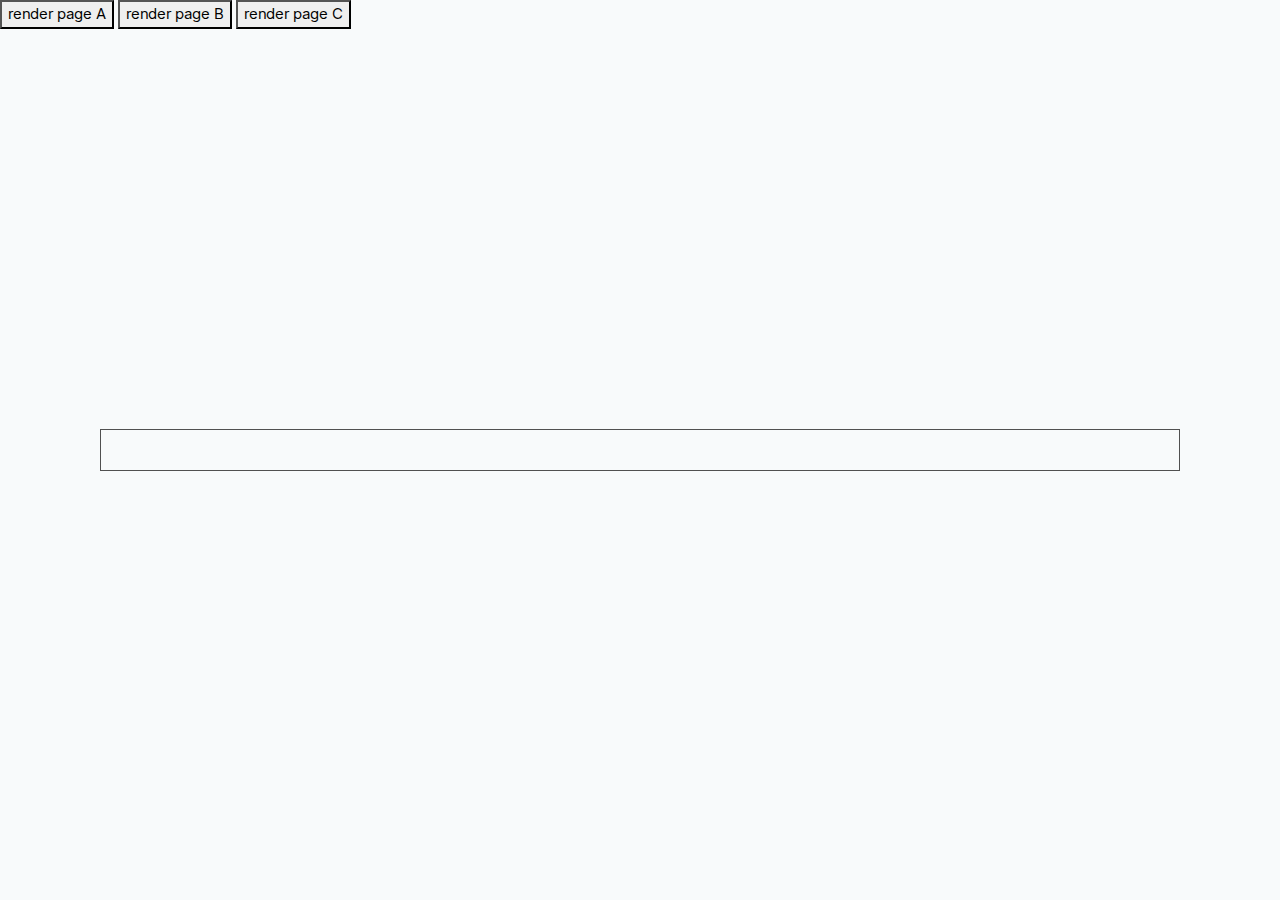
<file: index.html>
<!doctype html>
<html lang="en">

<head>
  <meta charset="UTF-8">
  <meta name="viewport" content="width=device-width, initial-scale=1">
  <meta http-equiv="X-UA-Compatible" content="ie=edge">
  <title>Nago - Admin & Dashboard HTML Template</title>

  <!-- Style -->
  <link rel="stylesheet" href="./nago/vendors/select2/css/select2.min.css" type="text/css">

  <!-- Favicon -->
  <link rel="shortcut icon" href="./nago/assets/media/image/favicon.png" />

  <!-- Plugin styles -->
  <link rel="stylesheet" href="./nago/vendors/bundle.css" type="text/css">

  <!-- Prism -->
  <link rel="stylesheet" href="./nago/vendors/prism/prism.css" type="text/css">

  <!-- App styles -->
  <link rel="stylesheet" href="./nago/assets/css/app.min.css" type="text/css">

  <link rel="stylesheet" href="./nago/assets/css/work.css" type="text/css">
  <style>
    .demo {
      position: absolute;
      top: 0;
      left: 0;
    }
  </style>
</head>

<body class="mobile-container">
  <div class="demo">
    <button class="demo-btn" id="demo-page-A">render page A</button>
    <button class="demo-btn" id="demo-page-B">render page B</button>
    <button class="demo-btn" id="demo-page-C">render page C</button>
  </div>

  <div id="page-main">
    <div id="pageA">
    </div>
    <div id="pageB">
    </div>
    <div id="pageC">
    </div>

  </div>

  <script src="./nago/vendors/bundle.js"></script>

  <script src="./nago/vendors/charts/justgage/raphael-2.1.4.min.js"></script>
  <script src="./nago/vendors/charts/justgage/justgage.js"></script>

  <!-- Javascript -->
  <script src="./nago/vendors/select2/js/select2.min.js"></script>
  <div class="colors"> <!-- To use theme colors with Javascript -->
    <div class="bg-primary"></div>
    <div class="bg-primary-bright"></div>
    <div class="bg-secondary"></div>
    <div class="bg-secondary-bright"></div>
    <div class="bg-info"></div>
    <div class="bg-info-bright"></div>
    <div class="bg-success"></div>
    <div class="bg-success-bright"></div>
    <div class="bg-danger"></div>
    <div class="bg-danger-bright"></div>
    <div class="bg-warning"></div>
    <div class="bg-warning-bright"></div>
  </div>


  <!-- Javascript -->


  <script src="./nago/assets/js/custom/helpers.js"></script>


  <script src="./nago/assets/js/custom/pageA.js"></script>
  <script src="./nago/assets/js/custom/pageB.js"></script>
  <script src="./nago/assets/js/custom/pageC.js"></script>

  <script src="./nago/assets/js/custom/main.js"></script>
</body>


</html>
</file>
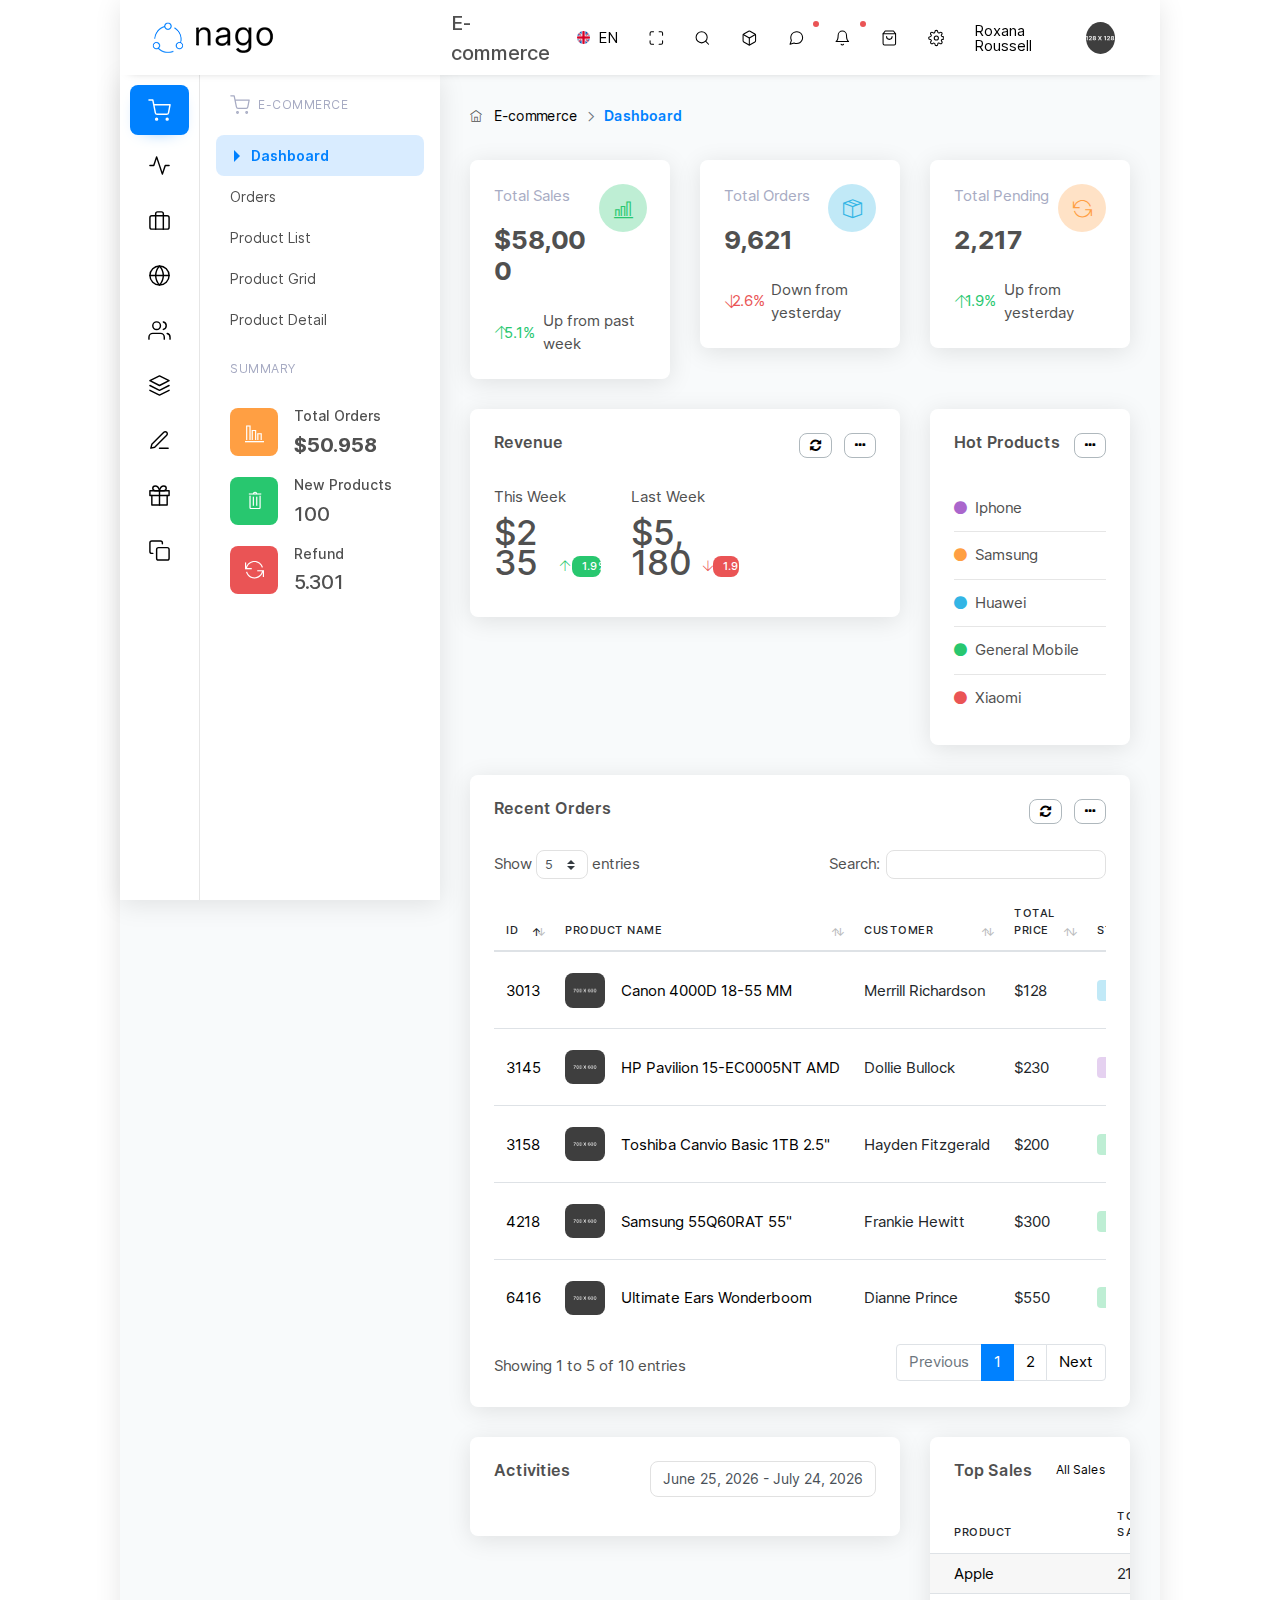
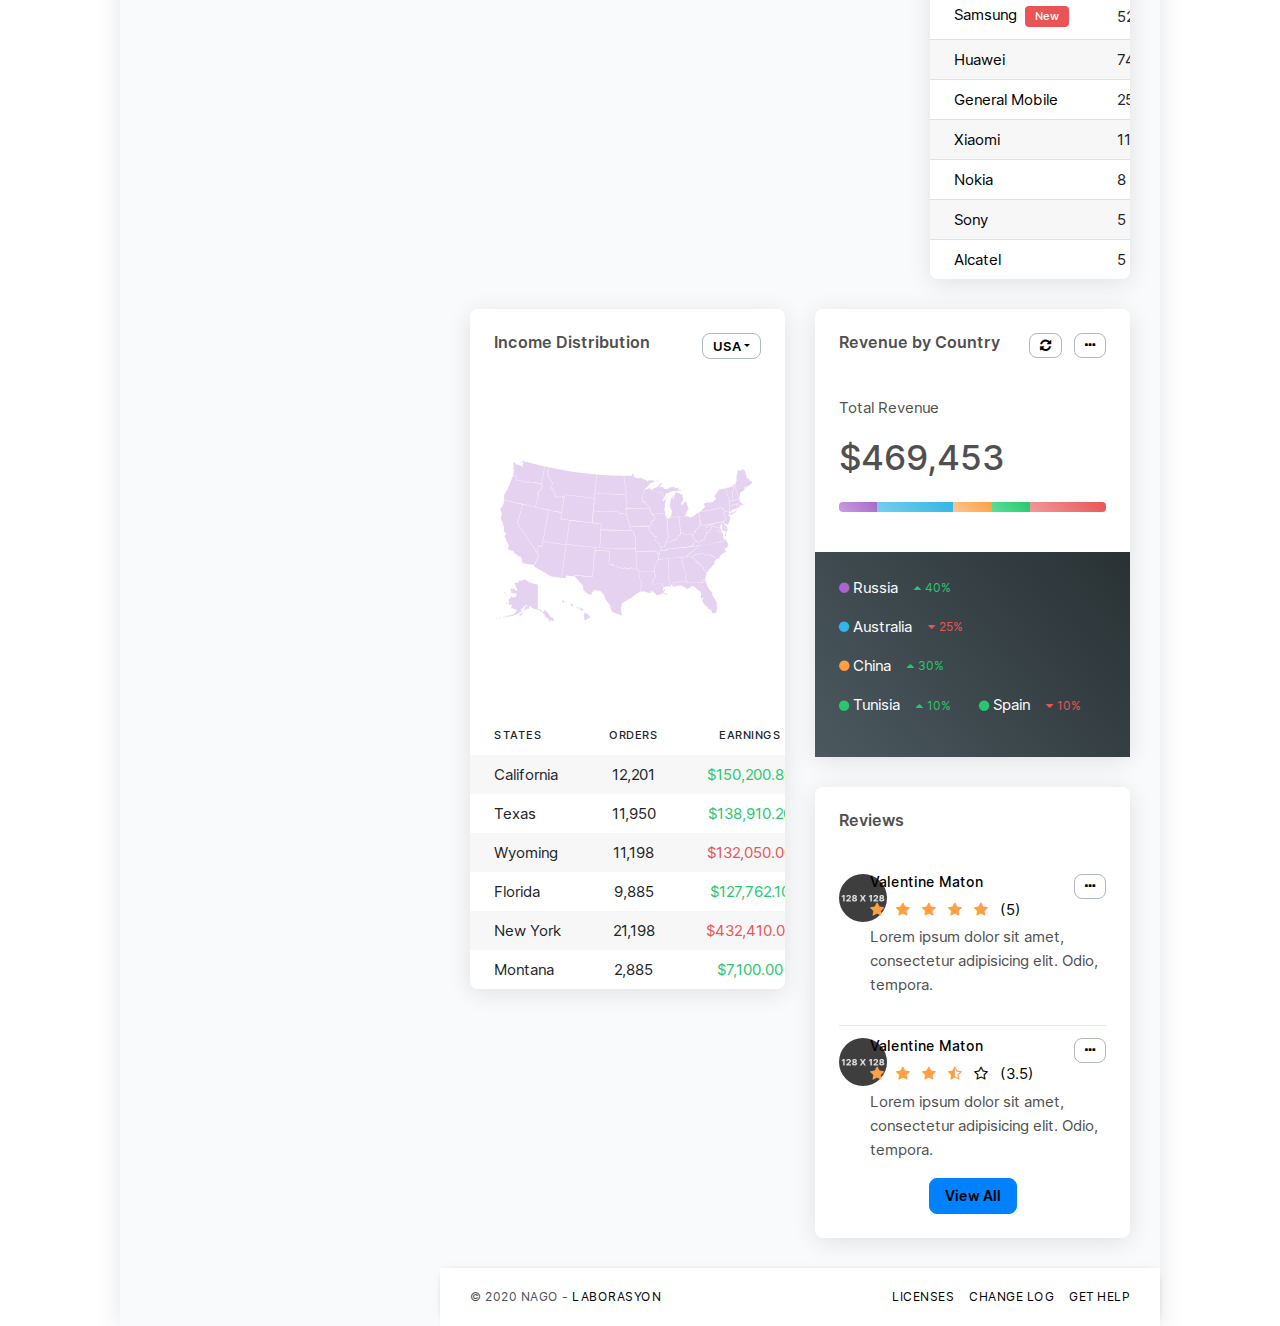
<file: nago/html/boxed-layout/index.html>
<!doctype html>
<html lang="en">
<head>
    <meta charset="UTF-8">
    <meta name="viewport" content="width=device-width, initial-scale=1">
    <meta http-equiv="X-UA-Compatible" content="ie=edge">
    <title>Nago - Admin & Dashboard HTML Template</title>

    <!-- Favicon -->
    <link rel="shortcut icon" href="../../assets/media/image/favicon.png"/>

    <!-- Plugin styles -->
    <link rel="stylesheet" href="../../vendors/bundle.css" type="text/css">

        <!-- Slick -->
    <link rel="stylesheet" href="../../vendors/slick/slick.css" type="text/css">
    <link rel="stylesheet" href="../../vendors/slick/slick-theme.css" type="text/css">

    <!-- Daterangepicker -->
    <link rel="stylesheet" href="../../vendors/datepicker/daterangepicker.css" type="text/css">

    <!-- DataTable -->
    <link rel="stylesheet" href="../../vendors/dataTable/datatables.min.css" type="text/css">

    <!-- App styles -->
    <link rel="stylesheet" href="../../assets/css/app.min.css" type="text/css">
</head>
<body  class="boxed-layout">

<!-- begin::preloader-->
<div class="preloader">
    <div class="preloader-icon"></div>
</div>
<!-- end::preloader -->

<!-- BEGIN: Sidebar Group -->
<div class="sidebar-group">

    <!-- BEGIN: User Menu -->
    <div class="sidebar" id="user-menu">
        <div class="py-4 text-center" data-backround-image="../../assets/media/image/image1.jpg">
            <figure class="avatar avatar-lg mb-3 border-0">
                <img src="../../assets/media/image/user/women_avatar1.jpg" class="rounded-circle" alt="image">
            </figure>
            <h5 class="d-flex align-items-center justify-content-center">Roxana Roussell</h5>
            <div>
                Balance: <strong>$500</strong>
            </div>
        </div>
        <div class="card mb-0 card-body shadow-none">
            <div class="mb-4">
                <div class="list-group list-group-flush">
                    <a href="profile.html" class="list-group-item p-l-r-0">Profile</a>
                    <a href="#" class="list-group-item p-l-r-0 d-flex">Followers</a>
                    <a href="mail.html" class="list-group-item p-l-r-0 d-flex">
                        Inbox <span class="badge badge-danger ml-auto">2</span>
                    </a>
                    <a href="#" class="list-group-item p-l-r-0">Billing</a>
                    <a href="#" class="list-group-item p-l-r-0" data-sidebar-target="#settings">Settings</a>
                    <a href="login.html" class="list-group-item p-l-r-0 text-danger" data-sidebar-target="#settings">Sign Out!</a>
                </div>
            </div>
            <div class="mb-4">
                <h6 class="d-flex justify-content-between">
                    Completed Tasks
                    <span class="float-right">%68</span>
                </h6>
                <div class="progress" style="height:5px;">
                    <div class="progress-bar bg-secondary" role="progressbar" style="width: 68%;"
                         aria-valuenow="68"
                         aria-valuemin="0" aria-valuemax="100"></div>
                </div>
            </div>
            <div class="mb-4">
                <h6 class="d-flex justify-content-between">
                    Storage
                    <span>%25</span>
                </h6>
                <div class="progress" style="height: 5px;">
                    <div class="progress-bar bg-info" role="progressbar" style="width: 40%;" aria-valuenow="40"
                         aria-valuemin="0" aria-valuemax="100"></div>
                </div>
            </div>
            <div class="mb-4">
                <h6>About</h6>
                <p class="text-muted mb-0">I love reading, traveling and discovering new things. You need to be happy in
                    life.</p>
            </div>
            <div class="mb-4">
                <h6>City</h6>
                <p class="text-muted mb-0">Germany / Berlin</p>
            </div>
            <div class="mb-4">
                <h6>Social Links</h6>
                <ul class="list-inline">
                    <li class="list-inline-item">
                        <a href="#" class="btn btn-sm btn-floating btn-facebook">
                            <i class="fa fa-facebook"></i>
                        </a>
                    </li>
                    <li class="list-inline-item">
                        <a href="#" class="btn btn-sm btn-floating btn-twitter">
                            <i class="fa fa-twitter"></i>
                        </a>
                    </li>
                    <li class="list-inline-item">
                        <a href="#" class="btn btn-sm btn-floating btn-dribbble">
                            <i class="fa fa-dribbble"></i>
                        </a>
                    </li>
                    <li class="list-inline-item">
                        <a href="#" class="btn btn-sm btn-floating btn-whatsapp">
                            <i class="fa fa-whatsapp"></i>
                        </a>
                    </li>
                    <li class="list-inline-item">
                        <a href="#" class="btn btn-sm btn-floating btn-linkedin">
                            <i class="fa fa-linkedin"></i>
                        </a>
                    </li>
                </ul>
            </div>
        </div>
    </div>
    <!-- END: User Menu -->

    <!-- BEGIN: Settings -->
    <div class="sidebar" id="settings">
        <div class="card">
            <div class="card-body">
                <h6 class="card-title">Settings</h6>
                <ul class="list-group list-group-flush">
                    <li class="list-group-item pl-0 pr-0">
                        <div class="custom-control custom-switch">
                            <input type="checkbox" class="custom-control-input" id="customSwitch1" checked>
                            <label class="custom-control-label" for="customSwitch1">Allow notifications.</label>
                        </div>
                    </li>
                    <li class="list-group-item pl-0 pr-0">
                        <div class="custom-control custom-switch">
                            <input type="checkbox" class="custom-control-input" id="customSwitch2">
                            <label class="custom-control-label" for="customSwitch2">Hide user requests</label>
                        </div>
                    </li>
                    <li class="list-group-item pl-0 pr-0">
                        <div class="custom-control custom-switch">
                            <input type="checkbox" class="custom-control-input" id="customSwitch3" checked>
                            <label class="custom-control-label" for="customSwitch3">Speed up demands</label>
                        </div>
                    </li>
                    <li class="list-group-item pl-0 pr-0">
                        <div class="custom-control custom-switch">
                            <input type="checkbox" class="custom-control-input" id="customSwitch4" checked>
                            <label class="custom-control-label" for="customSwitch4">Hide menus</label>
                        </div>
                    </li>
                    <li class="list-group-item pl-0 pr-0">
                        <div class="custom-control custom-switch">
                            <input type="checkbox" class="custom-control-input" id="customSwitch5">
                            <label class="custom-control-label" for="customSwitch5">Remember next visits</label>
                        </div>
                    </li>
                    <li class="list-group-item pl-0 pr-0">
                        <div class="custom-control custom-switch">
                            <input type="checkbox" class="custom-control-input" id="customSwitch6">
                            <label class="custom-control-label" for="customSwitch6">Enable report
                                generation.</label>
                        </div>
                    </li>
                </ul>
            </div>
        </div>
    </div>
    <!-- END: Settings -->

</div>
<!-- END: Sidebar Group -->

<!-- begin::main -->
<div class="layout-wrapper">

    <!-- begin::header -->
    <div class="header d-print-none">

        <div class="header-left">
            <div class="navigation-toggler">
                <a href="#" data-action="navigation-toggler">
                    <i data-feather="menu"></i>
                </a>
            </div>
            <div class="header-logo">
                <a href=index.html>
                    <img class="logo" src="../../assets/media/image/logo.png" alt="logo">
                    <img class="logo-light" src="../../assets/media/image/logo-light.png" alt="light logo">
                </a>
            </div>
        </div>

        <div class="header-body">
            <div class="header-body-left">
                <div class="page-title">
                    <h4>E-commerce</h4>
                </div>
            </div>
            <div class="header-body-right">
                <ul class="navbar-nav">

                    <li class="nav-item">
                        <a href="#" title="Language" class="nav-link" data-toggle="dropdown">
                            <img width="18" src="../../assets/media/image/flags/262-united-kingdom.png"
                                 alt="flag"
                                 class="mr-2 rounded" title="United Kingdom"> EN
                        </a>
                        <div class="dropdown-menu">
                            <a href="#" class="dropdown-item">
                                <img width="18" src="../../assets/media/image/flags/003-tanzania.png"
                                     class="mr-2 rounded"
                                     alt="flag">
                                Tanzania
                            </a>
                            <a href="#" class="dropdown-item">
                                <img width="18" src="../../assets/media/image/flags/261-china.png"
                                     class="mr-2 rounded"
                                     alt="flag"> China
                            </a>
                            <a href="#" class="dropdown-item">
                                <img width="18" src="../../assets/media/image/flags/013-tunisia.png"
                                     class="mr-2 rounded"
                                     alt="flag">
                                Tunisia
                            </a>
                            <a href="#" class="dropdown-item">
                                <img width="18" src="../../assets/media/image/flags/044-spain.png"
                                     class="mr-2 rounded"
                                     alt="flag"> Spain
                            </a>
                        </div>
                    </li>

                    <!-- begin::header fullscreen -->
                    <li class="nav-item dropdown">
                        <a href="#" class="nav-link" title="Fullscreen" data-toggle="fullscreen">
                            <i class="maximize" data-feather="maximize"></i>
                            <i class="minimize" data-feather="minimize"></i>
                        </a>
                    </li>
                    <!-- end::header fullscreen -->

                    <!-- begin::header search -->
                    <li class="nav-item">
                        <a href="#" class="nav-link" title="Search" data-toggle="dropdown">
                            <i data-feather="search"></i>
                        </a>
                        <div class="dropdown-menu p-2 dropdown-menu-right">
                            <form>
                                <div class="input-group">
                                    <input type="text" class="form-control" placeholder="Search">
                                    <div class="input-group-prepend">
                                        <button class="btn" type="button">
                                            <i data-feather="search"></i>
                                        </button>
                                    </div>
                                </div>
                            </form>
                        </div>
                    </li>
                    <!-- end::header search -->

                    <!-- begin::apps -->
                    <li class="nav-item dropdown">
                        <a href="#" class="nav-link" title="Apps" data-toggle="dropdown">
                            <i data-feather="box"></i>
                        </a>
                        <div class="dropdown-menu dropdown-menu-right dropdown-menu-big">
                            <div class="bg-dark p-4 text-center d-flex justify-content-between">
                                <h5 class="mb-0">Apps</h5>
                            </div>
                            <div class="p-3">
                                <div class="row row-xs">
                                    <div class="col-6">
                                        <a href="chat.html">
                                            <div class="border-radius-1 text-center mb-3">
                                                <figure class="avatar avatar-lg border-0">
                                                <span class="avatar-title bg-primary text-white rounded-circle">
                                                    <i class="width-30 height-30" data-feather="message-circle"></i>
                                                </span>
                                                </figure>
                                                <div class="mt-2">Chat</div>
                                            </div>
                                        </a>
                                    </div>
                                    <div class="col-6">
                                        <a href="mail.html">
                                            <div class="border-radius-1 text-center mb-3">
                                                <figure class="avatar avatar-lg border-0">
                                                <span class="avatar-title bg-secondary text-white rounded-circle">
                                                    <i class="width-30 height-30" data-feather="mail"></i>
                                                </span>
                                                </figure>
                                                <div class="mt-2">Mail</div>
                                            </div>
                                        </a>
                                    </div>
                                    <div class="col-6">
                                        <a href="todo-list.html">
                                            <div class="border-radius-1 text-center">
                                                <figure class="avatar avatar-lg border-0">
                                                <span class="avatar-title bg-info text-white rounded-circle">
                                                    <i class="width-30 height-30" data-feather="check-circle"></i>
                                                </span>
                                                </figure>
                                                <div class="mt-2">Todo List</div>
                                            </div>
                                        </a>
                                    </div>
                                    <div class="col-6">
                                        <a href="file-manager.html">
                                            <div class="border-radius-1 text-center">
                                                <figure class="avatar avatar-lg border-0">
                                                <span class="avatar-title bg-warning text-white rounded-circle">
                                                    <i class="width-30 height-30" data-feather="file"></i>
                                                </span>
                                                </figure>
                                                <div class="mt-2">File Manager</div>
                                            </div>
                                        </a>
                                    </div>
                                </div>
                            </div>
                        </div>
                    </li>
                    <!-- end::apps -->

                    <!-- begin::header messages dropdown -->
                    <li class="nav-item dropdown">
                        <a href="#" class="nav-link nav-link-notify" title="Chats" data-toggle="dropdown">
                            <i data-feather="message-circle"></i>
                        </a>
                        <div class="dropdown-menu dropdown-menu-right dropdown-menu-big">
                            <div class="bg-dark p-4 text-center d-flex justify-content-between align-items-center">
                                <h5 class="mb-0">Chats</h5>
                                <small class="opacity-7">2 unread chats</small>
                            </div>
                            <div>
                                <ul class="list-group list-group-flush">
                                    <li>
                                        <a href="#" class="list-group-item d-flex align-items-center hide-show-toggler">
                                            <div>
                                                <figure class="avatar mr-2">
                                                    <img src="../../assets/media/image/user/man_avatar1.jpg"
                                                         class="rounded-circle" alt="user">
                                                </figure>
                                            </div>
                                            <div class="flex-grow-1">
                                                <p class="mb-0 line-height-20 d-flex justify-content-between">
                                                    Herbie Pallatina
                                                    <i title="Mark as read" data-toggle="tooltip"
                                                       class="hide-show-toggler-item fa fa-circle-o font-size-11"></i>
                                                </p>
                                                <div class="small text-muted">
                                                    <span class="mr-2">02:30 PM</span>
                                                    <span>Have you madimage</span>
                                                </div>
                                            </div>
                                        </a>
                                    </li>
                                    <li>
                                        <a href="#"
                                           class="list-group-item d-flex align-items-center hide-show-toggler">
                                            <div>
                                                <figure class="avatar mr-2">
                                                    <img src="../../assets/media/image/user/women_avatar5.jpg"
                                                         class="rounded-circle" alt="user">
                                                </figure>
                                            </div>
                                            <div class="flex-grow-1">
                                                <p class="mb-0 line-height-20 d-flex justify-content-between">
                                                    Andrei Miners
                                                    <i title="Mark as read" data-toggle="tooltip"
                                                       class="hide-show-toggler-item fa fa-circle-o font-size-11"></i>
                                                </p>
                                                <div class="small text-muted">
                                                    <span class="mr-2">08:36 PM</span>
                                                    <span>I have a meetinimage</span>
                                                </div>
                                            </div>
                                        </a>
                                    </li>
                                    <li class="text-divider small pb-2 pl-3 pt-3">
                                        <span>Old chats</span>
                                    </li>
                                    <li>
                                        <a href="#"
                                           class="list-group-item d-flex align-items-center hide-show-toggler">
                                            <div>
                                                <figure class="avatar mr-2">
                                                    <img src="../../assets/media/image/user/man_avatar3.jpg"
                                                         class="rounded-circle" alt="user">
                                                </figure>
                                            </div>
                                            <div class="flex-grow-1">
                                                <p class="mb-0 line-height-20 d-flex justify-content-between">
                                                    Kevin added
                                                    <i title="Mark as unread" data-toggle="tooltip"
                                                       class="hide-show-toggler-item fa fa-check font-size-11"></i>
                                                </p>
                                                <div class="small text-muted">
                                                    <span class="mr-2">11:09 PM</span>
                                                    <span>Have you madimage</span>
                                                </div>
                                            </div>
                                        </a>
                                    </li>
                                    <li>
                                        <a href="#" class="list-group-item d-flex align-items-center hide-show-toggler">
                                            <div>
                                                <figure class="avatar mr-2">
                                                    <img src="../../assets/media/image/user/man_avatar2.jpg"
                                                         class="rounded-circle" alt="user">
                                                </figure>
                                            </div>
                                            <div class="flex-grow-1">
                                                <p class="mb-0 line-height-20 d-flex justify-content-between">
                                                    Eugenio Carnelley
                                                    <i title="Mark as unread" data-toggle="tooltip"
                                                       class="hide-show-toggler-item fa fa-check font-size-11"></i>
                                                </p>
                                                <div class="small text-muted">
                                                    <span class="mr-2">Yesterday</span>
                                                    <span>I have a meetinimage</span>
                                                </div>
                                            </div>
                                        </a>
                                    </li>
                                    <li>
                                        <a href="#"
                                           class="list-group-item d-flex align-items-center hide-show-toggler">
                                            <div>
                                                <figure class="avatar mr-2">
                                                    <img src="../../assets/media/image/user/women_avatar1.jpg"
                                                         class="rounded-circle" alt="user">
                                                </figure>
                                            </div>
                                            <div class="flex-grow-1">
                                                <p class="mb-0 line-height-20 d-flex justify-content-between">
                                                    Neely Ferdinand
                                                    <i title="Mark as unread" data-toggle="tooltip"
                                                       class="hide-show-toggler-item fa fa-check font-size-11"></i>
                                                </p>
                                                <div class="small text-muted">
                                                    <span class="mr-2">Yesterday</span>
                                                    <span>I have a meetinimage</span>
                                                </div>
                                            </div>
                                        </a>
                                    </li>
                                </ul>
                            </div>
                            <div class="p-2 text-right border-top">
                                <ul class="list-inline small">
                                    <li class="list-inline-item mb-0">
                                        <a href="#">Mark All Read</a>
                                    </li>
                                </ul>
                            </div>
                        </div>
                    </li>
                    <!-- end::header messages dropdown -->

                    <!-- begin::header notification dropdown -->
                    <li class="nav-item dropdown">
                        <a href="#" class="nav-link nav-link-notify" title="Notifications" data-toggle="dropdown">
                            <i data-feather="bell"></i>
                        </a>
                        <div class="dropdown-menu dropdown-menu-right dropdown-menu-big">
                            <div class="bg-dark p-4 text-center d-flex justify-content-between align-items-center">
                                <h5 class="mb-0">Notifications</h5>
                                <small class="opacity-7">1 unread notifications</small>
                            </div>
                            <div>
                                <ul class="list-group list-group-flush">
                                    <li>
                                        <a href="#" class="list-group-item d-flex align-items-center hide-show-toggler">
                                            <div>
                                                <figure class="avatar mr-2">
                                                <span
                                                    class="avatar-title bg-success-bright text-success rounded-circle">
                                                    <i class="ti-user"></i>
                                                </span>
                                                </figure>
                                            </div>
                                            <div class="flex-grow-1">
                                                <p class="mb-0 line-height-20 d-flex justify-content-between">
                                                    New customer registered
                                                    <i title="Mark as read" data-toggle="tooltip"
                                                       class="hide-show-toggler-item fa fa-circle-o font-size-11"></i>
                                                </p>
                                                <span class="text-muted small">20 min ago</span>
                                            </div>
                                        </a>
                                    </li>
                                    <li class="text-divider small pb-2 pl-3 pt-3">
                                        <span>Old notifications</span>
                                    </li>
                                    <li>
                                        <a href="#" class="list-group-item d-flex align-items-center hide-show-toggler">
                                            <div>
                                                <figure class="avatar mr-2">
                                                <span
                                                    class="avatar-title bg-warning-bright text-warning rounded-circle">
                                                    <i class="ti-package"></i>
                                                </span>
                                                </figure>
                                            </div>
                                            <div class="flex-grow-1">
                                                <p class="mb-0 line-height-20 d-flex justify-content-between">
                                                    New Order Recieved
                                                    <i title="Mark as unread" data-toggle="tooltip"
                                                       class="hide-show-toggler-item fa fa-check font-size-11"></i>
                                                </p>
                                                <span class="text-muted small">45 sec ago</span>
                                            </div>
                                        </a>
                                    </li>
                                    <li>
                                        <a href="#"
                                           class="list-group-item d-flex align-items-center hide-show-toggler">
                                            <div>
                                                <figure class="avatar mr-2">
                                                <span class="avatar-title bg-danger-bright text-danger rounded-circle">
                                                    <i class="ti-server"></i>
                                                </span>
                                                </figure>
                                            </div>
                                            <div class="flex-grow-1">
                                                <p class="mb-0 line-height-20 d-flex justify-content-between">
                                                    Server Limit Reached!
                                                    <i title="Mark as unread" data-toggle="tooltip"
                                                       class="hide-show-toggler-item fa fa-check font-size-11"></i>
                                                </p>
                                                <span class="text-muted small">55 sec ago</span>
                                            </div>
                                        </a>
                                    </li>
                                    <li>
                                        <a href="#"
                                           class="list-group-item d-flex align-items-center hide-show-toggler">
                                            <div>
                                                <figure class="avatar mr-2">
                                                <span class="avatar-title bg-info-bright text-info rounded-circle">
                                                    <i class="ti-layers"></i>
                                                </span>
                                                </figure>
                                            </div>
                                            <div class="flex-grow-1">
                                                <p class="mb-0 line-height-20 d-flex align-items-center justify-content-between">
                                                    Apps are ready for update
                                                    <i title="Mark as unread" data-toggle="tooltip"
                                                       class="hide-show-toggler-item fa fa-check font-size-11"></i>
                                                </p>
                                                <span class="text-muted small">Yesterday</span>
                                            </div>
                                        </a>
                                    </li>
                                </ul>
                            </div>
                            <div class="p-2 text-right border-top">
                                <ul class="list-inline small">
                                    <li class="list-inline-item mb-0">
                                        <a href="#">Mark All Read</a>
                                    </li>
                                </ul>
                            </div>
                        </div>
                    </li>
                    <!-- end::header notification dropdown -->

                    <!-- BEGIN: Cart -->
                    <li class="nav-item">
                        <a href="#" title="Cart" class="nav-link" data-toggle="dropdown">
                            <i data-feather="shopping-bag"></i>
                        </a>
                        <div class="dropdown-menu dropdown-menu-right dropdown-menu-big">
                            <div class="bg-dark p-4 text-center d-flex justify-content-between align-items-center">
                                <h5 class="mb-0">Cart</h5>
                                <small class="opacity-7">3 products</small>
                            </div>
                            <div>
                                <div class="list-group list-group-flush">
                                    <a href="#" class="p-3 list-group-item d-flex">
                                        <div>
                                            <figure class="avatar mr-3">
                                                <img src="../../assets/media/image/products/product6.png"
                                                     alt="Canon 4000D 18-55 MM">
                                            </figure>
                                        </div>
                                        <div class="flex-grow-1">
                                            <p class="mb-0 line-height-20 d-flex justify-content-between">
                                                Canon 4000D 18-55 MM
                                                <i title="Close" data-toggle="tooltip"
                                                   class="hide-show-toggler-item ti-close"></i>
                                            </p>
                                            <span class="text-muted small">1 X $1,200</span>
                                        </div>
                                    </a>
                                    <a href="#" class="p-3 list-group-item d-flex">
                                        <div>
                                            <figure class="avatar mr-3">
                                                <img src="../../assets/media/image/products/product3.png"
                                                     alt="pineapple">
                                            </figure>
                                        </div>
                                        <div class="flex-grow-1">
                                            <p class="mb-0 line-height-20 d-flex justify-content-between">
                                                Snopy SN-BT96 Pretty
                                                <i title="Close" data-toggle="tooltip"
                                                   class="hide-show-toggler-item ti-close"></i>
                                            </p>
                                            <span class="text-muted small">1 X $250</span>
                                        </div>
                                    </a>
                                    <a href="#" class="p-3 list-group-item d-flex">
                                        <div>
                                            <figure class="avatar mr-3">
                                                <img src="../../assets/media/image/products/product7.png"
                                                     class="rounded" alt="pineapple">
                                            </figure>
                                        </div>
                                        <div class="flex-grow-1">
                                            <p class="mb-0 line-height-20 d-flex justify-content-between">
                                                Lenovo Tab E10 TB-X104F 32GB
                                                <i title="Close" data-toggle="tooltip"
                                                   class="hide-show-toggler-item ti-close"></i>
                                            </p>
                                            <span class="text-muted small">2 X $100</span>
                                        </div>
                                    </a>
                                </div>
                            </div>
                            <div class="p-3 border-top text-right">
                                <p class="d-flex justify-content-between align-items-center mb-2">
                                    <span>Sub Total</span>
                                    <span>$1,650</span>
                                </p>
                                <p class="d-flex justify-content-between align-items-center mb-2">
                                    <span>Taxes</span>
                                    <span>$15</span>
                                </p>
                                <p class="d-flex justify-content-between align-items-center mb-2 font-weight-bold">
                                    <span>Total</span>
                                    <span>$1,675</span>
                                </p>
                                <button class="btn btn-primary btn-block mt-2">
                                    Order and Payment <i class="ti-arrow-right ml-2"></i>
                                </button>
                            </div>
                        </div>
                    </li>
                    <!-- END: Cart -->

                    <!-- begin::settings -->
                    <li class="nav-item dropdown">
                        <a href="#" class="nav-link" title="Settings" data-sidebar-target="#settings">
                            <i data-feather="settings"></i>
                        </a>
                    </li>
                    <!-- end::settings -->

                    <!-- begin::user menu -->
                    <li class="nav-item dropdown">
                        <a href="#" class="nav-link" title="User menu" data-sidebar-target="#user-menu">
                            <span class="mr-2 d-sm-inline d-none">Roxana Roussell</span>
                            <figure class="avatar avatar-sm">
                                <img src="../../assets/media/image/user/women_avatar1.jpg" class="rounded-circle"
                                     alt="avatar">
                            </figure>
                        </a>
                    </li>
                    <!-- end::user menu -->

                </ul>

                <!-- begin::mobile header toggler -->
                <ul class="navbar-nav d-flex align-items-center">
                    <li class="nav-item header-toggler">
                        <a href="#" class="nav-link">
                            <i data-feather="arrow-down"></i>
                        </a>
                    </li>
                </ul>
                <!-- end::mobile header toggler -->
            </div>
        </div>

    </div>
    <!-- end::header -->

    <div class="content-wrapper">

        <!-- begin::navigation -->
        <div class="navigation">
            <div class="navigation-menu-tab">
                <ul>
                    <li>
                        <a href="#" data-toggle="tooltip" data-placement="right" title="Ecommerce"
                           data-nav-target="#ecommerce">
                            <i data-feather="shopping-cart"></i>
                        </a>
                    </li>
                    <li>
                        <a href="#" data-toggle="tooltip" data-placement="right" title="Analytics"
                           data-nav-target="#analytics">
                            <i data-feather="activity"></i>
                        </a>
                    </li>
                    <li>
                        <a href="#" data-toggle="tooltip" data-placement="right" title="Projects"
                           data-nav-target="#projects">
                            <i data-feather="briefcase"></i>
                        </a>
                    </li>
                    <li>
                        <a href="#" data-toggle="tooltip"
                           data-placement="right" title="Apps" data-nav-target="#apps">
                            <i data-feather="globe"></i>
                        </a>
                    </li>
                    <li>
                        <a href="#" data-toggle="tooltip" data-placement="right" title="User"
                           data-nav-target="#user">
                            <i data-feather="users"></i>
                        </a>
                    </li>
                    <li>
                        <a href="#" data-toggle="tooltip"
                           data-placement="right" title="Components"
                           data-nav-target="#components">
                            <i data-feather="layers"></i>
                        </a>
                    </li>
                    <li>
                        <a href="#" data-toggle="tooltip"
                           data-placement="right" title="Forms"
                           data-nav-target="#forms">
                            <i data-feather="edit-3"></i>
                        </a>
                    </li>
                    <li>
                        <a href="#" data-toggle="tooltip"
                           data-placement="right" title="Plugins"
                           data-nav-target="#plugins">
                            <i data-feather="gift"></i>
                        </a>
                    </li>
                    <li>
                        <a href="#" data-toggle="tooltip"
                           data-placement="right" title="Pages" data-nav-target="#pages">
                            <i data-feather="copy"></i>
                        </a>
                    </li>
                </ul>
            </div>
            <div class="navigation-menu-body">
                <div class="navigation-menu-group">
                    <div id="ecommerce">
                        <ul>
                            <li class="navigation-divider d-flex align-items-center">
                                <i class="mr-2" data-feather="shopping-cart"></i> E-commerce
                            </li>
                            <li>
                                <a  class="active"
                                    href="ecommerce-dashboard.html">Dashboard</a></li>
                            <li>
                                <a  href="orders.html">Orders</a></li>
                            <li>
                                <a  href="product-list.html">Product List</a></li>
                            <li>
                                <a  href="product-grid.html">Product Grid</a></li>
                            <li>
                                <a  href="product-detail.html">Product Detail</a></li>
                            <li class="navigation-divider">Summary</li>
                            <li>
                                <a href="#" class="d-flex align-items-start">
                                    <div>
                                        <figure class="avatar mr-3">
                                <span class="avatar-title bg-warning rounded">
                                    <i class="ti-bar-chart-alt"></i>
                                </span>
                                        </figure>
                                    </div>
                                    <div>
                                        <h6>Total Orders</h6>
                                        <h4 class="mb-0 font-weight-bold">$50.958</h4>
                                    </div>
                                </a>
                            </li>
                            <li>
                                <a href="#" class="d-flex align-items-start">
                                    <div>
                                        <figure class="avatar mr-3">
                                <span class="avatar-title bg-success rounded">
                                    <i class="ti-trash"></i>
                                </span>
                                        </figure>
                                    </div>
                                    <div>
                                        <h6>New Products</h6>
                                        <h4 class="mb-0">100</h4>
                                    </div>
                                </a>
                            </li>
                            <li>
                                <a href="#" class="d-flex align-items-start">
                                    <div>
                                        <figure class="avatar mr-3">
                                <span class="avatar-title bg-danger rounded">
                                    <i class="ti-reload"></i>
                                </span>
                                        </figure>
                                    </div>
                                    <div>
                                        <h6>Refund</h6>
                                        <h4 class="mb-0">5.301</h4>
                                    </div>
                                </a>
                            </li>
                        </ul>
                    </div>
                    <div id="analytics">
                        <ul>
                            <li class="navigation-divider d-flex align-items-center">
                                <i class="mr-2" data-feather="activity"></i> Analytics
                            </li>
                            <li>
                                <a  href="analytics-dashboard.html">Dashboard</a></li>
                            <li>
                                <a  href="customers.html">Customers</a></li>
                            <li class="navigation-divider">Summary</li>
                            <li>
                                <a href="#" class="d-flex align-items-start">
                                    <div>
                                        <figure class="avatar mr-2">
                                <span class="avatar-title bg-warning rounded-circle">
                                    <i class="ti-bar-chart-alt"></i>
                                </span>
                                        </figure>
                                    </div>
                                    <div>
                                        <h6 class="mb-0">Total Sales</h6>
                                        <p class="text-muted mb-0 small">This Mounth</p>
                                        <h4 class="mb-0">$50.958</h4>
                                    </div>
                                </a>
                            </li>
                            <li>
                                <a href="#" class="d-flex align-items-start">
                                    <div>
                                        <figure class="avatar mr-2">
                                <span class="avatar-title bg-success rounded-circle">
                                    <i class="ti-world"></i>
                                </span>
                                        </figure>
                                    </div>
                                    <div>
                                        <h6 class="mb-0">Projects</h6>
                                        <p class="text-muted mb-0 small">Today</p>
                                        <h4 class="mb-0">35</h4>
                                    </div>
                                </a>
                            </li>
                            <li>
                                <a href="#" class="d-flex align-items-start">
                                    <div>
                                        <figure class="avatar mr-2">
                                <span class="avatar-title bg-info rounded-circle">
                                    <i class="ti-user"></i>
                                </span>
                                        </figure>
                                    </div>
                                    <div>
                                        <h6 class="mb-0">Total Visitor</h6>
                                        <p class="text-muted mb-0 small">Today</p>
                                        <h4 class="mb-0">5.301</h4>
                                    </div>
                                </a>
                            </li>
                        </ul>
                    </div>
                    <div id="projects">
                        <ul>
                            <li class="navigation-divider d-flex align-items-center">
                                <i class="mr-2" data-feather="briefcase"></i> Projects
                            </li>
                            <li>
                                <a  href="projects-dashboard.html">Dashboard</a></li>
                            <li>
                                <a  href="project-list.html">Project List</a></li>
                            <li>
                                <a  href="project-grid.html">Project Grid</a></li>
                            <li>
                                <a  href="project-detail.html">Project Detail</a></li>
                            <li>
                                <a  href="clients.html">Clients</a></li>
                            <li class="navigation-divider">Summary</li>
                            <li>
                                <a href="#" class="d-flex align-items-start">
                                    <div>
                                        <figure class="avatar mr-2">
                                <span class="avatar-title bg-warning rounded-circle">
                                    <i class="ti-bar-chart-alt"></i>
                                </span>
                                        </figure>
                                    </div>
                                    <div>
                                        <h6 class="mb-0">Total Sales</h6>
                                        <p class="text-muted mb-0 small">This Mounth</p>
                                        <h4 class="mb-0">$50.958</h4>
                                    </div>
                                </a>
                            </li>
                            <li>
                                <a href="#" class="d-flex align-items-start">
                                    <div>
                                        <figure class="avatar mr-2">
                                <span class="avatar-title bg-success rounded-circle">
                                    <i class="ti-world"></i>
                                </span>
                                        </figure>
                                    </div>
                                    <div>
                                        <h6 class="mb-0">Projects</h6>
                                        <p class="text-muted mb-0 small">Today</p>
                                        <h4 class="mb-0">35</h4>
                                    </div>
                                </a>
                            </li>
                            <li>
                                <a href="#" class="d-flex align-items-start">
                                    <div>
                                        <figure class="avatar mr-2">
                                <span class="avatar-title bg-info rounded-circle">
                                    <i class="ti-user"></i>
                                </span>
                                        </figure>
                                    </div>
                                    <div>
                                        <h6 class="mb-0">Total Visitor</h6>
                                        <p class="text-muted mb-0 small">Today</p>
                                        <h4 class="mb-0">5.301</h4>
                                    </div>
                                </a>
                            </li>
                        </ul>
                    </div>
                    <div id="apps">
                        <ul>
                            <li class="navigation-divider d-flex align-items-center">
                                <i class="mr-2" data-feather="globe"></i> Apps
                            </li>
                            <li>
                                <a  href="chat.html">
                                    <span>Chat</span>
                                    <span class="badge badge-danger">5</span>
                                </a>
                            </li>
                            <li>
                                <a  href="mail.html">
                                    <span>Mail</span>
                                </a>
                            </li>
                            <li>
                                <a  href="todo-list.html">
                                    <span>Todo List</span>
                                    <span class="badge badge-warning">2</span>
                                </a>
                            </li>
                            <li>
                                <a  href="file-manager.html">
                                    <span>File Manager</span>
                                </a>
                            </li>
                            <li>
                                <a  href="calendar.html">
                                    <span>Calendar</span>
                                </a>
                            </li>
                            <li>
                                <a  href="gallery.html">
                                    <span>Gallery</span>
                                </a>
                            </li>
                            <li>
                                <a  href="invoice.html">Invoice</a></li>
                            <li class="navigation-divider">Recent Contacts</li>
                            <li>
                                <div class="list-group list-group-flush">
                                    <a href="#" class="list-group-item d-flex align-items-center">
                                        <div>
                                            <div class="avatar avatar-sm m-r-10">
                                                <img src="../../assets/media/image/user/man_avatar1.jpg"
                                                     class="rounded-circle" alt="image">
                                            </div>
                                        </div>
                                        <span>Valentine Maton</span>
                                    </a>
                                    <a href="#" class="list-group-item d-flex align-items-center">
                                        <div>
                                            <div class="avatar avatar-sm m-r-10">
                                                <img src="../../assets/media/image/user/women_avatar2.jpg"
                                                     class="rounded-circle" alt="image">
                                            </div>
                                        </div>
                                        <span>Holmes Cherryman</span>
                                    </a>
                                    <a href="#" class="list-group-item d-flex align-items-center">
                                        <div>
                                            <div class="avatar avatar-sm m-r-10">
                                                <img src="../../assets/media/image/user/women_avatar4.jpg"
                                                     class="rounded-circle" alt="image">
                                            </div>
                                        </div>
                                        <span>Kenneth Hune</span>
                                    </a>
                                    <a href="#" class="list-group-item d-flex align-items-center">
                                        <div>
                                            <div class="avatar avatar-sm m-r-10">
                                                <img src="../../assets/media/image/user/women_avatar3.jpg"
                                                     class="rounded-circle" alt="image">
                                            </div>
                                        </div>
                                        <span>Holmes Cherryman</span>
                                    </a>
                                    <a href="#" class="list-group-item d-flex align-items-center">
                                        <div>
                                            <div class="avatar avatar-sm m-r-10">
                                                <img src="../../assets/media/image/user/women_avatar5.jpg"
                                                     class="rounded-circle" alt="image">
                                            </div>
                                        </div>
                                        <span>Kenneth Hune</span>
                                    </a>
                                </div>
                            </li>
                        </ul>
                    </div>
                    <div id="user">
                        <ul>
                            <li class="navigation-divider d-flex align-items-center">
                                <i class="mr-2" data-feather="users"></i> User
                            </li>
                            <li>
                                <a  href="profile.html">Profile</a></li>
                            <li>
                                <a  href="user-list.html">User List</a></li>
                            <li>
                                <a  href="user-edit.html">User Edit</a></li>
                            <li><a href="login.html" target="_blank">Login</a></li>
                            <li><a href="register.html" target="_blank">Register</a></li>
                            <li><a href="recovery-password.html" target="_blank">Recovery Password</a>
                            </li>
                            <li><a href="lock-screen.html" target="_blank">Lock Screen</a></li>
                            <li class="navigation-divider">Followers</li>
                            <li>
                                <div class="avatar-group ml-4">
                                    <figure class="avatar avatar-sm">
                                        <a href="#" title="Krisha McAlees" data-toggle="tooltip">
                                            <img src="../../assets/media/image/user/women_avatar4.jpg" class="rounded-circle"
                                                 alt="avatar">
                                        </a>
                                    </figure>
                                    <figure class="avatar avatar-sm">
                                        <a href="#" title="Rozella Baskerfield" data-toggle="tooltip">
                                            <span class="avatar-title bg-info rounded-circle">R</span>
                                        </a>
                                    </figure>
                                    <figure class="avatar avatar-sm">
                                        <a href="#" title="Hilton Dew" data-toggle="tooltip">
                                            <img src="../../assets/media/image/user/man_avatar3.jpg" class="rounded-circle"
                                                 alt="avatar">
                                        </a>
                                    </figure>
                                    <figure class="avatar avatar-sm">
                                        <a href="#" title="Mellie Smittoune" data-toggle="tooltip">
                                            <img src="../../assets/media/image/user/man_avatar1.jpg" class="rounded-circle"
                                                 alt="avatar">
                                        </a>
                                    </figure>
                                    <figure class="avatar avatar-sm">
                                        <a href="#" title="Avery Hampshire" data-toggle="tooltip">
                                            <span class="avatar-title bg-warning rounded-circle">A</span>
                                        </a>
                                    </figure>
                                    <figure class="avatar avatar-sm">
                                        <a href="#" title="Krisha McAlees" data-toggle="tooltip">
                                            <img src="../../assets/media/image/user/women_avatar2.jpg" class="rounded-circle"
                                                 alt="avatar">
                                        </a>
                                    </figure>
                                    <figure class="avatar avatar-sm">
                                        <a href="#" title="Rozella Baskerfield" data-toggle="tooltip">
                                            <span class="avatar-title bg-success rounded-circle">R</span>
                                        </a>
                                    </figure>
                                    <figure class="avatar avatar-sm">
                                        <a href="#" title="Other" data-toggle="tooltip">
                                            <span class="avatar-title bg-dark rounded-circle">+5</span>
                                        </a>
                                    </figure>
                                </div>
                            </li>
                            <li class="navigation-divider">Following</li>
                            <li>
                                <div class="avatar-group ml-4">
                                    <figure class="avatar avatar-sm">
                                        <a href="#" title="Krisha McAlees" data-toggle="tooltip">
                                            <img src="../../assets/media/image/user/women_avatar5.jpg" class="rounded-circle"
                                                 alt="avatar">
                                        </a>
                                    </figure>
                                    <figure class="avatar avatar-sm">
                                        <a href="#" title="Darby Croci" data-toggle="tooltip">
                                            <span class="avatar-title bg-danger rounded-circle">D</span>
                                        </a>
                                    </figure>
                                    <figure class="avatar avatar-sm">
                                        <a href="#" title="Hilton Dew" data-toggle="tooltip">
                                            <img src="../../assets/media/image/user/man_avatar5.jpg" class="rounded-circle"
                                                 alt="avatar">
                                        </a>
                                    </figure>
                                    <figure class="avatar avatar-sm">
                                        <a href="#" title="Mellie Smittoune" data-toggle="tooltip">
                                            <img src="../../assets/media/image/user/man_avatar2.jpg" class="rounded-circle"
                                                 alt="avatar">
                                        </a>
                                    </figure>
                                    <figure class="avatar avatar-sm">
                                        <a href="#" title="Mahalia Lemme" data-toggle="tooltip">
                                            <span class="avatar-title bg-secondary rounded-circle">M</span>
                                        </a>
                                    </figure>
                                </div>
                            </li>
                        </ul>
                    </div>
                    <div id="components">
                        <ul>
                            <li class="navigation-divider d-flex align-items-center">
                                <i class="mr-2" data-feather="layers"></i> Components
                            </li>
                            <li>
                                <a href="#">Basic Components</a>
                                <ul>
                                    <li>
                                        <a  href="alert.html">Alerts</a></li>
                                    <li>
                                        <a  href="accordion.html">Accordion</a></li>
                                    <li>
                                        <a  href="buttons.html">Buttons</a></li>
                                    <li>
                                        <a  href="dropdown.html">Dropdown</a></li>
                                    <li>
                                        <a  href="list-group.html">List Group</a></li>
                                    <li>
                                        <a  href="pagination.html">Pagination</a></li>
                                    <li>
                                        <a  href="typography.html">Typography</a></li>
                                    <li>
                                        <a  href="media-object.html">Media Object</a>
                                    </li>
                                    <li>
                                        <a  href="progress.html">Progress</a></li>
                                    <li>
                                        <a  href="modal.html">Modal</a></li>
                                    <li>
                                        <a  href="spinners.html">Spinners</a></li>
                                    <li>
                                        <a  href="navs.html">Navs</a></li>
                                    <li>
                                        <a  href="tab.html">Tab</a></li>
                                    <li>
                                        <a  href="tooltip.html">Tooltip</a></li>
                                    <li>
                                        <a  href="popovers.html">Popovers</a></li>
                                </ul>
                            </li>
                            <li>
                                <a href="#">Cards</a>
                                <ul>
                                    <li>
                                        <a  href="basic-cards.html">Basic Cards </a></li>
                                    <li>
                                        <a  href="image-cards.html">Image Cards </a></li>
                                    <li>
                                        <a  href="scroll-cards.html">Scroll Cards </a></li>
                                    <li>
                                        <a  href="other-cards.html">Others Cards</a></li>
                                </ul>
                            </li>
                            <li>
                                <a href="#">Tables</a>
                                <ul>
                                    <li>
                                        <a  href="basic-tables.html">Basic Tables</a></li>
                                    <li>
                                        <a  href="dataTable.html">Datatable</a></li>
                                    <li>
                                        <a  href="responsive-tables.html">Responsive Tables</a>
                                    </li>
                                </ul>
                            </li>
                            <li>
                                <a href="#">Charts</a>
                                <ul>
                                    <li>
                                        <a  href="apexchart.html">Apex Chart</a></li>
                                    <li>
                                        <a  href="chartjs.html">Chartjs</a></li>
                                    <li>
                                        <a  href="justgage.html">Justgage</a></li>
                                    <li>
                                        <a  href="morsis.html">Morsis</a></li>
                                    <li>
                                        <a  href="peity.html">Peity</a></li>
                                </ul>
                            </li>
                            <li>
                                <a href="#">Maps</a>
                                <ul>
                                    <li>
                                        <a  href="google-map.html">Google Map</a></li>
                                    <li>
                                        <a  href="vector-map.html">Vector Map</a></li>
                                </ul>
                            </li>
                            <li>
                                <a  href="avatar.html">Avatar</a></li>
                            <li>
                                <a  href="icons.html">Icons</a></li>
                            <li>
                                <a  href="colors.html">Colors</a></li>
                        </ul>
                    </div>
                    <div id="forms">
                        <ul>
                            <li class="navigation-divider d-flex align-items-center">
                                <i class="mr-2" data-feather="edit-3"></i> Forms
                            </li>
                            <li>
                                <a  href="basic-forms.html">Basic Forms</a></li>
                            <li>
                                <a  href="custom-forms.html">Custom Forms</a></li>
                            <li>
                                <a  href="advanced-forms.html">Advanced Forms</a></li>
                            <li>
                                <a  href="form-validation.html">Form Validation</a></li>
                            <li>
                                <a  href="form-wizard.html">Form Wizard</a></li>
                            <li>
                                <a  href="file-upload.html">File Upload</a></li>
                            <li>
                                <a  href="datepicker.html">Datepicker</a></li>
                            <li>
                                <a  href="timepicker.html">Timepicker</a></li>
                            <li>
                                <a  href="colorpicker.html">Colorpicker</a></li>
                        </ul>
                    </div>
                    <div id="plugins">
                        <ul>
                            <li class="navigation-divider d-flex align-items-center">
                                <i class="mr-2" data-feather="gift"></i> Plugins
                            </li>
                            <li>
                                <a  href="sweet-alert.html">Sweet Alert</a></li>
                            <li>
                                <a  href="lightbox.html">Lightbox</a></li>
                            <li>
                                <a  href="toast.html">Toast</a></li>
                            <li>
                                <a  href="tour.html">Tour</a></li>
                            <li>
                                <a  href="slick-slide.html">Slick Slide</a></li>
                            <li>
                                <a  href="nestable.html">Nestable</a></li>
                        </ul>
                    </div>
                    <div id="pages">
                        <ul>
                            <li class="navigation-divider d-flex align-items-center">
                                <i class="mr-2" data-feather="copy"></i> Pages
                            </li>
                            <li>
                                <a  href="timeline.html">Timeline</a></li>
                            <li>
                                <a  href="pricing-table.html">Pricing Table</a></li>

                            <li>
                                <a  href="pricing-table-2.html">Pricing Table 2</a></li>
                            <li>
                                <a  href="search-result.html">Search Result</a></li>
                            <li>
                                <a  href="mailing.html">Mailing</a></li>
                            <li>
                                <a href="#">Error Pages</a>
                                <ul>
                                    <li><a href="404.html" target="_blank">404</a></li>
                                    <li><a href="503.html" target="_blank">503</a></li>
                                    <li><a href="mean-at-work.html" target="_blank">Mean at
                                            Work</a></li>
                                </ul>
                            </li>
                            <li>
                                <a  href="blank-page.html">Blank Page</a>
                            </li>
                            <li>
                                <a href="#">Menu Level</a>
                                <ul>
                                    <li>
                                        <a href="#">Menu Level</a>
                                        <ul>
                                            <li>
                                                <a href="#">Menu Level </a>
                                            </li>
                                        </ul>
                                    </li>
                                </ul>
                            </li>
                        </ul>
                    </div>
                </div>
            </div>
        </div>
        <!-- end::navigation -->

        <div class="content-body">

            <div class="content">

                
    <div class="page-header">
        <nav aria-label="breadcrumb">
            <ol class="breadcrumb">
                <li class="breadcrumb-item">
                    <a href=index.html>E-commerce</a>
                </li>
                <li class="breadcrumb-item active" aria-current="page">Dashboard</li>
            </ol>
        </nav>
    </div>

    <div class="row">
        <div class="col-md-12">

            <div class="row">
                <div class="col-lg-4 col-md-12">
                    <div class="card">
                        <div class="card-body">
                            <div class="d-flex justify-content-between mb-3">
                                <div>
                                    <p class="text-muted">Total Sales</p>
                                    <h2 class="font-weight-bold">$58,000</h2>
                                </div>
                                <div>
                                    <figure class="avatar">
                                        <span class="avatar-title bg-success-bright text-success rounded-circle">
                                            <i class="ti-bar-chart"></i>
                                        </span>
                                    </figure>
                                </div>
                            </div>
                            <div class="d-inline-flex align-items-center">
                                <span class="text-success d-inline-flex align-items-center mr-2">
                                    <span class="ti-arrow-up mr-2"></span> 5.1%
                                </span> Up from past week
                            </div>
                        </div>
                    </div>
                </div>
                <div class="col-lg-4 col-md-12">
                    <div class="card">
                        <div class="card-body">
                            <div class="d-flex justify-content-between mb-3">
                                <div>
                                    <p class="text-muted">Total Orders</p>
                                    <h2 class="font-weight-bold">9,621</h2>
                                </div>
                                <div>
                                    <figure class="avatar">
                                        <span class="avatar-title bg-info-bright text-info rounded-circle">
                                            <i class="ti-package"></i>
                                        </span>
                                    </figure>
                                </div>
                            </div>
                            <div class="d-inline-flex align-items-center">
                                <span class="text-danger d-inline-flex align-items-center mr-2">
                                    <span class="ti-arrow-down mr-2"></span> 2.6%
                                </span> Down from yesterday
                            </div>
                        </div>
                    </div>
                </div>
                <div class="col-lg-4 col-md-12">
                    <div class="card">
                        <div class="card-body">
                            <div class="d-flex justify-content-between mb-3">
                                <div>
                                    <p class="text-muted">Total Pending</p>
                                    <h2 class="font-weight-bold">2,217</h2>
                                </div>
                                <div>
                                    <figure class="avatar">
                                        <span class="avatar-title bg-warning-bright text-warning rounded-circle">
                                            <i class="ti-reload"></i>
                                        </span>
                                    </figure>
                                </div>
                            </div>
                            <div class="d-inline-flex align-items-center">
                                <span class="text-success d-inline-flex align-items-center mr-2">
                                    <span class="ti-arrow-up mr-2"></span> 1.9%
                                </span> Up from yesterday
                            </div>
                        </div>
                    </div>
                </div>

            </div>

        </div>
    </div>

    <div class="row">
        <div class="col-lg-8 col-md-12">
            <div class="card">
                <div class="card-body">
                    <div class="d-flex justify-content-between">
                        <h6 class="card-title">Revenue</h6>
                        <div>
                            <a href="#" class="btn btn-outline-light btn-sm mr-2">
                                <i class="fa fa-refresh"></i>
                            </a>
                            <div class="dropdown">
                                <a href="#" data-toggle="dropdown"
                                   class="btn btn-outline-light btn-sm"
                                   aria-haspopup="true" aria-expanded="false">
                                    <i class="fa fa-ellipsis-h" aria-hidden="true"></i>
                                </a>
                                <div class="dropdown-menu dropdown-menu-right">
                                    <a class="dropdown-item" href="#">Action</a>
                                    <a class="dropdown-item" href="#">Another action</a>
                                    <a class="dropdown-item" href="#">Something else here</a>
                                </div>
                            </div>
                        </div>
                    </div>
                    <div class="row mb-3">
                        <div class="col-lg-4">
                            <p class="mb-2">This Week</p>
                            <div class="d-flex align-items-end">
                                <h2 class="mb-0 line-height-30 font-size-35">$235</h2>
                                <span class="text-success small ml-2 d-flex align-items-center">
                                    <span class="ti-arrow-up mr-2"></span>
                                    <span class="badge badge-success rounded d-inline-flex align-items-center">1.9%</span>
                                </span>
                            </div>
                        </div>
                        <div class="col-lg-4">
                            <p class="mb-2">Last Week</p>
                            <div class="d-flex align-items-end">
                                <h2 class="mb-0 line-height-30 font-size-35">$5,180</h2>
                                <span class="text-danger small ml-2 d-flex align-items-center">
                                    <span class="ti-arrow-down mr-2"></span>
                                    <span class="badge badge-danger rounded d-inline-flex align-items-center">1.9%</span>
                                </span>
                            </div>
                        </div>
                    </div>
                    <div id="revenue"></div>
                </div>
            </div>

        </div>
        <div class="col-lg-4 col-md-12">
            <div class="card">
                <div class="card-body">
                    <div class="d-flex justify-content-between">
                        <h6 class="card-title">Hot Products</h6>
                        <div>
                            <div class="dropdown">
                                <a href="#" data-toggle="dropdown"
                                   class="btn btn-outline-light btn-sm"
                                   aria-haspopup="true" aria-expanded="false">
                                    <i class="fa fa-ellipsis-h" aria-hidden="true"></i>
                                </a>
                                <div class="dropdown-menu dropdown-menu-right">
                                    <a class="dropdown-item" href="#">Action</a>
                                    <a class="dropdown-item" href="#">Another action</a>
                                    <a class="dropdown-item" href="#">Something else here</a>
                                </div>
                            </div>
                        </div>
                    </div>
                    <div id="hot-products"></div>
                    <div>
                        <ul class="list-group list-group-flush">
                            <li class="list-group-item pl-0 pr-0">
                                <i class="fa fa-circle mr-1 text-secondary"></i> Iphone
                            </li>
                            <li class="list-group-item pl-0 pr-0">
                                <i class="fa fa-circle mr-1 text-warning"></i> Samsung
                            </li>
                            <li class="list-group-item pl-0 pr-0">
                                <i class="fa fa-circle mr-1 text-info"></i> Huawei
                            </li>
                            <li class="list-group-item pl-0 pr-0">
                                <i class="fa fa-circle mr-1 text-success"></i> General Mobile
                            </li>
                            <li class="list-group-item pl-0 pr-0">
                                <i class="fa fa-circle mr-1 text-danger"></i> Xiaomi
                            </li>
                        </ul>
                    </div>
                </div>
            </div>
        </div>
    </div>

    <div class="card">
        <div class="card-body">
            <div class="d-flex justify-content-between">
                <h6 class="card-title">Recent Orders</h6>
                <div>
                    <a href="#" class="btn btn-outline-light btn-sm mr-2">
                        <i class="fa fa-refresh"></i>
                    </a>
                    <div class="dropdown">
                        <a href="#" data-toggle="dropdown"
                           class="btn btn-outline-light btn-sm"
                           aria-haspopup="true" aria-expanded="false">
                            <i class="fa fa-ellipsis-h" aria-hidden="true"></i>
                        </a>
                        <div class="dropdown-menu dropdown-menu-right">
                            <a class="dropdown-item" href="#">Action</a>
                            <a class="dropdown-item" href="#">Another action</a>
                            <a class="dropdown-item" href="#">Something else here</a>
                        </div>
                    </div>
                </div>
            </div>
            <div class="row">
                <div class="col-md-12">
                    <div class="table-responsive">
                        <table id="recent-orders" class="table table-lg">
                            <thead>
                            <tr>
                                <th>ID</th>
                                <th>Product Name</th>
                                <th>Customer</th>
                                <th>Total Price</th>
                                <th>Status</th>
                                <th>Date</th>
                                <th>Action</th>
                            </tr>
                            </thead>
                            <tbody>
                            <tr>
                                <td>
                                    <a href="#">3145</a>
                                </td>
                                <td>
                                    <a href="product-detail.html" class="d-flex align-items-center">
                                        <img width="40" src="../../assets/media/image/products/product1.png"
                                             class="rounded mr-3" alt="grape">
                                        <span>HP Pavilion 15-EC0005NT AMD</span>
                                    </a>
                                </td>
                                <td>Dollie Bullock</td>
                                <td>$230</td>
                                <td>
                                    <span
                                        class="badge bg-secondary-bright text-secondary">On pre-order (not paid)</span>
                                </td>
                                <td>2018/08/28 21:24:36</td>
                                <td>
                                    <a href="#" class="text-secondary" data-toggle="tooltip" title="Edit">
                                        <i class="ti-pencil"></i>
                                    </a>
                                    <a href="#" class="text-danger ml-2" data-toggle="tooltip" title="Delete">
                                        <i class="ti-trash"></i>
                                    </a>
                                </td>
                            </tr>
                            <tr>
                                <td>
                                    <a href="#">7321</a>
                                </td>
                                <td>
                                    <a href="product-detail.html" class="d-flex align-items-center">
                                        <img width="40" src="../../assets/media/image/products/product2.png"
                                             class="rounded mr-3" alt="banana">
                                        <span>Samsung Galaxy A51 128 GB</span>
                                    </a>
                                </td>
                                <td>Holmes Hines</td>
                                <td>$300</td>
                                <td>
                                    <span class="badge bg-success-bright text-success">Payment accepted</span>
                                </td>
                                <td>2018/08/28 21:24:36</td>
                                <td>
                                    <a href="#" class="text-secondary" data-toggle="tooltip" title="Edit">
                                        <i class="ti-pencil"></i>
                                    </a>
                                    <a href="#" class="text-danger ml-2" data-toggle="tooltip" title="Delete">
                                        <i class="ti-trash"></i>
                                    </a>
                                </td>
                            </tr>
                            <tr>
                                <td>
                                    <a href="#">9342</a>
                                </td>
                                <td>
                                    <a href="product-detail.html" class="d-flex align-items-center">
                                        <img width="40" src="../../assets/media/image/products/product3.png"
                                             class="rounded mr-3" alt="cherry">
                                        <span>Snopy SN-BT96 Pretty</span>
                                    </a>
                                </td>
                                <td>Serena Glover</td>
                                <td>$250</td>
                                <td>
                                    <span class="badge bg-danger-bright text-danger">Payment error</span>
                                </td>
                                <td>2018/08/28 21:24:36</td>
                                <td>
                                    <a href="#" class="text-secondary" data-toggle="tooltip" title="Edit">
                                        <i class="ti-pencil"></i>
                                    </a>
                                    <a href="#" class="text-danger ml-2" data-toggle="tooltip" title="Delete">
                                        <i class="ti-trash"></i>
                                    </a>
                                </td>
                            </tr>
                            <tr>
                                <td>
                                    <a href="#">6416</a>
                                </td>
                                <td>
                                    <a href="product-detail.html" class="d-flex align-items-center">
                                        <img width="40" src="../../assets/media/image/products/product4.png"
                                             class="rounded mr-3" alt="papaya">
                                        <span>Ultimate Ears Wonderboom</span>
                                    </a>
                                </td>
                                <td>Dianne Prince</td>
                                <td>$550</td>
                                <td>
                                    <span class="badge bg-success-bright text-success">Payment accepted</span>
                                </td>
                                <td>2018/08/28 21:24:36</td>
                                <td>
                                    <a href="#" class="text-secondary" data-toggle="tooltip" title="Edit">
                                        <i class="ti-pencil"></i>
                                    </a>
                                    <a href="#" class="text-danger ml-2" data-toggle="tooltip" title="Delete">
                                        <i class="ti-trash"></i>
                                    </a>
                                </td>
                            </tr>
                            <tr>
                                <td>
                                    <a href="#">92327</a>
                                </td>
                                <td>
                                    <a href="product-detail.html" class="d-flex align-items-center">
                                        <img width="40" src="../../assets/media/image/products/product5.png"
                                             class="rounded mr-3" alt="pig">
                                        <span>Canon Pixma E3140 Printer</span>
                                    </a>
                                </td>
                                <td>Morgan Pitts</td>
                                <td>$280</td>
                                <td>
                                    <span class="badge bg-warning-bright text-warning">Preparing the order</span>
                                </td>
                                <td>2018/08/28 21:24:36</td>
                                <td>
                                    <a href="#" class="text-secondary" data-toggle="tooltip" title="Edit">
                                        <i class="ti-pencil"></i>
                                    </a>
                                    <a href="#" class="text-danger ml-2" data-toggle="tooltip" title="Delete">
                                        <i class="ti-trash"></i>
                                    </a>
                                </td>
                            </tr>
                            <tr>
                                <td>
                                    <a href="#">3013</a>
                                </td>
                                <td>
                                    <a href="product-detail.html" class="d-flex align-items-center">
                                        <img width="40" src="../../assets/media/image/products/product6.png"
                                             class="rounded mr-3" alt="pineapple">
                                        <span>Canon 4000D 18-55 MM</span>
                                    </a>
                                </td>
                                <td>Merrill Richardson</td>
                                <td>$128</td>
                                <td>
                                    <span class="badge bg-info-bright text-info">Awaiting PayPal payment</span>
                                </td>
                                <td>2018/08/28 21:24:36</td>
                                <td>
                                    <a href="#" class="text-secondary" data-toggle="tooltip" title="Edit">
                                        <i class="ti-pencil"></i>
                                    </a>
                                    <a href="#" class="text-danger ml-2" data-toggle="tooltip" title="Delete">
                                        <i class="ti-trash"></i>
                                    </a>
                                </td>
                            </tr>
                            <tr>
                                <td>
                                    <a href="#">10323</a>
                                </td>
                                <td>
                                    <a href="product-detail.html" class="d-flex align-items-center">
                                        <img width="40" src="../../assets/media/image/products/product7.png"
                                             class="rounded mr-3" alt="pomegranate">
                                        <span>Lenovo Tab E10 TB-X104F 32GB 10.1"</span>
                                    </a>
                                </td>
                                <td>Krista Mathis</td>
                                <td>$500</td>
                                <td>
                                    <span class="badge bg-secondary-bright text-secondary">Shipped</span>
                                </td>
                                <td>2018/08/28 21:24:36</td>
                                <td>
                                    <a href="#" class="text-secondary" data-toggle="tooltip" title="Edit">
                                        <i class="ti-pencil"></i>
                                    </a>
                                    <a href="#" class="text-danger ml-2" data-toggle="tooltip" title="Delete">
                                        <i class="ti-trash"></i>
                                    </a>
                                </td>
                            </tr>
                            <tr>
                                <td>
                                    <a href="#">4218</a>
                                </td>
                                <td>
                                    <a href="product-detail.html" class="d-flex align-items-center">
                                        <img width="40" src="../../assets/media/image/products/product8.png"
                                             class="rounded mr-3" alt="raspberry">
                                        <span>Samsung 55Q60RAT 55"</span>
                                    </a>
                                </td>
                                <td>Frankie Hewitt</td>
                                <td>$300</td>
                                <td>
                                    <span class="badge bg-success-bright text-success">Remote payment accepted</span>
                                </td>
                                <td>2018/08/28 21:24:36</td>
                                <td>
                                    <a href="#" class="text-secondary" data-toggle="tooltip" title="Edit">
                                        <i class="ti-pencil"></i>
                                    </a>
                                    <a href="#" class="text-danger ml-2" data-toggle="tooltip" title="Delete">
                                        <i class="ti-trash"></i>
                                    </a>
                                </td>
                            </tr>
                            <tr>
                                <td>
                                    <a href="#">3158</a>
                                </td>
                                <td>
                                    <a href="product-detail.html" class="d-flex align-items-center">
                                        <img width="40" src="../../assets/media/image/products/product9.png"
                                             class="rounded mr-3" alt="strawberry">
                                        <span>Toshiba Canvio Basic 1TB 2.5"</span>
                                    </a>
                                </td>
                                <td>Hayden Fitzgerald</td>
                                <td>$200</td>
                                <td>
                                    <span class="badge bg-success-bright text-success">Delivered</span>
                                </td>
                                <td>2018/08/28 21:24:36</td>
                                <td>
                                    <a href="#" class="text-secondary" data-toggle="tooltip" title="Edit">
                                        <i class="ti-pencil"></i>
                                    </a>
                                    <a href="#" class="text-danger ml-2" data-toggle="tooltip" title="Delete">
                                        <i class="ti-trash"></i>
                                    </a>
                                </td>
                            </tr>
                            <tr>
                                <td>
                                    <a href="#">9610</a>
                                </td>
                                <td>
                                    <a href="product-detail.html" class="d-flex align-items-center">
                                        <img width="40" src="../../assets/media/image/products/product10.png"
                                             class="rounded mr-3" alt="watermelon">
                                        <span>Fms Wireless Controller</span>
                                    </a>
                                </td>
                                <td>Cole Holcomb</td>
                                <td>$700</td>
                                <td>
                                    <span
                                        class="badge bg-secondary-bright text-secondary">On pre-order (not paid)</span>
                                </td>
                                <td>2018/08/28 21:24:36</td>
                                <td>
                                    <a href="#" class="text-secondary" data-toggle="tooltip" title="Edit">
                                        <i class="ti-pencil"></i>
                                    </a>
                                    <a href="#" class="text-danger ml-2" data-toggle="tooltip" title="Delete">
                                        <i class="ti-trash"></i>
                                    </a>
                                </td>
                            </tr>
                            </tbody>
                        </table>
                    </div>
                </div>
            </div>
        </div>
    </div>

    <div class="row">
        <div class="col-lg-8 col-md-12">
            <div class="card">
                <div class="card-body">
                    <div class="d-md-flex mb-2 mb-sm-0 justify-content-between">
                        <h6 class="card-title">Activities</h6>
                        <div>
                            <div id="reportrange" class="form-control">
                                <span></span>
                            </div>
                        </div>
                    </div>
                    <div id="ecommerce-activity-chart"></div>
                </div>
            </div>
        </div>
        <div class="col-lg-4 col-md-12">
            <div class="card">
                <div class="card-body pb-0">
                    <div class="d-flex justify-content-between align-items-start mb-3">
                        <h6 class="card-title mb-0">Top Sales</h6>
                        <a href="#" class="small">All Sales</a>
                    </div>
                </div>
                <div class="table-responsive">
                    <table class="table table-striped mb-0">
                        <thead>
                        <tr>
                            <th>Product</th>
                            <th>Total Sales</th>
                        </tr>
                        </thead>
                        <tbody>
                        <tr>
                            <td>
                                <a href="#">Apple</a>
                            </td>
                            <td>21</td>
                        </tr>
                        <tr>
                            <td>
                                <a href="#">Samsung <span class="badge badge-danger ml-1">New</span></a>
                            </td>
                            <td>52</td>
                        </tr>
                        <tr>
                            <td>
                                <a href="#">Huawei</a>
                            </td>
                            <td>74</td>
                        </tr>
                        <tr>
                            <td>
                                <a href="#">General Mobile</a>
                            </td>
                            <td>25</td>
                        </tr>
                        <tr>
                            <td>
                                <a href="#">Xiaomi</a>
                            </td>
                            <td>11</td>
                        </tr>
                        <tr>
                            <td>
                                <a href="#">Nokia</a>
                            </td>
                            <td>8</td>
                        </tr>
                        <tr>
                            <td>
                                <a href="#">Sony</a>
                            </td>
                            <td>5</td>
                        </tr>
                        <tr>
                            <td>
                                <a href="#">Alcatel</a>
                            </td>
                            <td>5</td>
                        </tr>
                        </tbody>
                    </table>
                </div>
            </div>
        </div>
    </div>

    <div class="row">
        <div class="col-md-6">
            <div class="card">
                <div class="card-body">
                    <h6 class="card-title d-flex justify-content-between">
                        <span>Income Distribution</span>
                        <span class="dropdown">
                            <a class="btn btn-outline-light btn-sm dropdown-toggle" href="#"
                               data-toggle="dropdown">USA</a>
                            <span class="dropdown-menu dropdown-menu-right">
                                <a href="#" class="dropdown-item">USA</a>
                                <a href="#" class="dropdown-item">Germany</a>
                                <a href="#" class="dropdown-item">France</a>
                                <a href="#" class="dropdown-item">Italy</a>
                            </span>
                        </span>
                    </h6>
                    <div id="vmap_usa_en" style="height: 300px"></div>
                </div>
                <div class="table-responsive">
                    <table class="table table-borderless table-lg table-striped mb-0">
                        <thead>
                        <tr>
                            <th class="wd-40">States</th>
                            <th class="wd-25 text-center">Orders</th>
                            <th class="wd-35 text-center">Earnings</th>
                            <th class="wd-35"></th>
                        </tr>
                        </thead>
                        <tbody>
                        <tr>
                            <td>California</td>
                            <td class="text-center">12,201</td>
                            <td class="text-center text-success">$150,200.80</td>
                            <td class="text-right">
                                <a href="#" data-toggle="tooltip" title="Detail">
                                    <i class="fa fa-external-link"></i>
                                </a>
                            </td>
                        </tr>
                        <tr>
                            <td>Texas</td>
                            <td class="text-center">11,950</td>
                            <td class="text-center text-success">$138,910.20</td>
                            <td class="text-right">
                                <a href="#" data-toggle="tooltip" title="Detail">
                                    <i class="fa fa-external-link"></i>
                                </a>
                            </td>
                        </tr>
                        <tr>
                            <td>Wyoming</td>
                            <td class="text-center">11,198</td>
                            <td class="text-center text-danger">$132,050.00</td>
                            <td class="text-right">
                                <a href="#" data-toggle="tooltip" title="Detail">
                                    <i class="fa fa-external-link"></i>
                                </a>
                            </td>
                        </tr>
                        <tr>
                            <td>Florida</td>
                            <td class="text-center">9,885</td>
                            <td class="text-center text-success">$127,762.10</td>
                            <td class="text-right">
                                <a href="#" data-toggle="tooltip" title="Detail">
                                    <i class="fa fa-external-link"></i>
                                </a>
                            </td>
                        </tr>
                        <tr>
                            <td>New York</td>
                            <td class="text-center">21,198</td>
                            <td class="text-center text-danger">$432,410.00</td>
                            <td class="text-right">
                                <a href="#" data-toggle="tooltip" title="Detail">
                                    <i class="fa fa-external-link"></i>
                                </a>
                            </td>
                        </tr>
                        <tr>
                            <td>Montana</td>
                            <td class="text-center">2,885</td>
                            <td class="text-center text-success">$7,100.00</td>
                            <td class="text-right">
                                <a href="#" data-toggle="tooltip" title="Detail">
                                    <i class="fa fa-external-link"></i>
                                </a>
                            </td>
                        </tr>
                        </tbody>
                    </table>
                </div>
            </div>
        </div>
        <div class="col-md-6">
            <div class="card">
                <div class="card-body">
                    <div class="card-title d-flex justify-content-between">
                        <h6 class="card-title">Revenue by Country</h6>
                        <div>
                            <a href="#" class="btn btn-outline-light btn-sm mr-2">
                                <i class="fa fa-refresh"></i>
                            </a>
                            <div class="dropdown">
                                <a href="#" data-toggle="dropdown"
                                   class="btn btn-outline-light btn-sm"
                                   aria-haspopup="true" aria-expanded="false">
                                    <i class="fa fa-ellipsis-h" aria-hidden="true"></i>
                                </a>
                                <div class="dropdown-menu dropdown-menu-right">
                                    <a class="dropdown-item" href="#">Action</a>
                                    <a class="dropdown-item" href="#">Another action</a>
                                    <a class="dropdown-item" href="#">Something else here</a>
                                </div>
                            </div>
                        </div>
                    </div>
                    <p>Total Revenue</p>
                    <h2 class="mb-4 font-size-35">$469,453</h2>
                    <div class="progress mb-3" style="height: 10px">
                        <div class="progress-bar w-25 bg-secondary-gradient" role="progressbar"></div>
                        <div class="progress-bar w-50 bg-info-gradient" role="progressbar"></div>
                        <div class="progress-bar w-25 bg-warning-gradient" role="progressbar"></div>
                        <div class="progress-bar w-25 bg-success-gradient" role="progressbar"></div>
                        <div class="progress-bar w-50 bg-danger-gradient" role="progressbar"></div>
                    </div>
                </div>
                <div class="p-4 bg-dark-gradient">
                    <ul class="list-inline ">
                        <li class="list-inline-item mr-4 mb-3">
                            <div class="d-flex align-items-center">
                                <span class="d-inline-flex align-items-center">
                                    <i class="fa fa-circle text-secondary mr-1 small"></i> Russia
                                </span>
                                <small class="ml-3 text-success d-inline-flex align-items-center">
                                    <i class="fa fa-caret-up mr-1"></i> 40%
                                </small>
                            </div>
                        </li>
                        <li class="list-inline-item mr-4 mb-3">
                            <div class="d-flex align-items-center">
                                <span class="d-inline-flex align-items-center">
                                    <i class="fa fa-circle text-info mr-1 small"></i> Australia
                                </span>
                                <small class="ml-3 text-danger d-inline-flex align-items-center">
                                    <i class="fa fa-caret-down mr-1"></i> 25%
                                </small>
                            </div>
                        </li>
                        <li class="list-inline-item mr-4 mb-3">
                            <div class="d-flex align-items-center">
                                <span class="d-inline-flex align-items-center">
                                <i class="fa fa-circle text-warning mr-1 small"></i> China
                                </span>
                                <small class="ml-3 text-success d-inline-flex align-items-center">
                                    <i class="fa fa-caret-up mr-1"></i> 30%
                                </small>
                            </div>
                        </li>
                        <li class="list-inline-item mr-4 mb-3">
                            <div class="d-flex align-items-center">
                                <span class="d-inline-flex align-items-center">
                                <i class="fa fa-circle text-success mr-1 small"></i> Tunisia
                                </span>
                                <small class="ml-3 text-success d-inline-flex align-items-center">
                                    <i class="fa fa-caret-up mr-1"></i> 10%
                                </small>
                            </div>
                        </li>
                        <li class="list-inline-item mr-4 mb-3">
                            <div class="d-flex align-items-center">
                                <span class="d-inline-flex align-items-center">
                                <i class="fa fa-circle text-success mr-1 small"></i> Spain
                                </span>
                                <small class="ml-3 text-danger d-inline-flex align-items-center">
                                    <i class="fa fa-caret-down mr-1"></i> 10%
                                </small>
                            </div>
                        </li>
                    </ul>
                </div>
            </div>
            <div class="card">
                <div class="card-body">
                    <h6 class="card-title">Reviews</h6>
                    <div class="card-scroll">
                        <ul class="list-group list-group-flush">
                            <li class="list-group-item d-flex pl-0 pr-0">
                                <a href="#">
                                    <figure class="avatar mr-3">
                                        <img src="../../assets/media/image/user/man_avatar1.jpg" class="rounded-circle" alt="image">
                                    </figure>
                                </a>
                                <div>
                                    <div class="d-flex justify-content-between">
                                        <a href="#">
                                            <h6>Valentine Maton</h6>
                                            <ul class="list-inline mb-1">
                                                <li class="list-inline-item mb-0">
                                                    <i class="fa fa-star text-warning"></i>
                                                </li>
                                                <li class="list-inline-item mb-0">
                                                    <i class="fa fa-star text-warning"></i>
                                                </li>
                                                <li class="list-inline-item mb-0">
                                                    <i class="fa fa-star text-warning"></i>
                                                </li>
                                                <li class="list-inline-item mb-0">
                                                    <i class="fa fa-star text-warning"></i>
                                                </li>
                                                <li class="list-inline-item mb-0">
                                                    <i class="fa fa-star text-warning"></i>
                                                </li>
                                                <li class="list-inline-item mb-0">(5)</li>
                                            </ul>
                                        </a>
                                        <div class="ml-auto">
                                            <div class="dropdown">
                                                <a href="#" data-toggle="dropdown"
                                                   class="btn btn-outline-light btn-sm"
                                                   aria-haspopup="true" aria-expanded="false">
                                                    <i class="fa fa-ellipsis-h" aria-hidden="true"></i>
                                                </a>
                                                <div class="dropdown-menu dropdown-menu-right">
                                                    <a href="#" class="dropdown-item">View</a>
                                                    <a href="#" class="dropdown-item">Send Message</a>
                                                </div>
                                            </div>
                                        </div>
                                    </div>
                                    <p>Lorem ipsum dolor sit amet, consectetur adipisicing elit. Odio, tempora.</p>
                                </div>
                            </li>
                            <li class="list-group-item d-flex pl-0 pr-0">
                                <a href="#">
                                    <figure class="avatar mr-3">
                                        <img src="../../assets/media/image/user/man_avatar2.jpg" class="rounded-circle" alt="image">
                                    </figure>
                                </a>
                                <div>
                                    <div class="d-flex justify-content-between">
                                        <a href="#">
                                            <h6>Valentine Maton</h6>
                                            <ul class="list-inline mb-1">
                                                <li class="list-inline-item mb-0">
                                                    <i class="fa fa-star text-warning"></i>
                                                </li>
                                                <li class="list-inline-item mb-0">
                                                    <i class="fa fa-star text-warning"></i>
                                                </li>
                                                <li class="list-inline-item mb-0">
                                                    <i class="fa fa-star text-warning"></i>
                                                </li>
                                                <li class="list-inline-item mb-0">
                                                    <i class="fa fa-star-half-o text-warning"></i>
                                                </li>
                                                <li class="list-inline-item mb-0">
                                                    <i class="fa fa-star-o"></i>
                                                </li>
                                                <li class="list-inline-item mb-0">(3.5)</li>
                                            </ul>
                                        </a>
                                        <div class="ml-auto">
                                            <div class="dropdown">
                                                <a href="#" data-toggle="dropdown"
                                                   class="btn btn-outline-light btn-sm"
                                                   aria-haspopup="true" aria-expanded="false">
                                                    <i class="fa fa-ellipsis-h" aria-hidden="true"></i>
                                                </a>
                                                <div class="dropdown-menu dropdown-menu-right">
                                                    <a href="#" class="dropdown-item">View</a>
                                                    <a href="#" class="dropdown-item">Send Message</a>
                                                </div>
                                            </div>
                                        </div>
                                    </div>
                                    <p>Lorem ipsum dolor sit amet, consectetur adipisicing elit. Odio, tempora.</p>
                                </div>
                            </li>
                            <li class="list-group-item d-flex pl-0 pr-0">
                                <a href="#">
                                    <figure class="avatar mr-3">
                                        <img src="../../assets/media/image/user/man_avatar3.jpg" class="rounded-circle" alt="image">
                                    </figure>
                                </a>
                                <div>
                                    <div class="d-flex justify-content-between">
                                        <a href="#">
                                            <h6>Valentine Maton</h6>
                                            <ul class="list-inline mb-1">
                                                <li class="list-inline-item mb-0">
                                                    <i class="fa fa-star text-warning"></i>
                                                </li>
                                                <li class="list-inline-item mb-0">
                                                    <i class="fa fa-star text-warning"></i>
                                                </li>
                                                <li class="list-inline-item mb-0">
                                                    <i class="fa fa-star text-warning"></i>
                                                </li>
                                                <li class="list-inline-item mb-0">
                                                    <i class="fa fa-star text-warning"></i>
                                                </li>
                                                <li class="list-inline-item mb-0">
                                                    <i class="fa fa-star-half-o text-warning"></i>
                                                </li>
                                                <li class="list-inline-item mb-0">(4.5)</li>
                                            </ul>
                                        </a>
                                        <div class="ml-auto">
                                            <div class="dropdown">
                                                <a href="#" data-toggle="dropdown"
                                                   class="btn btn-outline-light btn-sm"
                                                   aria-haspopup="true" aria-expanded="false">
                                                    <i class="fa fa-ellipsis-h" aria-hidden="true"></i>
                                                </a>
                                                <div class="dropdown-menu dropdown-menu-right">
                                                    <a href="#" class="dropdown-item">View</a>
                                                    <a href="#" class="dropdown-item">Send Message</a>
                                                </div>
                                            </div>
                                        </div>
                                    </div>
                                    <p>Lorem ipsum dolor sit amet, consectetur adipisicing elit. Odio, tempora.</p>
                                </div>
                            </li>
                            <li class="list-group-item d-flex pl-0 pr-0">
                                <a href="#">
                                    <figure class="avatar mr-3">
                                        <img src="../../assets/media/image/user/man_avatar4.jpg" class="rounded-circle" alt="image">
                                    </figure>
                                </a>
                                <div>
                                    <div class="d-flex justify-content-between">
                                        <a href="#">
                                            <h6>Valentine Maton</h6>
                                            <ul class="list-inline mb-1">
                                                <li class="list-inline-item mb-0">
                                                    <i class="fa fa-star text-warning"></i>
                                                </li>
                                                <li class="list-inline-item mb-0">
                                                    <i class="fa fa-star text-warning"></i>
                                                </li>
                                                <li class="list-inline-item mb-0">
                                                    <i class="fa fa-star text-warning"></i>
                                                </li>
                                                <li class="list-inline-item mb-0">
                                                    <i class="fa fa-star text-warning"></i>
                                                </li>
                                                <li class="list-inline-item mb-0">
                                                    <i class="fa fa-star-o"></i>
                                                </li>
                                                <li class="list-inline-item mb-0">(4)</li>
                                            </ul>
                                        </a>
                                        <div class="ml-auto">
                                            <div class="dropdown">
                                                <a href="#" data-toggle="dropdown"
                                                   class="btn btn-outline-light btn-sm"
                                                   aria-haspopup="true" aria-expanded="false">
                                                    <i class="fa fa-ellipsis-h" aria-hidden="true"></i>
                                                </a>
                                                <div class="dropdown-menu dropdown-menu-right">
                                                    <a href="#" class="dropdown-item">View</a>
                                                    <a href="#" class="dropdown-item">Send Message</a>
                                                </div>
                                            </div>
                                        </div>
                                    </div>
                                    <p>Lorem ipsum dolor sit amet, consectetur adipisicing elit. Odio, tempora.</p>
                                </div>
                            </li>
                        </ul>
                    </div>
                    <div class="mt-3 text-center">
                        <a href="#" class="btn btn-primary">
                            View All
                        </a>
                    </div>
                </div>
            </div>

        </div>
    </div>


            </div>

            <!-- begin::footer -->
            <footer class="content-footer">
                <div>© 2020 Nago - <a href="http://laborasyon.com" target="_blank">Laborasyon</a></div>
                <div>
                    <nav class="nav">
                        <a href="https://themeforest.net/licenses/standard" class="nav-link">Licenses</a>
                        <a href="#" class="nav-link">Change Log</a>
                        <a href="#" class="nav-link">Get Help</a>
                    </nav>
                </div>
            </footer>
            <!-- end::footer -->

        </div>

    </div>

</div>
<!-- end::main -->

<!-- Plugin scripts -->
<script src="../../vendors/bundle.js"></script>


    <!-- Apex chart -->
    <script src="https://apexcharts.com/samples/assets/irregular-data-series.js"></script>
    <script src="../../vendors/charts/apex/apexcharts.min.js"></script>

    <!-- Daterangepicker -->
    <script src="../../vendors/datepicker/daterangepicker.js"></script>

    <!-- DataTable -->
    <script src="../../vendors/dataTable/datatables.min.js"></script>

    <!-- Dashboard scripts -->
    <script src="../../assets/js/examples/dashboard.js"></script>

    <!-- Vamp -->
    <script src="../../vendors/vmap/jquery.vmap.min.js"></script>
    <script src="../../vendors/vmap/maps/jquery.vmap.usa.js"></script>
    <script src="../../assets/js/examples/vmap.js"></script>

    <!-- To use theme colors with Javascript -->
    <div class="colors">
        <div class="bg-primary"></div>
        <div class="bg-primary-bright"></div>
        <div class="bg-secondary"></div>
        <div class="bg-secondary-bright"></div>
        <div class="bg-info"></div>
        <div class="bg-info-bright"></div>
        <div class="bg-success"></div>
        <div class="bg-success-bright"></div>
        <div class="bg-danger"></div>
        <div class="bg-danger-bright"></div>
        <div class="bg-warning"></div>
        <div class="bg-warning-bright"></div>
    </div>

    <script src="../../assets/js/examples/pages/ecommerce-dashboard.js"></script>


<!-- App scripts -->
<script src="../../assets/js/app.min.js"></script>

</body>
</html>
</file>
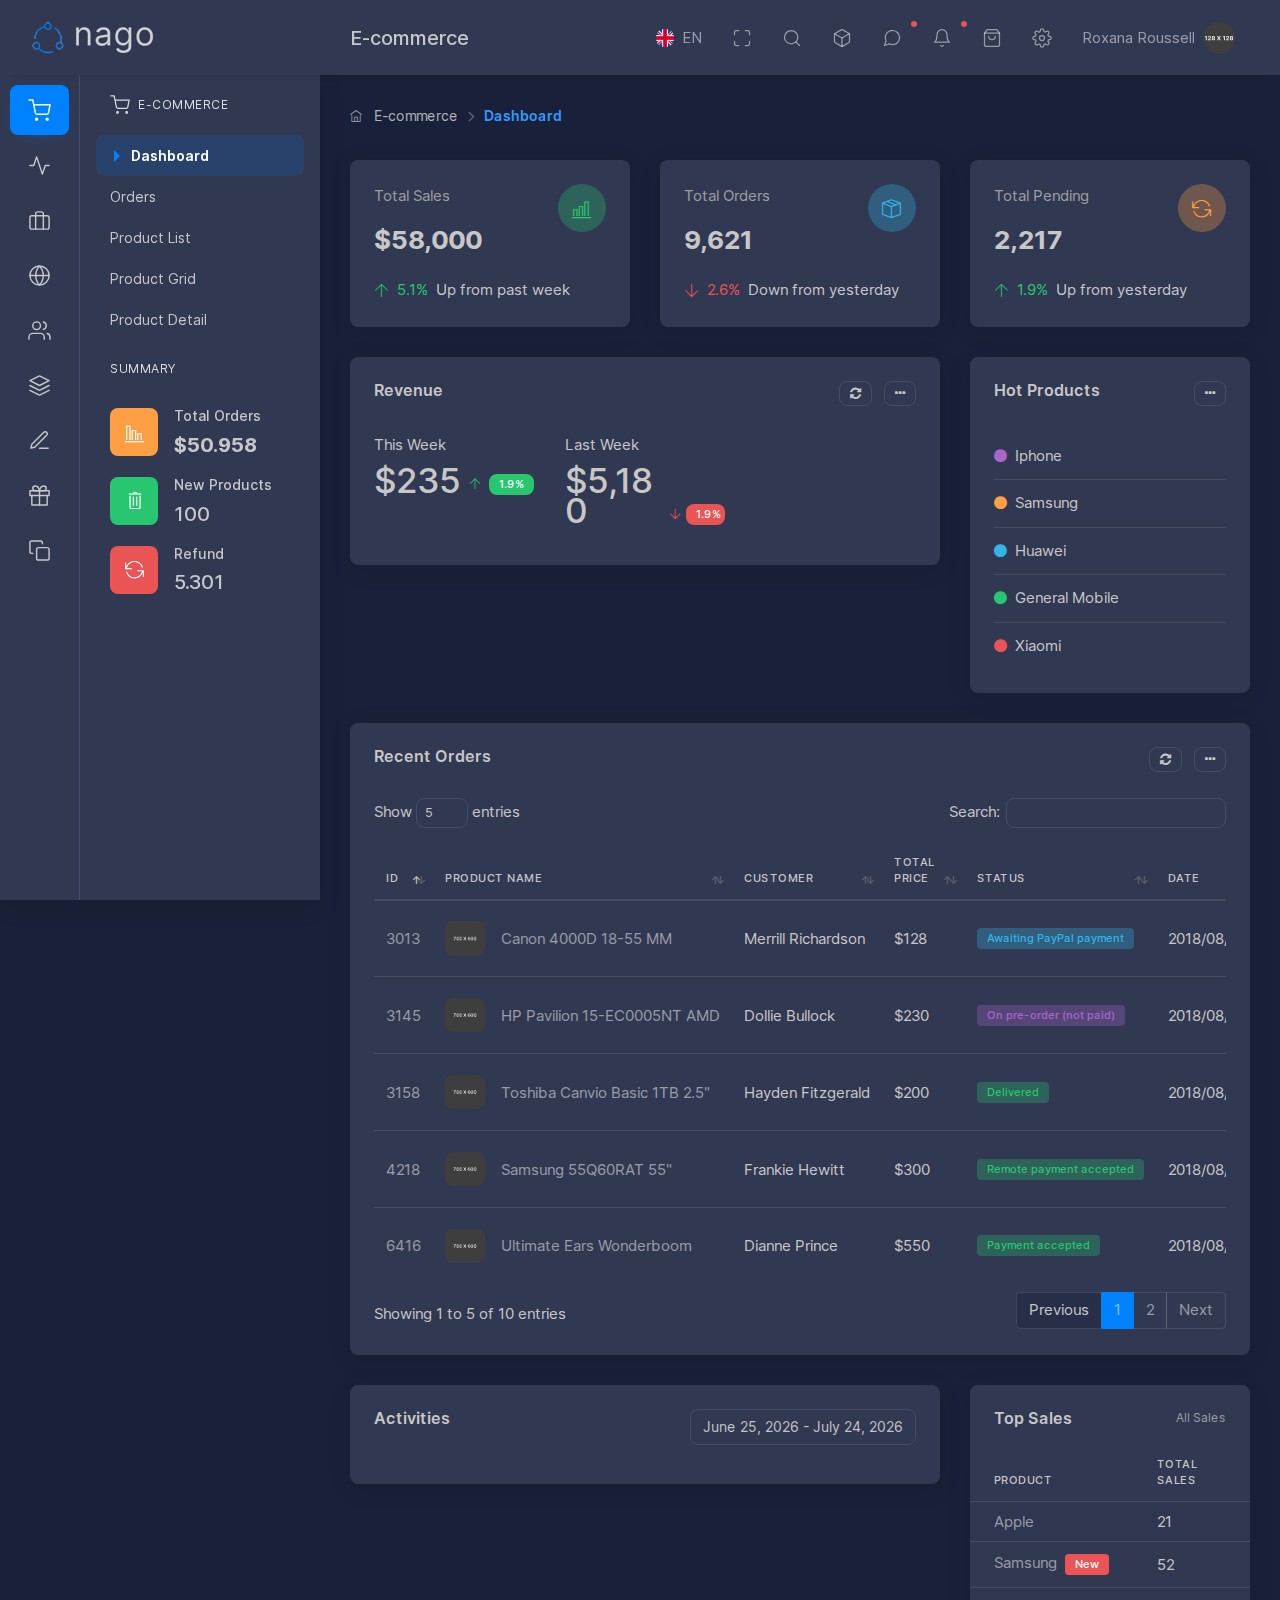
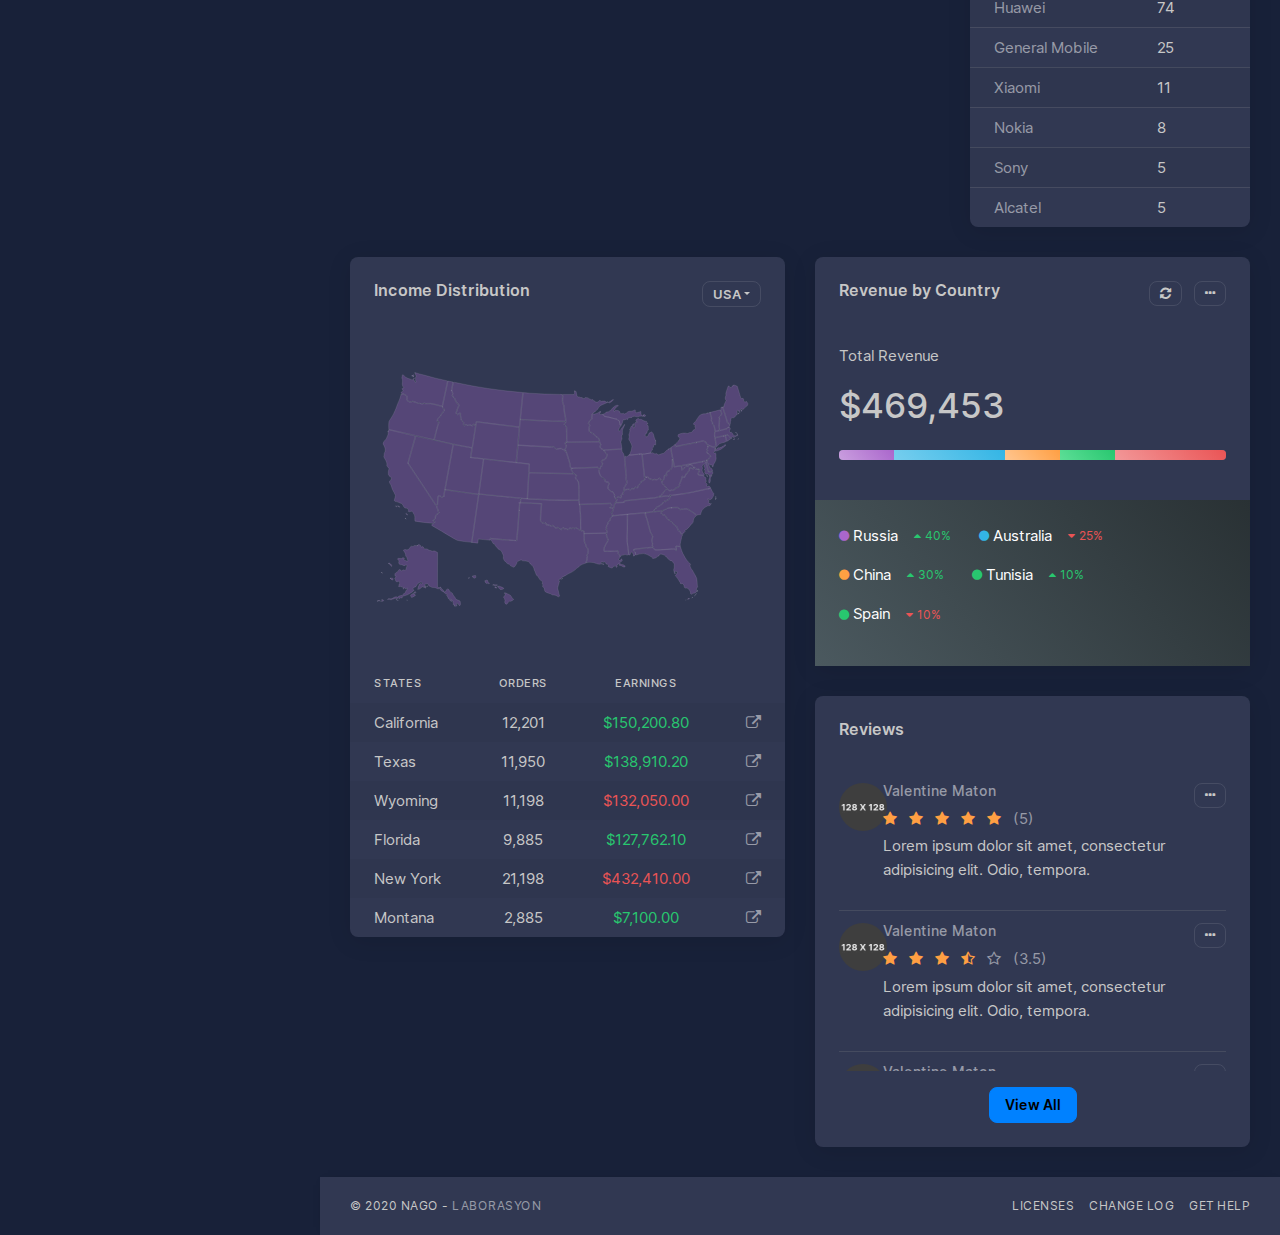
<file: nago/html/dark/index.html>
<!doctype html>
<html lang="en">
<head>
    <meta charset="UTF-8">
    <meta name="viewport" content="width=device-width, initial-scale=1">
    <meta http-equiv="X-UA-Compatible" content="ie=edge">
    <title>Nago - Admin & Dashboard HTML Template</title>

    <!-- Favicon -->
    <link rel="shortcut icon" href="../../assets/media/image/favicon.png"/>

    <!-- Plugin styles -->
    <link rel="stylesheet" href="../../vendors/bundle.css" type="text/css">

        <!-- Slick -->
    <link rel="stylesheet" href="../../vendors/slick/slick.css" type="text/css">
    <link rel="stylesheet" href="../../vendors/slick/slick-theme.css" type="text/css">

    <!-- Daterangepicker -->
    <link rel="stylesheet" href="../../vendors/datepicker/daterangepicker.css" type="text/css">

    <!-- DataTable -->
    <link rel="stylesheet" href="../../vendors/dataTable/datatables.min.css" type="text/css">

    <!-- App styles -->
    <link rel="stylesheet" href="../../assets/css/app.min.css" type="text/css">
</head>
<body  class="dark">

<!-- begin::preloader-->
<div class="preloader">
    <div class="preloader-icon"></div>
</div>
<!-- end::preloader -->

<!-- BEGIN: Sidebar Group -->
<div class="sidebar-group">

    <!-- BEGIN: User Menu -->
    <div class="sidebar" id="user-menu">
        <div class="py-4 text-center" data-backround-image="../../assets/media/image/image1.jpg">
            <figure class="avatar avatar-lg mb-3 border-0">
                <img src="../../assets/media/image/user/women_avatar1.jpg" class="rounded-circle" alt="image">
            </figure>
            <h5 class="d-flex align-items-center justify-content-center">Roxana Roussell</h5>
            <div>
                Balance: <strong>$500</strong>
            </div>
        </div>
        <div class="card mb-0 card-body shadow-none">
            <div class="mb-4">
                <div class="list-group list-group-flush">
                    <a href="profile.html" class="list-group-item p-l-r-0">Profile</a>
                    <a href="#" class="list-group-item p-l-r-0 d-flex">Followers</a>
                    <a href="mail.html" class="list-group-item p-l-r-0 d-flex">
                        Inbox <span class="badge badge-danger ml-auto">2</span>
                    </a>
                    <a href="#" class="list-group-item p-l-r-0">Billing</a>
                    <a href="#" class="list-group-item p-l-r-0" data-sidebar-target="#settings">Settings</a>
                    <a href="login.html" class="list-group-item p-l-r-0 text-danger" data-sidebar-target="#settings">Sign Out!</a>
                </div>
            </div>
            <div class="mb-4">
                <h6 class="d-flex justify-content-between">
                    Completed Tasks
                    <span class="float-right">%68</span>
                </h6>
                <div class="progress" style="height:5px;">
                    <div class="progress-bar bg-secondary" role="progressbar" style="width: 68%;"
                         aria-valuenow="68"
                         aria-valuemin="0" aria-valuemax="100"></div>
                </div>
            </div>
            <div class="mb-4">
                <h6 class="d-flex justify-content-between">
                    Storage
                    <span>%25</span>
                </h6>
                <div class="progress" style="height: 5px;">
                    <div class="progress-bar bg-info" role="progressbar" style="width: 40%;" aria-valuenow="40"
                         aria-valuemin="0" aria-valuemax="100"></div>
                </div>
            </div>
            <div class="mb-4">
                <h6>About</h6>
                <p class="text-muted mb-0">I love reading, traveling and discovering new things. You need to be happy in
                    life.</p>
            </div>
            <div class="mb-4">
                <h6>City</h6>
                <p class="text-muted mb-0">Germany / Berlin</p>
            </div>
            <div class="mb-4">
                <h6>Social Links</h6>
                <ul class="list-inline">
                    <li class="list-inline-item">
                        <a href="#" class="btn btn-sm btn-floating btn-facebook">
                            <i class="fa fa-facebook"></i>
                        </a>
                    </li>
                    <li class="list-inline-item">
                        <a href="#" class="btn btn-sm btn-floating btn-twitter">
                            <i class="fa fa-twitter"></i>
                        </a>
                    </li>
                    <li class="list-inline-item">
                        <a href="#" class="btn btn-sm btn-floating btn-dribbble">
                            <i class="fa fa-dribbble"></i>
                        </a>
                    </li>
                    <li class="list-inline-item">
                        <a href="#" class="btn btn-sm btn-floating btn-whatsapp">
                            <i class="fa fa-whatsapp"></i>
                        </a>
                    </li>
                    <li class="list-inline-item">
                        <a href="#" class="btn btn-sm btn-floating btn-linkedin">
                            <i class="fa fa-linkedin"></i>
                        </a>
                    </li>
                </ul>
            </div>
        </div>
    </div>
    <!-- END: User Menu -->

    <!-- BEGIN: Settings -->
    <div class="sidebar" id="settings">
        <div class="card">
            <div class="card-body">
                <h6 class="card-title">Settings</h6>
                <ul class="list-group list-group-flush">
                    <li class="list-group-item pl-0 pr-0">
                        <div class="custom-control custom-switch">
                            <input type="checkbox" class="custom-control-input" id="customSwitch1" checked>
                            <label class="custom-control-label" for="customSwitch1">Allow notifications.</label>
                        </div>
                    </li>
                    <li class="list-group-item pl-0 pr-0">
                        <div class="custom-control custom-switch">
                            <input type="checkbox" class="custom-control-input" id="customSwitch2">
                            <label class="custom-control-label" for="customSwitch2">Hide user requests</label>
                        </div>
                    </li>
                    <li class="list-group-item pl-0 pr-0">
                        <div class="custom-control custom-switch">
                            <input type="checkbox" class="custom-control-input" id="customSwitch3" checked>
                            <label class="custom-control-label" for="customSwitch3">Speed up demands</label>
                        </div>
                    </li>
                    <li class="list-group-item pl-0 pr-0">
                        <div class="custom-control custom-switch">
                            <input type="checkbox" class="custom-control-input" id="customSwitch4" checked>
                            <label class="custom-control-label" for="customSwitch4">Hide menus</label>
                        </div>
                    </li>
                    <li class="list-group-item pl-0 pr-0">
                        <div class="custom-control custom-switch">
                            <input type="checkbox" class="custom-control-input" id="customSwitch5">
                            <label class="custom-control-label" for="customSwitch5">Remember next visits</label>
                        </div>
                    </li>
                    <li class="list-group-item pl-0 pr-0">
                        <div class="custom-control custom-switch">
                            <input type="checkbox" class="custom-control-input" id="customSwitch6">
                            <label class="custom-control-label" for="customSwitch6">Enable report
                                generation.</label>
                        </div>
                    </li>
                </ul>
            </div>
        </div>
    </div>
    <!-- END: Settings -->

</div>
<!-- END: Sidebar Group -->

<!-- begin::main -->
<div class="layout-wrapper">

    <!-- begin::header -->
    <div class="header d-print-none">

        <div class="header-left">
            <div class="navigation-toggler">
                <a href="#" data-action="navigation-toggler">
                    <i data-feather="menu"></i>
                </a>
            </div>
            <div class="header-logo">
                <a href=index.html>
                    <img class="logo" src="../../assets/media/image/logo.png" alt="logo">
                    <img class="logo-light" src="../../assets/media/image/logo-light.png" alt="light logo">
                </a>
            </div>
        </div>

        <div class="header-body">
            <div class="header-body-left">
                <div class="page-title">
                    <h4>E-commerce</h4>
                </div>
            </div>
            <div class="header-body-right">
                <ul class="navbar-nav">

                    <li class="nav-item">
                        <a href="#" title="Language" class="nav-link" data-toggle="dropdown">
                            <img width="18" src="../../assets/media/image/flags/262-united-kingdom.png"
                                 alt="flag"
                                 class="mr-2 rounded" title="United Kingdom"> EN
                        </a>
                        <div class="dropdown-menu">
                            <a href="#" class="dropdown-item">
                                <img width="18" src="../../assets/media/image/flags/003-tanzania.png"
                                     class="mr-2 rounded"
                                     alt="flag">
                                Tanzania
                            </a>
                            <a href="#" class="dropdown-item">
                                <img width="18" src="../../assets/media/image/flags/261-china.png"
                                     class="mr-2 rounded"
                                     alt="flag"> China
                            </a>
                            <a href="#" class="dropdown-item">
                                <img width="18" src="../../assets/media/image/flags/013-tunisia.png"
                                     class="mr-2 rounded"
                                     alt="flag">
                                Tunisia
                            </a>
                            <a href="#" class="dropdown-item">
                                <img width="18" src="../../assets/media/image/flags/044-spain.png"
                                     class="mr-2 rounded"
                                     alt="flag"> Spain
                            </a>
                        </div>
                    </li>

                    <!-- begin::header fullscreen -->
                    <li class="nav-item dropdown">
                        <a href="#" class="nav-link" title="Fullscreen" data-toggle="fullscreen">
                            <i class="maximize" data-feather="maximize"></i>
                            <i class="minimize" data-feather="minimize"></i>
                        </a>
                    </li>
                    <!-- end::header fullscreen -->

                    <!-- begin::header search -->
                    <li class="nav-item">
                        <a href="#" class="nav-link" title="Search" data-toggle="dropdown">
                            <i data-feather="search"></i>
                        </a>
                        <div class="dropdown-menu p-2 dropdown-menu-right">
                            <form>
                                <div class="input-group">
                                    <input type="text" class="form-control" placeholder="Search">
                                    <div class="input-group-prepend">
                                        <button class="btn" type="button">
                                            <i data-feather="search"></i>
                                        </button>
                                    </div>
                                </div>
                            </form>
                        </div>
                    </li>
                    <!-- end::header search -->

                    <!-- begin::apps -->
                    <li class="nav-item dropdown">
                        <a href="#" class="nav-link" title="Apps" data-toggle="dropdown">
                            <i data-feather="box"></i>
                        </a>
                        <div class="dropdown-menu dropdown-menu-right dropdown-menu-big">
                            <div class="bg-dark p-4 text-center d-flex justify-content-between">
                                <h5 class="mb-0">Apps</h5>
                            </div>
                            <div class="p-3">
                                <div class="row row-xs">
                                    <div class="col-6">
                                        <a href="chat.html">
                                            <div class="border-radius-1 text-center mb-3">
                                                <figure class="avatar avatar-lg border-0">
                                                <span class="avatar-title bg-primary text-white rounded-circle">
                                                    <i class="width-30 height-30" data-feather="message-circle"></i>
                                                </span>
                                                </figure>
                                                <div class="mt-2">Chat</div>
                                            </div>
                                        </a>
                                    </div>
                                    <div class="col-6">
                                        <a href="mail.html">
                                            <div class="border-radius-1 text-center mb-3">
                                                <figure class="avatar avatar-lg border-0">
                                                <span class="avatar-title bg-secondary text-white rounded-circle">
                                                    <i class="width-30 height-30" data-feather="mail"></i>
                                                </span>
                                                </figure>
                                                <div class="mt-2">Mail</div>
                                            </div>
                                        </a>
                                    </div>
                                    <div class="col-6">
                                        <a href="todo-list.html">
                                            <div class="border-radius-1 text-center">
                                                <figure class="avatar avatar-lg border-0">
                                                <span class="avatar-title bg-info text-white rounded-circle">
                                                    <i class="width-30 height-30" data-feather="check-circle"></i>
                                                </span>
                                                </figure>
                                                <div class="mt-2">Todo List</div>
                                            </div>
                                        </a>
                                    </div>
                                    <div class="col-6">
                                        <a href="file-manager.html">
                                            <div class="border-radius-1 text-center">
                                                <figure class="avatar avatar-lg border-0">
                                                <span class="avatar-title bg-warning text-white rounded-circle">
                                                    <i class="width-30 height-30" data-feather="file"></i>
                                                </span>
                                                </figure>
                                                <div class="mt-2">File Manager</div>
                                            </div>
                                        </a>
                                    </div>
                                </div>
                            </div>
                        </div>
                    </li>
                    <!-- end::apps -->

                    <!-- begin::header messages dropdown -->
                    <li class="nav-item dropdown">
                        <a href="#" class="nav-link nav-link-notify" title="Chats" data-toggle="dropdown">
                            <i data-feather="message-circle"></i>
                        </a>
                        <div class="dropdown-menu dropdown-menu-right dropdown-menu-big">
                            <div class="bg-dark p-4 text-center d-flex justify-content-between align-items-center">
                                <h5 class="mb-0">Chats</h5>
                                <small class="opacity-7">2 unread chats</small>
                            </div>
                            <div>
                                <ul class="list-group list-group-flush">
                                    <li>
                                        <a href="#" class="list-group-item d-flex align-items-center hide-show-toggler">
                                            <div>
                                                <figure class="avatar mr-2">
                                                    <img src="../../assets/media/image/user/man_avatar1.jpg"
                                                         class="rounded-circle" alt="user">
                                                </figure>
                                            </div>
                                            <div class="flex-grow-1">
                                                <p class="mb-0 line-height-20 d-flex justify-content-between">
                                                    Herbie Pallatina
                                                    <i title="Mark as read" data-toggle="tooltip"
                                                       class="hide-show-toggler-item fa fa-circle-o font-size-11"></i>
                                                </p>
                                                <div class="small text-muted">
                                                    <span class="mr-2">02:30 PM</span>
                                                    <span>Have you madimage</span>
                                                </div>
                                            </div>
                                        </a>
                                    </li>
                                    <li>
                                        <a href="#"
                                           class="list-group-item d-flex align-items-center hide-show-toggler">
                                            <div>
                                                <figure class="avatar mr-2">
                                                    <img src="../../assets/media/image/user/women_avatar5.jpg"
                                                         class="rounded-circle" alt="user">
                                                </figure>
                                            </div>
                                            <div class="flex-grow-1">
                                                <p class="mb-0 line-height-20 d-flex justify-content-between">
                                                    Andrei Miners
                                                    <i title="Mark as read" data-toggle="tooltip"
                                                       class="hide-show-toggler-item fa fa-circle-o font-size-11"></i>
                                                </p>
                                                <div class="small text-muted">
                                                    <span class="mr-2">08:36 PM</span>
                                                    <span>I have a meetinimage</span>
                                                </div>
                                            </div>
                                        </a>
                                    </li>
                                    <li class="text-divider small pb-2 pl-3 pt-3">
                                        <span>Old chats</span>
                                    </li>
                                    <li>
                                        <a href="#"
                                           class="list-group-item d-flex align-items-center hide-show-toggler">
                                            <div>
                                                <figure class="avatar mr-2">
                                                    <img src="../../assets/media/image/user/man_avatar3.jpg"
                                                         class="rounded-circle" alt="user">
                                                </figure>
                                            </div>
                                            <div class="flex-grow-1">
                                                <p class="mb-0 line-height-20 d-flex justify-content-between">
                                                    Kevin added
                                                    <i title="Mark as unread" data-toggle="tooltip"
                                                       class="hide-show-toggler-item fa fa-check font-size-11"></i>
                                                </p>
                                                <div class="small text-muted">
                                                    <span class="mr-2">11:09 PM</span>
                                                    <span>Have you madimage</span>
                                                </div>
                                            </div>
                                        </a>
                                    </li>
                                    <li>
                                        <a href="#" class="list-group-item d-flex align-items-center hide-show-toggler">
                                            <div>
                                                <figure class="avatar mr-2">
                                                    <img src="../../assets/media/image/user/man_avatar2.jpg"
                                                         class="rounded-circle" alt="user">
                                                </figure>
                                            </div>
                                            <div class="flex-grow-1">
                                                <p class="mb-0 line-height-20 d-flex justify-content-between">
                                                    Eugenio Carnelley
                                                    <i title="Mark as unread" data-toggle="tooltip"
                                                       class="hide-show-toggler-item fa fa-check font-size-11"></i>
                                                </p>
                                                <div class="small text-muted">
                                                    <span class="mr-2">Yesterday</span>
                                                    <span>I have a meetinimage</span>
                                                </div>
                                            </div>
                                        </a>
                                    </li>
                                    <li>
                                        <a href="#"
                                           class="list-group-item d-flex align-items-center hide-show-toggler">
                                            <div>
                                                <figure class="avatar mr-2">
                                                    <img src="../../assets/media/image/user/women_avatar1.jpg"
                                                         class="rounded-circle" alt="user">
                                                </figure>
                                            </div>
                                            <div class="flex-grow-1">
                                                <p class="mb-0 line-height-20 d-flex justify-content-between">
                                                    Neely Ferdinand
                                                    <i title="Mark as unread" data-toggle="tooltip"
                                                       class="hide-show-toggler-item fa fa-check font-size-11"></i>
                                                </p>
                                                <div class="small text-muted">
                                                    <span class="mr-2">Yesterday</span>
                                                    <span>I have a meetinimage</span>
                                                </div>
                                            </div>
                                        </a>
                                    </li>
                                </ul>
                            </div>
                            <div class="p-2 text-right border-top">
                                <ul class="list-inline small">
                                    <li class="list-inline-item mb-0">
                                        <a href="#">Mark All Read</a>
                                    </li>
                                </ul>
                            </div>
                        </div>
                    </li>
                    <!-- end::header messages dropdown -->

                    <!-- begin::header notification dropdown -->
                    <li class="nav-item dropdown">
                        <a href="#" class="nav-link nav-link-notify" title="Notifications" data-toggle="dropdown">
                            <i data-feather="bell"></i>
                        </a>
                        <div class="dropdown-menu dropdown-menu-right dropdown-menu-big">
                            <div class="bg-dark p-4 text-center d-flex justify-content-between align-items-center">
                                <h5 class="mb-0">Notifications</h5>
                                <small class="opacity-7">1 unread notifications</small>
                            </div>
                            <div>
                                <ul class="list-group list-group-flush">
                                    <li>
                                        <a href="#" class="list-group-item d-flex align-items-center hide-show-toggler">
                                            <div>
                                                <figure class="avatar mr-2">
                                                <span
                                                    class="avatar-title bg-success-bright text-success rounded-circle">
                                                    <i class="ti-user"></i>
                                                </span>
                                                </figure>
                                            </div>
                                            <div class="flex-grow-1">
                                                <p class="mb-0 line-height-20 d-flex justify-content-between">
                                                    New customer registered
                                                    <i title="Mark as read" data-toggle="tooltip"
                                                       class="hide-show-toggler-item fa fa-circle-o font-size-11"></i>
                                                </p>
                                                <span class="text-muted small">20 min ago</span>
                                            </div>
                                        </a>
                                    </li>
                                    <li class="text-divider small pb-2 pl-3 pt-3">
                                        <span>Old notifications</span>
                                    </li>
                                    <li>
                                        <a href="#" class="list-group-item d-flex align-items-center hide-show-toggler">
                                            <div>
                                                <figure class="avatar mr-2">
                                                <span
                                                    class="avatar-title bg-warning-bright text-warning rounded-circle">
                                                    <i class="ti-package"></i>
                                                </span>
                                                </figure>
                                            </div>
                                            <div class="flex-grow-1">
                                                <p class="mb-0 line-height-20 d-flex justify-content-between">
                                                    New Order Recieved
                                                    <i title="Mark as unread" data-toggle="tooltip"
                                                       class="hide-show-toggler-item fa fa-check font-size-11"></i>
                                                </p>
                                                <span class="text-muted small">45 sec ago</span>
                                            </div>
                                        </a>
                                    </li>
                                    <li>
                                        <a href="#"
                                           class="list-group-item d-flex align-items-center hide-show-toggler">
                                            <div>
                                                <figure class="avatar mr-2">
                                                <span class="avatar-title bg-danger-bright text-danger rounded-circle">
                                                    <i class="ti-server"></i>
                                                </span>
                                                </figure>
                                            </div>
                                            <div class="flex-grow-1">
                                                <p class="mb-0 line-height-20 d-flex justify-content-between">
                                                    Server Limit Reached!
                                                    <i title="Mark as unread" data-toggle="tooltip"
                                                       class="hide-show-toggler-item fa fa-check font-size-11"></i>
                                                </p>
                                                <span class="text-muted small">55 sec ago</span>
                                            </div>
                                        </a>
                                    </li>
                                    <li>
                                        <a href="#"
                                           class="list-group-item d-flex align-items-center hide-show-toggler">
                                            <div>
                                                <figure class="avatar mr-2">
                                                <span class="avatar-title bg-info-bright text-info rounded-circle">
                                                    <i class="ti-layers"></i>
                                                </span>
                                                </figure>
                                            </div>
                                            <div class="flex-grow-1">
                                                <p class="mb-0 line-height-20 d-flex align-items-center justify-content-between">
                                                    Apps are ready for update
                                                    <i title="Mark as unread" data-toggle="tooltip"
                                                       class="hide-show-toggler-item fa fa-check font-size-11"></i>
                                                </p>
                                                <span class="text-muted small">Yesterday</span>
                                            </div>
                                        </a>
                                    </li>
                                </ul>
                            </div>
                            <div class="p-2 text-right border-top">
                                <ul class="list-inline small">
                                    <li class="list-inline-item mb-0">
                                        <a href="#">Mark All Read</a>
                                    </li>
                                </ul>
                            </div>
                        </div>
                    </li>
                    <!-- end::header notification dropdown -->

                    <!-- BEGIN: Cart -->
                    <li class="nav-item">
                        <a href="#" title="Cart" class="nav-link" data-toggle="dropdown">
                            <i data-feather="shopping-bag"></i>
                        </a>
                        <div class="dropdown-menu dropdown-menu-right dropdown-menu-big">
                            <div class="bg-dark p-4 text-center d-flex justify-content-between align-items-center">
                                <h5 class="mb-0">Cart</h5>
                                <small class="opacity-7">3 products</small>
                            </div>
                            <div>
                                <div class="list-group list-group-flush">
                                    <a href="#" class="p-3 list-group-item d-flex">
                                        <div>
                                            <figure class="avatar mr-3">
                                                <img src="../../assets/media/image/products/product6.png"
                                                     alt="Canon 4000D 18-55 MM">
                                            </figure>
                                        </div>
                                        <div class="flex-grow-1">
                                            <p class="mb-0 line-height-20 d-flex justify-content-between">
                                                Canon 4000D 18-55 MM
                                                <i title="Close" data-toggle="tooltip"
                                                   class="hide-show-toggler-item ti-close"></i>
                                            </p>
                                            <span class="text-muted small">1 X $1,200</span>
                                        </div>
                                    </a>
                                    <a href="#" class="p-3 list-group-item d-flex">
                                        <div>
                                            <figure class="avatar mr-3">
                                                <img src="../../assets/media/image/products/product3.png"
                                                     alt="pineapple">
                                            </figure>
                                        </div>
                                        <div class="flex-grow-1">
                                            <p class="mb-0 line-height-20 d-flex justify-content-between">
                                                Snopy SN-BT96 Pretty
                                                <i title="Close" data-toggle="tooltip"
                                                   class="hide-show-toggler-item ti-close"></i>
                                            </p>
                                            <span class="text-muted small">1 X $250</span>
                                        </div>
                                    </a>
                                    <a href="#" class="p-3 list-group-item d-flex">
                                        <div>
                                            <figure class="avatar mr-3">
                                                <img src="../../assets/media/image/products/product7.png"
                                                     class="rounded" alt="pineapple">
                                            </figure>
                                        </div>
                                        <div class="flex-grow-1">
                                            <p class="mb-0 line-height-20 d-flex justify-content-between">
                                                Lenovo Tab E10 TB-X104F 32GB
                                                <i title="Close" data-toggle="tooltip"
                                                   class="hide-show-toggler-item ti-close"></i>
                                            </p>
                                            <span class="text-muted small">2 X $100</span>
                                        </div>
                                    </a>
                                </div>
                            </div>
                            <div class="p-3 border-top text-right">
                                <p class="d-flex justify-content-between align-items-center mb-2">
                                    <span>Sub Total</span>
                                    <span>$1,650</span>
                                </p>
                                <p class="d-flex justify-content-between align-items-center mb-2">
                                    <span>Taxes</span>
                                    <span>$15</span>
                                </p>
                                <p class="d-flex justify-content-between align-items-center mb-2 font-weight-bold">
                                    <span>Total</span>
                                    <span>$1,675</span>
                                </p>
                                <button class="btn btn-primary btn-block mt-2">
                                    Order and Payment <i class="ti-arrow-right ml-2"></i>
                                </button>
                            </div>
                        </div>
                    </li>
                    <!-- END: Cart -->

                    <!-- begin::settings -->
                    <li class="nav-item dropdown">
                        <a href="#" class="nav-link" title="Settings" data-sidebar-target="#settings">
                            <i data-feather="settings"></i>
                        </a>
                    </li>
                    <!-- end::settings -->

                    <!-- begin::user menu -->
                    <li class="nav-item dropdown">
                        <a href="#" class="nav-link" title="User menu" data-sidebar-target="#user-menu">
                            <span class="mr-2 d-sm-inline d-none">Roxana Roussell</span>
                            <figure class="avatar avatar-sm">
                                <img src="../../assets/media/image/user/women_avatar1.jpg" class="rounded-circle"
                                     alt="avatar">
                            </figure>
                        </a>
                    </li>
                    <!-- end::user menu -->

                </ul>

                <!-- begin::mobile header toggler -->
                <ul class="navbar-nav d-flex align-items-center">
                    <li class="nav-item header-toggler">
                        <a href="#" class="nav-link">
                            <i data-feather="arrow-down"></i>
                        </a>
                    </li>
                </ul>
                <!-- end::mobile header toggler -->
            </div>
        </div>

    </div>
    <!-- end::header -->

    <div class="content-wrapper">

        <!-- begin::navigation -->
        <div class="navigation">
            <div class="navigation-menu-tab">
                <ul>
                    <li>
                        <a href="#" data-toggle="tooltip" data-placement="right" title="Ecommerce"
                           data-nav-target="#ecommerce">
                            <i data-feather="shopping-cart"></i>
                        </a>
                    </li>
                    <li>
                        <a href="#" data-toggle="tooltip" data-placement="right" title="Analytics"
                           data-nav-target="#analytics">
                            <i data-feather="activity"></i>
                        </a>
                    </li>
                    <li>
                        <a href="#" data-toggle="tooltip" data-placement="right" title="Projects"
                           data-nav-target="#projects">
                            <i data-feather="briefcase"></i>
                        </a>
                    </li>
                    <li>
                        <a href="#" data-toggle="tooltip"
                           data-placement="right" title="Apps" data-nav-target="#apps">
                            <i data-feather="globe"></i>
                        </a>
                    </li>
                    <li>
                        <a href="#" data-toggle="tooltip" data-placement="right" title="User"
                           data-nav-target="#user">
                            <i data-feather="users"></i>
                        </a>
                    </li>
                    <li>
                        <a href="#" data-toggle="tooltip"
                           data-placement="right" title="Components"
                           data-nav-target="#components">
                            <i data-feather="layers"></i>
                        </a>
                    </li>
                    <li>
                        <a href="#" data-toggle="tooltip"
                           data-placement="right" title="Forms"
                           data-nav-target="#forms">
                            <i data-feather="edit-3"></i>
                        </a>
                    </li>
                    <li>
                        <a href="#" data-toggle="tooltip"
                           data-placement="right" title="Plugins"
                           data-nav-target="#plugins">
                            <i data-feather="gift"></i>
                        </a>
                    </li>
                    <li>
                        <a href="#" data-toggle="tooltip"
                           data-placement="right" title="Pages" data-nav-target="#pages">
                            <i data-feather="copy"></i>
                        </a>
                    </li>
                </ul>
            </div>
            <div class="navigation-menu-body">
                <div class="navigation-menu-group">
                    <div id="ecommerce">
                        <ul>
                            <li class="navigation-divider d-flex align-items-center">
                                <i class="mr-2" data-feather="shopping-cart"></i> E-commerce
                            </li>
                            <li>
                                <a  class="active"
                                    href="ecommerce-dashboard.html">Dashboard</a></li>
                            <li>
                                <a  href="orders.html">Orders</a></li>
                            <li>
                                <a  href="product-list.html">Product List</a></li>
                            <li>
                                <a  href="product-grid.html">Product Grid</a></li>
                            <li>
                                <a  href="product-detail.html">Product Detail</a></li>
                            <li class="navigation-divider">Summary</li>
                            <li>
                                <a href="#" class="d-flex align-items-start">
                                    <div>
                                        <figure class="avatar mr-3">
                                <span class="avatar-title bg-warning rounded">
                                    <i class="ti-bar-chart-alt"></i>
                                </span>
                                        </figure>
                                    </div>
                                    <div>
                                        <h6>Total Orders</h6>
                                        <h4 class="mb-0 font-weight-bold">$50.958</h4>
                                    </div>
                                </a>
                            </li>
                            <li>
                                <a href="#" class="d-flex align-items-start">
                                    <div>
                                        <figure class="avatar mr-3">
                                <span class="avatar-title bg-success rounded">
                                    <i class="ti-trash"></i>
                                </span>
                                        </figure>
                                    </div>
                                    <div>
                                        <h6>New Products</h6>
                                        <h4 class="mb-0">100</h4>
                                    </div>
                                </a>
                            </li>
                            <li>
                                <a href="#" class="d-flex align-items-start">
                                    <div>
                                        <figure class="avatar mr-3">
                                <span class="avatar-title bg-danger rounded">
                                    <i class="ti-reload"></i>
                                </span>
                                        </figure>
                                    </div>
                                    <div>
                                        <h6>Refund</h6>
                                        <h4 class="mb-0">5.301</h4>
                                    </div>
                                </a>
                            </li>
                        </ul>
                    </div>
                    <div id="analytics">
                        <ul>
                            <li class="navigation-divider d-flex align-items-center">
                                <i class="mr-2" data-feather="activity"></i> Analytics
                            </li>
                            <li>
                                <a  href="analytics-dashboard.html">Dashboard</a></li>
                            <li>
                                <a  href="customers.html">Customers</a></li>
                            <li class="navigation-divider">Summary</li>
                            <li>
                                <a href="#" class="d-flex align-items-start">
                                    <div>
                                        <figure class="avatar mr-2">
                                <span class="avatar-title bg-warning rounded-circle">
                                    <i class="ti-bar-chart-alt"></i>
                                </span>
                                        </figure>
                                    </div>
                                    <div>
                                        <h6 class="mb-0">Total Sales</h6>
                                        <p class="text-muted mb-0 small">This Mounth</p>
                                        <h4 class="mb-0">$50.958</h4>
                                    </div>
                                </a>
                            </li>
                            <li>
                                <a href="#" class="d-flex align-items-start">
                                    <div>
                                        <figure class="avatar mr-2">
                                <span class="avatar-title bg-success rounded-circle">
                                    <i class="ti-world"></i>
                                </span>
                                        </figure>
                                    </div>
                                    <div>
                                        <h6 class="mb-0">Projects</h6>
                                        <p class="text-muted mb-0 small">Today</p>
                                        <h4 class="mb-0">35</h4>
                                    </div>
                                </a>
                            </li>
                            <li>
                                <a href="#" class="d-flex align-items-start">
                                    <div>
                                        <figure class="avatar mr-2">
                                <span class="avatar-title bg-info rounded-circle">
                                    <i class="ti-user"></i>
                                </span>
                                        </figure>
                                    </div>
                                    <div>
                                        <h6 class="mb-0">Total Visitor</h6>
                                        <p class="text-muted mb-0 small">Today</p>
                                        <h4 class="mb-0">5.301</h4>
                                    </div>
                                </a>
                            </li>
                        </ul>
                    </div>
                    <div id="projects">
                        <ul>
                            <li class="navigation-divider d-flex align-items-center">
                                <i class="mr-2" data-feather="briefcase"></i> Projects
                            </li>
                            <li>
                                <a  href="projects-dashboard.html">Dashboard</a></li>
                            <li>
                                <a  href="project-list.html">Project List</a></li>
                            <li>
                                <a  href="project-grid.html">Project Grid</a></li>
                            <li>
                                <a  href="project-detail.html">Project Detail</a></li>
                            <li>
                                <a  href="clients.html">Clients</a></li>
                            <li class="navigation-divider">Summary</li>
                            <li>
                                <a href="#" class="d-flex align-items-start">
                                    <div>
                                        <figure class="avatar mr-2">
                                <span class="avatar-title bg-warning rounded-circle">
                                    <i class="ti-bar-chart-alt"></i>
                                </span>
                                        </figure>
                                    </div>
                                    <div>
                                        <h6 class="mb-0">Total Sales</h6>
                                        <p class="text-muted mb-0 small">This Mounth</p>
                                        <h4 class="mb-0">$50.958</h4>
                                    </div>
                                </a>
                            </li>
                            <li>
                                <a href="#" class="d-flex align-items-start">
                                    <div>
                                        <figure class="avatar mr-2">
                                <span class="avatar-title bg-success rounded-circle">
                                    <i class="ti-world"></i>
                                </span>
                                        </figure>
                                    </div>
                                    <div>
                                        <h6 class="mb-0">Projects</h6>
                                        <p class="text-muted mb-0 small">Today</p>
                                        <h4 class="mb-0">35</h4>
                                    </div>
                                </a>
                            </li>
                            <li>
                                <a href="#" class="d-flex align-items-start">
                                    <div>
                                        <figure class="avatar mr-2">
                                <span class="avatar-title bg-info rounded-circle">
                                    <i class="ti-user"></i>
                                </span>
                                        </figure>
                                    </div>
                                    <div>
                                        <h6 class="mb-0">Total Visitor</h6>
                                        <p class="text-muted mb-0 small">Today</p>
                                        <h4 class="mb-0">5.301</h4>
                                    </div>
                                </a>
                            </li>
                        </ul>
                    </div>
                    <div id="apps">
                        <ul>
                            <li class="navigation-divider d-flex align-items-center">
                                <i class="mr-2" data-feather="globe"></i> Apps
                            </li>
                            <li>
                                <a  href="chat.html">
                                    <span>Chat</span>
                                    <span class="badge badge-danger">5</span>
                                </a>
                            </li>
                            <li>
                                <a  href="mail.html">
                                    <span>Mail</span>
                                </a>
                            </li>
                            <li>
                                <a  href="todo-list.html">
                                    <span>Todo List</span>
                                    <span class="badge badge-warning">2</span>
                                </a>
                            </li>
                            <li>
                                <a  href="file-manager.html">
                                    <span>File Manager</span>
                                </a>
                            </li>
                            <li>
                                <a  href="calendar.html">
                                    <span>Calendar</span>
                                </a>
                            </li>
                            <li>
                                <a  href="gallery.html">
                                    <span>Gallery</span>
                                </a>
                            </li>
                            <li>
                                <a  href="invoice.html">Invoice</a></li>
                            <li class="navigation-divider">Recent Contacts</li>
                            <li>
                                <div class="list-group list-group-flush">
                                    <a href="#" class="list-group-item d-flex align-items-center">
                                        <div>
                                            <div class="avatar avatar-sm m-r-10">
                                                <img src="../../assets/media/image/user/man_avatar1.jpg"
                                                     class="rounded-circle" alt="image">
                                            </div>
                                        </div>
                                        <span>Valentine Maton</span>
                                    </a>
                                    <a href="#" class="list-group-item d-flex align-items-center">
                                        <div>
                                            <div class="avatar avatar-sm m-r-10">
                                                <img src="../../assets/media/image/user/women_avatar2.jpg"
                                                     class="rounded-circle" alt="image">
                                            </div>
                                        </div>
                                        <span>Holmes Cherryman</span>
                                    </a>
                                    <a href="#" class="list-group-item d-flex align-items-center">
                                        <div>
                                            <div class="avatar avatar-sm m-r-10">
                                                <img src="../../assets/media/image/user/women_avatar4.jpg"
                                                     class="rounded-circle" alt="image">
                                            </div>
                                        </div>
                                        <span>Kenneth Hune</span>
                                    </a>
                                    <a href="#" class="list-group-item d-flex align-items-center">
                                        <div>
                                            <div class="avatar avatar-sm m-r-10">
                                                <img src="../../assets/media/image/user/women_avatar3.jpg"
                                                     class="rounded-circle" alt="image">
                                            </div>
                                        </div>
                                        <span>Holmes Cherryman</span>
                                    </a>
                                    <a href="#" class="list-group-item d-flex align-items-center">
                                        <div>
                                            <div class="avatar avatar-sm m-r-10">
                                                <img src="../../assets/media/image/user/women_avatar5.jpg"
                                                     class="rounded-circle" alt="image">
                                            </div>
                                        </div>
                                        <span>Kenneth Hune</span>
                                    </a>
                                </div>
                            </li>
                        </ul>
                    </div>
                    <div id="user">
                        <ul>
                            <li class="navigation-divider d-flex align-items-center">
                                <i class="mr-2" data-feather="users"></i> User
                            </li>
                            <li>
                                <a  href="profile.html">Profile</a></li>
                            <li>
                                <a  href="user-list.html">User List</a></li>
                            <li>
                                <a  href="user-edit.html">User Edit</a></li>
                            <li><a href="login.html" target="_blank">Login</a></li>
                            <li><a href="register.html" target="_blank">Register</a></li>
                            <li><a href="recovery-password.html" target="_blank">Recovery Password</a>
                            </li>
                            <li><a href="lock-screen.html" target="_blank">Lock Screen</a></li>
                            <li class="navigation-divider">Followers</li>
                            <li>
                                <div class="avatar-group ml-4">
                                    <figure class="avatar avatar-sm">
                                        <a href="#" title="Krisha McAlees" data-toggle="tooltip">
                                            <img src="../../assets/media/image/user/women_avatar4.jpg" class="rounded-circle"
                                                 alt="avatar">
                                        </a>
                                    </figure>
                                    <figure class="avatar avatar-sm">
                                        <a href="#" title="Rozella Baskerfield" data-toggle="tooltip">
                                            <span class="avatar-title bg-info rounded-circle">R</span>
                                        </a>
                                    </figure>
                                    <figure class="avatar avatar-sm">
                                        <a href="#" title="Hilton Dew" data-toggle="tooltip">
                                            <img src="../../assets/media/image/user/man_avatar3.jpg" class="rounded-circle"
                                                 alt="avatar">
                                        </a>
                                    </figure>
                                    <figure class="avatar avatar-sm">
                                        <a href="#" title="Mellie Smittoune" data-toggle="tooltip">
                                            <img src="../../assets/media/image/user/man_avatar1.jpg" class="rounded-circle"
                                                 alt="avatar">
                                        </a>
                                    </figure>
                                    <figure class="avatar avatar-sm">
                                        <a href="#" title="Avery Hampshire" data-toggle="tooltip">
                                            <span class="avatar-title bg-warning rounded-circle">A</span>
                                        </a>
                                    </figure>
                                    <figure class="avatar avatar-sm">
                                        <a href="#" title="Krisha McAlees" data-toggle="tooltip">
                                            <img src="../../assets/media/image/user/women_avatar2.jpg" class="rounded-circle"
                                                 alt="avatar">
                                        </a>
                                    </figure>
                                    <figure class="avatar avatar-sm">
                                        <a href="#" title="Rozella Baskerfield" data-toggle="tooltip">
                                            <span class="avatar-title bg-success rounded-circle">R</span>
                                        </a>
                                    </figure>
                                    <figure class="avatar avatar-sm">
                                        <a href="#" title="Other" data-toggle="tooltip">
                                            <span class="avatar-title bg-dark rounded-circle">+5</span>
                                        </a>
                                    </figure>
                                </div>
                            </li>
                            <li class="navigation-divider">Following</li>
                            <li>
                                <div class="avatar-group ml-4">
                                    <figure class="avatar avatar-sm">
                                        <a href="#" title="Krisha McAlees" data-toggle="tooltip">
                                            <img src="../../assets/media/image/user/women_avatar5.jpg" class="rounded-circle"
                                                 alt="avatar">
                                        </a>
                                    </figure>
                                    <figure class="avatar avatar-sm">
                                        <a href="#" title="Darby Croci" data-toggle="tooltip">
                                            <span class="avatar-title bg-danger rounded-circle">D</span>
                                        </a>
                                    </figure>
                                    <figure class="avatar avatar-sm">
                                        <a href="#" title="Hilton Dew" data-toggle="tooltip">
                                            <img src="../../assets/media/image/user/man_avatar5.jpg" class="rounded-circle"
                                                 alt="avatar">
                                        </a>
                                    </figure>
                                    <figure class="avatar avatar-sm">
                                        <a href="#" title="Mellie Smittoune" data-toggle="tooltip">
                                            <img src="../../assets/media/image/user/man_avatar2.jpg" class="rounded-circle"
                                                 alt="avatar">
                                        </a>
                                    </figure>
                                    <figure class="avatar avatar-sm">
                                        <a href="#" title="Mahalia Lemme" data-toggle="tooltip">
                                            <span class="avatar-title bg-secondary rounded-circle">M</span>
                                        </a>
                                    </figure>
                                </div>
                            </li>
                        </ul>
                    </div>
                    <div id="components">
                        <ul>
                            <li class="navigation-divider d-flex align-items-center">
                                <i class="mr-2" data-feather="layers"></i> Components
                            </li>
                            <li>
                                <a href="#">Basic Components</a>
                                <ul>
                                    <li>
                                        <a  href="alert.html">Alerts</a></li>
                                    <li>
                                        <a  href="accordion.html">Accordion</a></li>
                                    <li>
                                        <a  href="buttons.html">Buttons</a></li>
                                    <li>
                                        <a  href="dropdown.html">Dropdown</a></li>
                                    <li>
                                        <a  href="list-group.html">List Group</a></li>
                                    <li>
                                        <a  href="pagination.html">Pagination</a></li>
                                    <li>
                                        <a  href="typography.html">Typography</a></li>
                                    <li>
                                        <a  href="media-object.html">Media Object</a>
                                    </li>
                                    <li>
                                        <a  href="progress.html">Progress</a></li>
                                    <li>
                                        <a  href="modal.html">Modal</a></li>
                                    <li>
                                        <a  href="spinners.html">Spinners</a></li>
                                    <li>
                                        <a  href="navs.html">Navs</a></li>
                                    <li>
                                        <a  href="tab.html">Tab</a></li>
                                    <li>
                                        <a  href="tooltip.html">Tooltip</a></li>
                                    <li>
                                        <a  href="popovers.html">Popovers</a></li>
                                </ul>
                            </li>
                            <li>
                                <a href="#">Cards</a>
                                <ul>
                                    <li>
                                        <a  href="basic-cards.html">Basic Cards </a></li>
                                    <li>
                                        <a  href="image-cards.html">Image Cards </a></li>
                                    <li>
                                        <a  href="scroll-cards.html">Scroll Cards </a></li>
                                    <li>
                                        <a  href="other-cards.html">Others Cards</a></li>
                                </ul>
                            </li>
                            <li>
                                <a href="#">Tables</a>
                                <ul>
                                    <li>
                                        <a  href="basic-tables.html">Basic Tables</a></li>
                                    <li>
                                        <a  href="dataTable.html">Datatable</a></li>
                                    <li>
                                        <a  href="responsive-tables.html">Responsive Tables</a>
                                    </li>
                                </ul>
                            </li>
                            <li>
                                <a href="#">Charts</a>
                                <ul>
                                    <li>
                                        <a  href="apexchart.html">Apex Chart</a></li>
                                    <li>
                                        <a  href="chartjs.html">Chartjs</a></li>
                                    <li>
                                        <a  href="justgage.html">Justgage</a></li>
                                    <li>
                                        <a  href="morsis.html">Morsis</a></li>
                                    <li>
                                        <a  href="peity.html">Peity</a></li>
                                </ul>
                            </li>
                            <li>
                                <a href="#">Maps</a>
                                <ul>
                                    <li>
                                        <a  href="google-map.html">Google Map</a></li>
                                    <li>
                                        <a  href="vector-map.html">Vector Map</a></li>
                                </ul>
                            </li>
                            <li>
                                <a  href="avatar.html">Avatar</a></li>
                            <li>
                                <a  href="icons.html">Icons</a></li>
                            <li>
                                <a  href="colors.html">Colors</a></li>
                        </ul>
                    </div>
                    <div id="forms">
                        <ul>
                            <li class="navigation-divider d-flex align-items-center">
                                <i class="mr-2" data-feather="edit-3"></i> Forms
                            </li>
                            <li>
                                <a  href="basic-forms.html">Basic Forms</a></li>
                            <li>
                                <a  href="custom-forms.html">Custom Forms</a></li>
                            <li>
                                <a  href="advanced-forms.html">Advanced Forms</a></li>
                            <li>
                                <a  href="form-validation.html">Form Validation</a></li>
                            <li>
                                <a  href="form-wizard.html">Form Wizard</a></li>
                            <li>
                                <a  href="file-upload.html">File Upload</a></li>
                            <li>
                                <a  href="datepicker.html">Datepicker</a></li>
                            <li>
                                <a  href="timepicker.html">Timepicker</a></li>
                            <li>
                                <a  href="colorpicker.html">Colorpicker</a></li>
                        </ul>
                    </div>
                    <div id="plugins">
                        <ul>
                            <li class="navigation-divider d-flex align-items-center">
                                <i class="mr-2" data-feather="gift"></i> Plugins
                            </li>
                            <li>
                                <a  href="sweet-alert.html">Sweet Alert</a></li>
                            <li>
                                <a  href="lightbox.html">Lightbox</a></li>
                            <li>
                                <a  href="toast.html">Toast</a></li>
                            <li>
                                <a  href="tour.html">Tour</a></li>
                            <li>
                                <a  href="slick-slide.html">Slick Slide</a></li>
                            <li>
                                <a  href="nestable.html">Nestable</a></li>
                        </ul>
                    </div>
                    <div id="pages">
                        <ul>
                            <li class="navigation-divider d-flex align-items-center">
                                <i class="mr-2" data-feather="copy"></i> Pages
                            </li>
                            <li>
                                <a  href="timeline.html">Timeline</a></li>
                            <li>
                                <a  href="pricing-table.html">Pricing Table</a></li>

                            <li>
                                <a  href="pricing-table-2.html">Pricing Table 2</a></li>
                            <li>
                                <a  href="search-result.html">Search Result</a></li>
                            <li>
                                <a  href="mailing.html">Mailing</a></li>
                            <li>
                                <a href="#">Error Pages</a>
                                <ul>
                                    <li><a href="404.html" target="_blank">404</a></li>
                                    <li><a href="503.html" target="_blank">503</a></li>
                                    <li><a href="mean-at-work.html" target="_blank">Mean at
                                            Work</a></li>
                                </ul>
                            </li>
                            <li>
                                <a  href="blank-page.html">Blank Page</a>
                            </li>
                            <li>
                                <a href="#">Menu Level</a>
                                <ul>
                                    <li>
                                        <a href="#">Menu Level</a>
                                        <ul>
                                            <li>
                                                <a href="#">Menu Level </a>
                                            </li>
                                        </ul>
                                    </li>
                                </ul>
                            </li>
                        </ul>
                    </div>
                </div>
            </div>
        </div>
        <!-- end::navigation -->

        <div class="content-body">

            <div class="content">

                
    <div class="page-header">
        <nav aria-label="breadcrumb">
            <ol class="breadcrumb">
                <li class="breadcrumb-item">
                    <a href=index.html>E-commerce</a>
                </li>
                <li class="breadcrumb-item active" aria-current="page">Dashboard</li>
            </ol>
        </nav>
    </div>

    <div class="row">
        <div class="col-md-12">

            <div class="row">
                <div class="col-lg-4 col-md-12">
                    <div class="card">
                        <div class="card-body">
                            <div class="d-flex justify-content-between mb-3">
                                <div>
                                    <p class="text-muted">Total Sales</p>
                                    <h2 class="font-weight-bold">$58,000</h2>
                                </div>
                                <div>
                                    <figure class="avatar">
                                        <span class="avatar-title bg-success-bright text-success rounded-circle">
                                            <i class="ti-bar-chart"></i>
                                        </span>
                                    </figure>
                                </div>
                            </div>
                            <div class="d-inline-flex align-items-center">
                                <span class="text-success d-inline-flex align-items-center mr-2">
                                    <span class="ti-arrow-up mr-2"></span> 5.1%
                                </span> Up from past week
                            </div>
                        </div>
                    </div>
                </div>
                <div class="col-lg-4 col-md-12">
                    <div class="card">
                        <div class="card-body">
                            <div class="d-flex justify-content-between mb-3">
                                <div>
                                    <p class="text-muted">Total Orders</p>
                                    <h2 class="font-weight-bold">9,621</h2>
                                </div>
                                <div>
                                    <figure class="avatar">
                                        <span class="avatar-title bg-info-bright text-info rounded-circle">
                                            <i class="ti-package"></i>
                                        </span>
                                    </figure>
                                </div>
                            </div>
                            <div class="d-inline-flex align-items-center">
                                <span class="text-danger d-inline-flex align-items-center mr-2">
                                    <span class="ti-arrow-down mr-2"></span> 2.6%
                                </span> Down from yesterday
                            </div>
                        </div>
                    </div>
                </div>
                <div class="col-lg-4 col-md-12">
                    <div class="card">
                        <div class="card-body">
                            <div class="d-flex justify-content-between mb-3">
                                <div>
                                    <p class="text-muted">Total Pending</p>
                                    <h2 class="font-weight-bold">2,217</h2>
                                </div>
                                <div>
                                    <figure class="avatar">
                                        <span class="avatar-title bg-warning-bright text-warning rounded-circle">
                                            <i class="ti-reload"></i>
                                        </span>
                                    </figure>
                                </div>
                            </div>
                            <div class="d-inline-flex align-items-center">
                                <span class="text-success d-inline-flex align-items-center mr-2">
                                    <span class="ti-arrow-up mr-2"></span> 1.9%
                                </span> Up from yesterday
                            </div>
                        </div>
                    </div>
                </div>

            </div>

        </div>
    </div>

    <div class="row">
        <div class="col-lg-8 col-md-12">
            <div class="card">
                <div class="card-body">
                    <div class="d-flex justify-content-between">
                        <h6 class="card-title">Revenue</h6>
                        <div>
                            <a href="#" class="btn btn-outline-light btn-sm mr-2">
                                <i class="fa fa-refresh"></i>
                            </a>
                            <div class="dropdown">
                                <a href="#" data-toggle="dropdown"
                                   class="btn btn-outline-light btn-sm"
                                   aria-haspopup="true" aria-expanded="false">
                                    <i class="fa fa-ellipsis-h" aria-hidden="true"></i>
                                </a>
                                <div class="dropdown-menu dropdown-menu-right">
                                    <a class="dropdown-item" href="#">Action</a>
                                    <a class="dropdown-item" href="#">Another action</a>
                                    <a class="dropdown-item" href="#">Something else here</a>
                                </div>
                            </div>
                        </div>
                    </div>
                    <div class="row mb-3">
                        <div class="col-lg-4">
                            <p class="mb-2">This Week</p>
                            <div class="d-flex align-items-end">
                                <h2 class="mb-0 line-height-30 font-size-35">$235</h2>
                                <span class="text-success small ml-2 d-flex align-items-center">
                                    <span class="ti-arrow-up mr-2"></span>
                                    <span class="badge badge-success rounded d-inline-flex align-items-center">1.9%</span>
                                </span>
                            </div>
                        </div>
                        <div class="col-lg-4">
                            <p class="mb-2">Last Week</p>
                            <div class="d-flex align-items-end">
                                <h2 class="mb-0 line-height-30 font-size-35">$5,180</h2>
                                <span class="text-danger small ml-2 d-flex align-items-center">
                                    <span class="ti-arrow-down mr-2"></span>
                                    <span class="badge badge-danger rounded d-inline-flex align-items-center">1.9%</span>
                                </span>
                            </div>
                        </div>
                    </div>
                    <div id="revenue"></div>
                </div>
            </div>

        </div>
        <div class="col-lg-4 col-md-12">
            <div class="card">
                <div class="card-body">
                    <div class="d-flex justify-content-between">
                        <h6 class="card-title">Hot Products</h6>
                        <div>
                            <div class="dropdown">
                                <a href="#" data-toggle="dropdown"
                                   class="btn btn-outline-light btn-sm"
                                   aria-haspopup="true" aria-expanded="false">
                                    <i class="fa fa-ellipsis-h" aria-hidden="true"></i>
                                </a>
                                <div class="dropdown-menu dropdown-menu-right">
                                    <a class="dropdown-item" href="#">Action</a>
                                    <a class="dropdown-item" href="#">Another action</a>
                                    <a class="dropdown-item" href="#">Something else here</a>
                                </div>
                            </div>
                        </div>
                    </div>
                    <div id="hot-products"></div>
                    <div>
                        <ul class="list-group list-group-flush">
                            <li class="list-group-item pl-0 pr-0">
                                <i class="fa fa-circle mr-1 text-secondary"></i> Iphone
                            </li>
                            <li class="list-group-item pl-0 pr-0">
                                <i class="fa fa-circle mr-1 text-warning"></i> Samsung
                            </li>
                            <li class="list-group-item pl-0 pr-0">
                                <i class="fa fa-circle mr-1 text-info"></i> Huawei
                            </li>
                            <li class="list-group-item pl-0 pr-0">
                                <i class="fa fa-circle mr-1 text-success"></i> General Mobile
                            </li>
                            <li class="list-group-item pl-0 pr-0">
                                <i class="fa fa-circle mr-1 text-danger"></i> Xiaomi
                            </li>
                        </ul>
                    </div>
                </div>
            </div>
        </div>
    </div>

    <div class="card">
        <div class="card-body">
            <div class="d-flex justify-content-between">
                <h6 class="card-title">Recent Orders</h6>
                <div>
                    <a href="#" class="btn btn-outline-light btn-sm mr-2">
                        <i class="fa fa-refresh"></i>
                    </a>
                    <div class="dropdown">
                        <a href="#" data-toggle="dropdown"
                           class="btn btn-outline-light btn-sm"
                           aria-haspopup="true" aria-expanded="false">
                            <i class="fa fa-ellipsis-h" aria-hidden="true"></i>
                        </a>
                        <div class="dropdown-menu dropdown-menu-right">
                            <a class="dropdown-item" href="#">Action</a>
                            <a class="dropdown-item" href="#">Another action</a>
                            <a class="dropdown-item" href="#">Something else here</a>
                        </div>
                    </div>
                </div>
            </div>
            <div class="row">
                <div class="col-md-12">
                    <div class="table-responsive">
                        <table id="recent-orders" class="table table-lg">
                            <thead>
                            <tr>
                                <th>ID</th>
                                <th>Product Name</th>
                                <th>Customer</th>
                                <th>Total Price</th>
                                <th>Status</th>
                                <th>Date</th>
                                <th>Action</th>
                            </tr>
                            </thead>
                            <tbody>
                            <tr>
                                <td>
                                    <a href="#">3145</a>
                                </td>
                                <td>
                                    <a href="product-detail.html" class="d-flex align-items-center">
                                        <img width="40" src="../../assets/media/image/products/product1.png"
                                             class="rounded mr-3" alt="grape">
                                        <span>HP Pavilion 15-EC0005NT AMD</span>
                                    </a>
                                </td>
                                <td>Dollie Bullock</td>
                                <td>$230</td>
                                <td>
                                    <span
                                        class="badge bg-secondary-bright text-secondary">On pre-order (not paid)</span>
                                </td>
                                <td>2018/08/28 21:24:36</td>
                                <td>
                                    <a href="#" class="text-secondary" data-toggle="tooltip" title="Edit">
                                        <i class="ti-pencil"></i>
                                    </a>
                                    <a href="#" class="text-danger ml-2" data-toggle="tooltip" title="Delete">
                                        <i class="ti-trash"></i>
                                    </a>
                                </td>
                            </tr>
                            <tr>
                                <td>
                                    <a href="#">7321</a>
                                </td>
                                <td>
                                    <a href="product-detail.html" class="d-flex align-items-center">
                                        <img width="40" src="../../assets/media/image/products/product2.png"
                                             class="rounded mr-3" alt="banana">
                                        <span>Samsung Galaxy A51 128 GB</span>
                                    </a>
                                </td>
                                <td>Holmes Hines</td>
                                <td>$300</td>
                                <td>
                                    <span class="badge bg-success-bright text-success">Payment accepted</span>
                                </td>
                                <td>2018/08/28 21:24:36</td>
                                <td>
                                    <a href="#" class="text-secondary" data-toggle="tooltip" title="Edit">
                                        <i class="ti-pencil"></i>
                                    </a>
                                    <a href="#" class="text-danger ml-2" data-toggle="tooltip" title="Delete">
                                        <i class="ti-trash"></i>
                                    </a>
                                </td>
                            </tr>
                            <tr>
                                <td>
                                    <a href="#">9342</a>
                                </td>
                                <td>
                                    <a href="product-detail.html" class="d-flex align-items-center">
                                        <img width="40" src="../../assets/media/image/products/product3.png"
                                             class="rounded mr-3" alt="cherry">
                                        <span>Snopy SN-BT96 Pretty</span>
                                    </a>
                                </td>
                                <td>Serena Glover</td>
                                <td>$250</td>
                                <td>
                                    <span class="badge bg-danger-bright text-danger">Payment error</span>
                                </td>
                                <td>2018/08/28 21:24:36</td>
                                <td>
                                    <a href="#" class="text-secondary" data-toggle="tooltip" title="Edit">
                                        <i class="ti-pencil"></i>
                                    </a>
                                    <a href="#" class="text-danger ml-2" data-toggle="tooltip" title="Delete">
                                        <i class="ti-trash"></i>
                                    </a>
                                </td>
                            </tr>
                            <tr>
                                <td>
                                    <a href="#">6416</a>
                                </td>
                                <td>
                                    <a href="product-detail.html" class="d-flex align-items-center">
                                        <img width="40" src="../../assets/media/image/products/product4.png"
                                             class="rounded mr-3" alt="papaya">
                                        <span>Ultimate Ears Wonderboom</span>
                                    </a>
                                </td>
                                <td>Dianne Prince</td>
                                <td>$550</td>
                                <td>
                                    <span class="badge bg-success-bright text-success">Payment accepted</span>
                                </td>
                                <td>2018/08/28 21:24:36</td>
                                <td>
                                    <a href="#" class="text-secondary" data-toggle="tooltip" title="Edit">
                                        <i class="ti-pencil"></i>
                                    </a>
                                    <a href="#" class="text-danger ml-2" data-toggle="tooltip" title="Delete">
                                        <i class="ti-trash"></i>
                                    </a>
                                </td>
                            </tr>
                            <tr>
                                <td>
                                    <a href="#">92327</a>
                                </td>
                                <td>
                                    <a href="product-detail.html" class="d-flex align-items-center">
                                        <img width="40" src="../../assets/media/image/products/product5.png"
                                             class="rounded mr-3" alt="pig">
                                        <span>Canon Pixma E3140 Printer</span>
                                    </a>
                                </td>
                                <td>Morgan Pitts</td>
                                <td>$280</td>
                                <td>
                                    <span class="badge bg-warning-bright text-warning">Preparing the order</span>
                                </td>
                                <td>2018/08/28 21:24:36</td>
                                <td>
                                    <a href="#" class="text-secondary" data-toggle="tooltip" title="Edit">
                                        <i class="ti-pencil"></i>
                                    </a>
                                    <a href="#" class="text-danger ml-2" data-toggle="tooltip" title="Delete">
                                        <i class="ti-trash"></i>
                                    </a>
                                </td>
                            </tr>
                            <tr>
                                <td>
                                    <a href="#">3013</a>
                                </td>
                                <td>
                                    <a href="product-detail.html" class="d-flex align-items-center">
                                        <img width="40" src="../../assets/media/image/products/product6.png"
                                             class="rounded mr-3" alt="pineapple">
                                        <span>Canon 4000D 18-55 MM</span>
                                    </a>
                                </td>
                                <td>Merrill Richardson</td>
                                <td>$128</td>
                                <td>
                                    <span class="badge bg-info-bright text-info">Awaiting PayPal payment</span>
                                </td>
                                <td>2018/08/28 21:24:36</td>
                                <td>
                                    <a href="#" class="text-secondary" data-toggle="tooltip" title="Edit">
                                        <i class="ti-pencil"></i>
                                    </a>
                                    <a href="#" class="text-danger ml-2" data-toggle="tooltip" title="Delete">
                                        <i class="ti-trash"></i>
                                    </a>
                                </td>
                            </tr>
                            <tr>
                                <td>
                                    <a href="#">10323</a>
                                </td>
                                <td>
                                    <a href="product-detail.html" class="d-flex align-items-center">
                                        <img width="40" src="../../assets/media/image/products/product7.png"
                                             class="rounded mr-3" alt="pomegranate">
                                        <span>Lenovo Tab E10 TB-X104F 32GB 10.1"</span>
                                    </a>
                                </td>
                                <td>Krista Mathis</td>
                                <td>$500</td>
                                <td>
                                    <span class="badge bg-secondary-bright text-secondary">Shipped</span>
                                </td>
                                <td>2018/08/28 21:24:36</td>
                                <td>
                                    <a href="#" class="text-secondary" data-toggle="tooltip" title="Edit">
                                        <i class="ti-pencil"></i>
                                    </a>
                                    <a href="#" class="text-danger ml-2" data-toggle="tooltip" title="Delete">
                                        <i class="ti-trash"></i>
                                    </a>
                                </td>
                            </tr>
                            <tr>
                                <td>
                                    <a href="#">4218</a>
                                </td>
                                <td>
                                    <a href="product-detail.html" class="d-flex align-items-center">
                                        <img width="40" src="../../assets/media/image/products/product8.png"
                                             class="rounded mr-3" alt="raspberry">
                                        <span>Samsung 55Q60RAT 55"</span>
                                    </a>
                                </td>
                                <td>Frankie Hewitt</td>
                                <td>$300</td>
                                <td>
                                    <span class="badge bg-success-bright text-success">Remote payment accepted</span>
                                </td>
                                <td>2018/08/28 21:24:36</td>
                                <td>
                                    <a href="#" class="text-secondary" data-toggle="tooltip" title="Edit">
                                        <i class="ti-pencil"></i>
                                    </a>
                                    <a href="#" class="text-danger ml-2" data-toggle="tooltip" title="Delete">
                                        <i class="ti-trash"></i>
                                    </a>
                                </td>
                            </tr>
                            <tr>
                                <td>
                                    <a href="#">3158</a>
                                </td>
                                <td>
                                    <a href="product-detail.html" class="d-flex align-items-center">
                                        <img width="40" src="../../assets/media/image/products/product9.png"
                                             class="rounded mr-3" alt="strawberry">
                                        <span>Toshiba Canvio Basic 1TB 2.5"</span>
                                    </a>
                                </td>
                                <td>Hayden Fitzgerald</td>
                                <td>$200</td>
                                <td>
                                    <span class="badge bg-success-bright text-success">Delivered</span>
                                </td>
                                <td>2018/08/28 21:24:36</td>
                                <td>
                                    <a href="#" class="text-secondary" data-toggle="tooltip" title="Edit">
                                        <i class="ti-pencil"></i>
                                    </a>
                                    <a href="#" class="text-danger ml-2" data-toggle="tooltip" title="Delete">
                                        <i class="ti-trash"></i>
                                    </a>
                                </td>
                            </tr>
                            <tr>
                                <td>
                                    <a href="#">9610</a>
                                </td>
                                <td>
                                    <a href="product-detail.html" class="d-flex align-items-center">
                                        <img width="40" src="../../assets/media/image/products/product10.png"
                                             class="rounded mr-3" alt="watermelon">
                                        <span>Fms Wireless Controller</span>
                                    </a>
                                </td>
                                <td>Cole Holcomb</td>
                                <td>$700</td>
                                <td>
                                    <span
                                        class="badge bg-secondary-bright text-secondary">On pre-order (not paid)</span>
                                </td>
                                <td>2018/08/28 21:24:36</td>
                                <td>
                                    <a href="#" class="text-secondary" data-toggle="tooltip" title="Edit">
                                        <i class="ti-pencil"></i>
                                    </a>
                                    <a href="#" class="text-danger ml-2" data-toggle="tooltip" title="Delete">
                                        <i class="ti-trash"></i>
                                    </a>
                                </td>
                            </tr>
                            </tbody>
                        </table>
                    </div>
                </div>
            </div>
        </div>
    </div>

    <div class="row">
        <div class="col-lg-8 col-md-12">
            <div class="card">
                <div class="card-body">
                    <div class="d-md-flex mb-2 mb-sm-0 justify-content-between">
                        <h6 class="card-title">Activities</h6>
                        <div>
                            <div id="reportrange" class="form-control">
                                <span></span>
                            </div>
                        </div>
                    </div>
                    <div id="ecommerce-activity-chart"></div>
                </div>
            </div>
        </div>
        <div class="col-lg-4 col-md-12">
            <div class="card">
                <div class="card-body pb-0">
                    <div class="d-flex justify-content-between align-items-start mb-3">
                        <h6 class="card-title mb-0">Top Sales</h6>
                        <a href="#" class="small">All Sales</a>
                    </div>
                </div>
                <div class="table-responsive">
                    <table class="table table-striped mb-0">
                        <thead>
                        <tr>
                            <th>Product</th>
                            <th>Total Sales</th>
                        </tr>
                        </thead>
                        <tbody>
                        <tr>
                            <td>
                                <a href="#">Apple</a>
                            </td>
                            <td>21</td>
                        </tr>
                        <tr>
                            <td>
                                <a href="#">Samsung <span class="badge badge-danger ml-1">New</span></a>
                            </td>
                            <td>52</td>
                        </tr>
                        <tr>
                            <td>
                                <a href="#">Huawei</a>
                            </td>
                            <td>74</td>
                        </tr>
                        <tr>
                            <td>
                                <a href="#">General Mobile</a>
                            </td>
                            <td>25</td>
                        </tr>
                        <tr>
                            <td>
                                <a href="#">Xiaomi</a>
                            </td>
                            <td>11</td>
                        </tr>
                        <tr>
                            <td>
                                <a href="#">Nokia</a>
                            </td>
                            <td>8</td>
                        </tr>
                        <tr>
                            <td>
                                <a href="#">Sony</a>
                            </td>
                            <td>5</td>
                        </tr>
                        <tr>
                            <td>
                                <a href="#">Alcatel</a>
                            </td>
                            <td>5</td>
                        </tr>
                        </tbody>
                    </table>
                </div>
            </div>
        </div>
    </div>

    <div class="row">
        <div class="col-md-6">
            <div class="card">
                <div class="card-body">
                    <h6 class="card-title d-flex justify-content-between">
                        <span>Income Distribution</span>
                        <span class="dropdown">
                            <a class="btn btn-outline-light btn-sm dropdown-toggle" href="#"
                               data-toggle="dropdown">USA</a>
                            <span class="dropdown-menu dropdown-menu-right">
                                <a href="#" class="dropdown-item">USA</a>
                                <a href="#" class="dropdown-item">Germany</a>
                                <a href="#" class="dropdown-item">France</a>
                                <a href="#" class="dropdown-item">Italy</a>
                            </span>
                        </span>
                    </h6>
                    <div id="vmap_usa_en" style="height: 300px"></div>
                </div>
                <div class="table-responsive">
                    <table class="table table-borderless table-lg table-striped mb-0">
                        <thead>
                        <tr>
                            <th class="wd-40">States</th>
                            <th class="wd-25 text-center">Orders</th>
                            <th class="wd-35 text-center">Earnings</th>
                            <th class="wd-35"></th>
                        </tr>
                        </thead>
                        <tbody>
                        <tr>
                            <td>California</td>
                            <td class="text-center">12,201</td>
                            <td class="text-center text-success">$150,200.80</td>
                            <td class="text-right">
                                <a href="#" data-toggle="tooltip" title="Detail">
                                    <i class="fa fa-external-link"></i>
                                </a>
                            </td>
                        </tr>
                        <tr>
                            <td>Texas</td>
                            <td class="text-center">11,950</td>
                            <td class="text-center text-success">$138,910.20</td>
                            <td class="text-right">
                                <a href="#" data-toggle="tooltip" title="Detail">
                                    <i class="fa fa-external-link"></i>
                                </a>
                            </td>
                        </tr>
                        <tr>
                            <td>Wyoming</td>
                            <td class="text-center">11,198</td>
                            <td class="text-center text-danger">$132,050.00</td>
                            <td class="text-right">
                                <a href="#" data-toggle="tooltip" title="Detail">
                                    <i class="fa fa-external-link"></i>
                                </a>
                            </td>
                        </tr>
                        <tr>
                            <td>Florida</td>
                            <td class="text-center">9,885</td>
                            <td class="text-center text-success">$127,762.10</td>
                            <td class="text-right">
                                <a href="#" data-toggle="tooltip" title="Detail">
                                    <i class="fa fa-external-link"></i>
                                </a>
                            </td>
                        </tr>
                        <tr>
                            <td>New York</td>
                            <td class="text-center">21,198</td>
                            <td class="text-center text-danger">$432,410.00</td>
                            <td class="text-right">
                                <a href="#" data-toggle="tooltip" title="Detail">
                                    <i class="fa fa-external-link"></i>
                                </a>
                            </td>
                        </tr>
                        <tr>
                            <td>Montana</td>
                            <td class="text-center">2,885</td>
                            <td class="text-center text-success">$7,100.00</td>
                            <td class="text-right">
                                <a href="#" data-toggle="tooltip" title="Detail">
                                    <i class="fa fa-external-link"></i>
                                </a>
                            </td>
                        </tr>
                        </tbody>
                    </table>
                </div>
            </div>
        </div>
        <div class="col-md-6">
            <div class="card">
                <div class="card-body">
                    <div class="card-title d-flex justify-content-between">
                        <h6 class="card-title">Revenue by Country</h6>
                        <div>
                            <a href="#" class="btn btn-outline-light btn-sm mr-2">
                                <i class="fa fa-refresh"></i>
                            </a>
                            <div class="dropdown">
                                <a href="#" data-toggle="dropdown"
                                   class="btn btn-outline-light btn-sm"
                                   aria-haspopup="true" aria-expanded="false">
                                    <i class="fa fa-ellipsis-h" aria-hidden="true"></i>
                                </a>
                                <div class="dropdown-menu dropdown-menu-right">
                                    <a class="dropdown-item" href="#">Action</a>
                                    <a class="dropdown-item" href="#">Another action</a>
                                    <a class="dropdown-item" href="#">Something else here</a>
                                </div>
                            </div>
                        </div>
                    </div>
                    <p>Total Revenue</p>
                    <h2 class="mb-4 font-size-35">$469,453</h2>
                    <div class="progress mb-3" style="height: 10px">
                        <div class="progress-bar w-25 bg-secondary-gradient" role="progressbar"></div>
                        <div class="progress-bar w-50 bg-info-gradient" role="progressbar"></div>
                        <div class="progress-bar w-25 bg-warning-gradient" role="progressbar"></div>
                        <div class="progress-bar w-25 bg-success-gradient" role="progressbar"></div>
                        <div class="progress-bar w-50 bg-danger-gradient" role="progressbar"></div>
                    </div>
                </div>
                <div class="p-4 bg-dark-gradient">
                    <ul class="list-inline ">
                        <li class="list-inline-item mr-4 mb-3">
                            <div class="d-flex align-items-center">
                                <span class="d-inline-flex align-items-center">
                                    <i class="fa fa-circle text-secondary mr-1 small"></i> Russia
                                </span>
                                <small class="ml-3 text-success d-inline-flex align-items-center">
                                    <i class="fa fa-caret-up mr-1"></i> 40%
                                </small>
                            </div>
                        </li>
                        <li class="list-inline-item mr-4 mb-3">
                            <div class="d-flex align-items-center">
                                <span class="d-inline-flex align-items-center">
                                    <i class="fa fa-circle text-info mr-1 small"></i> Australia
                                </span>
                                <small class="ml-3 text-danger d-inline-flex align-items-center">
                                    <i class="fa fa-caret-down mr-1"></i> 25%
                                </small>
                            </div>
                        </li>
                        <li class="list-inline-item mr-4 mb-3">
                            <div class="d-flex align-items-center">
                                <span class="d-inline-flex align-items-center">
                                <i class="fa fa-circle text-warning mr-1 small"></i> China
                                </span>
                                <small class="ml-3 text-success d-inline-flex align-items-center">
                                    <i class="fa fa-caret-up mr-1"></i> 30%
                                </small>
                            </div>
                        </li>
                        <li class="list-inline-item mr-4 mb-3">
                            <div class="d-flex align-items-center">
                                <span class="d-inline-flex align-items-center">
                                <i class="fa fa-circle text-success mr-1 small"></i> Tunisia
                                </span>
                                <small class="ml-3 text-success d-inline-flex align-items-center">
                                    <i class="fa fa-caret-up mr-1"></i> 10%
                                </small>
                            </div>
                        </li>
                        <li class="list-inline-item mr-4 mb-3">
                            <div class="d-flex align-items-center">
                                <span class="d-inline-flex align-items-center">
                                <i class="fa fa-circle text-success mr-1 small"></i> Spain
                                </span>
                                <small class="ml-3 text-danger d-inline-flex align-items-center">
                                    <i class="fa fa-caret-down mr-1"></i> 10%
                                </small>
                            </div>
                        </li>
                    </ul>
                </div>
            </div>
            <div class="card">
                <div class="card-body">
                    <h6 class="card-title">Reviews</h6>
                    <div class="card-scroll">
                        <ul class="list-group list-group-flush">
                            <li class="list-group-item d-flex pl-0 pr-0">
                                <a href="#">
                                    <figure class="avatar mr-3">
                                        <img src="../../assets/media/image/user/man_avatar1.jpg" class="rounded-circle" alt="image">
                                    </figure>
                                </a>
                                <div>
                                    <div class="d-flex justify-content-between">
                                        <a href="#">
                                            <h6>Valentine Maton</h6>
                                            <ul class="list-inline mb-1">
                                                <li class="list-inline-item mb-0">
                                                    <i class="fa fa-star text-warning"></i>
                                                </li>
                                                <li class="list-inline-item mb-0">
                                                    <i class="fa fa-star text-warning"></i>
                                                </li>
                                                <li class="list-inline-item mb-0">
                                                    <i class="fa fa-star text-warning"></i>
                                                </li>
                                                <li class="list-inline-item mb-0">
                                                    <i class="fa fa-star text-warning"></i>
                                                </li>
                                                <li class="list-inline-item mb-0">
                                                    <i class="fa fa-star text-warning"></i>
                                                </li>
                                                <li class="list-inline-item mb-0">(5)</li>
                                            </ul>
                                        </a>
                                        <div class="ml-auto">
                                            <div class="dropdown">
                                                <a href="#" data-toggle="dropdown"
                                                   class="btn btn-outline-light btn-sm"
                                                   aria-haspopup="true" aria-expanded="false">
                                                    <i class="fa fa-ellipsis-h" aria-hidden="true"></i>
                                                </a>
                                                <div class="dropdown-menu dropdown-menu-right">
                                                    <a href="#" class="dropdown-item">View</a>
                                                    <a href="#" class="dropdown-item">Send Message</a>
                                                </div>
                                            </div>
                                        </div>
                                    </div>
                                    <p>Lorem ipsum dolor sit amet, consectetur adipisicing elit. Odio, tempora.</p>
                                </div>
                            </li>
                            <li class="list-group-item d-flex pl-0 pr-0">
                                <a href="#">
                                    <figure class="avatar mr-3">
                                        <img src="../../assets/media/image/user/man_avatar2.jpg" class="rounded-circle" alt="image">
                                    </figure>
                                </a>
                                <div>
                                    <div class="d-flex justify-content-between">
                                        <a href="#">
                                            <h6>Valentine Maton</h6>
                                            <ul class="list-inline mb-1">
                                                <li class="list-inline-item mb-0">
                                                    <i class="fa fa-star text-warning"></i>
                                                </li>
                                                <li class="list-inline-item mb-0">
                                                    <i class="fa fa-star text-warning"></i>
                                                </li>
                                                <li class="list-inline-item mb-0">
                                                    <i class="fa fa-star text-warning"></i>
                                                </li>
                                                <li class="list-inline-item mb-0">
                                                    <i class="fa fa-star-half-o text-warning"></i>
                                                </li>
                                                <li class="list-inline-item mb-0">
                                                    <i class="fa fa-star-o"></i>
                                                </li>
                                                <li class="list-inline-item mb-0">(3.5)</li>
                                            </ul>
                                        </a>
                                        <div class="ml-auto">
                                            <div class="dropdown">
                                                <a href="#" data-toggle="dropdown"
                                                   class="btn btn-outline-light btn-sm"
                                                   aria-haspopup="true" aria-expanded="false">
                                                    <i class="fa fa-ellipsis-h" aria-hidden="true"></i>
                                                </a>
                                                <div class="dropdown-menu dropdown-menu-right">
                                                    <a href="#" class="dropdown-item">View</a>
                                                    <a href="#" class="dropdown-item">Send Message</a>
                                                </div>
                                            </div>
                                        </div>
                                    </div>
                                    <p>Lorem ipsum dolor sit amet, consectetur adipisicing elit. Odio, tempora.</p>
                                </div>
                            </li>
                            <li class="list-group-item d-flex pl-0 pr-0">
                                <a href="#">
                                    <figure class="avatar mr-3">
                                        <img src="../../assets/media/image/user/man_avatar3.jpg" class="rounded-circle" alt="image">
                                    </figure>
                                </a>
                                <div>
                                    <div class="d-flex justify-content-between">
                                        <a href="#">
                                            <h6>Valentine Maton</h6>
                                            <ul class="list-inline mb-1">
                                                <li class="list-inline-item mb-0">
                                                    <i class="fa fa-star text-warning"></i>
                                                </li>
                                                <li class="list-inline-item mb-0">
                                                    <i class="fa fa-star text-warning"></i>
                                                </li>
                                                <li class="list-inline-item mb-0">
                                                    <i class="fa fa-star text-warning"></i>
                                                </li>
                                                <li class="list-inline-item mb-0">
                                                    <i class="fa fa-star text-warning"></i>
                                                </li>
                                                <li class="list-inline-item mb-0">
                                                    <i class="fa fa-star-half-o text-warning"></i>
                                                </li>
                                                <li class="list-inline-item mb-0">(4.5)</li>
                                            </ul>
                                        </a>
                                        <div class="ml-auto">
                                            <div class="dropdown">
                                                <a href="#" data-toggle="dropdown"
                                                   class="btn btn-outline-light btn-sm"
                                                   aria-haspopup="true" aria-expanded="false">
                                                    <i class="fa fa-ellipsis-h" aria-hidden="true"></i>
                                                </a>
                                                <div class="dropdown-menu dropdown-menu-right">
                                                    <a href="#" class="dropdown-item">View</a>
                                                    <a href="#" class="dropdown-item">Send Message</a>
                                                </div>
                                            </div>
                                        </div>
                                    </div>
                                    <p>Lorem ipsum dolor sit amet, consectetur adipisicing elit. Odio, tempora.</p>
                                </div>
                            </li>
                            <li class="list-group-item d-flex pl-0 pr-0">
                                <a href="#">
                                    <figure class="avatar mr-3">
                                        <img src="../../assets/media/image/user/man_avatar4.jpg" class="rounded-circle" alt="image">
                                    </figure>
                                </a>
                                <div>
                                    <div class="d-flex justify-content-between">
                                        <a href="#">
                                            <h6>Valentine Maton</h6>
                                            <ul class="list-inline mb-1">
                                                <li class="list-inline-item mb-0">
                                                    <i class="fa fa-star text-warning"></i>
                                                </li>
                                                <li class="list-inline-item mb-0">
                                                    <i class="fa fa-star text-warning"></i>
                                                </li>
                                                <li class="list-inline-item mb-0">
                                                    <i class="fa fa-star text-warning"></i>
                                                </li>
                                                <li class="list-inline-item mb-0">
                                                    <i class="fa fa-star text-warning"></i>
                                                </li>
                                                <li class="list-inline-item mb-0">
                                                    <i class="fa fa-star-o"></i>
                                                </li>
                                                <li class="list-inline-item mb-0">(4)</li>
                                            </ul>
                                        </a>
                                        <div class="ml-auto">
                                            <div class="dropdown">
                                                <a href="#" data-toggle="dropdown"
                                                   class="btn btn-outline-light btn-sm"
                                                   aria-haspopup="true" aria-expanded="false">
                                                    <i class="fa fa-ellipsis-h" aria-hidden="true"></i>
                                                </a>
                                                <div class="dropdown-menu dropdown-menu-right">
                                                    <a href="#" class="dropdown-item">View</a>
                                                    <a href="#" class="dropdown-item">Send Message</a>
                                                </div>
                                            </div>
                                        </div>
                                    </div>
                                    <p>Lorem ipsum dolor sit amet, consectetur adipisicing elit. Odio, tempora.</p>
                                </div>
                            </li>
                        </ul>
                    </div>
                    <div class="mt-3 text-center">
                        <a href="#" class="btn btn-primary">
                            View All
                        </a>
                    </div>
                </div>
            </div>

        </div>
    </div>


            </div>

            <!-- begin::footer -->
            <footer class="content-footer">
                <div>© 2020 Nago - <a href="http://laborasyon.com" target="_blank">Laborasyon</a></div>
                <div>
                    <nav class="nav">
                        <a href="https://themeforest.net/licenses/standard" class="nav-link">Licenses</a>
                        <a href="#" class="nav-link">Change Log</a>
                        <a href="#" class="nav-link">Get Help</a>
                    </nav>
                </div>
            </footer>
            <!-- end::footer -->

        </div>

    </div>

</div>
<!-- end::main -->

<!-- Plugin scripts -->
<script src="../../vendors/bundle.js"></script>


    <!-- Apex chart -->
    <script src="https://apexcharts.com/samples/assets/irregular-data-series.js"></script>
    <script src="../../vendors/charts/apex/apexcharts.min.js"></script>

    <!-- Daterangepicker -->
    <script src="../../vendors/datepicker/daterangepicker.js"></script>

    <!-- DataTable -->
    <script src="../../vendors/dataTable/datatables.min.js"></script>

    <!-- Dashboard scripts -->
    <script src="../../assets/js/examples/dashboard.js"></script>

    <!-- Vamp -->
    <script src="../../vendors/vmap/jquery.vmap.min.js"></script>
    <script src="../../vendors/vmap/maps/jquery.vmap.usa.js"></script>
    <script src="../../assets/js/examples/vmap.js"></script>

    <!-- To use theme colors with Javascript -->
    <div class="colors">
        <div class="bg-primary"></div>
        <div class="bg-primary-bright"></div>
        <div class="bg-secondary"></div>
        <div class="bg-secondary-bright"></div>
        <div class="bg-info"></div>
        <div class="bg-info-bright"></div>
        <div class="bg-success"></div>
        <div class="bg-success-bright"></div>
        <div class="bg-danger"></div>
        <div class="bg-danger-bright"></div>
        <div class="bg-warning"></div>
        <div class="bg-warning-bright"></div>
    </div>

    <script src="../../assets/js/examples/pages/ecommerce-dashboard.js"></script>


<!-- App scripts -->
<script src="../../assets/js/app.min.js"></script>

</body>
</html>
</file>
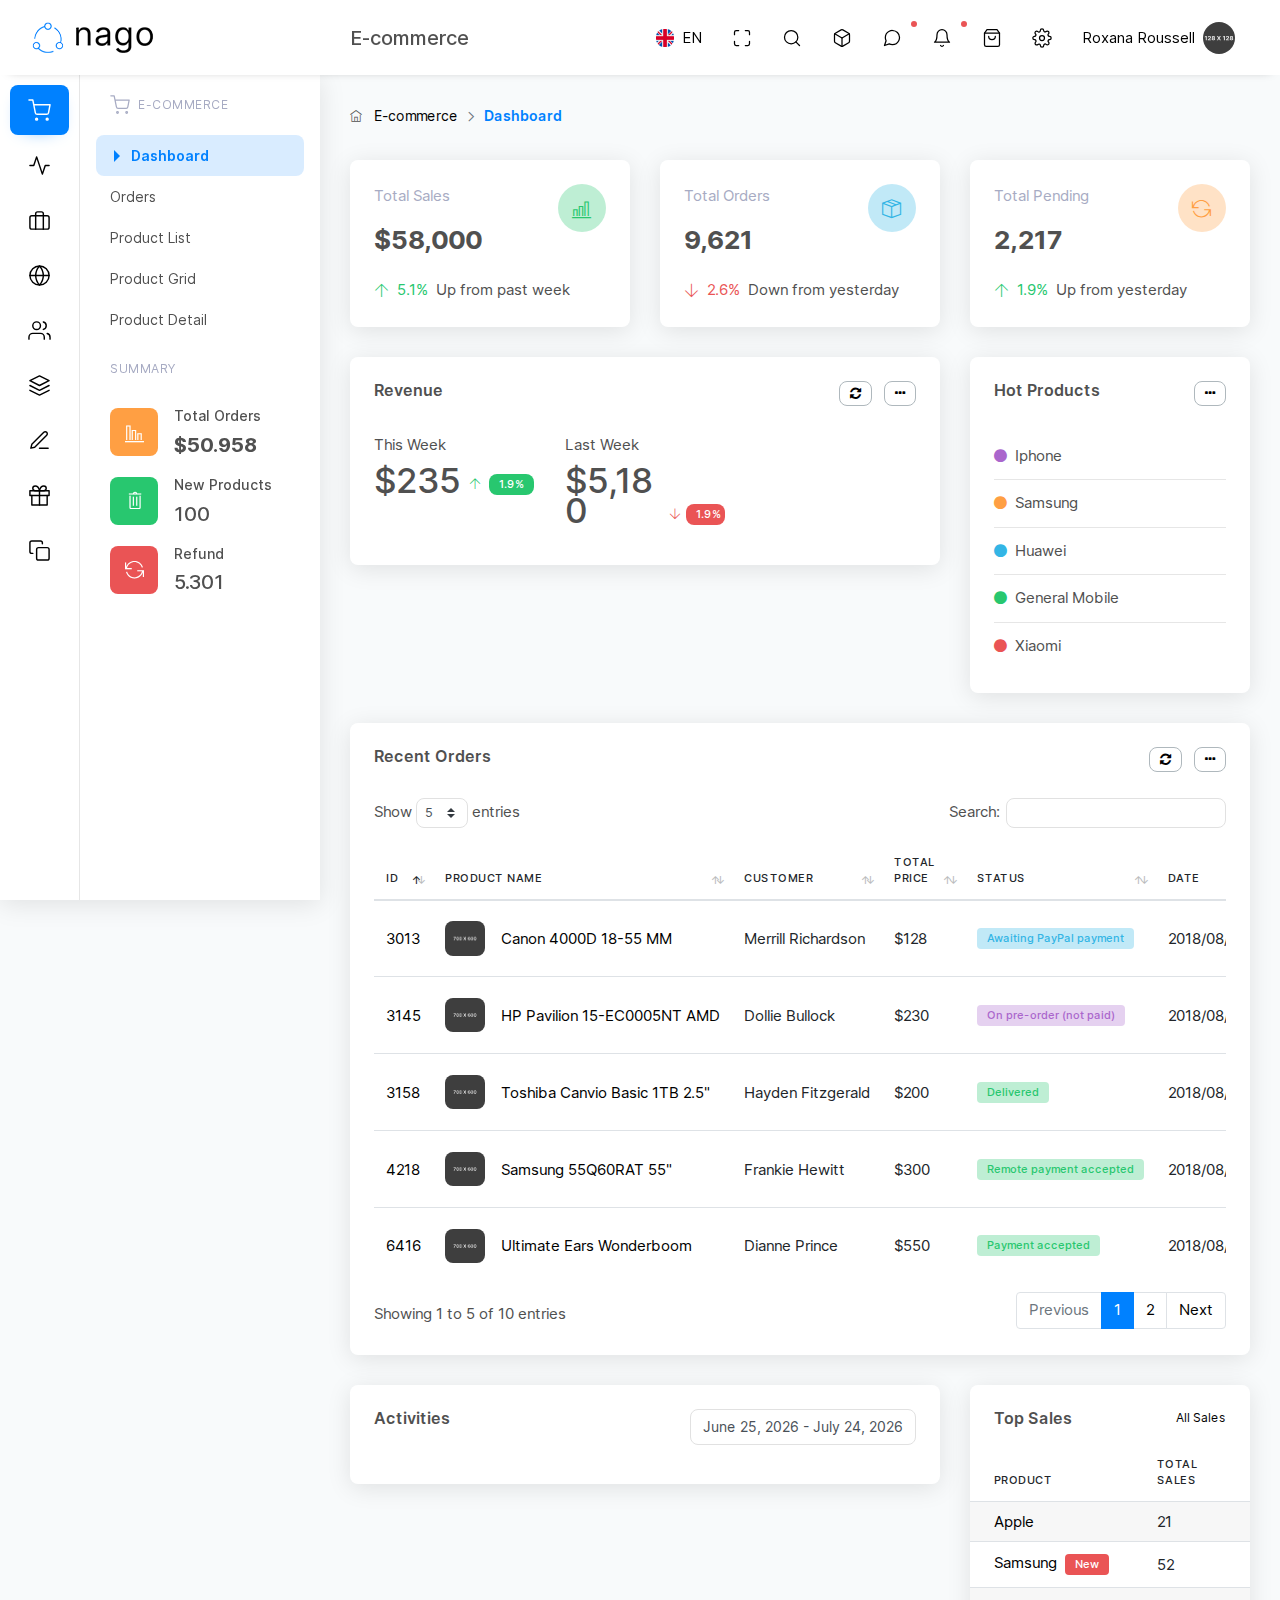
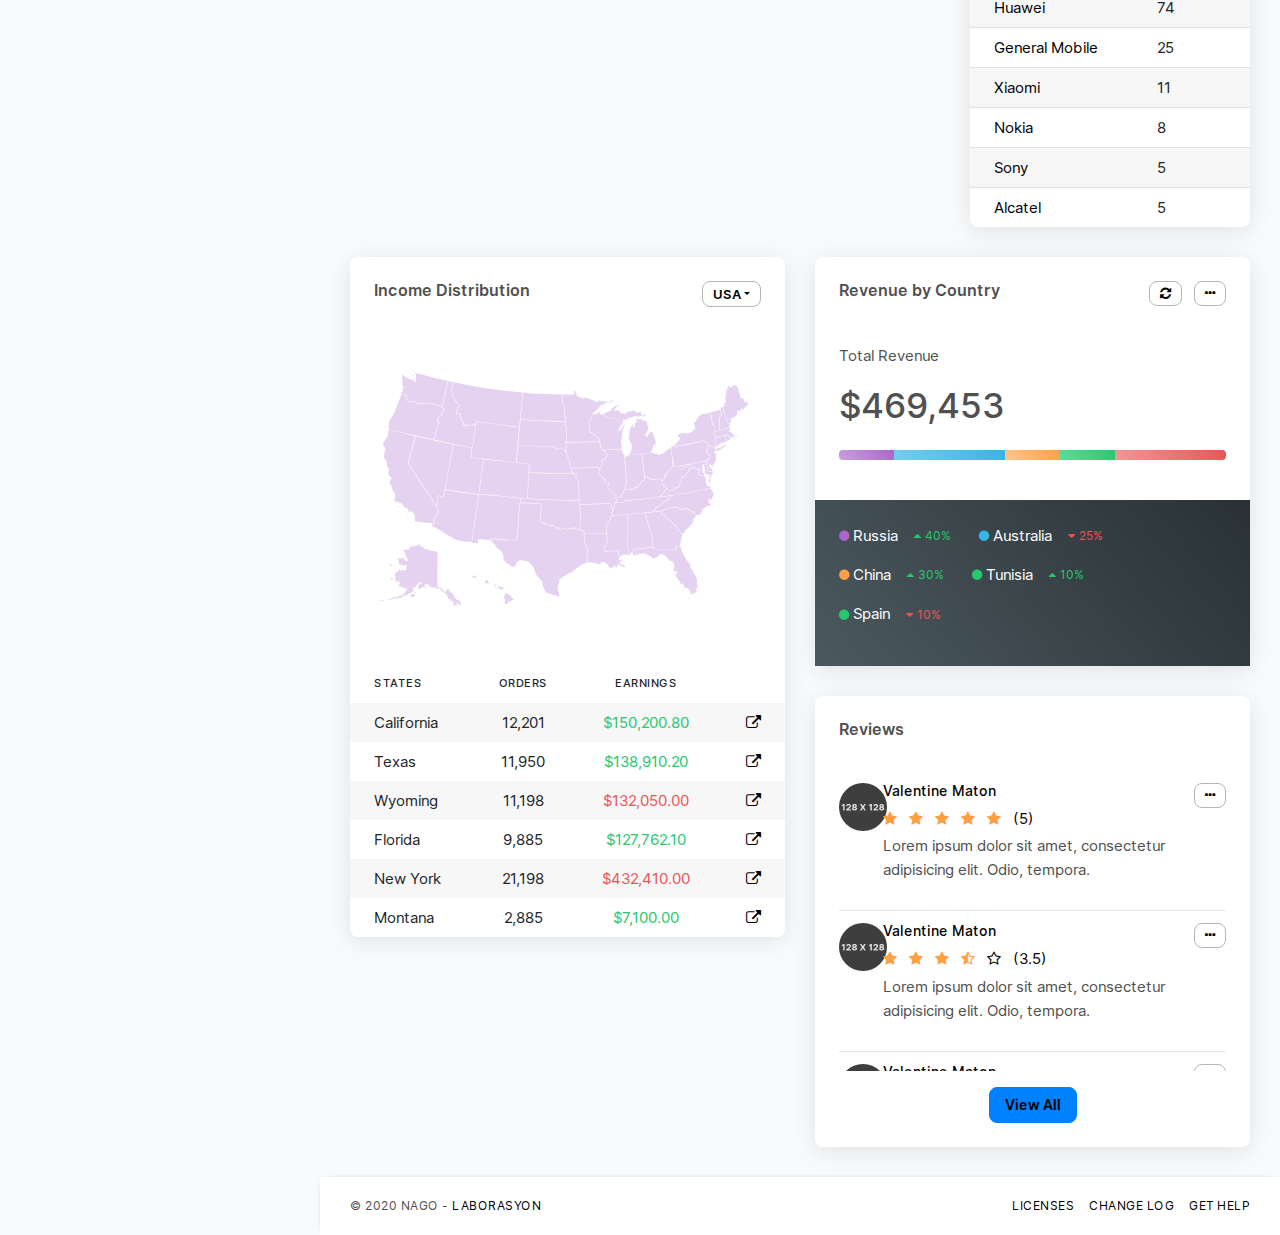
<file: nago/html/default/index.html>
<!doctype html>
<html lang="en">
<head>
    <meta charset="UTF-8">
    <meta name="viewport" content="width=device-width, initial-scale=1">
    <meta http-equiv="X-UA-Compatible" content="ie=edge">
    <title>Nago - Admin & Dashboard HTML Template</title>

    <!-- Favicon -->
    <link rel="shortcut icon" href="../../assets/media/image/favicon.png"/>

    <!-- Plugin styles -->
    <link rel="stylesheet" href="../../vendors/bundle.css" type="text/css">

        <!-- Slick -->
    <link rel="stylesheet" href="../../vendors/slick/slick.css" type="text/css">
    <link rel="stylesheet" href="../../vendors/slick/slick-theme.css" type="text/css">

    <!-- Daterangepicker -->
    <link rel="stylesheet" href="../../vendors/datepicker/daterangepicker.css" type="text/css">

    <!-- DataTable -->
    <link rel="stylesheet" href="../../vendors/dataTable/datatables.min.css" type="text/css">

    <!-- App styles -->
    <link rel="stylesheet" href="../../assets/css/app.min.css" type="text/css">
</head>
<body  class="">

<!-- begin::preloader-->
<div class="preloader">
    <div class="preloader-icon"></div>
</div>
<!-- end::preloader -->

<!-- BEGIN: Sidebar Group -->
<div class="sidebar-group">

    <!-- BEGIN: User Menu -->
    <div class="sidebar" id="user-menu">
        <div class="py-4 text-center" data-backround-image="../../assets/media/image/image1.jpg">
            <figure class="avatar avatar-lg mb-3 border-0">
                <img src="../../assets/media/image/user/women_avatar1.jpg" class="rounded-circle" alt="image">
            </figure>
            <h5 class="d-flex align-items-center justify-content-center">Roxana Roussell</h5>
            <div>
                Balance: <strong>$500</strong>
            </div>
        </div>
        <div class="card mb-0 card-body shadow-none">
            <div class="mb-4">
                <div class="list-group list-group-flush">
                    <a href="profile.html" class="list-group-item p-l-r-0">Profile</a>
                    <a href="#" class="list-group-item p-l-r-0 d-flex">Followers</a>
                    <a href="mail.html" class="list-group-item p-l-r-0 d-flex">
                        Inbox <span class="badge badge-danger ml-auto">2</span>
                    </a>
                    <a href="#" class="list-group-item p-l-r-0">Billing</a>
                    <a href="#" class="list-group-item p-l-r-0" data-sidebar-target="#settings">Settings</a>
                    <a href="login.html" class="list-group-item p-l-r-0 text-danger" data-sidebar-target="#settings">Sign Out!</a>
                </div>
            </div>
            <div class="mb-4">
                <h6 class="d-flex justify-content-between">
                    Completed Tasks
                    <span class="float-right">%68</span>
                </h6>
                <div class="progress" style="height:5px;">
                    <div class="progress-bar bg-secondary" role="progressbar" style="width: 68%;"
                         aria-valuenow="68"
                         aria-valuemin="0" aria-valuemax="100"></div>
                </div>
            </div>
            <div class="mb-4">
                <h6 class="d-flex justify-content-between">
                    Storage
                    <span>%25</span>
                </h6>
                <div class="progress" style="height: 5px;">
                    <div class="progress-bar bg-info" role="progressbar" style="width: 40%;" aria-valuenow="40"
                         aria-valuemin="0" aria-valuemax="100"></div>
                </div>
            </div>
            <div class="mb-4">
                <h6>About</h6>
                <p class="text-muted mb-0">I love reading, traveling and discovering new things. You need to be happy in
                    life.</p>
            </div>
            <div class="mb-4">
                <h6>City</h6>
                <p class="text-muted mb-0">Germany / Berlin</p>
            </div>
            <div class="mb-4">
                <h6>Social Links</h6>
                <ul class="list-inline">
                    <li class="list-inline-item">
                        <a href="#" class="btn btn-sm btn-floating btn-facebook">
                            <i class="fa fa-facebook"></i>
                        </a>
                    </li>
                    <li class="list-inline-item">
                        <a href="#" class="btn btn-sm btn-floating btn-twitter">
                            <i class="fa fa-twitter"></i>
                        </a>
                    </li>
                    <li class="list-inline-item">
                        <a href="#" class="btn btn-sm btn-floating btn-dribbble">
                            <i class="fa fa-dribbble"></i>
                        </a>
                    </li>
                    <li class="list-inline-item">
                        <a href="#" class="btn btn-sm btn-floating btn-whatsapp">
                            <i class="fa fa-whatsapp"></i>
                        </a>
                    </li>
                    <li class="list-inline-item">
                        <a href="#" class="btn btn-sm btn-floating btn-linkedin">
                            <i class="fa fa-linkedin"></i>
                        </a>
                    </li>
                </ul>
            </div>
        </div>
    </div>
    <!-- END: User Menu -->

    <!-- BEGIN: Settings -->
    <div class="sidebar" id="settings">
        <div class="card">
            <div class="card-body">
                <h6 class="card-title">Settings</h6>
                <ul class="list-group list-group-flush">
                    <li class="list-group-item pl-0 pr-0">
                        <div class="custom-control custom-switch">
                            <input type="checkbox" class="custom-control-input" id="customSwitch1" checked>
                            <label class="custom-control-label" for="customSwitch1">Allow notifications.</label>
                        </div>
                    </li>
                    <li class="list-group-item pl-0 pr-0">
                        <div class="custom-control custom-switch">
                            <input type="checkbox" class="custom-control-input" id="customSwitch2">
                            <label class="custom-control-label" for="customSwitch2">Hide user requests</label>
                        </div>
                    </li>
                    <li class="list-group-item pl-0 pr-0">
                        <div class="custom-control custom-switch">
                            <input type="checkbox" class="custom-control-input" id="customSwitch3" checked>
                            <label class="custom-control-label" for="customSwitch3">Speed up demands</label>
                        </div>
                    </li>
                    <li class="list-group-item pl-0 pr-0">
                        <div class="custom-control custom-switch">
                            <input type="checkbox" class="custom-control-input" id="customSwitch4" checked>
                            <label class="custom-control-label" for="customSwitch4">Hide menus</label>
                        </div>
                    </li>
                    <li class="list-group-item pl-0 pr-0">
                        <div class="custom-control custom-switch">
                            <input type="checkbox" class="custom-control-input" id="customSwitch5">
                            <label class="custom-control-label" for="customSwitch5">Remember next visits</label>
                        </div>
                    </li>
                    <li class="list-group-item pl-0 pr-0">
                        <div class="custom-control custom-switch">
                            <input type="checkbox" class="custom-control-input" id="customSwitch6">
                            <label class="custom-control-label" for="customSwitch6">Enable report
                                generation.</label>
                        </div>
                    </li>
                </ul>
            </div>
        </div>
    </div>
    <!-- END: Settings -->

</div>
<!-- END: Sidebar Group -->

<!-- begin::main -->
<div class="layout-wrapper">

    <!-- begin::header -->
    <div class="header d-print-none">

        <div class="header-left">
            <div class="navigation-toggler">
                <a href="#" data-action="navigation-toggler">
                    <i data-feather="menu"></i>
                </a>
            </div>
            <div class="header-logo">
                <a href=index.html>
                    <img class="logo" src="../../assets/media/image/logo.png" alt="logo">
                    <img class="logo-light" src="../../assets/media/image/logo-light.png" alt="light logo">
                </a>
            </div>
        </div>

        <div class="header-body">
            <div class="header-body-left">
                <div class="page-title">
                    <h4>E-commerce</h4>
                </div>
            </div>
            <div class="header-body-right">
                <ul class="navbar-nav">

                    <li class="nav-item">
                        <a href="#" title="Language" class="nav-link" data-toggle="dropdown">
                            <img width="18" src="../../assets/media/image/flags/262-united-kingdom.png"
                                 alt="flag"
                                 class="mr-2 rounded" title="United Kingdom"> EN
                        </a>
                        <div class="dropdown-menu">
                            <a href="#" class="dropdown-item">
                                <img width="18" src="../../assets/media/image/flags/003-tanzania.png"
                                     class="mr-2 rounded"
                                     alt="flag">
                                Tanzania
                            </a>
                            <a href="#" class="dropdown-item">
                                <img width="18" src="../../assets/media/image/flags/261-china.png"
                                     class="mr-2 rounded"
                                     alt="flag"> China
                            </a>
                            <a href="#" class="dropdown-item">
                                <img width="18" src="../../assets/media/image/flags/013-tunisia.png"
                                     class="mr-2 rounded"
                                     alt="flag">
                                Tunisia
                            </a>
                            <a href="#" class="dropdown-item">
                                <img width="18" src="../../assets/media/image/flags/044-spain.png"
                                     class="mr-2 rounded"
                                     alt="flag"> Spain
                            </a>
                        </div>
                    </li>

                    <!-- begin::header fullscreen -->
                    <li class="nav-item dropdown">
                        <a href="#" class="nav-link" title="Fullscreen" data-toggle="fullscreen">
                            <i class="maximize" data-feather="maximize"></i>
                            <i class="minimize" data-feather="minimize"></i>
                        </a>
                    </li>
                    <!-- end::header fullscreen -->

                    <!-- begin::header search -->
                    <li class="nav-item">
                        <a href="#" class="nav-link" title="Search" data-toggle="dropdown">
                            <i data-feather="search"></i>
                        </a>
                        <div class="dropdown-menu p-2 dropdown-menu-right">
                            <form>
                                <div class="input-group">
                                    <input type="text" class="form-control" placeholder="Search">
                                    <div class="input-group-prepend">
                                        <button class="btn" type="button">
                                            <i data-feather="search"></i>
                                        </button>
                                    </div>
                                </div>
                            </form>
                        </div>
                    </li>
                    <!-- end::header search -->

                    <!-- begin::apps -->
                    <li class="nav-item dropdown">
                        <a href="#" class="nav-link" title="Apps" data-toggle="dropdown">
                            <i data-feather="box"></i>
                        </a>
                        <div class="dropdown-menu dropdown-menu-right dropdown-menu-big">
                            <div class="bg-dark p-4 text-center d-flex justify-content-between">
                                <h5 class="mb-0">Apps</h5>
                            </div>
                            <div class="p-3">
                                <div class="row row-xs">
                                    <div class="col-6">
                                        <a href="chat.html">
                                            <div class="border-radius-1 text-center mb-3">
                                                <figure class="avatar avatar-lg border-0">
                                                <span class="avatar-title bg-primary text-white rounded-circle">
                                                    <i class="width-30 height-30" data-feather="message-circle"></i>
                                                </span>
                                                </figure>
                                                <div class="mt-2">Chat</div>
                                            </div>
                                        </a>
                                    </div>
                                    <div class="col-6">
                                        <a href="mail.html">
                                            <div class="border-radius-1 text-center mb-3">
                                                <figure class="avatar avatar-lg border-0">
                                                <span class="avatar-title bg-secondary text-white rounded-circle">
                                                    <i class="width-30 height-30" data-feather="mail"></i>
                                                </span>
                                                </figure>
                                                <div class="mt-2">Mail</div>
                                            </div>
                                        </a>
                                    </div>
                                    <div class="col-6">
                                        <a href="todo-list.html">
                                            <div class="border-radius-1 text-center">
                                                <figure class="avatar avatar-lg border-0">
                                                <span class="avatar-title bg-info text-white rounded-circle">
                                                    <i class="width-30 height-30" data-feather="check-circle"></i>
                                                </span>
                                                </figure>
                                                <div class="mt-2">Todo List</div>
                                            </div>
                                        </a>
                                    </div>
                                    <div class="col-6">
                                        <a href="file-manager.html">
                                            <div class="border-radius-1 text-center">
                                                <figure class="avatar avatar-lg border-0">
                                                <span class="avatar-title bg-warning text-white rounded-circle">
                                                    <i class="width-30 height-30" data-feather="file"></i>
                                                </span>
                                                </figure>
                                                <div class="mt-2">File Manager</div>
                                            </div>
                                        </a>
                                    </div>
                                </div>
                            </div>
                        </div>
                    </li>
                    <!-- end::apps -->

                    <!-- begin::header messages dropdown -->
                    <li class="nav-item dropdown">
                        <a href="#" class="nav-link nav-link-notify" title="Chats" data-toggle="dropdown">
                            <i data-feather="message-circle"></i>
                        </a>
                        <div class="dropdown-menu dropdown-menu-right dropdown-menu-big">
                            <div class="bg-dark p-4 text-center d-flex justify-content-between align-items-center">
                                <h5 class="mb-0">Chats</h5>
                                <small class="opacity-7">2 unread chats</small>
                            </div>
                            <div>
                                <ul class="list-group list-group-flush">
                                    <li>
                                        <a href="#" class="list-group-item d-flex align-items-center hide-show-toggler">
                                            <div>
                                                <figure class="avatar mr-2">
                                                    <img src="../../assets/media/image/user/man_avatar1.jpg"
                                                         class="rounded-circle" alt="user">
                                                </figure>
                                            </div>
                                            <div class="flex-grow-1">
                                                <p class="mb-0 line-height-20 d-flex justify-content-between">
                                                    Herbie Pallatina
                                                    <i title="Mark as read" data-toggle="tooltip"
                                                       class="hide-show-toggler-item fa fa-circle-o font-size-11"></i>
                                                </p>
                                                <div class="small text-muted">
                                                    <span class="mr-2">02:30 PM</span>
                                                    <span>Have you madimage</span>
                                                </div>
                                            </div>
                                        </a>
                                    </li>
                                    <li>
                                        <a href="#"
                                           class="list-group-item d-flex align-items-center hide-show-toggler">
                                            <div>
                                                <figure class="avatar mr-2">
                                                    <img src="../../assets/media/image/user/women_avatar5.jpg"
                                                         class="rounded-circle" alt="user">
                                                </figure>
                                            </div>
                                            <div class="flex-grow-1">
                                                <p class="mb-0 line-height-20 d-flex justify-content-between">
                                                    Andrei Miners
                                                    <i title="Mark as read" data-toggle="tooltip"
                                                       class="hide-show-toggler-item fa fa-circle-o font-size-11"></i>
                                                </p>
                                                <div class="small text-muted">
                                                    <span class="mr-2">08:36 PM</span>
                                                    <span>I have a meetinimage</span>
                                                </div>
                                            </div>
                                        </a>
                                    </li>
                                    <li class="text-divider small pb-2 pl-3 pt-3">
                                        <span>Old chats</span>
                                    </li>
                                    <li>
                                        <a href="#"
                                           class="list-group-item d-flex align-items-center hide-show-toggler">
                                            <div>
                                                <figure class="avatar mr-2">
                                                    <img src="../../assets/media/image/user/man_avatar3.jpg"
                                                         class="rounded-circle" alt="user">
                                                </figure>
                                            </div>
                                            <div class="flex-grow-1">
                                                <p class="mb-0 line-height-20 d-flex justify-content-between">
                                                    Kevin added
                                                    <i title="Mark as unread" data-toggle="tooltip"
                                                       class="hide-show-toggler-item fa fa-check font-size-11"></i>
                                                </p>
                                                <div class="small text-muted">
                                                    <span class="mr-2">11:09 PM</span>
                                                    <span>Have you madimage</span>
                                                </div>
                                            </div>
                                        </a>
                                    </li>
                                    <li>
                                        <a href="#" class="list-group-item d-flex align-items-center hide-show-toggler">
                                            <div>
                                                <figure class="avatar mr-2">
                                                    <img src="../../assets/media/image/user/man_avatar2.jpg"
                                                         class="rounded-circle" alt="user">
                                                </figure>
                                            </div>
                                            <div class="flex-grow-1">
                                                <p class="mb-0 line-height-20 d-flex justify-content-between">
                                                    Eugenio Carnelley
                                                    <i title="Mark as unread" data-toggle="tooltip"
                                                       class="hide-show-toggler-item fa fa-check font-size-11"></i>
                                                </p>
                                                <div class="small text-muted">
                                                    <span class="mr-2">Yesterday</span>
                                                    <span>I have a meetinimage</span>
                                                </div>
                                            </div>
                                        </a>
                                    </li>
                                    <li>
                                        <a href="#"
                                           class="list-group-item d-flex align-items-center hide-show-toggler">
                                            <div>
                                                <figure class="avatar mr-2">
                                                    <img src="../../assets/media/image/user/women_avatar1.jpg"
                                                         class="rounded-circle" alt="user">
                                                </figure>
                                            </div>
                                            <div class="flex-grow-1">
                                                <p class="mb-0 line-height-20 d-flex justify-content-between">
                                                    Neely Ferdinand
                                                    <i title="Mark as unread" data-toggle="tooltip"
                                                       class="hide-show-toggler-item fa fa-check font-size-11"></i>
                                                </p>
                                                <div class="small text-muted">
                                                    <span class="mr-2">Yesterday</span>
                                                    <span>I have a meetinimage</span>
                                                </div>
                                            </div>
                                        </a>
                                    </li>
                                </ul>
                            </div>
                            <div class="p-2 text-right border-top">
                                <ul class="list-inline small">
                                    <li class="list-inline-item mb-0">
                                        <a href="#">Mark All Read</a>
                                    </li>
                                </ul>
                            </div>
                        </div>
                    </li>
                    <!-- end::header messages dropdown -->

                    <!-- begin::header notification dropdown -->
                    <li class="nav-item dropdown">
                        <a href="#" class="nav-link nav-link-notify" title="Notifications" data-toggle="dropdown">
                            <i data-feather="bell"></i>
                        </a>
                        <div class="dropdown-menu dropdown-menu-right dropdown-menu-big">
                            <div class="bg-dark p-4 text-center d-flex justify-content-between align-items-center">
                                <h5 class="mb-0">Notifications</h5>
                                <small class="opacity-7">1 unread notifications</small>
                            </div>
                            <div>
                                <ul class="list-group list-group-flush">
                                    <li>
                                        <a href="#" class="list-group-item d-flex align-items-center hide-show-toggler">
                                            <div>
                                                <figure class="avatar mr-2">
                                                <span
                                                    class="avatar-title bg-success-bright text-success rounded-circle">
                                                    <i class="ti-user"></i>
                                                </span>
                                                </figure>
                                            </div>
                                            <div class="flex-grow-1">
                                                <p class="mb-0 line-height-20 d-flex justify-content-between">
                                                    New customer registered
                                                    <i title="Mark as read" data-toggle="tooltip"
                                                       class="hide-show-toggler-item fa fa-circle-o font-size-11"></i>
                                                </p>
                                                <span class="text-muted small">20 min ago</span>
                                            </div>
                                        </a>
                                    </li>
                                    <li class="text-divider small pb-2 pl-3 pt-3">
                                        <span>Old notifications</span>
                                    </li>
                                    <li>
                                        <a href="#" class="list-group-item d-flex align-items-center hide-show-toggler">
                                            <div>
                                                <figure class="avatar mr-2">
                                                <span
                                                    class="avatar-title bg-warning-bright text-warning rounded-circle">
                                                    <i class="ti-package"></i>
                                                </span>
                                                </figure>
                                            </div>
                                            <div class="flex-grow-1">
                                                <p class="mb-0 line-height-20 d-flex justify-content-between">
                                                    New Order Recieved
                                                    <i title="Mark as unread" data-toggle="tooltip"
                                                       class="hide-show-toggler-item fa fa-check font-size-11"></i>
                                                </p>
                                                <span class="text-muted small">45 sec ago</span>
                                            </div>
                                        </a>
                                    </li>
                                    <li>
                                        <a href="#"
                                           class="list-group-item d-flex align-items-center hide-show-toggler">
                                            <div>
                                                <figure class="avatar mr-2">
                                                <span class="avatar-title bg-danger-bright text-danger rounded-circle">
                                                    <i class="ti-server"></i>
                                                </span>
                                                </figure>
                                            </div>
                                            <div class="flex-grow-1">
                                                <p class="mb-0 line-height-20 d-flex justify-content-between">
                                                    Server Limit Reached!
                                                    <i title="Mark as unread" data-toggle="tooltip"
                                                       class="hide-show-toggler-item fa fa-check font-size-11"></i>
                                                </p>
                                                <span class="text-muted small">55 sec ago</span>
                                            </div>
                                        </a>
                                    </li>
                                    <li>
                                        <a href="#"
                                           class="list-group-item d-flex align-items-center hide-show-toggler">
                                            <div>
                                                <figure class="avatar mr-2">
                                                <span class="avatar-title bg-info-bright text-info rounded-circle">
                                                    <i class="ti-layers"></i>
                                                </span>
                                                </figure>
                                            </div>
                                            <div class="flex-grow-1">
                                                <p class="mb-0 line-height-20 d-flex align-items-center justify-content-between">
                                                    Apps are ready for update
                                                    <i title="Mark as unread" data-toggle="tooltip"
                                                       class="hide-show-toggler-item fa fa-check font-size-11"></i>
                                                </p>
                                                <span class="text-muted small">Yesterday</span>
                                            </div>
                                        </a>
                                    </li>
                                </ul>
                            </div>
                            <div class="p-2 text-right border-top">
                                <ul class="list-inline small">
                                    <li class="list-inline-item mb-0">
                                        <a href="#">Mark All Read</a>
                                    </li>
                                </ul>
                            </div>
                        </div>
                    </li>
                    <!-- end::header notification dropdown -->

                    <!-- BEGIN: Cart -->
                    <li class="nav-item">
                        <a href="#" title="Cart" class="nav-link" data-toggle="dropdown">
                            <i data-feather="shopping-bag"></i>
                        </a>
                        <div class="dropdown-menu dropdown-menu-right dropdown-menu-big">
                            <div class="bg-dark p-4 text-center d-flex justify-content-between align-items-center">
                                <h5 class="mb-0">Cart</h5>
                                <small class="opacity-7">3 products</small>
                            </div>
                            <div>
                                <div class="list-group list-group-flush">
                                    <a href="#" class="p-3 list-group-item d-flex">
                                        <div>
                                            <figure class="avatar mr-3">
                                                <img src="../../assets/media/image/products/product6.png"
                                                     alt="Canon 4000D 18-55 MM">
                                            </figure>
                                        </div>
                                        <div class="flex-grow-1">
                                            <p class="mb-0 line-height-20 d-flex justify-content-between">
                                                Canon 4000D 18-55 MM
                                                <i title="Close" data-toggle="tooltip"
                                                   class="hide-show-toggler-item ti-close"></i>
                                            </p>
                                            <span class="text-muted small">1 X $1,200</span>
                                        </div>
                                    </a>
                                    <a href="#" class="p-3 list-group-item d-flex">
                                        <div>
                                            <figure class="avatar mr-3">
                                                <img src="../../assets/media/image/products/product3.png"
                                                     alt="pineapple">
                                            </figure>
                                        </div>
                                        <div class="flex-grow-1">
                                            <p class="mb-0 line-height-20 d-flex justify-content-between">
                                                Snopy SN-BT96 Pretty
                                                <i title="Close" data-toggle="tooltip"
                                                   class="hide-show-toggler-item ti-close"></i>
                                            </p>
                                            <span class="text-muted small">1 X $250</span>
                                        </div>
                                    </a>
                                    <a href="#" class="p-3 list-group-item d-flex">
                                        <div>
                                            <figure class="avatar mr-3">
                                                <img src="../../assets/media/image/products/product7.png"
                                                     class="rounded" alt="pineapple">
                                            </figure>
                                        </div>
                                        <div class="flex-grow-1">
                                            <p class="mb-0 line-height-20 d-flex justify-content-between">
                                                Lenovo Tab E10 TB-X104F 32GB
                                                <i title="Close" data-toggle="tooltip"
                                                   class="hide-show-toggler-item ti-close"></i>
                                            </p>
                                            <span class="text-muted small">2 X $100</span>
                                        </div>
                                    </a>
                                </div>
                            </div>
                            <div class="p-3 border-top text-right">
                                <p class="d-flex justify-content-between align-items-center mb-2">
                                    <span>Sub Total</span>
                                    <span>$1,650</span>
                                </p>
                                <p class="d-flex justify-content-between align-items-center mb-2">
                                    <span>Taxes</span>
                                    <span>$15</span>
                                </p>
                                <p class="d-flex justify-content-between align-items-center mb-2 font-weight-bold">
                                    <span>Total</span>
                                    <span>$1,675</span>
                                </p>
                                <button class="btn btn-primary btn-block mt-2">
                                    Order and Payment <i class="ti-arrow-right ml-2"></i>
                                </button>
                            </div>
                        </div>
                    </li>
                    <!-- END: Cart -->

                    <!-- begin::settings -->
                    <li class="nav-item dropdown">
                        <a href="#" class="nav-link" title="Settings" data-sidebar-target="#settings">
                            <i data-feather="settings"></i>
                        </a>
                    </li>
                    <!-- end::settings -->

                    <!-- begin::user menu -->
                    <li class="nav-item dropdown">
                        <a href="#" class="nav-link" title="User menu" data-sidebar-target="#user-menu">
                            <span class="mr-2 d-sm-inline d-none">Roxana Roussell</span>
                            <figure class="avatar avatar-sm">
                                <img src="../../assets/media/image/user/women_avatar1.jpg" class="rounded-circle"
                                     alt="avatar">
                            </figure>
                        </a>
                    </li>
                    <!-- end::user menu -->

                </ul>

                <!-- begin::mobile header toggler -->
                <ul class="navbar-nav d-flex align-items-center">
                    <li class="nav-item header-toggler">
                        <a href="#" class="nav-link">
                            <i data-feather="arrow-down"></i>
                        </a>
                    </li>
                </ul>
                <!-- end::mobile header toggler -->
            </div>
        </div>

    </div>
    <!-- end::header -->

    <div class="content-wrapper">

        <!-- begin::navigation -->
        <div class="navigation">
            <div class="navigation-menu-tab">
                <ul>
                    <li>
                        <a href="#" data-toggle="tooltip" data-placement="right" title="Ecommerce"
                           data-nav-target="#ecommerce">
                            <i data-feather="shopping-cart"></i>
                        </a>
                    </li>
                    <li>
                        <a href="#" data-toggle="tooltip" data-placement="right" title="Analytics"
                           data-nav-target="#analytics">
                            <i data-feather="activity"></i>
                        </a>
                    </li>
                    <li>
                        <a href="#" data-toggle="tooltip" data-placement="right" title="Projects"
                           data-nav-target="#projects">
                            <i data-feather="briefcase"></i>
                        </a>
                    </li>
                    <li>
                        <a href="#" data-toggle="tooltip"
                           data-placement="right" title="Apps" data-nav-target="#apps">
                            <i data-feather="globe"></i>
                        </a>
                    </li>
                    <li>
                        <a href="#" data-toggle="tooltip" data-placement="right" title="User"
                           data-nav-target="#user">
                            <i data-feather="users"></i>
                        </a>
                    </li>
                    <li>
                        <a href="#" data-toggle="tooltip"
                           data-placement="right" title="Components"
                           data-nav-target="#components">
                            <i data-feather="layers"></i>
                        </a>
                    </li>
                    <li>
                        <a href="#" data-toggle="tooltip"
                           data-placement="right" title="Forms"
                           data-nav-target="#forms">
                            <i data-feather="edit-3"></i>
                        </a>
                    </li>
                    <li>
                        <a href="#" data-toggle="tooltip"
                           data-placement="right" title="Plugins"
                           data-nav-target="#plugins">
                            <i data-feather="gift"></i>
                        </a>
                    </li>
                    <li>
                        <a href="#" data-toggle="tooltip"
                           data-placement="right" title="Pages" data-nav-target="#pages">
                            <i data-feather="copy"></i>
                        </a>
                    </li>
                </ul>
            </div>
            <div class="navigation-menu-body">
                <div class="navigation-menu-group">
                    <div id="ecommerce">
                        <ul>
                            <li class="navigation-divider d-flex align-items-center">
                                <i class="mr-2" data-feather="shopping-cart"></i> E-commerce
                            </li>
                            <li>
                                <a  class="active"
                                    href="ecommerce-dashboard.html">Dashboard</a></li>
                            <li>
                                <a  href="orders.html">Orders</a></li>
                            <li>
                                <a  href="product-list.html">Product List</a></li>
                            <li>
                                <a  href="product-grid.html">Product Grid</a></li>
                            <li>
                                <a  href="product-detail.html">Product Detail</a></li>
                            <li class="navigation-divider">Summary</li>
                            <li>
                                <a href="#" class="d-flex align-items-start">
                                    <div>
                                        <figure class="avatar mr-3">
                                <span class="avatar-title bg-warning rounded">
                                    <i class="ti-bar-chart-alt"></i>
                                </span>
                                        </figure>
                                    </div>
                                    <div>
                                        <h6>Total Orders</h6>
                                        <h4 class="mb-0 font-weight-bold">$50.958</h4>
                                    </div>
                                </a>
                            </li>
                            <li>
                                <a href="#" class="d-flex align-items-start">
                                    <div>
                                        <figure class="avatar mr-3">
                                <span class="avatar-title bg-success rounded">
                                    <i class="ti-trash"></i>
                                </span>
                                        </figure>
                                    </div>
                                    <div>
                                        <h6>New Products</h6>
                                        <h4 class="mb-0">100</h4>
                                    </div>
                                </a>
                            </li>
                            <li>
                                <a href="#" class="d-flex align-items-start">
                                    <div>
                                        <figure class="avatar mr-3">
                                <span class="avatar-title bg-danger rounded">
                                    <i class="ti-reload"></i>
                                </span>
                                        </figure>
                                    </div>
                                    <div>
                                        <h6>Refund</h6>
                                        <h4 class="mb-0">5.301</h4>
                                    </div>
                                </a>
                            </li>
                        </ul>
                    </div>
                    <div id="analytics">
                        <ul>
                            <li class="navigation-divider d-flex align-items-center">
                                <i class="mr-2" data-feather="activity"></i> Analytics
                            </li>
                            <li>
                                <a  href="analytics-dashboard.html">Dashboard</a></li>
                            <li>
                                <a  href="customers.html">Customers</a></li>
                            <li class="navigation-divider">Summary</li>
                            <li>
                                <a href="#" class="d-flex align-items-start">
                                    <div>
                                        <figure class="avatar mr-2">
                                <span class="avatar-title bg-warning rounded-circle">
                                    <i class="ti-bar-chart-alt"></i>
                                </span>
                                        </figure>
                                    </div>
                                    <div>
                                        <h6 class="mb-0">Total Sales</h6>
                                        <p class="text-muted mb-0 small">This Mounth</p>
                                        <h4 class="mb-0">$50.958</h4>
                                    </div>
                                </a>
                            </li>
                            <li>
                                <a href="#" class="d-flex align-items-start">
                                    <div>
                                        <figure class="avatar mr-2">
                                <span class="avatar-title bg-success rounded-circle">
                                    <i class="ti-world"></i>
                                </span>
                                        </figure>
                                    </div>
                                    <div>
                                        <h6 class="mb-0">Projects</h6>
                                        <p class="text-muted mb-0 small">Today</p>
                                        <h4 class="mb-0">35</h4>
                                    </div>
                                </a>
                            </li>
                            <li>
                                <a href="#" class="d-flex align-items-start">
                                    <div>
                                        <figure class="avatar mr-2">
                                <span class="avatar-title bg-info rounded-circle">
                                    <i class="ti-user"></i>
                                </span>
                                        </figure>
                                    </div>
                                    <div>
                                        <h6 class="mb-0">Total Visitor</h6>
                                        <p class="text-muted mb-0 small">Today</p>
                                        <h4 class="mb-0">5.301</h4>
                                    </div>
                                </a>
                            </li>
                        </ul>
                    </div>
                    <div id="projects">
                        <ul>
                            <li class="navigation-divider d-flex align-items-center">
                                <i class="mr-2" data-feather="briefcase"></i> Projects
                            </li>
                            <li>
                                <a  href="projects-dashboard.html">Dashboard</a></li>
                            <li>
                                <a  href="project-list.html">Project List</a></li>
                            <li>
                                <a  href="project-grid.html">Project Grid</a></li>
                            <li>
                                <a  href="project-detail.html">Project Detail</a></li>
                            <li>
                                <a  href="clients.html">Clients</a></li>
                            <li class="navigation-divider">Summary</li>
                            <li>
                                <a href="#" class="d-flex align-items-start">
                                    <div>
                                        <figure class="avatar mr-2">
                                <span class="avatar-title bg-warning rounded-circle">
                                    <i class="ti-bar-chart-alt"></i>
                                </span>
                                        </figure>
                                    </div>
                                    <div>
                                        <h6 class="mb-0">Total Sales</h6>
                                        <p class="text-muted mb-0 small">This Mounth</p>
                                        <h4 class="mb-0">$50.958</h4>
                                    </div>
                                </a>
                            </li>
                            <li>
                                <a href="#" class="d-flex align-items-start">
                                    <div>
                                        <figure class="avatar mr-2">
                                <span class="avatar-title bg-success rounded-circle">
                                    <i class="ti-world"></i>
                                </span>
                                        </figure>
                                    </div>
                                    <div>
                                        <h6 class="mb-0">Projects</h6>
                                        <p class="text-muted mb-0 small">Today</p>
                                        <h4 class="mb-0">35</h4>
                                    </div>
                                </a>
                            </li>
                            <li>
                                <a href="#" class="d-flex align-items-start">
                                    <div>
                                        <figure class="avatar mr-2">
                                <span class="avatar-title bg-info rounded-circle">
                                    <i class="ti-user"></i>
                                </span>
                                        </figure>
                                    </div>
                                    <div>
                                        <h6 class="mb-0">Total Visitor</h6>
                                        <p class="text-muted mb-0 small">Today</p>
                                        <h4 class="mb-0">5.301</h4>
                                    </div>
                                </a>
                            </li>
                        </ul>
                    </div>
                    <div id="apps">
                        <ul>
                            <li class="navigation-divider d-flex align-items-center">
                                <i class="mr-2" data-feather="globe"></i> Apps
                            </li>
                            <li>
                                <a  href="chat.html">
                                    <span>Chat</span>
                                    <span class="badge badge-danger">5</span>
                                </a>
                            </li>
                            <li>
                                <a  href="mail.html">
                                    <span>Mail</span>
                                </a>
                            </li>
                            <li>
                                <a  href="todo-list.html">
                                    <span>Todo List</span>
                                    <span class="badge badge-warning">2</span>
                                </a>
                            </li>
                            <li>
                                <a  href="file-manager.html">
                                    <span>File Manager</span>
                                </a>
                            </li>
                            <li>
                                <a  href="calendar.html">
                                    <span>Calendar</span>
                                </a>
                            </li>
                            <li>
                                <a  href="gallery.html">
                                    <span>Gallery</span>
                                </a>
                            </li>
                            <li>
                                <a  href="invoice.html">Invoice</a></li>
                            <li class="navigation-divider">Recent Contacts</li>
                            <li>
                                <div class="list-group list-group-flush">
                                    <a href="#" class="list-group-item d-flex align-items-center">
                                        <div>
                                            <div class="avatar avatar-sm m-r-10">
                                                <img src="../../assets/media/image/user/man_avatar1.jpg"
                                                     class="rounded-circle" alt="image">
                                            </div>
                                        </div>
                                        <span>Valentine Maton</span>
                                    </a>
                                    <a href="#" class="list-group-item d-flex align-items-center">
                                        <div>
                                            <div class="avatar avatar-sm m-r-10">
                                                <img src="../../assets/media/image/user/women_avatar2.jpg"
                                                     class="rounded-circle" alt="image">
                                            </div>
                                        </div>
                                        <span>Holmes Cherryman</span>
                                    </a>
                                    <a href="#" class="list-group-item d-flex align-items-center">
                                        <div>
                                            <div class="avatar avatar-sm m-r-10">
                                                <img src="../../assets/media/image/user/women_avatar4.jpg"
                                                     class="rounded-circle" alt="image">
                                            </div>
                                        </div>
                                        <span>Kenneth Hune</span>
                                    </a>
                                    <a href="#" class="list-group-item d-flex align-items-center">
                                        <div>
                                            <div class="avatar avatar-sm m-r-10">
                                                <img src="../../assets/media/image/user/women_avatar3.jpg"
                                                     class="rounded-circle" alt="image">
                                            </div>
                                        </div>
                                        <span>Holmes Cherryman</span>
                                    </a>
                                    <a href="#" class="list-group-item d-flex align-items-center">
                                        <div>
                                            <div class="avatar avatar-sm m-r-10">
                                                <img src="../../assets/media/image/user/women_avatar5.jpg"
                                                     class="rounded-circle" alt="image">
                                            </div>
                                        </div>
                                        <span>Kenneth Hune</span>
                                    </a>
                                </div>
                            </li>
                        </ul>
                    </div>
                    <div id="user">
                        <ul>
                            <li class="navigation-divider d-flex align-items-center">
                                <i class="mr-2" data-feather="users"></i> User
                            </li>
                            <li>
                                <a  href="profile.html">Profile</a></li>
                            <li>
                                <a  href="user-list.html">User List</a></li>
                            <li>
                                <a  href="user-edit.html">User Edit</a></li>
                            <li><a href="login.html" target="_blank">Login</a></li>
                            <li><a href="register.html" target="_blank">Register</a></li>
                            <li><a href="recovery-password.html" target="_blank">Recovery Password</a>
                            </li>
                            <li><a href="lock-screen.html" target="_blank">Lock Screen</a></li>
                            <li class="navigation-divider">Followers</li>
                            <li>
                                <div class="avatar-group ml-4">
                                    <figure class="avatar avatar-sm">
                                        <a href="#" title="Krisha McAlees" data-toggle="tooltip">
                                            <img src="../../assets/media/image/user/women_avatar4.jpg" class="rounded-circle"
                                                 alt="avatar">
                                        </a>
                                    </figure>
                                    <figure class="avatar avatar-sm">
                                        <a href="#" title="Rozella Baskerfield" data-toggle="tooltip">
                                            <span class="avatar-title bg-info rounded-circle">R</span>
                                        </a>
                                    </figure>
                                    <figure class="avatar avatar-sm">
                                        <a href="#" title="Hilton Dew" data-toggle="tooltip">
                                            <img src="../../assets/media/image/user/man_avatar3.jpg" class="rounded-circle"
                                                 alt="avatar">
                                        </a>
                                    </figure>
                                    <figure class="avatar avatar-sm">
                                        <a href="#" title="Mellie Smittoune" data-toggle="tooltip">
                                            <img src="../../assets/media/image/user/man_avatar1.jpg" class="rounded-circle"
                                                 alt="avatar">
                                        </a>
                                    </figure>
                                    <figure class="avatar avatar-sm">
                                        <a href="#" title="Avery Hampshire" data-toggle="tooltip">
                                            <span class="avatar-title bg-warning rounded-circle">A</span>
                                        </a>
                                    </figure>
                                    <figure class="avatar avatar-sm">
                                        <a href="#" title="Krisha McAlees" data-toggle="tooltip">
                                            <img src="../../assets/media/image/user/women_avatar2.jpg" class="rounded-circle"
                                                 alt="avatar">
                                        </a>
                                    </figure>
                                    <figure class="avatar avatar-sm">
                                        <a href="#" title="Rozella Baskerfield" data-toggle="tooltip">
                                            <span class="avatar-title bg-success rounded-circle">R</span>
                                        </a>
                                    </figure>
                                    <figure class="avatar avatar-sm">
                                        <a href="#" title="Other" data-toggle="tooltip">
                                            <span class="avatar-title bg-dark rounded-circle">+5</span>
                                        </a>
                                    </figure>
                                </div>
                            </li>
                            <li class="navigation-divider">Following</li>
                            <li>
                                <div class="avatar-group ml-4">
                                    <figure class="avatar avatar-sm">
                                        <a href="#" title="Krisha McAlees" data-toggle="tooltip">
                                            <img src="../../assets/media/image/user/women_avatar5.jpg" class="rounded-circle"
                                                 alt="avatar">
                                        </a>
                                    </figure>
                                    <figure class="avatar avatar-sm">
                                        <a href="#" title="Darby Croci" data-toggle="tooltip">
                                            <span class="avatar-title bg-danger rounded-circle">D</span>
                                        </a>
                                    </figure>
                                    <figure class="avatar avatar-sm">
                                        <a href="#" title="Hilton Dew" data-toggle="tooltip">
                                            <img src="../../assets/media/image/user/man_avatar5.jpg" class="rounded-circle"
                                                 alt="avatar">
                                        </a>
                                    </figure>
                                    <figure class="avatar avatar-sm">
                                        <a href="#" title="Mellie Smittoune" data-toggle="tooltip">
                                            <img src="../../assets/media/image/user/man_avatar2.jpg" class="rounded-circle"
                                                 alt="avatar">
                                        </a>
                                    </figure>
                                    <figure class="avatar avatar-sm">
                                        <a href="#" title="Mahalia Lemme" data-toggle="tooltip">
                                            <span class="avatar-title bg-secondary rounded-circle">M</span>
                                        </a>
                                    </figure>
                                </div>
                            </li>
                        </ul>
                    </div>
                    <div id="components">
                        <ul>
                            <li class="navigation-divider d-flex align-items-center">
                                <i class="mr-2" data-feather="layers"></i> Components
                            </li>
                            <li>
                                <a href="#">Basic Components</a>
                                <ul>
                                    <li>
                                        <a  href="alert.html">Alerts</a></li>
                                    <li>
                                        <a  href="accordion.html">Accordion</a></li>
                                    <li>
                                        <a  href="buttons.html">Buttons</a></li>
                                    <li>
                                        <a  href="dropdown.html">Dropdown</a></li>
                                    <li>
                                        <a  href="list-group.html">List Group</a></li>
                                    <li>
                                        <a  href="pagination.html">Pagination</a></li>
                                    <li>
                                        <a  href="typography.html">Typography</a></li>
                                    <li>
                                        <a  href="media-object.html">Media Object</a>
                                    </li>
                                    <li>
                                        <a  href="progress.html">Progress</a></li>
                                    <li>
                                        <a  href="modal.html">Modal</a></li>
                                    <li>
                                        <a  href="spinners.html">Spinners</a></li>
                                    <li>
                                        <a  href="navs.html">Navs</a></li>
                                    <li>
                                        <a  href="tab.html">Tab</a></li>
                                    <li>
                                        <a  href="tooltip.html">Tooltip</a></li>
                                    <li>
                                        <a  href="popovers.html">Popovers</a></li>
                                </ul>
                            </li>
                            <li>
                                <a href="#">Cards</a>
                                <ul>
                                    <li>
                                        <a  href="basic-cards.html">Basic Cards </a></li>
                                    <li>
                                        <a  href="image-cards.html">Image Cards </a></li>
                                    <li>
                                        <a  href="scroll-cards.html">Scroll Cards </a></li>
                                    <li>
                                        <a  href="other-cards.html">Others Cards</a></li>
                                </ul>
                            </li>
                            <li>
                                <a href="#">Tables</a>
                                <ul>
                                    <li>
                                        <a  href="basic-tables.html">Basic Tables</a></li>
                                    <li>
                                        <a  href="dataTable.html">Datatable</a></li>
                                    <li>
                                        <a  href="responsive-tables.html">Responsive Tables</a>
                                    </li>
                                </ul>
                            </li>
                            <li>
                                <a href="#">Charts</a>
                                <ul>
                                    <li>
                                        <a  href="apexchart.html">Apex Chart</a></li>
                                    <li>
                                        <a  href="chartjs.html">Chartjs</a></li>
                                    <li>
                                        <a  href="justgage.html">Justgage</a></li>
                                    <li>
                                        <a  href="morsis.html">Morsis</a></li>
                                    <li>
                                        <a  href="peity.html">Peity</a></li>
                                </ul>
                            </li>
                            <li>
                                <a href="#">Maps</a>
                                <ul>
                                    <li>
                                        <a  href="google-map.html">Google Map</a></li>
                                    <li>
                                        <a  href="vector-map.html">Vector Map</a></li>
                                </ul>
                            </li>
                            <li>
                                <a  href="avatar.html">Avatar</a></li>
                            <li>
                                <a  href="icons.html">Icons</a></li>
                            <li>
                                <a  href="colors.html">Colors</a></li>
                        </ul>
                    </div>
                    <div id="forms">
                        <ul>
                            <li class="navigation-divider d-flex align-items-center">
                                <i class="mr-2" data-feather="edit-3"></i> Forms
                            </li>
                            <li>
                                <a  href="basic-forms.html">Basic Forms</a></li>
                            <li>
                                <a  href="custom-forms.html">Custom Forms</a></li>
                            <li>
                                <a  href="advanced-forms.html">Advanced Forms</a></li>
                            <li>
                                <a  href="form-validation.html">Form Validation</a></li>
                            <li>
                                <a  href="form-wizard.html">Form Wizard</a></li>
                            <li>
                                <a  href="file-upload.html">File Upload</a></li>
                            <li>
                                <a  href="datepicker.html">Datepicker</a></li>
                            <li>
                                <a  href="timepicker.html">Timepicker</a></li>
                            <li>
                                <a  href="colorpicker.html">Colorpicker</a></li>
                        </ul>
                    </div>
                    <div id="plugins">
                        <ul>
                            <li class="navigation-divider d-flex align-items-center">
                                <i class="mr-2" data-feather="gift"></i> Plugins
                            </li>
                            <li>
                                <a  href="sweet-alert.html">Sweet Alert</a></li>
                            <li>
                                <a  href="lightbox.html">Lightbox</a></li>
                            <li>
                                <a  href="toast.html">Toast</a></li>
                            <li>
                                <a  href="tour.html">Tour</a></li>
                            <li>
                                <a  href="slick-slide.html">Slick Slide</a></li>
                            <li>
                                <a  href="nestable.html">Nestable</a></li>
                        </ul>
                    </div>
                    <div id="pages">
                        <ul>
                            <li class="navigation-divider d-flex align-items-center">
                                <i class="mr-2" data-feather="copy"></i> Pages
                            </li>
                            <li>
                                <a  href="timeline.html">Timeline</a></li>
                            <li>
                                <a  href="pricing-table.html">Pricing Table</a></li>

                            <li>
                                <a  href="pricing-table-2.html">Pricing Table 2</a></li>
                            <li>
                                <a  href="search-result.html">Search Result</a></li>
                            <li>
                                <a  href="mailing.html">Mailing</a></li>
                            <li>
                                <a href="#">Error Pages</a>
                                <ul>
                                    <li><a href="404.html" target="_blank">404</a></li>
                                    <li><a href="503.html" target="_blank">503</a></li>
                                    <li><a href="mean-at-work.html" target="_blank">Mean at
                                            Work</a></li>
                                </ul>
                            </li>
                            <li>
                                <a  href="blank-page.html">Blank Page</a>
                            </li>
                            <li>
                                <a href="#">Menu Level</a>
                                <ul>
                                    <li>
                                        <a href="#">Menu Level</a>
                                        <ul>
                                            <li>
                                                <a href="#">Menu Level </a>
                                            </li>
                                        </ul>
                                    </li>
                                </ul>
                            </li>
                        </ul>
                    </div>
                </div>
            </div>
        </div>
        <!-- end::navigation -->

        <div class="content-body">

            <div class="content">

                
    <div class="page-header">
        <nav aria-label="breadcrumb">
            <ol class="breadcrumb">
                <li class="breadcrumb-item">
                    <a href=index.html>E-commerce</a>
                </li>
                <li class="breadcrumb-item active" aria-current="page">Dashboard</li>
            </ol>
        </nav>
    </div>

    <div class="row">
        <div class="col-md-12">

            <div class="row">
                <div class="col-lg-4 col-md-12">
                    <div class="card">
                        <div class="card-body">
                            <div class="d-flex justify-content-between mb-3">
                                <div>
                                    <p class="text-muted">Total Sales</p>
                                    <h2 class="font-weight-bold">$58,000</h2>
                                </div>
                                <div>
                                    <figure class="avatar">
                                        <span class="avatar-title bg-success-bright text-success rounded-circle">
                                            <i class="ti-bar-chart"></i>
                                        </span>
                                    </figure>
                                </div>
                            </div>
                            <div class="d-inline-flex align-items-center">
                                <span class="text-success d-inline-flex align-items-center mr-2">
                                    <span class="ti-arrow-up mr-2"></span> 5.1%
                                </span> Up from past week
                            </div>
                        </div>
                    </div>
                </div>
                <div class="col-lg-4 col-md-12">
                    <div class="card">
                        <div class="card-body">
                            <div class="d-flex justify-content-between mb-3">
                                <div>
                                    <p class="text-muted">Total Orders</p>
                                    <h2 class="font-weight-bold">9,621</h2>
                                </div>
                                <div>
                                    <figure class="avatar">
                                        <span class="avatar-title bg-info-bright text-info rounded-circle">
                                            <i class="ti-package"></i>
                                        </span>
                                    </figure>
                                </div>
                            </div>
                            <div class="d-inline-flex align-items-center">
                                <span class="text-danger d-inline-flex align-items-center mr-2">
                                    <span class="ti-arrow-down mr-2"></span> 2.6%
                                </span> Down from yesterday
                            </div>
                        </div>
                    </div>
                </div>
                <div class="col-lg-4 col-md-12">
                    <div class="card">
                        <div class="card-body">
                            <div class="d-flex justify-content-between mb-3">
                                <div>
                                    <p class="text-muted">Total Pending</p>
                                    <h2 class="font-weight-bold">2,217</h2>
                                </div>
                                <div>
                                    <figure class="avatar">
                                        <span class="avatar-title bg-warning-bright text-warning rounded-circle">
                                            <i class="ti-reload"></i>
                                        </span>
                                    </figure>
                                </div>
                            </div>
                            <div class="d-inline-flex align-items-center">
                                <span class="text-success d-inline-flex align-items-center mr-2">
                                    <span class="ti-arrow-up mr-2"></span> 1.9%
                                </span> Up from yesterday
                            </div>
                        </div>
                    </div>
                </div>

            </div>

        </div>
    </div>

    <div class="row">
        <div class="col-lg-8 col-md-12">
            <div class="card">
                <div class="card-body">
                    <div class="d-flex justify-content-between">
                        <h6 class="card-title">Revenue</h6>
                        <div>
                            <a href="#" class="btn btn-outline-light btn-sm mr-2">
                                <i class="fa fa-refresh"></i>
                            </a>
                            <div class="dropdown">
                                <a href="#" data-toggle="dropdown"
                                   class="btn btn-outline-light btn-sm"
                                   aria-haspopup="true" aria-expanded="false">
                                    <i class="fa fa-ellipsis-h" aria-hidden="true"></i>
                                </a>
                                <div class="dropdown-menu dropdown-menu-right">
                                    <a class="dropdown-item" href="#">Action</a>
                                    <a class="dropdown-item" href="#">Another action</a>
                                    <a class="dropdown-item" href="#">Something else here</a>
                                </div>
                            </div>
                        </div>
                    </div>
                    <div class="row mb-3">
                        <div class="col-lg-4">
                            <p class="mb-2">This Week</p>
                            <div class="d-flex align-items-end">
                                <h2 class="mb-0 line-height-30 font-size-35">$235</h2>
                                <span class="text-success small ml-2 d-flex align-items-center">
                                    <span class="ti-arrow-up mr-2"></span>
                                    <span class="badge badge-success rounded d-inline-flex align-items-center">1.9%</span>
                                </span>
                            </div>
                        </div>
                        <div class="col-lg-4">
                            <p class="mb-2">Last Week</p>
                            <div class="d-flex align-items-end">
                                <h2 class="mb-0 line-height-30 font-size-35">$5,180</h2>
                                <span class="text-danger small ml-2 d-flex align-items-center">
                                    <span class="ti-arrow-down mr-2"></span>
                                    <span class="badge badge-danger rounded d-inline-flex align-items-center">1.9%</span>
                                </span>
                            </div>
                        </div>
                    </div>
                    <div id="revenue"></div>
                </div>
            </div>

        </div>
        <div class="col-lg-4 col-md-12">
            <div class="card">
                <div class="card-body">
                    <div class="d-flex justify-content-between">
                        <h6 class="card-title">Hot Products</h6>
                        <div>
                            <div class="dropdown">
                                <a href="#" data-toggle="dropdown"
                                   class="btn btn-outline-light btn-sm"
                                   aria-haspopup="true" aria-expanded="false">
                                    <i class="fa fa-ellipsis-h" aria-hidden="true"></i>
                                </a>
                                <div class="dropdown-menu dropdown-menu-right">
                                    <a class="dropdown-item" href="#">Action</a>
                                    <a class="dropdown-item" href="#">Another action</a>
                                    <a class="dropdown-item" href="#">Something else here</a>
                                </div>
                            </div>
                        </div>
                    </div>
                    <div id="hot-products"></div>
                    <div>
                        <ul class="list-group list-group-flush">
                            <li class="list-group-item pl-0 pr-0">
                                <i class="fa fa-circle mr-1 text-secondary"></i> Iphone
                            </li>
                            <li class="list-group-item pl-0 pr-0">
                                <i class="fa fa-circle mr-1 text-warning"></i> Samsung
                            </li>
                            <li class="list-group-item pl-0 pr-0">
                                <i class="fa fa-circle mr-1 text-info"></i> Huawei
                            </li>
                            <li class="list-group-item pl-0 pr-0">
                                <i class="fa fa-circle mr-1 text-success"></i> General Mobile
                            </li>
                            <li class="list-group-item pl-0 pr-0">
                                <i class="fa fa-circle mr-1 text-danger"></i> Xiaomi
                            </li>
                        </ul>
                    </div>
                </div>
            </div>
        </div>
    </div>

    <div class="card">
        <div class="card-body">
            <div class="d-flex justify-content-between">
                <h6 class="card-title">Recent Orders</h6>
                <div>
                    <a href="#" class="btn btn-outline-light btn-sm mr-2">
                        <i class="fa fa-refresh"></i>
                    </a>
                    <div class="dropdown">
                        <a href="#" data-toggle="dropdown"
                           class="btn btn-outline-light btn-sm"
                           aria-haspopup="true" aria-expanded="false">
                            <i class="fa fa-ellipsis-h" aria-hidden="true"></i>
                        </a>
                        <div class="dropdown-menu dropdown-menu-right">
                            <a class="dropdown-item" href="#">Action</a>
                            <a class="dropdown-item" href="#">Another action</a>
                            <a class="dropdown-item" href="#">Something else here</a>
                        </div>
                    </div>
                </div>
            </div>
            <div class="row">
                <div class="col-md-12">
                    <div class="table-responsive">
                        <table id="recent-orders" class="table table-lg">
                            <thead>
                            <tr>
                                <th>ID</th>
                                <th>Product Name</th>
                                <th>Customer</th>
                                <th>Total Price</th>
                                <th>Status</th>
                                <th>Date</th>
                                <th>Action</th>
                            </tr>
                            </thead>
                            <tbody>
                            <tr>
                                <td>
                                    <a href="#">3145</a>
                                </td>
                                <td>
                                    <a href="product-detail.html" class="d-flex align-items-center">
                                        <img width="40" src="../../assets/media/image/products/product1.png"
                                             class="rounded mr-3" alt="grape">
                                        <span>HP Pavilion 15-EC0005NT AMD</span>
                                    </a>
                                </td>
                                <td>Dollie Bullock</td>
                                <td>$230</td>
                                <td>
                                    <span
                                        class="badge bg-secondary-bright text-secondary">On pre-order (not paid)</span>
                                </td>
                                <td>2018/08/28 21:24:36</td>
                                <td>
                                    <a href="#" class="text-secondary" data-toggle="tooltip" title="Edit">
                                        <i class="ti-pencil"></i>
                                    </a>
                                    <a href="#" class="text-danger ml-2" data-toggle="tooltip" title="Delete">
                                        <i class="ti-trash"></i>
                                    </a>
                                </td>
                            </tr>
                            <tr>
                                <td>
                                    <a href="#">7321</a>
                                </td>
                                <td>
                                    <a href="product-detail.html" class="d-flex align-items-center">
                                        <img width="40" src="../../assets/media/image/products/product2.png"
                                             class="rounded mr-3" alt="banana">
                                        <span>Samsung Galaxy A51 128 GB</span>
                                    </a>
                                </td>
                                <td>Holmes Hines</td>
                                <td>$300</td>
                                <td>
                                    <span class="badge bg-success-bright text-success">Payment accepted</span>
                                </td>
                                <td>2018/08/28 21:24:36</td>
                                <td>
                                    <a href="#" class="text-secondary" data-toggle="tooltip" title="Edit">
                                        <i class="ti-pencil"></i>
                                    </a>
                                    <a href="#" class="text-danger ml-2" data-toggle="tooltip" title="Delete">
                                        <i class="ti-trash"></i>
                                    </a>
                                </td>
                            </tr>
                            <tr>
                                <td>
                                    <a href="#">9342</a>
                                </td>
                                <td>
                                    <a href="product-detail.html" class="d-flex align-items-center">
                                        <img width="40" src="../../assets/media/image/products/product3.png"
                                             class="rounded mr-3" alt="cherry">
                                        <span>Snopy SN-BT96 Pretty</span>
                                    </a>
                                </td>
                                <td>Serena Glover</td>
                                <td>$250</td>
                                <td>
                                    <span class="badge bg-danger-bright text-danger">Payment error</span>
                                </td>
                                <td>2018/08/28 21:24:36</td>
                                <td>
                                    <a href="#" class="text-secondary" data-toggle="tooltip" title="Edit">
                                        <i class="ti-pencil"></i>
                                    </a>
                                    <a href="#" class="text-danger ml-2" data-toggle="tooltip" title="Delete">
                                        <i class="ti-trash"></i>
                                    </a>
                                </td>
                            </tr>
                            <tr>
                                <td>
                                    <a href="#">6416</a>
                                </td>
                                <td>
                                    <a href="product-detail.html" class="d-flex align-items-center">
                                        <img width="40" src="../../assets/media/image/products/product4.png"
                                             class="rounded mr-3" alt="papaya">
                                        <span>Ultimate Ears Wonderboom</span>
                                    </a>
                                </td>
                                <td>Dianne Prince</td>
                                <td>$550</td>
                                <td>
                                    <span class="badge bg-success-bright text-success">Payment accepted</span>
                                </td>
                                <td>2018/08/28 21:24:36</td>
                                <td>
                                    <a href="#" class="text-secondary" data-toggle="tooltip" title="Edit">
                                        <i class="ti-pencil"></i>
                                    </a>
                                    <a href="#" class="text-danger ml-2" data-toggle="tooltip" title="Delete">
                                        <i class="ti-trash"></i>
                                    </a>
                                </td>
                            </tr>
                            <tr>
                                <td>
                                    <a href="#">92327</a>
                                </td>
                                <td>
                                    <a href="product-detail.html" class="d-flex align-items-center">
                                        <img width="40" src="../../assets/media/image/products/product5.png"
                                             class="rounded mr-3" alt="pig">
                                        <span>Canon Pixma E3140 Printer</span>
                                    </a>
                                </td>
                                <td>Morgan Pitts</td>
                                <td>$280</td>
                                <td>
                                    <span class="badge bg-warning-bright text-warning">Preparing the order</span>
                                </td>
                                <td>2018/08/28 21:24:36</td>
                                <td>
                                    <a href="#" class="text-secondary" data-toggle="tooltip" title="Edit">
                                        <i class="ti-pencil"></i>
                                    </a>
                                    <a href="#" class="text-danger ml-2" data-toggle="tooltip" title="Delete">
                                        <i class="ti-trash"></i>
                                    </a>
                                </td>
                            </tr>
                            <tr>
                                <td>
                                    <a href="#">3013</a>
                                </td>
                                <td>
                                    <a href="product-detail.html" class="d-flex align-items-center">
                                        <img width="40" src="../../assets/media/image/products/product6.png"
                                             class="rounded mr-3" alt="pineapple">
                                        <span>Canon 4000D 18-55 MM</span>
                                    </a>
                                </td>
                                <td>Merrill Richardson</td>
                                <td>$128</td>
                                <td>
                                    <span class="badge bg-info-bright text-info">Awaiting PayPal payment</span>
                                </td>
                                <td>2018/08/28 21:24:36</td>
                                <td>
                                    <a href="#" class="text-secondary" data-toggle="tooltip" title="Edit">
                                        <i class="ti-pencil"></i>
                                    </a>
                                    <a href="#" class="text-danger ml-2" data-toggle="tooltip" title="Delete">
                                        <i class="ti-trash"></i>
                                    </a>
                                </td>
                            </tr>
                            <tr>
                                <td>
                                    <a href="#">10323</a>
                                </td>
                                <td>
                                    <a href="product-detail.html" class="d-flex align-items-center">
                                        <img width="40" src="../../assets/media/image/products/product7.png"
                                             class="rounded mr-3" alt="pomegranate">
                                        <span>Lenovo Tab E10 TB-X104F 32GB 10.1"</span>
                                    </a>
                                </td>
                                <td>Krista Mathis</td>
                                <td>$500</td>
                                <td>
                                    <span class="badge bg-secondary-bright text-secondary">Shipped</span>
                                </td>
                                <td>2018/08/28 21:24:36</td>
                                <td>
                                    <a href="#" class="text-secondary" data-toggle="tooltip" title="Edit">
                                        <i class="ti-pencil"></i>
                                    </a>
                                    <a href="#" class="text-danger ml-2" data-toggle="tooltip" title="Delete">
                                        <i class="ti-trash"></i>
                                    </a>
                                </td>
                            </tr>
                            <tr>
                                <td>
                                    <a href="#">4218</a>
                                </td>
                                <td>
                                    <a href="product-detail.html" class="d-flex align-items-center">
                                        <img width="40" src="../../assets/media/image/products/product8.png"
                                             class="rounded mr-3" alt="raspberry">
                                        <span>Samsung 55Q60RAT 55"</span>
                                    </a>
                                </td>
                                <td>Frankie Hewitt</td>
                                <td>$300</td>
                                <td>
                                    <span class="badge bg-success-bright text-success">Remote payment accepted</span>
                                </td>
                                <td>2018/08/28 21:24:36</td>
                                <td>
                                    <a href="#" class="text-secondary" data-toggle="tooltip" title="Edit">
                                        <i class="ti-pencil"></i>
                                    </a>
                                    <a href="#" class="text-danger ml-2" data-toggle="tooltip" title="Delete">
                                        <i class="ti-trash"></i>
                                    </a>
                                </td>
                            </tr>
                            <tr>
                                <td>
                                    <a href="#">3158</a>
                                </td>
                                <td>
                                    <a href="product-detail.html" class="d-flex align-items-center">
                                        <img width="40" src="../../assets/media/image/products/product9.png"
                                             class="rounded mr-3" alt="strawberry">
                                        <span>Toshiba Canvio Basic 1TB 2.5"</span>
                                    </a>
                                </td>
                                <td>Hayden Fitzgerald</td>
                                <td>$200</td>
                                <td>
                                    <span class="badge bg-success-bright text-success">Delivered</span>
                                </td>
                                <td>2018/08/28 21:24:36</td>
                                <td>
                                    <a href="#" class="text-secondary" data-toggle="tooltip" title="Edit">
                                        <i class="ti-pencil"></i>
                                    </a>
                                    <a href="#" class="text-danger ml-2" data-toggle="tooltip" title="Delete">
                                        <i class="ti-trash"></i>
                                    </a>
                                </td>
                            </tr>
                            <tr>
                                <td>
                                    <a href="#">9610</a>
                                </td>
                                <td>
                                    <a href="product-detail.html" class="d-flex align-items-center">
                                        <img width="40" src="../../assets/media/image/products/product10.png"
                                             class="rounded mr-3" alt="watermelon">
                                        <span>Fms Wireless Controller</span>
                                    </a>
                                </td>
                                <td>Cole Holcomb</td>
                                <td>$700</td>
                                <td>
                                    <span
                                        class="badge bg-secondary-bright text-secondary">On pre-order (not paid)</span>
                                </td>
                                <td>2018/08/28 21:24:36</td>
                                <td>
                                    <a href="#" class="text-secondary" data-toggle="tooltip" title="Edit">
                                        <i class="ti-pencil"></i>
                                    </a>
                                    <a href="#" class="text-danger ml-2" data-toggle="tooltip" title="Delete">
                                        <i class="ti-trash"></i>
                                    </a>
                                </td>
                            </tr>
                            </tbody>
                        </table>
                    </div>
                </div>
            </div>
        </div>
    </div>

    <div class="row">
        <div class="col-lg-8 col-md-12">
            <div class="card">
                <div class="card-body">
                    <div class="d-md-flex mb-2 mb-sm-0 justify-content-between">
                        <h6 class="card-title">Activities</h6>
                        <div>
                            <div id="reportrange" class="form-control">
                                <span></span>
                            </div>
                        </div>
                    </div>
                    <div id="ecommerce-activity-chart"></div>
                </div>
            </div>
        </div>
        <div class="col-lg-4 col-md-12">
            <div class="card">
                <div class="card-body pb-0">
                    <div class="d-flex justify-content-between align-items-start mb-3">
                        <h6 class="card-title mb-0">Top Sales</h6>
                        <a href="#" class="small">All Sales</a>
                    </div>
                </div>
                <div class="table-responsive">
                    <table class="table table-striped mb-0">
                        <thead>
                        <tr>
                            <th>Product</th>
                            <th>Total Sales</th>
                        </tr>
                        </thead>
                        <tbody>
                        <tr>
                            <td>
                                <a href="#">Apple</a>
                            </td>
                            <td>21</td>
                        </tr>
                        <tr>
                            <td>
                                <a href="#">Samsung <span class="badge badge-danger ml-1">New</span></a>
                            </td>
                            <td>52</td>
                        </tr>
                        <tr>
                            <td>
                                <a href="#">Huawei</a>
                            </td>
                            <td>74</td>
                        </tr>
                        <tr>
                            <td>
                                <a href="#">General Mobile</a>
                            </td>
                            <td>25</td>
                        </tr>
                        <tr>
                            <td>
                                <a href="#">Xiaomi</a>
                            </td>
                            <td>11</td>
                        </tr>
                        <tr>
                            <td>
                                <a href="#">Nokia</a>
                            </td>
                            <td>8</td>
                        </tr>
                        <tr>
                            <td>
                                <a href="#">Sony</a>
                            </td>
                            <td>5</td>
                        </tr>
                        <tr>
                            <td>
                                <a href="#">Alcatel</a>
                            </td>
                            <td>5</td>
                        </tr>
                        </tbody>
                    </table>
                </div>
            </div>
        </div>
    </div>

    <div class="row">
        <div class="col-md-6">
            <div class="card">
                <div class="card-body">
                    <h6 class="card-title d-flex justify-content-between">
                        <span>Income Distribution</span>
                        <span class="dropdown">
                            <a class="btn btn-outline-light btn-sm dropdown-toggle" href="#"
                               data-toggle="dropdown">USA</a>
                            <span class="dropdown-menu dropdown-menu-right">
                                <a href="#" class="dropdown-item">USA</a>
                                <a href="#" class="dropdown-item">Germany</a>
                                <a href="#" class="dropdown-item">France</a>
                                <a href="#" class="dropdown-item">Italy</a>
                            </span>
                        </span>
                    </h6>
                    <div id="vmap_usa_en" style="height: 300px"></div>
                </div>
                <div class="table-responsive">
                    <table class="table table-borderless table-lg table-striped mb-0">
                        <thead>
                        <tr>
                            <th class="wd-40">States</th>
                            <th class="wd-25 text-center">Orders</th>
                            <th class="wd-35 text-center">Earnings</th>
                            <th class="wd-35"></th>
                        </tr>
                        </thead>
                        <tbody>
                        <tr>
                            <td>California</td>
                            <td class="text-center">12,201</td>
                            <td class="text-center text-success">$150,200.80</td>
                            <td class="text-right">
                                <a href="#" data-toggle="tooltip" title="Detail">
                                    <i class="fa fa-external-link"></i>
                                </a>
                            </td>
                        </tr>
                        <tr>
                            <td>Texas</td>
                            <td class="text-center">11,950</td>
                            <td class="text-center text-success">$138,910.20</td>
                            <td class="text-right">
                                <a href="#" data-toggle="tooltip" title="Detail">
                                    <i class="fa fa-external-link"></i>
                                </a>
                            </td>
                        </tr>
                        <tr>
                            <td>Wyoming</td>
                            <td class="text-center">11,198</td>
                            <td class="text-center text-danger">$132,050.00</td>
                            <td class="text-right">
                                <a href="#" data-toggle="tooltip" title="Detail">
                                    <i class="fa fa-external-link"></i>
                                </a>
                            </td>
                        </tr>
                        <tr>
                            <td>Florida</td>
                            <td class="text-center">9,885</td>
                            <td class="text-center text-success">$127,762.10</td>
                            <td class="text-right">
                                <a href="#" data-toggle="tooltip" title="Detail">
                                    <i class="fa fa-external-link"></i>
                                </a>
                            </td>
                        </tr>
                        <tr>
                            <td>New York</td>
                            <td class="text-center">21,198</td>
                            <td class="text-center text-danger">$432,410.00</td>
                            <td class="text-right">
                                <a href="#" data-toggle="tooltip" title="Detail">
                                    <i class="fa fa-external-link"></i>
                                </a>
                            </td>
                        </tr>
                        <tr>
                            <td>Montana</td>
                            <td class="text-center">2,885</td>
                            <td class="text-center text-success">$7,100.00</td>
                            <td class="text-right">
                                <a href="#" data-toggle="tooltip" title="Detail">
                                    <i class="fa fa-external-link"></i>
                                </a>
                            </td>
                        </tr>
                        </tbody>
                    </table>
                </div>
            </div>
        </div>
        <div class="col-md-6">
            <div class="card">
                <div class="card-body">
                    <div class="card-title d-flex justify-content-between">
                        <h6 class="card-title">Revenue by Country</h6>
                        <div>
                            <a href="#" class="btn btn-outline-light btn-sm mr-2">
                                <i class="fa fa-refresh"></i>
                            </a>
                            <div class="dropdown">
                                <a href="#" data-toggle="dropdown"
                                   class="btn btn-outline-light btn-sm"
                                   aria-haspopup="true" aria-expanded="false">
                                    <i class="fa fa-ellipsis-h" aria-hidden="true"></i>
                                </a>
                                <div class="dropdown-menu dropdown-menu-right">
                                    <a class="dropdown-item" href="#">Action</a>
                                    <a class="dropdown-item" href="#">Another action</a>
                                    <a class="dropdown-item" href="#">Something else here</a>
                                </div>
                            </div>
                        </div>
                    </div>
                    <p>Total Revenue</p>
                    <h2 class="mb-4 font-size-35">$469,453</h2>
                    <div class="progress mb-3" style="height: 10px">
                        <div class="progress-bar w-25 bg-secondary-gradient" role="progressbar"></div>
                        <div class="progress-bar w-50 bg-info-gradient" role="progressbar"></div>
                        <div class="progress-bar w-25 bg-warning-gradient" role="progressbar"></div>
                        <div class="progress-bar w-25 bg-success-gradient" role="progressbar"></div>
                        <div class="progress-bar w-50 bg-danger-gradient" role="progressbar"></div>
                    </div>
                </div>
                <div class="p-4 bg-dark-gradient">
                    <ul class="list-inline ">
                        <li class="list-inline-item mr-4 mb-3">
                            <div class="d-flex align-items-center">
                                <span class="d-inline-flex align-items-center">
                                    <i class="fa fa-circle text-secondary mr-1 small"></i> Russia
                                </span>
                                <small class="ml-3 text-success d-inline-flex align-items-center">
                                    <i class="fa fa-caret-up mr-1"></i> 40%
                                </small>
                            </div>
                        </li>
                        <li class="list-inline-item mr-4 mb-3">
                            <div class="d-flex align-items-center">
                                <span class="d-inline-flex align-items-center">
                                    <i class="fa fa-circle text-info mr-1 small"></i> Australia
                                </span>
                                <small class="ml-3 text-danger d-inline-flex align-items-center">
                                    <i class="fa fa-caret-down mr-1"></i> 25%
                                </small>
                            </div>
                        </li>
                        <li class="list-inline-item mr-4 mb-3">
                            <div class="d-flex align-items-center">
                                <span class="d-inline-flex align-items-center">
                                <i class="fa fa-circle text-warning mr-1 small"></i> China
                                </span>
                                <small class="ml-3 text-success d-inline-flex align-items-center">
                                    <i class="fa fa-caret-up mr-1"></i> 30%
                                </small>
                            </div>
                        </li>
                        <li class="list-inline-item mr-4 mb-3">
                            <div class="d-flex align-items-center">
                                <span class="d-inline-flex align-items-center">
                                <i class="fa fa-circle text-success mr-1 small"></i> Tunisia
                                </span>
                                <small class="ml-3 text-success d-inline-flex align-items-center">
                                    <i class="fa fa-caret-up mr-1"></i> 10%
                                </small>
                            </div>
                        </li>
                        <li class="list-inline-item mr-4 mb-3">
                            <div class="d-flex align-items-center">
                                <span class="d-inline-flex align-items-center">
                                <i class="fa fa-circle text-success mr-1 small"></i> Spain
                                </span>
                                <small class="ml-3 text-danger d-inline-flex align-items-center">
                                    <i class="fa fa-caret-down mr-1"></i> 10%
                                </small>
                            </div>
                        </li>
                    </ul>
                </div>
            </div>
            <div class="card">
                <div class="card-body">
                    <h6 class="card-title">Reviews</h6>
                    <div class="card-scroll">
                        <ul class="list-group list-group-flush">
                            <li class="list-group-item d-flex pl-0 pr-0">
                                <a href="#">
                                    <figure class="avatar mr-3">
                                        <img src="../../assets/media/image/user/man_avatar1.jpg" class="rounded-circle" alt="image">
                                    </figure>
                                </a>
                                <div>
                                    <div class="d-flex justify-content-between">
                                        <a href="#">
                                            <h6>Valentine Maton</h6>
                                            <ul class="list-inline mb-1">
                                                <li class="list-inline-item mb-0">
                                                    <i class="fa fa-star text-warning"></i>
                                                </li>
                                                <li class="list-inline-item mb-0">
                                                    <i class="fa fa-star text-warning"></i>
                                                </li>
                                                <li class="list-inline-item mb-0">
                                                    <i class="fa fa-star text-warning"></i>
                                                </li>
                                                <li class="list-inline-item mb-0">
                                                    <i class="fa fa-star text-warning"></i>
                                                </li>
                                                <li class="list-inline-item mb-0">
                                                    <i class="fa fa-star text-warning"></i>
                                                </li>
                                                <li class="list-inline-item mb-0">(5)</li>
                                            </ul>
                                        </a>
                                        <div class="ml-auto">
                                            <div class="dropdown">
                                                <a href="#" data-toggle="dropdown"
                                                   class="btn btn-outline-light btn-sm"
                                                   aria-haspopup="true" aria-expanded="false">
                                                    <i class="fa fa-ellipsis-h" aria-hidden="true"></i>
                                                </a>
                                                <div class="dropdown-menu dropdown-menu-right">
                                                    <a href="#" class="dropdown-item">View</a>
                                                    <a href="#" class="dropdown-item">Send Message</a>
                                                </div>
                                            </div>
                                        </div>
                                    </div>
                                    <p>Lorem ipsum dolor sit amet, consectetur adipisicing elit. Odio, tempora.</p>
                                </div>
                            </li>
                            <li class="list-group-item d-flex pl-0 pr-0">
                                <a href="#">
                                    <figure class="avatar mr-3">
                                        <img src="../../assets/media/image/user/man_avatar2.jpg" class="rounded-circle" alt="image">
                                    </figure>
                                </a>
                                <div>
                                    <div class="d-flex justify-content-between">
                                        <a href="#">
                                            <h6>Valentine Maton</h6>
                                            <ul class="list-inline mb-1">
                                                <li class="list-inline-item mb-0">
                                                    <i class="fa fa-star text-warning"></i>
                                                </li>
                                                <li class="list-inline-item mb-0">
                                                    <i class="fa fa-star text-warning"></i>
                                                </li>
                                                <li class="list-inline-item mb-0">
                                                    <i class="fa fa-star text-warning"></i>
                                                </li>
                                                <li class="list-inline-item mb-0">
                                                    <i class="fa fa-star-half-o text-warning"></i>
                                                </li>
                                                <li class="list-inline-item mb-0">
                                                    <i class="fa fa-star-o"></i>
                                                </li>
                                                <li class="list-inline-item mb-0">(3.5)</li>
                                            </ul>
                                        </a>
                                        <div class="ml-auto">
                                            <div class="dropdown">
                                                <a href="#" data-toggle="dropdown"
                                                   class="btn btn-outline-light btn-sm"
                                                   aria-haspopup="true" aria-expanded="false">
                                                    <i class="fa fa-ellipsis-h" aria-hidden="true"></i>
                                                </a>
                                                <div class="dropdown-menu dropdown-menu-right">
                                                    <a href="#" class="dropdown-item">View</a>
                                                    <a href="#" class="dropdown-item">Send Message</a>
                                                </div>
                                            </div>
                                        </div>
                                    </div>
                                    <p>Lorem ipsum dolor sit amet, consectetur adipisicing elit. Odio, tempora.</p>
                                </div>
                            </li>
                            <li class="list-group-item d-flex pl-0 pr-0">
                                <a href="#">
                                    <figure class="avatar mr-3">
                                        <img src="../../assets/media/image/user/man_avatar3.jpg" class="rounded-circle" alt="image">
                                    </figure>
                                </a>
                                <div>
                                    <div class="d-flex justify-content-between">
                                        <a href="#">
                                            <h6>Valentine Maton</h6>
                                            <ul class="list-inline mb-1">
                                                <li class="list-inline-item mb-0">
                                                    <i class="fa fa-star text-warning"></i>
                                                </li>
                                                <li class="list-inline-item mb-0">
                                                    <i class="fa fa-star text-warning"></i>
                                                </li>
                                                <li class="list-inline-item mb-0">
                                                    <i class="fa fa-star text-warning"></i>
                                                </li>
                                                <li class="list-inline-item mb-0">
                                                    <i class="fa fa-star text-warning"></i>
                                                </li>
                                                <li class="list-inline-item mb-0">
                                                    <i class="fa fa-star-half-o text-warning"></i>
                                                </li>
                                                <li class="list-inline-item mb-0">(4.5)</li>
                                            </ul>
                                        </a>
                                        <div class="ml-auto">
                                            <div class="dropdown">
                                                <a href="#" data-toggle="dropdown"
                                                   class="btn btn-outline-light btn-sm"
                                                   aria-haspopup="true" aria-expanded="false">
                                                    <i class="fa fa-ellipsis-h" aria-hidden="true"></i>
                                                </a>
                                                <div class="dropdown-menu dropdown-menu-right">
                                                    <a href="#" class="dropdown-item">View</a>
                                                    <a href="#" class="dropdown-item">Send Message</a>
                                                </div>
                                            </div>
                                        </div>
                                    </div>
                                    <p>Lorem ipsum dolor sit amet, consectetur adipisicing elit. Odio, tempora.</p>
                                </div>
                            </li>
                            <li class="list-group-item d-flex pl-0 pr-0">
                                <a href="#">
                                    <figure class="avatar mr-3">
                                        <img src="../../assets/media/image/user/man_avatar4.jpg" class="rounded-circle" alt="image">
                                    </figure>
                                </a>
                                <div>
                                    <div class="d-flex justify-content-between">
                                        <a href="#">
                                            <h6>Valentine Maton</h6>
                                            <ul class="list-inline mb-1">
                                                <li class="list-inline-item mb-0">
                                                    <i class="fa fa-star text-warning"></i>
                                                </li>
                                                <li class="list-inline-item mb-0">
                                                    <i class="fa fa-star text-warning"></i>
                                                </li>
                                                <li class="list-inline-item mb-0">
                                                    <i class="fa fa-star text-warning"></i>
                                                </li>
                                                <li class="list-inline-item mb-0">
                                                    <i class="fa fa-star text-warning"></i>
                                                </li>
                                                <li class="list-inline-item mb-0">
                                                    <i class="fa fa-star-o"></i>
                                                </li>
                                                <li class="list-inline-item mb-0">(4)</li>
                                            </ul>
                                        </a>
                                        <div class="ml-auto">
                                            <div class="dropdown">
                                                <a href="#" data-toggle="dropdown"
                                                   class="btn btn-outline-light btn-sm"
                                                   aria-haspopup="true" aria-expanded="false">
                                                    <i class="fa fa-ellipsis-h" aria-hidden="true"></i>
                                                </a>
                                                <div class="dropdown-menu dropdown-menu-right">
                                                    <a href="#" class="dropdown-item">View</a>
                                                    <a href="#" class="dropdown-item">Send Message</a>
                                                </div>
                                            </div>
                                        </div>
                                    </div>
                                    <p>Lorem ipsum dolor sit amet, consectetur adipisicing elit. Odio, tempora.</p>
                                </div>
                            </li>
                        </ul>
                    </div>
                    <div class="mt-3 text-center">
                        <a href="#" class="btn btn-primary">
                            View All
                        </a>
                    </div>
                </div>
            </div>

        </div>
    </div>


            </div>

            <!-- begin::footer -->
            <footer class="content-footer">
                <div>© 2020 Nago - <a href="http://laborasyon.com" target="_blank">Laborasyon</a></div>
                <div>
                    <nav class="nav">
                        <a href="https://themeforest.net/licenses/standard" class="nav-link">Licenses</a>
                        <a href="#" class="nav-link">Change Log</a>
                        <a href="#" class="nav-link">Get Help</a>
                    </nav>
                </div>
            </footer>
            <!-- end::footer -->

        </div>

    </div>

</div>
<!-- end::main -->

<!-- Plugin scripts -->
<script src="../../vendors/bundle.js"></script>


    <!-- Apex chart -->
    <script src="https://apexcharts.com/samples/assets/irregular-data-series.js"></script>
    <script src="../../vendors/charts/apex/apexcharts.min.js"></script>

    <!-- Daterangepicker -->
    <script src="../../vendors/datepicker/daterangepicker.js"></script>

    <!-- DataTable -->
    <script src="../../vendors/dataTable/datatables.min.js"></script>

    <!-- Dashboard scripts -->
    <script src="../../assets/js/examples/dashboard.js"></script>

    <!-- Vamp -->
    <script src="../../vendors/vmap/jquery.vmap.min.js"></script>
    <script src="../../vendors/vmap/maps/jquery.vmap.usa.js"></script>
    <script src="../../assets/js/examples/vmap.js"></script>

    <!-- To use theme colors with Javascript -->
    <div class="colors">
        <div class="bg-primary"></div>
        <div class="bg-primary-bright"></div>
        <div class="bg-secondary"></div>
        <div class="bg-secondary-bright"></div>
        <div class="bg-info"></div>
        <div class="bg-info-bright"></div>
        <div class="bg-success"></div>
        <div class="bg-success-bright"></div>
        <div class="bg-danger"></div>
        <div class="bg-danger-bright"></div>
        <div class="bg-warning"></div>
        <div class="bg-warning-bright"></div>
    </div>

    <script src="../../assets/js/examples/pages/ecommerce-dashboard.js"></script>


<!-- App scripts -->
<script src="../../assets/js/app.min.js"></script>

</body>
</html>
</file>
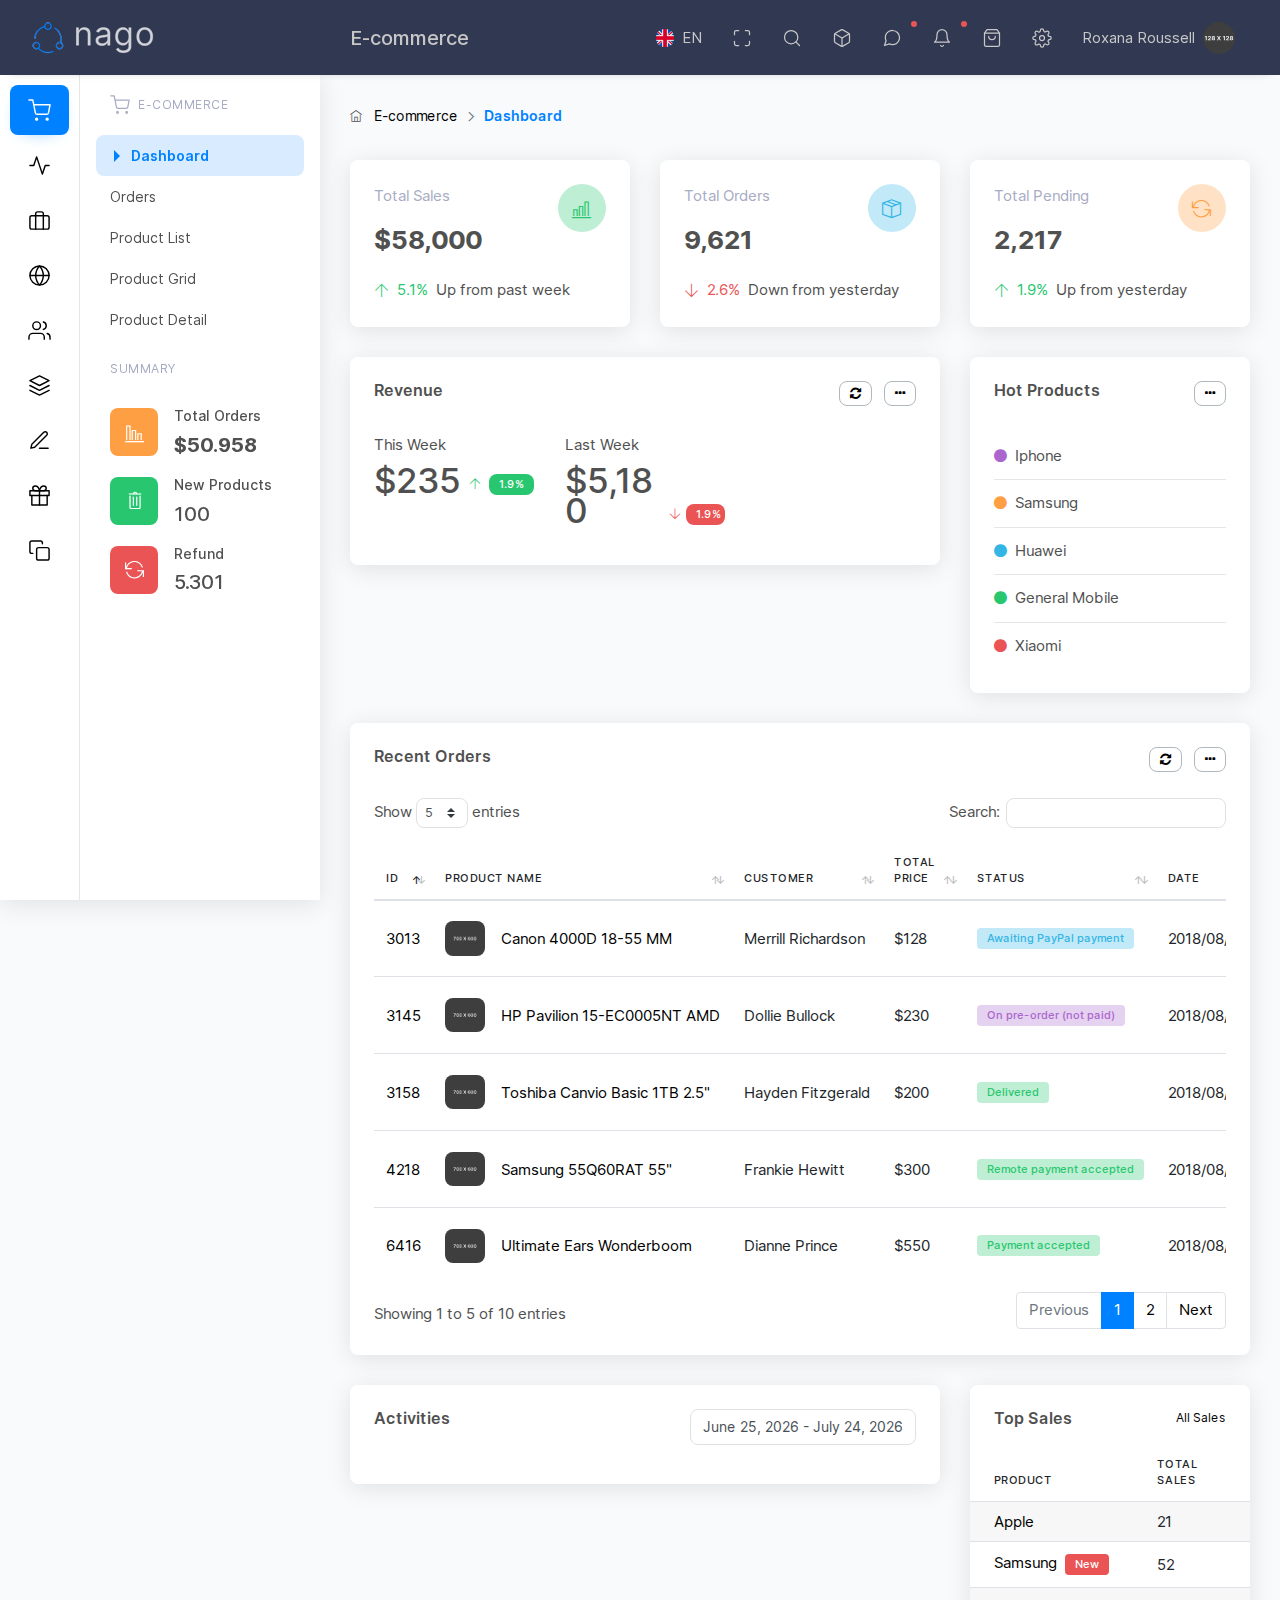
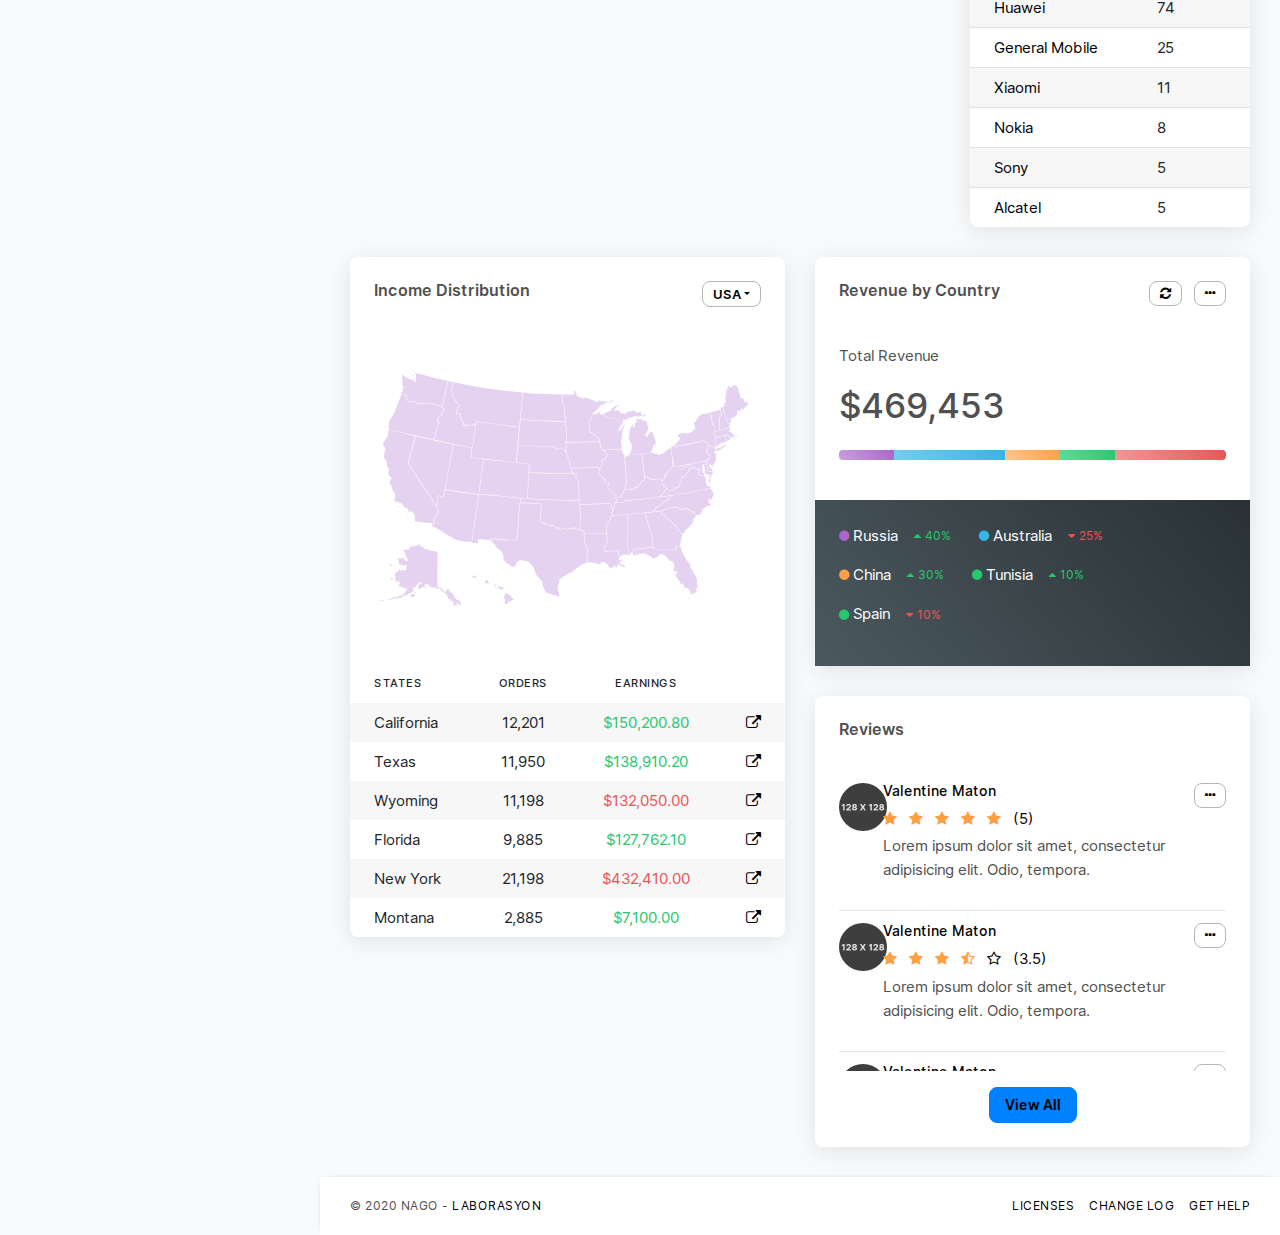
<file: nago/html/header-dark/index.html>
<!doctype html>
<html lang="en">
<head>
    <meta charset="UTF-8">
    <meta name="viewport" content="width=device-width, initial-scale=1">
    <meta http-equiv="X-UA-Compatible" content="ie=edge">
    <title>Nago - Admin & Dashboard HTML Template</title>

    <!-- Favicon -->
    <link rel="shortcut icon" href="../../assets/media/image/favicon.png"/>

    <!-- Plugin styles -->
    <link rel="stylesheet" href="../../vendors/bundle.css" type="text/css">

        <!-- Slick -->
    <link rel="stylesheet" href="../../vendors/slick/slick.css" type="text/css">
    <link rel="stylesheet" href="../../vendors/slick/slick-theme.css" type="text/css">

    <!-- Daterangepicker -->
    <link rel="stylesheet" href="../../vendors/datepicker/daterangepicker.css" type="text/css">

    <!-- DataTable -->
    <link rel="stylesheet" href="../../vendors/dataTable/datatables.min.css" type="text/css">

    <!-- App styles -->
    <link rel="stylesheet" href="../../assets/css/app.min.css" type="text/css">
</head>
<body  class="header-dark">

<!-- begin::preloader-->
<div class="preloader">
    <div class="preloader-icon"></div>
</div>
<!-- end::preloader -->

<!-- BEGIN: Sidebar Group -->
<div class="sidebar-group">

    <!-- BEGIN: User Menu -->
    <div class="sidebar" id="user-menu">
        <div class="py-4 text-center" data-backround-image="../../assets/media/image/image1.jpg">
            <figure class="avatar avatar-lg mb-3 border-0">
                <img src="../../assets/media/image/user/women_avatar1.jpg" class="rounded-circle" alt="image">
            </figure>
            <h5 class="d-flex align-items-center justify-content-center">Roxana Roussell</h5>
            <div>
                Balance: <strong>$500</strong>
            </div>
        </div>
        <div class="card mb-0 card-body shadow-none">
            <div class="mb-4">
                <div class="list-group list-group-flush">
                    <a href="profile.html" class="list-group-item p-l-r-0">Profile</a>
                    <a href="#" class="list-group-item p-l-r-0 d-flex">Followers</a>
                    <a href="mail.html" class="list-group-item p-l-r-0 d-flex">
                        Inbox <span class="badge badge-danger ml-auto">2</span>
                    </a>
                    <a href="#" class="list-group-item p-l-r-0">Billing</a>
                    <a href="#" class="list-group-item p-l-r-0" data-sidebar-target="#settings">Settings</a>
                    <a href="login.html" class="list-group-item p-l-r-0 text-danger" data-sidebar-target="#settings">Sign Out!</a>
                </div>
            </div>
            <div class="mb-4">
                <h6 class="d-flex justify-content-between">
                    Completed Tasks
                    <span class="float-right">%68</span>
                </h6>
                <div class="progress" style="height:5px;">
                    <div class="progress-bar bg-secondary" role="progressbar" style="width: 68%;"
                         aria-valuenow="68"
                         aria-valuemin="0" aria-valuemax="100"></div>
                </div>
            </div>
            <div class="mb-4">
                <h6 class="d-flex justify-content-between">
                    Storage
                    <span>%25</span>
                </h6>
                <div class="progress" style="height: 5px;">
                    <div class="progress-bar bg-info" role="progressbar" style="width: 40%;" aria-valuenow="40"
                         aria-valuemin="0" aria-valuemax="100"></div>
                </div>
            </div>
            <div class="mb-4">
                <h6>About</h6>
                <p class="text-muted mb-0">I love reading, traveling and discovering new things. You need to be happy in
                    life.</p>
            </div>
            <div class="mb-4">
                <h6>City</h6>
                <p class="text-muted mb-0">Germany / Berlin</p>
            </div>
            <div class="mb-4">
                <h6>Social Links</h6>
                <ul class="list-inline">
                    <li class="list-inline-item">
                        <a href="#" class="btn btn-sm btn-floating btn-facebook">
                            <i class="fa fa-facebook"></i>
                        </a>
                    </li>
                    <li class="list-inline-item">
                        <a href="#" class="btn btn-sm btn-floating btn-twitter">
                            <i class="fa fa-twitter"></i>
                        </a>
                    </li>
                    <li class="list-inline-item">
                        <a href="#" class="btn btn-sm btn-floating btn-dribbble">
                            <i class="fa fa-dribbble"></i>
                        </a>
                    </li>
                    <li class="list-inline-item">
                        <a href="#" class="btn btn-sm btn-floating btn-whatsapp">
                            <i class="fa fa-whatsapp"></i>
                        </a>
                    </li>
                    <li class="list-inline-item">
                        <a href="#" class="btn btn-sm btn-floating btn-linkedin">
                            <i class="fa fa-linkedin"></i>
                        </a>
                    </li>
                </ul>
            </div>
        </div>
    </div>
    <!-- END: User Menu -->

    <!-- BEGIN: Settings -->
    <div class="sidebar" id="settings">
        <div class="card">
            <div class="card-body">
                <h6 class="card-title">Settings</h6>
                <ul class="list-group list-group-flush">
                    <li class="list-group-item pl-0 pr-0">
                        <div class="custom-control custom-switch">
                            <input type="checkbox" class="custom-control-input" id="customSwitch1" checked>
                            <label class="custom-control-label" for="customSwitch1">Allow notifications.</label>
                        </div>
                    </li>
                    <li class="list-group-item pl-0 pr-0">
                        <div class="custom-control custom-switch">
                            <input type="checkbox" class="custom-control-input" id="customSwitch2">
                            <label class="custom-control-label" for="customSwitch2">Hide user requests</label>
                        </div>
                    </li>
                    <li class="list-group-item pl-0 pr-0">
                        <div class="custom-control custom-switch">
                            <input type="checkbox" class="custom-control-input" id="customSwitch3" checked>
                            <label class="custom-control-label" for="customSwitch3">Speed up demands</label>
                        </div>
                    </li>
                    <li class="list-group-item pl-0 pr-0">
                        <div class="custom-control custom-switch">
                            <input type="checkbox" class="custom-control-input" id="customSwitch4" checked>
                            <label class="custom-control-label" for="customSwitch4">Hide menus</label>
                        </div>
                    </li>
                    <li class="list-group-item pl-0 pr-0">
                        <div class="custom-control custom-switch">
                            <input type="checkbox" class="custom-control-input" id="customSwitch5">
                            <label class="custom-control-label" for="customSwitch5">Remember next visits</label>
                        </div>
                    </li>
                    <li class="list-group-item pl-0 pr-0">
                        <div class="custom-control custom-switch">
                            <input type="checkbox" class="custom-control-input" id="customSwitch6">
                            <label class="custom-control-label" for="customSwitch6">Enable report
                                generation.</label>
                        </div>
                    </li>
                </ul>
            </div>
        </div>
    </div>
    <!-- END: Settings -->

</div>
<!-- END: Sidebar Group -->

<!-- begin::main -->
<div class="layout-wrapper">

    <!-- begin::header -->
    <div class="header d-print-none">

        <div class="header-left">
            <div class="navigation-toggler">
                <a href="#" data-action="navigation-toggler">
                    <i data-feather="menu"></i>
                </a>
            </div>
            <div class="header-logo">
                <a href=index.html>
                    <img class="logo" src="../../assets/media/image/logo.png" alt="logo">
                    <img class="logo-light" src="../../assets/media/image/logo-light.png" alt="light logo">
                </a>
            </div>
        </div>

        <div class="header-body">
            <div class="header-body-left">
                <div class="page-title">
                    <h4>E-commerce</h4>
                </div>
            </div>
            <div class="header-body-right">
                <ul class="navbar-nav">

                    <li class="nav-item">
                        <a href="#" title="Language" class="nav-link" data-toggle="dropdown">
                            <img width="18" src="../../assets/media/image/flags/262-united-kingdom.png"
                                 alt="flag"
                                 class="mr-2 rounded" title="United Kingdom"> EN
                        </a>
                        <div class="dropdown-menu">
                            <a href="#" class="dropdown-item">
                                <img width="18" src="../../assets/media/image/flags/003-tanzania.png"
                                     class="mr-2 rounded"
                                     alt="flag">
                                Tanzania
                            </a>
                            <a href="#" class="dropdown-item">
                                <img width="18" src="../../assets/media/image/flags/261-china.png"
                                     class="mr-2 rounded"
                                     alt="flag"> China
                            </a>
                            <a href="#" class="dropdown-item">
                                <img width="18" src="../../assets/media/image/flags/013-tunisia.png"
                                     class="mr-2 rounded"
                                     alt="flag">
                                Tunisia
                            </a>
                            <a href="#" class="dropdown-item">
                                <img width="18" src="../../assets/media/image/flags/044-spain.png"
                                     class="mr-2 rounded"
                                     alt="flag"> Spain
                            </a>
                        </div>
                    </li>

                    <!-- begin::header fullscreen -->
                    <li class="nav-item dropdown">
                        <a href="#" class="nav-link" title="Fullscreen" data-toggle="fullscreen">
                            <i class="maximize" data-feather="maximize"></i>
                            <i class="minimize" data-feather="minimize"></i>
                        </a>
                    </li>
                    <!-- end::header fullscreen -->

                    <!-- begin::header search -->
                    <li class="nav-item">
                        <a href="#" class="nav-link" title="Search" data-toggle="dropdown">
                            <i data-feather="search"></i>
                        </a>
                        <div class="dropdown-menu p-2 dropdown-menu-right">
                            <form>
                                <div class="input-group">
                                    <input type="text" class="form-control" placeholder="Search">
                                    <div class="input-group-prepend">
                                        <button class="btn" type="button">
                                            <i data-feather="search"></i>
                                        </button>
                                    </div>
                                </div>
                            </form>
                        </div>
                    </li>
                    <!-- end::header search -->

                    <!-- begin::apps -->
                    <li class="nav-item dropdown">
                        <a href="#" class="nav-link" title="Apps" data-toggle="dropdown">
                            <i data-feather="box"></i>
                        </a>
                        <div class="dropdown-menu dropdown-menu-right dropdown-menu-big">
                            <div class="bg-dark p-4 text-center d-flex justify-content-between">
                                <h5 class="mb-0">Apps</h5>
                            </div>
                            <div class="p-3">
                                <div class="row row-xs">
                                    <div class="col-6">
                                        <a href="chat.html">
                                            <div class="border-radius-1 text-center mb-3">
                                                <figure class="avatar avatar-lg border-0">
                                                <span class="avatar-title bg-primary text-white rounded-circle">
                                                    <i class="width-30 height-30" data-feather="message-circle"></i>
                                                </span>
                                                </figure>
                                                <div class="mt-2">Chat</div>
                                            </div>
                                        </a>
                                    </div>
                                    <div class="col-6">
                                        <a href="mail.html">
                                            <div class="border-radius-1 text-center mb-3">
                                                <figure class="avatar avatar-lg border-0">
                                                <span class="avatar-title bg-secondary text-white rounded-circle">
                                                    <i class="width-30 height-30" data-feather="mail"></i>
                                                </span>
                                                </figure>
                                                <div class="mt-2">Mail</div>
                                            </div>
                                        </a>
                                    </div>
                                    <div class="col-6">
                                        <a href="todo-list.html">
                                            <div class="border-radius-1 text-center">
                                                <figure class="avatar avatar-lg border-0">
                                                <span class="avatar-title bg-info text-white rounded-circle">
                                                    <i class="width-30 height-30" data-feather="check-circle"></i>
                                                </span>
                                                </figure>
                                                <div class="mt-2">Todo List</div>
                                            </div>
                                        </a>
                                    </div>
                                    <div class="col-6">
                                        <a href="file-manager.html">
                                            <div class="border-radius-1 text-center">
                                                <figure class="avatar avatar-lg border-0">
                                                <span class="avatar-title bg-warning text-white rounded-circle">
                                                    <i class="width-30 height-30" data-feather="file"></i>
                                                </span>
                                                </figure>
                                                <div class="mt-2">File Manager</div>
                                            </div>
                                        </a>
                                    </div>
                                </div>
                            </div>
                        </div>
                    </li>
                    <!-- end::apps -->

                    <!-- begin::header messages dropdown -->
                    <li class="nav-item dropdown">
                        <a href="#" class="nav-link nav-link-notify" title="Chats" data-toggle="dropdown">
                            <i data-feather="message-circle"></i>
                        </a>
                        <div class="dropdown-menu dropdown-menu-right dropdown-menu-big">
                            <div class="bg-dark p-4 text-center d-flex justify-content-between align-items-center">
                                <h5 class="mb-0">Chats</h5>
                                <small class="opacity-7">2 unread chats</small>
                            </div>
                            <div>
                                <ul class="list-group list-group-flush">
                                    <li>
                                        <a href="#" class="list-group-item d-flex align-items-center hide-show-toggler">
                                            <div>
                                                <figure class="avatar mr-2">
                                                    <img src="../../assets/media/image/user/man_avatar1.jpg"
                                                         class="rounded-circle" alt="user">
                                                </figure>
                                            </div>
                                            <div class="flex-grow-1">
                                                <p class="mb-0 line-height-20 d-flex justify-content-between">
                                                    Herbie Pallatina
                                                    <i title="Mark as read" data-toggle="tooltip"
                                                       class="hide-show-toggler-item fa fa-circle-o font-size-11"></i>
                                                </p>
                                                <div class="small text-muted">
                                                    <span class="mr-2">02:30 PM</span>
                                                    <span>Have you madimage</span>
                                                </div>
                                            </div>
                                        </a>
                                    </li>
                                    <li>
                                        <a href="#"
                                           class="list-group-item d-flex align-items-center hide-show-toggler">
                                            <div>
                                                <figure class="avatar mr-2">
                                                    <img src="../../assets/media/image/user/women_avatar5.jpg"
                                                         class="rounded-circle" alt="user">
                                                </figure>
                                            </div>
                                            <div class="flex-grow-1">
                                                <p class="mb-0 line-height-20 d-flex justify-content-between">
                                                    Andrei Miners
                                                    <i title="Mark as read" data-toggle="tooltip"
                                                       class="hide-show-toggler-item fa fa-circle-o font-size-11"></i>
                                                </p>
                                                <div class="small text-muted">
                                                    <span class="mr-2">08:36 PM</span>
                                                    <span>I have a meetinimage</span>
                                                </div>
                                            </div>
                                        </a>
                                    </li>
                                    <li class="text-divider small pb-2 pl-3 pt-3">
                                        <span>Old chats</span>
                                    </li>
                                    <li>
                                        <a href="#"
                                           class="list-group-item d-flex align-items-center hide-show-toggler">
                                            <div>
                                                <figure class="avatar mr-2">
                                                    <img src="../../assets/media/image/user/man_avatar3.jpg"
                                                         class="rounded-circle" alt="user">
                                                </figure>
                                            </div>
                                            <div class="flex-grow-1">
                                                <p class="mb-0 line-height-20 d-flex justify-content-between">
                                                    Kevin added
                                                    <i title="Mark as unread" data-toggle="tooltip"
                                                       class="hide-show-toggler-item fa fa-check font-size-11"></i>
                                                </p>
                                                <div class="small text-muted">
                                                    <span class="mr-2">11:09 PM</span>
                                                    <span>Have you madimage</span>
                                                </div>
                                            </div>
                                        </a>
                                    </li>
                                    <li>
                                        <a href="#" class="list-group-item d-flex align-items-center hide-show-toggler">
                                            <div>
                                                <figure class="avatar mr-2">
                                                    <img src="../../assets/media/image/user/man_avatar2.jpg"
                                                         class="rounded-circle" alt="user">
                                                </figure>
                                            </div>
                                            <div class="flex-grow-1">
                                                <p class="mb-0 line-height-20 d-flex justify-content-between">
                                                    Eugenio Carnelley
                                                    <i title="Mark as unread" data-toggle="tooltip"
                                                       class="hide-show-toggler-item fa fa-check font-size-11"></i>
                                                </p>
                                                <div class="small text-muted">
                                                    <span class="mr-2">Yesterday</span>
                                                    <span>I have a meetinimage</span>
                                                </div>
                                            </div>
                                        </a>
                                    </li>
                                    <li>
                                        <a href="#"
                                           class="list-group-item d-flex align-items-center hide-show-toggler">
                                            <div>
                                                <figure class="avatar mr-2">
                                                    <img src="../../assets/media/image/user/women_avatar1.jpg"
                                                         class="rounded-circle" alt="user">
                                                </figure>
                                            </div>
                                            <div class="flex-grow-1">
                                                <p class="mb-0 line-height-20 d-flex justify-content-between">
                                                    Neely Ferdinand
                                                    <i title="Mark as unread" data-toggle="tooltip"
                                                       class="hide-show-toggler-item fa fa-check font-size-11"></i>
                                                </p>
                                                <div class="small text-muted">
                                                    <span class="mr-2">Yesterday</span>
                                                    <span>I have a meetinimage</span>
                                                </div>
                                            </div>
                                        </a>
                                    </li>
                                </ul>
                            </div>
                            <div class="p-2 text-right border-top">
                                <ul class="list-inline small">
                                    <li class="list-inline-item mb-0">
                                        <a href="#">Mark All Read</a>
                                    </li>
                                </ul>
                            </div>
                        </div>
                    </li>
                    <!-- end::header messages dropdown -->

                    <!-- begin::header notification dropdown -->
                    <li class="nav-item dropdown">
                        <a href="#" class="nav-link nav-link-notify" title="Notifications" data-toggle="dropdown">
                            <i data-feather="bell"></i>
                        </a>
                        <div class="dropdown-menu dropdown-menu-right dropdown-menu-big">
                            <div class="bg-dark p-4 text-center d-flex justify-content-between align-items-center">
                                <h5 class="mb-0">Notifications</h5>
                                <small class="opacity-7">1 unread notifications</small>
                            </div>
                            <div>
                                <ul class="list-group list-group-flush">
                                    <li>
                                        <a href="#" class="list-group-item d-flex align-items-center hide-show-toggler">
                                            <div>
                                                <figure class="avatar mr-2">
                                                <span
                                                    class="avatar-title bg-success-bright text-success rounded-circle">
                                                    <i class="ti-user"></i>
                                                </span>
                                                </figure>
                                            </div>
                                            <div class="flex-grow-1">
                                                <p class="mb-0 line-height-20 d-flex justify-content-between">
                                                    New customer registered
                                                    <i title="Mark as read" data-toggle="tooltip"
                                                       class="hide-show-toggler-item fa fa-circle-o font-size-11"></i>
                                                </p>
                                                <span class="text-muted small">20 min ago</span>
                                            </div>
                                        </a>
                                    </li>
                                    <li class="text-divider small pb-2 pl-3 pt-3">
                                        <span>Old notifications</span>
                                    </li>
                                    <li>
                                        <a href="#" class="list-group-item d-flex align-items-center hide-show-toggler">
                                            <div>
                                                <figure class="avatar mr-2">
                                                <span
                                                    class="avatar-title bg-warning-bright text-warning rounded-circle">
                                                    <i class="ti-package"></i>
                                                </span>
                                                </figure>
                                            </div>
                                            <div class="flex-grow-1">
                                                <p class="mb-0 line-height-20 d-flex justify-content-between">
                                                    New Order Recieved
                                                    <i title="Mark as unread" data-toggle="tooltip"
                                                       class="hide-show-toggler-item fa fa-check font-size-11"></i>
                                                </p>
                                                <span class="text-muted small">45 sec ago</span>
                                            </div>
                                        </a>
                                    </li>
                                    <li>
                                        <a href="#"
                                           class="list-group-item d-flex align-items-center hide-show-toggler">
                                            <div>
                                                <figure class="avatar mr-2">
                                                <span class="avatar-title bg-danger-bright text-danger rounded-circle">
                                                    <i class="ti-server"></i>
                                                </span>
                                                </figure>
                                            </div>
                                            <div class="flex-grow-1">
                                                <p class="mb-0 line-height-20 d-flex justify-content-between">
                                                    Server Limit Reached!
                                                    <i title="Mark as unread" data-toggle="tooltip"
                                                       class="hide-show-toggler-item fa fa-check font-size-11"></i>
                                                </p>
                                                <span class="text-muted small">55 sec ago</span>
                                            </div>
                                        </a>
                                    </li>
                                    <li>
                                        <a href="#"
                                           class="list-group-item d-flex align-items-center hide-show-toggler">
                                            <div>
                                                <figure class="avatar mr-2">
                                                <span class="avatar-title bg-info-bright text-info rounded-circle">
                                                    <i class="ti-layers"></i>
                                                </span>
                                                </figure>
                                            </div>
                                            <div class="flex-grow-1">
                                                <p class="mb-0 line-height-20 d-flex align-items-center justify-content-between">
                                                    Apps are ready for update
                                                    <i title="Mark as unread" data-toggle="tooltip"
                                                       class="hide-show-toggler-item fa fa-check font-size-11"></i>
                                                </p>
                                                <span class="text-muted small">Yesterday</span>
                                            </div>
                                        </a>
                                    </li>
                                </ul>
                            </div>
                            <div class="p-2 text-right border-top">
                                <ul class="list-inline small">
                                    <li class="list-inline-item mb-0">
                                        <a href="#">Mark All Read</a>
                                    </li>
                                </ul>
                            </div>
                        </div>
                    </li>
                    <!-- end::header notification dropdown -->

                    <!-- BEGIN: Cart -->
                    <li class="nav-item">
                        <a href="#" title="Cart" class="nav-link" data-toggle="dropdown">
                            <i data-feather="shopping-bag"></i>
                        </a>
                        <div class="dropdown-menu dropdown-menu-right dropdown-menu-big">
                            <div class="bg-dark p-4 text-center d-flex justify-content-between align-items-center">
                                <h5 class="mb-0">Cart</h5>
                                <small class="opacity-7">3 products</small>
                            </div>
                            <div>
                                <div class="list-group list-group-flush">
                                    <a href="#" class="p-3 list-group-item d-flex">
                                        <div>
                                            <figure class="avatar mr-3">
                                                <img src="../../assets/media/image/products/product6.png"
                                                     alt="Canon 4000D 18-55 MM">
                                            </figure>
                                        </div>
                                        <div class="flex-grow-1">
                                            <p class="mb-0 line-height-20 d-flex justify-content-between">
                                                Canon 4000D 18-55 MM
                                                <i title="Close" data-toggle="tooltip"
                                                   class="hide-show-toggler-item ti-close"></i>
                                            </p>
                                            <span class="text-muted small">1 X $1,200</span>
                                        </div>
                                    </a>
                                    <a href="#" class="p-3 list-group-item d-flex">
                                        <div>
                                            <figure class="avatar mr-3">
                                                <img src="../../assets/media/image/products/product3.png"
                                                     alt="pineapple">
                                            </figure>
                                        </div>
                                        <div class="flex-grow-1">
                                            <p class="mb-0 line-height-20 d-flex justify-content-between">
                                                Snopy SN-BT96 Pretty
                                                <i title="Close" data-toggle="tooltip"
                                                   class="hide-show-toggler-item ti-close"></i>
                                            </p>
                                            <span class="text-muted small">1 X $250</span>
                                        </div>
                                    </a>
                                    <a href="#" class="p-3 list-group-item d-flex">
                                        <div>
                                            <figure class="avatar mr-3">
                                                <img src="../../assets/media/image/products/product7.png"
                                                     class="rounded" alt="pineapple">
                                            </figure>
                                        </div>
                                        <div class="flex-grow-1">
                                            <p class="mb-0 line-height-20 d-flex justify-content-between">
                                                Lenovo Tab E10 TB-X104F 32GB
                                                <i title="Close" data-toggle="tooltip"
                                                   class="hide-show-toggler-item ti-close"></i>
                                            </p>
                                            <span class="text-muted small">2 X $100</span>
                                        </div>
                                    </a>
                                </div>
                            </div>
                            <div class="p-3 border-top text-right">
                                <p class="d-flex justify-content-between align-items-center mb-2">
                                    <span>Sub Total</span>
                                    <span>$1,650</span>
                                </p>
                                <p class="d-flex justify-content-between align-items-center mb-2">
                                    <span>Taxes</span>
                                    <span>$15</span>
                                </p>
                                <p class="d-flex justify-content-between align-items-center mb-2 font-weight-bold">
                                    <span>Total</span>
                                    <span>$1,675</span>
                                </p>
                                <button class="btn btn-primary btn-block mt-2">
                                    Order and Payment <i class="ti-arrow-right ml-2"></i>
                                </button>
                            </div>
                        </div>
                    </li>
                    <!-- END: Cart -->

                    <!-- begin::settings -->
                    <li class="nav-item dropdown">
                        <a href="#" class="nav-link" title="Settings" data-sidebar-target="#settings">
                            <i data-feather="settings"></i>
                        </a>
                    </li>
                    <!-- end::settings -->

                    <!-- begin::user menu -->
                    <li class="nav-item dropdown">
                        <a href="#" class="nav-link" title="User menu" data-sidebar-target="#user-menu">
                            <span class="mr-2 d-sm-inline d-none">Roxana Roussell</span>
                            <figure class="avatar avatar-sm">
                                <img src="../../assets/media/image/user/women_avatar1.jpg" class="rounded-circle"
                                     alt="avatar">
                            </figure>
                        </a>
                    </li>
                    <!-- end::user menu -->

                </ul>

                <!-- begin::mobile header toggler -->
                <ul class="navbar-nav d-flex align-items-center">
                    <li class="nav-item header-toggler">
                        <a href="#" class="nav-link">
                            <i data-feather="arrow-down"></i>
                        </a>
                    </li>
                </ul>
                <!-- end::mobile header toggler -->
            </div>
        </div>

    </div>
    <!-- end::header -->

    <div class="content-wrapper">

        <!-- begin::navigation -->
        <div class="navigation">
            <div class="navigation-menu-tab">
                <ul>
                    <li>
                        <a href="#" data-toggle="tooltip" data-placement="right" title="Ecommerce"
                           data-nav-target="#ecommerce">
                            <i data-feather="shopping-cart"></i>
                        </a>
                    </li>
                    <li>
                        <a href="#" data-toggle="tooltip" data-placement="right" title="Analytics"
                           data-nav-target="#analytics">
                            <i data-feather="activity"></i>
                        </a>
                    </li>
                    <li>
                        <a href="#" data-toggle="tooltip" data-placement="right" title="Projects"
                           data-nav-target="#projects">
                            <i data-feather="briefcase"></i>
                        </a>
                    </li>
                    <li>
                        <a href="#" data-toggle="tooltip"
                           data-placement="right" title="Apps" data-nav-target="#apps">
                            <i data-feather="globe"></i>
                        </a>
                    </li>
                    <li>
                        <a href="#" data-toggle="tooltip" data-placement="right" title="User"
                           data-nav-target="#user">
                            <i data-feather="users"></i>
                        </a>
                    </li>
                    <li>
                        <a href="#" data-toggle="tooltip"
                           data-placement="right" title="Components"
                           data-nav-target="#components">
                            <i data-feather="layers"></i>
                        </a>
                    </li>
                    <li>
                        <a href="#" data-toggle="tooltip"
                           data-placement="right" title="Forms"
                           data-nav-target="#forms">
                            <i data-feather="edit-3"></i>
                        </a>
                    </li>
                    <li>
                        <a href="#" data-toggle="tooltip"
                           data-placement="right" title="Plugins"
                           data-nav-target="#plugins">
                            <i data-feather="gift"></i>
                        </a>
                    </li>
                    <li>
                        <a href="#" data-toggle="tooltip"
                           data-placement="right" title="Pages" data-nav-target="#pages">
                            <i data-feather="copy"></i>
                        </a>
                    </li>
                </ul>
            </div>
            <div class="navigation-menu-body">
                <div class="navigation-menu-group">
                    <div id="ecommerce">
                        <ul>
                            <li class="navigation-divider d-flex align-items-center">
                                <i class="mr-2" data-feather="shopping-cart"></i> E-commerce
                            </li>
                            <li>
                                <a  class="active"
                                    href="ecommerce-dashboard.html">Dashboard</a></li>
                            <li>
                                <a  href="orders.html">Orders</a></li>
                            <li>
                                <a  href="product-list.html">Product List</a></li>
                            <li>
                                <a  href="product-grid.html">Product Grid</a></li>
                            <li>
                                <a  href="product-detail.html">Product Detail</a></li>
                            <li class="navigation-divider">Summary</li>
                            <li>
                                <a href="#" class="d-flex align-items-start">
                                    <div>
                                        <figure class="avatar mr-3">
                                <span class="avatar-title bg-warning rounded">
                                    <i class="ti-bar-chart-alt"></i>
                                </span>
                                        </figure>
                                    </div>
                                    <div>
                                        <h6>Total Orders</h6>
                                        <h4 class="mb-0 font-weight-bold">$50.958</h4>
                                    </div>
                                </a>
                            </li>
                            <li>
                                <a href="#" class="d-flex align-items-start">
                                    <div>
                                        <figure class="avatar mr-3">
                                <span class="avatar-title bg-success rounded">
                                    <i class="ti-trash"></i>
                                </span>
                                        </figure>
                                    </div>
                                    <div>
                                        <h6>New Products</h6>
                                        <h4 class="mb-0">100</h4>
                                    </div>
                                </a>
                            </li>
                            <li>
                                <a href="#" class="d-flex align-items-start">
                                    <div>
                                        <figure class="avatar mr-3">
                                <span class="avatar-title bg-danger rounded">
                                    <i class="ti-reload"></i>
                                </span>
                                        </figure>
                                    </div>
                                    <div>
                                        <h6>Refund</h6>
                                        <h4 class="mb-0">5.301</h4>
                                    </div>
                                </a>
                            </li>
                        </ul>
                    </div>
                    <div id="analytics">
                        <ul>
                            <li class="navigation-divider d-flex align-items-center">
                                <i class="mr-2" data-feather="activity"></i> Analytics
                            </li>
                            <li>
                                <a  href="analytics-dashboard.html">Dashboard</a></li>
                            <li>
                                <a  href="customers.html">Customers</a></li>
                            <li class="navigation-divider">Summary</li>
                            <li>
                                <a href="#" class="d-flex align-items-start">
                                    <div>
                                        <figure class="avatar mr-2">
                                <span class="avatar-title bg-warning rounded-circle">
                                    <i class="ti-bar-chart-alt"></i>
                                </span>
                                        </figure>
                                    </div>
                                    <div>
                                        <h6 class="mb-0">Total Sales</h6>
                                        <p class="text-muted mb-0 small">This Mounth</p>
                                        <h4 class="mb-0">$50.958</h4>
                                    </div>
                                </a>
                            </li>
                            <li>
                                <a href="#" class="d-flex align-items-start">
                                    <div>
                                        <figure class="avatar mr-2">
                                <span class="avatar-title bg-success rounded-circle">
                                    <i class="ti-world"></i>
                                </span>
                                        </figure>
                                    </div>
                                    <div>
                                        <h6 class="mb-0">Projects</h6>
                                        <p class="text-muted mb-0 small">Today</p>
                                        <h4 class="mb-0">35</h4>
                                    </div>
                                </a>
                            </li>
                            <li>
                                <a href="#" class="d-flex align-items-start">
                                    <div>
                                        <figure class="avatar mr-2">
                                <span class="avatar-title bg-info rounded-circle">
                                    <i class="ti-user"></i>
                                </span>
                                        </figure>
                                    </div>
                                    <div>
                                        <h6 class="mb-0">Total Visitor</h6>
                                        <p class="text-muted mb-0 small">Today</p>
                                        <h4 class="mb-0">5.301</h4>
                                    </div>
                                </a>
                            </li>
                        </ul>
                    </div>
                    <div id="projects">
                        <ul>
                            <li class="navigation-divider d-flex align-items-center">
                                <i class="mr-2" data-feather="briefcase"></i> Projects
                            </li>
                            <li>
                                <a  href="projects-dashboard.html">Dashboard</a></li>
                            <li>
                                <a  href="project-list.html">Project List</a></li>
                            <li>
                                <a  href="project-grid.html">Project Grid</a></li>
                            <li>
                                <a  href="project-detail.html">Project Detail</a></li>
                            <li>
                                <a  href="clients.html">Clients</a></li>
                            <li class="navigation-divider">Summary</li>
                            <li>
                                <a href="#" class="d-flex align-items-start">
                                    <div>
                                        <figure class="avatar mr-2">
                                <span class="avatar-title bg-warning rounded-circle">
                                    <i class="ti-bar-chart-alt"></i>
                                </span>
                                        </figure>
                                    </div>
                                    <div>
                                        <h6 class="mb-0">Total Sales</h6>
                                        <p class="text-muted mb-0 small">This Mounth</p>
                                        <h4 class="mb-0">$50.958</h4>
                                    </div>
                                </a>
                            </li>
                            <li>
                                <a href="#" class="d-flex align-items-start">
                                    <div>
                                        <figure class="avatar mr-2">
                                <span class="avatar-title bg-success rounded-circle">
                                    <i class="ti-world"></i>
                                </span>
                                        </figure>
                                    </div>
                                    <div>
                                        <h6 class="mb-0">Projects</h6>
                                        <p class="text-muted mb-0 small">Today</p>
                                        <h4 class="mb-0">35</h4>
                                    </div>
                                </a>
                            </li>
                            <li>
                                <a href="#" class="d-flex align-items-start">
                                    <div>
                                        <figure class="avatar mr-2">
                                <span class="avatar-title bg-info rounded-circle">
                                    <i class="ti-user"></i>
                                </span>
                                        </figure>
                                    </div>
                                    <div>
                                        <h6 class="mb-0">Total Visitor</h6>
                                        <p class="text-muted mb-0 small">Today</p>
                                        <h4 class="mb-0">5.301</h4>
                                    </div>
                                </a>
                            </li>
                        </ul>
                    </div>
                    <div id="apps">
                        <ul>
                            <li class="navigation-divider d-flex align-items-center">
                                <i class="mr-2" data-feather="globe"></i> Apps
                            </li>
                            <li>
                                <a  href="chat.html">
                                    <span>Chat</span>
                                    <span class="badge badge-danger">5</span>
                                </a>
                            </li>
                            <li>
                                <a  href="mail.html">
                                    <span>Mail</span>
                                </a>
                            </li>
                            <li>
                                <a  href="todo-list.html">
                                    <span>Todo List</span>
                                    <span class="badge badge-warning">2</span>
                                </a>
                            </li>
                            <li>
                                <a  href="file-manager.html">
                                    <span>File Manager</span>
                                </a>
                            </li>
                            <li>
                                <a  href="calendar.html">
                                    <span>Calendar</span>
                                </a>
                            </li>
                            <li>
                                <a  href="gallery.html">
                                    <span>Gallery</span>
                                </a>
                            </li>
                            <li>
                                <a  href="invoice.html">Invoice</a></li>
                            <li class="navigation-divider">Recent Contacts</li>
                            <li>
                                <div class="list-group list-group-flush">
                                    <a href="#" class="list-group-item d-flex align-items-center">
                                        <div>
                                            <div class="avatar avatar-sm m-r-10">
                                                <img src="../../assets/media/image/user/man_avatar1.jpg"
                                                     class="rounded-circle" alt="image">
                                            </div>
                                        </div>
                                        <span>Valentine Maton</span>
                                    </a>
                                    <a href="#" class="list-group-item d-flex align-items-center">
                                        <div>
                                            <div class="avatar avatar-sm m-r-10">
                                                <img src="../../assets/media/image/user/women_avatar2.jpg"
                                                     class="rounded-circle" alt="image">
                                            </div>
                                        </div>
                                        <span>Holmes Cherryman</span>
                                    </a>
                                    <a href="#" class="list-group-item d-flex align-items-center">
                                        <div>
                                            <div class="avatar avatar-sm m-r-10">
                                                <img src="../../assets/media/image/user/women_avatar4.jpg"
                                                     class="rounded-circle" alt="image">
                                            </div>
                                        </div>
                                        <span>Kenneth Hune</span>
                                    </a>
                                    <a href="#" class="list-group-item d-flex align-items-center">
                                        <div>
                                            <div class="avatar avatar-sm m-r-10">
                                                <img src="../../assets/media/image/user/women_avatar3.jpg"
                                                     class="rounded-circle" alt="image">
                                            </div>
                                        </div>
                                        <span>Holmes Cherryman</span>
                                    </a>
                                    <a href="#" class="list-group-item d-flex align-items-center">
                                        <div>
                                            <div class="avatar avatar-sm m-r-10">
                                                <img src="../../assets/media/image/user/women_avatar5.jpg"
                                                     class="rounded-circle" alt="image">
                                            </div>
                                        </div>
                                        <span>Kenneth Hune</span>
                                    </a>
                                </div>
                            </li>
                        </ul>
                    </div>
                    <div id="user">
                        <ul>
                            <li class="navigation-divider d-flex align-items-center">
                                <i class="mr-2" data-feather="users"></i> User
                            </li>
                            <li>
                                <a  href="profile.html">Profile</a></li>
                            <li>
                                <a  href="user-list.html">User List</a></li>
                            <li>
                                <a  href="user-edit.html">User Edit</a></li>
                            <li><a href="login.html" target="_blank">Login</a></li>
                            <li><a href="register.html" target="_blank">Register</a></li>
                            <li><a href="recovery-password.html" target="_blank">Recovery Password</a>
                            </li>
                            <li><a href="lock-screen.html" target="_blank">Lock Screen</a></li>
                            <li class="navigation-divider">Followers</li>
                            <li>
                                <div class="avatar-group ml-4">
                                    <figure class="avatar avatar-sm">
                                        <a href="#" title="Krisha McAlees" data-toggle="tooltip">
                                            <img src="../../assets/media/image/user/women_avatar4.jpg" class="rounded-circle"
                                                 alt="avatar">
                                        </a>
                                    </figure>
                                    <figure class="avatar avatar-sm">
                                        <a href="#" title="Rozella Baskerfield" data-toggle="tooltip">
                                            <span class="avatar-title bg-info rounded-circle">R</span>
                                        </a>
                                    </figure>
                                    <figure class="avatar avatar-sm">
                                        <a href="#" title="Hilton Dew" data-toggle="tooltip">
                                            <img src="../../assets/media/image/user/man_avatar3.jpg" class="rounded-circle"
                                                 alt="avatar">
                                        </a>
                                    </figure>
                                    <figure class="avatar avatar-sm">
                                        <a href="#" title="Mellie Smittoune" data-toggle="tooltip">
                                            <img src="../../assets/media/image/user/man_avatar1.jpg" class="rounded-circle"
                                                 alt="avatar">
                                        </a>
                                    </figure>
                                    <figure class="avatar avatar-sm">
                                        <a href="#" title="Avery Hampshire" data-toggle="tooltip">
                                            <span class="avatar-title bg-warning rounded-circle">A</span>
                                        </a>
                                    </figure>
                                    <figure class="avatar avatar-sm">
                                        <a href="#" title="Krisha McAlees" data-toggle="tooltip">
                                            <img src="../../assets/media/image/user/women_avatar2.jpg" class="rounded-circle"
                                                 alt="avatar">
                                        </a>
                                    </figure>
                                    <figure class="avatar avatar-sm">
                                        <a href="#" title="Rozella Baskerfield" data-toggle="tooltip">
                                            <span class="avatar-title bg-success rounded-circle">R</span>
                                        </a>
                                    </figure>
                                    <figure class="avatar avatar-sm">
                                        <a href="#" title="Other" data-toggle="tooltip">
                                            <span class="avatar-title bg-dark rounded-circle">+5</span>
                                        </a>
                                    </figure>
                                </div>
                            </li>
                            <li class="navigation-divider">Following</li>
                            <li>
                                <div class="avatar-group ml-4">
                                    <figure class="avatar avatar-sm">
                                        <a href="#" title="Krisha McAlees" data-toggle="tooltip">
                                            <img src="../../assets/media/image/user/women_avatar5.jpg" class="rounded-circle"
                                                 alt="avatar">
                                        </a>
                                    </figure>
                                    <figure class="avatar avatar-sm">
                                        <a href="#" title="Darby Croci" data-toggle="tooltip">
                                            <span class="avatar-title bg-danger rounded-circle">D</span>
                                        </a>
                                    </figure>
                                    <figure class="avatar avatar-sm">
                                        <a href="#" title="Hilton Dew" data-toggle="tooltip">
                                            <img src="../../assets/media/image/user/man_avatar5.jpg" class="rounded-circle"
                                                 alt="avatar">
                                        </a>
                                    </figure>
                                    <figure class="avatar avatar-sm">
                                        <a href="#" title="Mellie Smittoune" data-toggle="tooltip">
                                            <img src="../../assets/media/image/user/man_avatar2.jpg" class="rounded-circle"
                                                 alt="avatar">
                                        </a>
                                    </figure>
                                    <figure class="avatar avatar-sm">
                                        <a href="#" title="Mahalia Lemme" data-toggle="tooltip">
                                            <span class="avatar-title bg-secondary rounded-circle">M</span>
                                        </a>
                                    </figure>
                                </div>
                            </li>
                        </ul>
                    </div>
                    <div id="components">
                        <ul>
                            <li class="navigation-divider d-flex align-items-center">
                                <i class="mr-2" data-feather="layers"></i> Components
                            </li>
                            <li>
                                <a href="#">Basic Components</a>
                                <ul>
                                    <li>
                                        <a  href="alert.html">Alerts</a></li>
                                    <li>
                                        <a  href="accordion.html">Accordion</a></li>
                                    <li>
                                        <a  href="buttons.html">Buttons</a></li>
                                    <li>
                                        <a  href="dropdown.html">Dropdown</a></li>
                                    <li>
                                        <a  href="list-group.html">List Group</a></li>
                                    <li>
                                        <a  href="pagination.html">Pagination</a></li>
                                    <li>
                                        <a  href="typography.html">Typography</a></li>
                                    <li>
                                        <a  href="media-object.html">Media Object</a>
                                    </li>
                                    <li>
                                        <a  href="progress.html">Progress</a></li>
                                    <li>
                                        <a  href="modal.html">Modal</a></li>
                                    <li>
                                        <a  href="spinners.html">Spinners</a></li>
                                    <li>
                                        <a  href="navs.html">Navs</a></li>
                                    <li>
                                        <a  href="tab.html">Tab</a></li>
                                    <li>
                                        <a  href="tooltip.html">Tooltip</a></li>
                                    <li>
                                        <a  href="popovers.html">Popovers</a></li>
                                </ul>
                            </li>
                            <li>
                                <a href="#">Cards</a>
                                <ul>
                                    <li>
                                        <a  href="basic-cards.html">Basic Cards </a></li>
                                    <li>
                                        <a  href="image-cards.html">Image Cards </a></li>
                                    <li>
                                        <a  href="scroll-cards.html">Scroll Cards </a></li>
                                    <li>
                                        <a  href="other-cards.html">Others Cards</a></li>
                                </ul>
                            </li>
                            <li>
                                <a href="#">Tables</a>
                                <ul>
                                    <li>
                                        <a  href="basic-tables.html">Basic Tables</a></li>
                                    <li>
                                        <a  href="dataTable.html">Datatable</a></li>
                                    <li>
                                        <a  href="responsive-tables.html">Responsive Tables</a>
                                    </li>
                                </ul>
                            </li>
                            <li>
                                <a href="#">Charts</a>
                                <ul>
                                    <li>
                                        <a  href="apexchart.html">Apex Chart</a></li>
                                    <li>
                                        <a  href="chartjs.html">Chartjs</a></li>
                                    <li>
                                        <a  href="justgage.html">Justgage</a></li>
                                    <li>
                                        <a  href="morsis.html">Morsis</a></li>
                                    <li>
                                        <a  href="peity.html">Peity</a></li>
                                </ul>
                            </li>
                            <li>
                                <a href="#">Maps</a>
                                <ul>
                                    <li>
                                        <a  href="google-map.html">Google Map</a></li>
                                    <li>
                                        <a  href="vector-map.html">Vector Map</a></li>
                                </ul>
                            </li>
                            <li>
                                <a  href="avatar.html">Avatar</a></li>
                            <li>
                                <a  href="icons.html">Icons</a></li>
                            <li>
                                <a  href="colors.html">Colors</a></li>
                        </ul>
                    </div>
                    <div id="forms">
                        <ul>
                            <li class="navigation-divider d-flex align-items-center">
                                <i class="mr-2" data-feather="edit-3"></i> Forms
                            </li>
                            <li>
                                <a  href="basic-forms.html">Basic Forms</a></li>
                            <li>
                                <a  href="custom-forms.html">Custom Forms</a></li>
                            <li>
                                <a  href="advanced-forms.html">Advanced Forms</a></li>
                            <li>
                                <a  href="form-validation.html">Form Validation</a></li>
                            <li>
                                <a  href="form-wizard.html">Form Wizard</a></li>
                            <li>
                                <a  href="file-upload.html">File Upload</a></li>
                            <li>
                                <a  href="datepicker.html">Datepicker</a></li>
                            <li>
                                <a  href="timepicker.html">Timepicker</a></li>
                            <li>
                                <a  href="colorpicker.html">Colorpicker</a></li>
                        </ul>
                    </div>
                    <div id="plugins">
                        <ul>
                            <li class="navigation-divider d-flex align-items-center">
                                <i class="mr-2" data-feather="gift"></i> Plugins
                            </li>
                            <li>
                                <a  href="sweet-alert.html">Sweet Alert</a></li>
                            <li>
                                <a  href="lightbox.html">Lightbox</a></li>
                            <li>
                                <a  href="toast.html">Toast</a></li>
                            <li>
                                <a  href="tour.html">Tour</a></li>
                            <li>
                                <a  href="slick-slide.html">Slick Slide</a></li>
                            <li>
                                <a  href="nestable.html">Nestable</a></li>
                        </ul>
                    </div>
                    <div id="pages">
                        <ul>
                            <li class="navigation-divider d-flex align-items-center">
                                <i class="mr-2" data-feather="copy"></i> Pages
                            </li>
                            <li>
                                <a  href="timeline.html">Timeline</a></li>
                            <li>
                                <a  href="pricing-table.html">Pricing Table</a></li>

                            <li>
                                <a  href="pricing-table-2.html">Pricing Table 2</a></li>
                            <li>
                                <a  href="search-result.html">Search Result</a></li>
                            <li>
                                <a  href="mailing.html">Mailing</a></li>
                            <li>
                                <a href="#">Error Pages</a>
                                <ul>
                                    <li><a href="404.html" target="_blank">404</a></li>
                                    <li><a href="503.html" target="_blank">503</a></li>
                                    <li><a href="mean-at-work.html" target="_blank">Mean at
                                            Work</a></li>
                                </ul>
                            </li>
                            <li>
                                <a  href="blank-page.html">Blank Page</a>
                            </li>
                            <li>
                                <a href="#">Menu Level</a>
                                <ul>
                                    <li>
                                        <a href="#">Menu Level</a>
                                        <ul>
                                            <li>
                                                <a href="#">Menu Level </a>
                                            </li>
                                        </ul>
                                    </li>
                                </ul>
                            </li>
                        </ul>
                    </div>
                </div>
            </div>
        </div>
        <!-- end::navigation -->

        <div class="content-body">

            <div class="content">

                
    <div class="page-header">
        <nav aria-label="breadcrumb">
            <ol class="breadcrumb">
                <li class="breadcrumb-item">
                    <a href=index.html>E-commerce</a>
                </li>
                <li class="breadcrumb-item active" aria-current="page">Dashboard</li>
            </ol>
        </nav>
    </div>

    <div class="row">
        <div class="col-md-12">

            <div class="row">
                <div class="col-lg-4 col-md-12">
                    <div class="card">
                        <div class="card-body">
                            <div class="d-flex justify-content-between mb-3">
                                <div>
                                    <p class="text-muted">Total Sales</p>
                                    <h2 class="font-weight-bold">$58,000</h2>
                                </div>
                                <div>
                                    <figure class="avatar">
                                        <span class="avatar-title bg-success-bright text-success rounded-circle">
                                            <i class="ti-bar-chart"></i>
                                        </span>
                                    </figure>
                                </div>
                            </div>
                            <div class="d-inline-flex align-items-center">
                                <span class="text-success d-inline-flex align-items-center mr-2">
                                    <span class="ti-arrow-up mr-2"></span> 5.1%
                                </span> Up from past week
                            </div>
                        </div>
                    </div>
                </div>
                <div class="col-lg-4 col-md-12">
                    <div class="card">
                        <div class="card-body">
                            <div class="d-flex justify-content-between mb-3">
                                <div>
                                    <p class="text-muted">Total Orders</p>
                                    <h2 class="font-weight-bold">9,621</h2>
                                </div>
                                <div>
                                    <figure class="avatar">
                                        <span class="avatar-title bg-info-bright text-info rounded-circle">
                                            <i class="ti-package"></i>
                                        </span>
                                    </figure>
                                </div>
                            </div>
                            <div class="d-inline-flex align-items-center">
                                <span class="text-danger d-inline-flex align-items-center mr-2">
                                    <span class="ti-arrow-down mr-2"></span> 2.6%
                                </span> Down from yesterday
                            </div>
                        </div>
                    </div>
                </div>
                <div class="col-lg-4 col-md-12">
                    <div class="card">
                        <div class="card-body">
                            <div class="d-flex justify-content-between mb-3">
                                <div>
                                    <p class="text-muted">Total Pending</p>
                                    <h2 class="font-weight-bold">2,217</h2>
                                </div>
                                <div>
                                    <figure class="avatar">
                                        <span class="avatar-title bg-warning-bright text-warning rounded-circle">
                                            <i class="ti-reload"></i>
                                        </span>
                                    </figure>
                                </div>
                            </div>
                            <div class="d-inline-flex align-items-center">
                                <span class="text-success d-inline-flex align-items-center mr-2">
                                    <span class="ti-arrow-up mr-2"></span> 1.9%
                                </span> Up from yesterday
                            </div>
                        </div>
                    </div>
                </div>

            </div>

        </div>
    </div>

    <div class="row">
        <div class="col-lg-8 col-md-12">
            <div class="card">
                <div class="card-body">
                    <div class="d-flex justify-content-between">
                        <h6 class="card-title">Revenue</h6>
                        <div>
                            <a href="#" class="btn btn-outline-light btn-sm mr-2">
                                <i class="fa fa-refresh"></i>
                            </a>
                            <div class="dropdown">
                                <a href="#" data-toggle="dropdown"
                                   class="btn btn-outline-light btn-sm"
                                   aria-haspopup="true" aria-expanded="false">
                                    <i class="fa fa-ellipsis-h" aria-hidden="true"></i>
                                </a>
                                <div class="dropdown-menu dropdown-menu-right">
                                    <a class="dropdown-item" href="#">Action</a>
                                    <a class="dropdown-item" href="#">Another action</a>
                                    <a class="dropdown-item" href="#">Something else here</a>
                                </div>
                            </div>
                        </div>
                    </div>
                    <div class="row mb-3">
                        <div class="col-lg-4">
                            <p class="mb-2">This Week</p>
                            <div class="d-flex align-items-end">
                                <h2 class="mb-0 line-height-30 font-size-35">$235</h2>
                                <span class="text-success small ml-2 d-flex align-items-center">
                                    <span class="ti-arrow-up mr-2"></span>
                                    <span class="badge badge-success rounded d-inline-flex align-items-center">1.9%</span>
                                </span>
                            </div>
                        </div>
                        <div class="col-lg-4">
                            <p class="mb-2">Last Week</p>
                            <div class="d-flex align-items-end">
                                <h2 class="mb-0 line-height-30 font-size-35">$5,180</h2>
                                <span class="text-danger small ml-2 d-flex align-items-center">
                                    <span class="ti-arrow-down mr-2"></span>
                                    <span class="badge badge-danger rounded d-inline-flex align-items-center">1.9%</span>
                                </span>
                            </div>
                        </div>
                    </div>
                    <div id="revenue"></div>
                </div>
            </div>

        </div>
        <div class="col-lg-4 col-md-12">
            <div class="card">
                <div class="card-body">
                    <div class="d-flex justify-content-between">
                        <h6 class="card-title">Hot Products</h6>
                        <div>
                            <div class="dropdown">
                                <a href="#" data-toggle="dropdown"
                                   class="btn btn-outline-light btn-sm"
                                   aria-haspopup="true" aria-expanded="false">
                                    <i class="fa fa-ellipsis-h" aria-hidden="true"></i>
                                </a>
                                <div class="dropdown-menu dropdown-menu-right">
                                    <a class="dropdown-item" href="#">Action</a>
                                    <a class="dropdown-item" href="#">Another action</a>
                                    <a class="dropdown-item" href="#">Something else here</a>
                                </div>
                            </div>
                        </div>
                    </div>
                    <div id="hot-products"></div>
                    <div>
                        <ul class="list-group list-group-flush">
                            <li class="list-group-item pl-0 pr-0">
                                <i class="fa fa-circle mr-1 text-secondary"></i> Iphone
                            </li>
                            <li class="list-group-item pl-0 pr-0">
                                <i class="fa fa-circle mr-1 text-warning"></i> Samsung
                            </li>
                            <li class="list-group-item pl-0 pr-0">
                                <i class="fa fa-circle mr-1 text-info"></i> Huawei
                            </li>
                            <li class="list-group-item pl-0 pr-0">
                                <i class="fa fa-circle mr-1 text-success"></i> General Mobile
                            </li>
                            <li class="list-group-item pl-0 pr-0">
                                <i class="fa fa-circle mr-1 text-danger"></i> Xiaomi
                            </li>
                        </ul>
                    </div>
                </div>
            </div>
        </div>
    </div>

    <div class="card">
        <div class="card-body">
            <div class="d-flex justify-content-between">
                <h6 class="card-title">Recent Orders</h6>
                <div>
                    <a href="#" class="btn btn-outline-light btn-sm mr-2">
                        <i class="fa fa-refresh"></i>
                    </a>
                    <div class="dropdown">
                        <a href="#" data-toggle="dropdown"
                           class="btn btn-outline-light btn-sm"
                           aria-haspopup="true" aria-expanded="false">
                            <i class="fa fa-ellipsis-h" aria-hidden="true"></i>
                        </a>
                        <div class="dropdown-menu dropdown-menu-right">
                            <a class="dropdown-item" href="#">Action</a>
                            <a class="dropdown-item" href="#">Another action</a>
                            <a class="dropdown-item" href="#">Something else here</a>
                        </div>
                    </div>
                </div>
            </div>
            <div class="row">
                <div class="col-md-12">
                    <div class="table-responsive">
                        <table id="recent-orders" class="table table-lg">
                            <thead>
                            <tr>
                                <th>ID</th>
                                <th>Product Name</th>
                                <th>Customer</th>
                                <th>Total Price</th>
                                <th>Status</th>
                                <th>Date</th>
                                <th>Action</th>
                            </tr>
                            </thead>
                            <tbody>
                            <tr>
                                <td>
                                    <a href="#">3145</a>
                                </td>
                                <td>
                                    <a href="product-detail.html" class="d-flex align-items-center">
                                        <img width="40" src="../../assets/media/image/products/product1.png"
                                             class="rounded mr-3" alt="grape">
                                        <span>HP Pavilion 15-EC0005NT AMD</span>
                                    </a>
                                </td>
                                <td>Dollie Bullock</td>
                                <td>$230</td>
                                <td>
                                    <span
                                        class="badge bg-secondary-bright text-secondary">On pre-order (not paid)</span>
                                </td>
                                <td>2018/08/28 21:24:36</td>
                                <td>
                                    <a href="#" class="text-secondary" data-toggle="tooltip" title="Edit">
                                        <i class="ti-pencil"></i>
                                    </a>
                                    <a href="#" class="text-danger ml-2" data-toggle="tooltip" title="Delete">
                                        <i class="ti-trash"></i>
                                    </a>
                                </td>
                            </tr>
                            <tr>
                                <td>
                                    <a href="#">7321</a>
                                </td>
                                <td>
                                    <a href="product-detail.html" class="d-flex align-items-center">
                                        <img width="40" src="../../assets/media/image/products/product2.png"
                                             class="rounded mr-3" alt="banana">
                                        <span>Samsung Galaxy A51 128 GB</span>
                                    </a>
                                </td>
                                <td>Holmes Hines</td>
                                <td>$300</td>
                                <td>
                                    <span class="badge bg-success-bright text-success">Payment accepted</span>
                                </td>
                                <td>2018/08/28 21:24:36</td>
                                <td>
                                    <a href="#" class="text-secondary" data-toggle="tooltip" title="Edit">
                                        <i class="ti-pencil"></i>
                                    </a>
                                    <a href="#" class="text-danger ml-2" data-toggle="tooltip" title="Delete">
                                        <i class="ti-trash"></i>
                                    </a>
                                </td>
                            </tr>
                            <tr>
                                <td>
                                    <a href="#">9342</a>
                                </td>
                                <td>
                                    <a href="product-detail.html" class="d-flex align-items-center">
                                        <img width="40" src="../../assets/media/image/products/product3.png"
                                             class="rounded mr-3" alt="cherry">
                                        <span>Snopy SN-BT96 Pretty</span>
                                    </a>
                                </td>
                                <td>Serena Glover</td>
                                <td>$250</td>
                                <td>
                                    <span class="badge bg-danger-bright text-danger">Payment error</span>
                                </td>
                                <td>2018/08/28 21:24:36</td>
                                <td>
                                    <a href="#" class="text-secondary" data-toggle="tooltip" title="Edit">
                                        <i class="ti-pencil"></i>
                                    </a>
                                    <a href="#" class="text-danger ml-2" data-toggle="tooltip" title="Delete">
                                        <i class="ti-trash"></i>
                                    </a>
                                </td>
                            </tr>
                            <tr>
                                <td>
                                    <a href="#">6416</a>
                                </td>
                                <td>
                                    <a href="product-detail.html" class="d-flex align-items-center">
                                        <img width="40" src="../../assets/media/image/products/product4.png"
                                             class="rounded mr-3" alt="papaya">
                                        <span>Ultimate Ears Wonderboom</span>
                                    </a>
                                </td>
                                <td>Dianne Prince</td>
                                <td>$550</td>
                                <td>
                                    <span class="badge bg-success-bright text-success">Payment accepted</span>
                                </td>
                                <td>2018/08/28 21:24:36</td>
                                <td>
                                    <a href="#" class="text-secondary" data-toggle="tooltip" title="Edit">
                                        <i class="ti-pencil"></i>
                                    </a>
                                    <a href="#" class="text-danger ml-2" data-toggle="tooltip" title="Delete">
                                        <i class="ti-trash"></i>
                                    </a>
                                </td>
                            </tr>
                            <tr>
                                <td>
                                    <a href="#">92327</a>
                                </td>
                                <td>
                                    <a href="product-detail.html" class="d-flex align-items-center">
                                        <img width="40" src="../../assets/media/image/products/product5.png"
                                             class="rounded mr-3" alt="pig">
                                        <span>Canon Pixma E3140 Printer</span>
                                    </a>
                                </td>
                                <td>Morgan Pitts</td>
                                <td>$280</td>
                                <td>
                                    <span class="badge bg-warning-bright text-warning">Preparing the order</span>
                                </td>
                                <td>2018/08/28 21:24:36</td>
                                <td>
                                    <a href="#" class="text-secondary" data-toggle="tooltip" title="Edit">
                                        <i class="ti-pencil"></i>
                                    </a>
                                    <a href="#" class="text-danger ml-2" data-toggle="tooltip" title="Delete">
                                        <i class="ti-trash"></i>
                                    </a>
                                </td>
                            </tr>
                            <tr>
                                <td>
                                    <a href="#">3013</a>
                                </td>
                                <td>
                                    <a href="product-detail.html" class="d-flex align-items-center">
                                        <img width="40" src="../../assets/media/image/products/product6.png"
                                             class="rounded mr-3" alt="pineapple">
                                        <span>Canon 4000D 18-55 MM</span>
                                    </a>
                                </td>
                                <td>Merrill Richardson</td>
                                <td>$128</td>
                                <td>
                                    <span class="badge bg-info-bright text-info">Awaiting PayPal payment</span>
                                </td>
                                <td>2018/08/28 21:24:36</td>
                                <td>
                                    <a href="#" class="text-secondary" data-toggle="tooltip" title="Edit">
                                        <i class="ti-pencil"></i>
                                    </a>
                                    <a href="#" class="text-danger ml-2" data-toggle="tooltip" title="Delete">
                                        <i class="ti-trash"></i>
                                    </a>
                                </td>
                            </tr>
                            <tr>
                                <td>
                                    <a href="#">10323</a>
                                </td>
                                <td>
                                    <a href="product-detail.html" class="d-flex align-items-center">
                                        <img width="40" src="../../assets/media/image/products/product7.png"
                                             class="rounded mr-3" alt="pomegranate">
                                        <span>Lenovo Tab E10 TB-X104F 32GB 10.1"</span>
                                    </a>
                                </td>
                                <td>Krista Mathis</td>
                                <td>$500</td>
                                <td>
                                    <span class="badge bg-secondary-bright text-secondary">Shipped</span>
                                </td>
                                <td>2018/08/28 21:24:36</td>
                                <td>
                                    <a href="#" class="text-secondary" data-toggle="tooltip" title="Edit">
                                        <i class="ti-pencil"></i>
                                    </a>
                                    <a href="#" class="text-danger ml-2" data-toggle="tooltip" title="Delete">
                                        <i class="ti-trash"></i>
                                    </a>
                                </td>
                            </tr>
                            <tr>
                                <td>
                                    <a href="#">4218</a>
                                </td>
                                <td>
                                    <a href="product-detail.html" class="d-flex align-items-center">
                                        <img width="40" src="../../assets/media/image/products/product8.png"
                                             class="rounded mr-3" alt="raspberry">
                                        <span>Samsung 55Q60RAT 55"</span>
                                    </a>
                                </td>
                                <td>Frankie Hewitt</td>
                                <td>$300</td>
                                <td>
                                    <span class="badge bg-success-bright text-success">Remote payment accepted</span>
                                </td>
                                <td>2018/08/28 21:24:36</td>
                                <td>
                                    <a href="#" class="text-secondary" data-toggle="tooltip" title="Edit">
                                        <i class="ti-pencil"></i>
                                    </a>
                                    <a href="#" class="text-danger ml-2" data-toggle="tooltip" title="Delete">
                                        <i class="ti-trash"></i>
                                    </a>
                                </td>
                            </tr>
                            <tr>
                                <td>
                                    <a href="#">3158</a>
                                </td>
                                <td>
                                    <a href="product-detail.html" class="d-flex align-items-center">
                                        <img width="40" src="../../assets/media/image/products/product9.png"
                                             class="rounded mr-3" alt="strawberry">
                                        <span>Toshiba Canvio Basic 1TB 2.5"</span>
                                    </a>
                                </td>
                                <td>Hayden Fitzgerald</td>
                                <td>$200</td>
                                <td>
                                    <span class="badge bg-success-bright text-success">Delivered</span>
                                </td>
                                <td>2018/08/28 21:24:36</td>
                                <td>
                                    <a href="#" class="text-secondary" data-toggle="tooltip" title="Edit">
                                        <i class="ti-pencil"></i>
                                    </a>
                                    <a href="#" class="text-danger ml-2" data-toggle="tooltip" title="Delete">
                                        <i class="ti-trash"></i>
                                    </a>
                                </td>
                            </tr>
                            <tr>
                                <td>
                                    <a href="#">9610</a>
                                </td>
                                <td>
                                    <a href="product-detail.html" class="d-flex align-items-center">
                                        <img width="40" src="../../assets/media/image/products/product10.png"
                                             class="rounded mr-3" alt="watermelon">
                                        <span>Fms Wireless Controller</span>
                                    </a>
                                </td>
                                <td>Cole Holcomb</td>
                                <td>$700</td>
                                <td>
                                    <span
                                        class="badge bg-secondary-bright text-secondary">On pre-order (not paid)</span>
                                </td>
                                <td>2018/08/28 21:24:36</td>
                                <td>
                                    <a href="#" class="text-secondary" data-toggle="tooltip" title="Edit">
                                        <i class="ti-pencil"></i>
                                    </a>
                                    <a href="#" class="text-danger ml-2" data-toggle="tooltip" title="Delete">
                                        <i class="ti-trash"></i>
                                    </a>
                                </td>
                            </tr>
                            </tbody>
                        </table>
                    </div>
                </div>
            </div>
        </div>
    </div>

    <div class="row">
        <div class="col-lg-8 col-md-12">
            <div class="card">
                <div class="card-body">
                    <div class="d-md-flex mb-2 mb-sm-0 justify-content-between">
                        <h6 class="card-title">Activities</h6>
                        <div>
                            <div id="reportrange" class="form-control">
                                <span></span>
                            </div>
                        </div>
                    </div>
                    <div id="ecommerce-activity-chart"></div>
                </div>
            </div>
        </div>
        <div class="col-lg-4 col-md-12">
            <div class="card">
                <div class="card-body pb-0">
                    <div class="d-flex justify-content-between align-items-start mb-3">
                        <h6 class="card-title mb-0">Top Sales</h6>
                        <a href="#" class="small">All Sales</a>
                    </div>
                </div>
                <div class="table-responsive">
                    <table class="table table-striped mb-0">
                        <thead>
                        <tr>
                            <th>Product</th>
                            <th>Total Sales</th>
                        </tr>
                        </thead>
                        <tbody>
                        <tr>
                            <td>
                                <a href="#">Apple</a>
                            </td>
                            <td>21</td>
                        </tr>
                        <tr>
                            <td>
                                <a href="#">Samsung <span class="badge badge-danger ml-1">New</span></a>
                            </td>
                            <td>52</td>
                        </tr>
                        <tr>
                            <td>
                                <a href="#">Huawei</a>
                            </td>
                            <td>74</td>
                        </tr>
                        <tr>
                            <td>
                                <a href="#">General Mobile</a>
                            </td>
                            <td>25</td>
                        </tr>
                        <tr>
                            <td>
                                <a href="#">Xiaomi</a>
                            </td>
                            <td>11</td>
                        </tr>
                        <tr>
                            <td>
                                <a href="#">Nokia</a>
                            </td>
                            <td>8</td>
                        </tr>
                        <tr>
                            <td>
                                <a href="#">Sony</a>
                            </td>
                            <td>5</td>
                        </tr>
                        <tr>
                            <td>
                                <a href="#">Alcatel</a>
                            </td>
                            <td>5</td>
                        </tr>
                        </tbody>
                    </table>
                </div>
            </div>
        </div>
    </div>

    <div class="row">
        <div class="col-md-6">
            <div class="card">
                <div class="card-body">
                    <h6 class="card-title d-flex justify-content-between">
                        <span>Income Distribution</span>
                        <span class="dropdown">
                            <a class="btn btn-outline-light btn-sm dropdown-toggle" href="#"
                               data-toggle="dropdown">USA</a>
                            <span class="dropdown-menu dropdown-menu-right">
                                <a href="#" class="dropdown-item">USA</a>
                                <a href="#" class="dropdown-item">Germany</a>
                                <a href="#" class="dropdown-item">France</a>
                                <a href="#" class="dropdown-item">Italy</a>
                            </span>
                        </span>
                    </h6>
                    <div id="vmap_usa_en" style="height: 300px"></div>
                </div>
                <div class="table-responsive">
                    <table class="table table-borderless table-lg table-striped mb-0">
                        <thead>
                        <tr>
                            <th class="wd-40">States</th>
                            <th class="wd-25 text-center">Orders</th>
                            <th class="wd-35 text-center">Earnings</th>
                            <th class="wd-35"></th>
                        </tr>
                        </thead>
                        <tbody>
                        <tr>
                            <td>California</td>
                            <td class="text-center">12,201</td>
                            <td class="text-center text-success">$150,200.80</td>
                            <td class="text-right">
                                <a href="#" data-toggle="tooltip" title="Detail">
                                    <i class="fa fa-external-link"></i>
                                </a>
                            </td>
                        </tr>
                        <tr>
                            <td>Texas</td>
                            <td class="text-center">11,950</td>
                            <td class="text-center text-success">$138,910.20</td>
                            <td class="text-right">
                                <a href="#" data-toggle="tooltip" title="Detail">
                                    <i class="fa fa-external-link"></i>
                                </a>
                            </td>
                        </tr>
                        <tr>
                            <td>Wyoming</td>
                            <td class="text-center">11,198</td>
                            <td class="text-center text-danger">$132,050.00</td>
                            <td class="text-right">
                                <a href="#" data-toggle="tooltip" title="Detail">
                                    <i class="fa fa-external-link"></i>
                                </a>
                            </td>
                        </tr>
                        <tr>
                            <td>Florida</td>
                            <td class="text-center">9,885</td>
                            <td class="text-center text-success">$127,762.10</td>
                            <td class="text-right">
                                <a href="#" data-toggle="tooltip" title="Detail">
                                    <i class="fa fa-external-link"></i>
                                </a>
                            </td>
                        </tr>
                        <tr>
                            <td>New York</td>
                            <td class="text-center">21,198</td>
                            <td class="text-center text-danger">$432,410.00</td>
                            <td class="text-right">
                                <a href="#" data-toggle="tooltip" title="Detail">
                                    <i class="fa fa-external-link"></i>
                                </a>
                            </td>
                        </tr>
                        <tr>
                            <td>Montana</td>
                            <td class="text-center">2,885</td>
                            <td class="text-center text-success">$7,100.00</td>
                            <td class="text-right">
                                <a href="#" data-toggle="tooltip" title="Detail">
                                    <i class="fa fa-external-link"></i>
                                </a>
                            </td>
                        </tr>
                        </tbody>
                    </table>
                </div>
            </div>
        </div>
        <div class="col-md-6">
            <div class="card">
                <div class="card-body">
                    <div class="card-title d-flex justify-content-between">
                        <h6 class="card-title">Revenue by Country</h6>
                        <div>
                            <a href="#" class="btn btn-outline-light btn-sm mr-2">
                                <i class="fa fa-refresh"></i>
                            </a>
                            <div class="dropdown">
                                <a href="#" data-toggle="dropdown"
                                   class="btn btn-outline-light btn-sm"
                                   aria-haspopup="true" aria-expanded="false">
                                    <i class="fa fa-ellipsis-h" aria-hidden="true"></i>
                                </a>
                                <div class="dropdown-menu dropdown-menu-right">
                                    <a class="dropdown-item" href="#">Action</a>
                                    <a class="dropdown-item" href="#">Another action</a>
                                    <a class="dropdown-item" href="#">Something else here</a>
                                </div>
                            </div>
                        </div>
                    </div>
                    <p>Total Revenue</p>
                    <h2 class="mb-4 font-size-35">$469,453</h2>
                    <div class="progress mb-3" style="height: 10px">
                        <div class="progress-bar w-25 bg-secondary-gradient" role="progressbar"></div>
                        <div class="progress-bar w-50 bg-info-gradient" role="progressbar"></div>
                        <div class="progress-bar w-25 bg-warning-gradient" role="progressbar"></div>
                        <div class="progress-bar w-25 bg-success-gradient" role="progressbar"></div>
                        <div class="progress-bar w-50 bg-danger-gradient" role="progressbar"></div>
                    </div>
                </div>
                <div class="p-4 bg-dark-gradient">
                    <ul class="list-inline ">
                        <li class="list-inline-item mr-4 mb-3">
                            <div class="d-flex align-items-center">
                                <span class="d-inline-flex align-items-center">
                                    <i class="fa fa-circle text-secondary mr-1 small"></i> Russia
                                </span>
                                <small class="ml-3 text-success d-inline-flex align-items-center">
                                    <i class="fa fa-caret-up mr-1"></i> 40%
                                </small>
                            </div>
                        </li>
                        <li class="list-inline-item mr-4 mb-3">
                            <div class="d-flex align-items-center">
                                <span class="d-inline-flex align-items-center">
                                    <i class="fa fa-circle text-info mr-1 small"></i> Australia
                                </span>
                                <small class="ml-3 text-danger d-inline-flex align-items-center">
                                    <i class="fa fa-caret-down mr-1"></i> 25%
                                </small>
                            </div>
                        </li>
                        <li class="list-inline-item mr-4 mb-3">
                            <div class="d-flex align-items-center">
                                <span class="d-inline-flex align-items-center">
                                <i class="fa fa-circle text-warning mr-1 small"></i> China
                                </span>
                                <small class="ml-3 text-success d-inline-flex align-items-center">
                                    <i class="fa fa-caret-up mr-1"></i> 30%
                                </small>
                            </div>
                        </li>
                        <li class="list-inline-item mr-4 mb-3">
                            <div class="d-flex align-items-center">
                                <span class="d-inline-flex align-items-center">
                                <i class="fa fa-circle text-success mr-1 small"></i> Tunisia
                                </span>
                                <small class="ml-3 text-success d-inline-flex align-items-center">
                                    <i class="fa fa-caret-up mr-1"></i> 10%
                                </small>
                            </div>
                        </li>
                        <li class="list-inline-item mr-4 mb-3">
                            <div class="d-flex align-items-center">
                                <span class="d-inline-flex align-items-center">
                                <i class="fa fa-circle text-success mr-1 small"></i> Spain
                                </span>
                                <small class="ml-3 text-danger d-inline-flex align-items-center">
                                    <i class="fa fa-caret-down mr-1"></i> 10%
                                </small>
                            </div>
                        </li>
                    </ul>
                </div>
            </div>
            <div class="card">
                <div class="card-body">
                    <h6 class="card-title">Reviews</h6>
                    <div class="card-scroll">
                        <ul class="list-group list-group-flush">
                            <li class="list-group-item d-flex pl-0 pr-0">
                                <a href="#">
                                    <figure class="avatar mr-3">
                                        <img src="../../assets/media/image/user/man_avatar1.jpg" class="rounded-circle" alt="image">
                                    </figure>
                                </a>
                                <div>
                                    <div class="d-flex justify-content-between">
                                        <a href="#">
                                            <h6>Valentine Maton</h6>
                                            <ul class="list-inline mb-1">
                                                <li class="list-inline-item mb-0">
                                                    <i class="fa fa-star text-warning"></i>
                                                </li>
                                                <li class="list-inline-item mb-0">
                                                    <i class="fa fa-star text-warning"></i>
                                                </li>
                                                <li class="list-inline-item mb-0">
                                                    <i class="fa fa-star text-warning"></i>
                                                </li>
                                                <li class="list-inline-item mb-0">
                                                    <i class="fa fa-star text-warning"></i>
                                                </li>
                                                <li class="list-inline-item mb-0">
                                                    <i class="fa fa-star text-warning"></i>
                                                </li>
                                                <li class="list-inline-item mb-0">(5)</li>
                                            </ul>
                                        </a>
                                        <div class="ml-auto">
                                            <div class="dropdown">
                                                <a href="#" data-toggle="dropdown"
                                                   class="btn btn-outline-light btn-sm"
                                                   aria-haspopup="true" aria-expanded="false">
                                                    <i class="fa fa-ellipsis-h" aria-hidden="true"></i>
                                                </a>
                                                <div class="dropdown-menu dropdown-menu-right">
                                                    <a href="#" class="dropdown-item">View</a>
                                                    <a href="#" class="dropdown-item">Send Message</a>
                                                </div>
                                            </div>
                                        </div>
                                    </div>
                                    <p>Lorem ipsum dolor sit amet, consectetur adipisicing elit. Odio, tempora.</p>
                                </div>
                            </li>
                            <li class="list-group-item d-flex pl-0 pr-0">
                                <a href="#">
                                    <figure class="avatar mr-3">
                                        <img src="../../assets/media/image/user/man_avatar2.jpg" class="rounded-circle" alt="image">
                                    </figure>
                                </a>
                                <div>
                                    <div class="d-flex justify-content-between">
                                        <a href="#">
                                            <h6>Valentine Maton</h6>
                                            <ul class="list-inline mb-1">
                                                <li class="list-inline-item mb-0">
                                                    <i class="fa fa-star text-warning"></i>
                                                </li>
                                                <li class="list-inline-item mb-0">
                                                    <i class="fa fa-star text-warning"></i>
                                                </li>
                                                <li class="list-inline-item mb-0">
                                                    <i class="fa fa-star text-warning"></i>
                                                </li>
                                                <li class="list-inline-item mb-0">
                                                    <i class="fa fa-star-half-o text-warning"></i>
                                                </li>
                                                <li class="list-inline-item mb-0">
                                                    <i class="fa fa-star-o"></i>
                                                </li>
                                                <li class="list-inline-item mb-0">(3.5)</li>
                                            </ul>
                                        </a>
                                        <div class="ml-auto">
                                            <div class="dropdown">
                                                <a href="#" data-toggle="dropdown"
                                                   class="btn btn-outline-light btn-sm"
                                                   aria-haspopup="true" aria-expanded="false">
                                                    <i class="fa fa-ellipsis-h" aria-hidden="true"></i>
                                                </a>
                                                <div class="dropdown-menu dropdown-menu-right">
                                                    <a href="#" class="dropdown-item">View</a>
                                                    <a href="#" class="dropdown-item">Send Message</a>
                                                </div>
                                            </div>
                                        </div>
                                    </div>
                                    <p>Lorem ipsum dolor sit amet, consectetur adipisicing elit. Odio, tempora.</p>
                                </div>
                            </li>
                            <li class="list-group-item d-flex pl-0 pr-0">
                                <a href="#">
                                    <figure class="avatar mr-3">
                                        <img src="../../assets/media/image/user/man_avatar3.jpg" class="rounded-circle" alt="image">
                                    </figure>
                                </a>
                                <div>
                                    <div class="d-flex justify-content-between">
                                        <a href="#">
                                            <h6>Valentine Maton</h6>
                                            <ul class="list-inline mb-1">
                                                <li class="list-inline-item mb-0">
                                                    <i class="fa fa-star text-warning"></i>
                                                </li>
                                                <li class="list-inline-item mb-0">
                                                    <i class="fa fa-star text-warning"></i>
                                                </li>
                                                <li class="list-inline-item mb-0">
                                                    <i class="fa fa-star text-warning"></i>
                                                </li>
                                                <li class="list-inline-item mb-0">
                                                    <i class="fa fa-star text-warning"></i>
                                                </li>
                                                <li class="list-inline-item mb-0">
                                                    <i class="fa fa-star-half-o text-warning"></i>
                                                </li>
                                                <li class="list-inline-item mb-0">(4.5)</li>
                                            </ul>
                                        </a>
                                        <div class="ml-auto">
                                            <div class="dropdown">
                                                <a href="#" data-toggle="dropdown"
                                                   class="btn btn-outline-light btn-sm"
                                                   aria-haspopup="true" aria-expanded="false">
                                                    <i class="fa fa-ellipsis-h" aria-hidden="true"></i>
                                                </a>
                                                <div class="dropdown-menu dropdown-menu-right">
                                                    <a href="#" class="dropdown-item">View</a>
                                                    <a href="#" class="dropdown-item">Send Message</a>
                                                </div>
                                            </div>
                                        </div>
                                    </div>
                                    <p>Lorem ipsum dolor sit amet, consectetur adipisicing elit. Odio, tempora.</p>
                                </div>
                            </li>
                            <li class="list-group-item d-flex pl-0 pr-0">
                                <a href="#">
                                    <figure class="avatar mr-3">
                                        <img src="../../assets/media/image/user/man_avatar4.jpg" class="rounded-circle" alt="image">
                                    </figure>
                                </a>
                                <div>
                                    <div class="d-flex justify-content-between">
                                        <a href="#">
                                            <h6>Valentine Maton</h6>
                                            <ul class="list-inline mb-1">
                                                <li class="list-inline-item mb-0">
                                                    <i class="fa fa-star text-warning"></i>
                                                </li>
                                                <li class="list-inline-item mb-0">
                                                    <i class="fa fa-star text-warning"></i>
                                                </li>
                                                <li class="list-inline-item mb-0">
                                                    <i class="fa fa-star text-warning"></i>
                                                </li>
                                                <li class="list-inline-item mb-0">
                                                    <i class="fa fa-star text-warning"></i>
                                                </li>
                                                <li class="list-inline-item mb-0">
                                                    <i class="fa fa-star-o"></i>
                                                </li>
                                                <li class="list-inline-item mb-0">(4)</li>
                                            </ul>
                                        </a>
                                        <div class="ml-auto">
                                            <div class="dropdown">
                                                <a href="#" data-toggle="dropdown"
                                                   class="btn btn-outline-light btn-sm"
                                                   aria-haspopup="true" aria-expanded="false">
                                                    <i class="fa fa-ellipsis-h" aria-hidden="true"></i>
                                                </a>
                                                <div class="dropdown-menu dropdown-menu-right">
                                                    <a href="#" class="dropdown-item">View</a>
                                                    <a href="#" class="dropdown-item">Send Message</a>
                                                </div>
                                            </div>
                                        </div>
                                    </div>
                                    <p>Lorem ipsum dolor sit amet, consectetur adipisicing elit. Odio, tempora.</p>
                                </div>
                            </li>
                        </ul>
                    </div>
                    <div class="mt-3 text-center">
                        <a href="#" class="btn btn-primary">
                            View All
                        </a>
                    </div>
                </div>
            </div>

        </div>
    </div>


            </div>

            <!-- begin::footer -->
            <footer class="content-footer">
                <div>© 2020 Nago - <a href="http://laborasyon.com" target="_blank">Laborasyon</a></div>
                <div>
                    <nav class="nav">
                        <a href="https://themeforest.net/licenses/standard" class="nav-link">Licenses</a>
                        <a href="#" class="nav-link">Change Log</a>
                        <a href="#" class="nav-link">Get Help</a>
                    </nav>
                </div>
            </footer>
            <!-- end::footer -->

        </div>

    </div>

</div>
<!-- end::main -->

<!-- Plugin scripts -->
<script src="../../vendors/bundle.js"></script>


    <!-- Apex chart -->
    <script src="https://apexcharts.com/samples/assets/irregular-data-series.js"></script>
    <script src="../../vendors/charts/apex/apexcharts.min.js"></script>

    <!-- Daterangepicker -->
    <script src="../../vendors/datepicker/daterangepicker.js"></script>

    <!-- DataTable -->
    <script src="../../vendors/dataTable/datatables.min.js"></script>

    <!-- Dashboard scripts -->
    <script src="../../assets/js/examples/dashboard.js"></script>

    <!-- Vamp -->
    <script src="../../vendors/vmap/jquery.vmap.min.js"></script>
    <script src="../../vendors/vmap/maps/jquery.vmap.usa.js"></script>
    <script src="../../assets/js/examples/vmap.js"></script>

    <!-- To use theme colors with Javascript -->
    <div class="colors">
        <div class="bg-primary"></div>
        <div class="bg-primary-bright"></div>
        <div class="bg-secondary"></div>
        <div class="bg-secondary-bright"></div>
        <div class="bg-info"></div>
        <div class="bg-info-bright"></div>
        <div class="bg-success"></div>
        <div class="bg-success-bright"></div>
        <div class="bg-danger"></div>
        <div class="bg-danger-bright"></div>
        <div class="bg-warning"></div>
        <div class="bg-warning-bright"></div>
    </div>

    <script src="../../assets/js/examples/pages/ecommerce-dashboard.js"></script>


<!-- App scripts -->
<script src="../../assets/js/app.min.js"></script>

</body>
</html>
</file>
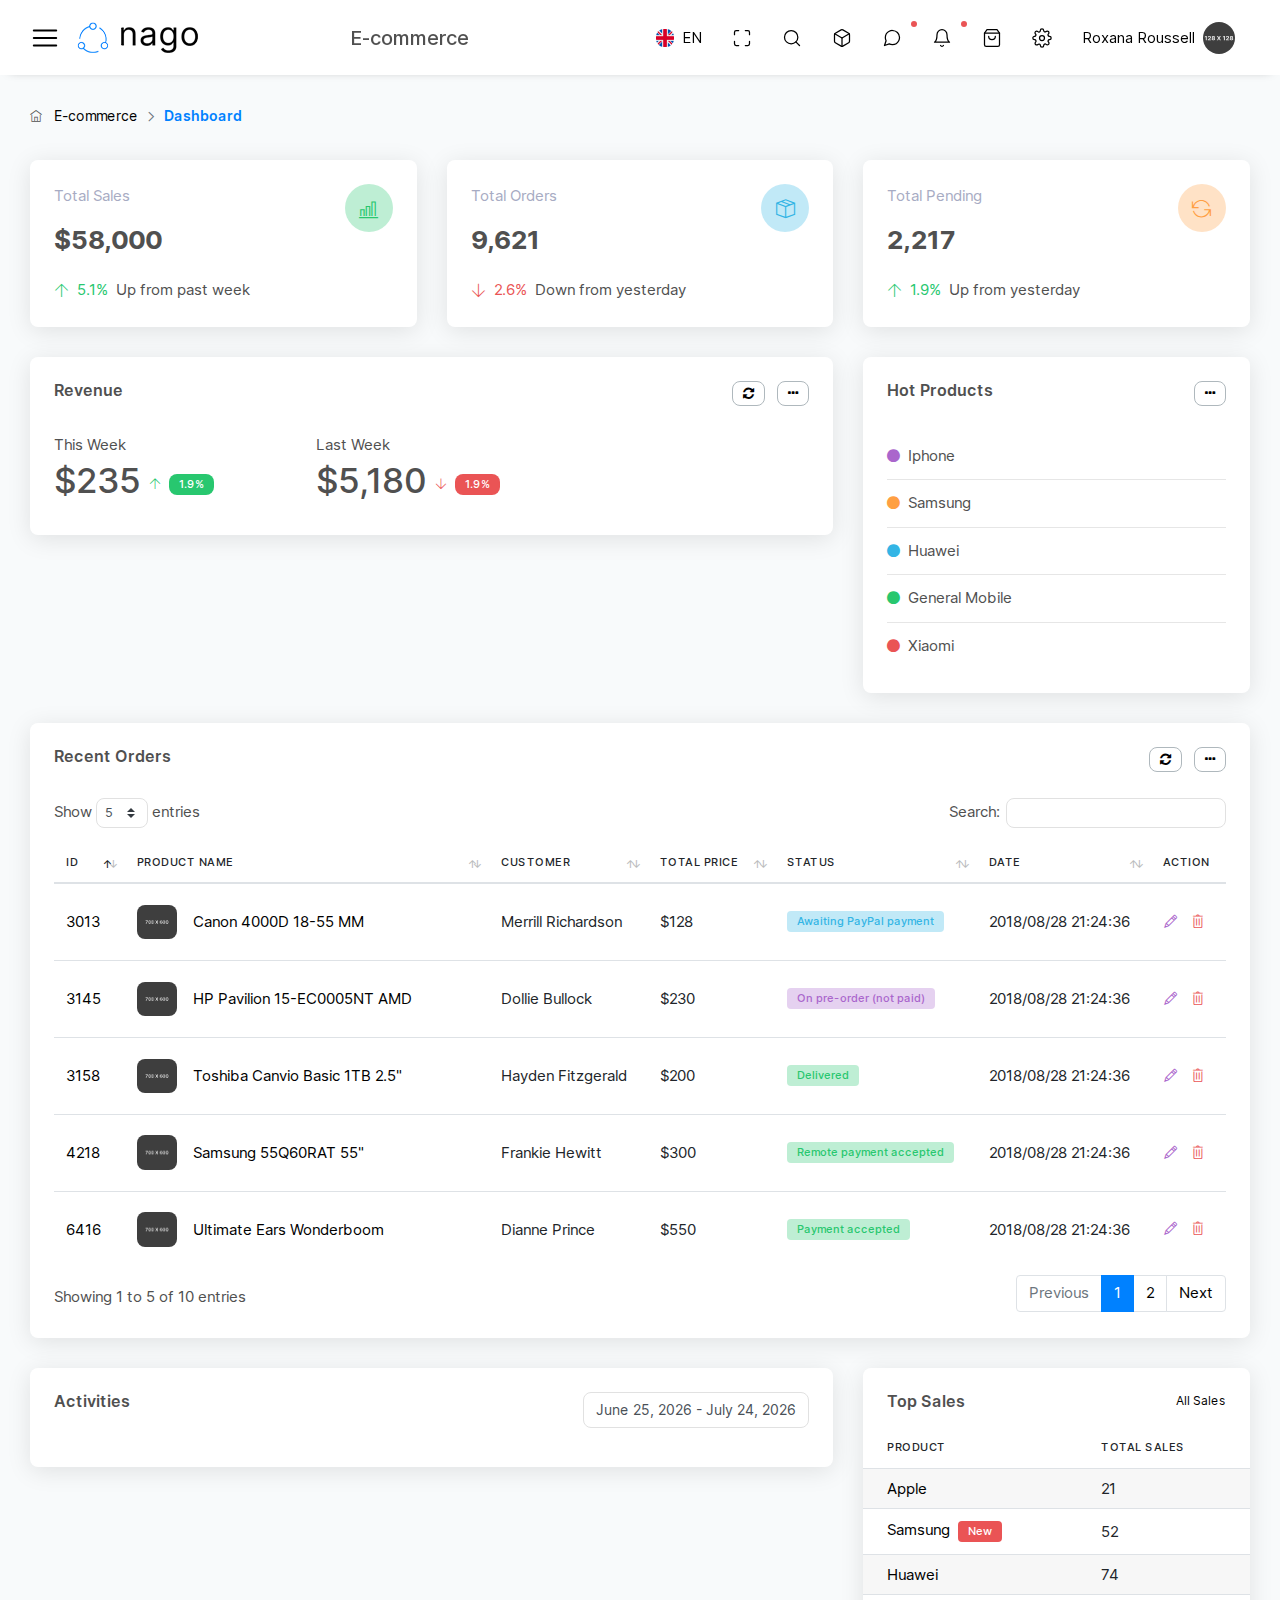
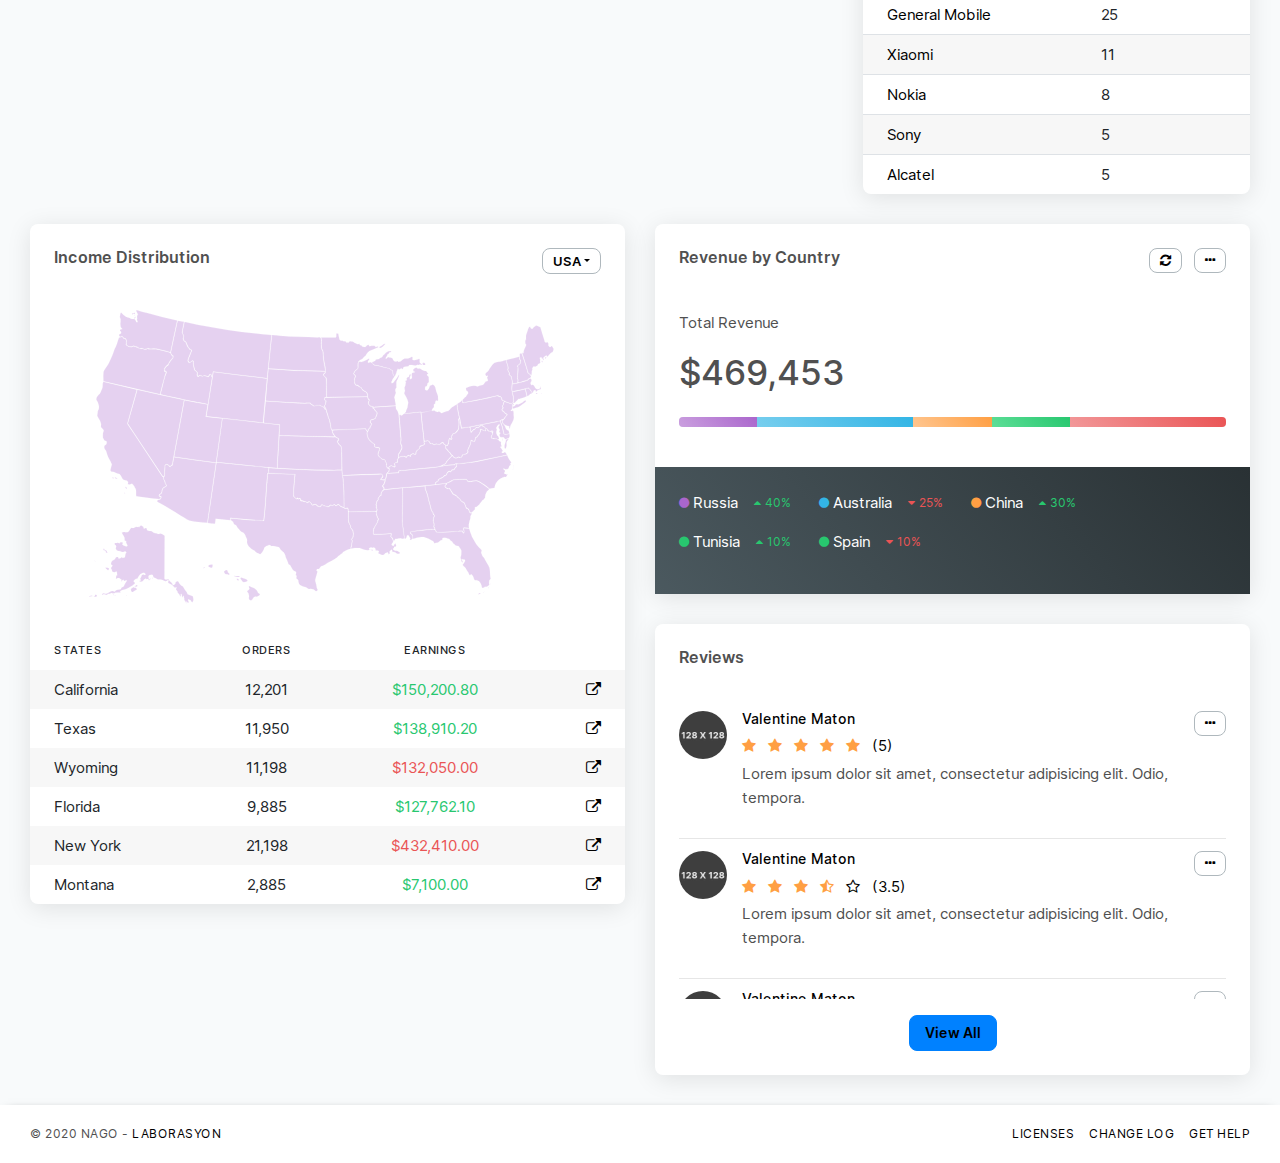
<file: nago/html/hidden-navigation/index.html>
<!doctype html>
<html lang="en">
<head>
    <meta charset="UTF-8">
    <meta name="viewport" content="width=device-width, initial-scale=1">
    <meta http-equiv="X-UA-Compatible" content="ie=edge">
    <title>Nago - Admin & Dashboard HTML Template</title>

    <!-- Favicon -->
    <link rel="shortcut icon" href="../../assets/media/image/favicon.png"/>

    <!-- Plugin styles -->
    <link rel="stylesheet" href="../../vendors/bundle.css" type="text/css">

        <!-- Slick -->
    <link rel="stylesheet" href="../../vendors/slick/slick.css" type="text/css">
    <link rel="stylesheet" href="../../vendors/slick/slick-theme.css" type="text/css">

    <!-- Daterangepicker -->
    <link rel="stylesheet" href="../../vendors/datepicker/daterangepicker.css" type="text/css">

    <!-- DataTable -->
    <link rel="stylesheet" href="../../vendors/dataTable/datatables.min.css" type="text/css">

    <!-- App styles -->
    <link rel="stylesheet" href="../../assets/css/app.min.css" type="text/css">
</head>
<body  class="hidden-navigation">

<!-- begin::preloader-->
<div class="preloader">
    <div class="preloader-icon"></div>
</div>
<!-- end::preloader -->

<!-- BEGIN: Sidebar Group -->
<div class="sidebar-group">

    <!-- BEGIN: User Menu -->
    <div class="sidebar" id="user-menu">
        <div class="py-4 text-center" data-backround-image="../../assets/media/image/image1.jpg">
            <figure class="avatar avatar-lg mb-3 border-0">
                <img src="../../assets/media/image/user/women_avatar1.jpg" class="rounded-circle" alt="image">
            </figure>
            <h5 class="d-flex align-items-center justify-content-center">Roxana Roussell</h5>
            <div>
                Balance: <strong>$500</strong>
            </div>
        </div>
        <div class="card mb-0 card-body shadow-none">
            <div class="mb-4">
                <div class="list-group list-group-flush">
                    <a href="profile.html" class="list-group-item p-l-r-0">Profile</a>
                    <a href="#" class="list-group-item p-l-r-0 d-flex">Followers</a>
                    <a href="mail.html" class="list-group-item p-l-r-0 d-flex">
                        Inbox <span class="badge badge-danger ml-auto">2</span>
                    </a>
                    <a href="#" class="list-group-item p-l-r-0">Billing</a>
                    <a href="#" class="list-group-item p-l-r-0" data-sidebar-target="#settings">Settings</a>
                    <a href="login.html" class="list-group-item p-l-r-0 text-danger" data-sidebar-target="#settings">Sign Out!</a>
                </div>
            </div>
            <div class="mb-4">
                <h6 class="d-flex justify-content-between">
                    Completed Tasks
                    <span class="float-right">%68</span>
                </h6>
                <div class="progress" style="height:5px;">
                    <div class="progress-bar bg-secondary" role="progressbar" style="width: 68%;"
                         aria-valuenow="68"
                         aria-valuemin="0" aria-valuemax="100"></div>
                </div>
            </div>
            <div class="mb-4">
                <h6 class="d-flex justify-content-between">
                    Storage
                    <span>%25</span>
                </h6>
                <div class="progress" style="height: 5px;">
                    <div class="progress-bar bg-info" role="progressbar" style="width: 40%;" aria-valuenow="40"
                         aria-valuemin="0" aria-valuemax="100"></div>
                </div>
            </div>
            <div class="mb-4">
                <h6>About</h6>
                <p class="text-muted mb-0">I love reading, traveling and discovering new things. You need to be happy in
                    life.</p>
            </div>
            <div class="mb-4">
                <h6>City</h6>
                <p class="text-muted mb-0">Germany / Berlin</p>
            </div>
            <div class="mb-4">
                <h6>Social Links</h6>
                <ul class="list-inline">
                    <li class="list-inline-item">
                        <a href="#" class="btn btn-sm btn-floating btn-facebook">
                            <i class="fa fa-facebook"></i>
                        </a>
                    </li>
                    <li class="list-inline-item">
                        <a href="#" class="btn btn-sm btn-floating btn-twitter">
                            <i class="fa fa-twitter"></i>
                        </a>
                    </li>
                    <li class="list-inline-item">
                        <a href="#" class="btn btn-sm btn-floating btn-dribbble">
                            <i class="fa fa-dribbble"></i>
                        </a>
                    </li>
                    <li class="list-inline-item">
                        <a href="#" class="btn btn-sm btn-floating btn-whatsapp">
                            <i class="fa fa-whatsapp"></i>
                        </a>
                    </li>
                    <li class="list-inline-item">
                        <a href="#" class="btn btn-sm btn-floating btn-linkedin">
                            <i class="fa fa-linkedin"></i>
                        </a>
                    </li>
                </ul>
            </div>
        </div>
    </div>
    <!-- END: User Menu -->

    <!-- BEGIN: Settings -->
    <div class="sidebar" id="settings">
        <div class="card">
            <div class="card-body">
                <h6 class="card-title">Settings</h6>
                <ul class="list-group list-group-flush">
                    <li class="list-group-item pl-0 pr-0">
                        <div class="custom-control custom-switch">
                            <input type="checkbox" class="custom-control-input" id="customSwitch1" checked>
                            <label class="custom-control-label" for="customSwitch1">Allow notifications.</label>
                        </div>
                    </li>
                    <li class="list-group-item pl-0 pr-0">
                        <div class="custom-control custom-switch">
                            <input type="checkbox" class="custom-control-input" id="customSwitch2">
                            <label class="custom-control-label" for="customSwitch2">Hide user requests</label>
                        </div>
                    </li>
                    <li class="list-group-item pl-0 pr-0">
                        <div class="custom-control custom-switch">
                            <input type="checkbox" class="custom-control-input" id="customSwitch3" checked>
                            <label class="custom-control-label" for="customSwitch3">Speed up demands</label>
                        </div>
                    </li>
                    <li class="list-group-item pl-0 pr-0">
                        <div class="custom-control custom-switch">
                            <input type="checkbox" class="custom-control-input" id="customSwitch4" checked>
                            <label class="custom-control-label" for="customSwitch4">Hide menus</label>
                        </div>
                    </li>
                    <li class="list-group-item pl-0 pr-0">
                        <div class="custom-control custom-switch">
                            <input type="checkbox" class="custom-control-input" id="customSwitch5">
                            <label class="custom-control-label" for="customSwitch5">Remember next visits</label>
                        </div>
                    </li>
                    <li class="list-group-item pl-0 pr-0">
                        <div class="custom-control custom-switch">
                            <input type="checkbox" class="custom-control-input" id="customSwitch6">
                            <label class="custom-control-label" for="customSwitch6">Enable report
                                generation.</label>
                        </div>
                    </li>
                </ul>
            </div>
        </div>
    </div>
    <!-- END: Settings -->

</div>
<!-- END: Sidebar Group -->

<!-- begin::main -->
<div class="layout-wrapper">

    <!-- begin::header -->
    <div class="header d-print-none">

        <div class="header-left">
            <div class="navigation-toggler">
                <a href="#" data-action="navigation-toggler">
                    <i data-feather="menu"></i>
                </a>
            </div>
            <div class="header-logo">
                <a href=index.html>
                    <img class="logo" src="../../assets/media/image/logo.png" alt="logo">
                    <img class="logo-light" src="../../assets/media/image/logo-light.png" alt="light logo">
                </a>
            </div>
        </div>

        <div class="header-body">
            <div class="header-body-left">
                <div class="page-title">
                    <h4>E-commerce</h4>
                </div>
            </div>
            <div class="header-body-right">
                <ul class="navbar-nav">

                    <li class="nav-item">
                        <a href="#" title="Language" class="nav-link" data-toggle="dropdown">
                            <img width="18" src="../../assets/media/image/flags/262-united-kingdom.png"
                                 alt="flag"
                                 class="mr-2 rounded" title="United Kingdom"> EN
                        </a>
                        <div class="dropdown-menu">
                            <a href="#" class="dropdown-item">
                                <img width="18" src="../../assets/media/image/flags/003-tanzania.png"
                                     class="mr-2 rounded"
                                     alt="flag">
                                Tanzania
                            </a>
                            <a href="#" class="dropdown-item">
                                <img width="18" src="../../assets/media/image/flags/261-china.png"
                                     class="mr-2 rounded"
                                     alt="flag"> China
                            </a>
                            <a href="#" class="dropdown-item">
                                <img width="18" src="../../assets/media/image/flags/013-tunisia.png"
                                     class="mr-2 rounded"
                                     alt="flag">
                                Tunisia
                            </a>
                            <a href="#" class="dropdown-item">
                                <img width="18" src="../../assets/media/image/flags/044-spain.png"
                                     class="mr-2 rounded"
                                     alt="flag"> Spain
                            </a>
                        </div>
                    </li>

                    <!-- begin::header fullscreen -->
                    <li class="nav-item dropdown">
                        <a href="#" class="nav-link" title="Fullscreen" data-toggle="fullscreen">
                            <i class="maximize" data-feather="maximize"></i>
                            <i class="minimize" data-feather="minimize"></i>
                        </a>
                    </li>
                    <!-- end::header fullscreen -->

                    <!-- begin::header search -->
                    <li class="nav-item">
                        <a href="#" class="nav-link" title="Search" data-toggle="dropdown">
                            <i data-feather="search"></i>
                        </a>
                        <div class="dropdown-menu p-2 dropdown-menu-right">
                            <form>
                                <div class="input-group">
                                    <input type="text" class="form-control" placeholder="Search">
                                    <div class="input-group-prepend">
                                        <button class="btn" type="button">
                                            <i data-feather="search"></i>
                                        </button>
                                    </div>
                                </div>
                            </form>
                        </div>
                    </li>
                    <!-- end::header search -->

                    <!-- begin::apps -->
                    <li class="nav-item dropdown">
                        <a href="#" class="nav-link" title="Apps" data-toggle="dropdown">
                            <i data-feather="box"></i>
                        </a>
                        <div class="dropdown-menu dropdown-menu-right dropdown-menu-big">
                            <div class="bg-dark p-4 text-center d-flex justify-content-between">
                                <h5 class="mb-0">Apps</h5>
                            </div>
                            <div class="p-3">
                                <div class="row row-xs">
                                    <div class="col-6">
                                        <a href="chat.html">
                                            <div class="border-radius-1 text-center mb-3">
                                                <figure class="avatar avatar-lg border-0">
                                                <span class="avatar-title bg-primary text-white rounded-circle">
                                                    <i class="width-30 height-30" data-feather="message-circle"></i>
                                                </span>
                                                </figure>
                                                <div class="mt-2">Chat</div>
                                            </div>
                                        </a>
                                    </div>
                                    <div class="col-6">
                                        <a href="mail.html">
                                            <div class="border-radius-1 text-center mb-3">
                                                <figure class="avatar avatar-lg border-0">
                                                <span class="avatar-title bg-secondary text-white rounded-circle">
                                                    <i class="width-30 height-30" data-feather="mail"></i>
                                                </span>
                                                </figure>
                                                <div class="mt-2">Mail</div>
                                            </div>
                                        </a>
                                    </div>
                                    <div class="col-6">
                                        <a href="todo-list.html">
                                            <div class="border-radius-1 text-center">
                                                <figure class="avatar avatar-lg border-0">
                                                <span class="avatar-title bg-info text-white rounded-circle">
                                                    <i class="width-30 height-30" data-feather="check-circle"></i>
                                                </span>
                                                </figure>
                                                <div class="mt-2">Todo List</div>
                                            </div>
                                        </a>
                                    </div>
                                    <div class="col-6">
                                        <a href="file-manager.html">
                                            <div class="border-radius-1 text-center">
                                                <figure class="avatar avatar-lg border-0">
                                                <span class="avatar-title bg-warning text-white rounded-circle">
                                                    <i class="width-30 height-30" data-feather="file"></i>
                                                </span>
                                                </figure>
                                                <div class="mt-2">File Manager</div>
                                            </div>
                                        </a>
                                    </div>
                                </div>
                            </div>
                        </div>
                    </li>
                    <!-- end::apps -->

                    <!-- begin::header messages dropdown -->
                    <li class="nav-item dropdown">
                        <a href="#" class="nav-link nav-link-notify" title="Chats" data-toggle="dropdown">
                            <i data-feather="message-circle"></i>
                        </a>
                        <div class="dropdown-menu dropdown-menu-right dropdown-menu-big">
                            <div class="bg-dark p-4 text-center d-flex justify-content-between align-items-center">
                                <h5 class="mb-0">Chats</h5>
                                <small class="opacity-7">2 unread chats</small>
                            </div>
                            <div>
                                <ul class="list-group list-group-flush">
                                    <li>
                                        <a href="#" class="list-group-item d-flex align-items-center hide-show-toggler">
                                            <div>
                                                <figure class="avatar mr-2">
                                                    <img src="../../assets/media/image/user/man_avatar1.jpg"
                                                         class="rounded-circle" alt="user">
                                                </figure>
                                            </div>
                                            <div class="flex-grow-1">
                                                <p class="mb-0 line-height-20 d-flex justify-content-between">
                                                    Herbie Pallatina
                                                    <i title="Mark as read" data-toggle="tooltip"
                                                       class="hide-show-toggler-item fa fa-circle-o font-size-11"></i>
                                                </p>
                                                <div class="small text-muted">
                                                    <span class="mr-2">02:30 PM</span>
                                                    <span>Have you madimage</span>
                                                </div>
                                            </div>
                                        </a>
                                    </li>
                                    <li>
                                        <a href="#"
                                           class="list-group-item d-flex align-items-center hide-show-toggler">
                                            <div>
                                                <figure class="avatar mr-2">
                                                    <img src="../../assets/media/image/user/women_avatar5.jpg"
                                                         class="rounded-circle" alt="user">
                                                </figure>
                                            </div>
                                            <div class="flex-grow-1">
                                                <p class="mb-0 line-height-20 d-flex justify-content-between">
                                                    Andrei Miners
                                                    <i title="Mark as read" data-toggle="tooltip"
                                                       class="hide-show-toggler-item fa fa-circle-o font-size-11"></i>
                                                </p>
                                                <div class="small text-muted">
                                                    <span class="mr-2">08:36 PM</span>
                                                    <span>I have a meetinimage</span>
                                                </div>
                                            </div>
                                        </a>
                                    </li>
                                    <li class="text-divider small pb-2 pl-3 pt-3">
                                        <span>Old chats</span>
                                    </li>
                                    <li>
                                        <a href="#"
                                           class="list-group-item d-flex align-items-center hide-show-toggler">
                                            <div>
                                                <figure class="avatar mr-2">
                                                    <img src="../../assets/media/image/user/man_avatar3.jpg"
                                                         class="rounded-circle" alt="user">
                                                </figure>
                                            </div>
                                            <div class="flex-grow-1">
                                                <p class="mb-0 line-height-20 d-flex justify-content-between">
                                                    Kevin added
                                                    <i title="Mark as unread" data-toggle="tooltip"
                                                       class="hide-show-toggler-item fa fa-check font-size-11"></i>
                                                </p>
                                                <div class="small text-muted">
                                                    <span class="mr-2">11:09 PM</span>
                                                    <span>Have you madimage</span>
                                                </div>
                                            </div>
                                        </a>
                                    </li>
                                    <li>
                                        <a href="#" class="list-group-item d-flex align-items-center hide-show-toggler">
                                            <div>
                                                <figure class="avatar mr-2">
                                                    <img src="../../assets/media/image/user/man_avatar2.jpg"
                                                         class="rounded-circle" alt="user">
                                                </figure>
                                            </div>
                                            <div class="flex-grow-1">
                                                <p class="mb-0 line-height-20 d-flex justify-content-between">
                                                    Eugenio Carnelley
                                                    <i title="Mark as unread" data-toggle="tooltip"
                                                       class="hide-show-toggler-item fa fa-check font-size-11"></i>
                                                </p>
                                                <div class="small text-muted">
                                                    <span class="mr-2">Yesterday</span>
                                                    <span>I have a meetinimage</span>
                                                </div>
                                            </div>
                                        </a>
                                    </li>
                                    <li>
                                        <a href="#"
                                           class="list-group-item d-flex align-items-center hide-show-toggler">
                                            <div>
                                                <figure class="avatar mr-2">
                                                    <img src="../../assets/media/image/user/women_avatar1.jpg"
                                                         class="rounded-circle" alt="user">
                                                </figure>
                                            </div>
                                            <div class="flex-grow-1">
                                                <p class="mb-0 line-height-20 d-flex justify-content-between">
                                                    Neely Ferdinand
                                                    <i title="Mark as unread" data-toggle="tooltip"
                                                       class="hide-show-toggler-item fa fa-check font-size-11"></i>
                                                </p>
                                                <div class="small text-muted">
                                                    <span class="mr-2">Yesterday</span>
                                                    <span>I have a meetinimage</span>
                                                </div>
                                            </div>
                                        </a>
                                    </li>
                                </ul>
                            </div>
                            <div class="p-2 text-right border-top">
                                <ul class="list-inline small">
                                    <li class="list-inline-item mb-0">
                                        <a href="#">Mark All Read</a>
                                    </li>
                                </ul>
                            </div>
                        </div>
                    </li>
                    <!-- end::header messages dropdown -->

                    <!-- begin::header notification dropdown -->
                    <li class="nav-item dropdown">
                        <a href="#" class="nav-link nav-link-notify" title="Notifications" data-toggle="dropdown">
                            <i data-feather="bell"></i>
                        </a>
                        <div class="dropdown-menu dropdown-menu-right dropdown-menu-big">
                            <div class="bg-dark p-4 text-center d-flex justify-content-between align-items-center">
                                <h5 class="mb-0">Notifications</h5>
                                <small class="opacity-7">1 unread notifications</small>
                            </div>
                            <div>
                                <ul class="list-group list-group-flush">
                                    <li>
                                        <a href="#" class="list-group-item d-flex align-items-center hide-show-toggler">
                                            <div>
                                                <figure class="avatar mr-2">
                                                <span
                                                    class="avatar-title bg-success-bright text-success rounded-circle">
                                                    <i class="ti-user"></i>
                                                </span>
                                                </figure>
                                            </div>
                                            <div class="flex-grow-1">
                                                <p class="mb-0 line-height-20 d-flex justify-content-between">
                                                    New customer registered
                                                    <i title="Mark as read" data-toggle="tooltip"
                                                       class="hide-show-toggler-item fa fa-circle-o font-size-11"></i>
                                                </p>
                                                <span class="text-muted small">20 min ago</span>
                                            </div>
                                        </a>
                                    </li>
                                    <li class="text-divider small pb-2 pl-3 pt-3">
                                        <span>Old notifications</span>
                                    </li>
                                    <li>
                                        <a href="#" class="list-group-item d-flex align-items-center hide-show-toggler">
                                            <div>
                                                <figure class="avatar mr-2">
                                                <span
                                                    class="avatar-title bg-warning-bright text-warning rounded-circle">
                                                    <i class="ti-package"></i>
                                                </span>
                                                </figure>
                                            </div>
                                            <div class="flex-grow-1">
                                                <p class="mb-0 line-height-20 d-flex justify-content-between">
                                                    New Order Recieved
                                                    <i title="Mark as unread" data-toggle="tooltip"
                                                       class="hide-show-toggler-item fa fa-check font-size-11"></i>
                                                </p>
                                                <span class="text-muted small">45 sec ago</span>
                                            </div>
                                        </a>
                                    </li>
                                    <li>
                                        <a href="#"
                                           class="list-group-item d-flex align-items-center hide-show-toggler">
                                            <div>
                                                <figure class="avatar mr-2">
                                                <span class="avatar-title bg-danger-bright text-danger rounded-circle">
                                                    <i class="ti-server"></i>
                                                </span>
                                                </figure>
                                            </div>
                                            <div class="flex-grow-1">
                                                <p class="mb-0 line-height-20 d-flex justify-content-between">
                                                    Server Limit Reached!
                                                    <i title="Mark as unread" data-toggle="tooltip"
                                                       class="hide-show-toggler-item fa fa-check font-size-11"></i>
                                                </p>
                                                <span class="text-muted small">55 sec ago</span>
                                            </div>
                                        </a>
                                    </li>
                                    <li>
                                        <a href="#"
                                           class="list-group-item d-flex align-items-center hide-show-toggler">
                                            <div>
                                                <figure class="avatar mr-2">
                                                <span class="avatar-title bg-info-bright text-info rounded-circle">
                                                    <i class="ti-layers"></i>
                                                </span>
                                                </figure>
                                            </div>
                                            <div class="flex-grow-1">
                                                <p class="mb-0 line-height-20 d-flex align-items-center justify-content-between">
                                                    Apps are ready for update
                                                    <i title="Mark as unread" data-toggle="tooltip"
                                                       class="hide-show-toggler-item fa fa-check font-size-11"></i>
                                                </p>
                                                <span class="text-muted small">Yesterday</span>
                                            </div>
                                        </a>
                                    </li>
                                </ul>
                            </div>
                            <div class="p-2 text-right border-top">
                                <ul class="list-inline small">
                                    <li class="list-inline-item mb-0">
                                        <a href="#">Mark All Read</a>
                                    </li>
                                </ul>
                            </div>
                        </div>
                    </li>
                    <!-- end::header notification dropdown -->

                    <!-- BEGIN: Cart -->
                    <li class="nav-item">
                        <a href="#" title="Cart" class="nav-link" data-toggle="dropdown">
                            <i data-feather="shopping-bag"></i>
                        </a>
                        <div class="dropdown-menu dropdown-menu-right dropdown-menu-big">
                            <div class="bg-dark p-4 text-center d-flex justify-content-between align-items-center">
                                <h5 class="mb-0">Cart</h5>
                                <small class="opacity-7">3 products</small>
                            </div>
                            <div>
                                <div class="list-group list-group-flush">
                                    <a href="#" class="p-3 list-group-item d-flex">
                                        <div>
                                            <figure class="avatar mr-3">
                                                <img src="../../assets/media/image/products/product6.png"
                                                     alt="Canon 4000D 18-55 MM">
                                            </figure>
                                        </div>
                                        <div class="flex-grow-1">
                                            <p class="mb-0 line-height-20 d-flex justify-content-between">
                                                Canon 4000D 18-55 MM
                                                <i title="Close" data-toggle="tooltip"
                                                   class="hide-show-toggler-item ti-close"></i>
                                            </p>
                                            <span class="text-muted small">1 X $1,200</span>
                                        </div>
                                    </a>
                                    <a href="#" class="p-3 list-group-item d-flex">
                                        <div>
                                            <figure class="avatar mr-3">
                                                <img src="../../assets/media/image/products/product3.png"
                                                     alt="pineapple">
                                            </figure>
                                        </div>
                                        <div class="flex-grow-1">
                                            <p class="mb-0 line-height-20 d-flex justify-content-between">
                                                Snopy SN-BT96 Pretty
                                                <i title="Close" data-toggle="tooltip"
                                                   class="hide-show-toggler-item ti-close"></i>
                                            </p>
                                            <span class="text-muted small">1 X $250</span>
                                        </div>
                                    </a>
                                    <a href="#" class="p-3 list-group-item d-flex">
                                        <div>
                                            <figure class="avatar mr-3">
                                                <img src="../../assets/media/image/products/product7.png"
                                                     class="rounded" alt="pineapple">
                                            </figure>
                                        </div>
                                        <div class="flex-grow-1">
                                            <p class="mb-0 line-height-20 d-flex justify-content-between">
                                                Lenovo Tab E10 TB-X104F 32GB
                                                <i title="Close" data-toggle="tooltip"
                                                   class="hide-show-toggler-item ti-close"></i>
                                            </p>
                                            <span class="text-muted small">2 X $100</span>
                                        </div>
                                    </a>
                                </div>
                            </div>
                            <div class="p-3 border-top text-right">
                                <p class="d-flex justify-content-between align-items-center mb-2">
                                    <span>Sub Total</span>
                                    <span>$1,650</span>
                                </p>
                                <p class="d-flex justify-content-between align-items-center mb-2">
                                    <span>Taxes</span>
                                    <span>$15</span>
                                </p>
                                <p class="d-flex justify-content-between align-items-center mb-2 font-weight-bold">
                                    <span>Total</span>
                                    <span>$1,675</span>
                                </p>
                                <button class="btn btn-primary btn-block mt-2">
                                    Order and Payment <i class="ti-arrow-right ml-2"></i>
                                </button>
                            </div>
                        </div>
                    </li>
                    <!-- END: Cart -->

                    <!-- begin::settings -->
                    <li class="nav-item dropdown">
                        <a href="#" class="nav-link" title="Settings" data-sidebar-target="#settings">
                            <i data-feather="settings"></i>
                        </a>
                    </li>
                    <!-- end::settings -->

                    <!-- begin::user menu -->
                    <li class="nav-item dropdown">
                        <a href="#" class="nav-link" title="User menu" data-sidebar-target="#user-menu">
                            <span class="mr-2 d-sm-inline d-none">Roxana Roussell</span>
                            <figure class="avatar avatar-sm">
                                <img src="../../assets/media/image/user/women_avatar1.jpg" class="rounded-circle"
                                     alt="avatar">
                            </figure>
                        </a>
                    </li>
                    <!-- end::user menu -->

                </ul>

                <!-- begin::mobile header toggler -->
                <ul class="navbar-nav d-flex align-items-center">
                    <li class="nav-item header-toggler">
                        <a href="#" class="nav-link">
                            <i data-feather="arrow-down"></i>
                        </a>
                    </li>
                </ul>
                <!-- end::mobile header toggler -->
            </div>
        </div>

    </div>
    <!-- end::header -->

    <div class="content-wrapper">

        <!-- begin::navigation -->
        <div class="navigation">
            <div class="navigation-menu-tab">
                <ul>
                    <li>
                        <a href="#" data-toggle="tooltip" data-placement="right" title="Ecommerce"
                           data-nav-target="#ecommerce">
                            <i data-feather="shopping-cart"></i>
                        </a>
                    </li>
                    <li>
                        <a href="#" data-toggle="tooltip" data-placement="right" title="Analytics"
                           data-nav-target="#analytics">
                            <i data-feather="activity"></i>
                        </a>
                    </li>
                    <li>
                        <a href="#" data-toggle="tooltip" data-placement="right" title="Projects"
                           data-nav-target="#projects">
                            <i data-feather="briefcase"></i>
                        </a>
                    </li>
                    <li>
                        <a href="#" data-toggle="tooltip"
                           data-placement="right" title="Apps" data-nav-target="#apps">
                            <i data-feather="globe"></i>
                        </a>
                    </li>
                    <li>
                        <a href="#" data-toggle="tooltip" data-placement="right" title="User"
                           data-nav-target="#user">
                            <i data-feather="users"></i>
                        </a>
                    </li>
                    <li>
                        <a href="#" data-toggle="tooltip"
                           data-placement="right" title="Components"
                           data-nav-target="#components">
                            <i data-feather="layers"></i>
                        </a>
                    </li>
                    <li>
                        <a href="#" data-toggle="tooltip"
                           data-placement="right" title="Forms"
                           data-nav-target="#forms">
                            <i data-feather="edit-3"></i>
                        </a>
                    </li>
                    <li>
                        <a href="#" data-toggle="tooltip"
                           data-placement="right" title="Plugins"
                           data-nav-target="#plugins">
                            <i data-feather="gift"></i>
                        </a>
                    </li>
                    <li>
                        <a href="#" data-toggle="tooltip"
                           data-placement="right" title="Pages" data-nav-target="#pages">
                            <i data-feather="copy"></i>
                        </a>
                    </li>
                </ul>
            </div>
            <div class="navigation-menu-body">
                <div class="navigation-menu-group">
                    <div id="ecommerce">
                        <ul>
                            <li class="navigation-divider d-flex align-items-center">
                                <i class="mr-2" data-feather="shopping-cart"></i> E-commerce
                            </li>
                            <li>
                                <a  class="active"
                                    href="ecommerce-dashboard.html">Dashboard</a></li>
                            <li>
                                <a  href="orders.html">Orders</a></li>
                            <li>
                                <a  href="product-list.html">Product List</a></li>
                            <li>
                                <a  href="product-grid.html">Product Grid</a></li>
                            <li>
                                <a  href="product-detail.html">Product Detail</a></li>
                            <li class="navigation-divider">Summary</li>
                            <li>
                                <a href="#" class="d-flex align-items-start">
                                    <div>
                                        <figure class="avatar mr-3">
                                <span class="avatar-title bg-warning rounded">
                                    <i class="ti-bar-chart-alt"></i>
                                </span>
                                        </figure>
                                    </div>
                                    <div>
                                        <h6>Total Orders</h6>
                                        <h4 class="mb-0 font-weight-bold">$50.958</h4>
                                    </div>
                                </a>
                            </li>
                            <li>
                                <a href="#" class="d-flex align-items-start">
                                    <div>
                                        <figure class="avatar mr-3">
                                <span class="avatar-title bg-success rounded">
                                    <i class="ti-trash"></i>
                                </span>
                                        </figure>
                                    </div>
                                    <div>
                                        <h6>New Products</h6>
                                        <h4 class="mb-0">100</h4>
                                    </div>
                                </a>
                            </li>
                            <li>
                                <a href="#" class="d-flex align-items-start">
                                    <div>
                                        <figure class="avatar mr-3">
                                <span class="avatar-title bg-danger rounded">
                                    <i class="ti-reload"></i>
                                </span>
                                        </figure>
                                    </div>
                                    <div>
                                        <h6>Refund</h6>
                                        <h4 class="mb-0">5.301</h4>
                                    </div>
                                </a>
                            </li>
                        </ul>
                    </div>
                    <div id="analytics">
                        <ul>
                            <li class="navigation-divider d-flex align-items-center">
                                <i class="mr-2" data-feather="activity"></i> Analytics
                            </li>
                            <li>
                                <a  href="analytics-dashboard.html">Dashboard</a></li>
                            <li>
                                <a  href="customers.html">Customers</a></li>
                            <li class="navigation-divider">Summary</li>
                            <li>
                                <a href="#" class="d-flex align-items-start">
                                    <div>
                                        <figure class="avatar mr-2">
                                <span class="avatar-title bg-warning rounded-circle">
                                    <i class="ti-bar-chart-alt"></i>
                                </span>
                                        </figure>
                                    </div>
                                    <div>
                                        <h6 class="mb-0">Total Sales</h6>
                                        <p class="text-muted mb-0 small">This Mounth</p>
                                        <h4 class="mb-0">$50.958</h4>
                                    </div>
                                </a>
                            </li>
                            <li>
                                <a href="#" class="d-flex align-items-start">
                                    <div>
                                        <figure class="avatar mr-2">
                                <span class="avatar-title bg-success rounded-circle">
                                    <i class="ti-world"></i>
                                </span>
                                        </figure>
                                    </div>
                                    <div>
                                        <h6 class="mb-0">Projects</h6>
                                        <p class="text-muted mb-0 small">Today</p>
                                        <h4 class="mb-0">35</h4>
                                    </div>
                                </a>
                            </li>
                            <li>
                                <a href="#" class="d-flex align-items-start">
                                    <div>
                                        <figure class="avatar mr-2">
                                <span class="avatar-title bg-info rounded-circle">
                                    <i class="ti-user"></i>
                                </span>
                                        </figure>
                                    </div>
                                    <div>
                                        <h6 class="mb-0">Total Visitor</h6>
                                        <p class="text-muted mb-0 small">Today</p>
                                        <h4 class="mb-0">5.301</h4>
                                    </div>
                                </a>
                            </li>
                        </ul>
                    </div>
                    <div id="projects">
                        <ul>
                            <li class="navigation-divider d-flex align-items-center">
                                <i class="mr-2" data-feather="briefcase"></i> Projects
                            </li>
                            <li>
                                <a  href="projects-dashboard.html">Dashboard</a></li>
                            <li>
                                <a  href="project-list.html">Project List</a></li>
                            <li>
                                <a  href="project-grid.html">Project Grid</a></li>
                            <li>
                                <a  href="project-detail.html">Project Detail</a></li>
                            <li>
                                <a  href="clients.html">Clients</a></li>
                            <li class="navigation-divider">Summary</li>
                            <li>
                                <a href="#" class="d-flex align-items-start">
                                    <div>
                                        <figure class="avatar mr-2">
                                <span class="avatar-title bg-warning rounded-circle">
                                    <i class="ti-bar-chart-alt"></i>
                                </span>
                                        </figure>
                                    </div>
                                    <div>
                                        <h6 class="mb-0">Total Sales</h6>
                                        <p class="text-muted mb-0 small">This Mounth</p>
                                        <h4 class="mb-0">$50.958</h4>
                                    </div>
                                </a>
                            </li>
                            <li>
                                <a href="#" class="d-flex align-items-start">
                                    <div>
                                        <figure class="avatar mr-2">
                                <span class="avatar-title bg-success rounded-circle">
                                    <i class="ti-world"></i>
                                </span>
                                        </figure>
                                    </div>
                                    <div>
                                        <h6 class="mb-0">Projects</h6>
                                        <p class="text-muted mb-0 small">Today</p>
                                        <h4 class="mb-0">35</h4>
                                    </div>
                                </a>
                            </li>
                            <li>
                                <a href="#" class="d-flex align-items-start">
                                    <div>
                                        <figure class="avatar mr-2">
                                <span class="avatar-title bg-info rounded-circle">
                                    <i class="ti-user"></i>
                                </span>
                                        </figure>
                                    </div>
                                    <div>
                                        <h6 class="mb-0">Total Visitor</h6>
                                        <p class="text-muted mb-0 small">Today</p>
                                        <h4 class="mb-0">5.301</h4>
                                    </div>
                                </a>
                            </li>
                        </ul>
                    </div>
                    <div id="apps">
                        <ul>
                            <li class="navigation-divider d-flex align-items-center">
                                <i class="mr-2" data-feather="globe"></i> Apps
                            </li>
                            <li>
                                <a  href="chat.html">
                                    <span>Chat</span>
                                    <span class="badge badge-danger">5</span>
                                </a>
                            </li>
                            <li>
                                <a  href="mail.html">
                                    <span>Mail</span>
                                </a>
                            </li>
                            <li>
                                <a  href="todo-list.html">
                                    <span>Todo List</span>
                                    <span class="badge badge-warning">2</span>
                                </a>
                            </li>
                            <li>
                                <a  href="file-manager.html">
                                    <span>File Manager</span>
                                </a>
                            </li>
                            <li>
                                <a  href="calendar.html">
                                    <span>Calendar</span>
                                </a>
                            </li>
                            <li>
                                <a  href="gallery.html">
                                    <span>Gallery</span>
                                </a>
                            </li>
                            <li>
                                <a  href="invoice.html">Invoice</a></li>
                            <li class="navigation-divider">Recent Contacts</li>
                            <li>
                                <div class="list-group list-group-flush">
                                    <a href="#" class="list-group-item d-flex align-items-center">
                                        <div>
                                            <div class="avatar avatar-sm m-r-10">
                                                <img src="../../assets/media/image/user/man_avatar1.jpg"
                                                     class="rounded-circle" alt="image">
                                            </div>
                                        </div>
                                        <span>Valentine Maton</span>
                                    </a>
                                    <a href="#" class="list-group-item d-flex align-items-center">
                                        <div>
                                            <div class="avatar avatar-sm m-r-10">
                                                <img src="../../assets/media/image/user/women_avatar2.jpg"
                                                     class="rounded-circle" alt="image">
                                            </div>
                                        </div>
                                        <span>Holmes Cherryman</span>
                                    </a>
                                    <a href="#" class="list-group-item d-flex align-items-center">
                                        <div>
                                            <div class="avatar avatar-sm m-r-10">
                                                <img src="../../assets/media/image/user/women_avatar4.jpg"
                                                     class="rounded-circle" alt="image">
                                            </div>
                                        </div>
                                        <span>Kenneth Hune</span>
                                    </a>
                                    <a href="#" class="list-group-item d-flex align-items-center">
                                        <div>
                                            <div class="avatar avatar-sm m-r-10">
                                                <img src="../../assets/media/image/user/women_avatar3.jpg"
                                                     class="rounded-circle" alt="image">
                                            </div>
                                        </div>
                                        <span>Holmes Cherryman</span>
                                    </a>
                                    <a href="#" class="list-group-item d-flex align-items-center">
                                        <div>
                                            <div class="avatar avatar-sm m-r-10">
                                                <img src="../../assets/media/image/user/women_avatar5.jpg"
                                                     class="rounded-circle" alt="image">
                                            </div>
                                        </div>
                                        <span>Kenneth Hune</span>
                                    </a>
                                </div>
                            </li>
                        </ul>
                    </div>
                    <div id="user">
                        <ul>
                            <li class="navigation-divider d-flex align-items-center">
                                <i class="mr-2" data-feather="users"></i> User
                            </li>
                            <li>
                                <a  href="profile.html">Profile</a></li>
                            <li>
                                <a  href="user-list.html">User List</a></li>
                            <li>
                                <a  href="user-edit.html">User Edit</a></li>
                            <li><a href="login.html" target="_blank">Login</a></li>
                            <li><a href="register.html" target="_blank">Register</a></li>
                            <li><a href="recovery-password.html" target="_blank">Recovery Password</a>
                            </li>
                            <li><a href="lock-screen.html" target="_blank">Lock Screen</a></li>
                            <li class="navigation-divider">Followers</li>
                            <li>
                                <div class="avatar-group ml-4">
                                    <figure class="avatar avatar-sm">
                                        <a href="#" title="Krisha McAlees" data-toggle="tooltip">
                                            <img src="../../assets/media/image/user/women_avatar4.jpg" class="rounded-circle"
                                                 alt="avatar">
                                        </a>
                                    </figure>
                                    <figure class="avatar avatar-sm">
                                        <a href="#" title="Rozella Baskerfield" data-toggle="tooltip">
                                            <span class="avatar-title bg-info rounded-circle">R</span>
                                        </a>
                                    </figure>
                                    <figure class="avatar avatar-sm">
                                        <a href="#" title="Hilton Dew" data-toggle="tooltip">
                                            <img src="../../assets/media/image/user/man_avatar3.jpg" class="rounded-circle"
                                                 alt="avatar">
                                        </a>
                                    </figure>
                                    <figure class="avatar avatar-sm">
                                        <a href="#" title="Mellie Smittoune" data-toggle="tooltip">
                                            <img src="../../assets/media/image/user/man_avatar1.jpg" class="rounded-circle"
                                                 alt="avatar">
                                        </a>
                                    </figure>
                                    <figure class="avatar avatar-sm">
                                        <a href="#" title="Avery Hampshire" data-toggle="tooltip">
                                            <span class="avatar-title bg-warning rounded-circle">A</span>
                                        </a>
                                    </figure>
                                    <figure class="avatar avatar-sm">
                                        <a href="#" title="Krisha McAlees" data-toggle="tooltip">
                                            <img src="../../assets/media/image/user/women_avatar2.jpg" class="rounded-circle"
                                                 alt="avatar">
                                        </a>
                                    </figure>
                                    <figure class="avatar avatar-sm">
                                        <a href="#" title="Rozella Baskerfield" data-toggle="tooltip">
                                            <span class="avatar-title bg-success rounded-circle">R</span>
                                        </a>
                                    </figure>
                                    <figure class="avatar avatar-sm">
                                        <a href="#" title="Other" data-toggle="tooltip">
                                            <span class="avatar-title bg-dark rounded-circle">+5</span>
                                        </a>
                                    </figure>
                                </div>
                            </li>
                            <li class="navigation-divider">Following</li>
                            <li>
                                <div class="avatar-group ml-4">
                                    <figure class="avatar avatar-sm">
                                        <a href="#" title="Krisha McAlees" data-toggle="tooltip">
                                            <img src="../../assets/media/image/user/women_avatar5.jpg" class="rounded-circle"
                                                 alt="avatar">
                                        </a>
                                    </figure>
                                    <figure class="avatar avatar-sm">
                                        <a href="#" title="Darby Croci" data-toggle="tooltip">
                                            <span class="avatar-title bg-danger rounded-circle">D</span>
                                        </a>
                                    </figure>
                                    <figure class="avatar avatar-sm">
                                        <a href="#" title="Hilton Dew" data-toggle="tooltip">
                                            <img src="../../assets/media/image/user/man_avatar5.jpg" class="rounded-circle"
                                                 alt="avatar">
                                        </a>
                                    </figure>
                                    <figure class="avatar avatar-sm">
                                        <a href="#" title="Mellie Smittoune" data-toggle="tooltip">
                                            <img src="../../assets/media/image/user/man_avatar2.jpg" class="rounded-circle"
                                                 alt="avatar">
                                        </a>
                                    </figure>
                                    <figure class="avatar avatar-sm">
                                        <a href="#" title="Mahalia Lemme" data-toggle="tooltip">
                                            <span class="avatar-title bg-secondary rounded-circle">M</span>
                                        </a>
                                    </figure>
                                </div>
                            </li>
                        </ul>
                    </div>
                    <div id="components">
                        <ul>
                            <li class="navigation-divider d-flex align-items-center">
                                <i class="mr-2" data-feather="layers"></i> Components
                            </li>
                            <li>
                                <a href="#">Basic Components</a>
                                <ul>
                                    <li>
                                        <a  href="alert.html">Alerts</a></li>
                                    <li>
                                        <a  href="accordion.html">Accordion</a></li>
                                    <li>
                                        <a  href="buttons.html">Buttons</a></li>
                                    <li>
                                        <a  href="dropdown.html">Dropdown</a></li>
                                    <li>
                                        <a  href="list-group.html">List Group</a></li>
                                    <li>
                                        <a  href="pagination.html">Pagination</a></li>
                                    <li>
                                        <a  href="typography.html">Typography</a></li>
                                    <li>
                                        <a  href="media-object.html">Media Object</a>
                                    </li>
                                    <li>
                                        <a  href="progress.html">Progress</a></li>
                                    <li>
                                        <a  href="modal.html">Modal</a></li>
                                    <li>
                                        <a  href="spinners.html">Spinners</a></li>
                                    <li>
                                        <a  href="navs.html">Navs</a></li>
                                    <li>
                                        <a  href="tab.html">Tab</a></li>
                                    <li>
                                        <a  href="tooltip.html">Tooltip</a></li>
                                    <li>
                                        <a  href="popovers.html">Popovers</a></li>
                                </ul>
                            </li>
                            <li>
                                <a href="#">Cards</a>
                                <ul>
                                    <li>
                                        <a  href="basic-cards.html">Basic Cards </a></li>
                                    <li>
                                        <a  href="image-cards.html">Image Cards </a></li>
                                    <li>
                                        <a  href="scroll-cards.html">Scroll Cards </a></li>
                                    <li>
                                        <a  href="other-cards.html">Others Cards</a></li>
                                </ul>
                            </li>
                            <li>
                                <a href="#">Tables</a>
                                <ul>
                                    <li>
                                        <a  href="basic-tables.html">Basic Tables</a></li>
                                    <li>
                                        <a  href="dataTable.html">Datatable</a></li>
                                    <li>
                                        <a  href="responsive-tables.html">Responsive Tables</a>
                                    </li>
                                </ul>
                            </li>
                            <li>
                                <a href="#">Charts</a>
                                <ul>
                                    <li>
                                        <a  href="apexchart.html">Apex Chart</a></li>
                                    <li>
                                        <a  href="chartjs.html">Chartjs</a></li>
                                    <li>
                                        <a  href="justgage.html">Justgage</a></li>
                                    <li>
                                        <a  href="morsis.html">Morsis</a></li>
                                    <li>
                                        <a  href="peity.html">Peity</a></li>
                                </ul>
                            </li>
                            <li>
                                <a href="#">Maps</a>
                                <ul>
                                    <li>
                                        <a  href="google-map.html">Google Map</a></li>
                                    <li>
                                        <a  href="vector-map.html">Vector Map</a></li>
                                </ul>
                            </li>
                            <li>
                                <a  href="avatar.html">Avatar</a></li>
                            <li>
                                <a  href="icons.html">Icons</a></li>
                            <li>
                                <a  href="colors.html">Colors</a></li>
                        </ul>
                    </div>
                    <div id="forms">
                        <ul>
                            <li class="navigation-divider d-flex align-items-center">
                                <i class="mr-2" data-feather="edit-3"></i> Forms
                            </li>
                            <li>
                                <a  href="basic-forms.html">Basic Forms</a></li>
                            <li>
                                <a  href="custom-forms.html">Custom Forms</a></li>
                            <li>
                                <a  href="advanced-forms.html">Advanced Forms</a></li>
                            <li>
                                <a  href="form-validation.html">Form Validation</a></li>
                            <li>
                                <a  href="form-wizard.html">Form Wizard</a></li>
                            <li>
                                <a  href="file-upload.html">File Upload</a></li>
                            <li>
                                <a  href="datepicker.html">Datepicker</a></li>
                            <li>
                                <a  href="timepicker.html">Timepicker</a></li>
                            <li>
                                <a  href="colorpicker.html">Colorpicker</a></li>
                        </ul>
                    </div>
                    <div id="plugins">
                        <ul>
                            <li class="navigation-divider d-flex align-items-center">
                                <i class="mr-2" data-feather="gift"></i> Plugins
                            </li>
                            <li>
                                <a  href="sweet-alert.html">Sweet Alert</a></li>
                            <li>
                                <a  href="lightbox.html">Lightbox</a></li>
                            <li>
                                <a  href="toast.html">Toast</a></li>
                            <li>
                                <a  href="tour.html">Tour</a></li>
                            <li>
                                <a  href="slick-slide.html">Slick Slide</a></li>
                            <li>
                                <a  href="nestable.html">Nestable</a></li>
                        </ul>
                    </div>
                    <div id="pages">
                        <ul>
                            <li class="navigation-divider d-flex align-items-center">
                                <i class="mr-2" data-feather="copy"></i> Pages
                            </li>
                            <li>
                                <a  href="timeline.html">Timeline</a></li>
                            <li>
                                <a  href="pricing-table.html">Pricing Table</a></li>

                            <li>
                                <a  href="pricing-table-2.html">Pricing Table 2</a></li>
                            <li>
                                <a  href="search-result.html">Search Result</a></li>
                            <li>
                                <a  href="mailing.html">Mailing</a></li>
                            <li>
                                <a href="#">Error Pages</a>
                                <ul>
                                    <li><a href="404.html" target="_blank">404</a></li>
                                    <li><a href="503.html" target="_blank">503</a></li>
                                    <li><a href="mean-at-work.html" target="_blank">Mean at
                                            Work</a></li>
                                </ul>
                            </li>
                            <li>
                                <a  href="blank-page.html">Blank Page</a>
                            </li>
                            <li>
                                <a href="#">Menu Level</a>
                                <ul>
                                    <li>
                                        <a href="#">Menu Level</a>
                                        <ul>
                                            <li>
                                                <a href="#">Menu Level </a>
                                            </li>
                                        </ul>
                                    </li>
                                </ul>
                            </li>
                        </ul>
                    </div>
                </div>
            </div>
        </div>
        <!-- end::navigation -->

        <div class="content-body">

            <div class="content">

                
    <div class="page-header">
        <nav aria-label="breadcrumb">
            <ol class="breadcrumb">
                <li class="breadcrumb-item">
                    <a href=index.html>E-commerce</a>
                </li>
                <li class="breadcrumb-item active" aria-current="page">Dashboard</li>
            </ol>
        </nav>
    </div>

    <div class="row">
        <div class="col-md-12">

            <div class="row">
                <div class="col-lg-4 col-md-12">
                    <div class="card">
                        <div class="card-body">
                            <div class="d-flex justify-content-between mb-3">
                                <div>
                                    <p class="text-muted">Total Sales</p>
                                    <h2 class="font-weight-bold">$58,000</h2>
                                </div>
                                <div>
                                    <figure class="avatar">
                                        <span class="avatar-title bg-success-bright text-success rounded-circle">
                                            <i class="ti-bar-chart"></i>
                                        </span>
                                    </figure>
                                </div>
                            </div>
                            <div class="d-inline-flex align-items-center">
                                <span class="text-success d-inline-flex align-items-center mr-2">
                                    <span class="ti-arrow-up mr-2"></span> 5.1%
                                </span> Up from past week
                            </div>
                        </div>
                    </div>
                </div>
                <div class="col-lg-4 col-md-12">
                    <div class="card">
                        <div class="card-body">
                            <div class="d-flex justify-content-between mb-3">
                                <div>
                                    <p class="text-muted">Total Orders</p>
                                    <h2 class="font-weight-bold">9,621</h2>
                                </div>
                                <div>
                                    <figure class="avatar">
                                        <span class="avatar-title bg-info-bright text-info rounded-circle">
                                            <i class="ti-package"></i>
                                        </span>
                                    </figure>
                                </div>
                            </div>
                            <div class="d-inline-flex align-items-center">
                                <span class="text-danger d-inline-flex align-items-center mr-2">
                                    <span class="ti-arrow-down mr-2"></span> 2.6%
                                </span> Down from yesterday
                            </div>
                        </div>
                    </div>
                </div>
                <div class="col-lg-4 col-md-12">
                    <div class="card">
                        <div class="card-body">
                            <div class="d-flex justify-content-between mb-3">
                                <div>
                                    <p class="text-muted">Total Pending</p>
                                    <h2 class="font-weight-bold">2,217</h2>
                                </div>
                                <div>
                                    <figure class="avatar">
                                        <span class="avatar-title bg-warning-bright text-warning rounded-circle">
                                            <i class="ti-reload"></i>
                                        </span>
                                    </figure>
                                </div>
                            </div>
                            <div class="d-inline-flex align-items-center">
                                <span class="text-success d-inline-flex align-items-center mr-2">
                                    <span class="ti-arrow-up mr-2"></span> 1.9%
                                </span> Up from yesterday
                            </div>
                        </div>
                    </div>
                </div>

            </div>

        </div>
    </div>

    <div class="row">
        <div class="col-lg-8 col-md-12">
            <div class="card">
                <div class="card-body">
                    <div class="d-flex justify-content-between">
                        <h6 class="card-title">Revenue</h6>
                        <div>
                            <a href="#" class="btn btn-outline-light btn-sm mr-2">
                                <i class="fa fa-refresh"></i>
                            </a>
                            <div class="dropdown">
                                <a href="#" data-toggle="dropdown"
                                   class="btn btn-outline-light btn-sm"
                                   aria-haspopup="true" aria-expanded="false">
                                    <i class="fa fa-ellipsis-h" aria-hidden="true"></i>
                                </a>
                                <div class="dropdown-menu dropdown-menu-right">
                                    <a class="dropdown-item" href="#">Action</a>
                                    <a class="dropdown-item" href="#">Another action</a>
                                    <a class="dropdown-item" href="#">Something else here</a>
                                </div>
                            </div>
                        </div>
                    </div>
                    <div class="row mb-3">
                        <div class="col-lg-4">
                            <p class="mb-2">This Week</p>
                            <div class="d-flex align-items-end">
                                <h2 class="mb-0 line-height-30 font-size-35">$235</h2>
                                <span class="text-success small ml-2 d-flex align-items-center">
                                    <span class="ti-arrow-up mr-2"></span>
                                    <span class="badge badge-success rounded d-inline-flex align-items-center">1.9%</span>
                                </span>
                            </div>
                        </div>
                        <div class="col-lg-4">
                            <p class="mb-2">Last Week</p>
                            <div class="d-flex align-items-end">
                                <h2 class="mb-0 line-height-30 font-size-35">$5,180</h2>
                                <span class="text-danger small ml-2 d-flex align-items-center">
                                    <span class="ti-arrow-down mr-2"></span>
                                    <span class="badge badge-danger rounded d-inline-flex align-items-center">1.9%</span>
                                </span>
                            </div>
                        </div>
                    </div>
                    <div id="revenue"></div>
                </div>
            </div>

        </div>
        <div class="col-lg-4 col-md-12">
            <div class="card">
                <div class="card-body">
                    <div class="d-flex justify-content-between">
                        <h6 class="card-title">Hot Products</h6>
                        <div>
                            <div class="dropdown">
                                <a href="#" data-toggle="dropdown"
                                   class="btn btn-outline-light btn-sm"
                                   aria-haspopup="true" aria-expanded="false">
                                    <i class="fa fa-ellipsis-h" aria-hidden="true"></i>
                                </a>
                                <div class="dropdown-menu dropdown-menu-right">
                                    <a class="dropdown-item" href="#">Action</a>
                                    <a class="dropdown-item" href="#">Another action</a>
                                    <a class="dropdown-item" href="#">Something else here</a>
                                </div>
                            </div>
                        </div>
                    </div>
                    <div id="hot-products"></div>
                    <div>
                        <ul class="list-group list-group-flush">
                            <li class="list-group-item pl-0 pr-0">
                                <i class="fa fa-circle mr-1 text-secondary"></i> Iphone
                            </li>
                            <li class="list-group-item pl-0 pr-0">
                                <i class="fa fa-circle mr-1 text-warning"></i> Samsung
                            </li>
                            <li class="list-group-item pl-0 pr-0">
                                <i class="fa fa-circle mr-1 text-info"></i> Huawei
                            </li>
                            <li class="list-group-item pl-0 pr-0">
                                <i class="fa fa-circle mr-1 text-success"></i> General Mobile
                            </li>
                            <li class="list-group-item pl-0 pr-0">
                                <i class="fa fa-circle mr-1 text-danger"></i> Xiaomi
                            </li>
                        </ul>
                    </div>
                </div>
            </div>
        </div>
    </div>

    <div class="card">
        <div class="card-body">
            <div class="d-flex justify-content-between">
                <h6 class="card-title">Recent Orders</h6>
                <div>
                    <a href="#" class="btn btn-outline-light btn-sm mr-2">
                        <i class="fa fa-refresh"></i>
                    </a>
                    <div class="dropdown">
                        <a href="#" data-toggle="dropdown"
                           class="btn btn-outline-light btn-sm"
                           aria-haspopup="true" aria-expanded="false">
                            <i class="fa fa-ellipsis-h" aria-hidden="true"></i>
                        </a>
                        <div class="dropdown-menu dropdown-menu-right">
                            <a class="dropdown-item" href="#">Action</a>
                            <a class="dropdown-item" href="#">Another action</a>
                            <a class="dropdown-item" href="#">Something else here</a>
                        </div>
                    </div>
                </div>
            </div>
            <div class="row">
                <div class="col-md-12">
                    <div class="table-responsive">
                        <table id="recent-orders" class="table table-lg">
                            <thead>
                            <tr>
                                <th>ID</th>
                                <th>Product Name</th>
                                <th>Customer</th>
                                <th>Total Price</th>
                                <th>Status</th>
                                <th>Date</th>
                                <th>Action</th>
                            </tr>
                            </thead>
                            <tbody>
                            <tr>
                                <td>
                                    <a href="#">3145</a>
                                </td>
                                <td>
                                    <a href="product-detail.html" class="d-flex align-items-center">
                                        <img width="40" src="../../assets/media/image/products/product1.png"
                                             class="rounded mr-3" alt="grape">
                                        <span>HP Pavilion 15-EC0005NT AMD</span>
                                    </a>
                                </td>
                                <td>Dollie Bullock</td>
                                <td>$230</td>
                                <td>
                                    <span
                                        class="badge bg-secondary-bright text-secondary">On pre-order (not paid)</span>
                                </td>
                                <td>2018/08/28 21:24:36</td>
                                <td>
                                    <a href="#" class="text-secondary" data-toggle="tooltip" title="Edit">
                                        <i class="ti-pencil"></i>
                                    </a>
                                    <a href="#" class="text-danger ml-2" data-toggle="tooltip" title="Delete">
                                        <i class="ti-trash"></i>
                                    </a>
                                </td>
                            </tr>
                            <tr>
                                <td>
                                    <a href="#">7321</a>
                                </td>
                                <td>
                                    <a href="product-detail.html" class="d-flex align-items-center">
                                        <img width="40" src="../../assets/media/image/products/product2.png"
                                             class="rounded mr-3" alt="banana">
                                        <span>Samsung Galaxy A51 128 GB</span>
                                    </a>
                                </td>
                                <td>Holmes Hines</td>
                                <td>$300</td>
                                <td>
                                    <span class="badge bg-success-bright text-success">Payment accepted</span>
                                </td>
                                <td>2018/08/28 21:24:36</td>
                                <td>
                                    <a href="#" class="text-secondary" data-toggle="tooltip" title="Edit">
                                        <i class="ti-pencil"></i>
                                    </a>
                                    <a href="#" class="text-danger ml-2" data-toggle="tooltip" title="Delete">
                                        <i class="ti-trash"></i>
                                    </a>
                                </td>
                            </tr>
                            <tr>
                                <td>
                                    <a href="#">9342</a>
                                </td>
                                <td>
                                    <a href="product-detail.html" class="d-flex align-items-center">
                                        <img width="40" src="../../assets/media/image/products/product3.png"
                                             class="rounded mr-3" alt="cherry">
                                        <span>Snopy SN-BT96 Pretty</span>
                                    </a>
                                </td>
                                <td>Serena Glover</td>
                                <td>$250</td>
                                <td>
                                    <span class="badge bg-danger-bright text-danger">Payment error</span>
                                </td>
                                <td>2018/08/28 21:24:36</td>
                                <td>
                                    <a href="#" class="text-secondary" data-toggle="tooltip" title="Edit">
                                        <i class="ti-pencil"></i>
                                    </a>
                                    <a href="#" class="text-danger ml-2" data-toggle="tooltip" title="Delete">
                                        <i class="ti-trash"></i>
                                    </a>
                                </td>
                            </tr>
                            <tr>
                                <td>
                                    <a href="#">6416</a>
                                </td>
                                <td>
                                    <a href="product-detail.html" class="d-flex align-items-center">
                                        <img width="40" src="../../assets/media/image/products/product4.png"
                                             class="rounded mr-3" alt="papaya">
                                        <span>Ultimate Ears Wonderboom</span>
                                    </a>
                                </td>
                                <td>Dianne Prince</td>
                                <td>$550</td>
                                <td>
                                    <span class="badge bg-success-bright text-success">Payment accepted</span>
                                </td>
                                <td>2018/08/28 21:24:36</td>
                                <td>
                                    <a href="#" class="text-secondary" data-toggle="tooltip" title="Edit">
                                        <i class="ti-pencil"></i>
                                    </a>
                                    <a href="#" class="text-danger ml-2" data-toggle="tooltip" title="Delete">
                                        <i class="ti-trash"></i>
                                    </a>
                                </td>
                            </tr>
                            <tr>
                                <td>
                                    <a href="#">92327</a>
                                </td>
                                <td>
                                    <a href="product-detail.html" class="d-flex align-items-center">
                                        <img width="40" src="../../assets/media/image/products/product5.png"
                                             class="rounded mr-3" alt="pig">
                                        <span>Canon Pixma E3140 Printer</span>
                                    </a>
                                </td>
                                <td>Morgan Pitts</td>
                                <td>$280</td>
                                <td>
                                    <span class="badge bg-warning-bright text-warning">Preparing the order</span>
                                </td>
                                <td>2018/08/28 21:24:36</td>
                                <td>
                                    <a href="#" class="text-secondary" data-toggle="tooltip" title="Edit">
                                        <i class="ti-pencil"></i>
                                    </a>
                                    <a href="#" class="text-danger ml-2" data-toggle="tooltip" title="Delete">
                                        <i class="ti-trash"></i>
                                    </a>
                                </td>
                            </tr>
                            <tr>
                                <td>
                                    <a href="#">3013</a>
                                </td>
                                <td>
                                    <a href="product-detail.html" class="d-flex align-items-center">
                                        <img width="40" src="../../assets/media/image/products/product6.png"
                                             class="rounded mr-3" alt="pineapple">
                                        <span>Canon 4000D 18-55 MM</span>
                                    </a>
                                </td>
                                <td>Merrill Richardson</td>
                                <td>$128</td>
                                <td>
                                    <span class="badge bg-info-bright text-info">Awaiting PayPal payment</span>
                                </td>
                                <td>2018/08/28 21:24:36</td>
                                <td>
                                    <a href="#" class="text-secondary" data-toggle="tooltip" title="Edit">
                                        <i class="ti-pencil"></i>
                                    </a>
                                    <a href="#" class="text-danger ml-2" data-toggle="tooltip" title="Delete">
                                        <i class="ti-trash"></i>
                                    </a>
                                </td>
                            </tr>
                            <tr>
                                <td>
                                    <a href="#">10323</a>
                                </td>
                                <td>
                                    <a href="product-detail.html" class="d-flex align-items-center">
                                        <img width="40" src="../../assets/media/image/products/product7.png"
                                             class="rounded mr-3" alt="pomegranate">
                                        <span>Lenovo Tab E10 TB-X104F 32GB 10.1"</span>
                                    </a>
                                </td>
                                <td>Krista Mathis</td>
                                <td>$500</td>
                                <td>
                                    <span class="badge bg-secondary-bright text-secondary">Shipped</span>
                                </td>
                                <td>2018/08/28 21:24:36</td>
                                <td>
                                    <a href="#" class="text-secondary" data-toggle="tooltip" title="Edit">
                                        <i class="ti-pencil"></i>
                                    </a>
                                    <a href="#" class="text-danger ml-2" data-toggle="tooltip" title="Delete">
                                        <i class="ti-trash"></i>
                                    </a>
                                </td>
                            </tr>
                            <tr>
                                <td>
                                    <a href="#">4218</a>
                                </td>
                                <td>
                                    <a href="product-detail.html" class="d-flex align-items-center">
                                        <img width="40" src="../../assets/media/image/products/product8.png"
                                             class="rounded mr-3" alt="raspberry">
                                        <span>Samsung 55Q60RAT 55"</span>
                                    </a>
                                </td>
                                <td>Frankie Hewitt</td>
                                <td>$300</td>
                                <td>
                                    <span class="badge bg-success-bright text-success">Remote payment accepted</span>
                                </td>
                                <td>2018/08/28 21:24:36</td>
                                <td>
                                    <a href="#" class="text-secondary" data-toggle="tooltip" title="Edit">
                                        <i class="ti-pencil"></i>
                                    </a>
                                    <a href="#" class="text-danger ml-2" data-toggle="tooltip" title="Delete">
                                        <i class="ti-trash"></i>
                                    </a>
                                </td>
                            </tr>
                            <tr>
                                <td>
                                    <a href="#">3158</a>
                                </td>
                                <td>
                                    <a href="product-detail.html" class="d-flex align-items-center">
                                        <img width="40" src="../../assets/media/image/products/product9.png"
                                             class="rounded mr-3" alt="strawberry">
                                        <span>Toshiba Canvio Basic 1TB 2.5"</span>
                                    </a>
                                </td>
                                <td>Hayden Fitzgerald</td>
                                <td>$200</td>
                                <td>
                                    <span class="badge bg-success-bright text-success">Delivered</span>
                                </td>
                                <td>2018/08/28 21:24:36</td>
                                <td>
                                    <a href="#" class="text-secondary" data-toggle="tooltip" title="Edit">
                                        <i class="ti-pencil"></i>
                                    </a>
                                    <a href="#" class="text-danger ml-2" data-toggle="tooltip" title="Delete">
                                        <i class="ti-trash"></i>
                                    </a>
                                </td>
                            </tr>
                            <tr>
                                <td>
                                    <a href="#">9610</a>
                                </td>
                                <td>
                                    <a href="product-detail.html" class="d-flex align-items-center">
                                        <img width="40" src="../../assets/media/image/products/product10.png"
                                             class="rounded mr-3" alt="watermelon">
                                        <span>Fms Wireless Controller</span>
                                    </a>
                                </td>
                                <td>Cole Holcomb</td>
                                <td>$700</td>
                                <td>
                                    <span
                                        class="badge bg-secondary-bright text-secondary">On pre-order (not paid)</span>
                                </td>
                                <td>2018/08/28 21:24:36</td>
                                <td>
                                    <a href="#" class="text-secondary" data-toggle="tooltip" title="Edit">
                                        <i class="ti-pencil"></i>
                                    </a>
                                    <a href="#" class="text-danger ml-2" data-toggle="tooltip" title="Delete">
                                        <i class="ti-trash"></i>
                                    </a>
                                </td>
                            </tr>
                            </tbody>
                        </table>
                    </div>
                </div>
            </div>
        </div>
    </div>

    <div class="row">
        <div class="col-lg-8 col-md-12">
            <div class="card">
                <div class="card-body">
                    <div class="d-md-flex mb-2 mb-sm-0 justify-content-between">
                        <h6 class="card-title">Activities</h6>
                        <div>
                            <div id="reportrange" class="form-control">
                                <span></span>
                            </div>
                        </div>
                    </div>
                    <div id="ecommerce-activity-chart"></div>
                </div>
            </div>
        </div>
        <div class="col-lg-4 col-md-12">
            <div class="card">
                <div class="card-body pb-0">
                    <div class="d-flex justify-content-between align-items-start mb-3">
                        <h6 class="card-title mb-0">Top Sales</h6>
                        <a href="#" class="small">All Sales</a>
                    </div>
                </div>
                <div class="table-responsive">
                    <table class="table table-striped mb-0">
                        <thead>
                        <tr>
                            <th>Product</th>
                            <th>Total Sales</th>
                        </tr>
                        </thead>
                        <tbody>
                        <tr>
                            <td>
                                <a href="#">Apple</a>
                            </td>
                            <td>21</td>
                        </tr>
                        <tr>
                            <td>
                                <a href="#">Samsung <span class="badge badge-danger ml-1">New</span></a>
                            </td>
                            <td>52</td>
                        </tr>
                        <tr>
                            <td>
                                <a href="#">Huawei</a>
                            </td>
                            <td>74</td>
                        </tr>
                        <tr>
                            <td>
                                <a href="#">General Mobile</a>
                            </td>
                            <td>25</td>
                        </tr>
                        <tr>
                            <td>
                                <a href="#">Xiaomi</a>
                            </td>
                            <td>11</td>
                        </tr>
                        <tr>
                            <td>
                                <a href="#">Nokia</a>
                            </td>
                            <td>8</td>
                        </tr>
                        <tr>
                            <td>
                                <a href="#">Sony</a>
                            </td>
                            <td>5</td>
                        </tr>
                        <tr>
                            <td>
                                <a href="#">Alcatel</a>
                            </td>
                            <td>5</td>
                        </tr>
                        </tbody>
                    </table>
                </div>
            </div>
        </div>
    </div>

    <div class="row">
        <div class="col-md-6">
            <div class="card">
                <div class="card-body">
                    <h6 class="card-title d-flex justify-content-between">
                        <span>Income Distribution</span>
                        <span class="dropdown">
                            <a class="btn btn-outline-light btn-sm dropdown-toggle" href="#"
                               data-toggle="dropdown">USA</a>
                            <span class="dropdown-menu dropdown-menu-right">
                                <a href="#" class="dropdown-item">USA</a>
                                <a href="#" class="dropdown-item">Germany</a>
                                <a href="#" class="dropdown-item">France</a>
                                <a href="#" class="dropdown-item">Italy</a>
                            </span>
                        </span>
                    </h6>
                    <div id="vmap_usa_en" style="height: 300px"></div>
                </div>
                <div class="table-responsive">
                    <table class="table table-borderless table-lg table-striped mb-0">
                        <thead>
                        <tr>
                            <th class="wd-40">States</th>
                            <th class="wd-25 text-center">Orders</th>
                            <th class="wd-35 text-center">Earnings</th>
                            <th class="wd-35"></th>
                        </tr>
                        </thead>
                        <tbody>
                        <tr>
                            <td>California</td>
                            <td class="text-center">12,201</td>
                            <td class="text-center text-success">$150,200.80</td>
                            <td class="text-right">
                                <a href="#" data-toggle="tooltip" title="Detail">
                                    <i class="fa fa-external-link"></i>
                                </a>
                            </td>
                        </tr>
                        <tr>
                            <td>Texas</td>
                            <td class="text-center">11,950</td>
                            <td class="text-center text-success">$138,910.20</td>
                            <td class="text-right">
                                <a href="#" data-toggle="tooltip" title="Detail">
                                    <i class="fa fa-external-link"></i>
                                </a>
                            </td>
                        </tr>
                        <tr>
                            <td>Wyoming</td>
                            <td class="text-center">11,198</td>
                            <td class="text-center text-danger">$132,050.00</td>
                            <td class="text-right">
                                <a href="#" data-toggle="tooltip" title="Detail">
                                    <i class="fa fa-external-link"></i>
                                </a>
                            </td>
                        </tr>
                        <tr>
                            <td>Florida</td>
                            <td class="text-center">9,885</td>
                            <td class="text-center text-success">$127,762.10</td>
                            <td class="text-right">
                                <a href="#" data-toggle="tooltip" title="Detail">
                                    <i class="fa fa-external-link"></i>
                                </a>
                            </td>
                        </tr>
                        <tr>
                            <td>New York</td>
                            <td class="text-center">21,198</td>
                            <td class="text-center text-danger">$432,410.00</td>
                            <td class="text-right">
                                <a href="#" data-toggle="tooltip" title="Detail">
                                    <i class="fa fa-external-link"></i>
                                </a>
                            </td>
                        </tr>
                        <tr>
                            <td>Montana</td>
                            <td class="text-center">2,885</td>
                            <td class="text-center text-success">$7,100.00</td>
                            <td class="text-right">
                                <a href="#" data-toggle="tooltip" title="Detail">
                                    <i class="fa fa-external-link"></i>
                                </a>
                            </td>
                        </tr>
                        </tbody>
                    </table>
                </div>
            </div>
        </div>
        <div class="col-md-6">
            <div class="card">
                <div class="card-body">
                    <div class="card-title d-flex justify-content-between">
                        <h6 class="card-title">Revenue by Country</h6>
                        <div>
                            <a href="#" class="btn btn-outline-light btn-sm mr-2">
                                <i class="fa fa-refresh"></i>
                            </a>
                            <div class="dropdown">
                                <a href="#" data-toggle="dropdown"
                                   class="btn btn-outline-light btn-sm"
                                   aria-haspopup="true" aria-expanded="false">
                                    <i class="fa fa-ellipsis-h" aria-hidden="true"></i>
                                </a>
                                <div class="dropdown-menu dropdown-menu-right">
                                    <a class="dropdown-item" href="#">Action</a>
                                    <a class="dropdown-item" href="#">Another action</a>
                                    <a class="dropdown-item" href="#">Something else here</a>
                                </div>
                            </div>
                        </div>
                    </div>
                    <p>Total Revenue</p>
                    <h2 class="mb-4 font-size-35">$469,453</h2>
                    <div class="progress mb-3" style="height: 10px">
                        <div class="progress-bar w-25 bg-secondary-gradient" role="progressbar"></div>
                        <div class="progress-bar w-50 bg-info-gradient" role="progressbar"></div>
                        <div class="progress-bar w-25 bg-warning-gradient" role="progressbar"></div>
                        <div class="progress-bar w-25 bg-success-gradient" role="progressbar"></div>
                        <div class="progress-bar w-50 bg-danger-gradient" role="progressbar"></div>
                    </div>
                </div>
                <div class="p-4 bg-dark-gradient">
                    <ul class="list-inline ">
                        <li class="list-inline-item mr-4 mb-3">
                            <div class="d-flex align-items-center">
                                <span class="d-inline-flex align-items-center">
                                    <i class="fa fa-circle text-secondary mr-1 small"></i> Russia
                                </span>
                                <small class="ml-3 text-success d-inline-flex align-items-center">
                                    <i class="fa fa-caret-up mr-1"></i> 40%
                                </small>
                            </div>
                        </li>
                        <li class="list-inline-item mr-4 mb-3">
                            <div class="d-flex align-items-center">
                                <span class="d-inline-flex align-items-center">
                                    <i class="fa fa-circle text-info mr-1 small"></i> Australia
                                </span>
                                <small class="ml-3 text-danger d-inline-flex align-items-center">
                                    <i class="fa fa-caret-down mr-1"></i> 25%
                                </small>
                            </div>
                        </li>
                        <li class="list-inline-item mr-4 mb-3">
                            <div class="d-flex align-items-center">
                                <span class="d-inline-flex align-items-center">
                                <i class="fa fa-circle text-warning mr-1 small"></i> China
                                </span>
                                <small class="ml-3 text-success d-inline-flex align-items-center">
                                    <i class="fa fa-caret-up mr-1"></i> 30%
                                </small>
                            </div>
                        </li>
                        <li class="list-inline-item mr-4 mb-3">
                            <div class="d-flex align-items-center">
                                <span class="d-inline-flex align-items-center">
                                <i class="fa fa-circle text-success mr-1 small"></i> Tunisia
                                </span>
                                <small class="ml-3 text-success d-inline-flex align-items-center">
                                    <i class="fa fa-caret-up mr-1"></i> 10%
                                </small>
                            </div>
                        </li>
                        <li class="list-inline-item mr-4 mb-3">
                            <div class="d-flex align-items-center">
                                <span class="d-inline-flex align-items-center">
                                <i class="fa fa-circle text-success mr-1 small"></i> Spain
                                </span>
                                <small class="ml-3 text-danger d-inline-flex align-items-center">
                                    <i class="fa fa-caret-down mr-1"></i> 10%
                                </small>
                            </div>
                        </li>
                    </ul>
                </div>
            </div>
            <div class="card">
                <div class="card-body">
                    <h6 class="card-title">Reviews</h6>
                    <div class="card-scroll">
                        <ul class="list-group list-group-flush">
                            <li class="list-group-item d-flex pl-0 pr-0">
                                <a href="#">
                                    <figure class="avatar mr-3">
                                        <img src="../../assets/media/image/user/man_avatar1.jpg" class="rounded-circle" alt="image">
                                    </figure>
                                </a>
                                <div>
                                    <div class="d-flex justify-content-between">
                                        <a href="#">
                                            <h6>Valentine Maton</h6>
                                            <ul class="list-inline mb-1">
                                                <li class="list-inline-item mb-0">
                                                    <i class="fa fa-star text-warning"></i>
                                                </li>
                                                <li class="list-inline-item mb-0">
                                                    <i class="fa fa-star text-warning"></i>
                                                </li>
                                                <li class="list-inline-item mb-0">
                                                    <i class="fa fa-star text-warning"></i>
                                                </li>
                                                <li class="list-inline-item mb-0">
                                                    <i class="fa fa-star text-warning"></i>
                                                </li>
                                                <li class="list-inline-item mb-0">
                                                    <i class="fa fa-star text-warning"></i>
                                                </li>
                                                <li class="list-inline-item mb-0">(5)</li>
                                            </ul>
                                        </a>
                                        <div class="ml-auto">
                                            <div class="dropdown">
                                                <a href="#" data-toggle="dropdown"
                                                   class="btn btn-outline-light btn-sm"
                                                   aria-haspopup="true" aria-expanded="false">
                                                    <i class="fa fa-ellipsis-h" aria-hidden="true"></i>
                                                </a>
                                                <div class="dropdown-menu dropdown-menu-right">
                                                    <a href="#" class="dropdown-item">View</a>
                                                    <a href="#" class="dropdown-item">Send Message</a>
                                                </div>
                                            </div>
                                        </div>
                                    </div>
                                    <p>Lorem ipsum dolor sit amet, consectetur adipisicing elit. Odio, tempora.</p>
                                </div>
                            </li>
                            <li class="list-group-item d-flex pl-0 pr-0">
                                <a href="#">
                                    <figure class="avatar mr-3">
                                        <img src="../../assets/media/image/user/man_avatar2.jpg" class="rounded-circle" alt="image">
                                    </figure>
                                </a>
                                <div>
                                    <div class="d-flex justify-content-between">
                                        <a href="#">
                                            <h6>Valentine Maton</h6>
                                            <ul class="list-inline mb-1">
                                                <li class="list-inline-item mb-0">
                                                    <i class="fa fa-star text-warning"></i>
                                                </li>
                                                <li class="list-inline-item mb-0">
                                                    <i class="fa fa-star text-warning"></i>
                                                </li>
                                                <li class="list-inline-item mb-0">
                                                    <i class="fa fa-star text-warning"></i>
                                                </li>
                                                <li class="list-inline-item mb-0">
                                                    <i class="fa fa-star-half-o text-warning"></i>
                                                </li>
                                                <li class="list-inline-item mb-0">
                                                    <i class="fa fa-star-o"></i>
                                                </li>
                                                <li class="list-inline-item mb-0">(3.5)</li>
                                            </ul>
                                        </a>
                                        <div class="ml-auto">
                                            <div class="dropdown">
                                                <a href="#" data-toggle="dropdown"
                                                   class="btn btn-outline-light btn-sm"
                                                   aria-haspopup="true" aria-expanded="false">
                                                    <i class="fa fa-ellipsis-h" aria-hidden="true"></i>
                                                </a>
                                                <div class="dropdown-menu dropdown-menu-right">
                                                    <a href="#" class="dropdown-item">View</a>
                                                    <a href="#" class="dropdown-item">Send Message</a>
                                                </div>
                                            </div>
                                        </div>
                                    </div>
                                    <p>Lorem ipsum dolor sit amet, consectetur adipisicing elit. Odio, tempora.</p>
                                </div>
                            </li>
                            <li class="list-group-item d-flex pl-0 pr-0">
                                <a href="#">
                                    <figure class="avatar mr-3">
                                        <img src="../../assets/media/image/user/man_avatar3.jpg" class="rounded-circle" alt="image">
                                    </figure>
                                </a>
                                <div>
                                    <div class="d-flex justify-content-between">
                                        <a href="#">
                                            <h6>Valentine Maton</h6>
                                            <ul class="list-inline mb-1">
                                                <li class="list-inline-item mb-0">
                                                    <i class="fa fa-star text-warning"></i>
                                                </li>
                                                <li class="list-inline-item mb-0">
                                                    <i class="fa fa-star text-warning"></i>
                                                </li>
                                                <li class="list-inline-item mb-0">
                                                    <i class="fa fa-star text-warning"></i>
                                                </li>
                                                <li class="list-inline-item mb-0">
                                                    <i class="fa fa-star text-warning"></i>
                                                </li>
                                                <li class="list-inline-item mb-0">
                                                    <i class="fa fa-star-half-o text-warning"></i>
                                                </li>
                                                <li class="list-inline-item mb-0">(4.5)</li>
                                            </ul>
                                        </a>
                                        <div class="ml-auto">
                                            <div class="dropdown">
                                                <a href="#" data-toggle="dropdown"
                                                   class="btn btn-outline-light btn-sm"
                                                   aria-haspopup="true" aria-expanded="false">
                                                    <i class="fa fa-ellipsis-h" aria-hidden="true"></i>
                                                </a>
                                                <div class="dropdown-menu dropdown-menu-right">
                                                    <a href="#" class="dropdown-item">View</a>
                                                    <a href="#" class="dropdown-item">Send Message</a>
                                                </div>
                                            </div>
                                        </div>
                                    </div>
                                    <p>Lorem ipsum dolor sit amet, consectetur adipisicing elit. Odio, tempora.</p>
                                </div>
                            </li>
                            <li class="list-group-item d-flex pl-0 pr-0">
                                <a href="#">
                                    <figure class="avatar mr-3">
                                        <img src="../../assets/media/image/user/man_avatar4.jpg" class="rounded-circle" alt="image">
                                    </figure>
                                </a>
                                <div>
                                    <div class="d-flex justify-content-between">
                                        <a href="#">
                                            <h6>Valentine Maton</h6>
                                            <ul class="list-inline mb-1">
                                                <li class="list-inline-item mb-0">
                                                    <i class="fa fa-star text-warning"></i>
                                                </li>
                                                <li class="list-inline-item mb-0">
                                                    <i class="fa fa-star text-warning"></i>
                                                </li>
                                                <li class="list-inline-item mb-0">
                                                    <i class="fa fa-star text-warning"></i>
                                                </li>
                                                <li class="list-inline-item mb-0">
                                                    <i class="fa fa-star text-warning"></i>
                                                </li>
                                                <li class="list-inline-item mb-0">
                                                    <i class="fa fa-star-o"></i>
                                                </li>
                                                <li class="list-inline-item mb-0">(4)</li>
                                            </ul>
                                        </a>
                                        <div class="ml-auto">
                                            <div class="dropdown">
                                                <a href="#" data-toggle="dropdown"
                                                   class="btn btn-outline-light btn-sm"
                                                   aria-haspopup="true" aria-expanded="false">
                                                    <i class="fa fa-ellipsis-h" aria-hidden="true"></i>
                                                </a>
                                                <div class="dropdown-menu dropdown-menu-right">
                                                    <a href="#" class="dropdown-item">View</a>
                                                    <a href="#" class="dropdown-item">Send Message</a>
                                                </div>
                                            </div>
                                        </div>
                                    </div>
                                    <p>Lorem ipsum dolor sit amet, consectetur adipisicing elit. Odio, tempora.</p>
                                </div>
                            </li>
                        </ul>
                    </div>
                    <div class="mt-3 text-center">
                        <a href="#" class="btn btn-primary">
                            View All
                        </a>
                    </div>
                </div>
            </div>

        </div>
    </div>


            </div>

            <!-- begin::footer -->
            <footer class="content-footer">
                <div>© 2020 Nago - <a href="http://laborasyon.com" target="_blank">Laborasyon</a></div>
                <div>
                    <nav class="nav">
                        <a href="https://themeforest.net/licenses/standard" class="nav-link">Licenses</a>
                        <a href="#" class="nav-link">Change Log</a>
                        <a href="#" class="nav-link">Get Help</a>
                    </nav>
                </div>
            </footer>
            <!-- end::footer -->

        </div>

    </div>

</div>
<!-- end::main -->

<!-- Plugin scripts -->
<script src="../../vendors/bundle.js"></script>


    <!-- Apex chart -->
    <script src="https://apexcharts.com/samples/assets/irregular-data-series.js"></script>
    <script src="../../vendors/charts/apex/apexcharts.min.js"></script>

    <!-- Daterangepicker -->
    <script src="../../vendors/datepicker/daterangepicker.js"></script>

    <!-- DataTable -->
    <script src="../../vendors/dataTable/datatables.min.js"></script>

    <!-- Dashboard scripts -->
    <script src="../../assets/js/examples/dashboard.js"></script>

    <!-- Vamp -->
    <script src="../../vendors/vmap/jquery.vmap.min.js"></script>
    <script src="../../vendors/vmap/maps/jquery.vmap.usa.js"></script>
    <script src="../../assets/js/examples/vmap.js"></script>

    <!-- To use theme colors with Javascript -->
    <div class="colors">
        <div class="bg-primary"></div>
        <div class="bg-primary-bright"></div>
        <div class="bg-secondary"></div>
        <div class="bg-secondary-bright"></div>
        <div class="bg-info"></div>
        <div class="bg-info-bright"></div>
        <div class="bg-success"></div>
        <div class="bg-success-bright"></div>
        <div class="bg-danger"></div>
        <div class="bg-danger-bright"></div>
        <div class="bg-warning"></div>
        <div class="bg-warning-bright"></div>
    </div>

    <script src="../../assets/js/examples/pages/ecommerce-dashboard.js"></script>


<!-- App scripts -->
<script src="../../assets/js/app.min.js"></script>

</body>
</html>
</file>
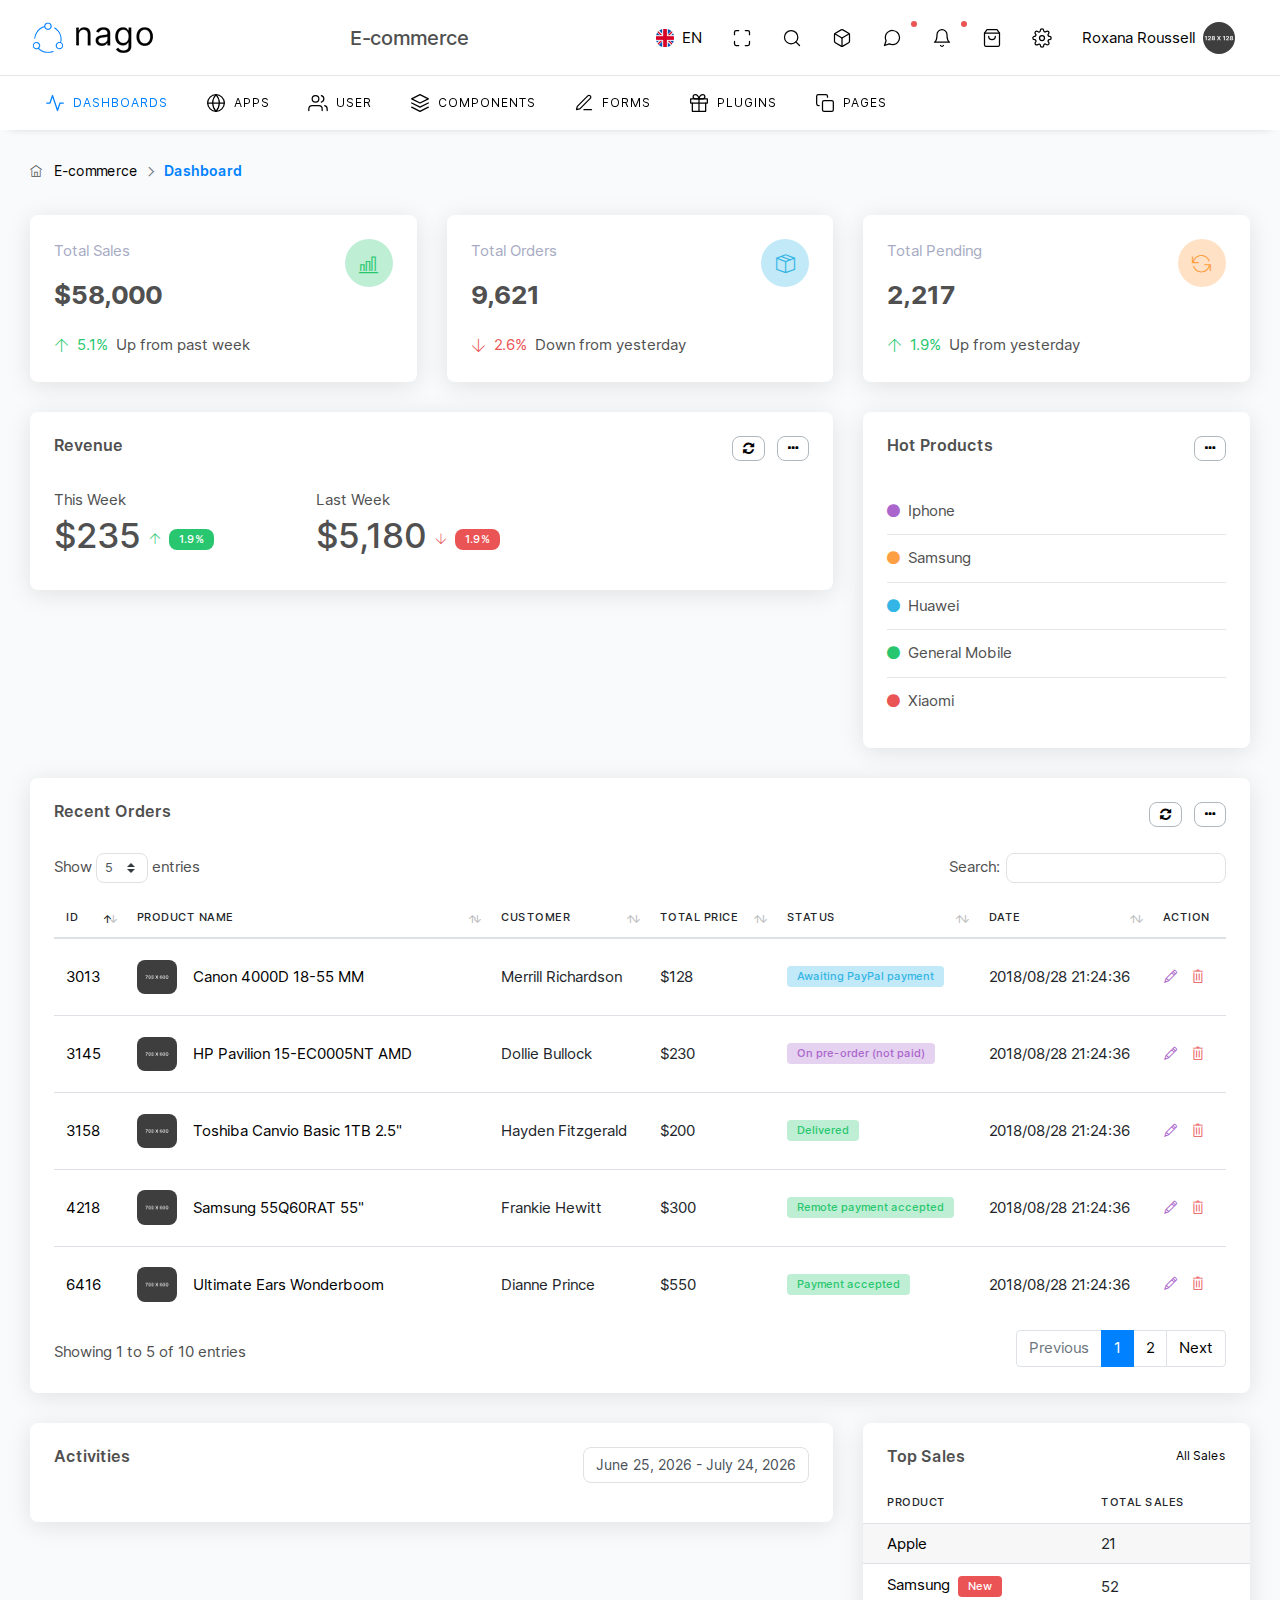
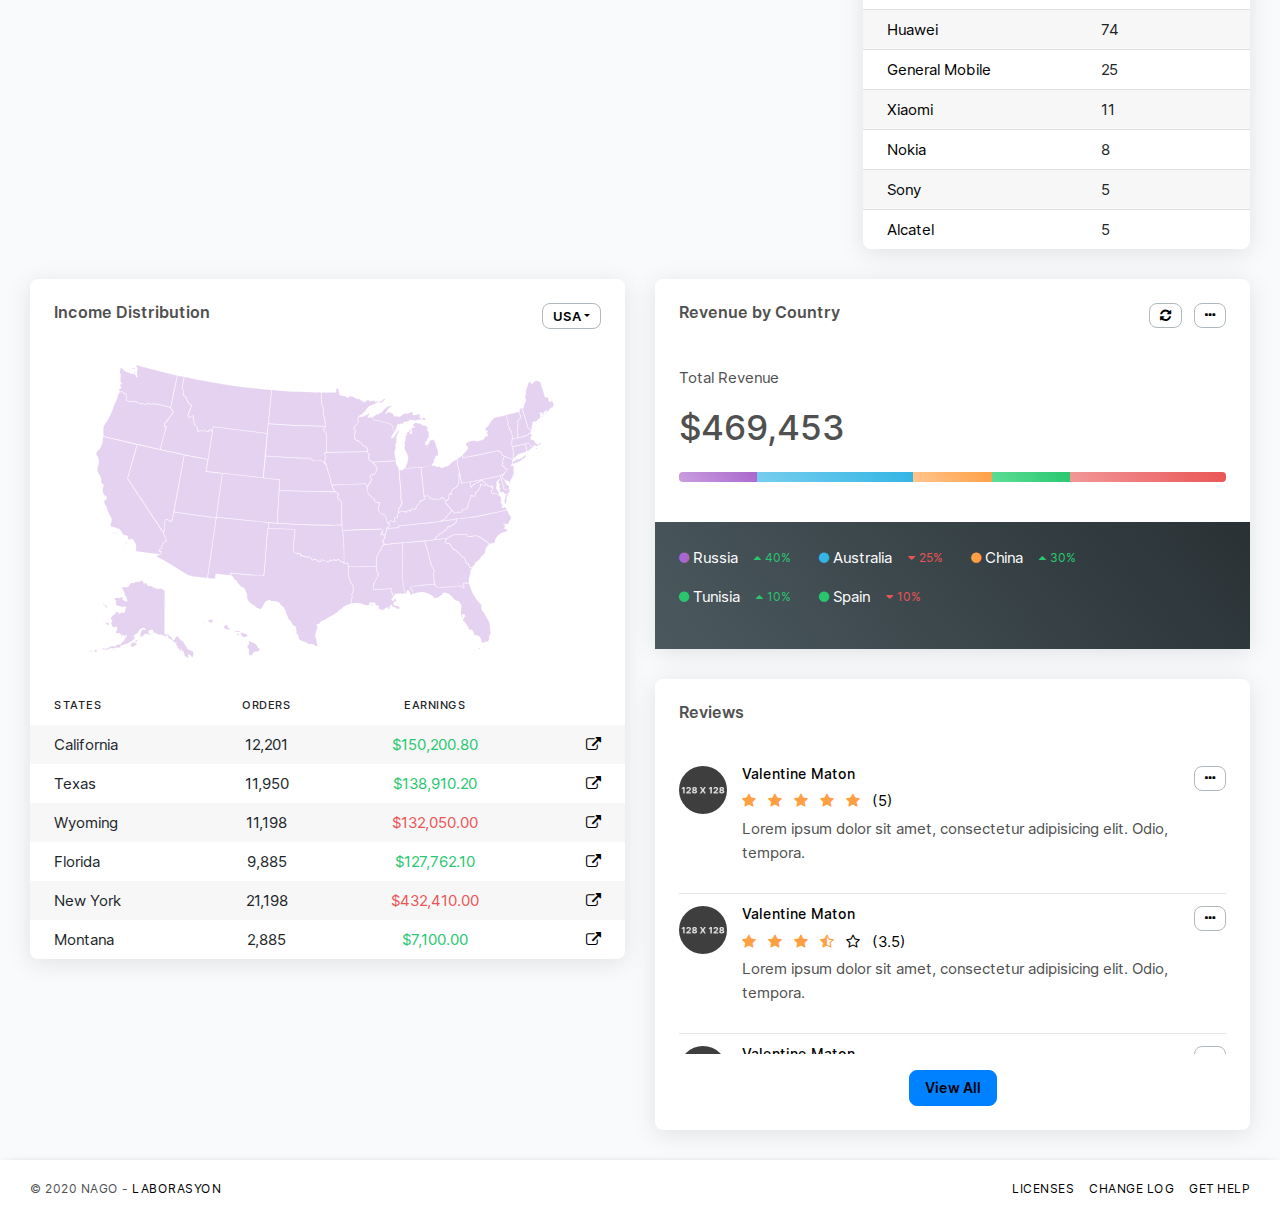
<file: nago/html/horizontal-navigation/index.html>
<!doctype html>
<html lang="en">
<head>
    <meta charset="UTF-8">
    <meta name="viewport" content="width=device-width, initial-scale=1">
    <meta http-equiv="X-UA-Compatible" content="ie=edge">
    <title>Nago - Admin & Dashboard HTML Template</title>

    <!-- Favicon -->
    <link rel="shortcut icon" href="../../assets/media/image/favicon.png"/>

    <!-- Plugin styles -->
    <link rel="stylesheet" href="../../vendors/bundle.css" type="text/css">

        <!-- Slick -->
    <link rel="stylesheet" href="../../vendors/slick/slick.css" type="text/css">
    <link rel="stylesheet" href="../../vendors/slick/slick-theme.css" type="text/css">

    <!-- Daterangepicker -->
    <link rel="stylesheet" href="../../vendors/datepicker/daterangepicker.css" type="text/css">

    <!-- DataTable -->
    <link rel="stylesheet" href="../../vendors/dataTable/datatables.min.css" type="text/css">

    <!-- App styles -->
    <link rel="stylesheet" href="../../assets/css/app.min.css" type="text/css">
</head>
<body  class="horizontal-navigation">

<!-- begin::preloader-->
<div class="preloader">
    <div class="preloader-icon"></div>
</div>
<!-- end::preloader -->

<!-- BEGIN: Sidebar Group -->
<div class="sidebar-group">

    <!-- BEGIN: User Menu -->
    <div class="sidebar" id="user-menu">
        <div class="py-4 text-center" data-backround-image="../../assets/media/image/image1.jpg">
            <figure class="avatar avatar-lg mb-3 border-0">
                <img src="../../assets/media/image/user/women_avatar1.jpg" class="rounded-circle" alt="image">
            </figure>
            <h5 class="d-flex align-items-center justify-content-center">Roxana Roussell</h5>
            <div>
                Balance: <strong>$500</strong>
            </div>
        </div>
        <div class="card mb-0 card-body shadow-none">
            <div class="mb-4">
                <div class="list-group list-group-flush">
                    <a href="profile.html" class="list-group-item p-l-r-0">Profile</a>
                    <a href="#" class="list-group-item p-l-r-0 d-flex">Followers</a>
                    <a href="mail.html" class="list-group-item p-l-r-0 d-flex">
                        Inbox <span class="badge badge-danger ml-auto">2</span>
                    </a>
                    <a href="#" class="list-group-item p-l-r-0">Billing</a>
                    <a href="#" class="list-group-item p-l-r-0" data-sidebar-target="#settings">Settings</a>
                    <a href="login.html" class="list-group-item p-l-r-0 text-danger" data-sidebar-target="#settings">Sign Out!</a>
                </div>
            </div>
            <div class="mb-4">
                <h6 class="d-flex justify-content-between">
                    Completed Tasks
                    <span class="float-right">%68</span>
                </h6>
                <div class="progress" style="height:5px;">
                    <div class="progress-bar bg-secondary" role="progressbar" style="width: 68%;"
                         aria-valuenow="68"
                         aria-valuemin="0" aria-valuemax="100"></div>
                </div>
            </div>
            <div class="mb-4">
                <h6 class="d-flex justify-content-between">
                    Storage
                    <span>%25</span>
                </h6>
                <div class="progress" style="height: 5px;">
                    <div class="progress-bar bg-info" role="progressbar" style="width: 40%;" aria-valuenow="40"
                         aria-valuemin="0" aria-valuemax="100"></div>
                </div>
            </div>
            <div class="mb-4">
                <h6>About</h6>
                <p class="text-muted mb-0">I love reading, traveling and discovering new things. You need to be happy in
                    life.</p>
            </div>
            <div class="mb-4">
                <h6>City</h6>
                <p class="text-muted mb-0">Germany / Berlin</p>
            </div>
            <div class="mb-4">
                <h6>Social Links</h6>
                <ul class="list-inline">
                    <li class="list-inline-item">
                        <a href="#" class="btn btn-sm btn-floating btn-facebook">
                            <i class="fa fa-facebook"></i>
                        </a>
                    </li>
                    <li class="list-inline-item">
                        <a href="#" class="btn btn-sm btn-floating btn-twitter">
                            <i class="fa fa-twitter"></i>
                        </a>
                    </li>
                    <li class="list-inline-item">
                        <a href="#" class="btn btn-sm btn-floating btn-dribbble">
                            <i class="fa fa-dribbble"></i>
                        </a>
                    </li>
                    <li class="list-inline-item">
                        <a href="#" class="btn btn-sm btn-floating btn-whatsapp">
                            <i class="fa fa-whatsapp"></i>
                        </a>
                    </li>
                    <li class="list-inline-item">
                        <a href="#" class="btn btn-sm btn-floating btn-linkedin">
                            <i class="fa fa-linkedin"></i>
                        </a>
                    </li>
                </ul>
            </div>
        </div>
    </div>
    <!-- END: User Menu -->

    <!-- BEGIN: Settings -->
    <div class="sidebar" id="settings">
        <div class="card">
            <div class="card-body">
                <h6 class="card-title">Settings</h6>
                <ul class="list-group list-group-flush">
                    <li class="list-group-item pl-0 pr-0">
                        <div class="custom-control custom-switch">
                            <input type="checkbox" class="custom-control-input" id="customSwitch1" checked>
                            <label class="custom-control-label" for="customSwitch1">Allow notifications.</label>
                        </div>
                    </li>
                    <li class="list-group-item pl-0 pr-0">
                        <div class="custom-control custom-switch">
                            <input type="checkbox" class="custom-control-input" id="customSwitch2">
                            <label class="custom-control-label" for="customSwitch2">Hide user requests</label>
                        </div>
                    </li>
                    <li class="list-group-item pl-0 pr-0">
                        <div class="custom-control custom-switch">
                            <input type="checkbox" class="custom-control-input" id="customSwitch3" checked>
                            <label class="custom-control-label" for="customSwitch3">Speed up demands</label>
                        </div>
                    </li>
                    <li class="list-group-item pl-0 pr-0">
                        <div class="custom-control custom-switch">
                            <input type="checkbox" class="custom-control-input" id="customSwitch4" checked>
                            <label class="custom-control-label" for="customSwitch4">Hide menus</label>
                        </div>
                    </li>
                    <li class="list-group-item pl-0 pr-0">
                        <div class="custom-control custom-switch">
                            <input type="checkbox" class="custom-control-input" id="customSwitch5">
                            <label class="custom-control-label" for="customSwitch5">Remember next visits</label>
                        </div>
                    </li>
                    <li class="list-group-item pl-0 pr-0">
                        <div class="custom-control custom-switch">
                            <input type="checkbox" class="custom-control-input" id="customSwitch6">
                            <label class="custom-control-label" for="customSwitch6">Enable report
                                generation.</label>
                        </div>
                    </li>
                </ul>
            </div>
        </div>
    </div>
    <!-- END: Settings -->

</div>
<!-- END: Sidebar Group -->

<!-- begin::main -->
<div class="layout-wrapper">

    <!-- begin::header -->
    <div class="header d-print-none">

        <div class="header-left">
            <div class="navigation-toggler">
                <a href="#" data-action="navigation-toggler">
                    <i data-feather="menu"></i>
                </a>
            </div>
            <div class="header-logo">
                <a href=index.html>
                    <img class="logo" src="../../assets/media/image/logo.png" alt="logo">
                    <img class="logo-light" src="../../assets/media/image/logo-light.png" alt="light logo">
                </a>
            </div>
        </div>

        <div class="header-body">
            <div class="header-body-left">
                <div class="page-title">
                    <h4>E-commerce</h4>
                </div>
            </div>
            <div class="header-body-right">
                <ul class="navbar-nav">

                    <li class="nav-item">
                        <a href="#" title="Language" class="nav-link" data-toggle="dropdown">
                            <img width="18" src="../../assets/media/image/flags/262-united-kingdom.png"
                                 alt="flag"
                                 class="mr-2 rounded" title="United Kingdom"> EN
                        </a>
                        <div class="dropdown-menu">
                            <a href="#" class="dropdown-item">
                                <img width="18" src="../../assets/media/image/flags/003-tanzania.png"
                                     class="mr-2 rounded"
                                     alt="flag">
                                Tanzania
                            </a>
                            <a href="#" class="dropdown-item">
                                <img width="18" src="../../assets/media/image/flags/261-china.png"
                                     class="mr-2 rounded"
                                     alt="flag"> China
                            </a>
                            <a href="#" class="dropdown-item">
                                <img width="18" src="../../assets/media/image/flags/013-tunisia.png"
                                     class="mr-2 rounded"
                                     alt="flag">
                                Tunisia
                            </a>
                            <a href="#" class="dropdown-item">
                                <img width="18" src="../../assets/media/image/flags/044-spain.png"
                                     class="mr-2 rounded"
                                     alt="flag"> Spain
                            </a>
                        </div>
                    </li>

                    <!-- begin::header fullscreen -->
                    <li class="nav-item dropdown">
                        <a href="#" class="nav-link" title="Fullscreen" data-toggle="fullscreen">
                            <i class="maximize" data-feather="maximize"></i>
                            <i class="minimize" data-feather="minimize"></i>
                        </a>
                    </li>
                    <!-- end::header fullscreen -->

                    <!-- begin::header search -->
                    <li class="nav-item">
                        <a href="#" class="nav-link" title="Search" data-toggle="dropdown">
                            <i data-feather="search"></i>
                        </a>
                        <div class="dropdown-menu p-2 dropdown-menu-right">
                            <form>
                                <div class="input-group">
                                    <input type="text" class="form-control" placeholder="Search">
                                    <div class="input-group-prepend">
                                        <button class="btn" type="button">
                                            <i data-feather="search"></i>
                                        </button>
                                    </div>
                                </div>
                            </form>
                        </div>
                    </li>
                    <!-- end::header search -->

                    <!-- begin::apps -->
                    <li class="nav-item dropdown">
                        <a href="#" class="nav-link" title="Apps" data-toggle="dropdown">
                            <i data-feather="box"></i>
                        </a>
                        <div class="dropdown-menu dropdown-menu-right dropdown-menu-big">
                            <div class="bg-dark p-4 text-center d-flex justify-content-between">
                                <h5 class="mb-0">Apps</h5>
                            </div>
                            <div class="p-3">
                                <div class="row row-xs">
                                    <div class="col-6">
                                        <a href="chat.html">
                                            <div class="border-radius-1 text-center mb-3">
                                                <figure class="avatar avatar-lg border-0">
                                                <span class="avatar-title bg-primary text-white rounded-circle">
                                                    <i class="width-30 height-30" data-feather="message-circle"></i>
                                                </span>
                                                </figure>
                                                <div class="mt-2">Chat</div>
                                            </div>
                                        </a>
                                    </div>
                                    <div class="col-6">
                                        <a href="mail.html">
                                            <div class="border-radius-1 text-center mb-3">
                                                <figure class="avatar avatar-lg border-0">
                                                <span class="avatar-title bg-secondary text-white rounded-circle">
                                                    <i class="width-30 height-30" data-feather="mail"></i>
                                                </span>
                                                </figure>
                                                <div class="mt-2">Mail</div>
                                            </div>
                                        </a>
                                    </div>
                                    <div class="col-6">
                                        <a href="todo-list.html">
                                            <div class="border-radius-1 text-center">
                                                <figure class="avatar avatar-lg border-0">
                                                <span class="avatar-title bg-info text-white rounded-circle">
                                                    <i class="width-30 height-30" data-feather="check-circle"></i>
                                                </span>
                                                </figure>
                                                <div class="mt-2">Todo List</div>
                                            </div>
                                        </a>
                                    </div>
                                    <div class="col-6">
                                        <a href="file-manager.html">
                                            <div class="border-radius-1 text-center">
                                                <figure class="avatar avatar-lg border-0">
                                                <span class="avatar-title bg-warning text-white rounded-circle">
                                                    <i class="width-30 height-30" data-feather="file"></i>
                                                </span>
                                                </figure>
                                                <div class="mt-2">File Manager</div>
                                            </div>
                                        </a>
                                    </div>
                                </div>
                            </div>
                        </div>
                    </li>
                    <!-- end::apps -->

                    <!-- begin::header messages dropdown -->
                    <li class="nav-item dropdown">
                        <a href="#" class="nav-link nav-link-notify" title="Chats" data-toggle="dropdown">
                            <i data-feather="message-circle"></i>
                        </a>
                        <div class="dropdown-menu dropdown-menu-right dropdown-menu-big">
                            <div class="bg-dark p-4 text-center d-flex justify-content-between align-items-center">
                                <h5 class="mb-0">Chats</h5>
                                <small class="opacity-7">2 unread chats</small>
                            </div>
                            <div>
                                <ul class="list-group list-group-flush">
                                    <li>
                                        <a href="#" class="list-group-item d-flex align-items-center hide-show-toggler">
                                            <div>
                                                <figure class="avatar mr-2">
                                                    <img src="../../assets/media/image/user/man_avatar1.jpg"
                                                         class="rounded-circle" alt="user">
                                                </figure>
                                            </div>
                                            <div class="flex-grow-1">
                                                <p class="mb-0 line-height-20 d-flex justify-content-between">
                                                    Herbie Pallatina
                                                    <i title="Mark as read" data-toggle="tooltip"
                                                       class="hide-show-toggler-item fa fa-circle-o font-size-11"></i>
                                                </p>
                                                <div class="small text-muted">
                                                    <span class="mr-2">02:30 PM</span>
                                                    <span>Have you madimage</span>
                                                </div>
                                            </div>
                                        </a>
                                    </li>
                                    <li>
                                        <a href="#"
                                           class="list-group-item d-flex align-items-center hide-show-toggler">
                                            <div>
                                                <figure class="avatar mr-2">
                                                    <img src="../../assets/media/image/user/women_avatar5.jpg"
                                                         class="rounded-circle" alt="user">
                                                </figure>
                                            </div>
                                            <div class="flex-grow-1">
                                                <p class="mb-0 line-height-20 d-flex justify-content-between">
                                                    Andrei Miners
                                                    <i title="Mark as read" data-toggle="tooltip"
                                                       class="hide-show-toggler-item fa fa-circle-o font-size-11"></i>
                                                </p>
                                                <div class="small text-muted">
                                                    <span class="mr-2">08:36 PM</span>
                                                    <span>I have a meetinimage</span>
                                                </div>
                                            </div>
                                        </a>
                                    </li>
                                    <li class="text-divider small pb-2 pl-3 pt-3">
                                        <span>Old chats</span>
                                    </li>
                                    <li>
                                        <a href="#"
                                           class="list-group-item d-flex align-items-center hide-show-toggler">
                                            <div>
                                                <figure class="avatar mr-2">
                                                    <img src="../../assets/media/image/user/man_avatar3.jpg"
                                                         class="rounded-circle" alt="user">
                                                </figure>
                                            </div>
                                            <div class="flex-grow-1">
                                                <p class="mb-0 line-height-20 d-flex justify-content-between">
                                                    Kevin added
                                                    <i title="Mark as unread" data-toggle="tooltip"
                                                       class="hide-show-toggler-item fa fa-check font-size-11"></i>
                                                </p>
                                                <div class="small text-muted">
                                                    <span class="mr-2">11:09 PM</span>
                                                    <span>Have you madimage</span>
                                                </div>
                                            </div>
                                        </a>
                                    </li>
                                    <li>
                                        <a href="#" class="list-group-item d-flex align-items-center hide-show-toggler">
                                            <div>
                                                <figure class="avatar mr-2">
                                                    <img src="../../assets/media/image/user/man_avatar2.jpg"
                                                         class="rounded-circle" alt="user">
                                                </figure>
                                            </div>
                                            <div class="flex-grow-1">
                                                <p class="mb-0 line-height-20 d-flex justify-content-between">
                                                    Eugenio Carnelley
                                                    <i title="Mark as unread" data-toggle="tooltip"
                                                       class="hide-show-toggler-item fa fa-check font-size-11"></i>
                                                </p>
                                                <div class="small text-muted">
                                                    <span class="mr-2">Yesterday</span>
                                                    <span>I have a meetinimage</span>
                                                </div>
                                            </div>
                                        </a>
                                    </li>
                                    <li>
                                        <a href="#"
                                           class="list-group-item d-flex align-items-center hide-show-toggler">
                                            <div>
                                                <figure class="avatar mr-2">
                                                    <img src="../../assets/media/image/user/women_avatar1.jpg"
                                                         class="rounded-circle" alt="user">
                                                </figure>
                                            </div>
                                            <div class="flex-grow-1">
                                                <p class="mb-0 line-height-20 d-flex justify-content-between">
                                                    Neely Ferdinand
                                                    <i title="Mark as unread" data-toggle="tooltip"
                                                       class="hide-show-toggler-item fa fa-check font-size-11"></i>
                                                </p>
                                                <div class="small text-muted">
                                                    <span class="mr-2">Yesterday</span>
                                                    <span>I have a meetinimage</span>
                                                </div>
                                            </div>
                                        </a>
                                    </li>
                                </ul>
                            </div>
                            <div class="p-2 text-right border-top">
                                <ul class="list-inline small">
                                    <li class="list-inline-item mb-0">
                                        <a href="#">Mark All Read</a>
                                    </li>
                                </ul>
                            </div>
                        </div>
                    </li>
                    <!-- end::header messages dropdown -->

                    <!-- begin::header notification dropdown -->
                    <li class="nav-item dropdown">
                        <a href="#" class="nav-link nav-link-notify" title="Notifications" data-toggle="dropdown">
                            <i data-feather="bell"></i>
                        </a>
                        <div class="dropdown-menu dropdown-menu-right dropdown-menu-big">
                            <div class="bg-dark p-4 text-center d-flex justify-content-between align-items-center">
                                <h5 class="mb-0">Notifications</h5>
                                <small class="opacity-7">1 unread notifications</small>
                            </div>
                            <div>
                                <ul class="list-group list-group-flush">
                                    <li>
                                        <a href="#" class="list-group-item d-flex align-items-center hide-show-toggler">
                                            <div>
                                                <figure class="avatar mr-2">
                                                <span
                                                    class="avatar-title bg-success-bright text-success rounded-circle">
                                                    <i class="ti-user"></i>
                                                </span>
                                                </figure>
                                            </div>
                                            <div class="flex-grow-1">
                                                <p class="mb-0 line-height-20 d-flex justify-content-between">
                                                    New customer registered
                                                    <i title="Mark as read" data-toggle="tooltip"
                                                       class="hide-show-toggler-item fa fa-circle-o font-size-11"></i>
                                                </p>
                                                <span class="text-muted small">20 min ago</span>
                                            </div>
                                        </a>
                                    </li>
                                    <li class="text-divider small pb-2 pl-3 pt-3">
                                        <span>Old notifications</span>
                                    </li>
                                    <li>
                                        <a href="#" class="list-group-item d-flex align-items-center hide-show-toggler">
                                            <div>
                                                <figure class="avatar mr-2">
                                                <span
                                                    class="avatar-title bg-warning-bright text-warning rounded-circle">
                                                    <i class="ti-package"></i>
                                                </span>
                                                </figure>
                                            </div>
                                            <div class="flex-grow-1">
                                                <p class="mb-0 line-height-20 d-flex justify-content-between">
                                                    New Order Recieved
                                                    <i title="Mark as unread" data-toggle="tooltip"
                                                       class="hide-show-toggler-item fa fa-check font-size-11"></i>
                                                </p>
                                                <span class="text-muted small">45 sec ago</span>
                                            </div>
                                        </a>
                                    </li>
                                    <li>
                                        <a href="#"
                                           class="list-group-item d-flex align-items-center hide-show-toggler">
                                            <div>
                                                <figure class="avatar mr-2">
                                                <span class="avatar-title bg-danger-bright text-danger rounded-circle">
                                                    <i class="ti-server"></i>
                                                </span>
                                                </figure>
                                            </div>
                                            <div class="flex-grow-1">
                                                <p class="mb-0 line-height-20 d-flex justify-content-between">
                                                    Server Limit Reached!
                                                    <i title="Mark as unread" data-toggle="tooltip"
                                                       class="hide-show-toggler-item fa fa-check font-size-11"></i>
                                                </p>
                                                <span class="text-muted small">55 sec ago</span>
                                            </div>
                                        </a>
                                    </li>
                                    <li>
                                        <a href="#"
                                           class="list-group-item d-flex align-items-center hide-show-toggler">
                                            <div>
                                                <figure class="avatar mr-2">
                                                <span class="avatar-title bg-info-bright text-info rounded-circle">
                                                    <i class="ti-layers"></i>
                                                </span>
                                                </figure>
                                            </div>
                                            <div class="flex-grow-1">
                                                <p class="mb-0 line-height-20 d-flex align-items-center justify-content-between">
                                                    Apps are ready for update
                                                    <i title="Mark as unread" data-toggle="tooltip"
                                                       class="hide-show-toggler-item fa fa-check font-size-11"></i>
                                                </p>
                                                <span class="text-muted small">Yesterday</span>
                                            </div>
                                        </a>
                                    </li>
                                </ul>
                            </div>
                            <div class="p-2 text-right border-top">
                                <ul class="list-inline small">
                                    <li class="list-inline-item mb-0">
                                        <a href="#">Mark All Read</a>
                                    </li>
                                </ul>
                            </div>
                        </div>
                    </li>
                    <!-- end::header notification dropdown -->

                    <!-- BEGIN: Cart -->
                    <li class="nav-item">
                        <a href="#" title="Cart" class="nav-link" data-toggle="dropdown">
                            <i data-feather="shopping-bag"></i>
                        </a>
                        <div class="dropdown-menu dropdown-menu-right dropdown-menu-big">
                            <div class="bg-dark p-4 text-center d-flex justify-content-between align-items-center">
                                <h5 class="mb-0">Cart</h5>
                                <small class="opacity-7">3 products</small>
                            </div>
                            <div>
                                <div class="list-group list-group-flush">
                                    <a href="#" class="p-3 list-group-item d-flex">
                                        <div>
                                            <figure class="avatar mr-3">
                                                <img src="../../assets/media/image/products/product6.png"
                                                     alt="Canon 4000D 18-55 MM">
                                            </figure>
                                        </div>
                                        <div class="flex-grow-1">
                                            <p class="mb-0 line-height-20 d-flex justify-content-between">
                                                Canon 4000D 18-55 MM
                                                <i title="Close" data-toggle="tooltip"
                                                   class="hide-show-toggler-item ti-close"></i>
                                            </p>
                                            <span class="text-muted small">1 X $1,200</span>
                                        </div>
                                    </a>
                                    <a href="#" class="p-3 list-group-item d-flex">
                                        <div>
                                            <figure class="avatar mr-3">
                                                <img src="../../assets/media/image/products/product3.png"
                                                     alt="pineapple">
                                            </figure>
                                        </div>
                                        <div class="flex-grow-1">
                                            <p class="mb-0 line-height-20 d-flex justify-content-between">
                                                Snopy SN-BT96 Pretty
                                                <i title="Close" data-toggle="tooltip"
                                                   class="hide-show-toggler-item ti-close"></i>
                                            </p>
                                            <span class="text-muted small">1 X $250</span>
                                        </div>
                                    </a>
                                    <a href="#" class="p-3 list-group-item d-flex">
                                        <div>
                                            <figure class="avatar mr-3">
                                                <img src="../../assets/media/image/products/product7.png"
                                                     class="rounded" alt="pineapple">
                                            </figure>
                                        </div>
                                        <div class="flex-grow-1">
                                            <p class="mb-0 line-height-20 d-flex justify-content-between">
                                                Lenovo Tab E10 TB-X104F 32GB
                                                <i title="Close" data-toggle="tooltip"
                                                   class="hide-show-toggler-item ti-close"></i>
                                            </p>
                                            <span class="text-muted small">2 X $100</span>
                                        </div>
                                    </a>
                                </div>
                            </div>
                            <div class="p-3 border-top text-right">
                                <p class="d-flex justify-content-between align-items-center mb-2">
                                    <span>Sub Total</span>
                                    <span>$1,650</span>
                                </p>
                                <p class="d-flex justify-content-between align-items-center mb-2">
                                    <span>Taxes</span>
                                    <span>$15</span>
                                </p>
                                <p class="d-flex justify-content-between align-items-center mb-2 font-weight-bold">
                                    <span>Total</span>
                                    <span>$1,675</span>
                                </p>
                                <button class="btn btn-primary btn-block mt-2">
                                    Order and Payment <i class="ti-arrow-right ml-2"></i>
                                </button>
                            </div>
                        </div>
                    </li>
                    <!-- END: Cart -->

                    <!-- begin::settings -->
                    <li class="nav-item dropdown">
                        <a href="#" class="nav-link" title="Settings" data-sidebar-target="#settings">
                            <i data-feather="settings"></i>
                        </a>
                    </li>
                    <!-- end::settings -->

                    <!-- begin::user menu -->
                    <li class="nav-item dropdown">
                        <a href="#" class="nav-link" title="User menu" data-sidebar-target="#user-menu">
                            <span class="mr-2 d-sm-inline d-none">Roxana Roussell</span>
                            <figure class="avatar avatar-sm">
                                <img src="../../assets/media/image/user/women_avatar1.jpg" class="rounded-circle"
                                     alt="avatar">
                            </figure>
                        </a>
                    </li>
                    <!-- end::user menu -->

                </ul>

                <!-- begin::mobile header toggler -->
                <ul class="navbar-nav d-flex align-items-center">
                    <li class="nav-item header-toggler">
                        <a href="#" class="nav-link">
                            <i data-feather="arrow-down"></i>
                        </a>
                    </li>
                </ul>
                <!-- end::mobile header toggler -->
            </div>
        </div>

    </div>
    <!-- end::header -->

    <div class="content-wrapper">

        <!-- begin::navigation -->
        <div class="horizontal-navigation">
            <ul>
                <li>
                    <a href="#">
                        <i class="mr-2" data-feather="activity"></i> Dashboards
                    </a>
                    <ul>
                        <li>
                            <a href="#">E-commerce</a>
                            <ul>
                                <li>
                                    <a  class="active"
                                        href="ecommerce-dashboard.html">Dashboard</a></li>
                                <li>
                                    <a  href="orders.html">Orders</a></li>
                                <li>
                                    <a  href="product-list.html">Product List</a></li>
                                <li>
                                    <a  href="product-grid.html">Product Grid</a></li>
                                <li>
                                    <a  href="product-detail.html">Product Detail</a></li>
                            </ul>
                        </li>
                        <li>
                            <a href="#">Analytics</a>
                            <ul>
                                <li>
                                    <a  href="analytics-dashboard.html">Dashboard</a></li>
                                <li>
                                    <a  href="customers.html">Customers</a></li>
                            </ul>
                        </li>
                        <li>
                            <a href="#">Projects</a>
                            <ul>
                                <li>
                                    <a  href="projects-dashboard.html">Dashboard</a></li>
                                <li>
                                    <a  href="project-list.html">Project List</a></li>
                                <li>
                                    <a  href="project-grid.html">Project Grid</a></li>
                                <li>
                                    <a  href="project-detail.html">Project Detail</a></li>
                                <li>
                                    <a  href="clients.html">Clients</a></li>
                            </ul>
                        </li>
                    </ul>
                </li>
                <li>
                    <a href="#">
                        <i class="mr-2" data-feather="globe"></i> Apps
                    </a>
                    <ul>
                        <li>
                            <a  href="chat.html">
                                <span>Chat</span>
                                <span class="badge badge-danger">5</span>
                            </a>
                        </li>
                        <li>
                            <a  href="mail.html">
                                <span>Mail</span>
                            </a>
                        </li>
                        <li>
                            <a  href="todo-list.html">
                                <span>Todo List</span>
                                <span class="badge badge-warning">2</span>
                            </a>
                        </li>
                        <li>
                            <a  href="file-manager.html">
                                <span>File Manager</span>
                            </a>
                        </li>
                        <li>
                            <a  href="calendar.html">
                                <span>Calendar</span>
                            </a>
                        </li>
                        <li>
                            <a  href="gallery.html">
                                <span>Gallery</span>
                            </a>
                        </li>
                        <li>
                            <a  href="invoice.html">Invoice</a></li>
                    </ul>
                </li>
                <li>
                    <a href="#">
                        <i class="mr-2" data-feather="users"></i> User
                    </a>
                    <ul>
                        <li>
                            <a  href="profile.html">Profile</a></li>
                        <li>
                            <a  href="user-list.html">User List</a></li>
                        <li>
                            <a  href="user-edit.html">User Edit</a></li>
                        <li><a href="login.html" target="_blank">Login</a></li>
                        <li><a href="register.html" target="_blank">Register</a></li>
                        <li><a href="recovery-password.html" target="_blank">Recovery Password</a>
                        </li>
                        <li><a href="lock-screen.html" target="_blank">Lock Screen</a></li>
                    </ul>
                </li>
                <li>
                    <a href="#">
                        <i class="mr-2" data-feather="layers"></i> Components
                    </a>
                    <ul>
                        <li>
                            <a href="#">Basic Components</a>
                            <ul>
                                <li>
                                    <a  href="alert.html">Alerts</a></li>
                                <li>
                                    <a  href="accordion.html">Accordion</a></li>
                                <li>
                                    <a  href="buttons.html">Buttons</a></li>
                                <li>
                                    <a  href="dropdown.html">Dropdown</a></li>
                                <li>
                                    <a  href="list-group.html">List Group</a></li>
                                <li>
                                    <a  href="pagination.html">Pagination</a></li>
                                <li>
                                    <a  href="typography.html">Typography</a></li>
                                <li>
                                    <a  href="media-object.html">Media Object</a>
                                </li>
                                <li>
                                    <a  href="progress.html">Progress</a></li>
                                <li>
                                    <a  href="modal.html">Modal</a></li>
                                <li>
                                    <a  href="spinners.html">Spinners</a></li>
                                <li>
                                    <a  href="navs.html">Navs</a></li>
                                <li>
                                    <a  href="tab.html">Tab</a></li>
                                <li>
                                    <a  href="tooltip.html">Tooltip</a></li>
                                <li>
                                    <a  href="popovers.html">Popovers</a></li>
                            </ul>
                        </li>
                        <li>
                            <a href="#">Cards</a>
                            <ul>
                                <li>
                                    <a  href="basic-cards.html">Basic Cards </a></li>
                                <li>
                                    <a  href="image-cards.html">Image Cards </a></li>
                                <li>
                                    <a  href="scroll-cards.html">Scroll Cards </a></li>
                                <li>
                                    <a  href="other-cards.html">Others Cards</a></li>
                            </ul>
                        </li>
                        <li>
                            <a href="#">Tables</a>
                            <ul>
                                <li>
                                    <a  href="basic-tables.html">Basic Tables</a></li>
                                <li>
                                    <a  href="dataTable.html">Datatable</a></li>
                                <li>
                                    <a  href="responsive-tables.html">Responsive Tables</a>
                                </li>
                            </ul>
                        </li>
                        <li>
                            <a href="#">Charts</a>
                            <ul>
                                <li>
                                    <a  href="apexchart.html">Apex Chart</a></li>
                                <li>
                                    <a  href="chartjs.html">Chartjs</a></li>
                                <li>
                                    <a  href="justgage.html">Justgage</a></li>
                                <li>
                                    <a  href="morsis.html">Morsis</a></li>
                                <li>
                                    <a  href="peity.html">Peity</a></li>
                            </ul>
                        </li>
                        <li>
                            <a href="#">Maps</a>
                            <ul>
                                <li>
                                    <a  href="google-map.html">Google Map</a></li>
                                <li>
                                    <a  href="vector-map.html">Vector Map</a></li>
                            </ul>
                        </li>
                        <li>
                            <a  href="avatar.html">Avatar</a></li>
                        <li>
                            <a  href="icons.html">Icons</a></li>
                        <li>
                            <a  href="colors.html">Colors</a></li>
                    </ul>
                </li>
                <li>
                    <a href="#">
                        <i class="mr-2" data-feather="edit-3"></i> Forms
                    </a>
                    <ul>
                        <li>
                            <a  href="basic-forms.html">Basic Forms</a></li>
                        <li>
                            <a  href="custom-forms.html">Custom Forms</a></li>
                        <li>
                            <a  href="advanced-forms.html">Advanced Forms</a></li>
                        <li>
                            <a  href="form-validation.html">Form Validation</a></li>
                        <li>
                            <a  href="form-wizard.html">Form Wizard</a></li>
                        <li>
                            <a  href="file-upload.html">File Upload</a></li>
                        <li>
                            <a  href="datepicker.html">Datepicker</a></li>
                        <li>
                            <a  href="timepicker.html">Timepicker</a></li>
                        <li>
                            <a  href="colorpicker.html">Colorpicker</a></li>
                    </ul>
                </li>
                <li>
                    <a href="#">
                        <i class="mr-2" data-feather="gift"></i> Plugins
                    </a>
                    <ul>
                        <li>
                            <a  href="sweet-alert.html">Sweet Alert</a></li>
                        <li>
                            <a  href="lightbox.html">Lightbox</a></li>
                        <li>
                            <a  href="toast.html">Toast</a></li>
                        <li>
                            <a  href="tour.html">Tour</a></li>
                        <li>
                            <a  href="slick-slide.html">Slick Slide</a></li>
                        <li>
                            <a  href="nestable.html">Nestable</a></li>
                    </ul>
                </li>
                <li>
                    <a href="#">
                        <i class="mr-2" data-feather="copy"></i> Pages
                    </a>
                    <ul>
                        <li>
                            <a  href="timeline.html">Timeline</a></li>
                        <li>
                            <a  href="pricing-table.html">Pricing Table</a></li>

                        <li>
                            <a  href="pricing-table-2.html">Pricing Table 2</a></li>
                        <li>
                            <a  href="search-result.html">Search Result</a></li>
                        <li>
                            <a  href="mailing.html">Mailing</a></li>
                        <li>
                            <a href="#">Error Pages</a>
                            <ul>
                                <li><a href="404.html" target="_blank">404</a></li>
                                <li><a href="503.html" target="_blank">503</a></li>
                                <li><a href="mean-at-work.html" target="_blank">Mean at
                                        Work</a></li>
                            </ul>
                        </li>
                        <li>
                            <a  href="blank-page.html">Blank Page</a>
                        </li>
                        <li>
                            <a href="#">Menu Level</a>
                            <ul>
                                <li>
                                    <a href="#">Menu Level</a>
                                    <ul>
                                        <li>
                                            <a href="#">Menu Level </a>
                                        </li>
                                    </ul>
                                </li>
                            </ul>
                        </li>
                    </ul>
                </li>
            </ul>
        </div>
        <!-- end::navigation -->

        <div class="content-body">

            <div class="content">

                
    <div class="page-header">
        <nav aria-label="breadcrumb">
            <ol class="breadcrumb">
                <li class="breadcrumb-item">
                    <a href=index.html>E-commerce</a>
                </li>
                <li class="breadcrumb-item active" aria-current="page">Dashboard</li>
            </ol>
        </nav>
    </div>

    <div class="row">
        <div class="col-md-12">

            <div class="row">
                <div class="col-lg-4 col-md-12">
                    <div class="card">
                        <div class="card-body">
                            <div class="d-flex justify-content-between mb-3">
                                <div>
                                    <p class="text-muted">Total Sales</p>
                                    <h2 class="font-weight-bold">$58,000</h2>
                                </div>
                                <div>
                                    <figure class="avatar">
                                        <span class="avatar-title bg-success-bright text-success rounded-circle">
                                            <i class="ti-bar-chart"></i>
                                        </span>
                                    </figure>
                                </div>
                            </div>
                            <div class="d-inline-flex align-items-center">
                                <span class="text-success d-inline-flex align-items-center mr-2">
                                    <span class="ti-arrow-up mr-2"></span> 5.1%
                                </span> Up from past week
                            </div>
                        </div>
                    </div>
                </div>
                <div class="col-lg-4 col-md-12">
                    <div class="card">
                        <div class="card-body">
                            <div class="d-flex justify-content-between mb-3">
                                <div>
                                    <p class="text-muted">Total Orders</p>
                                    <h2 class="font-weight-bold">9,621</h2>
                                </div>
                                <div>
                                    <figure class="avatar">
                                        <span class="avatar-title bg-info-bright text-info rounded-circle">
                                            <i class="ti-package"></i>
                                        </span>
                                    </figure>
                                </div>
                            </div>
                            <div class="d-inline-flex align-items-center">
                                <span class="text-danger d-inline-flex align-items-center mr-2">
                                    <span class="ti-arrow-down mr-2"></span> 2.6%
                                </span> Down from yesterday
                            </div>
                        </div>
                    </div>
                </div>
                <div class="col-lg-4 col-md-12">
                    <div class="card">
                        <div class="card-body">
                            <div class="d-flex justify-content-between mb-3">
                                <div>
                                    <p class="text-muted">Total Pending</p>
                                    <h2 class="font-weight-bold">2,217</h2>
                                </div>
                                <div>
                                    <figure class="avatar">
                                        <span class="avatar-title bg-warning-bright text-warning rounded-circle">
                                            <i class="ti-reload"></i>
                                        </span>
                                    </figure>
                                </div>
                            </div>
                            <div class="d-inline-flex align-items-center">
                                <span class="text-success d-inline-flex align-items-center mr-2">
                                    <span class="ti-arrow-up mr-2"></span> 1.9%
                                </span> Up from yesterday
                            </div>
                        </div>
                    </div>
                </div>

            </div>

        </div>
    </div>

    <div class="row">
        <div class="col-lg-8 col-md-12">
            <div class="card">
                <div class="card-body">
                    <div class="d-flex justify-content-between">
                        <h6 class="card-title">Revenue</h6>
                        <div>
                            <a href="#" class="btn btn-outline-light btn-sm mr-2">
                                <i class="fa fa-refresh"></i>
                            </a>
                            <div class="dropdown">
                                <a href="#" data-toggle="dropdown"
                                   class="btn btn-outline-light btn-sm"
                                   aria-haspopup="true" aria-expanded="false">
                                    <i class="fa fa-ellipsis-h" aria-hidden="true"></i>
                                </a>
                                <div class="dropdown-menu dropdown-menu-right">
                                    <a class="dropdown-item" href="#">Action</a>
                                    <a class="dropdown-item" href="#">Another action</a>
                                    <a class="dropdown-item" href="#">Something else here</a>
                                </div>
                            </div>
                        </div>
                    </div>
                    <div class="row mb-3">
                        <div class="col-lg-4">
                            <p class="mb-2">This Week</p>
                            <div class="d-flex align-items-end">
                                <h2 class="mb-0 line-height-30 font-size-35">$235</h2>
                                <span class="text-success small ml-2 d-flex align-items-center">
                                    <span class="ti-arrow-up mr-2"></span>
                                    <span class="badge badge-success rounded d-inline-flex align-items-center">1.9%</span>
                                </span>
                            </div>
                        </div>
                        <div class="col-lg-4">
                            <p class="mb-2">Last Week</p>
                            <div class="d-flex align-items-end">
                                <h2 class="mb-0 line-height-30 font-size-35">$5,180</h2>
                                <span class="text-danger small ml-2 d-flex align-items-center">
                                    <span class="ti-arrow-down mr-2"></span>
                                    <span class="badge badge-danger rounded d-inline-flex align-items-center">1.9%</span>
                                </span>
                            </div>
                        </div>
                    </div>
                    <div id="revenue"></div>
                </div>
            </div>

        </div>
        <div class="col-lg-4 col-md-12">
            <div class="card">
                <div class="card-body">
                    <div class="d-flex justify-content-between">
                        <h6 class="card-title">Hot Products</h6>
                        <div>
                            <div class="dropdown">
                                <a href="#" data-toggle="dropdown"
                                   class="btn btn-outline-light btn-sm"
                                   aria-haspopup="true" aria-expanded="false">
                                    <i class="fa fa-ellipsis-h" aria-hidden="true"></i>
                                </a>
                                <div class="dropdown-menu dropdown-menu-right">
                                    <a class="dropdown-item" href="#">Action</a>
                                    <a class="dropdown-item" href="#">Another action</a>
                                    <a class="dropdown-item" href="#">Something else here</a>
                                </div>
                            </div>
                        </div>
                    </div>
                    <div id="hot-products"></div>
                    <div>
                        <ul class="list-group list-group-flush">
                            <li class="list-group-item pl-0 pr-0">
                                <i class="fa fa-circle mr-1 text-secondary"></i> Iphone
                            </li>
                            <li class="list-group-item pl-0 pr-0">
                                <i class="fa fa-circle mr-1 text-warning"></i> Samsung
                            </li>
                            <li class="list-group-item pl-0 pr-0">
                                <i class="fa fa-circle mr-1 text-info"></i> Huawei
                            </li>
                            <li class="list-group-item pl-0 pr-0">
                                <i class="fa fa-circle mr-1 text-success"></i> General Mobile
                            </li>
                            <li class="list-group-item pl-0 pr-0">
                                <i class="fa fa-circle mr-1 text-danger"></i> Xiaomi
                            </li>
                        </ul>
                    </div>
                </div>
            </div>
        </div>
    </div>

    <div class="card">
        <div class="card-body">
            <div class="d-flex justify-content-between">
                <h6 class="card-title">Recent Orders</h6>
                <div>
                    <a href="#" class="btn btn-outline-light btn-sm mr-2">
                        <i class="fa fa-refresh"></i>
                    </a>
                    <div class="dropdown">
                        <a href="#" data-toggle="dropdown"
                           class="btn btn-outline-light btn-sm"
                           aria-haspopup="true" aria-expanded="false">
                            <i class="fa fa-ellipsis-h" aria-hidden="true"></i>
                        </a>
                        <div class="dropdown-menu dropdown-menu-right">
                            <a class="dropdown-item" href="#">Action</a>
                            <a class="dropdown-item" href="#">Another action</a>
                            <a class="dropdown-item" href="#">Something else here</a>
                        </div>
                    </div>
                </div>
            </div>
            <div class="row">
                <div class="col-md-12">
                    <div class="table-responsive">
                        <table id="recent-orders" class="table table-lg">
                            <thead>
                            <tr>
                                <th>ID</th>
                                <th>Product Name</th>
                                <th>Customer</th>
                                <th>Total Price</th>
                                <th>Status</th>
                                <th>Date</th>
                                <th>Action</th>
                            </tr>
                            </thead>
                            <tbody>
                            <tr>
                                <td>
                                    <a href="#">3145</a>
                                </td>
                                <td>
                                    <a href="product-detail.html" class="d-flex align-items-center">
                                        <img width="40" src="../../assets/media/image/products/product1.png"
                                             class="rounded mr-3" alt="grape">
                                        <span>HP Pavilion 15-EC0005NT AMD</span>
                                    </a>
                                </td>
                                <td>Dollie Bullock</td>
                                <td>$230</td>
                                <td>
                                    <span
                                        class="badge bg-secondary-bright text-secondary">On pre-order (not paid)</span>
                                </td>
                                <td>2018/08/28 21:24:36</td>
                                <td>
                                    <a href="#" class="text-secondary" data-toggle="tooltip" title="Edit">
                                        <i class="ti-pencil"></i>
                                    </a>
                                    <a href="#" class="text-danger ml-2" data-toggle="tooltip" title="Delete">
                                        <i class="ti-trash"></i>
                                    </a>
                                </td>
                            </tr>
                            <tr>
                                <td>
                                    <a href="#">7321</a>
                                </td>
                                <td>
                                    <a href="product-detail.html" class="d-flex align-items-center">
                                        <img width="40" src="../../assets/media/image/products/product2.png"
                                             class="rounded mr-3" alt="banana">
                                        <span>Samsung Galaxy A51 128 GB</span>
                                    </a>
                                </td>
                                <td>Holmes Hines</td>
                                <td>$300</td>
                                <td>
                                    <span class="badge bg-success-bright text-success">Payment accepted</span>
                                </td>
                                <td>2018/08/28 21:24:36</td>
                                <td>
                                    <a href="#" class="text-secondary" data-toggle="tooltip" title="Edit">
                                        <i class="ti-pencil"></i>
                                    </a>
                                    <a href="#" class="text-danger ml-2" data-toggle="tooltip" title="Delete">
                                        <i class="ti-trash"></i>
                                    </a>
                                </td>
                            </tr>
                            <tr>
                                <td>
                                    <a href="#">9342</a>
                                </td>
                                <td>
                                    <a href="product-detail.html" class="d-flex align-items-center">
                                        <img width="40" src="../../assets/media/image/products/product3.png"
                                             class="rounded mr-3" alt="cherry">
                                        <span>Snopy SN-BT96 Pretty</span>
                                    </a>
                                </td>
                                <td>Serena Glover</td>
                                <td>$250</td>
                                <td>
                                    <span class="badge bg-danger-bright text-danger">Payment error</span>
                                </td>
                                <td>2018/08/28 21:24:36</td>
                                <td>
                                    <a href="#" class="text-secondary" data-toggle="tooltip" title="Edit">
                                        <i class="ti-pencil"></i>
                                    </a>
                                    <a href="#" class="text-danger ml-2" data-toggle="tooltip" title="Delete">
                                        <i class="ti-trash"></i>
                                    </a>
                                </td>
                            </tr>
                            <tr>
                                <td>
                                    <a href="#">6416</a>
                                </td>
                                <td>
                                    <a href="product-detail.html" class="d-flex align-items-center">
                                        <img width="40" src="../../assets/media/image/products/product4.png"
                                             class="rounded mr-3" alt="papaya">
                                        <span>Ultimate Ears Wonderboom</span>
                                    </a>
                                </td>
                                <td>Dianne Prince</td>
                                <td>$550</td>
                                <td>
                                    <span class="badge bg-success-bright text-success">Payment accepted</span>
                                </td>
                                <td>2018/08/28 21:24:36</td>
                                <td>
                                    <a href="#" class="text-secondary" data-toggle="tooltip" title="Edit">
                                        <i class="ti-pencil"></i>
                                    </a>
                                    <a href="#" class="text-danger ml-2" data-toggle="tooltip" title="Delete">
                                        <i class="ti-trash"></i>
                                    </a>
                                </td>
                            </tr>
                            <tr>
                                <td>
                                    <a href="#">92327</a>
                                </td>
                                <td>
                                    <a href="product-detail.html" class="d-flex align-items-center">
                                        <img width="40" src="../../assets/media/image/products/product5.png"
                                             class="rounded mr-3" alt="pig">
                                        <span>Canon Pixma E3140 Printer</span>
                                    </a>
                                </td>
                                <td>Morgan Pitts</td>
                                <td>$280</td>
                                <td>
                                    <span class="badge bg-warning-bright text-warning">Preparing the order</span>
                                </td>
                                <td>2018/08/28 21:24:36</td>
                                <td>
                                    <a href="#" class="text-secondary" data-toggle="tooltip" title="Edit">
                                        <i class="ti-pencil"></i>
                                    </a>
                                    <a href="#" class="text-danger ml-2" data-toggle="tooltip" title="Delete">
                                        <i class="ti-trash"></i>
                                    </a>
                                </td>
                            </tr>
                            <tr>
                                <td>
                                    <a href="#">3013</a>
                                </td>
                                <td>
                                    <a href="product-detail.html" class="d-flex align-items-center">
                                        <img width="40" src="../../assets/media/image/products/product6.png"
                                             class="rounded mr-3" alt="pineapple">
                                        <span>Canon 4000D 18-55 MM</span>
                                    </a>
                                </td>
                                <td>Merrill Richardson</td>
                                <td>$128</td>
                                <td>
                                    <span class="badge bg-info-bright text-info">Awaiting PayPal payment</span>
                                </td>
                                <td>2018/08/28 21:24:36</td>
                                <td>
                                    <a href="#" class="text-secondary" data-toggle="tooltip" title="Edit">
                                        <i class="ti-pencil"></i>
                                    </a>
                                    <a href="#" class="text-danger ml-2" data-toggle="tooltip" title="Delete">
                                        <i class="ti-trash"></i>
                                    </a>
                                </td>
                            </tr>
                            <tr>
                                <td>
                                    <a href="#">10323</a>
                                </td>
                                <td>
                                    <a href="product-detail.html" class="d-flex align-items-center">
                                        <img width="40" src="../../assets/media/image/products/product7.png"
                                             class="rounded mr-3" alt="pomegranate">
                                        <span>Lenovo Tab E10 TB-X104F 32GB 10.1"</span>
                                    </a>
                                </td>
                                <td>Krista Mathis</td>
                                <td>$500</td>
                                <td>
                                    <span class="badge bg-secondary-bright text-secondary">Shipped</span>
                                </td>
                                <td>2018/08/28 21:24:36</td>
                                <td>
                                    <a href="#" class="text-secondary" data-toggle="tooltip" title="Edit">
                                        <i class="ti-pencil"></i>
                                    </a>
                                    <a href="#" class="text-danger ml-2" data-toggle="tooltip" title="Delete">
                                        <i class="ti-trash"></i>
                                    </a>
                                </td>
                            </tr>
                            <tr>
                                <td>
                                    <a href="#">4218</a>
                                </td>
                                <td>
                                    <a href="product-detail.html" class="d-flex align-items-center">
                                        <img width="40" src="../../assets/media/image/products/product8.png"
                                             class="rounded mr-3" alt="raspberry">
                                        <span>Samsung 55Q60RAT 55"</span>
                                    </a>
                                </td>
                                <td>Frankie Hewitt</td>
                                <td>$300</td>
                                <td>
                                    <span class="badge bg-success-bright text-success">Remote payment accepted</span>
                                </td>
                                <td>2018/08/28 21:24:36</td>
                                <td>
                                    <a href="#" class="text-secondary" data-toggle="tooltip" title="Edit">
                                        <i class="ti-pencil"></i>
                                    </a>
                                    <a href="#" class="text-danger ml-2" data-toggle="tooltip" title="Delete">
                                        <i class="ti-trash"></i>
                                    </a>
                                </td>
                            </tr>
                            <tr>
                                <td>
                                    <a href="#">3158</a>
                                </td>
                                <td>
                                    <a href="product-detail.html" class="d-flex align-items-center">
                                        <img width="40" src="../../assets/media/image/products/product9.png"
                                             class="rounded mr-3" alt="strawberry">
                                        <span>Toshiba Canvio Basic 1TB 2.5"</span>
                                    </a>
                                </td>
                                <td>Hayden Fitzgerald</td>
                                <td>$200</td>
                                <td>
                                    <span class="badge bg-success-bright text-success">Delivered</span>
                                </td>
                                <td>2018/08/28 21:24:36</td>
                                <td>
                                    <a href="#" class="text-secondary" data-toggle="tooltip" title="Edit">
                                        <i class="ti-pencil"></i>
                                    </a>
                                    <a href="#" class="text-danger ml-2" data-toggle="tooltip" title="Delete">
                                        <i class="ti-trash"></i>
                                    </a>
                                </td>
                            </tr>
                            <tr>
                                <td>
                                    <a href="#">9610</a>
                                </td>
                                <td>
                                    <a href="product-detail.html" class="d-flex align-items-center">
                                        <img width="40" src="../../assets/media/image/products/product10.png"
                                             class="rounded mr-3" alt="watermelon">
                                        <span>Fms Wireless Controller</span>
                                    </a>
                                </td>
                                <td>Cole Holcomb</td>
                                <td>$700</td>
                                <td>
                                    <span
                                        class="badge bg-secondary-bright text-secondary">On pre-order (not paid)</span>
                                </td>
                                <td>2018/08/28 21:24:36</td>
                                <td>
                                    <a href="#" class="text-secondary" data-toggle="tooltip" title="Edit">
                                        <i class="ti-pencil"></i>
                                    </a>
                                    <a href="#" class="text-danger ml-2" data-toggle="tooltip" title="Delete">
                                        <i class="ti-trash"></i>
                                    </a>
                                </td>
                            </tr>
                            </tbody>
                        </table>
                    </div>
                </div>
            </div>
        </div>
    </div>

    <div class="row">
        <div class="col-lg-8 col-md-12">
            <div class="card">
                <div class="card-body">
                    <div class="d-md-flex mb-2 mb-sm-0 justify-content-between">
                        <h6 class="card-title">Activities</h6>
                        <div>
                            <div id="reportrange" class="form-control">
                                <span></span>
                            </div>
                        </div>
                    </div>
                    <div id="ecommerce-activity-chart"></div>
                </div>
            </div>
        </div>
        <div class="col-lg-4 col-md-12">
            <div class="card">
                <div class="card-body pb-0">
                    <div class="d-flex justify-content-between align-items-start mb-3">
                        <h6 class="card-title mb-0">Top Sales</h6>
                        <a href="#" class="small">All Sales</a>
                    </div>
                </div>
                <div class="table-responsive">
                    <table class="table table-striped mb-0">
                        <thead>
                        <tr>
                            <th>Product</th>
                            <th>Total Sales</th>
                        </tr>
                        </thead>
                        <tbody>
                        <tr>
                            <td>
                                <a href="#">Apple</a>
                            </td>
                            <td>21</td>
                        </tr>
                        <tr>
                            <td>
                                <a href="#">Samsung <span class="badge badge-danger ml-1">New</span></a>
                            </td>
                            <td>52</td>
                        </tr>
                        <tr>
                            <td>
                                <a href="#">Huawei</a>
                            </td>
                            <td>74</td>
                        </tr>
                        <tr>
                            <td>
                                <a href="#">General Mobile</a>
                            </td>
                            <td>25</td>
                        </tr>
                        <tr>
                            <td>
                                <a href="#">Xiaomi</a>
                            </td>
                            <td>11</td>
                        </tr>
                        <tr>
                            <td>
                                <a href="#">Nokia</a>
                            </td>
                            <td>8</td>
                        </tr>
                        <tr>
                            <td>
                                <a href="#">Sony</a>
                            </td>
                            <td>5</td>
                        </tr>
                        <tr>
                            <td>
                                <a href="#">Alcatel</a>
                            </td>
                            <td>5</td>
                        </tr>
                        </tbody>
                    </table>
                </div>
            </div>
        </div>
    </div>

    <div class="row">
        <div class="col-md-6">
            <div class="card">
                <div class="card-body">
                    <h6 class="card-title d-flex justify-content-between">
                        <span>Income Distribution</span>
                        <span class="dropdown">
                            <a class="btn btn-outline-light btn-sm dropdown-toggle" href="#"
                               data-toggle="dropdown">USA</a>
                            <span class="dropdown-menu dropdown-menu-right">
                                <a href="#" class="dropdown-item">USA</a>
                                <a href="#" class="dropdown-item">Germany</a>
                                <a href="#" class="dropdown-item">France</a>
                                <a href="#" class="dropdown-item">Italy</a>
                            </span>
                        </span>
                    </h6>
                    <div id="vmap_usa_en" style="height: 300px"></div>
                </div>
                <div class="table-responsive">
                    <table class="table table-borderless table-lg table-striped mb-0">
                        <thead>
                        <tr>
                            <th class="wd-40">States</th>
                            <th class="wd-25 text-center">Orders</th>
                            <th class="wd-35 text-center">Earnings</th>
                            <th class="wd-35"></th>
                        </tr>
                        </thead>
                        <tbody>
                        <tr>
                            <td>California</td>
                            <td class="text-center">12,201</td>
                            <td class="text-center text-success">$150,200.80</td>
                            <td class="text-right">
                                <a href="#" data-toggle="tooltip" title="Detail">
                                    <i class="fa fa-external-link"></i>
                                </a>
                            </td>
                        </tr>
                        <tr>
                            <td>Texas</td>
                            <td class="text-center">11,950</td>
                            <td class="text-center text-success">$138,910.20</td>
                            <td class="text-right">
                                <a href="#" data-toggle="tooltip" title="Detail">
                                    <i class="fa fa-external-link"></i>
                                </a>
                            </td>
                        </tr>
                        <tr>
                            <td>Wyoming</td>
                            <td class="text-center">11,198</td>
                            <td class="text-center text-danger">$132,050.00</td>
                            <td class="text-right">
                                <a href="#" data-toggle="tooltip" title="Detail">
                                    <i class="fa fa-external-link"></i>
                                </a>
                            </td>
                        </tr>
                        <tr>
                            <td>Florida</td>
                            <td class="text-center">9,885</td>
                            <td class="text-center text-success">$127,762.10</td>
                            <td class="text-right">
                                <a href="#" data-toggle="tooltip" title="Detail">
                                    <i class="fa fa-external-link"></i>
                                </a>
                            </td>
                        </tr>
                        <tr>
                            <td>New York</td>
                            <td class="text-center">21,198</td>
                            <td class="text-center text-danger">$432,410.00</td>
                            <td class="text-right">
                                <a href="#" data-toggle="tooltip" title="Detail">
                                    <i class="fa fa-external-link"></i>
                                </a>
                            </td>
                        </tr>
                        <tr>
                            <td>Montana</td>
                            <td class="text-center">2,885</td>
                            <td class="text-center text-success">$7,100.00</td>
                            <td class="text-right">
                                <a href="#" data-toggle="tooltip" title="Detail">
                                    <i class="fa fa-external-link"></i>
                                </a>
                            </td>
                        </tr>
                        </tbody>
                    </table>
                </div>
            </div>
        </div>
        <div class="col-md-6">
            <div class="card">
                <div class="card-body">
                    <div class="card-title d-flex justify-content-between">
                        <h6 class="card-title">Revenue by Country</h6>
                        <div>
                            <a href="#" class="btn btn-outline-light btn-sm mr-2">
                                <i class="fa fa-refresh"></i>
                            </a>
                            <div class="dropdown">
                                <a href="#" data-toggle="dropdown"
                                   class="btn btn-outline-light btn-sm"
                                   aria-haspopup="true" aria-expanded="false">
                                    <i class="fa fa-ellipsis-h" aria-hidden="true"></i>
                                </a>
                                <div class="dropdown-menu dropdown-menu-right">
                                    <a class="dropdown-item" href="#">Action</a>
                                    <a class="dropdown-item" href="#">Another action</a>
                                    <a class="dropdown-item" href="#">Something else here</a>
                                </div>
                            </div>
                        </div>
                    </div>
                    <p>Total Revenue</p>
                    <h2 class="mb-4 font-size-35">$469,453</h2>
                    <div class="progress mb-3" style="height: 10px">
                        <div class="progress-bar w-25 bg-secondary-gradient" role="progressbar"></div>
                        <div class="progress-bar w-50 bg-info-gradient" role="progressbar"></div>
                        <div class="progress-bar w-25 bg-warning-gradient" role="progressbar"></div>
                        <div class="progress-bar w-25 bg-success-gradient" role="progressbar"></div>
                        <div class="progress-bar w-50 bg-danger-gradient" role="progressbar"></div>
                    </div>
                </div>
                <div class="p-4 bg-dark-gradient">
                    <ul class="list-inline ">
                        <li class="list-inline-item mr-4 mb-3">
                            <div class="d-flex align-items-center">
                                <span class="d-inline-flex align-items-center">
                                    <i class="fa fa-circle text-secondary mr-1 small"></i> Russia
                                </span>
                                <small class="ml-3 text-success d-inline-flex align-items-center">
                                    <i class="fa fa-caret-up mr-1"></i> 40%
                                </small>
                            </div>
                        </li>
                        <li class="list-inline-item mr-4 mb-3">
                            <div class="d-flex align-items-center">
                                <span class="d-inline-flex align-items-center">
                                    <i class="fa fa-circle text-info mr-1 small"></i> Australia
                                </span>
                                <small class="ml-3 text-danger d-inline-flex align-items-center">
                                    <i class="fa fa-caret-down mr-1"></i> 25%
                                </small>
                            </div>
                        </li>
                        <li class="list-inline-item mr-4 mb-3">
                            <div class="d-flex align-items-center">
                                <span class="d-inline-flex align-items-center">
                                <i class="fa fa-circle text-warning mr-1 small"></i> China
                                </span>
                                <small class="ml-3 text-success d-inline-flex align-items-center">
                                    <i class="fa fa-caret-up mr-1"></i> 30%
                                </small>
                            </div>
                        </li>
                        <li class="list-inline-item mr-4 mb-3">
                            <div class="d-flex align-items-center">
                                <span class="d-inline-flex align-items-center">
                                <i class="fa fa-circle text-success mr-1 small"></i> Tunisia
                                </span>
                                <small class="ml-3 text-success d-inline-flex align-items-center">
                                    <i class="fa fa-caret-up mr-1"></i> 10%
                                </small>
                            </div>
                        </li>
                        <li class="list-inline-item mr-4 mb-3">
                            <div class="d-flex align-items-center">
                                <span class="d-inline-flex align-items-center">
                                <i class="fa fa-circle text-success mr-1 small"></i> Spain
                                </span>
                                <small class="ml-3 text-danger d-inline-flex align-items-center">
                                    <i class="fa fa-caret-down mr-1"></i> 10%
                                </small>
                            </div>
                        </li>
                    </ul>
                </div>
            </div>
            <div class="card">
                <div class="card-body">
                    <h6 class="card-title">Reviews</h6>
                    <div class="card-scroll">
                        <ul class="list-group list-group-flush">
                            <li class="list-group-item d-flex pl-0 pr-0">
                                <a href="#">
                                    <figure class="avatar mr-3">
                                        <img src="../../assets/media/image/user/man_avatar1.jpg" class="rounded-circle" alt="image">
                                    </figure>
                                </a>
                                <div>
                                    <div class="d-flex justify-content-between">
                                        <a href="#">
                                            <h6>Valentine Maton</h6>
                                            <ul class="list-inline mb-1">
                                                <li class="list-inline-item mb-0">
                                                    <i class="fa fa-star text-warning"></i>
                                                </li>
                                                <li class="list-inline-item mb-0">
                                                    <i class="fa fa-star text-warning"></i>
                                                </li>
                                                <li class="list-inline-item mb-0">
                                                    <i class="fa fa-star text-warning"></i>
                                                </li>
                                                <li class="list-inline-item mb-0">
                                                    <i class="fa fa-star text-warning"></i>
                                                </li>
                                                <li class="list-inline-item mb-0">
                                                    <i class="fa fa-star text-warning"></i>
                                                </li>
                                                <li class="list-inline-item mb-0">(5)</li>
                                            </ul>
                                        </a>
                                        <div class="ml-auto">
                                            <div class="dropdown">
                                                <a href="#" data-toggle="dropdown"
                                                   class="btn btn-outline-light btn-sm"
                                                   aria-haspopup="true" aria-expanded="false">
                                                    <i class="fa fa-ellipsis-h" aria-hidden="true"></i>
                                                </a>
                                                <div class="dropdown-menu dropdown-menu-right">
                                                    <a href="#" class="dropdown-item">View</a>
                                                    <a href="#" class="dropdown-item">Send Message</a>
                                                </div>
                                            </div>
                                        </div>
                                    </div>
                                    <p>Lorem ipsum dolor sit amet, consectetur adipisicing elit. Odio, tempora.</p>
                                </div>
                            </li>
                            <li class="list-group-item d-flex pl-0 pr-0">
                                <a href="#">
                                    <figure class="avatar mr-3">
                                        <img src="../../assets/media/image/user/man_avatar2.jpg" class="rounded-circle" alt="image">
                                    </figure>
                                </a>
                                <div>
                                    <div class="d-flex justify-content-between">
                                        <a href="#">
                                            <h6>Valentine Maton</h6>
                                            <ul class="list-inline mb-1">
                                                <li class="list-inline-item mb-0">
                                                    <i class="fa fa-star text-warning"></i>
                                                </li>
                                                <li class="list-inline-item mb-0">
                                                    <i class="fa fa-star text-warning"></i>
                                                </li>
                                                <li class="list-inline-item mb-0">
                                                    <i class="fa fa-star text-warning"></i>
                                                </li>
                                                <li class="list-inline-item mb-0">
                                                    <i class="fa fa-star-half-o text-warning"></i>
                                                </li>
                                                <li class="list-inline-item mb-0">
                                                    <i class="fa fa-star-o"></i>
                                                </li>
                                                <li class="list-inline-item mb-0">(3.5)</li>
                                            </ul>
                                        </a>
                                        <div class="ml-auto">
                                            <div class="dropdown">
                                                <a href="#" data-toggle="dropdown"
                                                   class="btn btn-outline-light btn-sm"
                                                   aria-haspopup="true" aria-expanded="false">
                                                    <i class="fa fa-ellipsis-h" aria-hidden="true"></i>
                                                </a>
                                                <div class="dropdown-menu dropdown-menu-right">
                                                    <a href="#" class="dropdown-item">View</a>
                                                    <a href="#" class="dropdown-item">Send Message</a>
                                                </div>
                                            </div>
                                        </div>
                                    </div>
                                    <p>Lorem ipsum dolor sit amet, consectetur adipisicing elit. Odio, tempora.</p>
                                </div>
                            </li>
                            <li class="list-group-item d-flex pl-0 pr-0">
                                <a href="#">
                                    <figure class="avatar mr-3">
                                        <img src="../../assets/media/image/user/man_avatar3.jpg" class="rounded-circle" alt="image">
                                    </figure>
                                </a>
                                <div>
                                    <div class="d-flex justify-content-between">
                                        <a href="#">
                                            <h6>Valentine Maton</h6>
                                            <ul class="list-inline mb-1">
                                                <li class="list-inline-item mb-0">
                                                    <i class="fa fa-star text-warning"></i>
                                                </li>
                                                <li class="list-inline-item mb-0">
                                                    <i class="fa fa-star text-warning"></i>
                                                </li>
                                                <li class="list-inline-item mb-0">
                                                    <i class="fa fa-star text-warning"></i>
                                                </li>
                                                <li class="list-inline-item mb-0">
                                                    <i class="fa fa-star text-warning"></i>
                                                </li>
                                                <li class="list-inline-item mb-0">
                                                    <i class="fa fa-star-half-o text-warning"></i>
                                                </li>
                                                <li class="list-inline-item mb-0">(4.5)</li>
                                            </ul>
                                        </a>
                                        <div class="ml-auto">
                                            <div class="dropdown">
                                                <a href="#" data-toggle="dropdown"
                                                   class="btn btn-outline-light btn-sm"
                                                   aria-haspopup="true" aria-expanded="false">
                                                    <i class="fa fa-ellipsis-h" aria-hidden="true"></i>
                                                </a>
                                                <div class="dropdown-menu dropdown-menu-right">
                                                    <a href="#" class="dropdown-item">View</a>
                                                    <a href="#" class="dropdown-item">Send Message</a>
                                                </div>
                                            </div>
                                        </div>
                                    </div>
                                    <p>Lorem ipsum dolor sit amet, consectetur adipisicing elit. Odio, tempora.</p>
                                </div>
                            </li>
                            <li class="list-group-item d-flex pl-0 pr-0">
                                <a href="#">
                                    <figure class="avatar mr-3">
                                        <img src="../../assets/media/image/user/man_avatar4.jpg" class="rounded-circle" alt="image">
                                    </figure>
                                </a>
                                <div>
                                    <div class="d-flex justify-content-between">
                                        <a href="#">
                                            <h6>Valentine Maton</h6>
                                            <ul class="list-inline mb-1">
                                                <li class="list-inline-item mb-0">
                                                    <i class="fa fa-star text-warning"></i>
                                                </li>
                                                <li class="list-inline-item mb-0">
                                                    <i class="fa fa-star text-warning"></i>
                                                </li>
                                                <li class="list-inline-item mb-0">
                                                    <i class="fa fa-star text-warning"></i>
                                                </li>
                                                <li class="list-inline-item mb-0">
                                                    <i class="fa fa-star text-warning"></i>
                                                </li>
                                                <li class="list-inline-item mb-0">
                                                    <i class="fa fa-star-o"></i>
                                                </li>
                                                <li class="list-inline-item mb-0">(4)</li>
                                            </ul>
                                        </a>
                                        <div class="ml-auto">
                                            <div class="dropdown">
                                                <a href="#" data-toggle="dropdown"
                                                   class="btn btn-outline-light btn-sm"
                                                   aria-haspopup="true" aria-expanded="false">
                                                    <i class="fa fa-ellipsis-h" aria-hidden="true"></i>
                                                </a>
                                                <div class="dropdown-menu dropdown-menu-right">
                                                    <a href="#" class="dropdown-item">View</a>
                                                    <a href="#" class="dropdown-item">Send Message</a>
                                                </div>
                                            </div>
                                        </div>
                                    </div>
                                    <p>Lorem ipsum dolor sit amet, consectetur adipisicing elit. Odio, tempora.</p>
                                </div>
                            </li>
                        </ul>
                    </div>
                    <div class="mt-3 text-center">
                        <a href="#" class="btn btn-primary">
                            View All
                        </a>
                    </div>
                </div>
            </div>

        </div>
    </div>


            </div>

            <!-- begin::footer -->
            <footer class="content-footer">
                <div>© 2020 Nago - <a href="http://laborasyon.com" target="_blank">Laborasyon</a></div>
                <div>
                    <nav class="nav">
                        <a href="https://themeforest.net/licenses/standard" class="nav-link">Licenses</a>
                        <a href="#" class="nav-link">Change Log</a>
                        <a href="#" class="nav-link">Get Help</a>
                    </nav>
                </div>
            </footer>
            <!-- end::footer -->

        </div>

    </div>

</div>
<!-- end::main -->

<!-- Plugin scripts -->
<script src="../../vendors/bundle.js"></script>


    <!-- Apex chart -->
    <script src="https://apexcharts.com/samples/assets/irregular-data-series.js"></script>
    <script src="../../vendors/charts/apex/apexcharts.min.js"></script>

    <!-- Daterangepicker -->
    <script src="../../vendors/datepicker/daterangepicker.js"></script>

    <!-- DataTable -->
    <script src="../../vendors/dataTable/datatables.min.js"></script>

    <!-- Dashboard scripts -->
    <script src="../../assets/js/examples/dashboard.js"></script>

    <!-- Vamp -->
    <script src="../../vendors/vmap/jquery.vmap.min.js"></script>
    <script src="../../vendors/vmap/maps/jquery.vmap.usa.js"></script>
    <script src="../../assets/js/examples/vmap.js"></script>

    <!-- To use theme colors with Javascript -->
    <div class="colors">
        <div class="bg-primary"></div>
        <div class="bg-primary-bright"></div>
        <div class="bg-secondary"></div>
        <div class="bg-secondary-bright"></div>
        <div class="bg-info"></div>
        <div class="bg-info-bright"></div>
        <div class="bg-success"></div>
        <div class="bg-success-bright"></div>
        <div class="bg-danger"></div>
        <div class="bg-danger-bright"></div>
        <div class="bg-warning"></div>
        <div class="bg-warning-bright"></div>
    </div>

    <script src="../../assets/js/examples/pages/ecommerce-dashboard.js"></script>


<!-- App scripts -->
<script src="../../assets/js/app.min.js"></script>

</body>
</html>
</file>
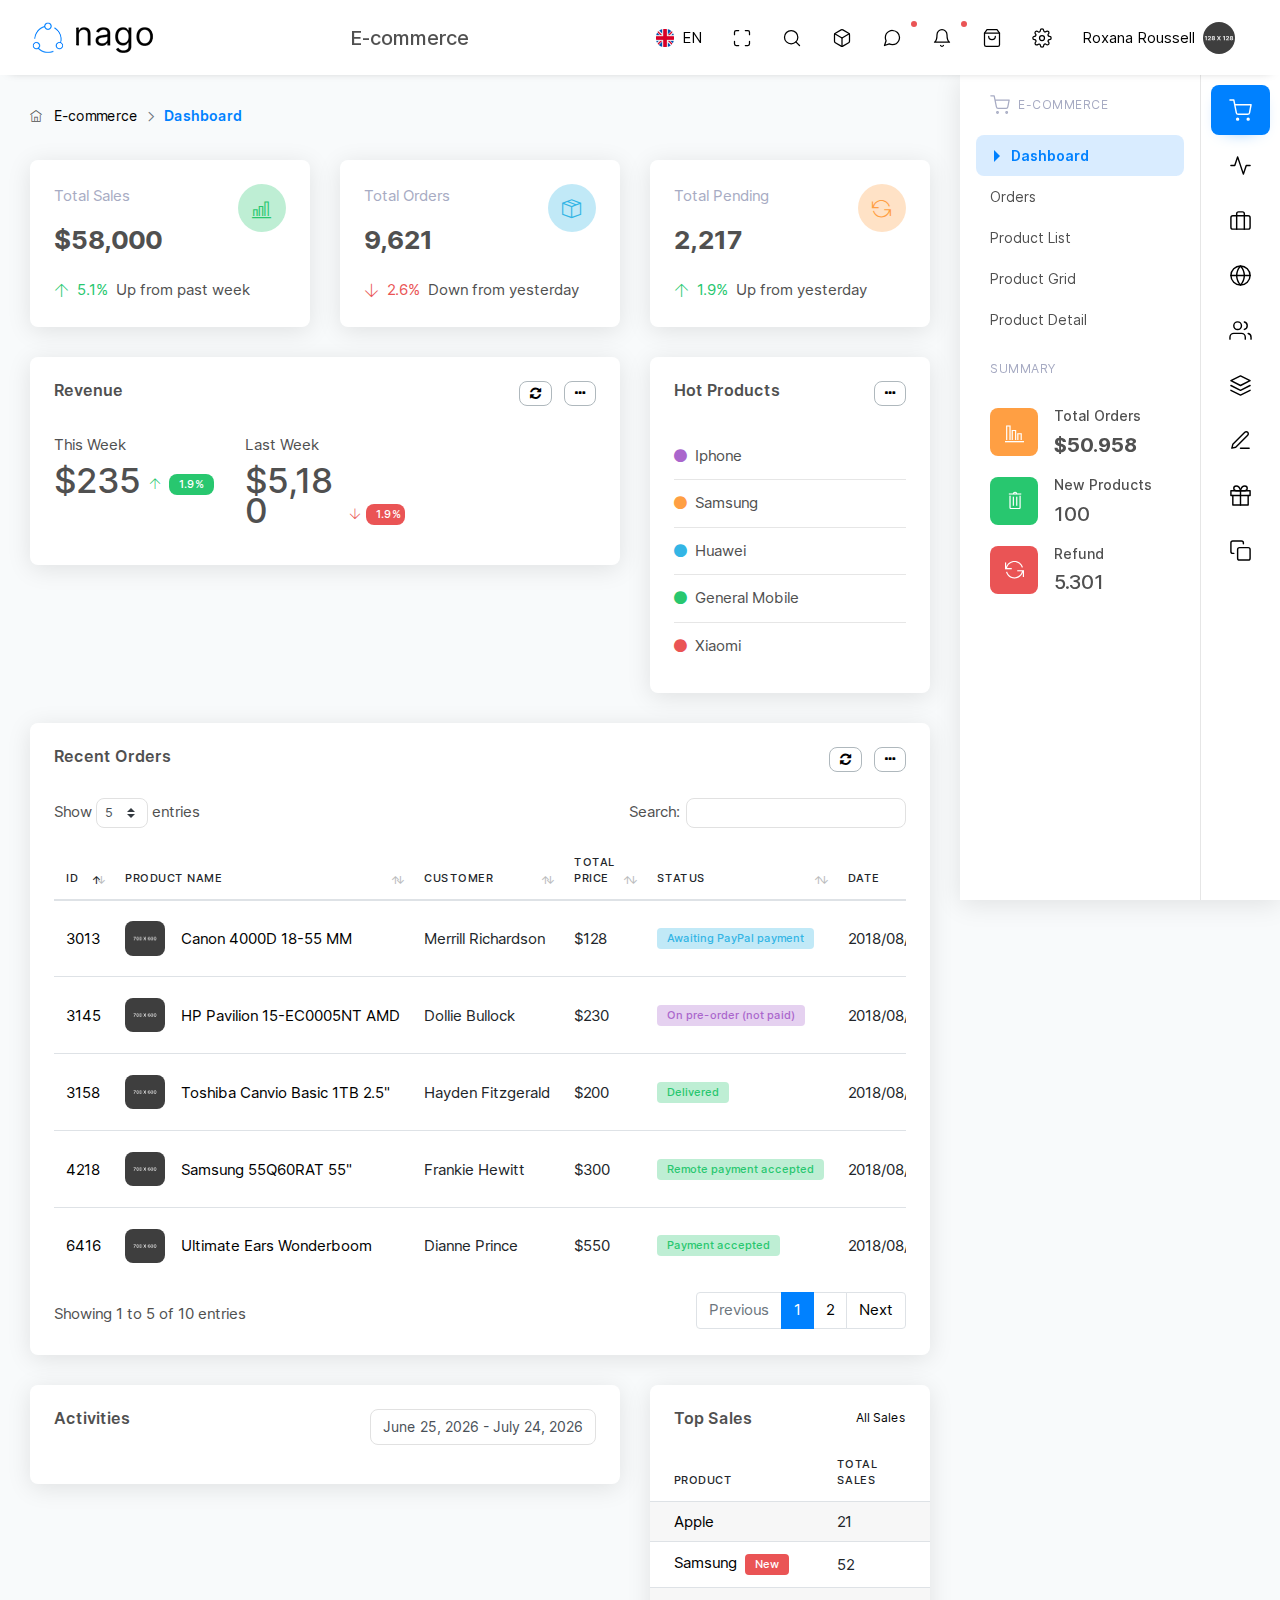
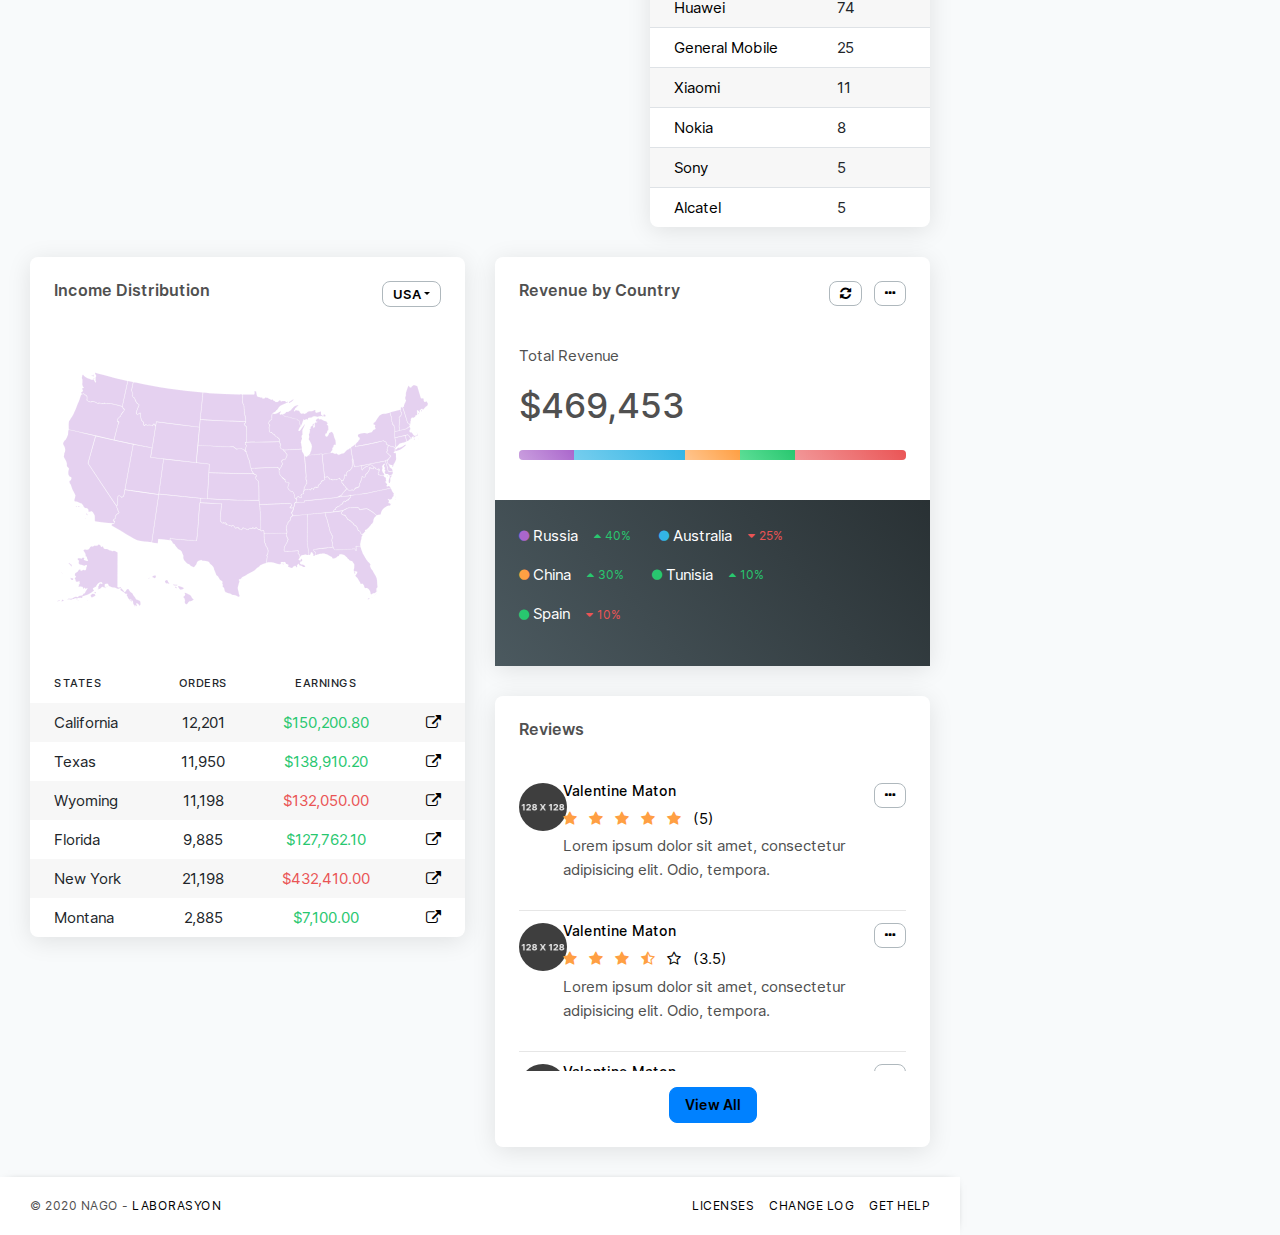
<file: nago/html/right-navigation/index.html>
<!doctype html>
<html lang="en">
<head>
    <meta charset="UTF-8">
    <meta name="viewport" content="width=device-width, initial-scale=1">
    <meta http-equiv="X-UA-Compatible" content="ie=edge">
    <title>Nago - Admin & Dashboard HTML Template</title>

    <!-- Favicon -->
    <link rel="shortcut icon" href="../../assets/media/image/favicon.png"/>

    <!-- Plugin styles -->
    <link rel="stylesheet" href="../../vendors/bundle.css" type="text/css">

        <!-- Slick -->
    <link rel="stylesheet" href="../../vendors/slick/slick.css" type="text/css">
    <link rel="stylesheet" href="../../vendors/slick/slick-theme.css" type="text/css">

    <!-- Daterangepicker -->
    <link rel="stylesheet" href="../../vendors/datepicker/daterangepicker.css" type="text/css">

    <!-- DataTable -->
    <link rel="stylesheet" href="../../vendors/dataTable/datatables.min.css" type="text/css">

    <!-- App styles -->
    <link rel="stylesheet" href="../../assets/css/app.min.css" type="text/css">
</head>
<body  class="right-navigation">

<!-- begin::preloader-->
<div class="preloader">
    <div class="preloader-icon"></div>
</div>
<!-- end::preloader -->

<!-- BEGIN: Sidebar Group -->
<div class="sidebar-group">

    <!-- BEGIN: User Menu -->
    <div class="sidebar" id="user-menu">
        <div class="py-4 text-center" data-backround-image="../../assets/media/image/image1.jpg">
            <figure class="avatar avatar-lg mb-3 border-0">
                <img src="../../assets/media/image/user/women_avatar1.jpg" class="rounded-circle" alt="image">
            </figure>
            <h5 class="d-flex align-items-center justify-content-center">Roxana Roussell</h5>
            <div>
                Balance: <strong>$500</strong>
            </div>
        </div>
        <div class="card mb-0 card-body shadow-none">
            <div class="mb-4">
                <div class="list-group list-group-flush">
                    <a href="profile.html" class="list-group-item p-l-r-0">Profile</a>
                    <a href="#" class="list-group-item p-l-r-0 d-flex">Followers</a>
                    <a href="mail.html" class="list-group-item p-l-r-0 d-flex">
                        Inbox <span class="badge badge-danger ml-auto">2</span>
                    </a>
                    <a href="#" class="list-group-item p-l-r-0">Billing</a>
                    <a href="#" class="list-group-item p-l-r-0" data-sidebar-target="#settings">Settings</a>
                    <a href="login.html" class="list-group-item p-l-r-0 text-danger" data-sidebar-target="#settings">Sign Out!</a>
                </div>
            </div>
            <div class="mb-4">
                <h6 class="d-flex justify-content-between">
                    Completed Tasks
                    <span class="float-right">%68</span>
                </h6>
                <div class="progress" style="height:5px;">
                    <div class="progress-bar bg-secondary" role="progressbar" style="width: 68%;"
                         aria-valuenow="68"
                         aria-valuemin="0" aria-valuemax="100"></div>
                </div>
            </div>
            <div class="mb-4">
                <h6 class="d-flex justify-content-between">
                    Storage
                    <span>%25</span>
                </h6>
                <div class="progress" style="height: 5px;">
                    <div class="progress-bar bg-info" role="progressbar" style="width: 40%;" aria-valuenow="40"
                         aria-valuemin="0" aria-valuemax="100"></div>
                </div>
            </div>
            <div class="mb-4">
                <h6>About</h6>
                <p class="text-muted mb-0">I love reading, traveling and discovering new things. You need to be happy in
                    life.</p>
            </div>
            <div class="mb-4">
                <h6>City</h6>
                <p class="text-muted mb-0">Germany / Berlin</p>
            </div>
            <div class="mb-4">
                <h6>Social Links</h6>
                <ul class="list-inline">
                    <li class="list-inline-item">
                        <a href="#" class="btn btn-sm btn-floating btn-facebook">
                            <i class="fa fa-facebook"></i>
                        </a>
                    </li>
                    <li class="list-inline-item">
                        <a href="#" class="btn btn-sm btn-floating btn-twitter">
                            <i class="fa fa-twitter"></i>
                        </a>
                    </li>
                    <li class="list-inline-item">
                        <a href="#" class="btn btn-sm btn-floating btn-dribbble">
                            <i class="fa fa-dribbble"></i>
                        </a>
                    </li>
                    <li class="list-inline-item">
                        <a href="#" class="btn btn-sm btn-floating btn-whatsapp">
                            <i class="fa fa-whatsapp"></i>
                        </a>
                    </li>
                    <li class="list-inline-item">
                        <a href="#" class="btn btn-sm btn-floating btn-linkedin">
                            <i class="fa fa-linkedin"></i>
                        </a>
                    </li>
                </ul>
            </div>
        </div>
    </div>
    <!-- END: User Menu -->

    <!-- BEGIN: Settings -->
    <div class="sidebar" id="settings">
        <div class="card">
            <div class="card-body">
                <h6 class="card-title">Settings</h6>
                <ul class="list-group list-group-flush">
                    <li class="list-group-item pl-0 pr-0">
                        <div class="custom-control custom-switch">
                            <input type="checkbox" class="custom-control-input" id="customSwitch1" checked>
                            <label class="custom-control-label" for="customSwitch1">Allow notifications.</label>
                        </div>
                    </li>
                    <li class="list-group-item pl-0 pr-0">
                        <div class="custom-control custom-switch">
                            <input type="checkbox" class="custom-control-input" id="customSwitch2">
                            <label class="custom-control-label" for="customSwitch2">Hide user requests</label>
                        </div>
                    </li>
                    <li class="list-group-item pl-0 pr-0">
                        <div class="custom-control custom-switch">
                            <input type="checkbox" class="custom-control-input" id="customSwitch3" checked>
                            <label class="custom-control-label" for="customSwitch3">Speed up demands</label>
                        </div>
                    </li>
                    <li class="list-group-item pl-0 pr-0">
                        <div class="custom-control custom-switch">
                            <input type="checkbox" class="custom-control-input" id="customSwitch4" checked>
                            <label class="custom-control-label" for="customSwitch4">Hide menus</label>
                        </div>
                    </li>
                    <li class="list-group-item pl-0 pr-0">
                        <div class="custom-control custom-switch">
                            <input type="checkbox" class="custom-control-input" id="customSwitch5">
                            <label class="custom-control-label" for="customSwitch5">Remember next visits</label>
                        </div>
                    </li>
                    <li class="list-group-item pl-0 pr-0">
                        <div class="custom-control custom-switch">
                            <input type="checkbox" class="custom-control-input" id="customSwitch6">
                            <label class="custom-control-label" for="customSwitch6">Enable report
                                generation.</label>
                        </div>
                    </li>
                </ul>
            </div>
        </div>
    </div>
    <!-- END: Settings -->

</div>
<!-- END: Sidebar Group -->

<!-- begin::main -->
<div class="layout-wrapper">

    <!-- begin::header -->
    <div class="header d-print-none">

        <div class="header-left">
            <div class="navigation-toggler">
                <a href="#" data-action="navigation-toggler">
                    <i data-feather="menu"></i>
                </a>
            </div>
            <div class="header-logo">
                <a href=index.html>
                    <img class="logo" src="../../assets/media/image/logo.png" alt="logo">
                    <img class="logo-light" src="../../assets/media/image/logo-light.png" alt="light logo">
                </a>
            </div>
        </div>

        <div class="header-body">
            <div class="header-body-left">
                <div class="page-title">
                    <h4>E-commerce</h4>
                </div>
            </div>
            <div class="header-body-right">
                <ul class="navbar-nav">

                    <li class="nav-item">
                        <a href="#" title="Language" class="nav-link" data-toggle="dropdown">
                            <img width="18" src="../../assets/media/image/flags/262-united-kingdom.png"
                                 alt="flag"
                                 class="mr-2 rounded" title="United Kingdom"> EN
                        </a>
                        <div class="dropdown-menu">
                            <a href="#" class="dropdown-item">
                                <img width="18" src="../../assets/media/image/flags/003-tanzania.png"
                                     class="mr-2 rounded"
                                     alt="flag">
                                Tanzania
                            </a>
                            <a href="#" class="dropdown-item">
                                <img width="18" src="../../assets/media/image/flags/261-china.png"
                                     class="mr-2 rounded"
                                     alt="flag"> China
                            </a>
                            <a href="#" class="dropdown-item">
                                <img width="18" src="../../assets/media/image/flags/013-tunisia.png"
                                     class="mr-2 rounded"
                                     alt="flag">
                                Tunisia
                            </a>
                            <a href="#" class="dropdown-item">
                                <img width="18" src="../../assets/media/image/flags/044-spain.png"
                                     class="mr-2 rounded"
                                     alt="flag"> Spain
                            </a>
                        </div>
                    </li>

                    <!-- begin::header fullscreen -->
                    <li class="nav-item dropdown">
                        <a href="#" class="nav-link" title="Fullscreen" data-toggle="fullscreen">
                            <i class="maximize" data-feather="maximize"></i>
                            <i class="minimize" data-feather="minimize"></i>
                        </a>
                    </li>
                    <!-- end::header fullscreen -->

                    <!-- begin::header search -->
                    <li class="nav-item">
                        <a href="#" class="nav-link" title="Search" data-toggle="dropdown">
                            <i data-feather="search"></i>
                        </a>
                        <div class="dropdown-menu p-2 dropdown-menu-right">
                            <form>
                                <div class="input-group">
                                    <input type="text" class="form-control" placeholder="Search">
                                    <div class="input-group-prepend">
                                        <button class="btn" type="button">
                                            <i data-feather="search"></i>
                                        </button>
                                    </div>
                                </div>
                            </form>
                        </div>
                    </li>
                    <!-- end::header search -->

                    <!-- begin::apps -->
                    <li class="nav-item dropdown">
                        <a href="#" class="nav-link" title="Apps" data-toggle="dropdown">
                            <i data-feather="box"></i>
                        </a>
                        <div class="dropdown-menu dropdown-menu-right dropdown-menu-big">
                            <div class="bg-dark p-4 text-center d-flex justify-content-between">
                                <h5 class="mb-0">Apps</h5>
                            </div>
                            <div class="p-3">
                                <div class="row row-xs">
                                    <div class="col-6">
                                        <a href="chat.html">
                                            <div class="border-radius-1 text-center mb-3">
                                                <figure class="avatar avatar-lg border-0">
                                                <span class="avatar-title bg-primary text-white rounded-circle">
                                                    <i class="width-30 height-30" data-feather="message-circle"></i>
                                                </span>
                                                </figure>
                                                <div class="mt-2">Chat</div>
                                            </div>
                                        </a>
                                    </div>
                                    <div class="col-6">
                                        <a href="mail.html">
                                            <div class="border-radius-1 text-center mb-3">
                                                <figure class="avatar avatar-lg border-0">
                                                <span class="avatar-title bg-secondary text-white rounded-circle">
                                                    <i class="width-30 height-30" data-feather="mail"></i>
                                                </span>
                                                </figure>
                                                <div class="mt-2">Mail</div>
                                            </div>
                                        </a>
                                    </div>
                                    <div class="col-6">
                                        <a href="todo-list.html">
                                            <div class="border-radius-1 text-center">
                                                <figure class="avatar avatar-lg border-0">
                                                <span class="avatar-title bg-info text-white rounded-circle">
                                                    <i class="width-30 height-30" data-feather="check-circle"></i>
                                                </span>
                                                </figure>
                                                <div class="mt-2">Todo List</div>
                                            </div>
                                        </a>
                                    </div>
                                    <div class="col-6">
                                        <a href="file-manager.html">
                                            <div class="border-radius-1 text-center">
                                                <figure class="avatar avatar-lg border-0">
                                                <span class="avatar-title bg-warning text-white rounded-circle">
                                                    <i class="width-30 height-30" data-feather="file"></i>
                                                </span>
                                                </figure>
                                                <div class="mt-2">File Manager</div>
                                            </div>
                                        </a>
                                    </div>
                                </div>
                            </div>
                        </div>
                    </li>
                    <!-- end::apps -->

                    <!-- begin::header messages dropdown -->
                    <li class="nav-item dropdown">
                        <a href="#" class="nav-link nav-link-notify" title="Chats" data-toggle="dropdown">
                            <i data-feather="message-circle"></i>
                        </a>
                        <div class="dropdown-menu dropdown-menu-right dropdown-menu-big">
                            <div class="bg-dark p-4 text-center d-flex justify-content-between align-items-center">
                                <h5 class="mb-0">Chats</h5>
                                <small class="opacity-7">2 unread chats</small>
                            </div>
                            <div>
                                <ul class="list-group list-group-flush">
                                    <li>
                                        <a href="#" class="list-group-item d-flex align-items-center hide-show-toggler">
                                            <div>
                                                <figure class="avatar mr-2">
                                                    <img src="../../assets/media/image/user/man_avatar1.jpg"
                                                         class="rounded-circle" alt="user">
                                                </figure>
                                            </div>
                                            <div class="flex-grow-1">
                                                <p class="mb-0 line-height-20 d-flex justify-content-between">
                                                    Herbie Pallatina
                                                    <i title="Mark as read" data-toggle="tooltip"
                                                       class="hide-show-toggler-item fa fa-circle-o font-size-11"></i>
                                                </p>
                                                <div class="small text-muted">
                                                    <span class="mr-2">02:30 PM</span>
                                                    <span>Have you madimage</span>
                                                </div>
                                            </div>
                                        </a>
                                    </li>
                                    <li>
                                        <a href="#"
                                           class="list-group-item d-flex align-items-center hide-show-toggler">
                                            <div>
                                                <figure class="avatar mr-2">
                                                    <img src="../../assets/media/image/user/women_avatar5.jpg"
                                                         class="rounded-circle" alt="user">
                                                </figure>
                                            </div>
                                            <div class="flex-grow-1">
                                                <p class="mb-0 line-height-20 d-flex justify-content-between">
                                                    Andrei Miners
                                                    <i title="Mark as read" data-toggle="tooltip"
                                                       class="hide-show-toggler-item fa fa-circle-o font-size-11"></i>
                                                </p>
                                                <div class="small text-muted">
                                                    <span class="mr-2">08:36 PM</span>
                                                    <span>I have a meetinimage</span>
                                                </div>
                                            </div>
                                        </a>
                                    </li>
                                    <li class="text-divider small pb-2 pl-3 pt-3">
                                        <span>Old chats</span>
                                    </li>
                                    <li>
                                        <a href="#"
                                           class="list-group-item d-flex align-items-center hide-show-toggler">
                                            <div>
                                                <figure class="avatar mr-2">
                                                    <img src="../../assets/media/image/user/man_avatar3.jpg"
                                                         class="rounded-circle" alt="user">
                                                </figure>
                                            </div>
                                            <div class="flex-grow-1">
                                                <p class="mb-0 line-height-20 d-flex justify-content-between">
                                                    Kevin added
                                                    <i title="Mark as unread" data-toggle="tooltip"
                                                       class="hide-show-toggler-item fa fa-check font-size-11"></i>
                                                </p>
                                                <div class="small text-muted">
                                                    <span class="mr-2">11:09 PM</span>
                                                    <span>Have you madimage</span>
                                                </div>
                                            </div>
                                        </a>
                                    </li>
                                    <li>
                                        <a href="#" class="list-group-item d-flex align-items-center hide-show-toggler">
                                            <div>
                                                <figure class="avatar mr-2">
                                                    <img src="../../assets/media/image/user/man_avatar2.jpg"
                                                         class="rounded-circle" alt="user">
                                                </figure>
                                            </div>
                                            <div class="flex-grow-1">
                                                <p class="mb-0 line-height-20 d-flex justify-content-between">
                                                    Eugenio Carnelley
                                                    <i title="Mark as unread" data-toggle="tooltip"
                                                       class="hide-show-toggler-item fa fa-check font-size-11"></i>
                                                </p>
                                                <div class="small text-muted">
                                                    <span class="mr-2">Yesterday</span>
                                                    <span>I have a meetinimage</span>
                                                </div>
                                            </div>
                                        </a>
                                    </li>
                                    <li>
                                        <a href="#"
                                           class="list-group-item d-flex align-items-center hide-show-toggler">
                                            <div>
                                                <figure class="avatar mr-2">
                                                    <img src="../../assets/media/image/user/women_avatar1.jpg"
                                                         class="rounded-circle" alt="user">
                                                </figure>
                                            </div>
                                            <div class="flex-grow-1">
                                                <p class="mb-0 line-height-20 d-flex justify-content-between">
                                                    Neely Ferdinand
                                                    <i title="Mark as unread" data-toggle="tooltip"
                                                       class="hide-show-toggler-item fa fa-check font-size-11"></i>
                                                </p>
                                                <div class="small text-muted">
                                                    <span class="mr-2">Yesterday</span>
                                                    <span>I have a meetinimage</span>
                                                </div>
                                            </div>
                                        </a>
                                    </li>
                                </ul>
                            </div>
                            <div class="p-2 text-right border-top">
                                <ul class="list-inline small">
                                    <li class="list-inline-item mb-0">
                                        <a href="#">Mark All Read</a>
                                    </li>
                                </ul>
                            </div>
                        </div>
                    </li>
                    <!-- end::header messages dropdown -->

                    <!-- begin::header notification dropdown -->
                    <li class="nav-item dropdown">
                        <a href="#" class="nav-link nav-link-notify" title="Notifications" data-toggle="dropdown">
                            <i data-feather="bell"></i>
                        </a>
                        <div class="dropdown-menu dropdown-menu-right dropdown-menu-big">
                            <div class="bg-dark p-4 text-center d-flex justify-content-between align-items-center">
                                <h5 class="mb-0">Notifications</h5>
                                <small class="opacity-7">1 unread notifications</small>
                            </div>
                            <div>
                                <ul class="list-group list-group-flush">
                                    <li>
                                        <a href="#" class="list-group-item d-flex align-items-center hide-show-toggler">
                                            <div>
                                                <figure class="avatar mr-2">
                                                <span
                                                    class="avatar-title bg-success-bright text-success rounded-circle">
                                                    <i class="ti-user"></i>
                                                </span>
                                                </figure>
                                            </div>
                                            <div class="flex-grow-1">
                                                <p class="mb-0 line-height-20 d-flex justify-content-between">
                                                    New customer registered
                                                    <i title="Mark as read" data-toggle="tooltip"
                                                       class="hide-show-toggler-item fa fa-circle-o font-size-11"></i>
                                                </p>
                                                <span class="text-muted small">20 min ago</span>
                                            </div>
                                        </a>
                                    </li>
                                    <li class="text-divider small pb-2 pl-3 pt-3">
                                        <span>Old notifications</span>
                                    </li>
                                    <li>
                                        <a href="#" class="list-group-item d-flex align-items-center hide-show-toggler">
                                            <div>
                                                <figure class="avatar mr-2">
                                                <span
                                                    class="avatar-title bg-warning-bright text-warning rounded-circle">
                                                    <i class="ti-package"></i>
                                                </span>
                                                </figure>
                                            </div>
                                            <div class="flex-grow-1">
                                                <p class="mb-0 line-height-20 d-flex justify-content-between">
                                                    New Order Recieved
                                                    <i title="Mark as unread" data-toggle="tooltip"
                                                       class="hide-show-toggler-item fa fa-check font-size-11"></i>
                                                </p>
                                                <span class="text-muted small">45 sec ago</span>
                                            </div>
                                        </a>
                                    </li>
                                    <li>
                                        <a href="#"
                                           class="list-group-item d-flex align-items-center hide-show-toggler">
                                            <div>
                                                <figure class="avatar mr-2">
                                                <span class="avatar-title bg-danger-bright text-danger rounded-circle">
                                                    <i class="ti-server"></i>
                                                </span>
                                                </figure>
                                            </div>
                                            <div class="flex-grow-1">
                                                <p class="mb-0 line-height-20 d-flex justify-content-between">
                                                    Server Limit Reached!
                                                    <i title="Mark as unread" data-toggle="tooltip"
                                                       class="hide-show-toggler-item fa fa-check font-size-11"></i>
                                                </p>
                                                <span class="text-muted small">55 sec ago</span>
                                            </div>
                                        </a>
                                    </li>
                                    <li>
                                        <a href="#"
                                           class="list-group-item d-flex align-items-center hide-show-toggler">
                                            <div>
                                                <figure class="avatar mr-2">
                                                <span class="avatar-title bg-info-bright text-info rounded-circle">
                                                    <i class="ti-layers"></i>
                                                </span>
                                                </figure>
                                            </div>
                                            <div class="flex-grow-1">
                                                <p class="mb-0 line-height-20 d-flex align-items-center justify-content-between">
                                                    Apps are ready for update
                                                    <i title="Mark as unread" data-toggle="tooltip"
                                                       class="hide-show-toggler-item fa fa-check font-size-11"></i>
                                                </p>
                                                <span class="text-muted small">Yesterday</span>
                                            </div>
                                        </a>
                                    </li>
                                </ul>
                            </div>
                            <div class="p-2 text-right border-top">
                                <ul class="list-inline small">
                                    <li class="list-inline-item mb-0">
                                        <a href="#">Mark All Read</a>
                                    </li>
                                </ul>
                            </div>
                        </div>
                    </li>
                    <!-- end::header notification dropdown -->

                    <!-- BEGIN: Cart -->
                    <li class="nav-item">
                        <a href="#" title="Cart" class="nav-link" data-toggle="dropdown">
                            <i data-feather="shopping-bag"></i>
                        </a>
                        <div class="dropdown-menu dropdown-menu-right dropdown-menu-big">
                            <div class="bg-dark p-4 text-center d-flex justify-content-between align-items-center">
                                <h5 class="mb-0">Cart</h5>
                                <small class="opacity-7">3 products</small>
                            </div>
                            <div>
                                <div class="list-group list-group-flush">
                                    <a href="#" class="p-3 list-group-item d-flex">
                                        <div>
                                            <figure class="avatar mr-3">
                                                <img src="../../assets/media/image/products/product6.png"
                                                     alt="Canon 4000D 18-55 MM">
                                            </figure>
                                        </div>
                                        <div class="flex-grow-1">
                                            <p class="mb-0 line-height-20 d-flex justify-content-between">
                                                Canon 4000D 18-55 MM
                                                <i title="Close" data-toggle="tooltip"
                                                   class="hide-show-toggler-item ti-close"></i>
                                            </p>
                                            <span class="text-muted small">1 X $1,200</span>
                                        </div>
                                    </a>
                                    <a href="#" class="p-3 list-group-item d-flex">
                                        <div>
                                            <figure class="avatar mr-3">
                                                <img src="../../assets/media/image/products/product3.png"
                                                     alt="pineapple">
                                            </figure>
                                        </div>
                                        <div class="flex-grow-1">
                                            <p class="mb-0 line-height-20 d-flex justify-content-between">
                                                Snopy SN-BT96 Pretty
                                                <i title="Close" data-toggle="tooltip"
                                                   class="hide-show-toggler-item ti-close"></i>
                                            </p>
                                            <span class="text-muted small">1 X $250</span>
                                        </div>
                                    </a>
                                    <a href="#" class="p-3 list-group-item d-flex">
                                        <div>
                                            <figure class="avatar mr-3">
                                                <img src="../../assets/media/image/products/product7.png"
                                                     class="rounded" alt="pineapple">
                                            </figure>
                                        </div>
                                        <div class="flex-grow-1">
                                            <p class="mb-0 line-height-20 d-flex justify-content-between">
                                                Lenovo Tab E10 TB-X104F 32GB
                                                <i title="Close" data-toggle="tooltip"
                                                   class="hide-show-toggler-item ti-close"></i>
                                            </p>
                                            <span class="text-muted small">2 X $100</span>
                                        </div>
                                    </a>
                                </div>
                            </div>
                            <div class="p-3 border-top text-right">
                                <p class="d-flex justify-content-between align-items-center mb-2">
                                    <span>Sub Total</span>
                                    <span>$1,650</span>
                                </p>
                                <p class="d-flex justify-content-between align-items-center mb-2">
                                    <span>Taxes</span>
                                    <span>$15</span>
                                </p>
                                <p class="d-flex justify-content-between align-items-center mb-2 font-weight-bold">
                                    <span>Total</span>
                                    <span>$1,675</span>
                                </p>
                                <button class="btn btn-primary btn-block mt-2">
                                    Order and Payment <i class="ti-arrow-right ml-2"></i>
                                </button>
                            </div>
                        </div>
                    </li>
                    <!-- END: Cart -->

                    <!-- begin::settings -->
                    <li class="nav-item dropdown">
                        <a href="#" class="nav-link" title="Settings" data-sidebar-target="#settings">
                            <i data-feather="settings"></i>
                        </a>
                    </li>
                    <!-- end::settings -->

                    <!-- begin::user menu -->
                    <li class="nav-item dropdown">
                        <a href="#" class="nav-link" title="User menu" data-sidebar-target="#user-menu">
                            <span class="mr-2 d-sm-inline d-none">Roxana Roussell</span>
                            <figure class="avatar avatar-sm">
                                <img src="../../assets/media/image/user/women_avatar1.jpg" class="rounded-circle"
                                     alt="avatar">
                            </figure>
                        </a>
                    </li>
                    <!-- end::user menu -->

                </ul>

                <!-- begin::mobile header toggler -->
                <ul class="navbar-nav d-flex align-items-center">
                    <li class="nav-item header-toggler">
                        <a href="#" class="nav-link">
                            <i data-feather="arrow-down"></i>
                        </a>
                    </li>
                </ul>
                <!-- end::mobile header toggler -->
            </div>
        </div>

    </div>
    <!-- end::header -->

    <div class="content-wrapper">

        <!-- begin::navigation -->
        <div class="navigation">
            <div class="navigation-menu-tab">
                <ul>
                    <li>
                        <a href="#" data-toggle="tooltip" data-placement="right" title="Ecommerce"
                           data-nav-target="#ecommerce">
                            <i data-feather="shopping-cart"></i>
                        </a>
                    </li>
                    <li>
                        <a href="#" data-toggle="tooltip" data-placement="right" title="Analytics"
                           data-nav-target="#analytics">
                            <i data-feather="activity"></i>
                        </a>
                    </li>
                    <li>
                        <a href="#" data-toggle="tooltip" data-placement="right" title="Projects"
                           data-nav-target="#projects">
                            <i data-feather="briefcase"></i>
                        </a>
                    </li>
                    <li>
                        <a href="#" data-toggle="tooltip"
                           data-placement="right" title="Apps" data-nav-target="#apps">
                            <i data-feather="globe"></i>
                        </a>
                    </li>
                    <li>
                        <a href="#" data-toggle="tooltip" data-placement="right" title="User"
                           data-nav-target="#user">
                            <i data-feather="users"></i>
                        </a>
                    </li>
                    <li>
                        <a href="#" data-toggle="tooltip"
                           data-placement="right" title="Components"
                           data-nav-target="#components">
                            <i data-feather="layers"></i>
                        </a>
                    </li>
                    <li>
                        <a href="#" data-toggle="tooltip"
                           data-placement="right" title="Forms"
                           data-nav-target="#forms">
                            <i data-feather="edit-3"></i>
                        </a>
                    </li>
                    <li>
                        <a href="#" data-toggle="tooltip"
                           data-placement="right" title="Plugins"
                           data-nav-target="#plugins">
                            <i data-feather="gift"></i>
                        </a>
                    </li>
                    <li>
                        <a href="#" data-toggle="tooltip"
                           data-placement="right" title="Pages" data-nav-target="#pages">
                            <i data-feather="copy"></i>
                        </a>
                    </li>
                </ul>
            </div>
            <div class="navigation-menu-body">
                <div class="navigation-menu-group">
                    <div id="ecommerce">
                        <ul>
                            <li class="navigation-divider d-flex align-items-center">
                                <i class="mr-2" data-feather="shopping-cart"></i> E-commerce
                            </li>
                            <li>
                                <a  class="active"
                                    href="ecommerce-dashboard.html">Dashboard</a></li>
                            <li>
                                <a  href="orders.html">Orders</a></li>
                            <li>
                                <a  href="product-list.html">Product List</a></li>
                            <li>
                                <a  href="product-grid.html">Product Grid</a></li>
                            <li>
                                <a  href="product-detail.html">Product Detail</a></li>
                            <li class="navigation-divider">Summary</li>
                            <li>
                                <a href="#" class="d-flex align-items-start">
                                    <div>
                                        <figure class="avatar mr-3">
                                <span class="avatar-title bg-warning rounded">
                                    <i class="ti-bar-chart-alt"></i>
                                </span>
                                        </figure>
                                    </div>
                                    <div>
                                        <h6>Total Orders</h6>
                                        <h4 class="mb-0 font-weight-bold">$50.958</h4>
                                    </div>
                                </a>
                            </li>
                            <li>
                                <a href="#" class="d-flex align-items-start">
                                    <div>
                                        <figure class="avatar mr-3">
                                <span class="avatar-title bg-success rounded">
                                    <i class="ti-trash"></i>
                                </span>
                                        </figure>
                                    </div>
                                    <div>
                                        <h6>New Products</h6>
                                        <h4 class="mb-0">100</h4>
                                    </div>
                                </a>
                            </li>
                            <li>
                                <a href="#" class="d-flex align-items-start">
                                    <div>
                                        <figure class="avatar mr-3">
                                <span class="avatar-title bg-danger rounded">
                                    <i class="ti-reload"></i>
                                </span>
                                        </figure>
                                    </div>
                                    <div>
                                        <h6>Refund</h6>
                                        <h4 class="mb-0">5.301</h4>
                                    </div>
                                </a>
                            </li>
                        </ul>
                    </div>
                    <div id="analytics">
                        <ul>
                            <li class="navigation-divider d-flex align-items-center">
                                <i class="mr-2" data-feather="activity"></i> Analytics
                            </li>
                            <li>
                                <a  href="analytics-dashboard.html">Dashboard</a></li>
                            <li>
                                <a  href="customers.html">Customers</a></li>
                            <li class="navigation-divider">Summary</li>
                            <li>
                                <a href="#" class="d-flex align-items-start">
                                    <div>
                                        <figure class="avatar mr-2">
                                <span class="avatar-title bg-warning rounded-circle">
                                    <i class="ti-bar-chart-alt"></i>
                                </span>
                                        </figure>
                                    </div>
                                    <div>
                                        <h6 class="mb-0">Total Sales</h6>
                                        <p class="text-muted mb-0 small">This Mounth</p>
                                        <h4 class="mb-0">$50.958</h4>
                                    </div>
                                </a>
                            </li>
                            <li>
                                <a href="#" class="d-flex align-items-start">
                                    <div>
                                        <figure class="avatar mr-2">
                                <span class="avatar-title bg-success rounded-circle">
                                    <i class="ti-world"></i>
                                </span>
                                        </figure>
                                    </div>
                                    <div>
                                        <h6 class="mb-0">Projects</h6>
                                        <p class="text-muted mb-0 small">Today</p>
                                        <h4 class="mb-0">35</h4>
                                    </div>
                                </a>
                            </li>
                            <li>
                                <a href="#" class="d-flex align-items-start">
                                    <div>
                                        <figure class="avatar mr-2">
                                <span class="avatar-title bg-info rounded-circle">
                                    <i class="ti-user"></i>
                                </span>
                                        </figure>
                                    </div>
                                    <div>
                                        <h6 class="mb-0">Total Visitor</h6>
                                        <p class="text-muted mb-0 small">Today</p>
                                        <h4 class="mb-0">5.301</h4>
                                    </div>
                                </a>
                            </li>
                        </ul>
                    </div>
                    <div id="projects">
                        <ul>
                            <li class="navigation-divider d-flex align-items-center">
                                <i class="mr-2" data-feather="briefcase"></i> Projects
                            </li>
                            <li>
                                <a  href="projects-dashboard.html">Dashboard</a></li>
                            <li>
                                <a  href="project-list.html">Project List</a></li>
                            <li>
                                <a  href="project-grid.html">Project Grid</a></li>
                            <li>
                                <a  href="project-detail.html">Project Detail</a></li>
                            <li>
                                <a  href="clients.html">Clients</a></li>
                            <li class="navigation-divider">Summary</li>
                            <li>
                                <a href="#" class="d-flex align-items-start">
                                    <div>
                                        <figure class="avatar mr-2">
                                <span class="avatar-title bg-warning rounded-circle">
                                    <i class="ti-bar-chart-alt"></i>
                                </span>
                                        </figure>
                                    </div>
                                    <div>
                                        <h6 class="mb-0">Total Sales</h6>
                                        <p class="text-muted mb-0 small">This Mounth</p>
                                        <h4 class="mb-0">$50.958</h4>
                                    </div>
                                </a>
                            </li>
                            <li>
                                <a href="#" class="d-flex align-items-start">
                                    <div>
                                        <figure class="avatar mr-2">
                                <span class="avatar-title bg-success rounded-circle">
                                    <i class="ti-world"></i>
                                </span>
                                        </figure>
                                    </div>
                                    <div>
                                        <h6 class="mb-0">Projects</h6>
                                        <p class="text-muted mb-0 small">Today</p>
                                        <h4 class="mb-0">35</h4>
                                    </div>
                                </a>
                            </li>
                            <li>
                                <a href="#" class="d-flex align-items-start">
                                    <div>
                                        <figure class="avatar mr-2">
                                <span class="avatar-title bg-info rounded-circle">
                                    <i class="ti-user"></i>
                                </span>
                                        </figure>
                                    </div>
                                    <div>
                                        <h6 class="mb-0">Total Visitor</h6>
                                        <p class="text-muted mb-0 small">Today</p>
                                        <h4 class="mb-0">5.301</h4>
                                    </div>
                                </a>
                            </li>
                        </ul>
                    </div>
                    <div id="apps">
                        <ul>
                            <li class="navigation-divider d-flex align-items-center">
                                <i class="mr-2" data-feather="globe"></i> Apps
                            </li>
                            <li>
                                <a  href="chat.html">
                                    <span>Chat</span>
                                    <span class="badge badge-danger">5</span>
                                </a>
                            </li>
                            <li>
                                <a  href="mail.html">
                                    <span>Mail</span>
                                </a>
                            </li>
                            <li>
                                <a  href="todo-list.html">
                                    <span>Todo List</span>
                                    <span class="badge badge-warning">2</span>
                                </a>
                            </li>
                            <li>
                                <a  href="file-manager.html">
                                    <span>File Manager</span>
                                </a>
                            </li>
                            <li>
                                <a  href="calendar.html">
                                    <span>Calendar</span>
                                </a>
                            </li>
                            <li>
                                <a  href="gallery.html">
                                    <span>Gallery</span>
                                </a>
                            </li>
                            <li>
                                <a  href="invoice.html">Invoice</a></li>
                            <li class="navigation-divider">Recent Contacts</li>
                            <li>
                                <div class="list-group list-group-flush">
                                    <a href="#" class="list-group-item d-flex align-items-center">
                                        <div>
                                            <div class="avatar avatar-sm m-r-10">
                                                <img src="../../assets/media/image/user/man_avatar1.jpg"
                                                     class="rounded-circle" alt="image">
                                            </div>
                                        </div>
                                        <span>Valentine Maton</span>
                                    </a>
                                    <a href="#" class="list-group-item d-flex align-items-center">
                                        <div>
                                            <div class="avatar avatar-sm m-r-10">
                                                <img src="../../assets/media/image/user/women_avatar2.jpg"
                                                     class="rounded-circle" alt="image">
                                            </div>
                                        </div>
                                        <span>Holmes Cherryman</span>
                                    </a>
                                    <a href="#" class="list-group-item d-flex align-items-center">
                                        <div>
                                            <div class="avatar avatar-sm m-r-10">
                                                <img src="../../assets/media/image/user/women_avatar4.jpg"
                                                     class="rounded-circle" alt="image">
                                            </div>
                                        </div>
                                        <span>Kenneth Hune</span>
                                    </a>
                                    <a href="#" class="list-group-item d-flex align-items-center">
                                        <div>
                                            <div class="avatar avatar-sm m-r-10">
                                                <img src="../../assets/media/image/user/women_avatar3.jpg"
                                                     class="rounded-circle" alt="image">
                                            </div>
                                        </div>
                                        <span>Holmes Cherryman</span>
                                    </a>
                                    <a href="#" class="list-group-item d-flex align-items-center">
                                        <div>
                                            <div class="avatar avatar-sm m-r-10">
                                                <img src="../../assets/media/image/user/women_avatar5.jpg"
                                                     class="rounded-circle" alt="image">
                                            </div>
                                        </div>
                                        <span>Kenneth Hune</span>
                                    </a>
                                </div>
                            </li>
                        </ul>
                    </div>
                    <div id="user">
                        <ul>
                            <li class="navigation-divider d-flex align-items-center">
                                <i class="mr-2" data-feather="users"></i> User
                            </li>
                            <li>
                                <a  href="profile.html">Profile</a></li>
                            <li>
                                <a  href="user-list.html">User List</a></li>
                            <li>
                                <a  href="user-edit.html">User Edit</a></li>
                            <li><a href="login.html" target="_blank">Login</a></li>
                            <li><a href="register.html" target="_blank">Register</a></li>
                            <li><a href="recovery-password.html" target="_blank">Recovery Password</a>
                            </li>
                            <li><a href="lock-screen.html" target="_blank">Lock Screen</a></li>
                            <li class="navigation-divider">Followers</li>
                            <li>
                                <div class="avatar-group ml-4">
                                    <figure class="avatar avatar-sm">
                                        <a href="#" title="Krisha McAlees" data-toggle="tooltip">
                                            <img src="../../assets/media/image/user/women_avatar4.jpg" class="rounded-circle"
                                                 alt="avatar">
                                        </a>
                                    </figure>
                                    <figure class="avatar avatar-sm">
                                        <a href="#" title="Rozella Baskerfield" data-toggle="tooltip">
                                            <span class="avatar-title bg-info rounded-circle">R</span>
                                        </a>
                                    </figure>
                                    <figure class="avatar avatar-sm">
                                        <a href="#" title="Hilton Dew" data-toggle="tooltip">
                                            <img src="../../assets/media/image/user/man_avatar3.jpg" class="rounded-circle"
                                                 alt="avatar">
                                        </a>
                                    </figure>
                                    <figure class="avatar avatar-sm">
                                        <a href="#" title="Mellie Smittoune" data-toggle="tooltip">
                                            <img src="../../assets/media/image/user/man_avatar1.jpg" class="rounded-circle"
                                                 alt="avatar">
                                        </a>
                                    </figure>
                                    <figure class="avatar avatar-sm">
                                        <a href="#" title="Avery Hampshire" data-toggle="tooltip">
                                            <span class="avatar-title bg-warning rounded-circle">A</span>
                                        </a>
                                    </figure>
                                    <figure class="avatar avatar-sm">
                                        <a href="#" title="Krisha McAlees" data-toggle="tooltip">
                                            <img src="../../assets/media/image/user/women_avatar2.jpg" class="rounded-circle"
                                                 alt="avatar">
                                        </a>
                                    </figure>
                                    <figure class="avatar avatar-sm">
                                        <a href="#" title="Rozella Baskerfield" data-toggle="tooltip">
                                            <span class="avatar-title bg-success rounded-circle">R</span>
                                        </a>
                                    </figure>
                                    <figure class="avatar avatar-sm">
                                        <a href="#" title="Other" data-toggle="tooltip">
                                            <span class="avatar-title bg-dark rounded-circle">+5</span>
                                        </a>
                                    </figure>
                                </div>
                            </li>
                            <li class="navigation-divider">Following</li>
                            <li>
                                <div class="avatar-group ml-4">
                                    <figure class="avatar avatar-sm">
                                        <a href="#" title="Krisha McAlees" data-toggle="tooltip">
                                            <img src="../../assets/media/image/user/women_avatar5.jpg" class="rounded-circle"
                                                 alt="avatar">
                                        </a>
                                    </figure>
                                    <figure class="avatar avatar-sm">
                                        <a href="#" title="Darby Croci" data-toggle="tooltip">
                                            <span class="avatar-title bg-danger rounded-circle">D</span>
                                        </a>
                                    </figure>
                                    <figure class="avatar avatar-sm">
                                        <a href="#" title="Hilton Dew" data-toggle="tooltip">
                                            <img src="../../assets/media/image/user/man_avatar5.jpg" class="rounded-circle"
                                                 alt="avatar">
                                        </a>
                                    </figure>
                                    <figure class="avatar avatar-sm">
                                        <a href="#" title="Mellie Smittoune" data-toggle="tooltip">
                                            <img src="../../assets/media/image/user/man_avatar2.jpg" class="rounded-circle"
                                                 alt="avatar">
                                        </a>
                                    </figure>
                                    <figure class="avatar avatar-sm">
                                        <a href="#" title="Mahalia Lemme" data-toggle="tooltip">
                                            <span class="avatar-title bg-secondary rounded-circle">M</span>
                                        </a>
                                    </figure>
                                </div>
                            </li>
                        </ul>
                    </div>
                    <div id="components">
                        <ul>
                            <li class="navigation-divider d-flex align-items-center">
                                <i class="mr-2" data-feather="layers"></i> Components
                            </li>
                            <li>
                                <a href="#">Basic Components</a>
                                <ul>
                                    <li>
                                        <a  href="alert.html">Alerts</a></li>
                                    <li>
                                        <a  href="accordion.html">Accordion</a></li>
                                    <li>
                                        <a  href="buttons.html">Buttons</a></li>
                                    <li>
                                        <a  href="dropdown.html">Dropdown</a></li>
                                    <li>
                                        <a  href="list-group.html">List Group</a></li>
                                    <li>
                                        <a  href="pagination.html">Pagination</a></li>
                                    <li>
                                        <a  href="typography.html">Typography</a></li>
                                    <li>
                                        <a  href="media-object.html">Media Object</a>
                                    </li>
                                    <li>
                                        <a  href="progress.html">Progress</a></li>
                                    <li>
                                        <a  href="modal.html">Modal</a></li>
                                    <li>
                                        <a  href="spinners.html">Spinners</a></li>
                                    <li>
                                        <a  href="navs.html">Navs</a></li>
                                    <li>
                                        <a  href="tab.html">Tab</a></li>
                                    <li>
                                        <a  href="tooltip.html">Tooltip</a></li>
                                    <li>
                                        <a  href="popovers.html">Popovers</a></li>
                                </ul>
                            </li>
                            <li>
                                <a href="#">Cards</a>
                                <ul>
                                    <li>
                                        <a  href="basic-cards.html">Basic Cards </a></li>
                                    <li>
                                        <a  href="image-cards.html">Image Cards </a></li>
                                    <li>
                                        <a  href="scroll-cards.html">Scroll Cards </a></li>
                                    <li>
                                        <a  href="other-cards.html">Others Cards</a></li>
                                </ul>
                            </li>
                            <li>
                                <a href="#">Tables</a>
                                <ul>
                                    <li>
                                        <a  href="basic-tables.html">Basic Tables</a></li>
                                    <li>
                                        <a  href="dataTable.html">Datatable</a></li>
                                    <li>
                                        <a  href="responsive-tables.html">Responsive Tables</a>
                                    </li>
                                </ul>
                            </li>
                            <li>
                                <a href="#">Charts</a>
                                <ul>
                                    <li>
                                        <a  href="apexchart.html">Apex Chart</a></li>
                                    <li>
                                        <a  href="chartjs.html">Chartjs</a></li>
                                    <li>
                                        <a  href="justgage.html">Justgage</a></li>
                                    <li>
                                        <a  href="morsis.html">Morsis</a></li>
                                    <li>
                                        <a  href="peity.html">Peity</a></li>
                                </ul>
                            </li>
                            <li>
                                <a href="#">Maps</a>
                                <ul>
                                    <li>
                                        <a  href="google-map.html">Google Map</a></li>
                                    <li>
                                        <a  href="vector-map.html">Vector Map</a></li>
                                </ul>
                            </li>
                            <li>
                                <a  href="avatar.html">Avatar</a></li>
                            <li>
                                <a  href="icons.html">Icons</a></li>
                            <li>
                                <a  href="colors.html">Colors</a></li>
                        </ul>
                    </div>
                    <div id="forms">
                        <ul>
                            <li class="navigation-divider d-flex align-items-center">
                                <i class="mr-2" data-feather="edit-3"></i> Forms
                            </li>
                            <li>
                                <a  href="basic-forms.html">Basic Forms</a></li>
                            <li>
                                <a  href="custom-forms.html">Custom Forms</a></li>
                            <li>
                                <a  href="advanced-forms.html">Advanced Forms</a></li>
                            <li>
                                <a  href="form-validation.html">Form Validation</a></li>
                            <li>
                                <a  href="form-wizard.html">Form Wizard</a></li>
                            <li>
                                <a  href="file-upload.html">File Upload</a></li>
                            <li>
                                <a  href="datepicker.html">Datepicker</a></li>
                            <li>
                                <a  href="timepicker.html">Timepicker</a></li>
                            <li>
                                <a  href="colorpicker.html">Colorpicker</a></li>
                        </ul>
                    </div>
                    <div id="plugins">
                        <ul>
                            <li class="navigation-divider d-flex align-items-center">
                                <i class="mr-2" data-feather="gift"></i> Plugins
                            </li>
                            <li>
                                <a  href="sweet-alert.html">Sweet Alert</a></li>
                            <li>
                                <a  href="lightbox.html">Lightbox</a></li>
                            <li>
                                <a  href="toast.html">Toast</a></li>
                            <li>
                                <a  href="tour.html">Tour</a></li>
                            <li>
                                <a  href="slick-slide.html">Slick Slide</a></li>
                            <li>
                                <a  href="nestable.html">Nestable</a></li>
                        </ul>
                    </div>
                    <div id="pages">
                        <ul>
                            <li class="navigation-divider d-flex align-items-center">
                                <i class="mr-2" data-feather="copy"></i> Pages
                            </li>
                            <li>
                                <a  href="timeline.html">Timeline</a></li>
                            <li>
                                <a  href="pricing-table.html">Pricing Table</a></li>

                            <li>
                                <a  href="pricing-table-2.html">Pricing Table 2</a></li>
                            <li>
                                <a  href="search-result.html">Search Result</a></li>
                            <li>
                                <a  href="mailing.html">Mailing</a></li>
                            <li>
                                <a href="#">Error Pages</a>
                                <ul>
                                    <li><a href="404.html" target="_blank">404</a></li>
                                    <li><a href="503.html" target="_blank">503</a></li>
                                    <li><a href="mean-at-work.html" target="_blank">Mean at
                                            Work</a></li>
                                </ul>
                            </li>
                            <li>
                                <a  href="blank-page.html">Blank Page</a>
                            </li>
                            <li>
                                <a href="#">Menu Level</a>
                                <ul>
                                    <li>
                                        <a href="#">Menu Level</a>
                                        <ul>
                                            <li>
                                                <a href="#">Menu Level </a>
                                            </li>
                                        </ul>
                                    </li>
                                </ul>
                            </li>
                        </ul>
                    </div>
                </div>
            </div>
        </div>
        <!-- end::navigation -->

        <div class="content-body">

            <div class="content">

                
    <div class="page-header">
        <nav aria-label="breadcrumb">
            <ol class="breadcrumb">
                <li class="breadcrumb-item">
                    <a href=index.html>E-commerce</a>
                </li>
                <li class="breadcrumb-item active" aria-current="page">Dashboard</li>
            </ol>
        </nav>
    </div>

    <div class="row">
        <div class="col-md-12">

            <div class="row">
                <div class="col-lg-4 col-md-12">
                    <div class="card">
                        <div class="card-body">
                            <div class="d-flex justify-content-between mb-3">
                                <div>
                                    <p class="text-muted">Total Sales</p>
                                    <h2 class="font-weight-bold">$58,000</h2>
                                </div>
                                <div>
                                    <figure class="avatar">
                                        <span class="avatar-title bg-success-bright text-success rounded-circle">
                                            <i class="ti-bar-chart"></i>
                                        </span>
                                    </figure>
                                </div>
                            </div>
                            <div class="d-inline-flex align-items-center">
                                <span class="text-success d-inline-flex align-items-center mr-2">
                                    <span class="ti-arrow-up mr-2"></span> 5.1%
                                </span> Up from past week
                            </div>
                        </div>
                    </div>
                </div>
                <div class="col-lg-4 col-md-12">
                    <div class="card">
                        <div class="card-body">
                            <div class="d-flex justify-content-between mb-3">
                                <div>
                                    <p class="text-muted">Total Orders</p>
                                    <h2 class="font-weight-bold">9,621</h2>
                                </div>
                                <div>
                                    <figure class="avatar">
                                        <span class="avatar-title bg-info-bright text-info rounded-circle">
                                            <i class="ti-package"></i>
                                        </span>
                                    </figure>
                                </div>
                            </div>
                            <div class="d-inline-flex align-items-center">
                                <span class="text-danger d-inline-flex align-items-center mr-2">
                                    <span class="ti-arrow-down mr-2"></span> 2.6%
                                </span> Down from yesterday
                            </div>
                        </div>
                    </div>
                </div>
                <div class="col-lg-4 col-md-12">
                    <div class="card">
                        <div class="card-body">
                            <div class="d-flex justify-content-between mb-3">
                                <div>
                                    <p class="text-muted">Total Pending</p>
                                    <h2 class="font-weight-bold">2,217</h2>
                                </div>
                                <div>
                                    <figure class="avatar">
                                        <span class="avatar-title bg-warning-bright text-warning rounded-circle">
                                            <i class="ti-reload"></i>
                                        </span>
                                    </figure>
                                </div>
                            </div>
                            <div class="d-inline-flex align-items-center">
                                <span class="text-success d-inline-flex align-items-center mr-2">
                                    <span class="ti-arrow-up mr-2"></span> 1.9%
                                </span> Up from yesterday
                            </div>
                        </div>
                    </div>
                </div>

            </div>

        </div>
    </div>

    <div class="row">
        <div class="col-lg-8 col-md-12">
            <div class="card">
                <div class="card-body">
                    <div class="d-flex justify-content-between">
                        <h6 class="card-title">Revenue</h6>
                        <div>
                            <a href="#" class="btn btn-outline-light btn-sm mr-2">
                                <i class="fa fa-refresh"></i>
                            </a>
                            <div class="dropdown">
                                <a href="#" data-toggle="dropdown"
                                   class="btn btn-outline-light btn-sm"
                                   aria-haspopup="true" aria-expanded="false">
                                    <i class="fa fa-ellipsis-h" aria-hidden="true"></i>
                                </a>
                                <div class="dropdown-menu dropdown-menu-right">
                                    <a class="dropdown-item" href="#">Action</a>
                                    <a class="dropdown-item" href="#">Another action</a>
                                    <a class="dropdown-item" href="#">Something else here</a>
                                </div>
                            </div>
                        </div>
                    </div>
                    <div class="row mb-3">
                        <div class="col-lg-4">
                            <p class="mb-2">This Week</p>
                            <div class="d-flex align-items-end">
                                <h2 class="mb-0 line-height-30 font-size-35">$235</h2>
                                <span class="text-success small ml-2 d-flex align-items-center">
                                    <span class="ti-arrow-up mr-2"></span>
                                    <span class="badge badge-success rounded d-inline-flex align-items-center">1.9%</span>
                                </span>
                            </div>
                        </div>
                        <div class="col-lg-4">
                            <p class="mb-2">Last Week</p>
                            <div class="d-flex align-items-end">
                                <h2 class="mb-0 line-height-30 font-size-35">$5,180</h2>
                                <span class="text-danger small ml-2 d-flex align-items-center">
                                    <span class="ti-arrow-down mr-2"></span>
                                    <span class="badge badge-danger rounded d-inline-flex align-items-center">1.9%</span>
                                </span>
                            </div>
                        </div>
                    </div>
                    <div id="revenue"></div>
                </div>
            </div>

        </div>
        <div class="col-lg-4 col-md-12">
            <div class="card">
                <div class="card-body">
                    <div class="d-flex justify-content-between">
                        <h6 class="card-title">Hot Products</h6>
                        <div>
                            <div class="dropdown">
                                <a href="#" data-toggle="dropdown"
                                   class="btn btn-outline-light btn-sm"
                                   aria-haspopup="true" aria-expanded="false">
                                    <i class="fa fa-ellipsis-h" aria-hidden="true"></i>
                                </a>
                                <div class="dropdown-menu dropdown-menu-right">
                                    <a class="dropdown-item" href="#">Action</a>
                                    <a class="dropdown-item" href="#">Another action</a>
                                    <a class="dropdown-item" href="#">Something else here</a>
                                </div>
                            </div>
                        </div>
                    </div>
                    <div id="hot-products"></div>
                    <div>
                        <ul class="list-group list-group-flush">
                            <li class="list-group-item pl-0 pr-0">
                                <i class="fa fa-circle mr-1 text-secondary"></i> Iphone
                            </li>
                            <li class="list-group-item pl-0 pr-0">
                                <i class="fa fa-circle mr-1 text-warning"></i> Samsung
                            </li>
                            <li class="list-group-item pl-0 pr-0">
                                <i class="fa fa-circle mr-1 text-info"></i> Huawei
                            </li>
                            <li class="list-group-item pl-0 pr-0">
                                <i class="fa fa-circle mr-1 text-success"></i> General Mobile
                            </li>
                            <li class="list-group-item pl-0 pr-0">
                                <i class="fa fa-circle mr-1 text-danger"></i> Xiaomi
                            </li>
                        </ul>
                    </div>
                </div>
            </div>
        </div>
    </div>

    <div class="card">
        <div class="card-body">
            <div class="d-flex justify-content-between">
                <h6 class="card-title">Recent Orders</h6>
                <div>
                    <a href="#" class="btn btn-outline-light btn-sm mr-2">
                        <i class="fa fa-refresh"></i>
                    </a>
                    <div class="dropdown">
                        <a href="#" data-toggle="dropdown"
                           class="btn btn-outline-light btn-sm"
                           aria-haspopup="true" aria-expanded="false">
                            <i class="fa fa-ellipsis-h" aria-hidden="true"></i>
                        </a>
                        <div class="dropdown-menu dropdown-menu-right">
                            <a class="dropdown-item" href="#">Action</a>
                            <a class="dropdown-item" href="#">Another action</a>
                            <a class="dropdown-item" href="#">Something else here</a>
                        </div>
                    </div>
                </div>
            </div>
            <div class="row">
                <div class="col-md-12">
                    <div class="table-responsive">
                        <table id="recent-orders" class="table table-lg">
                            <thead>
                            <tr>
                                <th>ID</th>
                                <th>Product Name</th>
                                <th>Customer</th>
                                <th>Total Price</th>
                                <th>Status</th>
                                <th>Date</th>
                                <th>Action</th>
                            </tr>
                            </thead>
                            <tbody>
                            <tr>
                                <td>
                                    <a href="#">3145</a>
                                </td>
                                <td>
                                    <a href="product-detail.html" class="d-flex align-items-center">
                                        <img width="40" src="../../assets/media/image/products/product1.png"
                                             class="rounded mr-3" alt="grape">
                                        <span>HP Pavilion 15-EC0005NT AMD</span>
                                    </a>
                                </td>
                                <td>Dollie Bullock</td>
                                <td>$230</td>
                                <td>
                                    <span
                                        class="badge bg-secondary-bright text-secondary">On pre-order (not paid)</span>
                                </td>
                                <td>2018/08/28 21:24:36</td>
                                <td>
                                    <a href="#" class="text-secondary" data-toggle="tooltip" title="Edit">
                                        <i class="ti-pencil"></i>
                                    </a>
                                    <a href="#" class="text-danger ml-2" data-toggle="tooltip" title="Delete">
                                        <i class="ti-trash"></i>
                                    </a>
                                </td>
                            </tr>
                            <tr>
                                <td>
                                    <a href="#">7321</a>
                                </td>
                                <td>
                                    <a href="product-detail.html" class="d-flex align-items-center">
                                        <img width="40" src="../../assets/media/image/products/product2.png"
                                             class="rounded mr-3" alt="banana">
                                        <span>Samsung Galaxy A51 128 GB</span>
                                    </a>
                                </td>
                                <td>Holmes Hines</td>
                                <td>$300</td>
                                <td>
                                    <span class="badge bg-success-bright text-success">Payment accepted</span>
                                </td>
                                <td>2018/08/28 21:24:36</td>
                                <td>
                                    <a href="#" class="text-secondary" data-toggle="tooltip" title="Edit">
                                        <i class="ti-pencil"></i>
                                    </a>
                                    <a href="#" class="text-danger ml-2" data-toggle="tooltip" title="Delete">
                                        <i class="ti-trash"></i>
                                    </a>
                                </td>
                            </tr>
                            <tr>
                                <td>
                                    <a href="#">9342</a>
                                </td>
                                <td>
                                    <a href="product-detail.html" class="d-flex align-items-center">
                                        <img width="40" src="../../assets/media/image/products/product3.png"
                                             class="rounded mr-3" alt="cherry">
                                        <span>Snopy SN-BT96 Pretty</span>
                                    </a>
                                </td>
                                <td>Serena Glover</td>
                                <td>$250</td>
                                <td>
                                    <span class="badge bg-danger-bright text-danger">Payment error</span>
                                </td>
                                <td>2018/08/28 21:24:36</td>
                                <td>
                                    <a href="#" class="text-secondary" data-toggle="tooltip" title="Edit">
                                        <i class="ti-pencil"></i>
                                    </a>
                                    <a href="#" class="text-danger ml-2" data-toggle="tooltip" title="Delete">
                                        <i class="ti-trash"></i>
                                    </a>
                                </td>
                            </tr>
                            <tr>
                                <td>
                                    <a href="#">6416</a>
                                </td>
                                <td>
                                    <a href="product-detail.html" class="d-flex align-items-center">
                                        <img width="40" src="../../assets/media/image/products/product4.png"
                                             class="rounded mr-3" alt="papaya">
                                        <span>Ultimate Ears Wonderboom</span>
                                    </a>
                                </td>
                                <td>Dianne Prince</td>
                                <td>$550</td>
                                <td>
                                    <span class="badge bg-success-bright text-success">Payment accepted</span>
                                </td>
                                <td>2018/08/28 21:24:36</td>
                                <td>
                                    <a href="#" class="text-secondary" data-toggle="tooltip" title="Edit">
                                        <i class="ti-pencil"></i>
                                    </a>
                                    <a href="#" class="text-danger ml-2" data-toggle="tooltip" title="Delete">
                                        <i class="ti-trash"></i>
                                    </a>
                                </td>
                            </tr>
                            <tr>
                                <td>
                                    <a href="#">92327</a>
                                </td>
                                <td>
                                    <a href="product-detail.html" class="d-flex align-items-center">
                                        <img width="40" src="../../assets/media/image/products/product5.png"
                                             class="rounded mr-3" alt="pig">
                                        <span>Canon Pixma E3140 Printer</span>
                                    </a>
                                </td>
                                <td>Morgan Pitts</td>
                                <td>$280</td>
                                <td>
                                    <span class="badge bg-warning-bright text-warning">Preparing the order</span>
                                </td>
                                <td>2018/08/28 21:24:36</td>
                                <td>
                                    <a href="#" class="text-secondary" data-toggle="tooltip" title="Edit">
                                        <i class="ti-pencil"></i>
                                    </a>
                                    <a href="#" class="text-danger ml-2" data-toggle="tooltip" title="Delete">
                                        <i class="ti-trash"></i>
                                    </a>
                                </td>
                            </tr>
                            <tr>
                                <td>
                                    <a href="#">3013</a>
                                </td>
                                <td>
                                    <a href="product-detail.html" class="d-flex align-items-center">
                                        <img width="40" src="../../assets/media/image/products/product6.png"
                                             class="rounded mr-3" alt="pineapple">
                                        <span>Canon 4000D 18-55 MM</span>
                                    </a>
                                </td>
                                <td>Merrill Richardson</td>
                                <td>$128</td>
                                <td>
                                    <span class="badge bg-info-bright text-info">Awaiting PayPal payment</span>
                                </td>
                                <td>2018/08/28 21:24:36</td>
                                <td>
                                    <a href="#" class="text-secondary" data-toggle="tooltip" title="Edit">
                                        <i class="ti-pencil"></i>
                                    </a>
                                    <a href="#" class="text-danger ml-2" data-toggle="tooltip" title="Delete">
                                        <i class="ti-trash"></i>
                                    </a>
                                </td>
                            </tr>
                            <tr>
                                <td>
                                    <a href="#">10323</a>
                                </td>
                                <td>
                                    <a href="product-detail.html" class="d-flex align-items-center">
                                        <img width="40" src="../../assets/media/image/products/product7.png"
                                             class="rounded mr-3" alt="pomegranate">
                                        <span>Lenovo Tab E10 TB-X104F 32GB 10.1"</span>
                                    </a>
                                </td>
                                <td>Krista Mathis</td>
                                <td>$500</td>
                                <td>
                                    <span class="badge bg-secondary-bright text-secondary">Shipped</span>
                                </td>
                                <td>2018/08/28 21:24:36</td>
                                <td>
                                    <a href="#" class="text-secondary" data-toggle="tooltip" title="Edit">
                                        <i class="ti-pencil"></i>
                                    </a>
                                    <a href="#" class="text-danger ml-2" data-toggle="tooltip" title="Delete">
                                        <i class="ti-trash"></i>
                                    </a>
                                </td>
                            </tr>
                            <tr>
                                <td>
                                    <a href="#">4218</a>
                                </td>
                                <td>
                                    <a href="product-detail.html" class="d-flex align-items-center">
                                        <img width="40" src="../../assets/media/image/products/product8.png"
                                             class="rounded mr-3" alt="raspberry">
                                        <span>Samsung 55Q60RAT 55"</span>
                                    </a>
                                </td>
                                <td>Frankie Hewitt</td>
                                <td>$300</td>
                                <td>
                                    <span class="badge bg-success-bright text-success">Remote payment accepted</span>
                                </td>
                                <td>2018/08/28 21:24:36</td>
                                <td>
                                    <a href="#" class="text-secondary" data-toggle="tooltip" title="Edit">
                                        <i class="ti-pencil"></i>
                                    </a>
                                    <a href="#" class="text-danger ml-2" data-toggle="tooltip" title="Delete">
                                        <i class="ti-trash"></i>
                                    </a>
                                </td>
                            </tr>
                            <tr>
                                <td>
                                    <a href="#">3158</a>
                                </td>
                                <td>
                                    <a href="product-detail.html" class="d-flex align-items-center">
                                        <img width="40" src="../../assets/media/image/products/product9.png"
                                             class="rounded mr-3" alt="strawberry">
                                        <span>Toshiba Canvio Basic 1TB 2.5"</span>
                                    </a>
                                </td>
                                <td>Hayden Fitzgerald</td>
                                <td>$200</td>
                                <td>
                                    <span class="badge bg-success-bright text-success">Delivered</span>
                                </td>
                                <td>2018/08/28 21:24:36</td>
                                <td>
                                    <a href="#" class="text-secondary" data-toggle="tooltip" title="Edit">
                                        <i class="ti-pencil"></i>
                                    </a>
                                    <a href="#" class="text-danger ml-2" data-toggle="tooltip" title="Delete">
                                        <i class="ti-trash"></i>
                                    </a>
                                </td>
                            </tr>
                            <tr>
                                <td>
                                    <a href="#">9610</a>
                                </td>
                                <td>
                                    <a href="product-detail.html" class="d-flex align-items-center">
                                        <img width="40" src="../../assets/media/image/products/product10.png"
                                             class="rounded mr-3" alt="watermelon">
                                        <span>Fms Wireless Controller</span>
                                    </a>
                                </td>
                                <td>Cole Holcomb</td>
                                <td>$700</td>
                                <td>
                                    <span
                                        class="badge bg-secondary-bright text-secondary">On pre-order (not paid)</span>
                                </td>
                                <td>2018/08/28 21:24:36</td>
                                <td>
                                    <a href="#" class="text-secondary" data-toggle="tooltip" title="Edit">
                                        <i class="ti-pencil"></i>
                                    </a>
                                    <a href="#" class="text-danger ml-2" data-toggle="tooltip" title="Delete">
                                        <i class="ti-trash"></i>
                                    </a>
                                </td>
                            </tr>
                            </tbody>
                        </table>
                    </div>
                </div>
            </div>
        </div>
    </div>

    <div class="row">
        <div class="col-lg-8 col-md-12">
            <div class="card">
                <div class="card-body">
                    <div class="d-md-flex mb-2 mb-sm-0 justify-content-between">
                        <h6 class="card-title">Activities</h6>
                        <div>
                            <div id="reportrange" class="form-control">
                                <span></span>
                            </div>
                        </div>
                    </div>
                    <div id="ecommerce-activity-chart"></div>
                </div>
            </div>
        </div>
        <div class="col-lg-4 col-md-12">
            <div class="card">
                <div class="card-body pb-0">
                    <div class="d-flex justify-content-between align-items-start mb-3">
                        <h6 class="card-title mb-0">Top Sales</h6>
                        <a href="#" class="small">All Sales</a>
                    </div>
                </div>
                <div class="table-responsive">
                    <table class="table table-striped mb-0">
                        <thead>
                        <tr>
                            <th>Product</th>
                            <th>Total Sales</th>
                        </tr>
                        </thead>
                        <tbody>
                        <tr>
                            <td>
                                <a href="#">Apple</a>
                            </td>
                            <td>21</td>
                        </tr>
                        <tr>
                            <td>
                                <a href="#">Samsung <span class="badge badge-danger ml-1">New</span></a>
                            </td>
                            <td>52</td>
                        </tr>
                        <tr>
                            <td>
                                <a href="#">Huawei</a>
                            </td>
                            <td>74</td>
                        </tr>
                        <tr>
                            <td>
                                <a href="#">General Mobile</a>
                            </td>
                            <td>25</td>
                        </tr>
                        <tr>
                            <td>
                                <a href="#">Xiaomi</a>
                            </td>
                            <td>11</td>
                        </tr>
                        <tr>
                            <td>
                                <a href="#">Nokia</a>
                            </td>
                            <td>8</td>
                        </tr>
                        <tr>
                            <td>
                                <a href="#">Sony</a>
                            </td>
                            <td>5</td>
                        </tr>
                        <tr>
                            <td>
                                <a href="#">Alcatel</a>
                            </td>
                            <td>5</td>
                        </tr>
                        </tbody>
                    </table>
                </div>
            </div>
        </div>
    </div>

    <div class="row">
        <div class="col-md-6">
            <div class="card">
                <div class="card-body">
                    <h6 class="card-title d-flex justify-content-between">
                        <span>Income Distribution</span>
                        <span class="dropdown">
                            <a class="btn btn-outline-light btn-sm dropdown-toggle" href="#"
                               data-toggle="dropdown">USA</a>
                            <span class="dropdown-menu dropdown-menu-right">
                                <a href="#" class="dropdown-item">USA</a>
                                <a href="#" class="dropdown-item">Germany</a>
                                <a href="#" class="dropdown-item">France</a>
                                <a href="#" class="dropdown-item">Italy</a>
                            </span>
                        </span>
                    </h6>
                    <div id="vmap_usa_en" style="height: 300px"></div>
                </div>
                <div class="table-responsive">
                    <table class="table table-borderless table-lg table-striped mb-0">
                        <thead>
                        <tr>
                            <th class="wd-40">States</th>
                            <th class="wd-25 text-center">Orders</th>
                            <th class="wd-35 text-center">Earnings</th>
                            <th class="wd-35"></th>
                        </tr>
                        </thead>
                        <tbody>
                        <tr>
                            <td>California</td>
                            <td class="text-center">12,201</td>
                            <td class="text-center text-success">$150,200.80</td>
                            <td class="text-right">
                                <a href="#" data-toggle="tooltip" title="Detail">
                                    <i class="fa fa-external-link"></i>
                                </a>
                            </td>
                        </tr>
                        <tr>
                            <td>Texas</td>
                            <td class="text-center">11,950</td>
                            <td class="text-center text-success">$138,910.20</td>
                            <td class="text-right">
                                <a href="#" data-toggle="tooltip" title="Detail">
                                    <i class="fa fa-external-link"></i>
                                </a>
                            </td>
                        </tr>
                        <tr>
                            <td>Wyoming</td>
                            <td class="text-center">11,198</td>
                            <td class="text-center text-danger">$132,050.00</td>
                            <td class="text-right">
                                <a href="#" data-toggle="tooltip" title="Detail">
                                    <i class="fa fa-external-link"></i>
                                </a>
                            </td>
                        </tr>
                        <tr>
                            <td>Florida</td>
                            <td class="text-center">9,885</td>
                            <td class="text-center text-success">$127,762.10</td>
                            <td class="text-right">
                                <a href="#" data-toggle="tooltip" title="Detail">
                                    <i class="fa fa-external-link"></i>
                                </a>
                            </td>
                        </tr>
                        <tr>
                            <td>New York</td>
                            <td class="text-center">21,198</td>
                            <td class="text-center text-danger">$432,410.00</td>
                            <td class="text-right">
                                <a href="#" data-toggle="tooltip" title="Detail">
                                    <i class="fa fa-external-link"></i>
                                </a>
                            </td>
                        </tr>
                        <tr>
                            <td>Montana</td>
                            <td class="text-center">2,885</td>
                            <td class="text-center text-success">$7,100.00</td>
                            <td class="text-right">
                                <a href="#" data-toggle="tooltip" title="Detail">
                                    <i class="fa fa-external-link"></i>
                                </a>
                            </td>
                        </tr>
                        </tbody>
                    </table>
                </div>
            </div>
        </div>
        <div class="col-md-6">
            <div class="card">
                <div class="card-body">
                    <div class="card-title d-flex justify-content-between">
                        <h6 class="card-title">Revenue by Country</h6>
                        <div>
                            <a href="#" class="btn btn-outline-light btn-sm mr-2">
                                <i class="fa fa-refresh"></i>
                            </a>
                            <div class="dropdown">
                                <a href="#" data-toggle="dropdown"
                                   class="btn btn-outline-light btn-sm"
                                   aria-haspopup="true" aria-expanded="false">
                                    <i class="fa fa-ellipsis-h" aria-hidden="true"></i>
                                </a>
                                <div class="dropdown-menu dropdown-menu-right">
                                    <a class="dropdown-item" href="#">Action</a>
                                    <a class="dropdown-item" href="#">Another action</a>
                                    <a class="dropdown-item" href="#">Something else here</a>
                                </div>
                            </div>
                        </div>
                    </div>
                    <p>Total Revenue</p>
                    <h2 class="mb-4 font-size-35">$469,453</h2>
                    <div class="progress mb-3" style="height: 10px">
                        <div class="progress-bar w-25 bg-secondary-gradient" role="progressbar"></div>
                        <div class="progress-bar w-50 bg-info-gradient" role="progressbar"></div>
                        <div class="progress-bar w-25 bg-warning-gradient" role="progressbar"></div>
                        <div class="progress-bar w-25 bg-success-gradient" role="progressbar"></div>
                        <div class="progress-bar w-50 bg-danger-gradient" role="progressbar"></div>
                    </div>
                </div>
                <div class="p-4 bg-dark-gradient">
                    <ul class="list-inline ">
                        <li class="list-inline-item mr-4 mb-3">
                            <div class="d-flex align-items-center">
                                <span class="d-inline-flex align-items-center">
                                    <i class="fa fa-circle text-secondary mr-1 small"></i> Russia
                                </span>
                                <small class="ml-3 text-success d-inline-flex align-items-center">
                                    <i class="fa fa-caret-up mr-1"></i> 40%
                                </small>
                            </div>
                        </li>
                        <li class="list-inline-item mr-4 mb-3">
                            <div class="d-flex align-items-center">
                                <span class="d-inline-flex align-items-center">
                                    <i class="fa fa-circle text-info mr-1 small"></i> Australia
                                </span>
                                <small class="ml-3 text-danger d-inline-flex align-items-center">
                                    <i class="fa fa-caret-down mr-1"></i> 25%
                                </small>
                            </div>
                        </li>
                        <li class="list-inline-item mr-4 mb-3">
                            <div class="d-flex align-items-center">
                                <span class="d-inline-flex align-items-center">
                                <i class="fa fa-circle text-warning mr-1 small"></i> China
                                </span>
                                <small class="ml-3 text-success d-inline-flex align-items-center">
                                    <i class="fa fa-caret-up mr-1"></i> 30%
                                </small>
                            </div>
                        </li>
                        <li class="list-inline-item mr-4 mb-3">
                            <div class="d-flex align-items-center">
                                <span class="d-inline-flex align-items-center">
                                <i class="fa fa-circle text-success mr-1 small"></i> Tunisia
                                </span>
                                <small class="ml-3 text-success d-inline-flex align-items-center">
                                    <i class="fa fa-caret-up mr-1"></i> 10%
                                </small>
                            </div>
                        </li>
                        <li class="list-inline-item mr-4 mb-3">
                            <div class="d-flex align-items-center">
                                <span class="d-inline-flex align-items-center">
                                <i class="fa fa-circle text-success mr-1 small"></i> Spain
                                </span>
                                <small class="ml-3 text-danger d-inline-flex align-items-center">
                                    <i class="fa fa-caret-down mr-1"></i> 10%
                                </small>
                            </div>
                        </li>
                    </ul>
                </div>
            </div>
            <div class="card">
                <div class="card-body">
                    <h6 class="card-title">Reviews</h6>
                    <div class="card-scroll">
                        <ul class="list-group list-group-flush">
                            <li class="list-group-item d-flex pl-0 pr-0">
                                <a href="#">
                                    <figure class="avatar mr-3">
                                        <img src="../../assets/media/image/user/man_avatar1.jpg" class="rounded-circle" alt="image">
                                    </figure>
                                </a>
                                <div>
                                    <div class="d-flex justify-content-between">
                                        <a href="#">
                                            <h6>Valentine Maton</h6>
                                            <ul class="list-inline mb-1">
                                                <li class="list-inline-item mb-0">
                                                    <i class="fa fa-star text-warning"></i>
                                                </li>
                                                <li class="list-inline-item mb-0">
                                                    <i class="fa fa-star text-warning"></i>
                                                </li>
                                                <li class="list-inline-item mb-0">
                                                    <i class="fa fa-star text-warning"></i>
                                                </li>
                                                <li class="list-inline-item mb-0">
                                                    <i class="fa fa-star text-warning"></i>
                                                </li>
                                                <li class="list-inline-item mb-0">
                                                    <i class="fa fa-star text-warning"></i>
                                                </li>
                                                <li class="list-inline-item mb-0">(5)</li>
                                            </ul>
                                        </a>
                                        <div class="ml-auto">
                                            <div class="dropdown">
                                                <a href="#" data-toggle="dropdown"
                                                   class="btn btn-outline-light btn-sm"
                                                   aria-haspopup="true" aria-expanded="false">
                                                    <i class="fa fa-ellipsis-h" aria-hidden="true"></i>
                                                </a>
                                                <div class="dropdown-menu dropdown-menu-right">
                                                    <a href="#" class="dropdown-item">View</a>
                                                    <a href="#" class="dropdown-item">Send Message</a>
                                                </div>
                                            </div>
                                        </div>
                                    </div>
                                    <p>Lorem ipsum dolor sit amet, consectetur adipisicing elit. Odio, tempora.</p>
                                </div>
                            </li>
                            <li class="list-group-item d-flex pl-0 pr-0">
                                <a href="#">
                                    <figure class="avatar mr-3">
                                        <img src="../../assets/media/image/user/man_avatar2.jpg" class="rounded-circle" alt="image">
                                    </figure>
                                </a>
                                <div>
                                    <div class="d-flex justify-content-between">
                                        <a href="#">
                                            <h6>Valentine Maton</h6>
                                            <ul class="list-inline mb-1">
                                                <li class="list-inline-item mb-0">
                                                    <i class="fa fa-star text-warning"></i>
                                                </li>
                                                <li class="list-inline-item mb-0">
                                                    <i class="fa fa-star text-warning"></i>
                                                </li>
                                                <li class="list-inline-item mb-0">
                                                    <i class="fa fa-star text-warning"></i>
                                                </li>
                                                <li class="list-inline-item mb-0">
                                                    <i class="fa fa-star-half-o text-warning"></i>
                                                </li>
                                                <li class="list-inline-item mb-0">
                                                    <i class="fa fa-star-o"></i>
                                                </li>
                                                <li class="list-inline-item mb-0">(3.5)</li>
                                            </ul>
                                        </a>
                                        <div class="ml-auto">
                                            <div class="dropdown">
                                                <a href="#" data-toggle="dropdown"
                                                   class="btn btn-outline-light btn-sm"
                                                   aria-haspopup="true" aria-expanded="false">
                                                    <i class="fa fa-ellipsis-h" aria-hidden="true"></i>
                                                </a>
                                                <div class="dropdown-menu dropdown-menu-right">
                                                    <a href="#" class="dropdown-item">View</a>
                                                    <a href="#" class="dropdown-item">Send Message</a>
                                                </div>
                                            </div>
                                        </div>
                                    </div>
                                    <p>Lorem ipsum dolor sit amet, consectetur adipisicing elit. Odio, tempora.</p>
                                </div>
                            </li>
                            <li class="list-group-item d-flex pl-0 pr-0">
                                <a href="#">
                                    <figure class="avatar mr-3">
                                        <img src="../../assets/media/image/user/man_avatar3.jpg" class="rounded-circle" alt="image">
                                    </figure>
                                </a>
                                <div>
                                    <div class="d-flex justify-content-between">
                                        <a href="#">
                                            <h6>Valentine Maton</h6>
                                            <ul class="list-inline mb-1">
                                                <li class="list-inline-item mb-0">
                                                    <i class="fa fa-star text-warning"></i>
                                                </li>
                                                <li class="list-inline-item mb-0">
                                                    <i class="fa fa-star text-warning"></i>
                                                </li>
                                                <li class="list-inline-item mb-0">
                                                    <i class="fa fa-star text-warning"></i>
                                                </li>
                                                <li class="list-inline-item mb-0">
                                                    <i class="fa fa-star text-warning"></i>
                                                </li>
                                                <li class="list-inline-item mb-0">
                                                    <i class="fa fa-star-half-o text-warning"></i>
                                                </li>
                                                <li class="list-inline-item mb-0">(4.5)</li>
                                            </ul>
                                        </a>
                                        <div class="ml-auto">
                                            <div class="dropdown">
                                                <a href="#" data-toggle="dropdown"
                                                   class="btn btn-outline-light btn-sm"
                                                   aria-haspopup="true" aria-expanded="false">
                                                    <i class="fa fa-ellipsis-h" aria-hidden="true"></i>
                                                </a>
                                                <div class="dropdown-menu dropdown-menu-right">
                                                    <a href="#" class="dropdown-item">View</a>
                                                    <a href="#" class="dropdown-item">Send Message</a>
                                                </div>
                                            </div>
                                        </div>
                                    </div>
                                    <p>Lorem ipsum dolor sit amet, consectetur adipisicing elit. Odio, tempora.</p>
                                </div>
                            </li>
                            <li class="list-group-item d-flex pl-0 pr-0">
                                <a href="#">
                                    <figure class="avatar mr-3">
                                        <img src="../../assets/media/image/user/man_avatar4.jpg" class="rounded-circle" alt="image">
                                    </figure>
                                </a>
                                <div>
                                    <div class="d-flex justify-content-between">
                                        <a href="#">
                                            <h6>Valentine Maton</h6>
                                            <ul class="list-inline mb-1">
                                                <li class="list-inline-item mb-0">
                                                    <i class="fa fa-star text-warning"></i>
                                                </li>
                                                <li class="list-inline-item mb-0">
                                                    <i class="fa fa-star text-warning"></i>
                                                </li>
                                                <li class="list-inline-item mb-0">
                                                    <i class="fa fa-star text-warning"></i>
                                                </li>
                                                <li class="list-inline-item mb-0">
                                                    <i class="fa fa-star text-warning"></i>
                                                </li>
                                                <li class="list-inline-item mb-0">
                                                    <i class="fa fa-star-o"></i>
                                                </li>
                                                <li class="list-inline-item mb-0">(4)</li>
                                            </ul>
                                        </a>
                                        <div class="ml-auto">
                                            <div class="dropdown">
                                                <a href="#" data-toggle="dropdown"
                                                   class="btn btn-outline-light btn-sm"
                                                   aria-haspopup="true" aria-expanded="false">
                                                    <i class="fa fa-ellipsis-h" aria-hidden="true"></i>
                                                </a>
                                                <div class="dropdown-menu dropdown-menu-right">
                                                    <a href="#" class="dropdown-item">View</a>
                                                    <a href="#" class="dropdown-item">Send Message</a>
                                                </div>
                                            </div>
                                        </div>
                                    </div>
                                    <p>Lorem ipsum dolor sit amet, consectetur adipisicing elit. Odio, tempora.</p>
                                </div>
                            </li>
                        </ul>
                    </div>
                    <div class="mt-3 text-center">
                        <a href="#" class="btn btn-primary">
                            View All
                        </a>
                    </div>
                </div>
            </div>

        </div>
    </div>


            </div>

            <!-- begin::footer -->
            <footer class="content-footer">
                <div>© 2020 Nago - <a href="http://laborasyon.com" target="_blank">Laborasyon</a></div>
                <div>
                    <nav class="nav">
                        <a href="https://themeforest.net/licenses/standard" class="nav-link">Licenses</a>
                        <a href="#" class="nav-link">Change Log</a>
                        <a href="#" class="nav-link">Get Help</a>
                    </nav>
                </div>
            </footer>
            <!-- end::footer -->

        </div>

    </div>

</div>
<!-- end::main -->

<!-- Plugin scripts -->
<script src="../../vendors/bundle.js"></script>


    <!-- Apex chart -->
    <script src="https://apexcharts.com/samples/assets/irregular-data-series.js"></script>
    <script src="../../vendors/charts/apex/apexcharts.min.js"></script>

    <!-- Daterangepicker -->
    <script src="../../vendors/datepicker/daterangepicker.js"></script>

    <!-- DataTable -->
    <script src="../../vendors/dataTable/datatables.min.js"></script>

    <!-- Dashboard scripts -->
    <script src="../../assets/js/examples/dashboard.js"></script>

    <!-- Vamp -->
    <script src="../../vendors/vmap/jquery.vmap.min.js"></script>
    <script src="../../vendors/vmap/maps/jquery.vmap.usa.js"></script>
    <script src="../../assets/js/examples/vmap.js"></script>

    <!-- To use theme colors with Javascript -->
    <div class="colors">
        <div class="bg-primary"></div>
        <div class="bg-primary-bright"></div>
        <div class="bg-secondary"></div>
        <div class="bg-secondary-bright"></div>
        <div class="bg-info"></div>
        <div class="bg-info-bright"></div>
        <div class="bg-success"></div>
        <div class="bg-success-bright"></div>
        <div class="bg-danger"></div>
        <div class="bg-danger-bright"></div>
        <div class="bg-warning"></div>
        <div class="bg-warning-bright"></div>
    </div>

    <script src="../../assets/js/examples/pages/ecommerce-dashboard.js"></script>


<!-- App scripts -->
<script src="../../assets/js/app.min.js"></script>

</body>
</html>
</file>
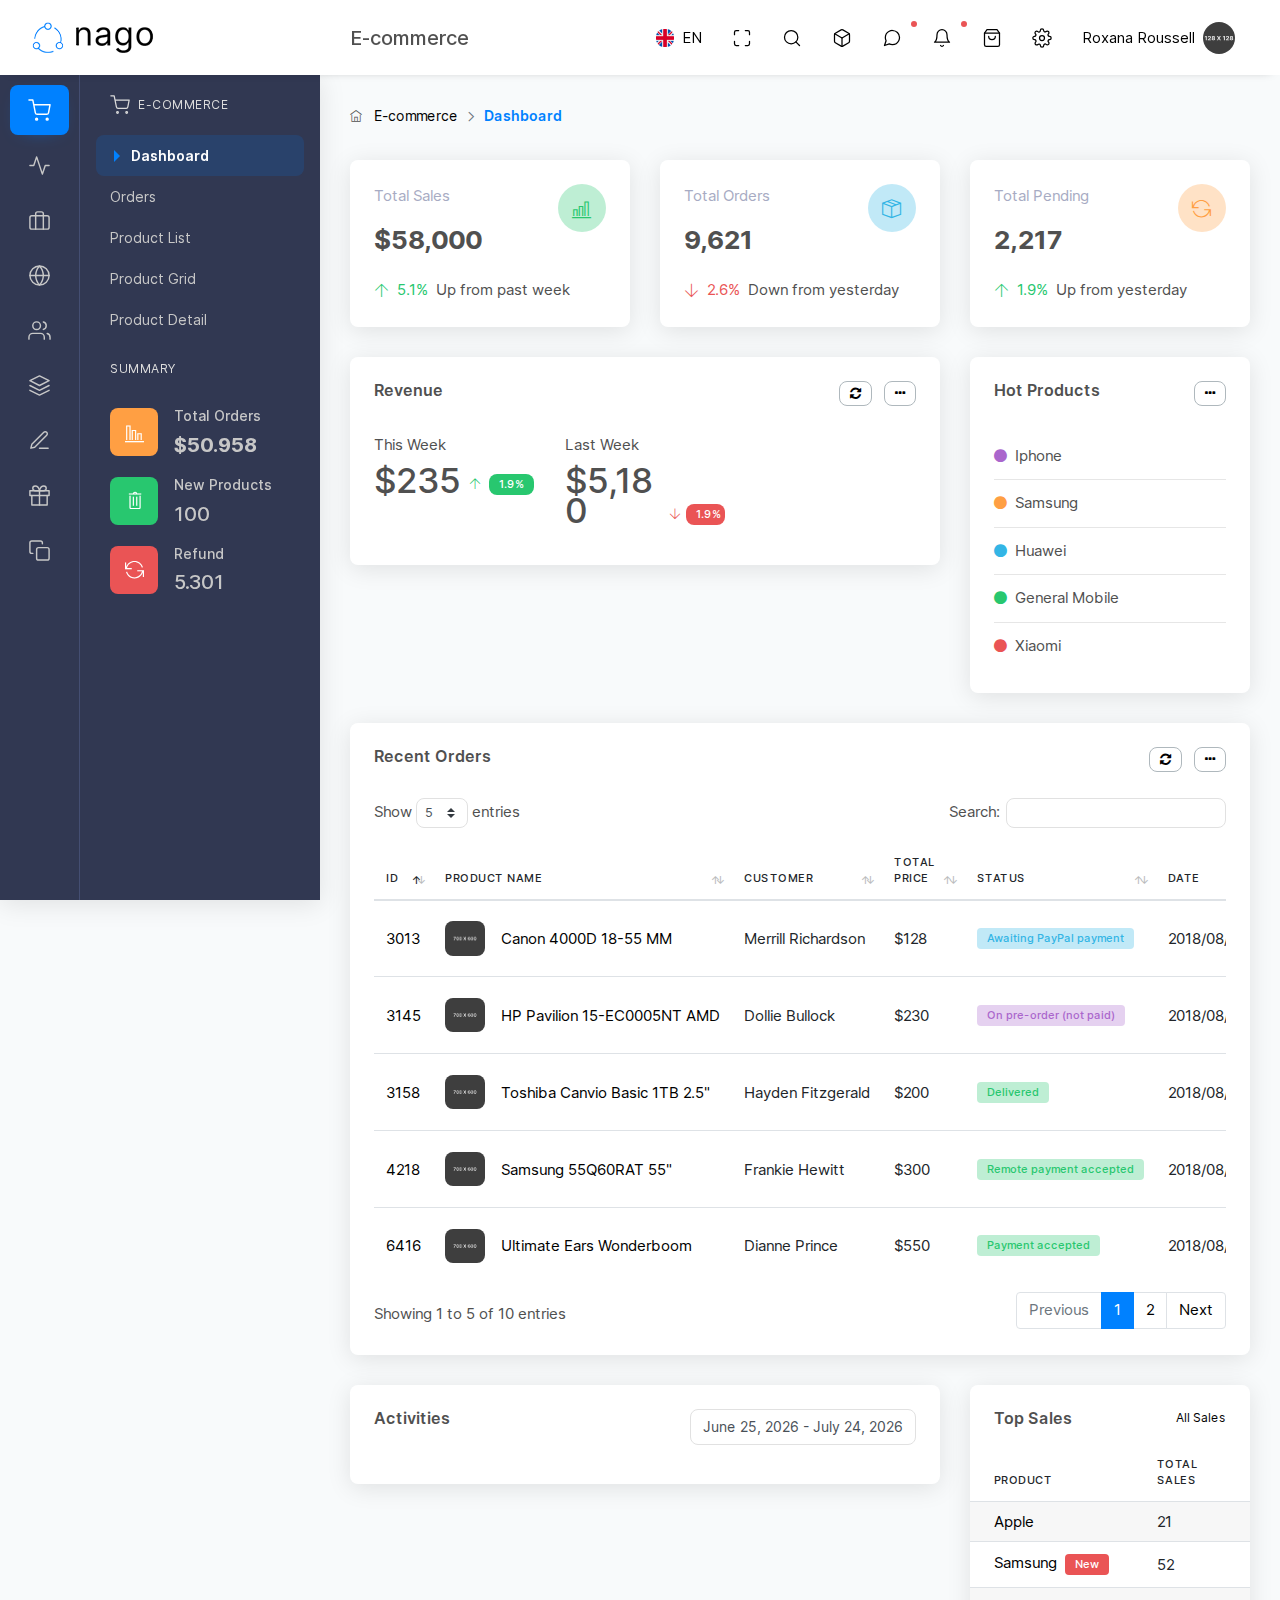
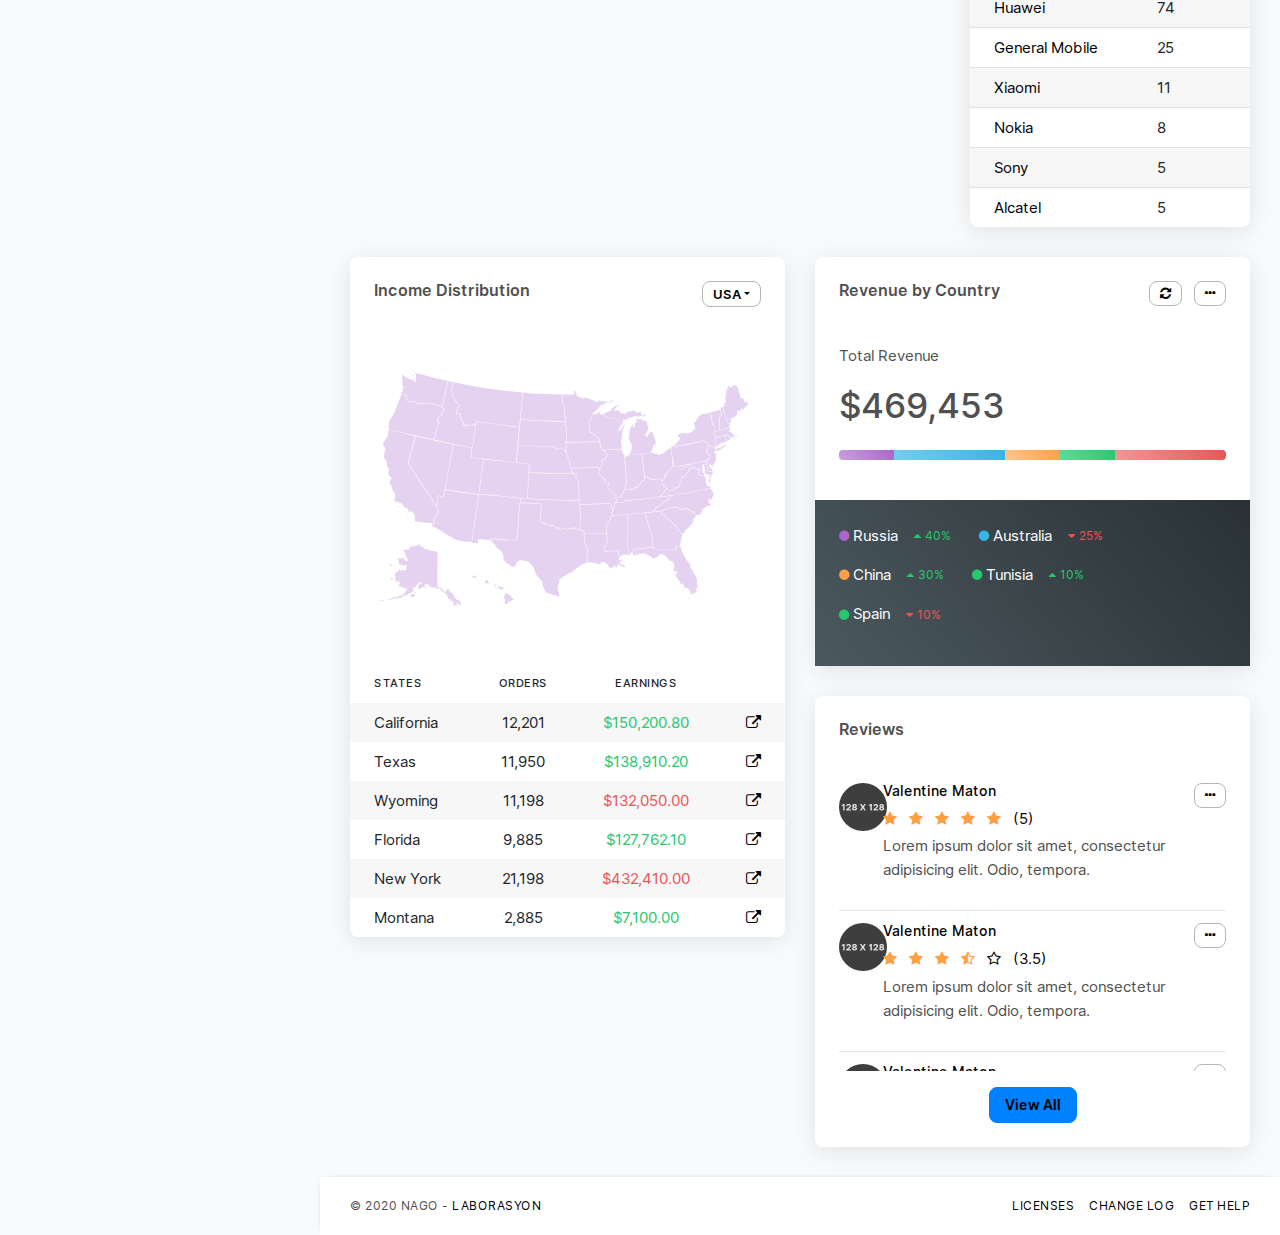
<file: nago/html/semi-dark/index.html>
<!doctype html>
<html lang="en">
<head>
    <meta charset="UTF-8">
    <meta name="viewport" content="width=device-width, initial-scale=1">
    <meta http-equiv="X-UA-Compatible" content="ie=edge">
    <title>Nago - Admin & Dashboard HTML Template</title>

    <!-- Favicon -->
    <link rel="shortcut icon" href="../../assets/media/image/favicon.png"/>

    <!-- Plugin styles -->
    <link rel="stylesheet" href="../../vendors/bundle.css" type="text/css">

        <!-- Slick -->
    <link rel="stylesheet" href="../../vendors/slick/slick.css" type="text/css">
    <link rel="stylesheet" href="../../vendors/slick/slick-theme.css" type="text/css">

    <!-- Daterangepicker -->
    <link rel="stylesheet" href="../../vendors/datepicker/daterangepicker.css" type="text/css">

    <!-- DataTable -->
    <link rel="stylesheet" href="../../vendors/dataTable/datatables.min.css" type="text/css">

    <!-- App styles -->
    <link rel="stylesheet" href="../../assets/css/app.min.css" type="text/css">
</head>
<body  class="semi-dark">

<!-- begin::preloader-->
<div class="preloader">
    <div class="preloader-icon"></div>
</div>
<!-- end::preloader -->

<!-- BEGIN: Sidebar Group -->
<div class="sidebar-group">

    <!-- BEGIN: User Menu -->
    <div class="sidebar" id="user-menu">
        <div class="py-4 text-center" data-backround-image="../../assets/media/image/image1.jpg">
            <figure class="avatar avatar-lg mb-3 border-0">
                <img src="../../assets/media/image/user/women_avatar1.jpg" class="rounded-circle" alt="image">
            </figure>
            <h5 class="d-flex align-items-center justify-content-center">Roxana Roussell</h5>
            <div>
                Balance: <strong>$500</strong>
            </div>
        </div>
        <div class="card mb-0 card-body shadow-none">
            <div class="mb-4">
                <div class="list-group list-group-flush">
                    <a href="profile.html" class="list-group-item p-l-r-0">Profile</a>
                    <a href="#" class="list-group-item p-l-r-0 d-flex">Followers</a>
                    <a href="mail.html" class="list-group-item p-l-r-0 d-flex">
                        Inbox <span class="badge badge-danger ml-auto">2</span>
                    </a>
                    <a href="#" class="list-group-item p-l-r-0">Billing</a>
                    <a href="#" class="list-group-item p-l-r-0" data-sidebar-target="#settings">Settings</a>
                    <a href="login.html" class="list-group-item p-l-r-0 text-danger" data-sidebar-target="#settings">Sign Out!</a>
                </div>
            </div>
            <div class="mb-4">
                <h6 class="d-flex justify-content-between">
                    Completed Tasks
                    <span class="float-right">%68</span>
                </h6>
                <div class="progress" style="height:5px;">
                    <div class="progress-bar bg-secondary" role="progressbar" style="width: 68%;"
                         aria-valuenow="68"
                         aria-valuemin="0" aria-valuemax="100"></div>
                </div>
            </div>
            <div class="mb-4">
                <h6 class="d-flex justify-content-between">
                    Storage
                    <span>%25</span>
                </h6>
                <div class="progress" style="height: 5px;">
                    <div class="progress-bar bg-info" role="progressbar" style="width: 40%;" aria-valuenow="40"
                         aria-valuemin="0" aria-valuemax="100"></div>
                </div>
            </div>
            <div class="mb-4">
                <h6>About</h6>
                <p class="text-muted mb-0">I love reading, traveling and discovering new things. You need to be happy in
                    life.</p>
            </div>
            <div class="mb-4">
                <h6>City</h6>
                <p class="text-muted mb-0">Germany / Berlin</p>
            </div>
            <div class="mb-4">
                <h6>Social Links</h6>
                <ul class="list-inline">
                    <li class="list-inline-item">
                        <a href="#" class="btn btn-sm btn-floating btn-facebook">
                            <i class="fa fa-facebook"></i>
                        </a>
                    </li>
                    <li class="list-inline-item">
                        <a href="#" class="btn btn-sm btn-floating btn-twitter">
                            <i class="fa fa-twitter"></i>
                        </a>
                    </li>
                    <li class="list-inline-item">
                        <a href="#" class="btn btn-sm btn-floating btn-dribbble">
                            <i class="fa fa-dribbble"></i>
                        </a>
                    </li>
                    <li class="list-inline-item">
                        <a href="#" class="btn btn-sm btn-floating btn-whatsapp">
                            <i class="fa fa-whatsapp"></i>
                        </a>
                    </li>
                    <li class="list-inline-item">
                        <a href="#" class="btn btn-sm btn-floating btn-linkedin">
                            <i class="fa fa-linkedin"></i>
                        </a>
                    </li>
                </ul>
            </div>
        </div>
    </div>
    <!-- END: User Menu -->

    <!-- BEGIN: Settings -->
    <div class="sidebar" id="settings">
        <div class="card">
            <div class="card-body">
                <h6 class="card-title">Settings</h6>
                <ul class="list-group list-group-flush">
                    <li class="list-group-item pl-0 pr-0">
                        <div class="custom-control custom-switch">
                            <input type="checkbox" class="custom-control-input" id="customSwitch1" checked>
                            <label class="custom-control-label" for="customSwitch1">Allow notifications.</label>
                        </div>
                    </li>
                    <li class="list-group-item pl-0 pr-0">
                        <div class="custom-control custom-switch">
                            <input type="checkbox" class="custom-control-input" id="customSwitch2">
                            <label class="custom-control-label" for="customSwitch2">Hide user requests</label>
                        </div>
                    </li>
                    <li class="list-group-item pl-0 pr-0">
                        <div class="custom-control custom-switch">
                            <input type="checkbox" class="custom-control-input" id="customSwitch3" checked>
                            <label class="custom-control-label" for="customSwitch3">Speed up demands</label>
                        </div>
                    </li>
                    <li class="list-group-item pl-0 pr-0">
                        <div class="custom-control custom-switch">
                            <input type="checkbox" class="custom-control-input" id="customSwitch4" checked>
                            <label class="custom-control-label" for="customSwitch4">Hide menus</label>
                        </div>
                    </li>
                    <li class="list-group-item pl-0 pr-0">
                        <div class="custom-control custom-switch">
                            <input type="checkbox" class="custom-control-input" id="customSwitch5">
                            <label class="custom-control-label" for="customSwitch5">Remember next visits</label>
                        </div>
                    </li>
                    <li class="list-group-item pl-0 pr-0">
                        <div class="custom-control custom-switch">
                            <input type="checkbox" class="custom-control-input" id="customSwitch6">
                            <label class="custom-control-label" for="customSwitch6">Enable report
                                generation.</label>
                        </div>
                    </li>
                </ul>
            </div>
        </div>
    </div>
    <!-- END: Settings -->

</div>
<!-- END: Sidebar Group -->

<!-- begin::main -->
<div class="layout-wrapper">

    <!-- begin::header -->
    <div class="header d-print-none">

        <div class="header-left">
            <div class="navigation-toggler">
                <a href="#" data-action="navigation-toggler">
                    <i data-feather="menu"></i>
                </a>
            </div>
            <div class="header-logo">
                <a href=index.html>
                    <img class="logo" src="../../assets/media/image/logo.png" alt="logo">
                    <img class="logo-light" src="../../assets/media/image/logo-light.png" alt="light logo">
                </a>
            </div>
        </div>

        <div class="header-body">
            <div class="header-body-left">
                <div class="page-title">
                    <h4>E-commerce</h4>
                </div>
            </div>
            <div class="header-body-right">
                <ul class="navbar-nav">

                    <li class="nav-item">
                        <a href="#" title="Language" class="nav-link" data-toggle="dropdown">
                            <img width="18" src="../../assets/media/image/flags/262-united-kingdom.png"
                                 alt="flag"
                                 class="mr-2 rounded" title="United Kingdom"> EN
                        </a>
                        <div class="dropdown-menu">
                            <a href="#" class="dropdown-item">
                                <img width="18" src="../../assets/media/image/flags/003-tanzania.png"
                                     class="mr-2 rounded"
                                     alt="flag">
                                Tanzania
                            </a>
                            <a href="#" class="dropdown-item">
                                <img width="18" src="../../assets/media/image/flags/261-china.png"
                                     class="mr-2 rounded"
                                     alt="flag"> China
                            </a>
                            <a href="#" class="dropdown-item">
                                <img width="18" src="../../assets/media/image/flags/013-tunisia.png"
                                     class="mr-2 rounded"
                                     alt="flag">
                                Tunisia
                            </a>
                            <a href="#" class="dropdown-item">
                                <img width="18" src="../../assets/media/image/flags/044-spain.png"
                                     class="mr-2 rounded"
                                     alt="flag"> Spain
                            </a>
                        </div>
                    </li>

                    <!-- begin::header fullscreen -->
                    <li class="nav-item dropdown">
                        <a href="#" class="nav-link" title="Fullscreen" data-toggle="fullscreen">
                            <i class="maximize" data-feather="maximize"></i>
                            <i class="minimize" data-feather="minimize"></i>
                        </a>
                    </li>
                    <!-- end::header fullscreen -->

                    <!-- begin::header search -->
                    <li class="nav-item">
                        <a href="#" class="nav-link" title="Search" data-toggle="dropdown">
                            <i data-feather="search"></i>
                        </a>
                        <div class="dropdown-menu p-2 dropdown-menu-right">
                            <form>
                                <div class="input-group">
                                    <input type="text" class="form-control" placeholder="Search">
                                    <div class="input-group-prepend">
                                        <button class="btn" type="button">
                                            <i data-feather="search"></i>
                                        </button>
                                    </div>
                                </div>
                            </form>
                        </div>
                    </li>
                    <!-- end::header search -->

                    <!-- begin::apps -->
                    <li class="nav-item dropdown">
                        <a href="#" class="nav-link" title="Apps" data-toggle="dropdown">
                            <i data-feather="box"></i>
                        </a>
                        <div class="dropdown-menu dropdown-menu-right dropdown-menu-big">
                            <div class="bg-dark p-4 text-center d-flex justify-content-between">
                                <h5 class="mb-0">Apps</h5>
                            </div>
                            <div class="p-3">
                                <div class="row row-xs">
                                    <div class="col-6">
                                        <a href="chat.html">
                                            <div class="border-radius-1 text-center mb-3">
                                                <figure class="avatar avatar-lg border-0">
                                                <span class="avatar-title bg-primary text-white rounded-circle">
                                                    <i class="width-30 height-30" data-feather="message-circle"></i>
                                                </span>
                                                </figure>
                                                <div class="mt-2">Chat</div>
                                            </div>
                                        </a>
                                    </div>
                                    <div class="col-6">
                                        <a href="mail.html">
                                            <div class="border-radius-1 text-center mb-3">
                                                <figure class="avatar avatar-lg border-0">
                                                <span class="avatar-title bg-secondary text-white rounded-circle">
                                                    <i class="width-30 height-30" data-feather="mail"></i>
                                                </span>
                                                </figure>
                                                <div class="mt-2">Mail</div>
                                            </div>
                                        </a>
                                    </div>
                                    <div class="col-6">
                                        <a href="todo-list.html">
                                            <div class="border-radius-1 text-center">
                                                <figure class="avatar avatar-lg border-0">
                                                <span class="avatar-title bg-info text-white rounded-circle">
                                                    <i class="width-30 height-30" data-feather="check-circle"></i>
                                                </span>
                                                </figure>
                                                <div class="mt-2">Todo List</div>
                                            </div>
                                        </a>
                                    </div>
                                    <div class="col-6">
                                        <a href="file-manager.html">
                                            <div class="border-radius-1 text-center">
                                                <figure class="avatar avatar-lg border-0">
                                                <span class="avatar-title bg-warning text-white rounded-circle">
                                                    <i class="width-30 height-30" data-feather="file"></i>
                                                </span>
                                                </figure>
                                                <div class="mt-2">File Manager</div>
                                            </div>
                                        </a>
                                    </div>
                                </div>
                            </div>
                        </div>
                    </li>
                    <!-- end::apps -->

                    <!-- begin::header messages dropdown -->
                    <li class="nav-item dropdown">
                        <a href="#" class="nav-link nav-link-notify" title="Chats" data-toggle="dropdown">
                            <i data-feather="message-circle"></i>
                        </a>
                        <div class="dropdown-menu dropdown-menu-right dropdown-menu-big">
                            <div class="bg-dark p-4 text-center d-flex justify-content-between align-items-center">
                                <h5 class="mb-0">Chats</h5>
                                <small class="opacity-7">2 unread chats</small>
                            </div>
                            <div>
                                <ul class="list-group list-group-flush">
                                    <li>
                                        <a href="#" class="list-group-item d-flex align-items-center hide-show-toggler">
                                            <div>
                                                <figure class="avatar mr-2">
                                                    <img src="../../assets/media/image/user/man_avatar1.jpg"
                                                         class="rounded-circle" alt="user">
                                                </figure>
                                            </div>
                                            <div class="flex-grow-1">
                                                <p class="mb-0 line-height-20 d-flex justify-content-between">
                                                    Herbie Pallatina
                                                    <i title="Mark as read" data-toggle="tooltip"
                                                       class="hide-show-toggler-item fa fa-circle-o font-size-11"></i>
                                                </p>
                                                <div class="small text-muted">
                                                    <span class="mr-2">02:30 PM</span>
                                                    <span>Have you madimage</span>
                                                </div>
                                            </div>
                                        </a>
                                    </li>
                                    <li>
                                        <a href="#"
                                           class="list-group-item d-flex align-items-center hide-show-toggler">
                                            <div>
                                                <figure class="avatar mr-2">
                                                    <img src="../../assets/media/image/user/women_avatar5.jpg"
                                                         class="rounded-circle" alt="user">
                                                </figure>
                                            </div>
                                            <div class="flex-grow-1">
                                                <p class="mb-0 line-height-20 d-flex justify-content-between">
                                                    Andrei Miners
                                                    <i title="Mark as read" data-toggle="tooltip"
                                                       class="hide-show-toggler-item fa fa-circle-o font-size-11"></i>
                                                </p>
                                                <div class="small text-muted">
                                                    <span class="mr-2">08:36 PM</span>
                                                    <span>I have a meetinimage</span>
                                                </div>
                                            </div>
                                        </a>
                                    </li>
                                    <li class="text-divider small pb-2 pl-3 pt-3">
                                        <span>Old chats</span>
                                    </li>
                                    <li>
                                        <a href="#"
                                           class="list-group-item d-flex align-items-center hide-show-toggler">
                                            <div>
                                                <figure class="avatar mr-2">
                                                    <img src="../../assets/media/image/user/man_avatar3.jpg"
                                                         class="rounded-circle" alt="user">
                                                </figure>
                                            </div>
                                            <div class="flex-grow-1">
                                                <p class="mb-0 line-height-20 d-flex justify-content-between">
                                                    Kevin added
                                                    <i title="Mark as unread" data-toggle="tooltip"
                                                       class="hide-show-toggler-item fa fa-check font-size-11"></i>
                                                </p>
                                                <div class="small text-muted">
                                                    <span class="mr-2">11:09 PM</span>
                                                    <span>Have you madimage</span>
                                                </div>
                                            </div>
                                        </a>
                                    </li>
                                    <li>
                                        <a href="#" class="list-group-item d-flex align-items-center hide-show-toggler">
                                            <div>
                                                <figure class="avatar mr-2">
                                                    <img src="../../assets/media/image/user/man_avatar2.jpg"
                                                         class="rounded-circle" alt="user">
                                                </figure>
                                            </div>
                                            <div class="flex-grow-1">
                                                <p class="mb-0 line-height-20 d-flex justify-content-between">
                                                    Eugenio Carnelley
                                                    <i title="Mark as unread" data-toggle="tooltip"
                                                       class="hide-show-toggler-item fa fa-check font-size-11"></i>
                                                </p>
                                                <div class="small text-muted">
                                                    <span class="mr-2">Yesterday</span>
                                                    <span>I have a meetinimage</span>
                                                </div>
                                            </div>
                                        </a>
                                    </li>
                                    <li>
                                        <a href="#"
                                           class="list-group-item d-flex align-items-center hide-show-toggler">
                                            <div>
                                                <figure class="avatar mr-2">
                                                    <img src="../../assets/media/image/user/women_avatar1.jpg"
                                                         class="rounded-circle" alt="user">
                                                </figure>
                                            </div>
                                            <div class="flex-grow-1">
                                                <p class="mb-0 line-height-20 d-flex justify-content-between">
                                                    Neely Ferdinand
                                                    <i title="Mark as unread" data-toggle="tooltip"
                                                       class="hide-show-toggler-item fa fa-check font-size-11"></i>
                                                </p>
                                                <div class="small text-muted">
                                                    <span class="mr-2">Yesterday</span>
                                                    <span>I have a meetinimage</span>
                                                </div>
                                            </div>
                                        </a>
                                    </li>
                                </ul>
                            </div>
                            <div class="p-2 text-right border-top">
                                <ul class="list-inline small">
                                    <li class="list-inline-item mb-0">
                                        <a href="#">Mark All Read</a>
                                    </li>
                                </ul>
                            </div>
                        </div>
                    </li>
                    <!-- end::header messages dropdown -->

                    <!-- begin::header notification dropdown -->
                    <li class="nav-item dropdown">
                        <a href="#" class="nav-link nav-link-notify" title="Notifications" data-toggle="dropdown">
                            <i data-feather="bell"></i>
                        </a>
                        <div class="dropdown-menu dropdown-menu-right dropdown-menu-big">
                            <div class="bg-dark p-4 text-center d-flex justify-content-between align-items-center">
                                <h5 class="mb-0">Notifications</h5>
                                <small class="opacity-7">1 unread notifications</small>
                            </div>
                            <div>
                                <ul class="list-group list-group-flush">
                                    <li>
                                        <a href="#" class="list-group-item d-flex align-items-center hide-show-toggler">
                                            <div>
                                                <figure class="avatar mr-2">
                                                <span
                                                    class="avatar-title bg-success-bright text-success rounded-circle">
                                                    <i class="ti-user"></i>
                                                </span>
                                                </figure>
                                            </div>
                                            <div class="flex-grow-1">
                                                <p class="mb-0 line-height-20 d-flex justify-content-between">
                                                    New customer registered
                                                    <i title="Mark as read" data-toggle="tooltip"
                                                       class="hide-show-toggler-item fa fa-circle-o font-size-11"></i>
                                                </p>
                                                <span class="text-muted small">20 min ago</span>
                                            </div>
                                        </a>
                                    </li>
                                    <li class="text-divider small pb-2 pl-3 pt-3">
                                        <span>Old notifications</span>
                                    </li>
                                    <li>
                                        <a href="#" class="list-group-item d-flex align-items-center hide-show-toggler">
                                            <div>
                                                <figure class="avatar mr-2">
                                                <span
                                                    class="avatar-title bg-warning-bright text-warning rounded-circle">
                                                    <i class="ti-package"></i>
                                                </span>
                                                </figure>
                                            </div>
                                            <div class="flex-grow-1">
                                                <p class="mb-0 line-height-20 d-flex justify-content-between">
                                                    New Order Recieved
                                                    <i title="Mark as unread" data-toggle="tooltip"
                                                       class="hide-show-toggler-item fa fa-check font-size-11"></i>
                                                </p>
                                                <span class="text-muted small">45 sec ago</span>
                                            </div>
                                        </a>
                                    </li>
                                    <li>
                                        <a href="#"
                                           class="list-group-item d-flex align-items-center hide-show-toggler">
                                            <div>
                                                <figure class="avatar mr-2">
                                                <span class="avatar-title bg-danger-bright text-danger rounded-circle">
                                                    <i class="ti-server"></i>
                                                </span>
                                                </figure>
                                            </div>
                                            <div class="flex-grow-1">
                                                <p class="mb-0 line-height-20 d-flex justify-content-between">
                                                    Server Limit Reached!
                                                    <i title="Mark as unread" data-toggle="tooltip"
                                                       class="hide-show-toggler-item fa fa-check font-size-11"></i>
                                                </p>
                                                <span class="text-muted small">55 sec ago</span>
                                            </div>
                                        </a>
                                    </li>
                                    <li>
                                        <a href="#"
                                           class="list-group-item d-flex align-items-center hide-show-toggler">
                                            <div>
                                                <figure class="avatar mr-2">
                                                <span class="avatar-title bg-info-bright text-info rounded-circle">
                                                    <i class="ti-layers"></i>
                                                </span>
                                                </figure>
                                            </div>
                                            <div class="flex-grow-1">
                                                <p class="mb-0 line-height-20 d-flex align-items-center justify-content-between">
                                                    Apps are ready for update
                                                    <i title="Mark as unread" data-toggle="tooltip"
                                                       class="hide-show-toggler-item fa fa-check font-size-11"></i>
                                                </p>
                                                <span class="text-muted small">Yesterday</span>
                                            </div>
                                        </a>
                                    </li>
                                </ul>
                            </div>
                            <div class="p-2 text-right border-top">
                                <ul class="list-inline small">
                                    <li class="list-inline-item mb-0">
                                        <a href="#">Mark All Read</a>
                                    </li>
                                </ul>
                            </div>
                        </div>
                    </li>
                    <!-- end::header notification dropdown -->

                    <!-- BEGIN: Cart -->
                    <li class="nav-item">
                        <a href="#" title="Cart" class="nav-link" data-toggle="dropdown">
                            <i data-feather="shopping-bag"></i>
                        </a>
                        <div class="dropdown-menu dropdown-menu-right dropdown-menu-big">
                            <div class="bg-dark p-4 text-center d-flex justify-content-between align-items-center">
                                <h5 class="mb-0">Cart</h5>
                                <small class="opacity-7">3 products</small>
                            </div>
                            <div>
                                <div class="list-group list-group-flush">
                                    <a href="#" class="p-3 list-group-item d-flex">
                                        <div>
                                            <figure class="avatar mr-3">
                                                <img src="../../assets/media/image/products/product6.png"
                                                     alt="Canon 4000D 18-55 MM">
                                            </figure>
                                        </div>
                                        <div class="flex-grow-1">
                                            <p class="mb-0 line-height-20 d-flex justify-content-between">
                                                Canon 4000D 18-55 MM
                                                <i title="Close" data-toggle="tooltip"
                                                   class="hide-show-toggler-item ti-close"></i>
                                            </p>
                                            <span class="text-muted small">1 X $1,200</span>
                                        </div>
                                    </a>
                                    <a href="#" class="p-3 list-group-item d-flex">
                                        <div>
                                            <figure class="avatar mr-3">
                                                <img src="../../assets/media/image/products/product3.png"
                                                     alt="pineapple">
                                            </figure>
                                        </div>
                                        <div class="flex-grow-1">
                                            <p class="mb-0 line-height-20 d-flex justify-content-between">
                                                Snopy SN-BT96 Pretty
                                                <i title="Close" data-toggle="tooltip"
                                                   class="hide-show-toggler-item ti-close"></i>
                                            </p>
                                            <span class="text-muted small">1 X $250</span>
                                        </div>
                                    </a>
                                    <a href="#" class="p-3 list-group-item d-flex">
                                        <div>
                                            <figure class="avatar mr-3">
                                                <img src="../../assets/media/image/products/product7.png"
                                                     class="rounded" alt="pineapple">
                                            </figure>
                                        </div>
                                        <div class="flex-grow-1">
                                            <p class="mb-0 line-height-20 d-flex justify-content-between">
                                                Lenovo Tab E10 TB-X104F 32GB
                                                <i title="Close" data-toggle="tooltip"
                                                   class="hide-show-toggler-item ti-close"></i>
                                            </p>
                                            <span class="text-muted small">2 X $100</span>
                                        </div>
                                    </a>
                                </div>
                            </div>
                            <div class="p-3 border-top text-right">
                                <p class="d-flex justify-content-between align-items-center mb-2">
                                    <span>Sub Total</span>
                                    <span>$1,650</span>
                                </p>
                                <p class="d-flex justify-content-between align-items-center mb-2">
                                    <span>Taxes</span>
                                    <span>$15</span>
                                </p>
                                <p class="d-flex justify-content-between align-items-center mb-2 font-weight-bold">
                                    <span>Total</span>
                                    <span>$1,675</span>
                                </p>
                                <button class="btn btn-primary btn-block mt-2">
                                    Order and Payment <i class="ti-arrow-right ml-2"></i>
                                </button>
                            </div>
                        </div>
                    </li>
                    <!-- END: Cart -->

                    <!-- begin::settings -->
                    <li class="nav-item dropdown">
                        <a href="#" class="nav-link" title="Settings" data-sidebar-target="#settings">
                            <i data-feather="settings"></i>
                        </a>
                    </li>
                    <!-- end::settings -->

                    <!-- begin::user menu -->
                    <li class="nav-item dropdown">
                        <a href="#" class="nav-link" title="User menu" data-sidebar-target="#user-menu">
                            <span class="mr-2 d-sm-inline d-none">Roxana Roussell</span>
                            <figure class="avatar avatar-sm">
                                <img src="../../assets/media/image/user/women_avatar1.jpg" class="rounded-circle"
                                     alt="avatar">
                            </figure>
                        </a>
                    </li>
                    <!-- end::user menu -->

                </ul>

                <!-- begin::mobile header toggler -->
                <ul class="navbar-nav d-flex align-items-center">
                    <li class="nav-item header-toggler">
                        <a href="#" class="nav-link">
                            <i data-feather="arrow-down"></i>
                        </a>
                    </li>
                </ul>
                <!-- end::mobile header toggler -->
            </div>
        </div>

    </div>
    <!-- end::header -->

    <div class="content-wrapper">

        <!-- begin::navigation -->
        <div class="navigation">
            <div class="navigation-menu-tab">
                <ul>
                    <li>
                        <a href="#" data-toggle="tooltip" data-placement="right" title="Ecommerce"
                           data-nav-target="#ecommerce">
                            <i data-feather="shopping-cart"></i>
                        </a>
                    </li>
                    <li>
                        <a href="#" data-toggle="tooltip" data-placement="right" title="Analytics"
                           data-nav-target="#analytics">
                            <i data-feather="activity"></i>
                        </a>
                    </li>
                    <li>
                        <a href="#" data-toggle="tooltip" data-placement="right" title="Projects"
                           data-nav-target="#projects">
                            <i data-feather="briefcase"></i>
                        </a>
                    </li>
                    <li>
                        <a href="#" data-toggle="tooltip"
                           data-placement="right" title="Apps" data-nav-target="#apps">
                            <i data-feather="globe"></i>
                        </a>
                    </li>
                    <li>
                        <a href="#" data-toggle="tooltip" data-placement="right" title="User"
                           data-nav-target="#user">
                            <i data-feather="users"></i>
                        </a>
                    </li>
                    <li>
                        <a href="#" data-toggle="tooltip"
                           data-placement="right" title="Components"
                           data-nav-target="#components">
                            <i data-feather="layers"></i>
                        </a>
                    </li>
                    <li>
                        <a href="#" data-toggle="tooltip"
                           data-placement="right" title="Forms"
                           data-nav-target="#forms">
                            <i data-feather="edit-3"></i>
                        </a>
                    </li>
                    <li>
                        <a href="#" data-toggle="tooltip"
                           data-placement="right" title="Plugins"
                           data-nav-target="#plugins">
                            <i data-feather="gift"></i>
                        </a>
                    </li>
                    <li>
                        <a href="#" data-toggle="tooltip"
                           data-placement="right" title="Pages" data-nav-target="#pages">
                            <i data-feather="copy"></i>
                        </a>
                    </li>
                </ul>
            </div>
            <div class="navigation-menu-body">
                <div class="navigation-menu-group">
                    <div id="ecommerce">
                        <ul>
                            <li class="navigation-divider d-flex align-items-center">
                                <i class="mr-2" data-feather="shopping-cart"></i> E-commerce
                            </li>
                            <li>
                                <a  class="active"
                                    href="ecommerce-dashboard.html">Dashboard</a></li>
                            <li>
                                <a  href="orders.html">Orders</a></li>
                            <li>
                                <a  href="product-list.html">Product List</a></li>
                            <li>
                                <a  href="product-grid.html">Product Grid</a></li>
                            <li>
                                <a  href="product-detail.html">Product Detail</a></li>
                            <li class="navigation-divider">Summary</li>
                            <li>
                                <a href="#" class="d-flex align-items-start">
                                    <div>
                                        <figure class="avatar mr-3">
                                <span class="avatar-title bg-warning rounded">
                                    <i class="ti-bar-chart-alt"></i>
                                </span>
                                        </figure>
                                    </div>
                                    <div>
                                        <h6>Total Orders</h6>
                                        <h4 class="mb-0 font-weight-bold">$50.958</h4>
                                    </div>
                                </a>
                            </li>
                            <li>
                                <a href="#" class="d-flex align-items-start">
                                    <div>
                                        <figure class="avatar mr-3">
                                <span class="avatar-title bg-success rounded">
                                    <i class="ti-trash"></i>
                                </span>
                                        </figure>
                                    </div>
                                    <div>
                                        <h6>New Products</h6>
                                        <h4 class="mb-0">100</h4>
                                    </div>
                                </a>
                            </li>
                            <li>
                                <a href="#" class="d-flex align-items-start">
                                    <div>
                                        <figure class="avatar mr-3">
                                <span class="avatar-title bg-danger rounded">
                                    <i class="ti-reload"></i>
                                </span>
                                        </figure>
                                    </div>
                                    <div>
                                        <h6>Refund</h6>
                                        <h4 class="mb-0">5.301</h4>
                                    </div>
                                </a>
                            </li>
                        </ul>
                    </div>
                    <div id="analytics">
                        <ul>
                            <li class="navigation-divider d-flex align-items-center">
                                <i class="mr-2" data-feather="activity"></i> Analytics
                            </li>
                            <li>
                                <a  href="analytics-dashboard.html">Dashboard</a></li>
                            <li>
                                <a  href="customers.html">Customers</a></li>
                            <li class="navigation-divider">Summary</li>
                            <li>
                                <a href="#" class="d-flex align-items-start">
                                    <div>
                                        <figure class="avatar mr-2">
                                <span class="avatar-title bg-warning rounded-circle">
                                    <i class="ti-bar-chart-alt"></i>
                                </span>
                                        </figure>
                                    </div>
                                    <div>
                                        <h6 class="mb-0">Total Sales</h6>
                                        <p class="text-muted mb-0 small">This Mounth</p>
                                        <h4 class="mb-0">$50.958</h4>
                                    </div>
                                </a>
                            </li>
                            <li>
                                <a href="#" class="d-flex align-items-start">
                                    <div>
                                        <figure class="avatar mr-2">
                                <span class="avatar-title bg-success rounded-circle">
                                    <i class="ti-world"></i>
                                </span>
                                        </figure>
                                    </div>
                                    <div>
                                        <h6 class="mb-0">Projects</h6>
                                        <p class="text-muted mb-0 small">Today</p>
                                        <h4 class="mb-0">35</h4>
                                    </div>
                                </a>
                            </li>
                            <li>
                                <a href="#" class="d-flex align-items-start">
                                    <div>
                                        <figure class="avatar mr-2">
                                <span class="avatar-title bg-info rounded-circle">
                                    <i class="ti-user"></i>
                                </span>
                                        </figure>
                                    </div>
                                    <div>
                                        <h6 class="mb-0">Total Visitor</h6>
                                        <p class="text-muted mb-0 small">Today</p>
                                        <h4 class="mb-0">5.301</h4>
                                    </div>
                                </a>
                            </li>
                        </ul>
                    </div>
                    <div id="projects">
                        <ul>
                            <li class="navigation-divider d-flex align-items-center">
                                <i class="mr-2" data-feather="briefcase"></i> Projects
                            </li>
                            <li>
                                <a  href="projects-dashboard.html">Dashboard</a></li>
                            <li>
                                <a  href="project-list.html">Project List</a></li>
                            <li>
                                <a  href="project-grid.html">Project Grid</a></li>
                            <li>
                                <a  href="project-detail.html">Project Detail</a></li>
                            <li>
                                <a  href="clients.html">Clients</a></li>
                            <li class="navigation-divider">Summary</li>
                            <li>
                                <a href="#" class="d-flex align-items-start">
                                    <div>
                                        <figure class="avatar mr-2">
                                <span class="avatar-title bg-warning rounded-circle">
                                    <i class="ti-bar-chart-alt"></i>
                                </span>
                                        </figure>
                                    </div>
                                    <div>
                                        <h6 class="mb-0">Total Sales</h6>
                                        <p class="text-muted mb-0 small">This Mounth</p>
                                        <h4 class="mb-0">$50.958</h4>
                                    </div>
                                </a>
                            </li>
                            <li>
                                <a href="#" class="d-flex align-items-start">
                                    <div>
                                        <figure class="avatar mr-2">
                                <span class="avatar-title bg-success rounded-circle">
                                    <i class="ti-world"></i>
                                </span>
                                        </figure>
                                    </div>
                                    <div>
                                        <h6 class="mb-0">Projects</h6>
                                        <p class="text-muted mb-0 small">Today</p>
                                        <h4 class="mb-0">35</h4>
                                    </div>
                                </a>
                            </li>
                            <li>
                                <a href="#" class="d-flex align-items-start">
                                    <div>
                                        <figure class="avatar mr-2">
                                <span class="avatar-title bg-info rounded-circle">
                                    <i class="ti-user"></i>
                                </span>
                                        </figure>
                                    </div>
                                    <div>
                                        <h6 class="mb-0">Total Visitor</h6>
                                        <p class="text-muted mb-0 small">Today</p>
                                        <h4 class="mb-0">5.301</h4>
                                    </div>
                                </a>
                            </li>
                        </ul>
                    </div>
                    <div id="apps">
                        <ul>
                            <li class="navigation-divider d-flex align-items-center">
                                <i class="mr-2" data-feather="globe"></i> Apps
                            </li>
                            <li>
                                <a  href="chat.html">
                                    <span>Chat</span>
                                    <span class="badge badge-danger">5</span>
                                </a>
                            </li>
                            <li>
                                <a  href="mail.html">
                                    <span>Mail</span>
                                </a>
                            </li>
                            <li>
                                <a  href="todo-list.html">
                                    <span>Todo List</span>
                                    <span class="badge badge-warning">2</span>
                                </a>
                            </li>
                            <li>
                                <a  href="file-manager.html">
                                    <span>File Manager</span>
                                </a>
                            </li>
                            <li>
                                <a  href="calendar.html">
                                    <span>Calendar</span>
                                </a>
                            </li>
                            <li>
                                <a  href="gallery.html">
                                    <span>Gallery</span>
                                </a>
                            </li>
                            <li>
                                <a  href="invoice.html">Invoice</a></li>
                            <li class="navigation-divider">Recent Contacts</li>
                            <li>
                                <div class="list-group list-group-flush">
                                    <a href="#" class="list-group-item d-flex align-items-center">
                                        <div>
                                            <div class="avatar avatar-sm m-r-10">
                                                <img src="../../assets/media/image/user/man_avatar1.jpg"
                                                     class="rounded-circle" alt="image">
                                            </div>
                                        </div>
                                        <span>Valentine Maton</span>
                                    </a>
                                    <a href="#" class="list-group-item d-flex align-items-center">
                                        <div>
                                            <div class="avatar avatar-sm m-r-10">
                                                <img src="../../assets/media/image/user/women_avatar2.jpg"
                                                     class="rounded-circle" alt="image">
                                            </div>
                                        </div>
                                        <span>Holmes Cherryman</span>
                                    </a>
                                    <a href="#" class="list-group-item d-flex align-items-center">
                                        <div>
                                            <div class="avatar avatar-sm m-r-10">
                                                <img src="../../assets/media/image/user/women_avatar4.jpg"
                                                     class="rounded-circle" alt="image">
                                            </div>
                                        </div>
                                        <span>Kenneth Hune</span>
                                    </a>
                                    <a href="#" class="list-group-item d-flex align-items-center">
                                        <div>
                                            <div class="avatar avatar-sm m-r-10">
                                                <img src="../../assets/media/image/user/women_avatar3.jpg"
                                                     class="rounded-circle" alt="image">
                                            </div>
                                        </div>
                                        <span>Holmes Cherryman</span>
                                    </a>
                                    <a href="#" class="list-group-item d-flex align-items-center">
                                        <div>
                                            <div class="avatar avatar-sm m-r-10">
                                                <img src="../../assets/media/image/user/women_avatar5.jpg"
                                                     class="rounded-circle" alt="image">
                                            </div>
                                        </div>
                                        <span>Kenneth Hune</span>
                                    </a>
                                </div>
                            </li>
                        </ul>
                    </div>
                    <div id="user">
                        <ul>
                            <li class="navigation-divider d-flex align-items-center">
                                <i class="mr-2" data-feather="users"></i> User
                            </li>
                            <li>
                                <a  href="profile.html">Profile</a></li>
                            <li>
                                <a  href="user-list.html">User List</a></li>
                            <li>
                                <a  href="user-edit.html">User Edit</a></li>
                            <li><a href="login.html" target="_blank">Login</a></li>
                            <li><a href="register.html" target="_blank">Register</a></li>
                            <li><a href="recovery-password.html" target="_blank">Recovery Password</a>
                            </li>
                            <li><a href="lock-screen.html" target="_blank">Lock Screen</a></li>
                            <li class="navigation-divider">Followers</li>
                            <li>
                                <div class="avatar-group ml-4">
                                    <figure class="avatar avatar-sm">
                                        <a href="#" title="Krisha McAlees" data-toggle="tooltip">
                                            <img src="../../assets/media/image/user/women_avatar4.jpg" class="rounded-circle"
                                                 alt="avatar">
                                        </a>
                                    </figure>
                                    <figure class="avatar avatar-sm">
                                        <a href="#" title="Rozella Baskerfield" data-toggle="tooltip">
                                            <span class="avatar-title bg-info rounded-circle">R</span>
                                        </a>
                                    </figure>
                                    <figure class="avatar avatar-sm">
                                        <a href="#" title="Hilton Dew" data-toggle="tooltip">
                                            <img src="../../assets/media/image/user/man_avatar3.jpg" class="rounded-circle"
                                                 alt="avatar">
                                        </a>
                                    </figure>
                                    <figure class="avatar avatar-sm">
                                        <a href="#" title="Mellie Smittoune" data-toggle="tooltip">
                                            <img src="../../assets/media/image/user/man_avatar1.jpg" class="rounded-circle"
                                                 alt="avatar">
                                        </a>
                                    </figure>
                                    <figure class="avatar avatar-sm">
                                        <a href="#" title="Avery Hampshire" data-toggle="tooltip">
                                            <span class="avatar-title bg-warning rounded-circle">A</span>
                                        </a>
                                    </figure>
                                    <figure class="avatar avatar-sm">
                                        <a href="#" title="Krisha McAlees" data-toggle="tooltip">
                                            <img src="../../assets/media/image/user/women_avatar2.jpg" class="rounded-circle"
                                                 alt="avatar">
                                        </a>
                                    </figure>
                                    <figure class="avatar avatar-sm">
                                        <a href="#" title="Rozella Baskerfield" data-toggle="tooltip">
                                            <span class="avatar-title bg-success rounded-circle">R</span>
                                        </a>
                                    </figure>
                                    <figure class="avatar avatar-sm">
                                        <a href="#" title="Other" data-toggle="tooltip">
                                            <span class="avatar-title bg-dark rounded-circle">+5</span>
                                        </a>
                                    </figure>
                                </div>
                            </li>
                            <li class="navigation-divider">Following</li>
                            <li>
                                <div class="avatar-group ml-4">
                                    <figure class="avatar avatar-sm">
                                        <a href="#" title="Krisha McAlees" data-toggle="tooltip">
                                            <img src="../../assets/media/image/user/women_avatar5.jpg" class="rounded-circle"
                                                 alt="avatar">
                                        </a>
                                    </figure>
                                    <figure class="avatar avatar-sm">
                                        <a href="#" title="Darby Croci" data-toggle="tooltip">
                                            <span class="avatar-title bg-danger rounded-circle">D</span>
                                        </a>
                                    </figure>
                                    <figure class="avatar avatar-sm">
                                        <a href="#" title="Hilton Dew" data-toggle="tooltip">
                                            <img src="../../assets/media/image/user/man_avatar5.jpg" class="rounded-circle"
                                                 alt="avatar">
                                        </a>
                                    </figure>
                                    <figure class="avatar avatar-sm">
                                        <a href="#" title="Mellie Smittoune" data-toggle="tooltip">
                                            <img src="../../assets/media/image/user/man_avatar2.jpg" class="rounded-circle"
                                                 alt="avatar">
                                        </a>
                                    </figure>
                                    <figure class="avatar avatar-sm">
                                        <a href="#" title="Mahalia Lemme" data-toggle="tooltip">
                                            <span class="avatar-title bg-secondary rounded-circle">M</span>
                                        </a>
                                    </figure>
                                </div>
                            </li>
                        </ul>
                    </div>
                    <div id="components">
                        <ul>
                            <li class="navigation-divider d-flex align-items-center">
                                <i class="mr-2" data-feather="layers"></i> Components
                            </li>
                            <li>
                                <a href="#">Basic Components</a>
                                <ul>
                                    <li>
                                        <a  href="alert.html">Alerts</a></li>
                                    <li>
                                        <a  href="accordion.html">Accordion</a></li>
                                    <li>
                                        <a  href="buttons.html">Buttons</a></li>
                                    <li>
                                        <a  href="dropdown.html">Dropdown</a></li>
                                    <li>
                                        <a  href="list-group.html">List Group</a></li>
                                    <li>
                                        <a  href="pagination.html">Pagination</a></li>
                                    <li>
                                        <a  href="typography.html">Typography</a></li>
                                    <li>
                                        <a  href="media-object.html">Media Object</a>
                                    </li>
                                    <li>
                                        <a  href="progress.html">Progress</a></li>
                                    <li>
                                        <a  href="modal.html">Modal</a></li>
                                    <li>
                                        <a  href="spinners.html">Spinners</a></li>
                                    <li>
                                        <a  href="navs.html">Navs</a></li>
                                    <li>
                                        <a  href="tab.html">Tab</a></li>
                                    <li>
                                        <a  href="tooltip.html">Tooltip</a></li>
                                    <li>
                                        <a  href="popovers.html">Popovers</a></li>
                                </ul>
                            </li>
                            <li>
                                <a href="#">Cards</a>
                                <ul>
                                    <li>
                                        <a  href="basic-cards.html">Basic Cards </a></li>
                                    <li>
                                        <a  href="image-cards.html">Image Cards </a></li>
                                    <li>
                                        <a  href="scroll-cards.html">Scroll Cards </a></li>
                                    <li>
                                        <a  href="other-cards.html">Others Cards</a></li>
                                </ul>
                            </li>
                            <li>
                                <a href="#">Tables</a>
                                <ul>
                                    <li>
                                        <a  href="basic-tables.html">Basic Tables</a></li>
                                    <li>
                                        <a  href="dataTable.html">Datatable</a></li>
                                    <li>
                                        <a  href="responsive-tables.html">Responsive Tables</a>
                                    </li>
                                </ul>
                            </li>
                            <li>
                                <a href="#">Charts</a>
                                <ul>
                                    <li>
                                        <a  href="apexchart.html">Apex Chart</a></li>
                                    <li>
                                        <a  href="chartjs.html">Chartjs</a></li>
                                    <li>
                                        <a  href="justgage.html">Justgage</a></li>
                                    <li>
                                        <a  href="morsis.html">Morsis</a></li>
                                    <li>
                                        <a  href="peity.html">Peity</a></li>
                                </ul>
                            </li>
                            <li>
                                <a href="#">Maps</a>
                                <ul>
                                    <li>
                                        <a  href="google-map.html">Google Map</a></li>
                                    <li>
                                        <a  href="vector-map.html">Vector Map</a></li>
                                </ul>
                            </li>
                            <li>
                                <a  href="avatar.html">Avatar</a></li>
                            <li>
                                <a  href="icons.html">Icons</a></li>
                            <li>
                                <a  href="colors.html">Colors</a></li>
                        </ul>
                    </div>
                    <div id="forms">
                        <ul>
                            <li class="navigation-divider d-flex align-items-center">
                                <i class="mr-2" data-feather="edit-3"></i> Forms
                            </li>
                            <li>
                                <a  href="basic-forms.html">Basic Forms</a></li>
                            <li>
                                <a  href="custom-forms.html">Custom Forms</a></li>
                            <li>
                                <a  href="advanced-forms.html">Advanced Forms</a></li>
                            <li>
                                <a  href="form-validation.html">Form Validation</a></li>
                            <li>
                                <a  href="form-wizard.html">Form Wizard</a></li>
                            <li>
                                <a  href="file-upload.html">File Upload</a></li>
                            <li>
                                <a  href="datepicker.html">Datepicker</a></li>
                            <li>
                                <a  href="timepicker.html">Timepicker</a></li>
                            <li>
                                <a  href="colorpicker.html">Colorpicker</a></li>
                        </ul>
                    </div>
                    <div id="plugins">
                        <ul>
                            <li class="navigation-divider d-flex align-items-center">
                                <i class="mr-2" data-feather="gift"></i> Plugins
                            </li>
                            <li>
                                <a  href="sweet-alert.html">Sweet Alert</a></li>
                            <li>
                                <a  href="lightbox.html">Lightbox</a></li>
                            <li>
                                <a  href="toast.html">Toast</a></li>
                            <li>
                                <a  href="tour.html">Tour</a></li>
                            <li>
                                <a  href="slick-slide.html">Slick Slide</a></li>
                            <li>
                                <a  href="nestable.html">Nestable</a></li>
                        </ul>
                    </div>
                    <div id="pages">
                        <ul>
                            <li class="navigation-divider d-flex align-items-center">
                                <i class="mr-2" data-feather="copy"></i> Pages
                            </li>
                            <li>
                                <a  href="timeline.html">Timeline</a></li>
                            <li>
                                <a  href="pricing-table.html">Pricing Table</a></li>

                            <li>
                                <a  href="pricing-table-2.html">Pricing Table 2</a></li>
                            <li>
                                <a  href="search-result.html">Search Result</a></li>
                            <li>
                                <a  href="mailing.html">Mailing</a></li>
                            <li>
                                <a href="#">Error Pages</a>
                                <ul>
                                    <li><a href="404.html" target="_blank">404</a></li>
                                    <li><a href="503.html" target="_blank">503</a></li>
                                    <li><a href="mean-at-work.html" target="_blank">Mean at
                                            Work</a></li>
                                </ul>
                            </li>
                            <li>
                                <a  href="blank-page.html">Blank Page</a>
                            </li>
                            <li>
                                <a href="#">Menu Level</a>
                                <ul>
                                    <li>
                                        <a href="#">Menu Level</a>
                                        <ul>
                                            <li>
                                                <a href="#">Menu Level </a>
                                            </li>
                                        </ul>
                                    </li>
                                </ul>
                            </li>
                        </ul>
                    </div>
                </div>
            </div>
        </div>
        <!-- end::navigation -->

        <div class="content-body">

            <div class="content">

                
    <div class="page-header">
        <nav aria-label="breadcrumb">
            <ol class="breadcrumb">
                <li class="breadcrumb-item">
                    <a href=index.html>E-commerce</a>
                </li>
                <li class="breadcrumb-item active" aria-current="page">Dashboard</li>
            </ol>
        </nav>
    </div>

    <div class="row">
        <div class="col-md-12">

            <div class="row">
                <div class="col-lg-4 col-md-12">
                    <div class="card">
                        <div class="card-body">
                            <div class="d-flex justify-content-between mb-3">
                                <div>
                                    <p class="text-muted">Total Sales</p>
                                    <h2 class="font-weight-bold">$58,000</h2>
                                </div>
                                <div>
                                    <figure class="avatar">
                                        <span class="avatar-title bg-success-bright text-success rounded-circle">
                                            <i class="ti-bar-chart"></i>
                                        </span>
                                    </figure>
                                </div>
                            </div>
                            <div class="d-inline-flex align-items-center">
                                <span class="text-success d-inline-flex align-items-center mr-2">
                                    <span class="ti-arrow-up mr-2"></span> 5.1%
                                </span> Up from past week
                            </div>
                        </div>
                    </div>
                </div>
                <div class="col-lg-4 col-md-12">
                    <div class="card">
                        <div class="card-body">
                            <div class="d-flex justify-content-between mb-3">
                                <div>
                                    <p class="text-muted">Total Orders</p>
                                    <h2 class="font-weight-bold">9,621</h2>
                                </div>
                                <div>
                                    <figure class="avatar">
                                        <span class="avatar-title bg-info-bright text-info rounded-circle">
                                            <i class="ti-package"></i>
                                        </span>
                                    </figure>
                                </div>
                            </div>
                            <div class="d-inline-flex align-items-center">
                                <span class="text-danger d-inline-flex align-items-center mr-2">
                                    <span class="ti-arrow-down mr-2"></span> 2.6%
                                </span> Down from yesterday
                            </div>
                        </div>
                    </div>
                </div>
                <div class="col-lg-4 col-md-12">
                    <div class="card">
                        <div class="card-body">
                            <div class="d-flex justify-content-between mb-3">
                                <div>
                                    <p class="text-muted">Total Pending</p>
                                    <h2 class="font-weight-bold">2,217</h2>
                                </div>
                                <div>
                                    <figure class="avatar">
                                        <span class="avatar-title bg-warning-bright text-warning rounded-circle">
                                            <i class="ti-reload"></i>
                                        </span>
                                    </figure>
                                </div>
                            </div>
                            <div class="d-inline-flex align-items-center">
                                <span class="text-success d-inline-flex align-items-center mr-2">
                                    <span class="ti-arrow-up mr-2"></span> 1.9%
                                </span> Up from yesterday
                            </div>
                        </div>
                    </div>
                </div>

            </div>

        </div>
    </div>

    <div class="row">
        <div class="col-lg-8 col-md-12">
            <div class="card">
                <div class="card-body">
                    <div class="d-flex justify-content-between">
                        <h6 class="card-title">Revenue</h6>
                        <div>
                            <a href="#" class="btn btn-outline-light btn-sm mr-2">
                                <i class="fa fa-refresh"></i>
                            </a>
                            <div class="dropdown">
                                <a href="#" data-toggle="dropdown"
                                   class="btn btn-outline-light btn-sm"
                                   aria-haspopup="true" aria-expanded="false">
                                    <i class="fa fa-ellipsis-h" aria-hidden="true"></i>
                                </a>
                                <div class="dropdown-menu dropdown-menu-right">
                                    <a class="dropdown-item" href="#">Action</a>
                                    <a class="dropdown-item" href="#">Another action</a>
                                    <a class="dropdown-item" href="#">Something else here</a>
                                </div>
                            </div>
                        </div>
                    </div>
                    <div class="row mb-3">
                        <div class="col-lg-4">
                            <p class="mb-2">This Week</p>
                            <div class="d-flex align-items-end">
                                <h2 class="mb-0 line-height-30 font-size-35">$235</h2>
                                <span class="text-success small ml-2 d-flex align-items-center">
                                    <span class="ti-arrow-up mr-2"></span>
                                    <span class="badge badge-success rounded d-inline-flex align-items-center">1.9%</span>
                                </span>
                            </div>
                        </div>
                        <div class="col-lg-4">
                            <p class="mb-2">Last Week</p>
                            <div class="d-flex align-items-end">
                                <h2 class="mb-0 line-height-30 font-size-35">$5,180</h2>
                                <span class="text-danger small ml-2 d-flex align-items-center">
                                    <span class="ti-arrow-down mr-2"></span>
                                    <span class="badge badge-danger rounded d-inline-flex align-items-center">1.9%</span>
                                </span>
                            </div>
                        </div>
                    </div>
                    <div id="revenue"></div>
                </div>
            </div>

        </div>
        <div class="col-lg-4 col-md-12">
            <div class="card">
                <div class="card-body">
                    <div class="d-flex justify-content-between">
                        <h6 class="card-title">Hot Products</h6>
                        <div>
                            <div class="dropdown">
                                <a href="#" data-toggle="dropdown"
                                   class="btn btn-outline-light btn-sm"
                                   aria-haspopup="true" aria-expanded="false">
                                    <i class="fa fa-ellipsis-h" aria-hidden="true"></i>
                                </a>
                                <div class="dropdown-menu dropdown-menu-right">
                                    <a class="dropdown-item" href="#">Action</a>
                                    <a class="dropdown-item" href="#">Another action</a>
                                    <a class="dropdown-item" href="#">Something else here</a>
                                </div>
                            </div>
                        </div>
                    </div>
                    <div id="hot-products"></div>
                    <div>
                        <ul class="list-group list-group-flush">
                            <li class="list-group-item pl-0 pr-0">
                                <i class="fa fa-circle mr-1 text-secondary"></i> Iphone
                            </li>
                            <li class="list-group-item pl-0 pr-0">
                                <i class="fa fa-circle mr-1 text-warning"></i> Samsung
                            </li>
                            <li class="list-group-item pl-0 pr-0">
                                <i class="fa fa-circle mr-1 text-info"></i> Huawei
                            </li>
                            <li class="list-group-item pl-0 pr-0">
                                <i class="fa fa-circle mr-1 text-success"></i> General Mobile
                            </li>
                            <li class="list-group-item pl-0 pr-0">
                                <i class="fa fa-circle mr-1 text-danger"></i> Xiaomi
                            </li>
                        </ul>
                    </div>
                </div>
            </div>
        </div>
    </div>

    <div class="card">
        <div class="card-body">
            <div class="d-flex justify-content-between">
                <h6 class="card-title">Recent Orders</h6>
                <div>
                    <a href="#" class="btn btn-outline-light btn-sm mr-2">
                        <i class="fa fa-refresh"></i>
                    </a>
                    <div class="dropdown">
                        <a href="#" data-toggle="dropdown"
                           class="btn btn-outline-light btn-sm"
                           aria-haspopup="true" aria-expanded="false">
                            <i class="fa fa-ellipsis-h" aria-hidden="true"></i>
                        </a>
                        <div class="dropdown-menu dropdown-menu-right">
                            <a class="dropdown-item" href="#">Action</a>
                            <a class="dropdown-item" href="#">Another action</a>
                            <a class="dropdown-item" href="#">Something else here</a>
                        </div>
                    </div>
                </div>
            </div>
            <div class="row">
                <div class="col-md-12">
                    <div class="table-responsive">
                        <table id="recent-orders" class="table table-lg">
                            <thead>
                            <tr>
                                <th>ID</th>
                                <th>Product Name</th>
                                <th>Customer</th>
                                <th>Total Price</th>
                                <th>Status</th>
                                <th>Date</th>
                                <th>Action</th>
                            </tr>
                            </thead>
                            <tbody>
                            <tr>
                                <td>
                                    <a href="#">3145</a>
                                </td>
                                <td>
                                    <a href="product-detail.html" class="d-flex align-items-center">
                                        <img width="40" src="../../assets/media/image/products/product1.png"
                                             class="rounded mr-3" alt="grape">
                                        <span>HP Pavilion 15-EC0005NT AMD</span>
                                    </a>
                                </td>
                                <td>Dollie Bullock</td>
                                <td>$230</td>
                                <td>
                                    <span
                                        class="badge bg-secondary-bright text-secondary">On pre-order (not paid)</span>
                                </td>
                                <td>2018/08/28 21:24:36</td>
                                <td>
                                    <a href="#" class="text-secondary" data-toggle="tooltip" title="Edit">
                                        <i class="ti-pencil"></i>
                                    </a>
                                    <a href="#" class="text-danger ml-2" data-toggle="tooltip" title="Delete">
                                        <i class="ti-trash"></i>
                                    </a>
                                </td>
                            </tr>
                            <tr>
                                <td>
                                    <a href="#">7321</a>
                                </td>
                                <td>
                                    <a href="product-detail.html" class="d-flex align-items-center">
                                        <img width="40" src="../../assets/media/image/products/product2.png"
                                             class="rounded mr-3" alt="banana">
                                        <span>Samsung Galaxy A51 128 GB</span>
                                    </a>
                                </td>
                                <td>Holmes Hines</td>
                                <td>$300</td>
                                <td>
                                    <span class="badge bg-success-bright text-success">Payment accepted</span>
                                </td>
                                <td>2018/08/28 21:24:36</td>
                                <td>
                                    <a href="#" class="text-secondary" data-toggle="tooltip" title="Edit">
                                        <i class="ti-pencil"></i>
                                    </a>
                                    <a href="#" class="text-danger ml-2" data-toggle="tooltip" title="Delete">
                                        <i class="ti-trash"></i>
                                    </a>
                                </td>
                            </tr>
                            <tr>
                                <td>
                                    <a href="#">9342</a>
                                </td>
                                <td>
                                    <a href="product-detail.html" class="d-flex align-items-center">
                                        <img width="40" src="../../assets/media/image/products/product3.png"
                                             class="rounded mr-3" alt="cherry">
                                        <span>Snopy SN-BT96 Pretty</span>
                                    </a>
                                </td>
                                <td>Serena Glover</td>
                                <td>$250</td>
                                <td>
                                    <span class="badge bg-danger-bright text-danger">Payment error</span>
                                </td>
                                <td>2018/08/28 21:24:36</td>
                                <td>
                                    <a href="#" class="text-secondary" data-toggle="tooltip" title="Edit">
                                        <i class="ti-pencil"></i>
                                    </a>
                                    <a href="#" class="text-danger ml-2" data-toggle="tooltip" title="Delete">
                                        <i class="ti-trash"></i>
                                    </a>
                                </td>
                            </tr>
                            <tr>
                                <td>
                                    <a href="#">6416</a>
                                </td>
                                <td>
                                    <a href="product-detail.html" class="d-flex align-items-center">
                                        <img width="40" src="../../assets/media/image/products/product4.png"
                                             class="rounded mr-3" alt="papaya">
                                        <span>Ultimate Ears Wonderboom</span>
                                    </a>
                                </td>
                                <td>Dianne Prince</td>
                                <td>$550</td>
                                <td>
                                    <span class="badge bg-success-bright text-success">Payment accepted</span>
                                </td>
                                <td>2018/08/28 21:24:36</td>
                                <td>
                                    <a href="#" class="text-secondary" data-toggle="tooltip" title="Edit">
                                        <i class="ti-pencil"></i>
                                    </a>
                                    <a href="#" class="text-danger ml-2" data-toggle="tooltip" title="Delete">
                                        <i class="ti-trash"></i>
                                    </a>
                                </td>
                            </tr>
                            <tr>
                                <td>
                                    <a href="#">92327</a>
                                </td>
                                <td>
                                    <a href="product-detail.html" class="d-flex align-items-center">
                                        <img width="40" src="../../assets/media/image/products/product5.png"
                                             class="rounded mr-3" alt="pig">
                                        <span>Canon Pixma E3140 Printer</span>
                                    </a>
                                </td>
                                <td>Morgan Pitts</td>
                                <td>$280</td>
                                <td>
                                    <span class="badge bg-warning-bright text-warning">Preparing the order</span>
                                </td>
                                <td>2018/08/28 21:24:36</td>
                                <td>
                                    <a href="#" class="text-secondary" data-toggle="tooltip" title="Edit">
                                        <i class="ti-pencil"></i>
                                    </a>
                                    <a href="#" class="text-danger ml-2" data-toggle="tooltip" title="Delete">
                                        <i class="ti-trash"></i>
                                    </a>
                                </td>
                            </tr>
                            <tr>
                                <td>
                                    <a href="#">3013</a>
                                </td>
                                <td>
                                    <a href="product-detail.html" class="d-flex align-items-center">
                                        <img width="40" src="../../assets/media/image/products/product6.png"
                                             class="rounded mr-3" alt="pineapple">
                                        <span>Canon 4000D 18-55 MM</span>
                                    </a>
                                </td>
                                <td>Merrill Richardson</td>
                                <td>$128</td>
                                <td>
                                    <span class="badge bg-info-bright text-info">Awaiting PayPal payment</span>
                                </td>
                                <td>2018/08/28 21:24:36</td>
                                <td>
                                    <a href="#" class="text-secondary" data-toggle="tooltip" title="Edit">
                                        <i class="ti-pencil"></i>
                                    </a>
                                    <a href="#" class="text-danger ml-2" data-toggle="tooltip" title="Delete">
                                        <i class="ti-trash"></i>
                                    </a>
                                </td>
                            </tr>
                            <tr>
                                <td>
                                    <a href="#">10323</a>
                                </td>
                                <td>
                                    <a href="product-detail.html" class="d-flex align-items-center">
                                        <img width="40" src="../../assets/media/image/products/product7.png"
                                             class="rounded mr-3" alt="pomegranate">
                                        <span>Lenovo Tab E10 TB-X104F 32GB 10.1"</span>
                                    </a>
                                </td>
                                <td>Krista Mathis</td>
                                <td>$500</td>
                                <td>
                                    <span class="badge bg-secondary-bright text-secondary">Shipped</span>
                                </td>
                                <td>2018/08/28 21:24:36</td>
                                <td>
                                    <a href="#" class="text-secondary" data-toggle="tooltip" title="Edit">
                                        <i class="ti-pencil"></i>
                                    </a>
                                    <a href="#" class="text-danger ml-2" data-toggle="tooltip" title="Delete">
                                        <i class="ti-trash"></i>
                                    </a>
                                </td>
                            </tr>
                            <tr>
                                <td>
                                    <a href="#">4218</a>
                                </td>
                                <td>
                                    <a href="product-detail.html" class="d-flex align-items-center">
                                        <img width="40" src="../../assets/media/image/products/product8.png"
                                             class="rounded mr-3" alt="raspberry">
                                        <span>Samsung 55Q60RAT 55"</span>
                                    </a>
                                </td>
                                <td>Frankie Hewitt</td>
                                <td>$300</td>
                                <td>
                                    <span class="badge bg-success-bright text-success">Remote payment accepted</span>
                                </td>
                                <td>2018/08/28 21:24:36</td>
                                <td>
                                    <a href="#" class="text-secondary" data-toggle="tooltip" title="Edit">
                                        <i class="ti-pencil"></i>
                                    </a>
                                    <a href="#" class="text-danger ml-2" data-toggle="tooltip" title="Delete">
                                        <i class="ti-trash"></i>
                                    </a>
                                </td>
                            </tr>
                            <tr>
                                <td>
                                    <a href="#">3158</a>
                                </td>
                                <td>
                                    <a href="product-detail.html" class="d-flex align-items-center">
                                        <img width="40" src="../../assets/media/image/products/product9.png"
                                             class="rounded mr-3" alt="strawberry">
                                        <span>Toshiba Canvio Basic 1TB 2.5"</span>
                                    </a>
                                </td>
                                <td>Hayden Fitzgerald</td>
                                <td>$200</td>
                                <td>
                                    <span class="badge bg-success-bright text-success">Delivered</span>
                                </td>
                                <td>2018/08/28 21:24:36</td>
                                <td>
                                    <a href="#" class="text-secondary" data-toggle="tooltip" title="Edit">
                                        <i class="ti-pencil"></i>
                                    </a>
                                    <a href="#" class="text-danger ml-2" data-toggle="tooltip" title="Delete">
                                        <i class="ti-trash"></i>
                                    </a>
                                </td>
                            </tr>
                            <tr>
                                <td>
                                    <a href="#">9610</a>
                                </td>
                                <td>
                                    <a href="product-detail.html" class="d-flex align-items-center">
                                        <img width="40" src="../../assets/media/image/products/product10.png"
                                             class="rounded mr-3" alt="watermelon">
                                        <span>Fms Wireless Controller</span>
                                    </a>
                                </td>
                                <td>Cole Holcomb</td>
                                <td>$700</td>
                                <td>
                                    <span
                                        class="badge bg-secondary-bright text-secondary">On pre-order (not paid)</span>
                                </td>
                                <td>2018/08/28 21:24:36</td>
                                <td>
                                    <a href="#" class="text-secondary" data-toggle="tooltip" title="Edit">
                                        <i class="ti-pencil"></i>
                                    </a>
                                    <a href="#" class="text-danger ml-2" data-toggle="tooltip" title="Delete">
                                        <i class="ti-trash"></i>
                                    </a>
                                </td>
                            </tr>
                            </tbody>
                        </table>
                    </div>
                </div>
            </div>
        </div>
    </div>

    <div class="row">
        <div class="col-lg-8 col-md-12">
            <div class="card">
                <div class="card-body">
                    <div class="d-md-flex mb-2 mb-sm-0 justify-content-between">
                        <h6 class="card-title">Activities</h6>
                        <div>
                            <div id="reportrange" class="form-control">
                                <span></span>
                            </div>
                        </div>
                    </div>
                    <div id="ecommerce-activity-chart"></div>
                </div>
            </div>
        </div>
        <div class="col-lg-4 col-md-12">
            <div class="card">
                <div class="card-body pb-0">
                    <div class="d-flex justify-content-between align-items-start mb-3">
                        <h6 class="card-title mb-0">Top Sales</h6>
                        <a href="#" class="small">All Sales</a>
                    </div>
                </div>
                <div class="table-responsive">
                    <table class="table table-striped mb-0">
                        <thead>
                        <tr>
                            <th>Product</th>
                            <th>Total Sales</th>
                        </tr>
                        </thead>
                        <tbody>
                        <tr>
                            <td>
                                <a href="#">Apple</a>
                            </td>
                            <td>21</td>
                        </tr>
                        <tr>
                            <td>
                                <a href="#">Samsung <span class="badge badge-danger ml-1">New</span></a>
                            </td>
                            <td>52</td>
                        </tr>
                        <tr>
                            <td>
                                <a href="#">Huawei</a>
                            </td>
                            <td>74</td>
                        </tr>
                        <tr>
                            <td>
                                <a href="#">General Mobile</a>
                            </td>
                            <td>25</td>
                        </tr>
                        <tr>
                            <td>
                                <a href="#">Xiaomi</a>
                            </td>
                            <td>11</td>
                        </tr>
                        <tr>
                            <td>
                                <a href="#">Nokia</a>
                            </td>
                            <td>8</td>
                        </tr>
                        <tr>
                            <td>
                                <a href="#">Sony</a>
                            </td>
                            <td>5</td>
                        </tr>
                        <tr>
                            <td>
                                <a href="#">Alcatel</a>
                            </td>
                            <td>5</td>
                        </tr>
                        </tbody>
                    </table>
                </div>
            </div>
        </div>
    </div>

    <div class="row">
        <div class="col-md-6">
            <div class="card">
                <div class="card-body">
                    <h6 class="card-title d-flex justify-content-between">
                        <span>Income Distribution</span>
                        <span class="dropdown">
                            <a class="btn btn-outline-light btn-sm dropdown-toggle" href="#"
                               data-toggle="dropdown">USA</a>
                            <span class="dropdown-menu dropdown-menu-right">
                                <a href="#" class="dropdown-item">USA</a>
                                <a href="#" class="dropdown-item">Germany</a>
                                <a href="#" class="dropdown-item">France</a>
                                <a href="#" class="dropdown-item">Italy</a>
                            </span>
                        </span>
                    </h6>
                    <div id="vmap_usa_en" style="height: 300px"></div>
                </div>
                <div class="table-responsive">
                    <table class="table table-borderless table-lg table-striped mb-0">
                        <thead>
                        <tr>
                            <th class="wd-40">States</th>
                            <th class="wd-25 text-center">Orders</th>
                            <th class="wd-35 text-center">Earnings</th>
                            <th class="wd-35"></th>
                        </tr>
                        </thead>
                        <tbody>
                        <tr>
                            <td>California</td>
                            <td class="text-center">12,201</td>
                            <td class="text-center text-success">$150,200.80</td>
                            <td class="text-right">
                                <a href="#" data-toggle="tooltip" title="Detail">
                                    <i class="fa fa-external-link"></i>
                                </a>
                            </td>
                        </tr>
                        <tr>
                            <td>Texas</td>
                            <td class="text-center">11,950</td>
                            <td class="text-center text-success">$138,910.20</td>
                            <td class="text-right">
                                <a href="#" data-toggle="tooltip" title="Detail">
                                    <i class="fa fa-external-link"></i>
                                </a>
                            </td>
                        </tr>
                        <tr>
                            <td>Wyoming</td>
                            <td class="text-center">11,198</td>
                            <td class="text-center text-danger">$132,050.00</td>
                            <td class="text-right">
                                <a href="#" data-toggle="tooltip" title="Detail">
                                    <i class="fa fa-external-link"></i>
                                </a>
                            </td>
                        </tr>
                        <tr>
                            <td>Florida</td>
                            <td class="text-center">9,885</td>
                            <td class="text-center text-success">$127,762.10</td>
                            <td class="text-right">
                                <a href="#" data-toggle="tooltip" title="Detail">
                                    <i class="fa fa-external-link"></i>
                                </a>
                            </td>
                        </tr>
                        <tr>
                            <td>New York</td>
                            <td class="text-center">21,198</td>
                            <td class="text-center text-danger">$432,410.00</td>
                            <td class="text-right">
                                <a href="#" data-toggle="tooltip" title="Detail">
                                    <i class="fa fa-external-link"></i>
                                </a>
                            </td>
                        </tr>
                        <tr>
                            <td>Montana</td>
                            <td class="text-center">2,885</td>
                            <td class="text-center text-success">$7,100.00</td>
                            <td class="text-right">
                                <a href="#" data-toggle="tooltip" title="Detail">
                                    <i class="fa fa-external-link"></i>
                                </a>
                            </td>
                        </tr>
                        </tbody>
                    </table>
                </div>
            </div>
        </div>
        <div class="col-md-6">
            <div class="card">
                <div class="card-body">
                    <div class="card-title d-flex justify-content-between">
                        <h6 class="card-title">Revenue by Country</h6>
                        <div>
                            <a href="#" class="btn btn-outline-light btn-sm mr-2">
                                <i class="fa fa-refresh"></i>
                            </a>
                            <div class="dropdown">
                                <a href="#" data-toggle="dropdown"
                                   class="btn btn-outline-light btn-sm"
                                   aria-haspopup="true" aria-expanded="false">
                                    <i class="fa fa-ellipsis-h" aria-hidden="true"></i>
                                </a>
                                <div class="dropdown-menu dropdown-menu-right">
                                    <a class="dropdown-item" href="#">Action</a>
                                    <a class="dropdown-item" href="#">Another action</a>
                                    <a class="dropdown-item" href="#">Something else here</a>
                                </div>
                            </div>
                        </div>
                    </div>
                    <p>Total Revenue</p>
                    <h2 class="mb-4 font-size-35">$469,453</h2>
                    <div class="progress mb-3" style="height: 10px">
                        <div class="progress-bar w-25 bg-secondary-gradient" role="progressbar"></div>
                        <div class="progress-bar w-50 bg-info-gradient" role="progressbar"></div>
                        <div class="progress-bar w-25 bg-warning-gradient" role="progressbar"></div>
                        <div class="progress-bar w-25 bg-success-gradient" role="progressbar"></div>
                        <div class="progress-bar w-50 bg-danger-gradient" role="progressbar"></div>
                    </div>
                </div>
                <div class="p-4 bg-dark-gradient">
                    <ul class="list-inline ">
                        <li class="list-inline-item mr-4 mb-3">
                            <div class="d-flex align-items-center">
                                <span class="d-inline-flex align-items-center">
                                    <i class="fa fa-circle text-secondary mr-1 small"></i> Russia
                                </span>
                                <small class="ml-3 text-success d-inline-flex align-items-center">
                                    <i class="fa fa-caret-up mr-1"></i> 40%
                                </small>
                            </div>
                        </li>
                        <li class="list-inline-item mr-4 mb-3">
                            <div class="d-flex align-items-center">
                                <span class="d-inline-flex align-items-center">
                                    <i class="fa fa-circle text-info mr-1 small"></i> Australia
                                </span>
                                <small class="ml-3 text-danger d-inline-flex align-items-center">
                                    <i class="fa fa-caret-down mr-1"></i> 25%
                                </small>
                            </div>
                        </li>
                        <li class="list-inline-item mr-4 mb-3">
                            <div class="d-flex align-items-center">
                                <span class="d-inline-flex align-items-center">
                                <i class="fa fa-circle text-warning mr-1 small"></i> China
                                </span>
                                <small class="ml-3 text-success d-inline-flex align-items-center">
                                    <i class="fa fa-caret-up mr-1"></i> 30%
                                </small>
                            </div>
                        </li>
                        <li class="list-inline-item mr-4 mb-3">
                            <div class="d-flex align-items-center">
                                <span class="d-inline-flex align-items-center">
                                <i class="fa fa-circle text-success mr-1 small"></i> Tunisia
                                </span>
                                <small class="ml-3 text-success d-inline-flex align-items-center">
                                    <i class="fa fa-caret-up mr-1"></i> 10%
                                </small>
                            </div>
                        </li>
                        <li class="list-inline-item mr-4 mb-3">
                            <div class="d-flex align-items-center">
                                <span class="d-inline-flex align-items-center">
                                <i class="fa fa-circle text-success mr-1 small"></i> Spain
                                </span>
                                <small class="ml-3 text-danger d-inline-flex align-items-center">
                                    <i class="fa fa-caret-down mr-1"></i> 10%
                                </small>
                            </div>
                        </li>
                    </ul>
                </div>
            </div>
            <div class="card">
                <div class="card-body">
                    <h6 class="card-title">Reviews</h6>
                    <div class="card-scroll">
                        <ul class="list-group list-group-flush">
                            <li class="list-group-item d-flex pl-0 pr-0">
                                <a href="#">
                                    <figure class="avatar mr-3">
                                        <img src="../../assets/media/image/user/man_avatar1.jpg" class="rounded-circle" alt="image">
                                    </figure>
                                </a>
                                <div>
                                    <div class="d-flex justify-content-between">
                                        <a href="#">
                                            <h6>Valentine Maton</h6>
                                            <ul class="list-inline mb-1">
                                                <li class="list-inline-item mb-0">
                                                    <i class="fa fa-star text-warning"></i>
                                                </li>
                                                <li class="list-inline-item mb-0">
                                                    <i class="fa fa-star text-warning"></i>
                                                </li>
                                                <li class="list-inline-item mb-0">
                                                    <i class="fa fa-star text-warning"></i>
                                                </li>
                                                <li class="list-inline-item mb-0">
                                                    <i class="fa fa-star text-warning"></i>
                                                </li>
                                                <li class="list-inline-item mb-0">
                                                    <i class="fa fa-star text-warning"></i>
                                                </li>
                                                <li class="list-inline-item mb-0">(5)</li>
                                            </ul>
                                        </a>
                                        <div class="ml-auto">
                                            <div class="dropdown">
                                                <a href="#" data-toggle="dropdown"
                                                   class="btn btn-outline-light btn-sm"
                                                   aria-haspopup="true" aria-expanded="false">
                                                    <i class="fa fa-ellipsis-h" aria-hidden="true"></i>
                                                </a>
                                                <div class="dropdown-menu dropdown-menu-right">
                                                    <a href="#" class="dropdown-item">View</a>
                                                    <a href="#" class="dropdown-item">Send Message</a>
                                                </div>
                                            </div>
                                        </div>
                                    </div>
                                    <p>Lorem ipsum dolor sit amet, consectetur adipisicing elit. Odio, tempora.</p>
                                </div>
                            </li>
                            <li class="list-group-item d-flex pl-0 pr-0">
                                <a href="#">
                                    <figure class="avatar mr-3">
                                        <img src="../../assets/media/image/user/man_avatar2.jpg" class="rounded-circle" alt="image">
                                    </figure>
                                </a>
                                <div>
                                    <div class="d-flex justify-content-between">
                                        <a href="#">
                                            <h6>Valentine Maton</h6>
                                            <ul class="list-inline mb-1">
                                                <li class="list-inline-item mb-0">
                                                    <i class="fa fa-star text-warning"></i>
                                                </li>
                                                <li class="list-inline-item mb-0">
                                                    <i class="fa fa-star text-warning"></i>
                                                </li>
                                                <li class="list-inline-item mb-0">
                                                    <i class="fa fa-star text-warning"></i>
                                                </li>
                                                <li class="list-inline-item mb-0">
                                                    <i class="fa fa-star-half-o text-warning"></i>
                                                </li>
                                                <li class="list-inline-item mb-0">
                                                    <i class="fa fa-star-o"></i>
                                                </li>
                                                <li class="list-inline-item mb-0">(3.5)</li>
                                            </ul>
                                        </a>
                                        <div class="ml-auto">
                                            <div class="dropdown">
                                                <a href="#" data-toggle="dropdown"
                                                   class="btn btn-outline-light btn-sm"
                                                   aria-haspopup="true" aria-expanded="false">
                                                    <i class="fa fa-ellipsis-h" aria-hidden="true"></i>
                                                </a>
                                                <div class="dropdown-menu dropdown-menu-right">
                                                    <a href="#" class="dropdown-item">View</a>
                                                    <a href="#" class="dropdown-item">Send Message</a>
                                                </div>
                                            </div>
                                        </div>
                                    </div>
                                    <p>Lorem ipsum dolor sit amet, consectetur adipisicing elit. Odio, tempora.</p>
                                </div>
                            </li>
                            <li class="list-group-item d-flex pl-0 pr-0">
                                <a href="#">
                                    <figure class="avatar mr-3">
                                        <img src="../../assets/media/image/user/man_avatar3.jpg" class="rounded-circle" alt="image">
                                    </figure>
                                </a>
                                <div>
                                    <div class="d-flex justify-content-between">
                                        <a href="#">
                                            <h6>Valentine Maton</h6>
                                            <ul class="list-inline mb-1">
                                                <li class="list-inline-item mb-0">
                                                    <i class="fa fa-star text-warning"></i>
                                                </li>
                                                <li class="list-inline-item mb-0">
                                                    <i class="fa fa-star text-warning"></i>
                                                </li>
                                                <li class="list-inline-item mb-0">
                                                    <i class="fa fa-star text-warning"></i>
                                                </li>
                                                <li class="list-inline-item mb-0">
                                                    <i class="fa fa-star text-warning"></i>
                                                </li>
                                                <li class="list-inline-item mb-0">
                                                    <i class="fa fa-star-half-o text-warning"></i>
                                                </li>
                                                <li class="list-inline-item mb-0">(4.5)</li>
                                            </ul>
                                        </a>
                                        <div class="ml-auto">
                                            <div class="dropdown">
                                                <a href="#" data-toggle="dropdown"
                                                   class="btn btn-outline-light btn-sm"
                                                   aria-haspopup="true" aria-expanded="false">
                                                    <i class="fa fa-ellipsis-h" aria-hidden="true"></i>
                                                </a>
                                                <div class="dropdown-menu dropdown-menu-right">
                                                    <a href="#" class="dropdown-item">View</a>
                                                    <a href="#" class="dropdown-item">Send Message</a>
                                                </div>
                                            </div>
                                        </div>
                                    </div>
                                    <p>Lorem ipsum dolor sit amet, consectetur adipisicing elit. Odio, tempora.</p>
                                </div>
                            </li>
                            <li class="list-group-item d-flex pl-0 pr-0">
                                <a href="#">
                                    <figure class="avatar mr-3">
                                        <img src="../../assets/media/image/user/man_avatar4.jpg" class="rounded-circle" alt="image">
                                    </figure>
                                </a>
                                <div>
                                    <div class="d-flex justify-content-between">
                                        <a href="#">
                                            <h6>Valentine Maton</h6>
                                            <ul class="list-inline mb-1">
                                                <li class="list-inline-item mb-0">
                                                    <i class="fa fa-star text-warning"></i>
                                                </li>
                                                <li class="list-inline-item mb-0">
                                                    <i class="fa fa-star text-warning"></i>
                                                </li>
                                                <li class="list-inline-item mb-0">
                                                    <i class="fa fa-star text-warning"></i>
                                                </li>
                                                <li class="list-inline-item mb-0">
                                                    <i class="fa fa-star text-warning"></i>
                                                </li>
                                                <li class="list-inline-item mb-0">
                                                    <i class="fa fa-star-o"></i>
                                                </li>
                                                <li class="list-inline-item mb-0">(4)</li>
                                            </ul>
                                        </a>
                                        <div class="ml-auto">
                                            <div class="dropdown">
                                                <a href="#" data-toggle="dropdown"
                                                   class="btn btn-outline-light btn-sm"
                                                   aria-haspopup="true" aria-expanded="false">
                                                    <i class="fa fa-ellipsis-h" aria-hidden="true"></i>
                                                </a>
                                                <div class="dropdown-menu dropdown-menu-right">
                                                    <a href="#" class="dropdown-item">View</a>
                                                    <a href="#" class="dropdown-item">Send Message</a>
                                                </div>
                                            </div>
                                        </div>
                                    </div>
                                    <p>Lorem ipsum dolor sit amet, consectetur adipisicing elit. Odio, tempora.</p>
                                </div>
                            </li>
                        </ul>
                    </div>
                    <div class="mt-3 text-center">
                        <a href="#" class="btn btn-primary">
                            View All
                        </a>
                    </div>
                </div>
            </div>

        </div>
    </div>


            </div>

            <!-- begin::footer -->
            <footer class="content-footer">
                <div>© 2020 Nago - <a href="http://laborasyon.com" target="_blank">Laborasyon</a></div>
                <div>
                    <nav class="nav">
                        <a href="https://themeforest.net/licenses/standard" class="nav-link">Licenses</a>
                        <a href="#" class="nav-link">Change Log</a>
                        <a href="#" class="nav-link">Get Help</a>
                    </nav>
                </div>
            </footer>
            <!-- end::footer -->

        </div>

    </div>

</div>
<!-- end::main -->

<!-- Plugin scripts -->
<script src="../../vendors/bundle.js"></script>


    <!-- Apex chart -->
    <script src="https://apexcharts.com/samples/assets/irregular-data-series.js"></script>
    <script src="../../vendors/charts/apex/apexcharts.min.js"></script>

    <!-- Daterangepicker -->
    <script src="../../vendors/datepicker/daterangepicker.js"></script>

    <!-- DataTable -->
    <script src="../../vendors/dataTable/datatables.min.js"></script>

    <!-- Dashboard scripts -->
    <script src="../../assets/js/examples/dashboard.js"></script>

    <!-- Vamp -->
    <script src="../../vendors/vmap/jquery.vmap.min.js"></script>
    <script src="../../vendors/vmap/maps/jquery.vmap.usa.js"></script>
    <script src="../../assets/js/examples/vmap.js"></script>

    <!-- To use theme colors with Javascript -->
    <div class="colors">
        <div class="bg-primary"></div>
        <div class="bg-primary-bright"></div>
        <div class="bg-secondary"></div>
        <div class="bg-secondary-bright"></div>
        <div class="bg-info"></div>
        <div class="bg-info-bright"></div>
        <div class="bg-success"></div>
        <div class="bg-success-bright"></div>
        <div class="bg-danger"></div>
        <div class="bg-danger-bright"></div>
        <div class="bg-warning"></div>
        <div class="bg-warning-bright"></div>
    </div>

    <script src="../../assets/js/examples/pages/ecommerce-dashboard.js"></script>


<!-- App scripts -->
<script src="../../assets/js/app.min.js"></script>

</body>
</html>
</file>
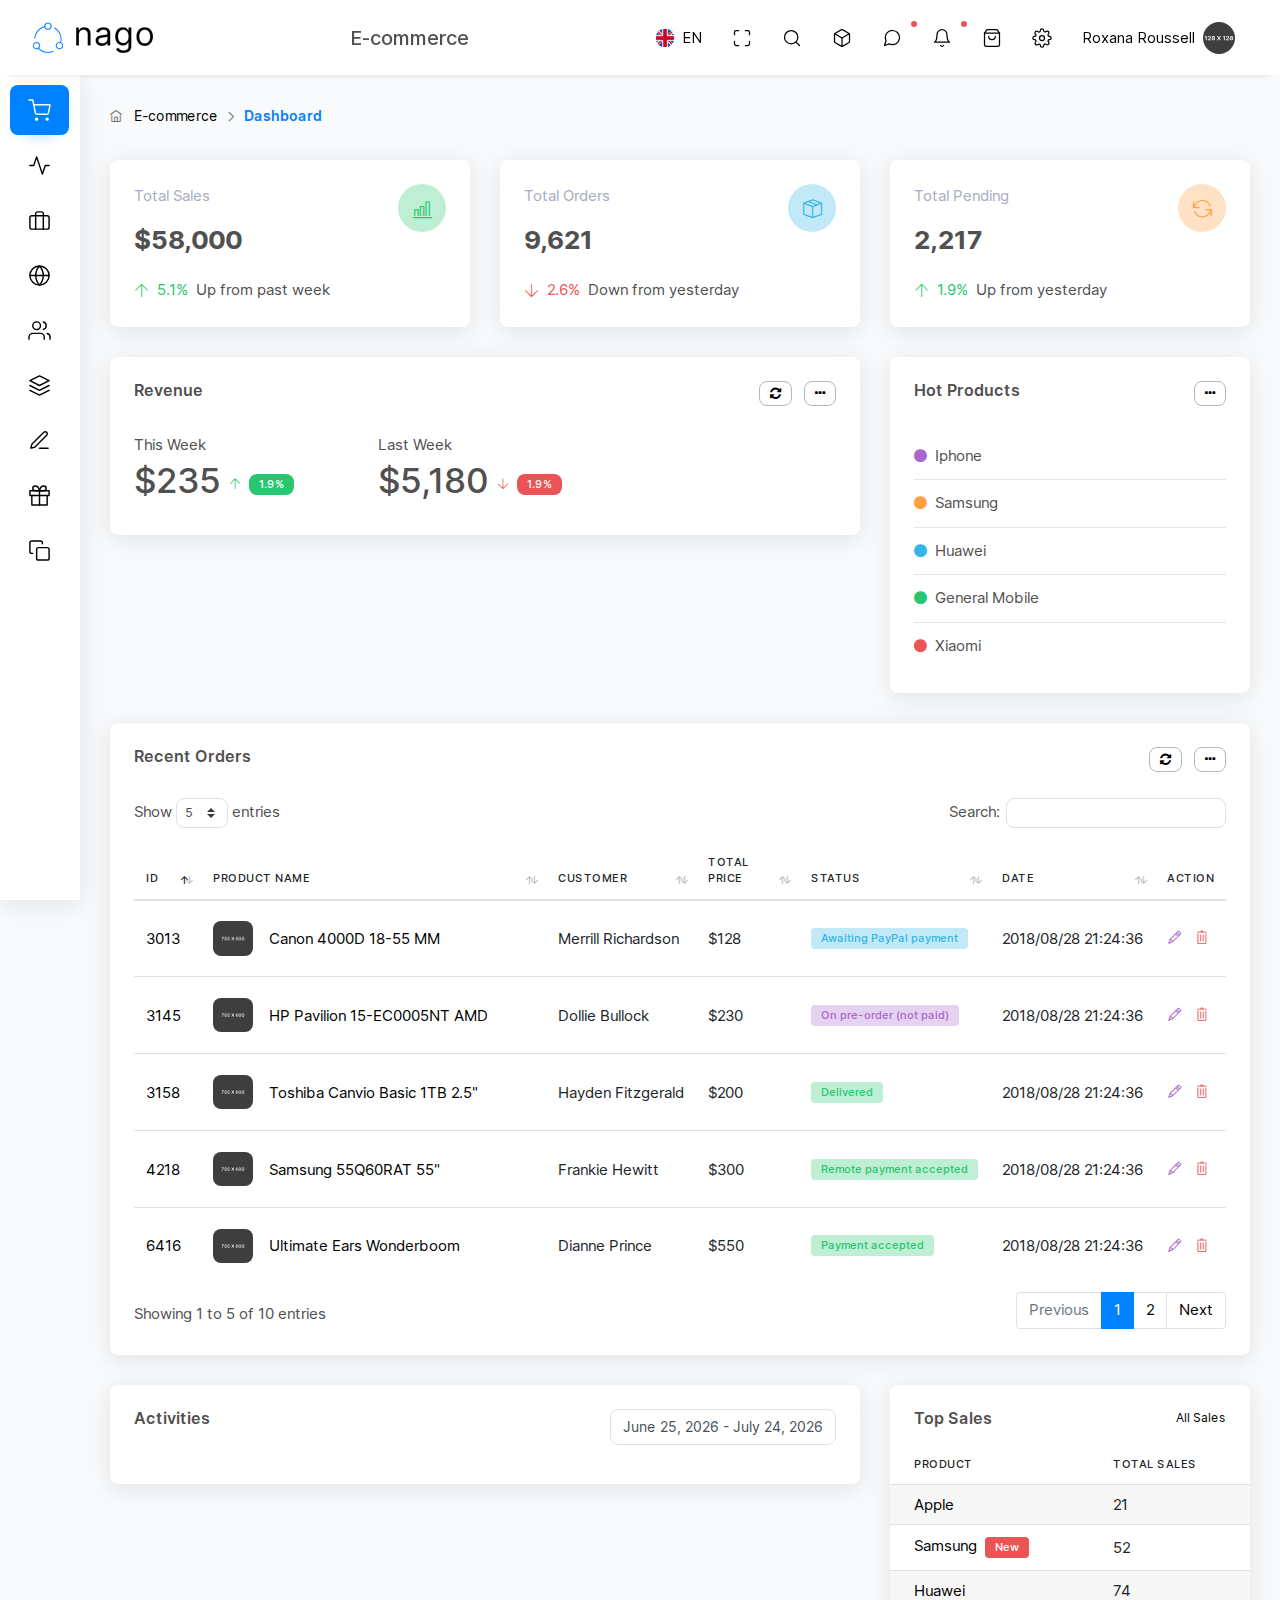
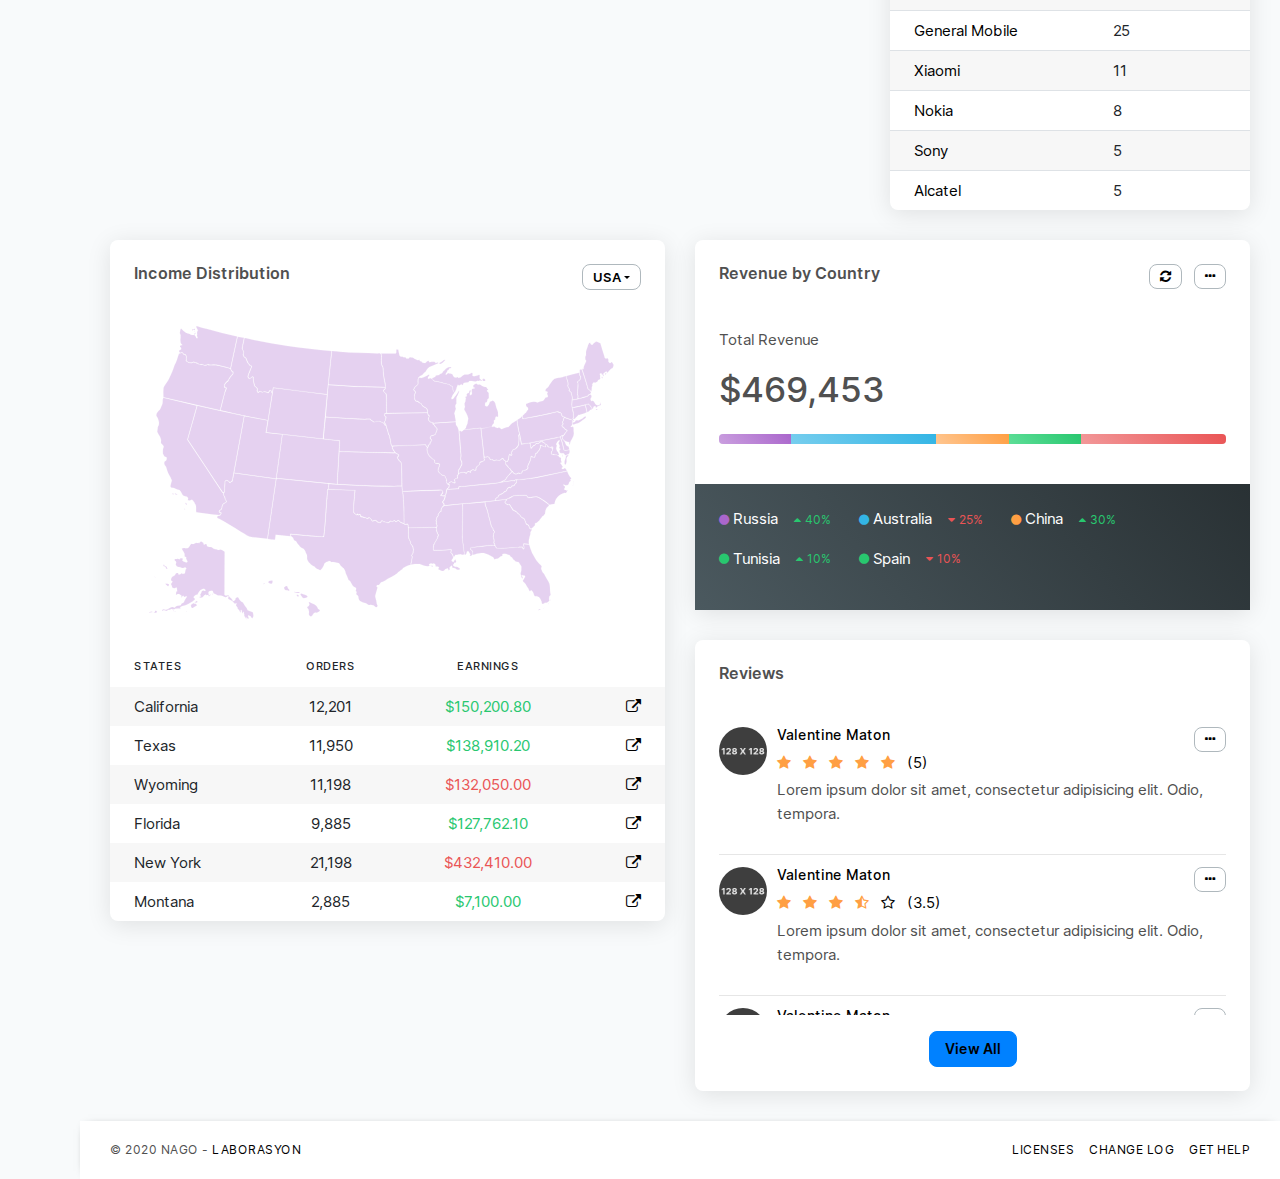
<file: nago/html/small-navigation/index.html>
<!doctype html>
<html lang="en">
<head>
    <meta charset="UTF-8">
    <meta name="viewport" content="width=device-width, initial-scale=1">
    <meta http-equiv="X-UA-Compatible" content="ie=edge">
    <title>Nago - Admin & Dashboard HTML Template</title>

    <!-- Favicon -->
    <link rel="shortcut icon" href="../../assets/media/image/favicon.png"/>

    <!-- Plugin styles -->
    <link rel="stylesheet" href="../../vendors/bundle.css" type="text/css">

        <!-- Slick -->
    <link rel="stylesheet" href="../../vendors/slick/slick.css" type="text/css">
    <link rel="stylesheet" href="../../vendors/slick/slick-theme.css" type="text/css">

    <!-- Daterangepicker -->
    <link rel="stylesheet" href="../../vendors/datepicker/daterangepicker.css" type="text/css">

    <!-- DataTable -->
    <link rel="stylesheet" href="../../vendors/dataTable/datatables.min.css" type="text/css">

    <!-- App styles -->
    <link rel="stylesheet" href="../../assets/css/app.min.css" type="text/css">
</head>
<body  class="small-navigation">

<!-- begin::preloader-->
<div class="preloader">
    <div class="preloader-icon"></div>
</div>
<!-- end::preloader -->

<!-- BEGIN: Sidebar Group -->
<div class="sidebar-group">

    <!-- BEGIN: User Menu -->
    <div class="sidebar" id="user-menu">
        <div class="py-4 text-center" data-backround-image="../../assets/media/image/image1.jpg">
            <figure class="avatar avatar-lg mb-3 border-0">
                <img src="../../assets/media/image/user/women_avatar1.jpg" class="rounded-circle" alt="image">
            </figure>
            <h5 class="d-flex align-items-center justify-content-center">Roxana Roussell</h5>
            <div>
                Balance: <strong>$500</strong>
            </div>
        </div>
        <div class="card mb-0 card-body shadow-none">
            <div class="mb-4">
                <div class="list-group list-group-flush">
                    <a href="profile.html" class="list-group-item p-l-r-0">Profile</a>
                    <a href="#" class="list-group-item p-l-r-0 d-flex">Followers</a>
                    <a href="mail.html" class="list-group-item p-l-r-0 d-flex">
                        Inbox <span class="badge badge-danger ml-auto">2</span>
                    </a>
                    <a href="#" class="list-group-item p-l-r-0">Billing</a>
                    <a href="#" class="list-group-item p-l-r-0" data-sidebar-target="#settings">Settings</a>
                    <a href="login.html" class="list-group-item p-l-r-0 text-danger" data-sidebar-target="#settings">Sign Out!</a>
                </div>
            </div>
            <div class="mb-4">
                <h6 class="d-flex justify-content-between">
                    Completed Tasks
                    <span class="float-right">%68</span>
                </h6>
                <div class="progress" style="height:5px;">
                    <div class="progress-bar bg-secondary" role="progressbar" style="width: 68%;"
                         aria-valuenow="68"
                         aria-valuemin="0" aria-valuemax="100"></div>
                </div>
            </div>
            <div class="mb-4">
                <h6 class="d-flex justify-content-between">
                    Storage
                    <span>%25</span>
                </h6>
                <div class="progress" style="height: 5px;">
                    <div class="progress-bar bg-info" role="progressbar" style="width: 40%;" aria-valuenow="40"
                         aria-valuemin="0" aria-valuemax="100"></div>
                </div>
            </div>
            <div class="mb-4">
                <h6>About</h6>
                <p class="text-muted mb-0">I love reading, traveling and discovering new things. You need to be happy in
                    life.</p>
            </div>
            <div class="mb-4">
                <h6>City</h6>
                <p class="text-muted mb-0">Germany / Berlin</p>
            </div>
            <div class="mb-4">
                <h6>Social Links</h6>
                <ul class="list-inline">
                    <li class="list-inline-item">
                        <a href="#" class="btn btn-sm btn-floating btn-facebook">
                            <i class="fa fa-facebook"></i>
                        </a>
                    </li>
                    <li class="list-inline-item">
                        <a href="#" class="btn btn-sm btn-floating btn-twitter">
                            <i class="fa fa-twitter"></i>
                        </a>
                    </li>
                    <li class="list-inline-item">
                        <a href="#" class="btn btn-sm btn-floating btn-dribbble">
                            <i class="fa fa-dribbble"></i>
                        </a>
                    </li>
                    <li class="list-inline-item">
                        <a href="#" class="btn btn-sm btn-floating btn-whatsapp">
                            <i class="fa fa-whatsapp"></i>
                        </a>
                    </li>
                    <li class="list-inline-item">
                        <a href="#" class="btn btn-sm btn-floating btn-linkedin">
                            <i class="fa fa-linkedin"></i>
                        </a>
                    </li>
                </ul>
            </div>
        </div>
    </div>
    <!-- END: User Menu -->

    <!-- BEGIN: Settings -->
    <div class="sidebar" id="settings">
        <div class="card">
            <div class="card-body">
                <h6 class="card-title">Settings</h6>
                <ul class="list-group list-group-flush">
                    <li class="list-group-item pl-0 pr-0">
                        <div class="custom-control custom-switch">
                            <input type="checkbox" class="custom-control-input" id="customSwitch1" checked>
                            <label class="custom-control-label" for="customSwitch1">Allow notifications.</label>
                        </div>
                    </li>
                    <li class="list-group-item pl-0 pr-0">
                        <div class="custom-control custom-switch">
                            <input type="checkbox" class="custom-control-input" id="customSwitch2">
                            <label class="custom-control-label" for="customSwitch2">Hide user requests</label>
                        </div>
                    </li>
                    <li class="list-group-item pl-0 pr-0">
                        <div class="custom-control custom-switch">
                            <input type="checkbox" class="custom-control-input" id="customSwitch3" checked>
                            <label class="custom-control-label" for="customSwitch3">Speed up demands</label>
                        </div>
                    </li>
                    <li class="list-group-item pl-0 pr-0">
                        <div class="custom-control custom-switch">
                            <input type="checkbox" class="custom-control-input" id="customSwitch4" checked>
                            <label class="custom-control-label" for="customSwitch4">Hide menus</label>
                        </div>
                    </li>
                    <li class="list-group-item pl-0 pr-0">
                        <div class="custom-control custom-switch">
                            <input type="checkbox" class="custom-control-input" id="customSwitch5">
                            <label class="custom-control-label" for="customSwitch5">Remember next visits</label>
                        </div>
                    </li>
                    <li class="list-group-item pl-0 pr-0">
                        <div class="custom-control custom-switch">
                            <input type="checkbox" class="custom-control-input" id="customSwitch6">
                            <label class="custom-control-label" for="customSwitch6">Enable report
                                generation.</label>
                        </div>
                    </li>
                </ul>
            </div>
        </div>
    </div>
    <!-- END: Settings -->

</div>
<!-- END: Sidebar Group -->

<!-- begin::main -->
<div class="layout-wrapper">

    <!-- begin::header -->
    <div class="header d-print-none">

        <div class="header-left">
            <div class="navigation-toggler">
                <a href="#" data-action="navigation-toggler">
                    <i data-feather="menu"></i>
                </a>
            </div>
            <div class="header-logo">
                <a href=index.html>
                    <img class="logo" src="../../assets/media/image/logo.png" alt="logo">
                    <img class="logo-light" src="../../assets/media/image/logo-light.png" alt="light logo">
                </a>
            </div>
        </div>

        <div class="header-body">
            <div class="header-body-left">
                <div class="page-title">
                    <h4>E-commerce</h4>
                </div>
            </div>
            <div class="header-body-right">
                <ul class="navbar-nav">

                    <li class="nav-item">
                        <a href="#" title="Language" class="nav-link" data-toggle="dropdown">
                            <img width="18" src="../../assets/media/image/flags/262-united-kingdom.png"
                                 alt="flag"
                                 class="mr-2 rounded" title="United Kingdom"> EN
                        </a>
                        <div class="dropdown-menu">
                            <a href="#" class="dropdown-item">
                                <img width="18" src="../../assets/media/image/flags/003-tanzania.png"
                                     class="mr-2 rounded"
                                     alt="flag">
                                Tanzania
                            </a>
                            <a href="#" class="dropdown-item">
                                <img width="18" src="../../assets/media/image/flags/261-china.png"
                                     class="mr-2 rounded"
                                     alt="flag"> China
                            </a>
                            <a href="#" class="dropdown-item">
                                <img width="18" src="../../assets/media/image/flags/013-tunisia.png"
                                     class="mr-2 rounded"
                                     alt="flag">
                                Tunisia
                            </a>
                            <a href="#" class="dropdown-item">
                                <img width="18" src="../../assets/media/image/flags/044-spain.png"
                                     class="mr-2 rounded"
                                     alt="flag"> Spain
                            </a>
                        </div>
                    </li>

                    <!-- begin::header fullscreen -->
                    <li class="nav-item dropdown">
                        <a href="#" class="nav-link" title="Fullscreen" data-toggle="fullscreen">
                            <i class="maximize" data-feather="maximize"></i>
                            <i class="minimize" data-feather="minimize"></i>
                        </a>
                    </li>
                    <!-- end::header fullscreen -->

                    <!-- begin::header search -->
                    <li class="nav-item">
                        <a href="#" class="nav-link" title="Search" data-toggle="dropdown">
                            <i data-feather="search"></i>
                        </a>
                        <div class="dropdown-menu p-2 dropdown-menu-right">
                            <form>
                                <div class="input-group">
                                    <input type="text" class="form-control" placeholder="Search">
                                    <div class="input-group-prepend">
                                        <button class="btn" type="button">
                                            <i data-feather="search"></i>
                                        </button>
                                    </div>
                                </div>
                            </form>
                        </div>
                    </li>
                    <!-- end::header search -->

                    <!-- begin::apps -->
                    <li class="nav-item dropdown">
                        <a href="#" class="nav-link" title="Apps" data-toggle="dropdown">
                            <i data-feather="box"></i>
                        </a>
                        <div class="dropdown-menu dropdown-menu-right dropdown-menu-big">
                            <div class="bg-dark p-4 text-center d-flex justify-content-between">
                                <h5 class="mb-0">Apps</h5>
                            </div>
                            <div class="p-3">
                                <div class="row row-xs">
                                    <div class="col-6">
                                        <a href="chat.html">
                                            <div class="border-radius-1 text-center mb-3">
                                                <figure class="avatar avatar-lg border-0">
                                                <span class="avatar-title bg-primary text-white rounded-circle">
                                                    <i class="width-30 height-30" data-feather="message-circle"></i>
                                                </span>
                                                </figure>
                                                <div class="mt-2">Chat</div>
                                            </div>
                                        </a>
                                    </div>
                                    <div class="col-6">
                                        <a href="mail.html">
                                            <div class="border-radius-1 text-center mb-3">
                                                <figure class="avatar avatar-lg border-0">
                                                <span class="avatar-title bg-secondary text-white rounded-circle">
                                                    <i class="width-30 height-30" data-feather="mail"></i>
                                                </span>
                                                </figure>
                                                <div class="mt-2">Mail</div>
                                            </div>
                                        </a>
                                    </div>
                                    <div class="col-6">
                                        <a href="todo-list.html">
                                            <div class="border-radius-1 text-center">
                                                <figure class="avatar avatar-lg border-0">
                                                <span class="avatar-title bg-info text-white rounded-circle">
                                                    <i class="width-30 height-30" data-feather="check-circle"></i>
                                                </span>
                                                </figure>
                                                <div class="mt-2">Todo List</div>
                                            </div>
                                        </a>
                                    </div>
                                    <div class="col-6">
                                        <a href="file-manager.html">
                                            <div class="border-radius-1 text-center">
                                                <figure class="avatar avatar-lg border-0">
                                                <span class="avatar-title bg-warning text-white rounded-circle">
                                                    <i class="width-30 height-30" data-feather="file"></i>
                                                </span>
                                                </figure>
                                                <div class="mt-2">File Manager</div>
                                            </div>
                                        </a>
                                    </div>
                                </div>
                            </div>
                        </div>
                    </li>
                    <!-- end::apps -->

                    <!-- begin::header messages dropdown -->
                    <li class="nav-item dropdown">
                        <a href="#" class="nav-link nav-link-notify" title="Chats" data-toggle="dropdown">
                            <i data-feather="message-circle"></i>
                        </a>
                        <div class="dropdown-menu dropdown-menu-right dropdown-menu-big">
                            <div class="bg-dark p-4 text-center d-flex justify-content-between align-items-center">
                                <h5 class="mb-0">Chats</h5>
                                <small class="opacity-7">2 unread chats</small>
                            </div>
                            <div>
                                <ul class="list-group list-group-flush">
                                    <li>
                                        <a href="#" class="list-group-item d-flex align-items-center hide-show-toggler">
                                            <div>
                                                <figure class="avatar mr-2">
                                                    <img src="../../assets/media/image/user/man_avatar1.jpg"
                                                         class="rounded-circle" alt="user">
                                                </figure>
                                            </div>
                                            <div class="flex-grow-1">
                                                <p class="mb-0 line-height-20 d-flex justify-content-between">
                                                    Herbie Pallatina
                                                    <i title="Mark as read" data-toggle="tooltip"
                                                       class="hide-show-toggler-item fa fa-circle-o font-size-11"></i>
                                                </p>
                                                <div class="small text-muted">
                                                    <span class="mr-2">02:30 PM</span>
                                                    <span>Have you madimage</span>
                                                </div>
                                            </div>
                                        </a>
                                    </li>
                                    <li>
                                        <a href="#"
                                           class="list-group-item d-flex align-items-center hide-show-toggler">
                                            <div>
                                                <figure class="avatar mr-2">
                                                    <img src="../../assets/media/image/user/women_avatar5.jpg"
                                                         class="rounded-circle" alt="user">
                                                </figure>
                                            </div>
                                            <div class="flex-grow-1">
                                                <p class="mb-0 line-height-20 d-flex justify-content-between">
                                                    Andrei Miners
                                                    <i title="Mark as read" data-toggle="tooltip"
                                                       class="hide-show-toggler-item fa fa-circle-o font-size-11"></i>
                                                </p>
                                                <div class="small text-muted">
                                                    <span class="mr-2">08:36 PM</span>
                                                    <span>I have a meetinimage</span>
                                                </div>
                                            </div>
                                        </a>
                                    </li>
                                    <li class="text-divider small pb-2 pl-3 pt-3">
                                        <span>Old chats</span>
                                    </li>
                                    <li>
                                        <a href="#"
                                           class="list-group-item d-flex align-items-center hide-show-toggler">
                                            <div>
                                                <figure class="avatar mr-2">
                                                    <img src="../../assets/media/image/user/man_avatar3.jpg"
                                                         class="rounded-circle" alt="user">
                                                </figure>
                                            </div>
                                            <div class="flex-grow-1">
                                                <p class="mb-0 line-height-20 d-flex justify-content-between">
                                                    Kevin added
                                                    <i title="Mark as unread" data-toggle="tooltip"
                                                       class="hide-show-toggler-item fa fa-check font-size-11"></i>
                                                </p>
                                                <div class="small text-muted">
                                                    <span class="mr-2">11:09 PM</span>
                                                    <span>Have you madimage</span>
                                                </div>
                                            </div>
                                        </a>
                                    </li>
                                    <li>
                                        <a href="#" class="list-group-item d-flex align-items-center hide-show-toggler">
                                            <div>
                                                <figure class="avatar mr-2">
                                                    <img src="../../assets/media/image/user/man_avatar2.jpg"
                                                         class="rounded-circle" alt="user">
                                                </figure>
                                            </div>
                                            <div class="flex-grow-1">
                                                <p class="mb-0 line-height-20 d-flex justify-content-between">
                                                    Eugenio Carnelley
                                                    <i title="Mark as unread" data-toggle="tooltip"
                                                       class="hide-show-toggler-item fa fa-check font-size-11"></i>
                                                </p>
                                                <div class="small text-muted">
                                                    <span class="mr-2">Yesterday</span>
                                                    <span>I have a meetinimage</span>
                                                </div>
                                            </div>
                                        </a>
                                    </li>
                                    <li>
                                        <a href="#"
                                           class="list-group-item d-flex align-items-center hide-show-toggler">
                                            <div>
                                                <figure class="avatar mr-2">
                                                    <img src="../../assets/media/image/user/women_avatar1.jpg"
                                                         class="rounded-circle" alt="user">
                                                </figure>
                                            </div>
                                            <div class="flex-grow-1">
                                                <p class="mb-0 line-height-20 d-flex justify-content-between">
                                                    Neely Ferdinand
                                                    <i title="Mark as unread" data-toggle="tooltip"
                                                       class="hide-show-toggler-item fa fa-check font-size-11"></i>
                                                </p>
                                                <div class="small text-muted">
                                                    <span class="mr-2">Yesterday</span>
                                                    <span>I have a meetinimage</span>
                                                </div>
                                            </div>
                                        </a>
                                    </li>
                                </ul>
                            </div>
                            <div class="p-2 text-right border-top">
                                <ul class="list-inline small">
                                    <li class="list-inline-item mb-0">
                                        <a href="#">Mark All Read</a>
                                    </li>
                                </ul>
                            </div>
                        </div>
                    </li>
                    <!-- end::header messages dropdown -->

                    <!-- begin::header notification dropdown -->
                    <li class="nav-item dropdown">
                        <a href="#" class="nav-link nav-link-notify" title="Notifications" data-toggle="dropdown">
                            <i data-feather="bell"></i>
                        </a>
                        <div class="dropdown-menu dropdown-menu-right dropdown-menu-big">
                            <div class="bg-dark p-4 text-center d-flex justify-content-between align-items-center">
                                <h5 class="mb-0">Notifications</h5>
                                <small class="opacity-7">1 unread notifications</small>
                            </div>
                            <div>
                                <ul class="list-group list-group-flush">
                                    <li>
                                        <a href="#" class="list-group-item d-flex align-items-center hide-show-toggler">
                                            <div>
                                                <figure class="avatar mr-2">
                                                <span
                                                    class="avatar-title bg-success-bright text-success rounded-circle">
                                                    <i class="ti-user"></i>
                                                </span>
                                                </figure>
                                            </div>
                                            <div class="flex-grow-1">
                                                <p class="mb-0 line-height-20 d-flex justify-content-between">
                                                    New customer registered
                                                    <i title="Mark as read" data-toggle="tooltip"
                                                       class="hide-show-toggler-item fa fa-circle-o font-size-11"></i>
                                                </p>
                                                <span class="text-muted small">20 min ago</span>
                                            </div>
                                        </a>
                                    </li>
                                    <li class="text-divider small pb-2 pl-3 pt-3">
                                        <span>Old notifications</span>
                                    </li>
                                    <li>
                                        <a href="#" class="list-group-item d-flex align-items-center hide-show-toggler">
                                            <div>
                                                <figure class="avatar mr-2">
                                                <span
                                                    class="avatar-title bg-warning-bright text-warning rounded-circle">
                                                    <i class="ti-package"></i>
                                                </span>
                                                </figure>
                                            </div>
                                            <div class="flex-grow-1">
                                                <p class="mb-0 line-height-20 d-flex justify-content-between">
                                                    New Order Recieved
                                                    <i title="Mark as unread" data-toggle="tooltip"
                                                       class="hide-show-toggler-item fa fa-check font-size-11"></i>
                                                </p>
                                                <span class="text-muted small">45 sec ago</span>
                                            </div>
                                        </a>
                                    </li>
                                    <li>
                                        <a href="#"
                                           class="list-group-item d-flex align-items-center hide-show-toggler">
                                            <div>
                                                <figure class="avatar mr-2">
                                                <span class="avatar-title bg-danger-bright text-danger rounded-circle">
                                                    <i class="ti-server"></i>
                                                </span>
                                                </figure>
                                            </div>
                                            <div class="flex-grow-1">
                                                <p class="mb-0 line-height-20 d-flex justify-content-between">
                                                    Server Limit Reached!
                                                    <i title="Mark as unread" data-toggle="tooltip"
                                                       class="hide-show-toggler-item fa fa-check font-size-11"></i>
                                                </p>
                                                <span class="text-muted small">55 sec ago</span>
                                            </div>
                                        </a>
                                    </li>
                                    <li>
                                        <a href="#"
                                           class="list-group-item d-flex align-items-center hide-show-toggler">
                                            <div>
                                                <figure class="avatar mr-2">
                                                <span class="avatar-title bg-info-bright text-info rounded-circle">
                                                    <i class="ti-layers"></i>
                                                </span>
                                                </figure>
                                            </div>
                                            <div class="flex-grow-1">
                                                <p class="mb-0 line-height-20 d-flex align-items-center justify-content-between">
                                                    Apps are ready for update
                                                    <i title="Mark as unread" data-toggle="tooltip"
                                                       class="hide-show-toggler-item fa fa-check font-size-11"></i>
                                                </p>
                                                <span class="text-muted small">Yesterday</span>
                                            </div>
                                        </a>
                                    </li>
                                </ul>
                            </div>
                            <div class="p-2 text-right border-top">
                                <ul class="list-inline small">
                                    <li class="list-inline-item mb-0">
                                        <a href="#">Mark All Read</a>
                                    </li>
                                </ul>
                            </div>
                        </div>
                    </li>
                    <!-- end::header notification dropdown -->

                    <!-- BEGIN: Cart -->
                    <li class="nav-item">
                        <a href="#" title="Cart" class="nav-link" data-toggle="dropdown">
                            <i data-feather="shopping-bag"></i>
                        </a>
                        <div class="dropdown-menu dropdown-menu-right dropdown-menu-big">
                            <div class="bg-dark p-4 text-center d-flex justify-content-between align-items-center">
                                <h5 class="mb-0">Cart</h5>
                                <small class="opacity-7">3 products</small>
                            </div>
                            <div>
                                <div class="list-group list-group-flush">
                                    <a href="#" class="p-3 list-group-item d-flex">
                                        <div>
                                            <figure class="avatar mr-3">
                                                <img src="../../assets/media/image/products/product6.png"
                                                     alt="Canon 4000D 18-55 MM">
                                            </figure>
                                        </div>
                                        <div class="flex-grow-1">
                                            <p class="mb-0 line-height-20 d-flex justify-content-between">
                                                Canon 4000D 18-55 MM
                                                <i title="Close" data-toggle="tooltip"
                                                   class="hide-show-toggler-item ti-close"></i>
                                            </p>
                                            <span class="text-muted small">1 X $1,200</span>
                                        </div>
                                    </a>
                                    <a href="#" class="p-3 list-group-item d-flex">
                                        <div>
                                            <figure class="avatar mr-3">
                                                <img src="../../assets/media/image/products/product3.png"
                                                     alt="pineapple">
                                            </figure>
                                        </div>
                                        <div class="flex-grow-1">
                                            <p class="mb-0 line-height-20 d-flex justify-content-between">
                                                Snopy SN-BT96 Pretty
                                                <i title="Close" data-toggle="tooltip"
                                                   class="hide-show-toggler-item ti-close"></i>
                                            </p>
                                            <span class="text-muted small">1 X $250</span>
                                        </div>
                                    </a>
                                    <a href="#" class="p-3 list-group-item d-flex">
                                        <div>
                                            <figure class="avatar mr-3">
                                                <img src="../../assets/media/image/products/product7.png"
                                                     class="rounded" alt="pineapple">
                                            </figure>
                                        </div>
                                        <div class="flex-grow-1">
                                            <p class="mb-0 line-height-20 d-flex justify-content-between">
                                                Lenovo Tab E10 TB-X104F 32GB
                                                <i title="Close" data-toggle="tooltip"
                                                   class="hide-show-toggler-item ti-close"></i>
                                            </p>
                                            <span class="text-muted small">2 X $100</span>
                                        </div>
                                    </a>
                                </div>
                            </div>
                            <div class="p-3 border-top text-right">
                                <p class="d-flex justify-content-between align-items-center mb-2">
                                    <span>Sub Total</span>
                                    <span>$1,650</span>
                                </p>
                                <p class="d-flex justify-content-between align-items-center mb-2">
                                    <span>Taxes</span>
                                    <span>$15</span>
                                </p>
                                <p class="d-flex justify-content-between align-items-center mb-2 font-weight-bold">
                                    <span>Total</span>
                                    <span>$1,675</span>
                                </p>
                                <button class="btn btn-primary btn-block mt-2">
                                    Order and Payment <i class="ti-arrow-right ml-2"></i>
                                </button>
                            </div>
                        </div>
                    </li>
                    <!-- END: Cart -->

                    <!-- begin::settings -->
                    <li class="nav-item dropdown">
                        <a href="#" class="nav-link" title="Settings" data-sidebar-target="#settings">
                            <i data-feather="settings"></i>
                        </a>
                    </li>
                    <!-- end::settings -->

                    <!-- begin::user menu -->
                    <li class="nav-item dropdown">
                        <a href="#" class="nav-link" title="User menu" data-sidebar-target="#user-menu">
                            <span class="mr-2 d-sm-inline d-none">Roxana Roussell</span>
                            <figure class="avatar avatar-sm">
                                <img src="../../assets/media/image/user/women_avatar1.jpg" class="rounded-circle"
                                     alt="avatar">
                            </figure>
                        </a>
                    </li>
                    <!-- end::user menu -->

                </ul>

                <!-- begin::mobile header toggler -->
                <ul class="navbar-nav d-flex align-items-center">
                    <li class="nav-item header-toggler">
                        <a href="#" class="nav-link">
                            <i data-feather="arrow-down"></i>
                        </a>
                    </li>
                </ul>
                <!-- end::mobile header toggler -->
            </div>
        </div>

    </div>
    <!-- end::header -->

    <div class="content-wrapper">

        <!-- begin::navigation -->
        <div class="navigation">
            <div class="navigation-menu-tab">
                <ul>
                    <li>
                        <a href="#" data-toggle="tooltip" data-placement="right" title="Ecommerce"
                           data-nav-target="#ecommerce">
                            <i data-feather="shopping-cart"></i>
                        </a>
                    </li>
                    <li>
                        <a href="#" data-toggle="tooltip" data-placement="right" title="Analytics"
                           data-nav-target="#analytics">
                            <i data-feather="activity"></i>
                        </a>
                    </li>
                    <li>
                        <a href="#" data-toggle="tooltip" data-placement="right" title="Projects"
                           data-nav-target="#projects">
                            <i data-feather="briefcase"></i>
                        </a>
                    </li>
                    <li>
                        <a href="#" data-toggle="tooltip"
                           data-placement="right" title="Apps" data-nav-target="#apps">
                            <i data-feather="globe"></i>
                        </a>
                    </li>
                    <li>
                        <a href="#" data-toggle="tooltip" data-placement="right" title="User"
                           data-nav-target="#user">
                            <i data-feather="users"></i>
                        </a>
                    </li>
                    <li>
                        <a href="#" data-toggle="tooltip"
                           data-placement="right" title="Components"
                           data-nav-target="#components">
                            <i data-feather="layers"></i>
                        </a>
                    </li>
                    <li>
                        <a href="#" data-toggle="tooltip"
                           data-placement="right" title="Forms"
                           data-nav-target="#forms">
                            <i data-feather="edit-3"></i>
                        </a>
                    </li>
                    <li>
                        <a href="#" data-toggle="tooltip"
                           data-placement="right" title="Plugins"
                           data-nav-target="#plugins">
                            <i data-feather="gift"></i>
                        </a>
                    </li>
                    <li>
                        <a href="#" data-toggle="tooltip"
                           data-placement="right" title="Pages" data-nav-target="#pages">
                            <i data-feather="copy"></i>
                        </a>
                    </li>
                </ul>
            </div>
            <div class="navigation-menu-body">
                <div class="navigation-menu-group">
                    <div id="ecommerce">
                        <ul>
                            <li class="navigation-divider d-flex align-items-center">
                                <i class="mr-2" data-feather="shopping-cart"></i> E-commerce
                            </li>
                            <li>
                                <a  class="active"
                                    href="ecommerce-dashboard.html">Dashboard</a></li>
                            <li>
                                <a  href="orders.html">Orders</a></li>
                            <li>
                                <a  href="product-list.html">Product List</a></li>
                            <li>
                                <a  href="product-grid.html">Product Grid</a></li>
                            <li>
                                <a  href="product-detail.html">Product Detail</a></li>
                            <li class="navigation-divider">Summary</li>
                            <li>
                                <a href="#" class="d-flex align-items-start">
                                    <div>
                                        <figure class="avatar mr-3">
                                <span class="avatar-title bg-warning rounded">
                                    <i class="ti-bar-chart-alt"></i>
                                </span>
                                        </figure>
                                    </div>
                                    <div>
                                        <h6>Total Orders</h6>
                                        <h4 class="mb-0 font-weight-bold">$50.958</h4>
                                    </div>
                                </a>
                            </li>
                            <li>
                                <a href="#" class="d-flex align-items-start">
                                    <div>
                                        <figure class="avatar mr-3">
                                <span class="avatar-title bg-success rounded">
                                    <i class="ti-trash"></i>
                                </span>
                                        </figure>
                                    </div>
                                    <div>
                                        <h6>New Products</h6>
                                        <h4 class="mb-0">100</h4>
                                    </div>
                                </a>
                            </li>
                            <li>
                                <a href="#" class="d-flex align-items-start">
                                    <div>
                                        <figure class="avatar mr-3">
                                <span class="avatar-title bg-danger rounded">
                                    <i class="ti-reload"></i>
                                </span>
                                        </figure>
                                    </div>
                                    <div>
                                        <h6>Refund</h6>
                                        <h4 class="mb-0">5.301</h4>
                                    </div>
                                </a>
                            </li>
                        </ul>
                    </div>
                    <div id="analytics">
                        <ul>
                            <li class="navigation-divider d-flex align-items-center">
                                <i class="mr-2" data-feather="activity"></i> Analytics
                            </li>
                            <li>
                                <a  href="analytics-dashboard.html">Dashboard</a></li>
                            <li>
                                <a  href="customers.html">Customers</a></li>
                            <li class="navigation-divider">Summary</li>
                            <li>
                                <a href="#" class="d-flex align-items-start">
                                    <div>
                                        <figure class="avatar mr-2">
                                <span class="avatar-title bg-warning rounded-circle">
                                    <i class="ti-bar-chart-alt"></i>
                                </span>
                                        </figure>
                                    </div>
                                    <div>
                                        <h6 class="mb-0">Total Sales</h6>
                                        <p class="text-muted mb-0 small">This Mounth</p>
                                        <h4 class="mb-0">$50.958</h4>
                                    </div>
                                </a>
                            </li>
                            <li>
                                <a href="#" class="d-flex align-items-start">
                                    <div>
                                        <figure class="avatar mr-2">
                                <span class="avatar-title bg-success rounded-circle">
                                    <i class="ti-world"></i>
                                </span>
                                        </figure>
                                    </div>
                                    <div>
                                        <h6 class="mb-0">Projects</h6>
                                        <p class="text-muted mb-0 small">Today</p>
                                        <h4 class="mb-0">35</h4>
                                    </div>
                                </a>
                            </li>
                            <li>
                                <a href="#" class="d-flex align-items-start">
                                    <div>
                                        <figure class="avatar mr-2">
                                <span class="avatar-title bg-info rounded-circle">
                                    <i class="ti-user"></i>
                                </span>
                                        </figure>
                                    </div>
                                    <div>
                                        <h6 class="mb-0">Total Visitor</h6>
                                        <p class="text-muted mb-0 small">Today</p>
                                        <h4 class="mb-0">5.301</h4>
                                    </div>
                                </a>
                            </li>
                        </ul>
                    </div>
                    <div id="projects">
                        <ul>
                            <li class="navigation-divider d-flex align-items-center">
                                <i class="mr-2" data-feather="briefcase"></i> Projects
                            </li>
                            <li>
                                <a  href="projects-dashboard.html">Dashboard</a></li>
                            <li>
                                <a  href="project-list.html">Project List</a></li>
                            <li>
                                <a  href="project-grid.html">Project Grid</a></li>
                            <li>
                                <a  href="project-detail.html">Project Detail</a></li>
                            <li>
                                <a  href="clients.html">Clients</a></li>
                            <li class="navigation-divider">Summary</li>
                            <li>
                                <a href="#" class="d-flex align-items-start">
                                    <div>
                                        <figure class="avatar mr-2">
                                <span class="avatar-title bg-warning rounded-circle">
                                    <i class="ti-bar-chart-alt"></i>
                                </span>
                                        </figure>
                                    </div>
                                    <div>
                                        <h6 class="mb-0">Total Sales</h6>
                                        <p class="text-muted mb-0 small">This Mounth</p>
                                        <h4 class="mb-0">$50.958</h4>
                                    </div>
                                </a>
                            </li>
                            <li>
                                <a href="#" class="d-flex align-items-start">
                                    <div>
                                        <figure class="avatar mr-2">
                                <span class="avatar-title bg-success rounded-circle">
                                    <i class="ti-world"></i>
                                </span>
                                        </figure>
                                    </div>
                                    <div>
                                        <h6 class="mb-0">Projects</h6>
                                        <p class="text-muted mb-0 small">Today</p>
                                        <h4 class="mb-0">35</h4>
                                    </div>
                                </a>
                            </li>
                            <li>
                                <a href="#" class="d-flex align-items-start">
                                    <div>
                                        <figure class="avatar mr-2">
                                <span class="avatar-title bg-info rounded-circle">
                                    <i class="ti-user"></i>
                                </span>
                                        </figure>
                                    </div>
                                    <div>
                                        <h6 class="mb-0">Total Visitor</h6>
                                        <p class="text-muted mb-0 small">Today</p>
                                        <h4 class="mb-0">5.301</h4>
                                    </div>
                                </a>
                            </li>
                        </ul>
                    </div>
                    <div id="apps">
                        <ul>
                            <li class="navigation-divider d-flex align-items-center">
                                <i class="mr-2" data-feather="globe"></i> Apps
                            </li>
                            <li>
                                <a  href="chat.html">
                                    <span>Chat</span>
                                    <span class="badge badge-danger">5</span>
                                </a>
                            </li>
                            <li>
                                <a  href="mail.html">
                                    <span>Mail</span>
                                </a>
                            </li>
                            <li>
                                <a  href="todo-list.html">
                                    <span>Todo List</span>
                                    <span class="badge badge-warning">2</span>
                                </a>
                            </li>
                            <li>
                                <a  href="file-manager.html">
                                    <span>File Manager</span>
                                </a>
                            </li>
                            <li>
                                <a  href="calendar.html">
                                    <span>Calendar</span>
                                </a>
                            </li>
                            <li>
                                <a  href="gallery.html">
                                    <span>Gallery</span>
                                </a>
                            </li>
                            <li>
                                <a  href="invoice.html">Invoice</a></li>
                            <li class="navigation-divider">Recent Contacts</li>
                            <li>
                                <div class="list-group list-group-flush">
                                    <a href="#" class="list-group-item d-flex align-items-center">
                                        <div>
                                            <div class="avatar avatar-sm m-r-10">
                                                <img src="../../assets/media/image/user/man_avatar1.jpg"
                                                     class="rounded-circle" alt="image">
                                            </div>
                                        </div>
                                        <span>Valentine Maton</span>
                                    </a>
                                    <a href="#" class="list-group-item d-flex align-items-center">
                                        <div>
                                            <div class="avatar avatar-sm m-r-10">
                                                <img src="../../assets/media/image/user/women_avatar2.jpg"
                                                     class="rounded-circle" alt="image">
                                            </div>
                                        </div>
                                        <span>Holmes Cherryman</span>
                                    </a>
                                    <a href="#" class="list-group-item d-flex align-items-center">
                                        <div>
                                            <div class="avatar avatar-sm m-r-10">
                                                <img src="../../assets/media/image/user/women_avatar4.jpg"
                                                     class="rounded-circle" alt="image">
                                            </div>
                                        </div>
                                        <span>Kenneth Hune</span>
                                    </a>
                                    <a href="#" class="list-group-item d-flex align-items-center">
                                        <div>
                                            <div class="avatar avatar-sm m-r-10">
                                                <img src="../../assets/media/image/user/women_avatar3.jpg"
                                                     class="rounded-circle" alt="image">
                                            </div>
                                        </div>
                                        <span>Holmes Cherryman</span>
                                    </a>
                                    <a href="#" class="list-group-item d-flex align-items-center">
                                        <div>
                                            <div class="avatar avatar-sm m-r-10">
                                                <img src="../../assets/media/image/user/women_avatar5.jpg"
                                                     class="rounded-circle" alt="image">
                                            </div>
                                        </div>
                                        <span>Kenneth Hune</span>
                                    </a>
                                </div>
                            </li>
                        </ul>
                    </div>
                    <div id="user">
                        <ul>
                            <li class="navigation-divider d-flex align-items-center">
                                <i class="mr-2" data-feather="users"></i> User
                            </li>
                            <li>
                                <a  href="profile.html">Profile</a></li>
                            <li>
                                <a  href="user-list.html">User List</a></li>
                            <li>
                                <a  href="user-edit.html">User Edit</a></li>
                            <li><a href="login.html" target="_blank">Login</a></li>
                            <li><a href="register.html" target="_blank">Register</a></li>
                            <li><a href="recovery-password.html" target="_blank">Recovery Password</a>
                            </li>
                            <li><a href="lock-screen.html" target="_blank">Lock Screen</a></li>
                            <li class="navigation-divider">Followers</li>
                            <li>
                                <div class="avatar-group ml-4">
                                    <figure class="avatar avatar-sm">
                                        <a href="#" title="Krisha McAlees" data-toggle="tooltip">
                                            <img src="../../assets/media/image/user/women_avatar4.jpg" class="rounded-circle"
                                                 alt="avatar">
                                        </a>
                                    </figure>
                                    <figure class="avatar avatar-sm">
                                        <a href="#" title="Rozella Baskerfield" data-toggle="tooltip">
                                            <span class="avatar-title bg-info rounded-circle">R</span>
                                        </a>
                                    </figure>
                                    <figure class="avatar avatar-sm">
                                        <a href="#" title="Hilton Dew" data-toggle="tooltip">
                                            <img src="../../assets/media/image/user/man_avatar3.jpg" class="rounded-circle"
                                                 alt="avatar">
                                        </a>
                                    </figure>
                                    <figure class="avatar avatar-sm">
                                        <a href="#" title="Mellie Smittoune" data-toggle="tooltip">
                                            <img src="../../assets/media/image/user/man_avatar1.jpg" class="rounded-circle"
                                                 alt="avatar">
                                        </a>
                                    </figure>
                                    <figure class="avatar avatar-sm">
                                        <a href="#" title="Avery Hampshire" data-toggle="tooltip">
                                            <span class="avatar-title bg-warning rounded-circle">A</span>
                                        </a>
                                    </figure>
                                    <figure class="avatar avatar-sm">
                                        <a href="#" title="Krisha McAlees" data-toggle="tooltip">
                                            <img src="../../assets/media/image/user/women_avatar2.jpg" class="rounded-circle"
                                                 alt="avatar">
                                        </a>
                                    </figure>
                                    <figure class="avatar avatar-sm">
                                        <a href="#" title="Rozella Baskerfield" data-toggle="tooltip">
                                            <span class="avatar-title bg-success rounded-circle">R</span>
                                        </a>
                                    </figure>
                                    <figure class="avatar avatar-sm">
                                        <a href="#" title="Other" data-toggle="tooltip">
                                            <span class="avatar-title bg-dark rounded-circle">+5</span>
                                        </a>
                                    </figure>
                                </div>
                            </li>
                            <li class="navigation-divider">Following</li>
                            <li>
                                <div class="avatar-group ml-4">
                                    <figure class="avatar avatar-sm">
                                        <a href="#" title="Krisha McAlees" data-toggle="tooltip">
                                            <img src="../../assets/media/image/user/women_avatar5.jpg" class="rounded-circle"
                                                 alt="avatar">
                                        </a>
                                    </figure>
                                    <figure class="avatar avatar-sm">
                                        <a href="#" title="Darby Croci" data-toggle="tooltip">
                                            <span class="avatar-title bg-danger rounded-circle">D</span>
                                        </a>
                                    </figure>
                                    <figure class="avatar avatar-sm">
                                        <a href="#" title="Hilton Dew" data-toggle="tooltip">
                                            <img src="../../assets/media/image/user/man_avatar5.jpg" class="rounded-circle"
                                                 alt="avatar">
                                        </a>
                                    </figure>
                                    <figure class="avatar avatar-sm">
                                        <a href="#" title="Mellie Smittoune" data-toggle="tooltip">
                                            <img src="../../assets/media/image/user/man_avatar2.jpg" class="rounded-circle"
                                                 alt="avatar">
                                        </a>
                                    </figure>
                                    <figure class="avatar avatar-sm">
                                        <a href="#" title="Mahalia Lemme" data-toggle="tooltip">
                                            <span class="avatar-title bg-secondary rounded-circle">M</span>
                                        </a>
                                    </figure>
                                </div>
                            </li>
                        </ul>
                    </div>
                    <div id="components">
                        <ul>
                            <li class="navigation-divider d-flex align-items-center">
                                <i class="mr-2" data-feather="layers"></i> Components
                            </li>
                            <li>
                                <a href="#">Basic Components</a>
                                <ul>
                                    <li>
                                        <a  href="alert.html">Alerts</a></li>
                                    <li>
                                        <a  href="accordion.html">Accordion</a></li>
                                    <li>
                                        <a  href="buttons.html">Buttons</a></li>
                                    <li>
                                        <a  href="dropdown.html">Dropdown</a></li>
                                    <li>
                                        <a  href="list-group.html">List Group</a></li>
                                    <li>
                                        <a  href="pagination.html">Pagination</a></li>
                                    <li>
                                        <a  href="typography.html">Typography</a></li>
                                    <li>
                                        <a  href="media-object.html">Media Object</a>
                                    </li>
                                    <li>
                                        <a  href="progress.html">Progress</a></li>
                                    <li>
                                        <a  href="modal.html">Modal</a></li>
                                    <li>
                                        <a  href="spinners.html">Spinners</a></li>
                                    <li>
                                        <a  href="navs.html">Navs</a></li>
                                    <li>
                                        <a  href="tab.html">Tab</a></li>
                                    <li>
                                        <a  href="tooltip.html">Tooltip</a></li>
                                    <li>
                                        <a  href="popovers.html">Popovers</a></li>
                                </ul>
                            </li>
                            <li>
                                <a href="#">Cards</a>
                                <ul>
                                    <li>
                                        <a  href="basic-cards.html">Basic Cards </a></li>
                                    <li>
                                        <a  href="image-cards.html">Image Cards </a></li>
                                    <li>
                                        <a  href="scroll-cards.html">Scroll Cards </a></li>
                                    <li>
                                        <a  href="other-cards.html">Others Cards</a></li>
                                </ul>
                            </li>
                            <li>
                                <a href="#">Tables</a>
                                <ul>
                                    <li>
                                        <a  href="basic-tables.html">Basic Tables</a></li>
                                    <li>
                                        <a  href="dataTable.html">Datatable</a></li>
                                    <li>
                                        <a  href="responsive-tables.html">Responsive Tables</a>
                                    </li>
                                </ul>
                            </li>
                            <li>
                                <a href="#">Charts</a>
                                <ul>
                                    <li>
                                        <a  href="apexchart.html">Apex Chart</a></li>
                                    <li>
                                        <a  href="chartjs.html">Chartjs</a></li>
                                    <li>
                                        <a  href="justgage.html">Justgage</a></li>
                                    <li>
                                        <a  href="morsis.html">Morsis</a></li>
                                    <li>
                                        <a  href="peity.html">Peity</a></li>
                                </ul>
                            </li>
                            <li>
                                <a href="#">Maps</a>
                                <ul>
                                    <li>
                                        <a  href="google-map.html">Google Map</a></li>
                                    <li>
                                        <a  href="vector-map.html">Vector Map</a></li>
                                </ul>
                            </li>
                            <li>
                                <a  href="avatar.html">Avatar</a></li>
                            <li>
                                <a  href="icons.html">Icons</a></li>
                            <li>
                                <a  href="colors.html">Colors</a></li>
                        </ul>
                    </div>
                    <div id="forms">
                        <ul>
                            <li class="navigation-divider d-flex align-items-center">
                                <i class="mr-2" data-feather="edit-3"></i> Forms
                            </li>
                            <li>
                                <a  href="basic-forms.html">Basic Forms</a></li>
                            <li>
                                <a  href="custom-forms.html">Custom Forms</a></li>
                            <li>
                                <a  href="advanced-forms.html">Advanced Forms</a></li>
                            <li>
                                <a  href="form-validation.html">Form Validation</a></li>
                            <li>
                                <a  href="form-wizard.html">Form Wizard</a></li>
                            <li>
                                <a  href="file-upload.html">File Upload</a></li>
                            <li>
                                <a  href="datepicker.html">Datepicker</a></li>
                            <li>
                                <a  href="timepicker.html">Timepicker</a></li>
                            <li>
                                <a  href="colorpicker.html">Colorpicker</a></li>
                        </ul>
                    </div>
                    <div id="plugins">
                        <ul>
                            <li class="navigation-divider d-flex align-items-center">
                                <i class="mr-2" data-feather="gift"></i> Plugins
                            </li>
                            <li>
                                <a  href="sweet-alert.html">Sweet Alert</a></li>
                            <li>
                                <a  href="lightbox.html">Lightbox</a></li>
                            <li>
                                <a  href="toast.html">Toast</a></li>
                            <li>
                                <a  href="tour.html">Tour</a></li>
                            <li>
                                <a  href="slick-slide.html">Slick Slide</a></li>
                            <li>
                                <a  href="nestable.html">Nestable</a></li>
                        </ul>
                    </div>
                    <div id="pages">
                        <ul>
                            <li class="navigation-divider d-flex align-items-center">
                                <i class="mr-2" data-feather="copy"></i> Pages
                            </li>
                            <li>
                                <a  href="timeline.html">Timeline</a></li>
                            <li>
                                <a  href="pricing-table.html">Pricing Table</a></li>

                            <li>
                                <a  href="pricing-table-2.html">Pricing Table 2</a></li>
                            <li>
                                <a  href="search-result.html">Search Result</a></li>
                            <li>
                                <a  href="mailing.html">Mailing</a></li>
                            <li>
                                <a href="#">Error Pages</a>
                                <ul>
                                    <li><a href="404.html" target="_blank">404</a></li>
                                    <li><a href="503.html" target="_blank">503</a></li>
                                    <li><a href="mean-at-work.html" target="_blank">Mean at
                                            Work</a></li>
                                </ul>
                            </li>
                            <li>
                                <a  href="blank-page.html">Blank Page</a>
                            </li>
                            <li>
                                <a href="#">Menu Level</a>
                                <ul>
                                    <li>
                                        <a href="#">Menu Level</a>
                                        <ul>
                                            <li>
                                                <a href="#">Menu Level </a>
                                            </li>
                                        </ul>
                                    </li>
                                </ul>
                            </li>
                        </ul>
                    </div>
                </div>
            </div>
        </div>
        <!-- end::navigation -->

        <div class="content-body">

            <div class="content">

                
    <div class="page-header">
        <nav aria-label="breadcrumb">
            <ol class="breadcrumb">
                <li class="breadcrumb-item">
                    <a href=index.html>E-commerce</a>
                </li>
                <li class="breadcrumb-item active" aria-current="page">Dashboard</li>
            </ol>
        </nav>
    </div>

    <div class="row">
        <div class="col-md-12">

            <div class="row">
                <div class="col-lg-4 col-md-12">
                    <div class="card">
                        <div class="card-body">
                            <div class="d-flex justify-content-between mb-3">
                                <div>
                                    <p class="text-muted">Total Sales</p>
                                    <h2 class="font-weight-bold">$58,000</h2>
                                </div>
                                <div>
                                    <figure class="avatar">
                                        <span class="avatar-title bg-success-bright text-success rounded-circle">
                                            <i class="ti-bar-chart"></i>
                                        </span>
                                    </figure>
                                </div>
                            </div>
                            <div class="d-inline-flex align-items-center">
                                <span class="text-success d-inline-flex align-items-center mr-2">
                                    <span class="ti-arrow-up mr-2"></span> 5.1%
                                </span> Up from past week
                            </div>
                        </div>
                    </div>
                </div>
                <div class="col-lg-4 col-md-12">
                    <div class="card">
                        <div class="card-body">
                            <div class="d-flex justify-content-between mb-3">
                                <div>
                                    <p class="text-muted">Total Orders</p>
                                    <h2 class="font-weight-bold">9,621</h2>
                                </div>
                                <div>
                                    <figure class="avatar">
                                        <span class="avatar-title bg-info-bright text-info rounded-circle">
                                            <i class="ti-package"></i>
                                        </span>
                                    </figure>
                                </div>
                            </div>
                            <div class="d-inline-flex align-items-center">
                                <span class="text-danger d-inline-flex align-items-center mr-2">
                                    <span class="ti-arrow-down mr-2"></span> 2.6%
                                </span> Down from yesterday
                            </div>
                        </div>
                    </div>
                </div>
                <div class="col-lg-4 col-md-12">
                    <div class="card">
                        <div class="card-body">
                            <div class="d-flex justify-content-between mb-3">
                                <div>
                                    <p class="text-muted">Total Pending</p>
                                    <h2 class="font-weight-bold">2,217</h2>
                                </div>
                                <div>
                                    <figure class="avatar">
                                        <span class="avatar-title bg-warning-bright text-warning rounded-circle">
                                            <i class="ti-reload"></i>
                                        </span>
                                    </figure>
                                </div>
                            </div>
                            <div class="d-inline-flex align-items-center">
                                <span class="text-success d-inline-flex align-items-center mr-2">
                                    <span class="ti-arrow-up mr-2"></span> 1.9%
                                </span> Up from yesterday
                            </div>
                        </div>
                    </div>
                </div>

            </div>

        </div>
    </div>

    <div class="row">
        <div class="col-lg-8 col-md-12">
            <div class="card">
                <div class="card-body">
                    <div class="d-flex justify-content-between">
                        <h6 class="card-title">Revenue</h6>
                        <div>
                            <a href="#" class="btn btn-outline-light btn-sm mr-2">
                                <i class="fa fa-refresh"></i>
                            </a>
                            <div class="dropdown">
                                <a href="#" data-toggle="dropdown"
                                   class="btn btn-outline-light btn-sm"
                                   aria-haspopup="true" aria-expanded="false">
                                    <i class="fa fa-ellipsis-h" aria-hidden="true"></i>
                                </a>
                                <div class="dropdown-menu dropdown-menu-right">
                                    <a class="dropdown-item" href="#">Action</a>
                                    <a class="dropdown-item" href="#">Another action</a>
                                    <a class="dropdown-item" href="#">Something else here</a>
                                </div>
                            </div>
                        </div>
                    </div>
                    <div class="row mb-3">
                        <div class="col-lg-4">
                            <p class="mb-2">This Week</p>
                            <div class="d-flex align-items-end">
                                <h2 class="mb-0 line-height-30 font-size-35">$235</h2>
                                <span class="text-success small ml-2 d-flex align-items-center">
                                    <span class="ti-arrow-up mr-2"></span>
                                    <span class="badge badge-success rounded d-inline-flex align-items-center">1.9%</span>
                                </span>
                            </div>
                        </div>
                        <div class="col-lg-4">
                            <p class="mb-2">Last Week</p>
                            <div class="d-flex align-items-end">
                                <h2 class="mb-0 line-height-30 font-size-35">$5,180</h2>
                                <span class="text-danger small ml-2 d-flex align-items-center">
                                    <span class="ti-arrow-down mr-2"></span>
                                    <span class="badge badge-danger rounded d-inline-flex align-items-center">1.9%</span>
                                </span>
                            </div>
                        </div>
                    </div>
                    <div id="revenue"></div>
                </div>
            </div>

        </div>
        <div class="col-lg-4 col-md-12">
            <div class="card">
                <div class="card-body">
                    <div class="d-flex justify-content-between">
                        <h6 class="card-title">Hot Products</h6>
                        <div>
                            <div class="dropdown">
                                <a href="#" data-toggle="dropdown"
                                   class="btn btn-outline-light btn-sm"
                                   aria-haspopup="true" aria-expanded="false">
                                    <i class="fa fa-ellipsis-h" aria-hidden="true"></i>
                                </a>
                                <div class="dropdown-menu dropdown-menu-right">
                                    <a class="dropdown-item" href="#">Action</a>
                                    <a class="dropdown-item" href="#">Another action</a>
                                    <a class="dropdown-item" href="#">Something else here</a>
                                </div>
                            </div>
                        </div>
                    </div>
                    <div id="hot-products"></div>
                    <div>
                        <ul class="list-group list-group-flush">
                            <li class="list-group-item pl-0 pr-0">
                                <i class="fa fa-circle mr-1 text-secondary"></i> Iphone
                            </li>
                            <li class="list-group-item pl-0 pr-0">
                                <i class="fa fa-circle mr-1 text-warning"></i> Samsung
                            </li>
                            <li class="list-group-item pl-0 pr-0">
                                <i class="fa fa-circle mr-1 text-info"></i> Huawei
                            </li>
                            <li class="list-group-item pl-0 pr-0">
                                <i class="fa fa-circle mr-1 text-success"></i> General Mobile
                            </li>
                            <li class="list-group-item pl-0 pr-0">
                                <i class="fa fa-circle mr-1 text-danger"></i> Xiaomi
                            </li>
                        </ul>
                    </div>
                </div>
            </div>
        </div>
    </div>

    <div class="card">
        <div class="card-body">
            <div class="d-flex justify-content-between">
                <h6 class="card-title">Recent Orders</h6>
                <div>
                    <a href="#" class="btn btn-outline-light btn-sm mr-2">
                        <i class="fa fa-refresh"></i>
                    </a>
                    <div class="dropdown">
                        <a href="#" data-toggle="dropdown"
                           class="btn btn-outline-light btn-sm"
                           aria-haspopup="true" aria-expanded="false">
                            <i class="fa fa-ellipsis-h" aria-hidden="true"></i>
                        </a>
                        <div class="dropdown-menu dropdown-menu-right">
                            <a class="dropdown-item" href="#">Action</a>
                            <a class="dropdown-item" href="#">Another action</a>
                            <a class="dropdown-item" href="#">Something else here</a>
                        </div>
                    </div>
                </div>
            </div>
            <div class="row">
                <div class="col-md-12">
                    <div class="table-responsive">
                        <table id="recent-orders" class="table table-lg">
                            <thead>
                            <tr>
                                <th>ID</th>
                                <th>Product Name</th>
                                <th>Customer</th>
                                <th>Total Price</th>
                                <th>Status</th>
                                <th>Date</th>
                                <th>Action</th>
                            </tr>
                            </thead>
                            <tbody>
                            <tr>
                                <td>
                                    <a href="#">3145</a>
                                </td>
                                <td>
                                    <a href="product-detail.html" class="d-flex align-items-center">
                                        <img width="40" src="../../assets/media/image/products/product1.png"
                                             class="rounded mr-3" alt="grape">
                                        <span>HP Pavilion 15-EC0005NT AMD</span>
                                    </a>
                                </td>
                                <td>Dollie Bullock</td>
                                <td>$230</td>
                                <td>
                                    <span
                                        class="badge bg-secondary-bright text-secondary">On pre-order (not paid)</span>
                                </td>
                                <td>2018/08/28 21:24:36</td>
                                <td>
                                    <a href="#" class="text-secondary" data-toggle="tooltip" title="Edit">
                                        <i class="ti-pencil"></i>
                                    </a>
                                    <a href="#" class="text-danger ml-2" data-toggle="tooltip" title="Delete">
                                        <i class="ti-trash"></i>
                                    </a>
                                </td>
                            </tr>
                            <tr>
                                <td>
                                    <a href="#">7321</a>
                                </td>
                                <td>
                                    <a href="product-detail.html" class="d-flex align-items-center">
                                        <img width="40" src="../../assets/media/image/products/product2.png"
                                             class="rounded mr-3" alt="banana">
                                        <span>Samsung Galaxy A51 128 GB</span>
                                    </a>
                                </td>
                                <td>Holmes Hines</td>
                                <td>$300</td>
                                <td>
                                    <span class="badge bg-success-bright text-success">Payment accepted</span>
                                </td>
                                <td>2018/08/28 21:24:36</td>
                                <td>
                                    <a href="#" class="text-secondary" data-toggle="tooltip" title="Edit">
                                        <i class="ti-pencil"></i>
                                    </a>
                                    <a href="#" class="text-danger ml-2" data-toggle="tooltip" title="Delete">
                                        <i class="ti-trash"></i>
                                    </a>
                                </td>
                            </tr>
                            <tr>
                                <td>
                                    <a href="#">9342</a>
                                </td>
                                <td>
                                    <a href="product-detail.html" class="d-flex align-items-center">
                                        <img width="40" src="../../assets/media/image/products/product3.png"
                                             class="rounded mr-3" alt="cherry">
                                        <span>Snopy SN-BT96 Pretty</span>
                                    </a>
                                </td>
                                <td>Serena Glover</td>
                                <td>$250</td>
                                <td>
                                    <span class="badge bg-danger-bright text-danger">Payment error</span>
                                </td>
                                <td>2018/08/28 21:24:36</td>
                                <td>
                                    <a href="#" class="text-secondary" data-toggle="tooltip" title="Edit">
                                        <i class="ti-pencil"></i>
                                    </a>
                                    <a href="#" class="text-danger ml-2" data-toggle="tooltip" title="Delete">
                                        <i class="ti-trash"></i>
                                    </a>
                                </td>
                            </tr>
                            <tr>
                                <td>
                                    <a href="#">6416</a>
                                </td>
                                <td>
                                    <a href="product-detail.html" class="d-flex align-items-center">
                                        <img width="40" src="../../assets/media/image/products/product4.png"
                                             class="rounded mr-3" alt="papaya">
                                        <span>Ultimate Ears Wonderboom</span>
                                    </a>
                                </td>
                                <td>Dianne Prince</td>
                                <td>$550</td>
                                <td>
                                    <span class="badge bg-success-bright text-success">Payment accepted</span>
                                </td>
                                <td>2018/08/28 21:24:36</td>
                                <td>
                                    <a href="#" class="text-secondary" data-toggle="tooltip" title="Edit">
                                        <i class="ti-pencil"></i>
                                    </a>
                                    <a href="#" class="text-danger ml-2" data-toggle="tooltip" title="Delete">
                                        <i class="ti-trash"></i>
                                    </a>
                                </td>
                            </tr>
                            <tr>
                                <td>
                                    <a href="#">92327</a>
                                </td>
                                <td>
                                    <a href="product-detail.html" class="d-flex align-items-center">
                                        <img width="40" src="../../assets/media/image/products/product5.png"
                                             class="rounded mr-3" alt="pig">
                                        <span>Canon Pixma E3140 Printer</span>
                                    </a>
                                </td>
                                <td>Morgan Pitts</td>
                                <td>$280</td>
                                <td>
                                    <span class="badge bg-warning-bright text-warning">Preparing the order</span>
                                </td>
                                <td>2018/08/28 21:24:36</td>
                                <td>
                                    <a href="#" class="text-secondary" data-toggle="tooltip" title="Edit">
                                        <i class="ti-pencil"></i>
                                    </a>
                                    <a href="#" class="text-danger ml-2" data-toggle="tooltip" title="Delete">
                                        <i class="ti-trash"></i>
                                    </a>
                                </td>
                            </tr>
                            <tr>
                                <td>
                                    <a href="#">3013</a>
                                </td>
                                <td>
                                    <a href="product-detail.html" class="d-flex align-items-center">
                                        <img width="40" src="../../assets/media/image/products/product6.png"
                                             class="rounded mr-3" alt="pineapple">
                                        <span>Canon 4000D 18-55 MM</span>
                                    </a>
                                </td>
                                <td>Merrill Richardson</td>
                                <td>$128</td>
                                <td>
                                    <span class="badge bg-info-bright text-info">Awaiting PayPal payment</span>
                                </td>
                                <td>2018/08/28 21:24:36</td>
                                <td>
                                    <a href="#" class="text-secondary" data-toggle="tooltip" title="Edit">
                                        <i class="ti-pencil"></i>
                                    </a>
                                    <a href="#" class="text-danger ml-2" data-toggle="tooltip" title="Delete">
                                        <i class="ti-trash"></i>
                                    </a>
                                </td>
                            </tr>
                            <tr>
                                <td>
                                    <a href="#">10323</a>
                                </td>
                                <td>
                                    <a href="product-detail.html" class="d-flex align-items-center">
                                        <img width="40" src="../../assets/media/image/products/product7.png"
                                             class="rounded mr-3" alt="pomegranate">
                                        <span>Lenovo Tab E10 TB-X104F 32GB 10.1"</span>
                                    </a>
                                </td>
                                <td>Krista Mathis</td>
                                <td>$500</td>
                                <td>
                                    <span class="badge bg-secondary-bright text-secondary">Shipped</span>
                                </td>
                                <td>2018/08/28 21:24:36</td>
                                <td>
                                    <a href="#" class="text-secondary" data-toggle="tooltip" title="Edit">
                                        <i class="ti-pencil"></i>
                                    </a>
                                    <a href="#" class="text-danger ml-2" data-toggle="tooltip" title="Delete">
                                        <i class="ti-trash"></i>
                                    </a>
                                </td>
                            </tr>
                            <tr>
                                <td>
                                    <a href="#">4218</a>
                                </td>
                                <td>
                                    <a href="product-detail.html" class="d-flex align-items-center">
                                        <img width="40" src="../../assets/media/image/products/product8.png"
                                             class="rounded mr-3" alt="raspberry">
                                        <span>Samsung 55Q60RAT 55"</span>
                                    </a>
                                </td>
                                <td>Frankie Hewitt</td>
                                <td>$300</td>
                                <td>
                                    <span class="badge bg-success-bright text-success">Remote payment accepted</span>
                                </td>
                                <td>2018/08/28 21:24:36</td>
                                <td>
                                    <a href="#" class="text-secondary" data-toggle="tooltip" title="Edit">
                                        <i class="ti-pencil"></i>
                                    </a>
                                    <a href="#" class="text-danger ml-2" data-toggle="tooltip" title="Delete">
                                        <i class="ti-trash"></i>
                                    </a>
                                </td>
                            </tr>
                            <tr>
                                <td>
                                    <a href="#">3158</a>
                                </td>
                                <td>
                                    <a href="product-detail.html" class="d-flex align-items-center">
                                        <img width="40" src="../../assets/media/image/products/product9.png"
                                             class="rounded mr-3" alt="strawberry">
                                        <span>Toshiba Canvio Basic 1TB 2.5"</span>
                                    </a>
                                </td>
                                <td>Hayden Fitzgerald</td>
                                <td>$200</td>
                                <td>
                                    <span class="badge bg-success-bright text-success">Delivered</span>
                                </td>
                                <td>2018/08/28 21:24:36</td>
                                <td>
                                    <a href="#" class="text-secondary" data-toggle="tooltip" title="Edit">
                                        <i class="ti-pencil"></i>
                                    </a>
                                    <a href="#" class="text-danger ml-2" data-toggle="tooltip" title="Delete">
                                        <i class="ti-trash"></i>
                                    </a>
                                </td>
                            </tr>
                            <tr>
                                <td>
                                    <a href="#">9610</a>
                                </td>
                                <td>
                                    <a href="product-detail.html" class="d-flex align-items-center">
                                        <img width="40" src="../../assets/media/image/products/product10.png"
                                             class="rounded mr-3" alt="watermelon">
                                        <span>Fms Wireless Controller</span>
                                    </a>
                                </td>
                                <td>Cole Holcomb</td>
                                <td>$700</td>
                                <td>
                                    <span
                                        class="badge bg-secondary-bright text-secondary">On pre-order (not paid)</span>
                                </td>
                                <td>2018/08/28 21:24:36</td>
                                <td>
                                    <a href="#" class="text-secondary" data-toggle="tooltip" title="Edit">
                                        <i class="ti-pencil"></i>
                                    </a>
                                    <a href="#" class="text-danger ml-2" data-toggle="tooltip" title="Delete">
                                        <i class="ti-trash"></i>
                                    </a>
                                </td>
                            </tr>
                            </tbody>
                        </table>
                    </div>
                </div>
            </div>
        </div>
    </div>

    <div class="row">
        <div class="col-lg-8 col-md-12">
            <div class="card">
                <div class="card-body">
                    <div class="d-md-flex mb-2 mb-sm-0 justify-content-between">
                        <h6 class="card-title">Activities</h6>
                        <div>
                            <div id="reportrange" class="form-control">
                                <span></span>
                            </div>
                        </div>
                    </div>
                    <div id="ecommerce-activity-chart"></div>
                </div>
            </div>
        </div>
        <div class="col-lg-4 col-md-12">
            <div class="card">
                <div class="card-body pb-0">
                    <div class="d-flex justify-content-between align-items-start mb-3">
                        <h6 class="card-title mb-0">Top Sales</h6>
                        <a href="#" class="small">All Sales</a>
                    </div>
                </div>
                <div class="table-responsive">
                    <table class="table table-striped mb-0">
                        <thead>
                        <tr>
                            <th>Product</th>
                            <th>Total Sales</th>
                        </tr>
                        </thead>
                        <tbody>
                        <tr>
                            <td>
                                <a href="#">Apple</a>
                            </td>
                            <td>21</td>
                        </tr>
                        <tr>
                            <td>
                                <a href="#">Samsung <span class="badge badge-danger ml-1">New</span></a>
                            </td>
                            <td>52</td>
                        </tr>
                        <tr>
                            <td>
                                <a href="#">Huawei</a>
                            </td>
                            <td>74</td>
                        </tr>
                        <tr>
                            <td>
                                <a href="#">General Mobile</a>
                            </td>
                            <td>25</td>
                        </tr>
                        <tr>
                            <td>
                                <a href="#">Xiaomi</a>
                            </td>
                            <td>11</td>
                        </tr>
                        <tr>
                            <td>
                                <a href="#">Nokia</a>
                            </td>
                            <td>8</td>
                        </tr>
                        <tr>
                            <td>
                                <a href="#">Sony</a>
                            </td>
                            <td>5</td>
                        </tr>
                        <tr>
                            <td>
                                <a href="#">Alcatel</a>
                            </td>
                            <td>5</td>
                        </tr>
                        </tbody>
                    </table>
                </div>
            </div>
        </div>
    </div>

    <div class="row">
        <div class="col-md-6">
            <div class="card">
                <div class="card-body">
                    <h6 class="card-title d-flex justify-content-between">
                        <span>Income Distribution</span>
                        <span class="dropdown">
                            <a class="btn btn-outline-light btn-sm dropdown-toggle" href="#"
                               data-toggle="dropdown">USA</a>
                            <span class="dropdown-menu dropdown-menu-right">
                                <a href="#" class="dropdown-item">USA</a>
                                <a href="#" class="dropdown-item">Germany</a>
                                <a href="#" class="dropdown-item">France</a>
                                <a href="#" class="dropdown-item">Italy</a>
                            </span>
                        </span>
                    </h6>
                    <div id="vmap_usa_en" style="height: 300px"></div>
                </div>
                <div class="table-responsive">
                    <table class="table table-borderless table-lg table-striped mb-0">
                        <thead>
                        <tr>
                            <th class="wd-40">States</th>
                            <th class="wd-25 text-center">Orders</th>
                            <th class="wd-35 text-center">Earnings</th>
                            <th class="wd-35"></th>
                        </tr>
                        </thead>
                        <tbody>
                        <tr>
                            <td>California</td>
                            <td class="text-center">12,201</td>
                            <td class="text-center text-success">$150,200.80</td>
                            <td class="text-right">
                                <a href="#" data-toggle="tooltip" title="Detail">
                                    <i class="fa fa-external-link"></i>
                                </a>
                            </td>
                        </tr>
                        <tr>
                            <td>Texas</td>
                            <td class="text-center">11,950</td>
                            <td class="text-center text-success">$138,910.20</td>
                            <td class="text-right">
                                <a href="#" data-toggle="tooltip" title="Detail">
                                    <i class="fa fa-external-link"></i>
                                </a>
                            </td>
                        </tr>
                        <tr>
                            <td>Wyoming</td>
                            <td class="text-center">11,198</td>
                            <td class="text-center text-danger">$132,050.00</td>
                            <td class="text-right">
                                <a href="#" data-toggle="tooltip" title="Detail">
                                    <i class="fa fa-external-link"></i>
                                </a>
                            </td>
                        </tr>
                        <tr>
                            <td>Florida</td>
                            <td class="text-center">9,885</td>
                            <td class="text-center text-success">$127,762.10</td>
                            <td class="text-right">
                                <a href="#" data-toggle="tooltip" title="Detail">
                                    <i class="fa fa-external-link"></i>
                                </a>
                            </td>
                        </tr>
                        <tr>
                            <td>New York</td>
                            <td class="text-center">21,198</td>
                            <td class="text-center text-danger">$432,410.00</td>
                            <td class="text-right">
                                <a href="#" data-toggle="tooltip" title="Detail">
                                    <i class="fa fa-external-link"></i>
                                </a>
                            </td>
                        </tr>
                        <tr>
                            <td>Montana</td>
                            <td class="text-center">2,885</td>
                            <td class="text-center text-success">$7,100.00</td>
                            <td class="text-right">
                                <a href="#" data-toggle="tooltip" title="Detail">
                                    <i class="fa fa-external-link"></i>
                                </a>
                            </td>
                        </tr>
                        </tbody>
                    </table>
                </div>
            </div>
        </div>
        <div class="col-md-6">
            <div class="card">
                <div class="card-body">
                    <div class="card-title d-flex justify-content-between">
                        <h6 class="card-title">Revenue by Country</h6>
                        <div>
                            <a href="#" class="btn btn-outline-light btn-sm mr-2">
                                <i class="fa fa-refresh"></i>
                            </a>
                            <div class="dropdown">
                                <a href="#" data-toggle="dropdown"
                                   class="btn btn-outline-light btn-sm"
                                   aria-haspopup="true" aria-expanded="false">
                                    <i class="fa fa-ellipsis-h" aria-hidden="true"></i>
                                </a>
                                <div class="dropdown-menu dropdown-menu-right">
                                    <a class="dropdown-item" href="#">Action</a>
                                    <a class="dropdown-item" href="#">Another action</a>
                                    <a class="dropdown-item" href="#">Something else here</a>
                                </div>
                            </div>
                        </div>
                    </div>
                    <p>Total Revenue</p>
                    <h2 class="mb-4 font-size-35">$469,453</h2>
                    <div class="progress mb-3" style="height: 10px">
                        <div class="progress-bar w-25 bg-secondary-gradient" role="progressbar"></div>
                        <div class="progress-bar w-50 bg-info-gradient" role="progressbar"></div>
                        <div class="progress-bar w-25 bg-warning-gradient" role="progressbar"></div>
                        <div class="progress-bar w-25 bg-success-gradient" role="progressbar"></div>
                        <div class="progress-bar w-50 bg-danger-gradient" role="progressbar"></div>
                    </div>
                </div>
                <div class="p-4 bg-dark-gradient">
                    <ul class="list-inline ">
                        <li class="list-inline-item mr-4 mb-3">
                            <div class="d-flex align-items-center">
                                <span class="d-inline-flex align-items-center">
                                    <i class="fa fa-circle text-secondary mr-1 small"></i> Russia
                                </span>
                                <small class="ml-3 text-success d-inline-flex align-items-center">
                                    <i class="fa fa-caret-up mr-1"></i> 40%
                                </small>
                            </div>
                        </li>
                        <li class="list-inline-item mr-4 mb-3">
                            <div class="d-flex align-items-center">
                                <span class="d-inline-flex align-items-center">
                                    <i class="fa fa-circle text-info mr-1 small"></i> Australia
                                </span>
                                <small class="ml-3 text-danger d-inline-flex align-items-center">
                                    <i class="fa fa-caret-down mr-1"></i> 25%
                                </small>
                            </div>
                        </li>
                        <li class="list-inline-item mr-4 mb-3">
                            <div class="d-flex align-items-center">
                                <span class="d-inline-flex align-items-center">
                                <i class="fa fa-circle text-warning mr-1 small"></i> China
                                </span>
                                <small class="ml-3 text-success d-inline-flex align-items-center">
                                    <i class="fa fa-caret-up mr-1"></i> 30%
                                </small>
                            </div>
                        </li>
                        <li class="list-inline-item mr-4 mb-3">
                            <div class="d-flex align-items-center">
                                <span class="d-inline-flex align-items-center">
                                <i class="fa fa-circle text-success mr-1 small"></i> Tunisia
                                </span>
                                <small class="ml-3 text-success d-inline-flex align-items-center">
                                    <i class="fa fa-caret-up mr-1"></i> 10%
                                </small>
                            </div>
                        </li>
                        <li class="list-inline-item mr-4 mb-3">
                            <div class="d-flex align-items-center">
                                <span class="d-inline-flex align-items-center">
                                <i class="fa fa-circle text-success mr-1 small"></i> Spain
                                </span>
                                <small class="ml-3 text-danger d-inline-flex align-items-center">
                                    <i class="fa fa-caret-down mr-1"></i> 10%
                                </small>
                            </div>
                        </li>
                    </ul>
                </div>
            </div>
            <div class="card">
                <div class="card-body">
                    <h6 class="card-title">Reviews</h6>
                    <div class="card-scroll">
                        <ul class="list-group list-group-flush">
                            <li class="list-group-item d-flex pl-0 pr-0">
                                <a href="#">
                                    <figure class="avatar mr-3">
                                        <img src="../../assets/media/image/user/man_avatar1.jpg" class="rounded-circle" alt="image">
                                    </figure>
                                </a>
                                <div>
                                    <div class="d-flex justify-content-between">
                                        <a href="#">
                                            <h6>Valentine Maton</h6>
                                            <ul class="list-inline mb-1">
                                                <li class="list-inline-item mb-0">
                                                    <i class="fa fa-star text-warning"></i>
                                                </li>
                                                <li class="list-inline-item mb-0">
                                                    <i class="fa fa-star text-warning"></i>
                                                </li>
                                                <li class="list-inline-item mb-0">
                                                    <i class="fa fa-star text-warning"></i>
                                                </li>
                                                <li class="list-inline-item mb-0">
                                                    <i class="fa fa-star text-warning"></i>
                                                </li>
                                                <li class="list-inline-item mb-0">
                                                    <i class="fa fa-star text-warning"></i>
                                                </li>
                                                <li class="list-inline-item mb-0">(5)</li>
                                            </ul>
                                        </a>
                                        <div class="ml-auto">
                                            <div class="dropdown">
                                                <a href="#" data-toggle="dropdown"
                                                   class="btn btn-outline-light btn-sm"
                                                   aria-haspopup="true" aria-expanded="false">
                                                    <i class="fa fa-ellipsis-h" aria-hidden="true"></i>
                                                </a>
                                                <div class="dropdown-menu dropdown-menu-right">
                                                    <a href="#" class="dropdown-item">View</a>
                                                    <a href="#" class="dropdown-item">Send Message</a>
                                                </div>
                                            </div>
                                        </div>
                                    </div>
                                    <p>Lorem ipsum dolor sit amet, consectetur adipisicing elit. Odio, tempora.</p>
                                </div>
                            </li>
                            <li class="list-group-item d-flex pl-0 pr-0">
                                <a href="#">
                                    <figure class="avatar mr-3">
                                        <img src="../../assets/media/image/user/man_avatar2.jpg" class="rounded-circle" alt="image">
                                    </figure>
                                </a>
                                <div>
                                    <div class="d-flex justify-content-between">
                                        <a href="#">
                                            <h6>Valentine Maton</h6>
                                            <ul class="list-inline mb-1">
                                                <li class="list-inline-item mb-0">
                                                    <i class="fa fa-star text-warning"></i>
                                                </li>
                                                <li class="list-inline-item mb-0">
                                                    <i class="fa fa-star text-warning"></i>
                                                </li>
                                                <li class="list-inline-item mb-0">
                                                    <i class="fa fa-star text-warning"></i>
                                                </li>
                                                <li class="list-inline-item mb-0">
                                                    <i class="fa fa-star-half-o text-warning"></i>
                                                </li>
                                                <li class="list-inline-item mb-0">
                                                    <i class="fa fa-star-o"></i>
                                                </li>
                                                <li class="list-inline-item mb-0">(3.5)</li>
                                            </ul>
                                        </a>
                                        <div class="ml-auto">
                                            <div class="dropdown">
                                                <a href="#" data-toggle="dropdown"
                                                   class="btn btn-outline-light btn-sm"
                                                   aria-haspopup="true" aria-expanded="false">
                                                    <i class="fa fa-ellipsis-h" aria-hidden="true"></i>
                                                </a>
                                                <div class="dropdown-menu dropdown-menu-right">
                                                    <a href="#" class="dropdown-item">View</a>
                                                    <a href="#" class="dropdown-item">Send Message</a>
                                                </div>
                                            </div>
                                        </div>
                                    </div>
                                    <p>Lorem ipsum dolor sit amet, consectetur adipisicing elit. Odio, tempora.</p>
                                </div>
                            </li>
                            <li class="list-group-item d-flex pl-0 pr-0">
                                <a href="#">
                                    <figure class="avatar mr-3">
                                        <img src="../../assets/media/image/user/man_avatar3.jpg" class="rounded-circle" alt="image">
                                    </figure>
                                </a>
                                <div>
                                    <div class="d-flex justify-content-between">
                                        <a href="#">
                                            <h6>Valentine Maton</h6>
                                            <ul class="list-inline mb-1">
                                                <li class="list-inline-item mb-0">
                                                    <i class="fa fa-star text-warning"></i>
                                                </li>
                                                <li class="list-inline-item mb-0">
                                                    <i class="fa fa-star text-warning"></i>
                                                </li>
                                                <li class="list-inline-item mb-0">
                                                    <i class="fa fa-star text-warning"></i>
                                                </li>
                                                <li class="list-inline-item mb-0">
                                                    <i class="fa fa-star text-warning"></i>
                                                </li>
                                                <li class="list-inline-item mb-0">
                                                    <i class="fa fa-star-half-o text-warning"></i>
                                                </li>
                                                <li class="list-inline-item mb-0">(4.5)</li>
                                            </ul>
                                        </a>
                                        <div class="ml-auto">
                                            <div class="dropdown">
                                                <a href="#" data-toggle="dropdown"
                                                   class="btn btn-outline-light btn-sm"
                                                   aria-haspopup="true" aria-expanded="false">
                                                    <i class="fa fa-ellipsis-h" aria-hidden="true"></i>
                                                </a>
                                                <div class="dropdown-menu dropdown-menu-right">
                                                    <a href="#" class="dropdown-item">View</a>
                                                    <a href="#" class="dropdown-item">Send Message</a>
                                                </div>
                                            </div>
                                        </div>
                                    </div>
                                    <p>Lorem ipsum dolor sit amet, consectetur adipisicing elit. Odio, tempora.</p>
                                </div>
                            </li>
                            <li class="list-group-item d-flex pl-0 pr-0">
                                <a href="#">
                                    <figure class="avatar mr-3">
                                        <img src="../../assets/media/image/user/man_avatar4.jpg" class="rounded-circle" alt="image">
                                    </figure>
                                </a>
                                <div>
                                    <div class="d-flex justify-content-between">
                                        <a href="#">
                                            <h6>Valentine Maton</h6>
                                            <ul class="list-inline mb-1">
                                                <li class="list-inline-item mb-0">
                                                    <i class="fa fa-star text-warning"></i>
                                                </li>
                                                <li class="list-inline-item mb-0">
                                                    <i class="fa fa-star text-warning"></i>
                                                </li>
                                                <li class="list-inline-item mb-0">
                                                    <i class="fa fa-star text-warning"></i>
                                                </li>
                                                <li class="list-inline-item mb-0">
                                                    <i class="fa fa-star text-warning"></i>
                                                </li>
                                                <li class="list-inline-item mb-0">
                                                    <i class="fa fa-star-o"></i>
                                                </li>
                                                <li class="list-inline-item mb-0">(4)</li>
                                            </ul>
                                        </a>
                                        <div class="ml-auto">
                                            <div class="dropdown">
                                                <a href="#" data-toggle="dropdown"
                                                   class="btn btn-outline-light btn-sm"
                                                   aria-haspopup="true" aria-expanded="false">
                                                    <i class="fa fa-ellipsis-h" aria-hidden="true"></i>
                                                </a>
                                                <div class="dropdown-menu dropdown-menu-right">
                                                    <a href="#" class="dropdown-item">View</a>
                                                    <a href="#" class="dropdown-item">Send Message</a>
                                                </div>
                                            </div>
                                        </div>
                                    </div>
                                    <p>Lorem ipsum dolor sit amet, consectetur adipisicing elit. Odio, tempora.</p>
                                </div>
                            </li>
                        </ul>
                    </div>
                    <div class="mt-3 text-center">
                        <a href="#" class="btn btn-primary">
                            View All
                        </a>
                    </div>
                </div>
            </div>

        </div>
    </div>


            </div>

            <!-- begin::footer -->
            <footer class="content-footer">
                <div>© 2020 Nago - <a href="http://laborasyon.com" target="_blank">Laborasyon</a></div>
                <div>
                    <nav class="nav">
                        <a href="https://themeforest.net/licenses/standard" class="nav-link">Licenses</a>
                        <a href="#" class="nav-link">Change Log</a>
                        <a href="#" class="nav-link">Get Help</a>
                    </nav>
                </div>
            </footer>
            <!-- end::footer -->

        </div>

    </div>

</div>
<!-- end::main -->

<!-- Plugin scripts -->
<script src="../../vendors/bundle.js"></script>


    <!-- Apex chart -->
    <script src="https://apexcharts.com/samples/assets/irregular-data-series.js"></script>
    <script src="../../vendors/charts/apex/apexcharts.min.js"></script>

    <!-- Daterangepicker -->
    <script src="../../vendors/datepicker/daterangepicker.js"></script>

    <!-- DataTable -->
    <script src="../../vendors/dataTable/datatables.min.js"></script>

    <!-- Dashboard scripts -->
    <script src="../../assets/js/examples/dashboard.js"></script>

    <!-- Vamp -->
    <script src="../../vendors/vmap/jquery.vmap.min.js"></script>
    <script src="../../vendors/vmap/maps/jquery.vmap.usa.js"></script>
    <script src="../../assets/js/examples/vmap.js"></script>

    <!-- To use theme colors with Javascript -->
    <div class="colors">
        <div class="bg-primary"></div>
        <div class="bg-primary-bright"></div>
        <div class="bg-secondary"></div>
        <div class="bg-secondary-bright"></div>
        <div class="bg-info"></div>
        <div class="bg-info-bright"></div>
        <div class="bg-success"></div>
        <div class="bg-success-bright"></div>
        <div class="bg-danger"></div>
        <div class="bg-danger-bright"></div>
        <div class="bg-warning"></div>
        <div class="bg-warning-bright"></div>
    </div>

    <script src="../../assets/js/examples/pages/ecommerce-dashboard.js"></script>


<!-- App scripts -->
<script src="../../assets/js/app.min.js"></script>

</body>
</html>
</file>
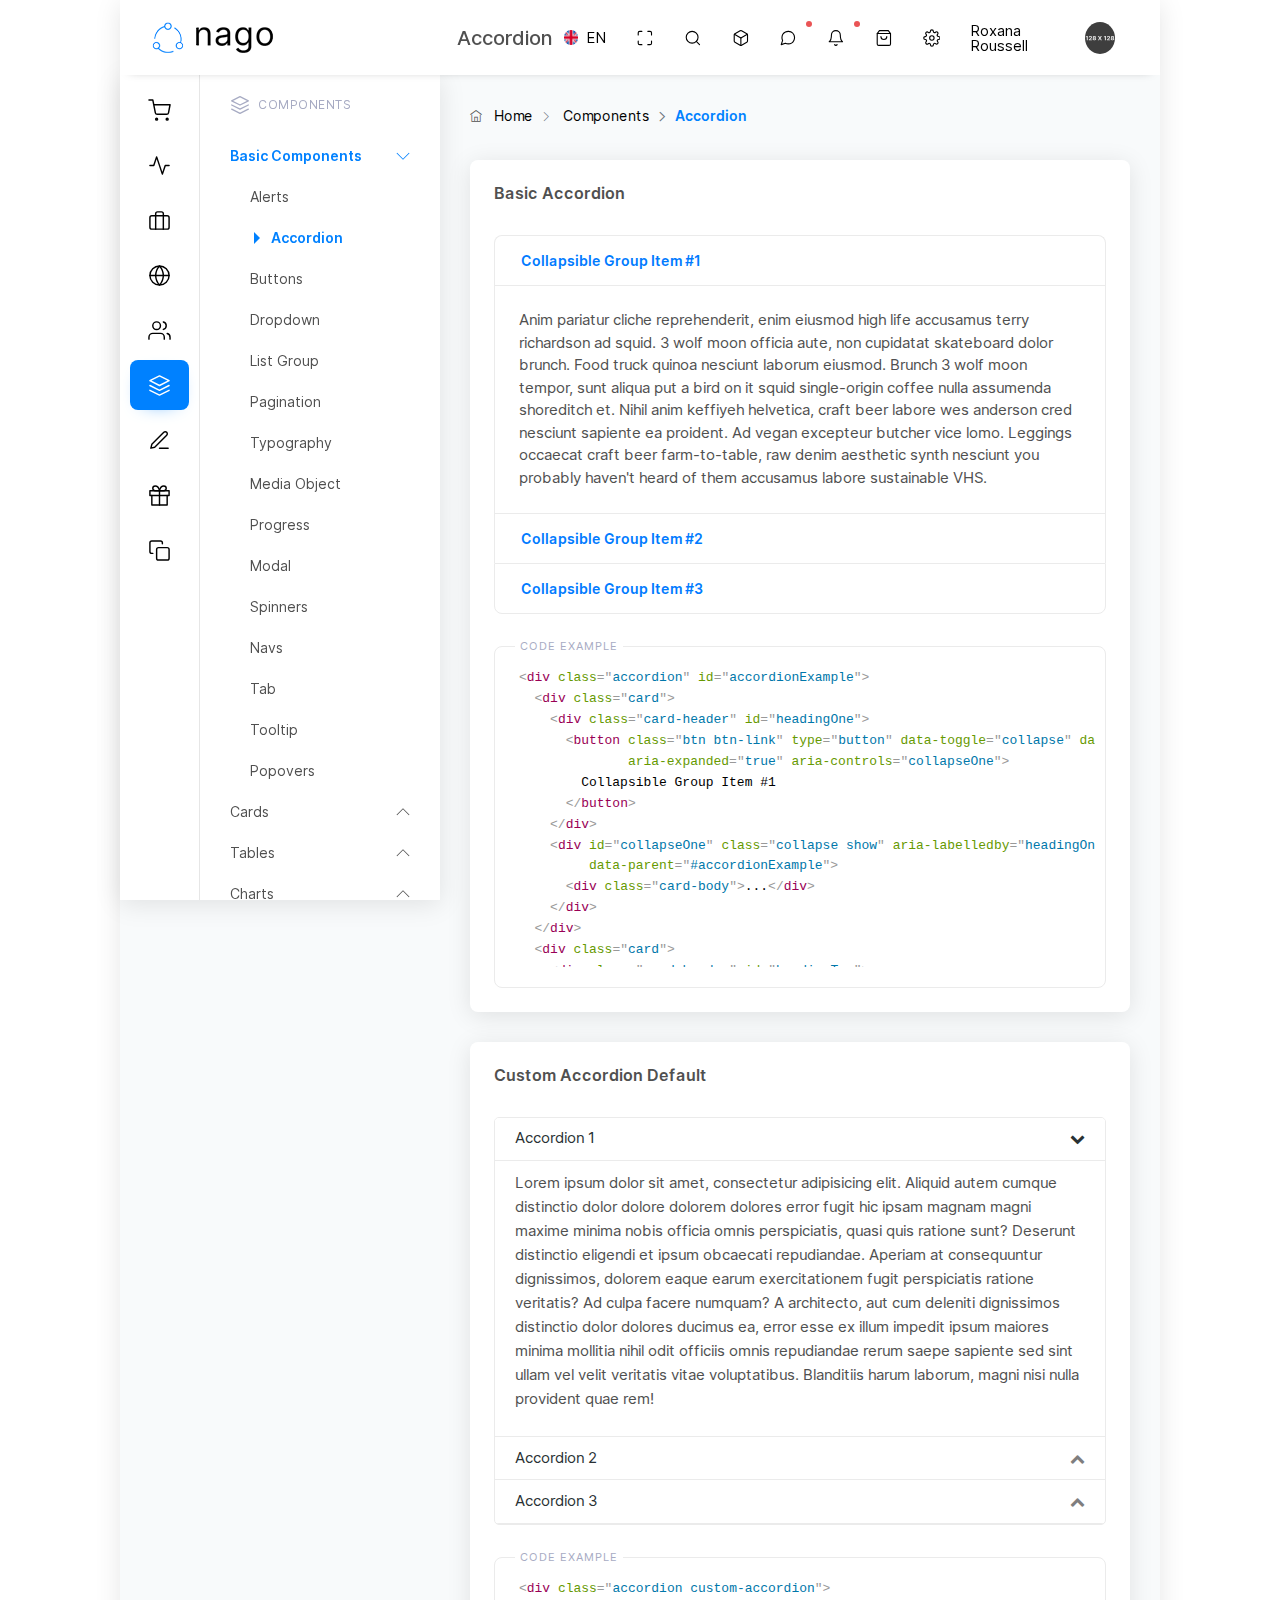
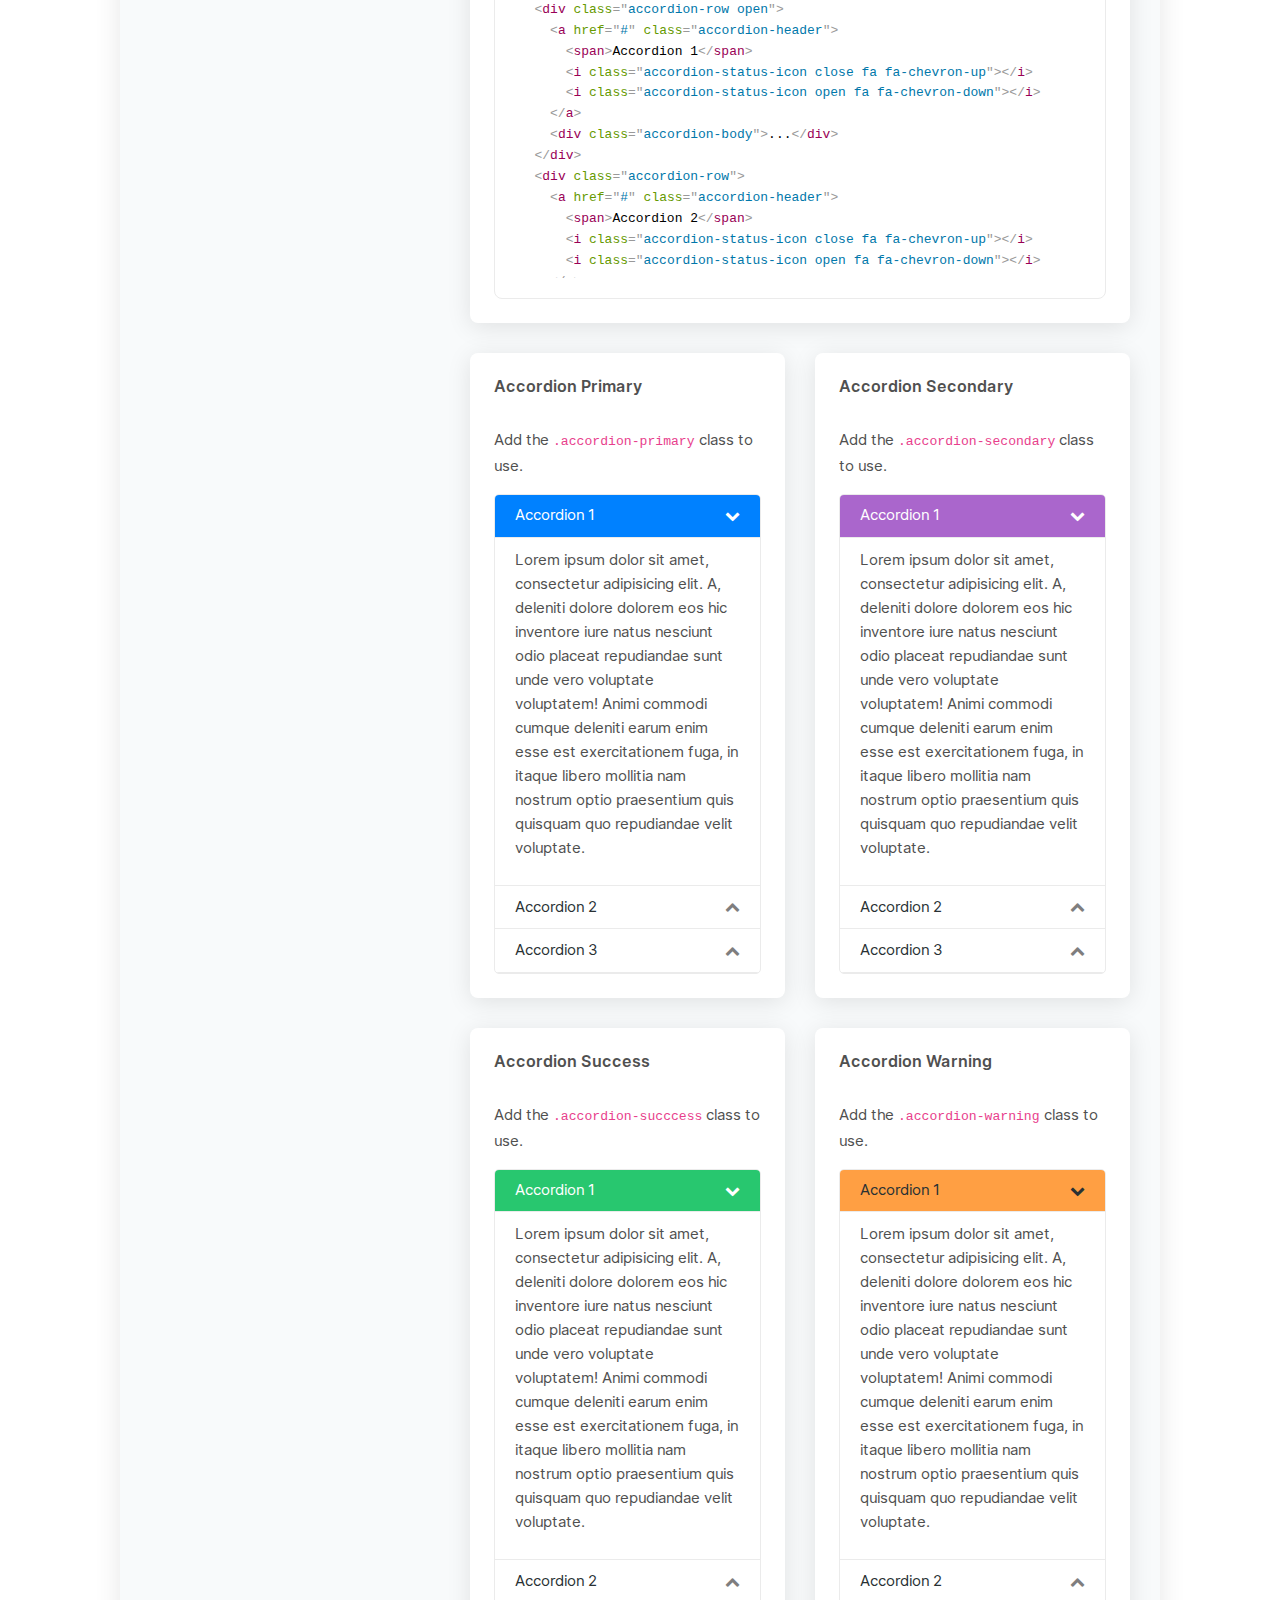
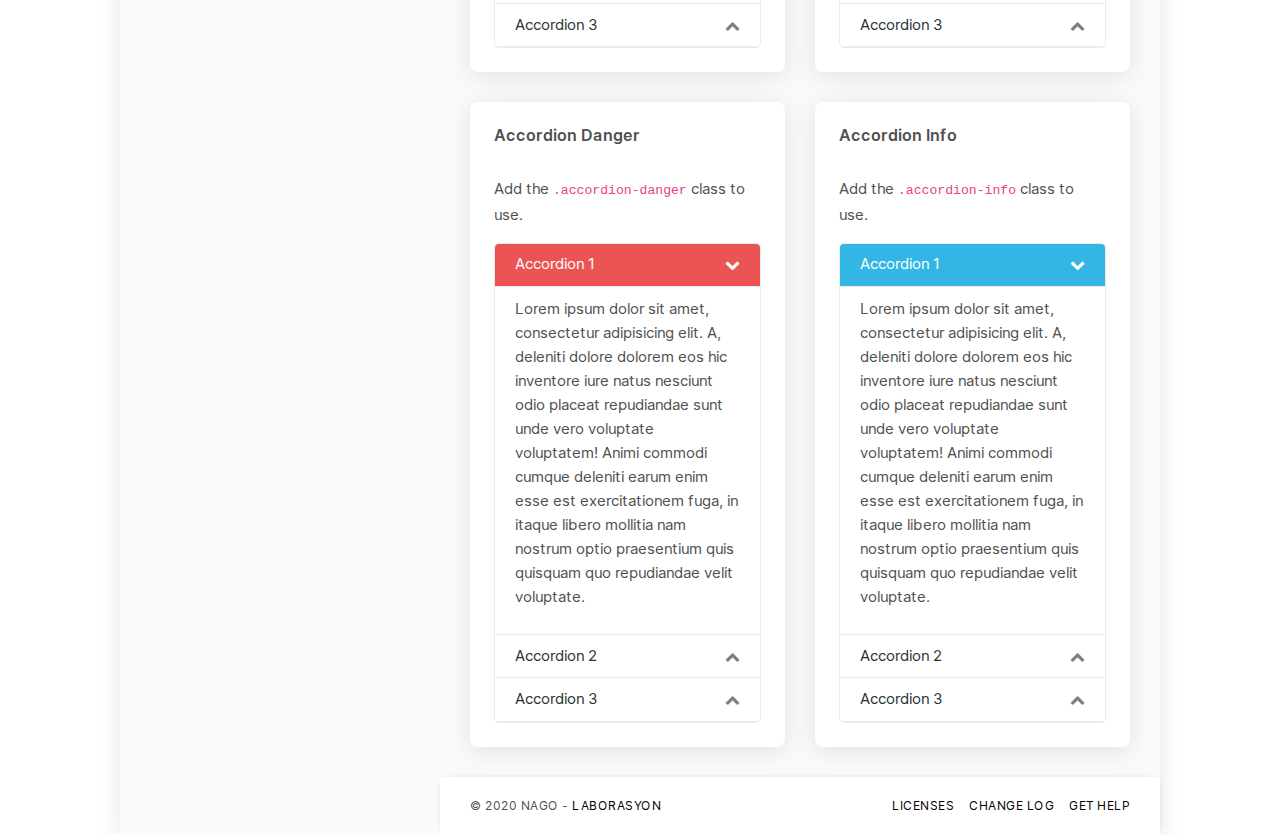
<file: nago/html/boxed-layout/accordion.html>
<!doctype html>
<html lang="en">
<head>
    <meta charset="UTF-8">
    <meta name="viewport" content="width=device-width, initial-scale=1">
    <meta http-equiv="X-UA-Compatible" content="ie=edge">
    <title>Nago - Admin & Dashboard HTML Template</title>

    <!-- Favicon -->
    <link rel="shortcut icon" href="../../assets/media/image/favicon.png"/>

    <!-- Plugin styles -->
    <link rel="stylesheet" href="../../vendors/bundle.css" type="text/css">

        <!-- Prism -->
    <link rel="stylesheet" href="../../vendors/prism/prism.css" type="text/css">

    <!-- App styles -->
    <link rel="stylesheet" href="../../assets/css/app.min.css" type="text/css">
</head>
<body  class="boxed-layout">

<!-- begin::preloader-->
<div class="preloader">
    <div class="preloader-icon"></div>
</div>
<!-- end::preloader -->

<!-- BEGIN: Sidebar Group -->
<div class="sidebar-group">

    <!-- BEGIN: User Menu -->
    <div class="sidebar" id="user-menu">
        <div class="py-4 text-center" data-backround-image="../../assets/media/image/image1.jpg">
            <figure class="avatar avatar-lg mb-3 border-0">
                <img src="../../assets/media/image/user/women_avatar1.jpg" class="rounded-circle" alt="image">
            </figure>
            <h5 class="d-flex align-items-center justify-content-center">Roxana Roussell</h5>
            <div>
                Balance: <strong>$500</strong>
            </div>
        </div>
        <div class="card mb-0 card-body shadow-none">
            <div class="mb-4">
                <div class="list-group list-group-flush">
                    <a href="profile.html" class="list-group-item p-l-r-0">Profile</a>
                    <a href="#" class="list-group-item p-l-r-0 d-flex">Followers</a>
                    <a href="mail.html" class="list-group-item p-l-r-0 d-flex">
                        Inbox <span class="badge badge-danger ml-auto">2</span>
                    </a>
                    <a href="#" class="list-group-item p-l-r-0">Billing</a>
                    <a href="#" class="list-group-item p-l-r-0" data-sidebar-target="#settings">Settings</a>
                    <a href="login.html" class="list-group-item p-l-r-0 text-danger" data-sidebar-target="#settings">Sign Out!</a>
                </div>
            </div>
            <div class="mb-4">
                <h6 class="d-flex justify-content-between">
                    Completed Tasks
                    <span class="float-right">%68</span>
                </h6>
                <div class="progress" style="height:5px;">
                    <div class="progress-bar bg-secondary" role="progressbar" style="width: 68%;"
                         aria-valuenow="68"
                         aria-valuemin="0" aria-valuemax="100"></div>
                </div>
            </div>
            <div class="mb-4">
                <h6 class="d-flex justify-content-between">
                    Storage
                    <span>%25</span>
                </h6>
                <div class="progress" style="height: 5px;">
                    <div class="progress-bar bg-info" role="progressbar" style="width: 40%;" aria-valuenow="40"
                         aria-valuemin="0" aria-valuemax="100"></div>
                </div>
            </div>
            <div class="mb-4">
                <h6>About</h6>
                <p class="text-muted mb-0">I love reading, traveling and discovering new things. You need to be happy in
                    life.</p>
            </div>
            <div class="mb-4">
                <h6>City</h6>
                <p class="text-muted mb-0">Germany / Berlin</p>
            </div>
            <div class="mb-4">
                <h6>Social Links</h6>
                <ul class="list-inline">
                    <li class="list-inline-item">
                        <a href="#" class="btn btn-sm btn-floating btn-facebook">
                            <i class="fa fa-facebook"></i>
                        </a>
                    </li>
                    <li class="list-inline-item">
                        <a href="#" class="btn btn-sm btn-floating btn-twitter">
                            <i class="fa fa-twitter"></i>
                        </a>
                    </li>
                    <li class="list-inline-item">
                        <a href="#" class="btn btn-sm btn-floating btn-dribbble">
                            <i class="fa fa-dribbble"></i>
                        </a>
                    </li>
                    <li class="list-inline-item">
                        <a href="#" class="btn btn-sm btn-floating btn-whatsapp">
                            <i class="fa fa-whatsapp"></i>
                        </a>
                    </li>
                    <li class="list-inline-item">
                        <a href="#" class="btn btn-sm btn-floating btn-linkedin">
                            <i class="fa fa-linkedin"></i>
                        </a>
                    </li>
                </ul>
            </div>
        </div>
    </div>
    <!-- END: User Menu -->

    <!-- BEGIN: Settings -->
    <div class="sidebar" id="settings">
        <div class="card">
            <div class="card-body">
                <h6 class="card-title">Settings</h6>
                <ul class="list-group list-group-flush">
                    <li class="list-group-item pl-0 pr-0">
                        <div class="custom-control custom-switch">
                            <input type="checkbox" class="custom-control-input" id="customSwitch1" checked>
                            <label class="custom-control-label" for="customSwitch1">Allow notifications.</label>
                        </div>
                    </li>
                    <li class="list-group-item pl-0 pr-0">
                        <div class="custom-control custom-switch">
                            <input type="checkbox" class="custom-control-input" id="customSwitch2">
                            <label class="custom-control-label" for="customSwitch2">Hide user requests</label>
                        </div>
                    </li>
                    <li class="list-group-item pl-0 pr-0">
                        <div class="custom-control custom-switch">
                            <input type="checkbox" class="custom-control-input" id="customSwitch3" checked>
                            <label class="custom-control-label" for="customSwitch3">Speed up demands</label>
                        </div>
                    </li>
                    <li class="list-group-item pl-0 pr-0">
                        <div class="custom-control custom-switch">
                            <input type="checkbox" class="custom-control-input" id="customSwitch4" checked>
                            <label class="custom-control-label" for="customSwitch4">Hide menus</label>
                        </div>
                    </li>
                    <li class="list-group-item pl-0 pr-0">
                        <div class="custom-control custom-switch">
                            <input type="checkbox" class="custom-control-input" id="customSwitch5">
                            <label class="custom-control-label" for="customSwitch5">Remember next visits</label>
                        </div>
                    </li>
                    <li class="list-group-item pl-0 pr-0">
                        <div class="custom-control custom-switch">
                            <input type="checkbox" class="custom-control-input" id="customSwitch6">
                            <label class="custom-control-label" for="customSwitch6">Enable report
                                generation.</label>
                        </div>
                    </li>
                </ul>
            </div>
        </div>
    </div>
    <!-- END: Settings -->

</div>
<!-- END: Sidebar Group -->

<!-- begin::main -->
<div class="layout-wrapper">

    <!-- begin::header -->
    <div class="header d-print-none">

        <div class="header-left">
            <div class="navigation-toggler">
                <a href="#" data-action="navigation-toggler">
                    <i data-feather="menu"></i>
                </a>
            </div>
            <div class="header-logo">
                <a href=index.html>
                    <img class="logo" src="../../assets/media/image/logo.png" alt="logo">
                    <img class="logo-light" src="../../assets/media/image/logo-light.png" alt="light logo">
                </a>
            </div>
        </div>

        <div class="header-body">
            <div class="header-body-left">
                <div class="page-title">
                    <h4>Accordion</h4>
                </div>
            </div>
            <div class="header-body-right">
                <ul class="navbar-nav">

                    <li class="nav-item">
                        <a href="#" title="Language" class="nav-link" data-toggle="dropdown">
                            <img width="18" src="../../assets/media/image/flags/262-united-kingdom.png"
                                 alt="flag"
                                 class="mr-2 rounded" title="United Kingdom"> EN
                        </a>
                        <div class="dropdown-menu">
                            <a href="#" class="dropdown-item">
                                <img width="18" src="../../assets/media/image/flags/003-tanzania.png"
                                     class="mr-2 rounded"
                                     alt="flag">
                                Tanzania
                            </a>
                            <a href="#" class="dropdown-item">
                                <img width="18" src="../../assets/media/image/flags/261-china.png"
                                     class="mr-2 rounded"
                                     alt="flag"> China
                            </a>
                            <a href="#" class="dropdown-item">
                                <img width="18" src="../../assets/media/image/flags/013-tunisia.png"
                                     class="mr-2 rounded"
                                     alt="flag">
                                Tunisia
                            </a>
                            <a href="#" class="dropdown-item">
                                <img width="18" src="../../assets/media/image/flags/044-spain.png"
                                     class="mr-2 rounded"
                                     alt="flag"> Spain
                            </a>
                        </div>
                    </li>

                    <!-- begin::header fullscreen -->
                    <li class="nav-item dropdown">
                        <a href="#" class="nav-link" title="Fullscreen" data-toggle="fullscreen">
                            <i class="maximize" data-feather="maximize"></i>
                            <i class="minimize" data-feather="minimize"></i>
                        </a>
                    </li>
                    <!-- end::header fullscreen -->

                    <!-- begin::header search -->
                    <li class="nav-item">
                        <a href="#" class="nav-link" title="Search" data-toggle="dropdown">
                            <i data-feather="search"></i>
                        </a>
                        <div class="dropdown-menu p-2 dropdown-menu-right">
                            <form>
                                <div class="input-group">
                                    <input type="text" class="form-control" placeholder="Search">
                                    <div class="input-group-prepend">
                                        <button class="btn" type="button">
                                            <i data-feather="search"></i>
                                        </button>
                                    </div>
                                </div>
                            </form>
                        </div>
                    </li>
                    <!-- end::header search -->

                    <!-- begin::apps -->
                    <li class="nav-item dropdown">
                        <a href="#" class="nav-link" title="Apps" data-toggle="dropdown">
                            <i data-feather="box"></i>
                        </a>
                        <div class="dropdown-menu dropdown-menu-right dropdown-menu-big">
                            <div class="bg-dark p-4 text-center d-flex justify-content-between">
                                <h5 class="mb-0">Apps</h5>
                            </div>
                            <div class="p-3">
                                <div class="row row-xs">
                                    <div class="col-6">
                                        <a href="chat.html">
                                            <div class="border-radius-1 text-center mb-3">
                                                <figure class="avatar avatar-lg border-0">
                                                <span class="avatar-title bg-primary text-white rounded-circle">
                                                    <i class="width-30 height-30" data-feather="message-circle"></i>
                                                </span>
                                                </figure>
                                                <div class="mt-2">Chat</div>
                                            </div>
                                        </a>
                                    </div>
                                    <div class="col-6">
                                        <a href="mail.html">
                                            <div class="border-radius-1 text-center mb-3">
                                                <figure class="avatar avatar-lg border-0">
                                                <span class="avatar-title bg-secondary text-white rounded-circle">
                                                    <i class="width-30 height-30" data-feather="mail"></i>
                                                </span>
                                                </figure>
                                                <div class="mt-2">Mail</div>
                                            </div>
                                        </a>
                                    </div>
                                    <div class="col-6">
                                        <a href="todo-list.html">
                                            <div class="border-radius-1 text-center">
                                                <figure class="avatar avatar-lg border-0">
                                                <span class="avatar-title bg-info text-white rounded-circle">
                                                    <i class="width-30 height-30" data-feather="check-circle"></i>
                                                </span>
                                                </figure>
                                                <div class="mt-2">Todo List</div>
                                            </div>
                                        </a>
                                    </div>
                                    <div class="col-6">
                                        <a href="file-manager.html">
                                            <div class="border-radius-1 text-center">
                                                <figure class="avatar avatar-lg border-0">
                                                <span class="avatar-title bg-warning text-white rounded-circle">
                                                    <i class="width-30 height-30" data-feather="file"></i>
                                                </span>
                                                </figure>
                                                <div class="mt-2">File Manager</div>
                                            </div>
                                        </a>
                                    </div>
                                </div>
                            </div>
                        </div>
                    </li>
                    <!-- end::apps -->

                    <!-- begin::header messages dropdown -->
                    <li class="nav-item dropdown">
                        <a href="#" class="nav-link nav-link-notify" title="Chats" data-toggle="dropdown">
                            <i data-feather="message-circle"></i>
                        </a>
                        <div class="dropdown-menu dropdown-menu-right dropdown-menu-big">
                            <div class="bg-dark p-4 text-center d-flex justify-content-between align-items-center">
                                <h5 class="mb-0">Chats</h5>
                                <small class="opacity-7">2 unread chats</small>
                            </div>
                            <div>
                                <ul class="list-group list-group-flush">
                                    <li>
                                        <a href="#" class="list-group-item d-flex align-items-center hide-show-toggler">
                                            <div>
                                                <figure class="avatar mr-2">
                                                    <img src="../../assets/media/image/user/man_avatar1.jpg"
                                                         class="rounded-circle" alt="user">
                                                </figure>
                                            </div>
                                            <div class="flex-grow-1">
                                                <p class="mb-0 line-height-20 d-flex justify-content-between">
                                                    Herbie Pallatina
                                                    <i title="Mark as read" data-toggle="tooltip"
                                                       class="hide-show-toggler-item fa fa-circle-o font-size-11"></i>
                                                </p>
                                                <div class="small text-muted">
                                                    <span class="mr-2">02:30 PM</span>
                                                    <span>Have you madimage</span>
                                                </div>
                                            </div>
                                        </a>
                                    </li>
                                    <li>
                                        <a href="#"
                                           class="list-group-item d-flex align-items-center hide-show-toggler">
                                            <div>
                                                <figure class="avatar mr-2">
                                                    <img src="../../assets/media/image/user/women_avatar5.jpg"
                                                         class="rounded-circle" alt="user">
                                                </figure>
                                            </div>
                                            <div class="flex-grow-1">
                                                <p class="mb-0 line-height-20 d-flex justify-content-between">
                                                    Andrei Miners
                                                    <i title="Mark as read" data-toggle="tooltip"
                                                       class="hide-show-toggler-item fa fa-circle-o font-size-11"></i>
                                                </p>
                                                <div class="small text-muted">
                                                    <span class="mr-2">08:36 PM</span>
                                                    <span>I have a meetinimage</span>
                                                </div>
                                            </div>
                                        </a>
                                    </li>
                                    <li class="text-divider small pb-2 pl-3 pt-3">
                                        <span>Old chats</span>
                                    </li>
                                    <li>
                                        <a href="#"
                                           class="list-group-item d-flex align-items-center hide-show-toggler">
                                            <div>
                                                <figure class="avatar mr-2">
                                                    <img src="../../assets/media/image/user/man_avatar3.jpg"
                                                         class="rounded-circle" alt="user">
                                                </figure>
                                            </div>
                                            <div class="flex-grow-1">
                                                <p class="mb-0 line-height-20 d-flex justify-content-between">
                                                    Kevin added
                                                    <i title="Mark as unread" data-toggle="tooltip"
                                                       class="hide-show-toggler-item fa fa-check font-size-11"></i>
                                                </p>
                                                <div class="small text-muted">
                                                    <span class="mr-2">11:09 PM</span>
                                                    <span>Have you madimage</span>
                                                </div>
                                            </div>
                                        </a>
                                    </li>
                                    <li>
                                        <a href="#" class="list-group-item d-flex align-items-center hide-show-toggler">
                                            <div>
                                                <figure class="avatar mr-2">
                                                    <img src="../../assets/media/image/user/man_avatar2.jpg"
                                                         class="rounded-circle" alt="user">
                                                </figure>
                                            </div>
                                            <div class="flex-grow-1">
                                                <p class="mb-0 line-height-20 d-flex justify-content-between">
                                                    Eugenio Carnelley
                                                    <i title="Mark as unread" data-toggle="tooltip"
                                                       class="hide-show-toggler-item fa fa-check font-size-11"></i>
                                                </p>
                                                <div class="small text-muted">
                                                    <span class="mr-2">Yesterday</span>
                                                    <span>I have a meetinimage</span>
                                                </div>
                                            </div>
                                        </a>
                                    </li>
                                    <li>
                                        <a href="#"
                                           class="list-group-item d-flex align-items-center hide-show-toggler">
                                            <div>
                                                <figure class="avatar mr-2">
                                                    <img src="../../assets/media/image/user/women_avatar1.jpg"
                                                         class="rounded-circle" alt="user">
                                                </figure>
                                            </div>
                                            <div class="flex-grow-1">
                                                <p class="mb-0 line-height-20 d-flex justify-content-between">
                                                    Neely Ferdinand
                                                    <i title="Mark as unread" data-toggle="tooltip"
                                                       class="hide-show-toggler-item fa fa-check font-size-11"></i>
                                                </p>
                                                <div class="small text-muted">
                                                    <span class="mr-2">Yesterday</span>
                                                    <span>I have a meetinimage</span>
                                                </div>
                                            </div>
                                        </a>
                                    </li>
                                </ul>
                            </div>
                            <div class="p-2 text-right border-top">
                                <ul class="list-inline small">
                                    <li class="list-inline-item mb-0">
                                        <a href="#">Mark All Read</a>
                                    </li>
                                </ul>
                            </div>
                        </div>
                    </li>
                    <!-- end::header messages dropdown -->

                    <!-- begin::header notification dropdown -->
                    <li class="nav-item dropdown">
                        <a href="#" class="nav-link nav-link-notify" title="Notifications" data-toggle="dropdown">
                            <i data-feather="bell"></i>
                        </a>
                        <div class="dropdown-menu dropdown-menu-right dropdown-menu-big">
                            <div class="bg-dark p-4 text-center d-flex justify-content-between align-items-center">
                                <h5 class="mb-0">Notifications</h5>
                                <small class="opacity-7">1 unread notifications</small>
                            </div>
                            <div>
                                <ul class="list-group list-group-flush">
                                    <li>
                                        <a href="#" class="list-group-item d-flex align-items-center hide-show-toggler">
                                            <div>
                                                <figure class="avatar mr-2">
                                                <span
                                                    class="avatar-title bg-success-bright text-success rounded-circle">
                                                    <i class="ti-user"></i>
                                                </span>
                                                </figure>
                                            </div>
                                            <div class="flex-grow-1">
                                                <p class="mb-0 line-height-20 d-flex justify-content-between">
                                                    New customer registered
                                                    <i title="Mark as read" data-toggle="tooltip"
                                                       class="hide-show-toggler-item fa fa-circle-o font-size-11"></i>
                                                </p>
                                                <span class="text-muted small">20 min ago</span>
                                            </div>
                                        </a>
                                    </li>
                                    <li class="text-divider small pb-2 pl-3 pt-3">
                                        <span>Old notifications</span>
                                    </li>
                                    <li>
                                        <a href="#" class="list-group-item d-flex align-items-center hide-show-toggler">
                                            <div>
                                                <figure class="avatar mr-2">
                                                <span
                                                    class="avatar-title bg-warning-bright text-warning rounded-circle">
                                                    <i class="ti-package"></i>
                                                </span>
                                                </figure>
                                            </div>
                                            <div class="flex-grow-1">
                                                <p class="mb-0 line-height-20 d-flex justify-content-between">
                                                    New Order Recieved
                                                    <i title="Mark as unread" data-toggle="tooltip"
                                                       class="hide-show-toggler-item fa fa-check font-size-11"></i>
                                                </p>
                                                <span class="text-muted small">45 sec ago</span>
                                            </div>
                                        </a>
                                    </li>
                                    <li>
                                        <a href="#"
                                           class="list-group-item d-flex align-items-center hide-show-toggler">
                                            <div>
                                                <figure class="avatar mr-2">
                                                <span class="avatar-title bg-danger-bright text-danger rounded-circle">
                                                    <i class="ti-server"></i>
                                                </span>
                                                </figure>
                                            </div>
                                            <div class="flex-grow-1">
                                                <p class="mb-0 line-height-20 d-flex justify-content-between">
                                                    Server Limit Reached!
                                                    <i title="Mark as unread" data-toggle="tooltip"
                                                       class="hide-show-toggler-item fa fa-check font-size-11"></i>
                                                </p>
                                                <span class="text-muted small">55 sec ago</span>
                                            </div>
                                        </a>
                                    </li>
                                    <li>
                                        <a href="#"
                                           class="list-group-item d-flex align-items-center hide-show-toggler">
                                            <div>
                                                <figure class="avatar mr-2">
                                                <span class="avatar-title bg-info-bright text-info rounded-circle">
                                                    <i class="ti-layers"></i>
                                                </span>
                                                </figure>
                                            </div>
                                            <div class="flex-grow-1">
                                                <p class="mb-0 line-height-20 d-flex align-items-center justify-content-between">
                                                    Apps are ready for update
                                                    <i title="Mark as unread" data-toggle="tooltip"
                                                       class="hide-show-toggler-item fa fa-check font-size-11"></i>
                                                </p>
                                                <span class="text-muted small">Yesterday</span>
                                            </div>
                                        </a>
                                    </li>
                                </ul>
                            </div>
                            <div class="p-2 text-right border-top">
                                <ul class="list-inline small">
                                    <li class="list-inline-item mb-0">
                                        <a href="#">Mark All Read</a>
                                    </li>
                                </ul>
                            </div>
                        </div>
                    </li>
                    <!-- end::header notification dropdown -->

                    <!-- BEGIN: Cart -->
                    <li class="nav-item">
                        <a href="#" title="Cart" class="nav-link" data-toggle="dropdown">
                            <i data-feather="shopping-bag"></i>
                        </a>
                        <div class="dropdown-menu dropdown-menu-right dropdown-menu-big">
                            <div class="bg-dark p-4 text-center d-flex justify-content-between align-items-center">
                                <h5 class="mb-0">Cart</h5>
                                <small class="opacity-7">3 products</small>
                            </div>
                            <div>
                                <div class="list-group list-group-flush">
                                    <a href="#" class="p-3 list-group-item d-flex">
                                        <div>
                                            <figure class="avatar mr-3">
                                                <img src="../../assets/media/image/products/product6.png"
                                                     alt="Canon 4000D 18-55 MM">
                                            </figure>
                                        </div>
                                        <div class="flex-grow-1">
                                            <p class="mb-0 line-height-20 d-flex justify-content-between">
                                                Canon 4000D 18-55 MM
                                                <i title="Close" data-toggle="tooltip"
                                                   class="hide-show-toggler-item ti-close"></i>
                                            </p>
                                            <span class="text-muted small">1 X $1,200</span>
                                        </div>
                                    </a>
                                    <a href="#" class="p-3 list-group-item d-flex">
                                        <div>
                                            <figure class="avatar mr-3">
                                                <img src="../../assets/media/image/products/product3.png"
                                                     alt="pineapple">
                                            </figure>
                                        </div>
                                        <div class="flex-grow-1">
                                            <p class="mb-0 line-height-20 d-flex justify-content-between">
                                                Snopy SN-BT96 Pretty
                                                <i title="Close" data-toggle="tooltip"
                                                   class="hide-show-toggler-item ti-close"></i>
                                            </p>
                                            <span class="text-muted small">1 X $250</span>
                                        </div>
                                    </a>
                                    <a href="#" class="p-3 list-group-item d-flex">
                                        <div>
                                            <figure class="avatar mr-3">
                                                <img src="../../assets/media/image/products/product7.png"
                                                     class="rounded" alt="pineapple">
                                            </figure>
                                        </div>
                                        <div class="flex-grow-1">
                                            <p class="mb-0 line-height-20 d-flex justify-content-between">
                                                Lenovo Tab E10 TB-X104F 32GB
                                                <i title="Close" data-toggle="tooltip"
                                                   class="hide-show-toggler-item ti-close"></i>
                                            </p>
                                            <span class="text-muted small">2 X $100</span>
                                        </div>
                                    </a>
                                </div>
                            </div>
                            <div class="p-3 border-top text-right">
                                <p class="d-flex justify-content-between align-items-center mb-2">
                                    <span>Sub Total</span>
                                    <span>$1,650</span>
                                </p>
                                <p class="d-flex justify-content-between align-items-center mb-2">
                                    <span>Taxes</span>
                                    <span>$15</span>
                                </p>
                                <p class="d-flex justify-content-between align-items-center mb-2 font-weight-bold">
                                    <span>Total</span>
                                    <span>$1,675</span>
                                </p>
                                <button class="btn btn-primary btn-block mt-2">
                                    Order and Payment <i class="ti-arrow-right ml-2"></i>
                                </button>
                            </div>
                        </div>
                    </li>
                    <!-- END: Cart -->

                    <!-- begin::settings -->
                    <li class="nav-item dropdown">
                        <a href="#" class="nav-link" title="Settings" data-sidebar-target="#settings">
                            <i data-feather="settings"></i>
                        </a>
                    </li>
                    <!-- end::settings -->

                    <!-- begin::user menu -->
                    <li class="nav-item dropdown">
                        <a href="#" class="nav-link" title="User menu" data-sidebar-target="#user-menu">
                            <span class="mr-2 d-sm-inline d-none">Roxana Roussell</span>
                            <figure class="avatar avatar-sm">
                                <img src="../../assets/media/image/user/women_avatar1.jpg" class="rounded-circle"
                                     alt="avatar">
                            </figure>
                        </a>
                    </li>
                    <!-- end::user menu -->

                </ul>

                <!-- begin::mobile header toggler -->
                <ul class="navbar-nav d-flex align-items-center">
                    <li class="nav-item header-toggler">
                        <a href="#" class="nav-link">
                            <i data-feather="arrow-down"></i>
                        </a>
                    </li>
                </ul>
                <!-- end::mobile header toggler -->
            </div>
        </div>

    </div>
    <!-- end::header -->

    <div class="content-wrapper">

        <!-- begin::navigation -->
        <div class="navigation">
            <div class="navigation-menu-tab">
                <ul>
                    <li>
                        <a href="#" data-toggle="tooltip" data-placement="right" title="Ecommerce"
                           data-nav-target="#ecommerce">
                            <i data-feather="shopping-cart"></i>
                        </a>
                    </li>
                    <li>
                        <a href="#" data-toggle="tooltip" data-placement="right" title="Analytics"
                           data-nav-target="#analytics">
                            <i data-feather="activity"></i>
                        </a>
                    </li>
                    <li>
                        <a href="#" data-toggle="tooltip" data-placement="right" title="Projects"
                           data-nav-target="#projects">
                            <i data-feather="briefcase"></i>
                        </a>
                    </li>
                    <li>
                        <a href="#" data-toggle="tooltip"
                           data-placement="right" title="Apps" data-nav-target="#apps">
                            <i data-feather="globe"></i>
                        </a>
                    </li>
                    <li>
                        <a href="#" data-toggle="tooltip" data-placement="right" title="User"
                           data-nav-target="#user">
                            <i data-feather="users"></i>
                        </a>
                    </li>
                    <li>
                        <a href="#" data-toggle="tooltip"
                           data-placement="right" title="Components"
                           data-nav-target="#components">
                            <i data-feather="layers"></i>
                        </a>
                    </li>
                    <li>
                        <a href="#" data-toggle="tooltip"
                           data-placement="right" title="Forms"
                           data-nav-target="#forms">
                            <i data-feather="edit-3"></i>
                        </a>
                    </li>
                    <li>
                        <a href="#" data-toggle="tooltip"
                           data-placement="right" title="Plugins"
                           data-nav-target="#plugins">
                            <i data-feather="gift"></i>
                        </a>
                    </li>
                    <li>
                        <a href="#" data-toggle="tooltip"
                           data-placement="right" title="Pages" data-nav-target="#pages">
                            <i data-feather="copy"></i>
                        </a>
                    </li>
                </ul>
            </div>
            <div class="navigation-menu-body">
                <div class="navigation-menu-group">
                    <div id="ecommerce">
                        <ul>
                            <li class="navigation-divider d-flex align-items-center">
                                <i class="mr-2" data-feather="shopping-cart"></i> E-commerce
                            </li>
                            <li>
                                <a  href="ecommerce-dashboard.html">Dashboard</a></li>
                            <li>
                                <a  href="orders.html">Orders</a></li>
                            <li>
                                <a  href="product-list.html">Product List</a></li>
                            <li>
                                <a  href="product-grid.html">Product Grid</a></li>
                            <li>
                                <a  href="product-detail.html">Product Detail</a></li>
                            <li class="navigation-divider">Summary</li>
                            <li>
                                <a href="#" class="d-flex align-items-start">
                                    <div>
                                        <figure class="avatar mr-3">
                                <span class="avatar-title bg-warning rounded">
                                    <i class="ti-bar-chart-alt"></i>
                                </span>
                                        </figure>
                                    </div>
                                    <div>
                                        <h6>Total Orders</h6>
                                        <h4 class="mb-0 font-weight-bold">$50.958</h4>
                                    </div>
                                </a>
                            </li>
                            <li>
                                <a href="#" class="d-flex align-items-start">
                                    <div>
                                        <figure class="avatar mr-3">
                                <span class="avatar-title bg-success rounded">
                                    <i class="ti-trash"></i>
                                </span>
                                        </figure>
                                    </div>
                                    <div>
                                        <h6>New Products</h6>
                                        <h4 class="mb-0">100</h4>
                                    </div>
                                </a>
                            </li>
                            <li>
                                <a href="#" class="d-flex align-items-start">
                                    <div>
                                        <figure class="avatar mr-3">
                                <span class="avatar-title bg-danger rounded">
                                    <i class="ti-reload"></i>
                                </span>
                                        </figure>
                                    </div>
                                    <div>
                                        <h6>Refund</h6>
                                        <h4 class="mb-0">5.301</h4>
                                    </div>
                                </a>
                            </li>
                        </ul>
                    </div>
                    <div id="analytics">
                        <ul>
                            <li class="navigation-divider d-flex align-items-center">
                                <i class="mr-2" data-feather="activity"></i> Analytics
                            </li>
                            <li>
                                <a  href="analytics-dashboard.html">Dashboard</a></li>
                            <li>
                                <a  href="customers.html">Customers</a></li>
                            <li class="navigation-divider">Summary</li>
                            <li>
                                <a href="#" class="d-flex align-items-start">
                                    <div>
                                        <figure class="avatar mr-2">
                                <span class="avatar-title bg-warning rounded-circle">
                                    <i class="ti-bar-chart-alt"></i>
                                </span>
                                        </figure>
                                    </div>
                                    <div>
                                        <h6 class="mb-0">Total Sales</h6>
                                        <p class="text-muted mb-0 small">This Mounth</p>
                                        <h4 class="mb-0">$50.958</h4>
                                    </div>
                                </a>
                            </li>
                            <li>
                                <a href="#" class="d-flex align-items-start">
                                    <div>
                                        <figure class="avatar mr-2">
                                <span class="avatar-title bg-success rounded-circle">
                                    <i class="ti-world"></i>
                                </span>
                                        </figure>
                                    </div>
                                    <div>
                                        <h6 class="mb-0">Projects</h6>
                                        <p class="text-muted mb-0 small">Today</p>
                                        <h4 class="mb-0">35</h4>
                                    </div>
                                </a>
                            </li>
                            <li>
                                <a href="#" class="d-flex align-items-start">
                                    <div>
                                        <figure class="avatar mr-2">
                                <span class="avatar-title bg-info rounded-circle">
                                    <i class="ti-user"></i>
                                </span>
                                        </figure>
                                    </div>
                                    <div>
                                        <h6 class="mb-0">Total Visitor</h6>
                                        <p class="text-muted mb-0 small">Today</p>
                                        <h4 class="mb-0">5.301</h4>
                                    </div>
                                </a>
                            </li>
                        </ul>
                    </div>
                    <div id="projects">
                        <ul>
                            <li class="navigation-divider d-flex align-items-center">
                                <i class="mr-2" data-feather="briefcase"></i> Projects
                            </li>
                            <li>
                                <a  href="projects-dashboard.html">Dashboard</a></li>
                            <li>
                                <a  href="project-list.html">Project List</a></li>
                            <li>
                                <a  href="project-grid.html">Project Grid</a></li>
                            <li>
                                <a  href="project-detail.html">Project Detail</a></li>
                            <li>
                                <a  href="clients.html">Clients</a></li>
                            <li class="navigation-divider">Summary</li>
                            <li>
                                <a href="#" class="d-flex align-items-start">
                                    <div>
                                        <figure class="avatar mr-2">
                                <span class="avatar-title bg-warning rounded-circle">
                                    <i class="ti-bar-chart-alt"></i>
                                </span>
                                        </figure>
                                    </div>
                                    <div>
                                        <h6 class="mb-0">Total Sales</h6>
                                        <p class="text-muted mb-0 small">This Mounth</p>
                                        <h4 class="mb-0">$50.958</h4>
                                    </div>
                                </a>
                            </li>
                            <li>
                                <a href="#" class="d-flex align-items-start">
                                    <div>
                                        <figure class="avatar mr-2">
                                <span class="avatar-title bg-success rounded-circle">
                                    <i class="ti-world"></i>
                                </span>
                                        </figure>
                                    </div>
                                    <div>
                                        <h6 class="mb-0">Projects</h6>
                                        <p class="text-muted mb-0 small">Today</p>
                                        <h4 class="mb-0">35</h4>
                                    </div>
                                </a>
                            </li>
                            <li>
                                <a href="#" class="d-flex align-items-start">
                                    <div>
                                        <figure class="avatar mr-2">
                                <span class="avatar-title bg-info rounded-circle">
                                    <i class="ti-user"></i>
                                </span>
                                        </figure>
                                    </div>
                                    <div>
                                        <h6 class="mb-0">Total Visitor</h6>
                                        <p class="text-muted mb-0 small">Today</p>
                                        <h4 class="mb-0">5.301</h4>
                                    </div>
                                </a>
                            </li>
                        </ul>
                    </div>
                    <div id="apps">
                        <ul>
                            <li class="navigation-divider d-flex align-items-center">
                                <i class="mr-2" data-feather="globe"></i> Apps
                            </li>
                            <li>
                                <a  href="chat.html">
                                    <span>Chat</span>
                                    <span class="badge badge-danger">5</span>
                                </a>
                            </li>
                            <li>
                                <a  href="mail.html">
                                    <span>Mail</span>
                                </a>
                            </li>
                            <li>
                                <a  href="todo-list.html">
                                    <span>Todo List</span>
                                    <span class="badge badge-warning">2</span>
                                </a>
                            </li>
                            <li>
                                <a  href="file-manager.html">
                                    <span>File Manager</span>
                                </a>
                            </li>
                            <li>
                                <a  href="calendar.html">
                                    <span>Calendar</span>
                                </a>
                            </li>
                            <li>
                                <a  href="gallery.html">
                                    <span>Gallery</span>
                                </a>
                            </li>
                            <li>
                                <a  href="invoice.html">Invoice</a></li>
                            <li class="navigation-divider">Recent Contacts</li>
                            <li>
                                <div class="list-group list-group-flush">
                                    <a href="#" class="list-group-item d-flex align-items-center">
                                        <div>
                                            <div class="avatar avatar-sm m-r-10">
                                                <img src="../../assets/media/image/user/man_avatar1.jpg"
                                                     class="rounded-circle" alt="image">
                                            </div>
                                        </div>
                                        <span>Valentine Maton</span>
                                    </a>
                                    <a href="#" class="list-group-item d-flex align-items-center">
                                        <div>
                                            <div class="avatar avatar-sm m-r-10">
                                                <img src="../../assets/media/image/user/women_avatar2.jpg"
                                                     class="rounded-circle" alt="image">
                                            </div>
                                        </div>
                                        <span>Holmes Cherryman</span>
                                    </a>
                                    <a href="#" class="list-group-item d-flex align-items-center">
                                        <div>
                                            <div class="avatar avatar-sm m-r-10">
                                                <img src="../../assets/media/image/user/women_avatar4.jpg"
                                                     class="rounded-circle" alt="image">
                                            </div>
                                        </div>
                                        <span>Kenneth Hune</span>
                                    </a>
                                    <a href="#" class="list-group-item d-flex align-items-center">
                                        <div>
                                            <div class="avatar avatar-sm m-r-10">
                                                <img src="../../assets/media/image/user/women_avatar3.jpg"
                                                     class="rounded-circle" alt="image">
                                            </div>
                                        </div>
                                        <span>Holmes Cherryman</span>
                                    </a>
                                    <a href="#" class="list-group-item d-flex align-items-center">
                                        <div>
                                            <div class="avatar avatar-sm m-r-10">
                                                <img src="../../assets/media/image/user/women_avatar5.jpg"
                                                     class="rounded-circle" alt="image">
                                            </div>
                                        </div>
                                        <span>Kenneth Hune</span>
                                    </a>
                                </div>
                            </li>
                        </ul>
                    </div>
                    <div id="user">
                        <ul>
                            <li class="navigation-divider d-flex align-items-center">
                                <i class="mr-2" data-feather="users"></i> User
                            </li>
                            <li>
                                <a  href="profile.html">Profile</a></li>
                            <li>
                                <a  href="user-list.html">User List</a></li>
                            <li>
                                <a  href="user-edit.html">User Edit</a></li>
                            <li><a href="login.html" target="_blank">Login</a></li>
                            <li><a href="register.html" target="_blank">Register</a></li>
                            <li><a href="recovery-password.html" target="_blank">Recovery Password</a>
                            </li>
                            <li><a href="lock-screen.html" target="_blank">Lock Screen</a></li>
                            <li class="navigation-divider">Followers</li>
                            <li>
                                <div class="avatar-group ml-4">
                                    <figure class="avatar avatar-sm">
                                        <a href="#" title="Krisha McAlees" data-toggle="tooltip">
                                            <img src="../../assets/media/image/user/women_avatar4.jpg" class="rounded-circle"
                                                 alt="avatar">
                                        </a>
                                    </figure>
                                    <figure class="avatar avatar-sm">
                                        <a href="#" title="Rozella Baskerfield" data-toggle="tooltip">
                                            <span class="avatar-title bg-info rounded-circle">R</span>
                                        </a>
                                    </figure>
                                    <figure class="avatar avatar-sm">
                                        <a href="#" title="Hilton Dew" data-toggle="tooltip">
                                            <img src="../../assets/media/image/user/man_avatar3.jpg" class="rounded-circle"
                                                 alt="avatar">
                                        </a>
                                    </figure>
                                    <figure class="avatar avatar-sm">
                                        <a href="#" title="Mellie Smittoune" data-toggle="tooltip">
                                            <img src="../../assets/media/image/user/man_avatar1.jpg" class="rounded-circle"
                                                 alt="avatar">
                                        </a>
                                    </figure>
                                    <figure class="avatar avatar-sm">
                                        <a href="#" title="Avery Hampshire" data-toggle="tooltip">
                                            <span class="avatar-title bg-warning rounded-circle">A</span>
                                        </a>
                                    </figure>
                                    <figure class="avatar avatar-sm">
                                        <a href="#" title="Krisha McAlees" data-toggle="tooltip">
                                            <img src="../../assets/media/image/user/women_avatar2.jpg" class="rounded-circle"
                                                 alt="avatar">
                                        </a>
                                    </figure>
                                    <figure class="avatar avatar-sm">
                                        <a href="#" title="Rozella Baskerfield" data-toggle="tooltip">
                                            <span class="avatar-title bg-success rounded-circle">R</span>
                                        </a>
                                    </figure>
                                    <figure class="avatar avatar-sm">
                                        <a href="#" title="Other" data-toggle="tooltip">
                                            <span class="avatar-title bg-dark rounded-circle">+5</span>
                                        </a>
                                    </figure>
                                </div>
                            </li>
                            <li class="navigation-divider">Following</li>
                            <li>
                                <div class="avatar-group ml-4">
                                    <figure class="avatar avatar-sm">
                                        <a href="#" title="Krisha McAlees" data-toggle="tooltip">
                                            <img src="../../assets/media/image/user/women_avatar5.jpg" class="rounded-circle"
                                                 alt="avatar">
                                        </a>
                                    </figure>
                                    <figure class="avatar avatar-sm">
                                        <a href="#" title="Darby Croci" data-toggle="tooltip">
                                            <span class="avatar-title bg-danger rounded-circle">D</span>
                                        </a>
                                    </figure>
                                    <figure class="avatar avatar-sm">
                                        <a href="#" title="Hilton Dew" data-toggle="tooltip">
                                            <img src="../../assets/media/image/user/man_avatar5.jpg" class="rounded-circle"
                                                 alt="avatar">
                                        </a>
                                    </figure>
                                    <figure class="avatar avatar-sm">
                                        <a href="#" title="Mellie Smittoune" data-toggle="tooltip">
                                            <img src="../../assets/media/image/user/man_avatar2.jpg" class="rounded-circle"
                                                 alt="avatar">
                                        </a>
                                    </figure>
                                    <figure class="avatar avatar-sm">
                                        <a href="#" title="Mahalia Lemme" data-toggle="tooltip">
                                            <span class="avatar-title bg-secondary rounded-circle">M</span>
                                        </a>
                                    </figure>
                                </div>
                            </li>
                        </ul>
                    </div>
                    <div id="components">
                        <ul>
                            <li class="navigation-divider d-flex align-items-center">
                                <i class="mr-2" data-feather="layers"></i> Components
                            </li>
                            <li>
                                <a href="#">Basic Components</a>
                                <ul>
                                    <li>
                                        <a  href="alert.html">Alerts</a></li>
                                    <li>
                                        <a  class="active"
                                            href="accordion.html">Accordion</a></li>
                                    <li>
                                        <a  href="buttons.html">Buttons</a></li>
                                    <li>
                                        <a  href="dropdown.html">Dropdown</a></li>
                                    <li>
                                        <a  href="list-group.html">List Group</a></li>
                                    <li>
                                        <a  href="pagination.html">Pagination</a></li>
                                    <li>
                                        <a  href="typography.html">Typography</a></li>
                                    <li>
                                        <a  href="media-object.html">Media Object</a>
                                    </li>
                                    <li>
                                        <a  href="progress.html">Progress</a></li>
                                    <li>
                                        <a  href="modal.html">Modal</a></li>
                                    <li>
                                        <a  href="spinners.html">Spinners</a></li>
                                    <li>
                                        <a  href="navs.html">Navs</a></li>
                                    <li>
                                        <a  href="tab.html">Tab</a></li>
                                    <li>
                                        <a  href="tooltip.html">Tooltip</a></li>
                                    <li>
                                        <a  href="popovers.html">Popovers</a></li>
                                </ul>
                            </li>
                            <li>
                                <a href="#">Cards</a>
                                <ul>
                                    <li>
                                        <a  href="basic-cards.html">Basic Cards </a></li>
                                    <li>
                                        <a  href="image-cards.html">Image Cards </a></li>
                                    <li>
                                        <a  href="scroll-cards.html">Scroll Cards </a></li>
                                    <li>
                                        <a  href="other-cards.html">Others Cards</a></li>
                                </ul>
                            </li>
                            <li>
                                <a href="#">Tables</a>
                                <ul>
                                    <li>
                                        <a  href="basic-tables.html">Basic Tables</a></li>
                                    <li>
                                        <a  href="dataTable.html">Datatable</a></li>
                                    <li>
                                        <a  href="responsive-tables.html">Responsive Tables</a>
                                    </li>
                                </ul>
                            </li>
                            <li>
                                <a href="#">Charts</a>
                                <ul>
                                    <li>
                                        <a  href="apexchart.html">Apex Chart</a></li>
                                    <li>
                                        <a  href="chartjs.html">Chartjs</a></li>
                                    <li>
                                        <a  href="justgage.html">Justgage</a></li>
                                    <li>
                                        <a  href="morsis.html">Morsis</a></li>
                                    <li>
                                        <a  href="peity.html">Peity</a></li>
                                </ul>
                            </li>
                            <li>
                                <a href="#">Maps</a>
                                <ul>
                                    <li>
                                        <a  href="google-map.html">Google Map</a></li>
                                    <li>
                                        <a  href="vector-map.html">Vector Map</a></li>
                                </ul>
                            </li>
                            <li>
                                <a  href="avatar.html">Avatar</a></li>
                            <li>
                                <a  href="icons.html">Icons</a></li>
                            <li>
                                <a  href="colors.html">Colors</a></li>
                        </ul>
                    </div>
                    <div id="forms">
                        <ul>
                            <li class="navigation-divider d-flex align-items-center">
                                <i class="mr-2" data-feather="edit-3"></i> Forms
                            </li>
                            <li>
                                <a  href="basic-forms.html">Basic Forms</a></li>
                            <li>
                                <a  href="custom-forms.html">Custom Forms</a></li>
                            <li>
                                <a  href="advanced-forms.html">Advanced Forms</a></li>
                            <li>
                                <a  href="form-validation.html">Form Validation</a></li>
                            <li>
                                <a  href="form-wizard.html">Form Wizard</a></li>
                            <li>
                                <a  href="file-upload.html">File Upload</a></li>
                            <li>
                                <a  href="datepicker.html">Datepicker</a></li>
                            <li>
                                <a  href="timepicker.html">Timepicker</a></li>
                            <li>
                                <a  href="colorpicker.html">Colorpicker</a></li>
                        </ul>
                    </div>
                    <div id="plugins">
                        <ul>
                            <li class="navigation-divider d-flex align-items-center">
                                <i class="mr-2" data-feather="gift"></i> Plugins
                            </li>
                            <li>
                                <a  href="sweet-alert.html">Sweet Alert</a></li>
                            <li>
                                <a  href="lightbox.html">Lightbox</a></li>
                            <li>
                                <a  href="toast.html">Toast</a></li>
                            <li>
                                <a  href="tour.html">Tour</a></li>
                            <li>
                                <a  href="slick-slide.html">Slick Slide</a></li>
                            <li>
                                <a  href="nestable.html">Nestable</a></li>
                        </ul>
                    </div>
                    <div id="pages">
                        <ul>
                            <li class="navigation-divider d-flex align-items-center">
                                <i class="mr-2" data-feather="copy"></i> Pages
                            </li>
                            <li>
                                <a  href="timeline.html">Timeline</a></li>
                            <li>
                                <a  href="pricing-table.html">Pricing Table</a></li>

                            <li>
                                <a  href="pricing-table-2.html">Pricing Table 2</a></li>
                            <li>
                                <a  href="search-result.html">Search Result</a></li>
                            <li>
                                <a  href="mailing.html">Mailing</a></li>
                            <li>
                                <a href="#">Error Pages</a>
                                <ul>
                                    <li><a href="404.html" target="_blank">404</a></li>
                                    <li><a href="503.html" target="_blank">503</a></li>
                                    <li><a href="mean-at-work.html" target="_blank">Mean at
                                            Work</a></li>
                                </ul>
                            </li>
                            <li>
                                <a  href="blank-page.html">Blank Page</a>
                            </li>
                            <li>
                                <a href="#">Menu Level</a>
                                <ul>
                                    <li>
                                        <a href="#">Menu Level</a>
                                        <ul>
                                            <li>
                                                <a href="#">Menu Level </a>
                                            </li>
                                        </ul>
                                    </li>
                                </ul>
                            </li>
                        </ul>
                    </div>
                </div>
            </div>
        </div>
        <!-- end::navigation -->

        <div class="content-body">

            <div class="content">

                
    <div class="page-header">
        <nav aria-label="breadcrumb">
            <ol class="breadcrumb">
                <li class="breadcrumb-item">
                    <a href="#">Home</a>
                </li>
                <li class="breadcrumb-item">
                    <a href="#">Components</a>
                </li>
                <li class="breadcrumb-item active" aria-current="page">Accordion</li>
            </ol>
        </nav>
    </div>

    <div class="row">
        <div class="col-md-12">

            <div class="card">
                <div class="card-body">
                    <h6 class="card-title">Basic Accordion</h6>

                    <div class="accordion" id="accordionExample">
                        <div class="card shadow-none">
                            <div class="card-header" id="headingOne">
                                <button class="btn btn-link" type="button" data-toggle="collapse"
                                        data-target="#collapseOne"
                                        aria-expanded="true" aria-controls="collapseOne">
                                    Collapsible Group Item #1
                                </button>
                            </div>
                            <div id="collapseOne" class="collapse show" aria-labelledby="headingOne"
                                 data-parent="#accordionExample">
                                <div class="card-body">
                                    Anim pariatur cliche reprehenderit, enim eiusmod high life accusamus terry
                                    richardson ad
                                    squid. 3 wolf moon officia aute, non cupidatat skateboard dolor brunch. Food truck
                                    quinoa nesciunt laborum eiusmod. Brunch 3 wolf moon tempor, sunt aliqua put a bird
                                    on it
                                    squid single-origin coffee nulla assumenda shoreditch et. Nihil anim keffiyeh
                                    helvetica,
                                    craft beer labore wes anderson cred nesciunt sapiente ea proident. Ad vegan
                                    excepteur
                                    butcher vice lomo. Leggings occaecat craft beer farm-to-table, raw denim aesthetic
                                    synth
                                    nesciunt you probably haven't heard of them accusamus labore sustainable VHS.
                                </div>
                            </div>
                        </div>
                        <div class="card shadow-none">
                            <div class="card-header" id="headingTwo">
                                <button class="btn btn-link collapsed" type="button" data-toggle="collapse"
                                        data-target="#collapseTwo" aria-expanded="false" aria-controls="collapseTwo">
                                    Collapsible Group Item #2
                                </button>
                            </div>
                            <div id="collapseTwo" class="collapse" aria-labelledby="headingTwo"
                                 data-parent="#accordionExample">
                                <div class="card-body">
                                    Anim pariatur cliche reprehenderit, enim eiusmod high life accusamus terry
                                    richardson ad
                                    squid. 3 wolf moon officia aute, non cupidatat skateboard dolor brunch. Food truck
                                    quinoa nesciunt laborum eiusmod. Brunch 3 wolf moon tempor, sunt aliqua put a bird
                                    on it
                                    squid single-origin coffee nulla assumenda shoreditch et. Nihil anim keffiyeh
                                    helvetica,
                                    craft beer labore wes anderson cred nesciunt sapiente ea proident. Ad vegan
                                    excepteur
                                    butcher vice lomo. Leggings occaecat craft beer farm-to-table, raw denim aesthetic
                                    synth
                                    nesciunt you probably haven't heard of them accusamus labore sustainable VHS.
                                </div>
                            </div>
                        </div>
                        <div class="card shadow-none">
                            <div class="card-header" id="headingThree">
                                <button class="btn btn-link collapsed" type="button" data-toggle="collapse"
                                        data-target="#collapseThree" aria-expanded="false"
                                        aria-controls="collapseThree">
                                    Collapsible Group Item #3
                                </button>
                            </div>
                            <div id="collapseThree" class="collapse" aria-labelledby="headingThree"
                                 data-parent="#accordionExample">
                                <div class="card-body">
                                    Anim pariatur cliche reprehenderit, enim eiusmod high life accusamus terry
                                    richardson ad
                                    squid. 3 wolf moon officia aute, non cupidatat skateboard dolor brunch. Food truck
                                    quinoa nesciunt laborum eiusmod. Brunch 3 wolf moon tempor, sunt aliqua put a bird
                                    on it
                                    squid single-origin coffee nulla assumenda shoreditch et. Nihil anim keffiyeh
                                    helvetica,
                                    craft beer labore wes anderson cred nesciunt sapiente ea proident. Ad vegan
                                    excepteur
                                    butcher vice lomo. Leggings occaecat craft beer farm-to-table, raw denim aesthetic
                                    synth
                                    nesciunt you probably haven't heard of them accusamus labore sustainable VHS.
                                </div>
                            </div>
                        </div>
                    </div>

                    <div data-label="CODE EXAMPLE" class="demo-code-preview">
                        <pre><code class="language-html">&lt;div class="accordion" id="accordionExample"&gt;
  &lt;div class="card"&gt;
    &lt;div class="card-header" id="headingOne"&gt;
      &lt;button class="btn btn-link" type="button" data-toggle="collapse" data-target="#collapseOne"
              aria-expanded="true" aria-controls="collapseOne"&gt;
        Collapsible Group Item #1
      &lt;/button&gt;
    &lt;/div&gt;
    &lt;div id="collapseOne" class="collapse show" aria-labelledby="headingOne"
         data-parent="#accordionExample"&gt;
      &lt;div class="card-body"&gt;...&lt;/div&gt;
    &lt;/div&gt;
  &lt;/div&gt;
  &lt;div class="card"&gt;
    &lt;div class="card-header" id="headingTwo"&gt;
      &lt;button class="btn btn-link collapsed" type="button" data-toggle="collapse"
              data-target="#collapseTwo" aria-expanded="false" aria-controls="collapseTwo"&gt;
        Collapsible Group Item #2
      &lt;/button&gt;
    &lt;/div&gt;
    &lt;div id="collapseTwo" class="collapse" aria-labelledby="headingTwo"
         data-parent="#accordionExample"&gt;
      &lt;div class="card-body"&gt;...&lt;/div&gt;
    &lt;/div&gt;
  &lt;/div&gt;
  &lt;div class="card"&gt;
    &lt;div class="card-header" id="headingThree"&gt;
      &lt;button class="btn btn-link collapsed" type="button" data-toggle="collapse"
              data-target="#collapseThree" aria-expanded="false" aria-controls="collapseThree"&gt;
        Collapsible Group Item #3
      &lt;/button&gt;
    &lt;/div&gt;
    &lt;div id="collapseThree" class="collapse" aria-labelledby="headingThree"
         data-parent="#accordionExample"&gt;
      &lt;div class="card-body"&gt;...&lt;/div&gt;
    &lt;/div&gt;
  &lt;/div&gt;
&lt;/div&gt;</code></pre>
                    </div>
                </div>
            </div>

            <div class="row">
                <div class="col-md-12">
                    <div class="card">
                        <div class="card-body">
                            <h6 class="card-title">Custom Accordion Default</h6>
                            <div class="accordion custom-accordion">
                                <div class="accordion-row open">
                                    <a href="#" class="accordion-header">
                                        <span>Accordion 1</span>
                                        <i class="accordion-status-icon close fa fa-chevron-up"></i>
                                        <i class="accordion-status-icon open fa fa-chevron-down"></i>
                                    </a>
                                    <div class="accordion-body">
                                        <p>Lorem ipsum dolor sit amet, consectetur adipisicing elit. Aliquid autem
                                            cumque distinctio dolor dolore dolorem dolores error fugit hic ipsam magnam
                                            magni maxime minima nobis officia omnis perspiciatis, quasi quis ratione
                                            sunt? Deserunt distinctio eligendi et ipsum obcaecati repudiandae. Aperiam
                                            at consequuntur dignissimos, dolorem eaque earum exercitationem fugit
                                            perspiciatis ratione veritatis? Ad culpa facere numquam? A architecto, aut
                                            cum deleniti dignissimos distinctio dolor dolores ducimus ea, error esse ex
                                            illum impedit ipsum maiores minima mollitia nihil odit officiis omnis
                                            repudiandae rerum saepe sapiente sed sint ullam vel velit veritatis vitae
                                            voluptatibus. Blanditiis harum laborum, magni nisi nulla provident quae
                                            rem!</p>
                                    </div>
                                </div>
                                <div class="accordion-row">
                                    <a href="#" class="accordion-header">
                                        <span>Accordion 2</span>
                                        <i class="accordion-status-icon close fa fa-chevron-up"></i>
                                        <i class="accordion-status-icon open fa fa-chevron-down"></i>
                                    </a>
                                    <div class="accordion-body">
                                        <p>Lorem ipsum dolor sit amet, consectetur adipisicing elit. Aliquid autem
                                            cumque distinctio dolor dolore dolorem dolores error fugit hic ipsam magnam
                                            magni maxime minima nobis officia omnis perspiciatis, quasi quis ratione
                                            sunt? Deserunt distinctio eligendi et ipsum obcaecati repudiandae. Aperiam
                                            at consequuntur dignissimos, dolorem eaque earum exercitationem fugit
                                            perspiciatis ratione veritatis? Ad culpa facere numquam? A architecto, aut
                                            cum deleniti dignissimos distinctio dolor dolores ducimus ea, error esse ex
                                            illum impedit ipsum maiores minima mollitia nihil odit officiis omnis
                                            repudiandae rerum saepe sapiente sed sint ullam vel velit veritatis vitae
                                            voluptatibus. Blanditiis harum laborum, magni nisi nulla provident quae
                                            rem!</p>
                                    </div>
                                </div>
                                <div class="accordion-row">
                                    <a href="#" class="accordion-header">
                                        <span>Accordion 3</span>
                                        <i class="accordion-status-icon close fa fa-chevron-up"></i>
                                        <i class="accordion-status-icon open fa fa-chevron-down"></i>
                                    </a>
                                    <div class="accordion-body">
                                        <p>Lorem ipsum dolor sit amet, consectetur adipisicing elit. Aliquid autem
                                            cumque distinctio dolor dolore dolorem dolores error fugit hic ipsam magnam
                                            magni maxime minima nobis officia omnis perspiciatis, quasi quis ratione
                                            sunt? Deserunt distinctio eligendi et ipsum obcaecati repudiandae. Aperiam
                                            at consequuntur dignissimos, dolorem eaque earum exercitationem fugit
                                            perspiciatis ratione veritatis? Ad culpa facere numquam? A architecto, aut
                                            cum deleniti dignissimos distinctio dolor dolores ducimus ea, error esse ex
                                            illum impedit ipsum maiores minima mollitia nihil odit officiis omnis
                                            repudiandae rerum saepe sapiente sed sint ullam vel velit veritatis vitae
                                            voluptatibus. Blanditiis harum laborum, magni nisi nulla provident quae
                                            rem!</p>
                                    </div>
                                </div>
                            </div>

                            <div data-label="CODE EXAMPLE" class="demo-code-preview">
                        <pre><code class="language-html">&lt;div class="accordion custom-accordion"&gt;
  &lt;div class="accordion-row open"&gt;
    &lt;a href="#" class="accordion-header"&gt;
      &lt;span&gt;Accordion 1&lt;/span&gt;
      &lt;i class="accordion-status-icon close fa fa-chevron-up"&gt;&lt;/i&gt;
      &lt;i class="accordion-status-icon open fa fa-chevron-down"&gt;&lt;/i&gt;
    &lt;/a&gt;
    &lt;div class="accordion-body"&gt;...&lt;/div&gt;
  &lt;/div&gt;
  &lt;div class="accordion-row"&gt;
    &lt;a href="#" class="accordion-header"&gt;
      &lt;span&gt;Accordion 2&lt;/span&gt;
      &lt;i class="accordion-status-icon close fa fa-chevron-up"&gt;&lt;/i&gt;
      &lt;i class="accordion-status-icon open fa fa-chevron-down"&gt;&lt;/i&gt;
    &lt;/a&gt;
    &lt;div class="accordion-body"&gt;...&lt;/div&gt;
  &lt;/div&gt;
  &lt;div class="accordion-row"&gt;
    &lt;a href="#" class="accordion-header"&gt;
      &lt;span&gt;Accordion 3&lt;/span&gt;
      &lt;i class="accordion-status-icon close fa fa-chevron-up"&gt;&lt;/i&gt;
      &lt;i class="accordion-status-icon open fa fa-chevron-down"&gt;&lt;/i&gt;
    &lt;/a&gt;
    &lt;div class="accordion-body"&gt;...&lt;/div&gt;
  &lt;/div&gt;
&lt;/div&gt;</code></pre>
                            </div>
                        </div>
                    </div>
                </div>
                <div class="col-lg-6 col-md-12">
                    <div class="card">
                        <div class="card-body">
                            <h6 class="card-title">Accordion Primary</h6>
                            <p>Add the <code>.accordion-primary</code> class to use.</p>
                            <div class="accordion accordion-primary custom-accordion">
                                <div class="accordion-row open">
                                    <a href="#" class="accordion-header">
                                        <span>Accordion 1</span>
                                        <i class="accordion-status-icon close fa fa-chevron-up"></i>
                                        <i class="accordion-status-icon open fa fa-chevron-down"></i>
                                    </a>
                                    <div class="accordion-body">
                                        <p>Lorem ipsum dolor sit amet, consectetur adipisicing elit. A, deleniti dolore
                                            dolorem eos hic inventore iure natus nesciunt odio placeat repudiandae sunt
                                            unde vero voluptate voluptatem! Animi commodi cumque deleniti earum enim
                                            esse est exercitationem fuga, in itaque libero mollitia nam nostrum optio
                                            praesentium quis quisquam quo repudiandae velit voluptate.</p>
                                    </div>
                                </div>

                                <div class="accordion-row">
                                    <a href="#" class="accordion-header">
                                        <span>Accordion 2</span>
                                        <i class="accordion-status-icon close fa fa-chevron-up"></i>
                                        <i class="accordion-status-icon open fa fa-chevron-down"></i>
                                    </a>
                                    <div class="accordion-body">
                                        <p>Lorem ipsum dolor sit amet, consectetur adipisicing elit. A, deleniti dolore
                                            dolorem eos hic inventore iure natus nesciunt odio placeat repudiandae sunt
                                            unde vero voluptate voluptatem! Animi commodi cumque deleniti earum enim
                                            esse est exercitationem fuga, in itaque libero mollitia nam nostrum optio
                                            praesentium quis quisquam quo repudiandae velit voluptate.</p>
                                    </div>
                                </div>

                                <div class="accordion-row">
                                    <a href="#" class="accordion-header">
                                        <span>Accordion 3</span>
                                        <i class="accordion-status-icon close fa fa-chevron-up"></i>
                                        <i class="accordion-status-icon open fa fa-chevron-down"></i>
                                    </a>
                                    <div class="accordion-body">
                                        <p>Lorem ipsum dolor sit amet, consectetur adipisicing elit. A, deleniti dolore
                                            dolorem eos hic inventore iure natus nesciunt odio placeat repudiandae sunt
                                            unde vero voluptate voluptatem! Animi commodi cumque deleniti earum enim
                                            esse est exercitationem fuga, in itaque libero mollitia nam nostrum optio
                                            praesentium quis quisquam quo repudiandae velit voluptate.</p>
                                    </div>
                                </div>
                            </div>
                        </div>
                    </div>
                </div>
                <div class="col-lg-6 col-md-12">
                    <div class="card">
                        <div class="card-body">
                            <h6 class="card-title">Accordion Secondary</h6>
                            <p>Add the <code>.accordion-secondary</code> class to use.</p>
                            <div class="accordion accordion-secondary custom-accordion">
                                <div class="accordion-row open">
                                    <a href="#" class="accordion-header">
                                        <span>Accordion 1</span>
                                        <i class="accordion-status-icon close fa fa-chevron-up"></i>
                                        <i class="accordion-status-icon open fa fa-chevron-down"></i>
                                    </a>
                                    <div class="accordion-body">
                                        <p>Lorem ipsum dolor sit amet, consectetur adipisicing elit. A, deleniti dolore
                                            dolorem eos hic inventore iure natus nesciunt odio placeat repudiandae sunt
                                            unde vero voluptate voluptatem! Animi commodi cumque deleniti earum enim
                                            esse est exercitationem fuga, in itaque libero mollitia nam nostrum optio
                                            praesentium quis quisquam quo repudiandae velit voluptate.</p>
                                    </div>
                                </div>
                                <div class="accordion-row">
                                    <a href="#" class="accordion-header">
                                        <span>Accordion 2</span>
                                        <i class="accordion-status-icon close fa fa-chevron-up"></i>
                                        <i class="accordion-status-icon open fa fa-chevron-down"></i>
                                    </a>
                                    <div class="accordion-body">
                                        <p>Lorem ipsum dolor sit amet, consectetur adipisicing elit. A, deleniti dolore
                                            dolorem eos hic inventore iure natus nesciunt odio placeat repudiandae sunt
                                            unde vero voluptate voluptatem! Animi commodi cumque deleniti earum enim
                                            esse est exercitationem fuga, in itaque libero mollitia nam nostrum optio
                                            praesentium quis quisquam quo repudiandae velit voluptate.</p>
                                    </div>
                                </div>
                                <div class="accordion-row">
                                    <a href="#" class="accordion-header">
                                        <span>Accordion 3</span>
                                        <i class="accordion-status-icon close fa fa-chevron-up"></i>
                                        <i class="accordion-status-icon open fa fa-chevron-down"></i>
                                    </a>
                                    <div class="accordion-body">
                                        <p>Lorem ipsum dolor sit amet, consectetur adipisicing elit. A, deleniti dolore
                                            dolorem eos hic inventore iure natus nesciunt odio placeat repudiandae sunt
                                            unde vero voluptate voluptatem! Animi commodi cumque deleniti earum enim
                                            esse est exercitationem fuga, in itaque libero mollitia nam nostrum optio
                                            praesentium quis quisquam quo repudiandae velit voluptate.</p>
                                    </div>
                                </div>
                            </div>
                        </div>
                    </div>

                </div>
                <div class="col-lg-6 col-md-12">
                    <div class="card">
                        <div class="card-body">
                            <h6 class="card-title">Accordion Success</h6>
                            <p>Add the <code>.accordion-succcess</code> class to use.</p>
                            <div class="accordion accordion-success custom-accordion">
                                <div class="accordion-row open">
                                    <a href="#" class="accordion-header">
                                        <span>Accordion 1</span>
                                        <i class="accordion-status-icon close fa fa-chevron-up"></i>
                                        <i class="accordion-status-icon open fa fa-chevron-down"></i>
                                    </a>
                                    <div class="accordion-body">
                                        <p>Lorem ipsum dolor sit amet, consectetur adipisicing elit. A, deleniti dolore
                                            dolorem eos hic inventore iure natus nesciunt odio placeat repudiandae sunt
                                            unde vero voluptate voluptatem! Animi commodi cumque deleniti earum enim
                                            esse est exercitationem fuga, in itaque libero mollitia nam nostrum optio
                                            praesentium quis quisquam quo repudiandae velit voluptate.</p>
                                    </div>
                                </div>
                                <div class="accordion-row">
                                    <a href="#" class="accordion-header">
                                        <span>Accordion 2</span>
                                        <i class="accordion-status-icon close fa fa-chevron-up"></i>
                                        <i class="accordion-status-icon open fa fa-chevron-down"></i>
                                    </a>
                                    <div class="accordion-body">
                                        <p>Lorem ipsum dolor sit amet, consectetur adipisicing elit. A, deleniti dolore
                                            dolorem eos hic inventore iure natus nesciunt odio placeat repudiandae sunt
                                            unde vero voluptate voluptatem! Animi commodi cumque deleniti earum enim
                                            esse est exercitationem fuga, in itaque libero mollitia nam nostrum optio
                                            praesentium quis quisquam quo repudiandae velit voluptate.</p>
                                    </div>
                                </div>
                                <div class="accordion-row">
                                    <a href="#" class="accordion-header">
                                        <span>Accordion 3</span>
                                        <i class="accordion-status-icon close fa fa-chevron-up"></i>
                                        <i class="accordion-status-icon open fa fa-chevron-down"></i>
                                    </a>
                                    <div class="accordion-body">
                                        <p>Lorem ipsum dolor sit amet, consectetur adipisicing elit. A, deleniti dolore
                                            dolorem eos hic inventore iure natus nesciunt odio placeat repudiandae sunt
                                            unde vero voluptate voluptatem! Animi commodi cumque deleniti earum enim
                                            esse est exercitationem fuga, in itaque libero mollitia nam nostrum optio
                                            praesentium quis quisquam quo repudiandae velit voluptate.</p>
                                    </div>
                                </div>
                            </div>
                        </div>
                    </div>
                </div>
                <div class="col-lg-6 col-md-12">
                    <div class="card">
                        <div class="card-body">
                            <h6 class="card-title">Accordion Warning</h6>
                            <p>Add the <code>.accordion-warning</code> class to use.</p>
                            <div class="accordion accordion-warning custom-accordion">
                                <div class="accordion-row open">
                                    <a href="#" class="accordion-header">
                                        <span>Accordion 1</span>
                                        <i class="accordion-status-icon close fa fa-chevron-up"></i>
                                        <i class="accordion-status-icon open fa fa-chevron-down"></i>
                                    </a>
                                    <div class="accordion-body">
                                        <p>Lorem ipsum dolor sit amet, consectetur adipisicing elit. A, deleniti dolore
                                            dolorem eos hic inventore iure natus nesciunt odio placeat repudiandae sunt
                                            unde vero voluptate voluptatem! Animi commodi cumque deleniti earum enim
                                            esse est exercitationem fuga, in itaque libero mollitia nam nostrum optio
                                            praesentium quis quisquam quo repudiandae velit voluptate.</p>
                                    </div>
                                </div>
                                <div class="accordion-row">
                                    <a href="#" class="accordion-header">
                                        <span>Accordion 2</span>
                                        <i class="accordion-status-icon close fa fa-chevron-up"></i>
                                        <i class="accordion-status-icon open fa fa-chevron-down"></i>
                                    </a>
                                    <div class="accordion-body">
                                        <p>Lorem ipsum dolor sit amet, consectetur adipisicing elit. Aliquid autem
                                            cumque distinctio dolor dolore dolorem dolores error fugit hic ipsam magnam
                                            magni maxime minima nobis officia omnis perspiciatis, quasi quis ratione
                                            sunt? Deserunt distinctio eligendi et ipsum obcaecati repudiandae. Aperiam
                                            at consequuntur dignissimos, dolorem eaque earum exercitationem fugit
                                            perspiciatis ratione veritatis? Ad culpa facere numquam? A architecto, aut
                                            cum deleniti dignissimos distinctio dolor dolores ducimus ea, error esse ex
                                            illum impedit ipsum maiores minima mollitia nihil odit officiis omnis
                                            repudiandae rerum saepe sapiente sed sint ullam vel velit veritatis vitae
                                            voluptatibus. Blanditiis harum laborum, magni nisi nulla provident quae
                                            rem!</p>
                                    </div>
                                </div>
                                <div class="accordion-row">
                                    <a href="#" class="accordion-header">
                                        <span>Accordion 3</span>
                                        <i class="accordion-status-icon close fa fa-chevron-up"></i>
                                        <i class="accordion-status-icon open fa fa-chevron-down"></i>
                                    </a>
                                    <div class="accordion-body">
                                        <p>Lorem ipsum dolor sit amet, consectetur adipisicing elit. A, deleniti dolore
                                            dolorem eos hic inventore iure natus nesciunt odio placeat repudiandae sunt
                                            unde vero voluptate voluptatem! Animi commodi cumque deleniti earum enim
                                            esse est exercitationem fuga, in itaque libero mollitia nam nostrum optio
                                            praesentium quis quisquam quo repudiandae velit voluptate.</p>
                                    </div>
                                </div>
                            </div>
                        </div>
                    </div>
                </div>
                <div class="col-lg-6 col-md-12">
                    <div class="card">
                        <div class="card-body">
                            <h6 class="card-title">Accordion Danger</h6>
                            <p>Add the <code>.accordion-danger</code> class to use.</p>
                            <div class="accordion accordion-danger custom-accordion">
                                <div class="accordion-row open">
                                    <a href="#" class="accordion-header">
                                        <span>Accordion 1</span>
                                        <i class="accordion-status-icon close fa fa-chevron-up"></i>
                                        <i class="accordion-status-icon open fa fa-chevron-down"></i>
                                    </a>
                                    <div class="accordion-body">
                                        <p>Lorem ipsum dolor sit amet, consectetur adipisicing elit. A, deleniti dolore
                                            dolorem eos hic inventore iure natus nesciunt odio placeat repudiandae sunt
                                            unde vero voluptate voluptatem! Animi commodi cumque deleniti earum enim
                                            esse est exercitationem fuga, in itaque libero mollitia nam nostrum optio
                                            praesentium quis quisquam quo repudiandae velit voluptate.</p>
                                    </div>
                                </div>
                                <div class="accordion-row">
                                    <a href="#" class="accordion-header">
                                        <span>Accordion 2</span>
                                        <i class="accordion-status-icon close fa fa-chevron-up"></i>
                                        <i class="accordion-status-icon open fa fa-chevron-down"></i>
                                    </a>
                                    <div class="accordion-body">
                                        <p>Lorem ipsum dolor sit amet, consectetur adipisicing elit. A, deleniti dolore
                                            dolorem eos hic inventore iure natus nesciunt odio placeat repudiandae sunt
                                            unde vero voluptate voluptatem! Animi commodi cumque deleniti earum enim
                                            esse est exercitationem fuga, in itaque libero mollitia nam nostrum optio
                                            praesentium quis quisquam quo repudiandae velit voluptate.</p>
                                    </div>
                                </div>
                                <div class="accordion-row">
                                    <a href="#" class="accordion-header">
                                        <span>Accordion 3</span>
                                        <i class="accordion-status-icon close fa fa-chevron-up"></i>
                                        <i class="accordion-status-icon open fa fa-chevron-down"></i>
                                    </a>
                                    <div class="accordion-body">
                                        <p>Lorem ipsum dolor sit amet, consectetur adipisicing elit. A, deleniti dolore
                                            dolorem eos hic inventore iure natus nesciunt odio placeat repudiandae sunt
                                            unde vero voluptate voluptatem! Animi commodi cumque deleniti earum enim
                                            esse est exercitationem fuga, in itaque libero mollitia nam nostrum optio
                                            praesentium quis quisquam quo repudiandae velit voluptate.</p>
                                    </div>
                                </div>
                            </div>
                        </div>
                    </div>
                </div>
                <div class="col-lg-6 col-md-12">
                    <div class="card">
                        <div class="card-body">
                            <h6 class="card-title">Accordion Info</h6>
                            <p>Add the <code>.accordion-info</code> class to use.</p>
                            <div class="accordion accordion-info custom-accordion">
                                <div class="accordion-row open">
                                    <a href="#" class="accordion-header">
                                        <span>Accordion 1</span>
                                        <i class="accordion-status-icon close fa fa-chevron-up"></i>
                                        <i class="accordion-status-icon open fa fa-chevron-down"></i>
                                    </a>
                                    <div class="accordion-body">
                                        <p>Lorem ipsum dolor sit amet, consectetur adipisicing elit. A, deleniti dolore
                                            dolorem eos hic inventore iure natus nesciunt odio placeat repudiandae sunt
                                            unde vero voluptate voluptatem! Animi commodi cumque deleniti earum enim
                                            esse est exercitationem fuga, in itaque libero mollitia nam nostrum optio
                                            praesentium quis quisquam quo repudiandae velit voluptate.</p>
                                    </div>
                                </div>
                                <div class="accordion-row">
                                    <a href="#" class="accordion-header">
                                        <span>Accordion 2</span>
                                        <i class="accordion-status-icon close fa fa-chevron-up"></i>
                                        <i class="accordion-status-icon open fa fa-chevron-down"></i>
                                    </a>
                                    <div class="accordion-body">
                                        <p>Lorem ipsum dolor sit amet, consectetur adipisicing elit. A, deleniti dolore
                                            dolorem eos hic inventore iure natus nesciunt odio placeat repudiandae sunt
                                            unde vero voluptate voluptatem! Animi commodi cumque deleniti earum enim
                                            esse est exercitationem fuga, in itaque libero mollitia nam nostrum optio
                                            praesentium quis quisquam quo repudiandae velit voluptate.</p>
                                    </div>
                                </div>
                                <div class="accordion-row">
                                    <a href="#" class="accordion-header">
                                        <span>Accordion 3</span>
                                        <i class="accordion-status-icon close fa fa-chevron-up"></i>
                                        <i class="accordion-status-icon open fa fa-chevron-down"></i>
                                    </a>
                                    <div class="accordion-body">
                                        <p>Lorem ipsum dolor sit amet, consectetur adipisicing elit. A, deleniti dolore
                                            dolorem eos hic inventore iure natus nesciunt odio placeat repudiandae sunt
                                            unde vero voluptate voluptatem! Animi commodi cumque deleniti earum enim
                                            esse est exercitationem fuga, in itaque libero mollitia nam nostrum optio
                                            praesentium quis quisquam quo repudiandae velit voluptate.</p>
                                    </div>
                                </div>
                            </div>
                        </div>
                    </div>
                </div>
            </div>

        </div>
    </div>


            </div>

            <!-- begin::footer -->
            <footer class="content-footer">
                <div>© 2020 Nago - <a href="http://laborasyon.com" target="_blank">Laborasyon</a></div>
                <div>
                    <nav class="nav">
                        <a href="https://themeforest.net/licenses/standard" class="nav-link">Licenses</a>
                        <a href="#" class="nav-link">Change Log</a>
                        <a href="#" class="nav-link">Get Help</a>
                    </nav>
                </div>
            </footer>
            <!-- end::footer -->

        </div>

    </div>

</div>
<!-- end::main -->

<!-- Plugin scripts -->
<script src="../../vendors/bundle.js"></script>

    <!-- Prism -->
    <script src="../../vendors/prism/prism.js"></script>

<!-- App scripts -->
<script src="../../assets/js/app.min.js"></script>

</body>
</html>
</file>
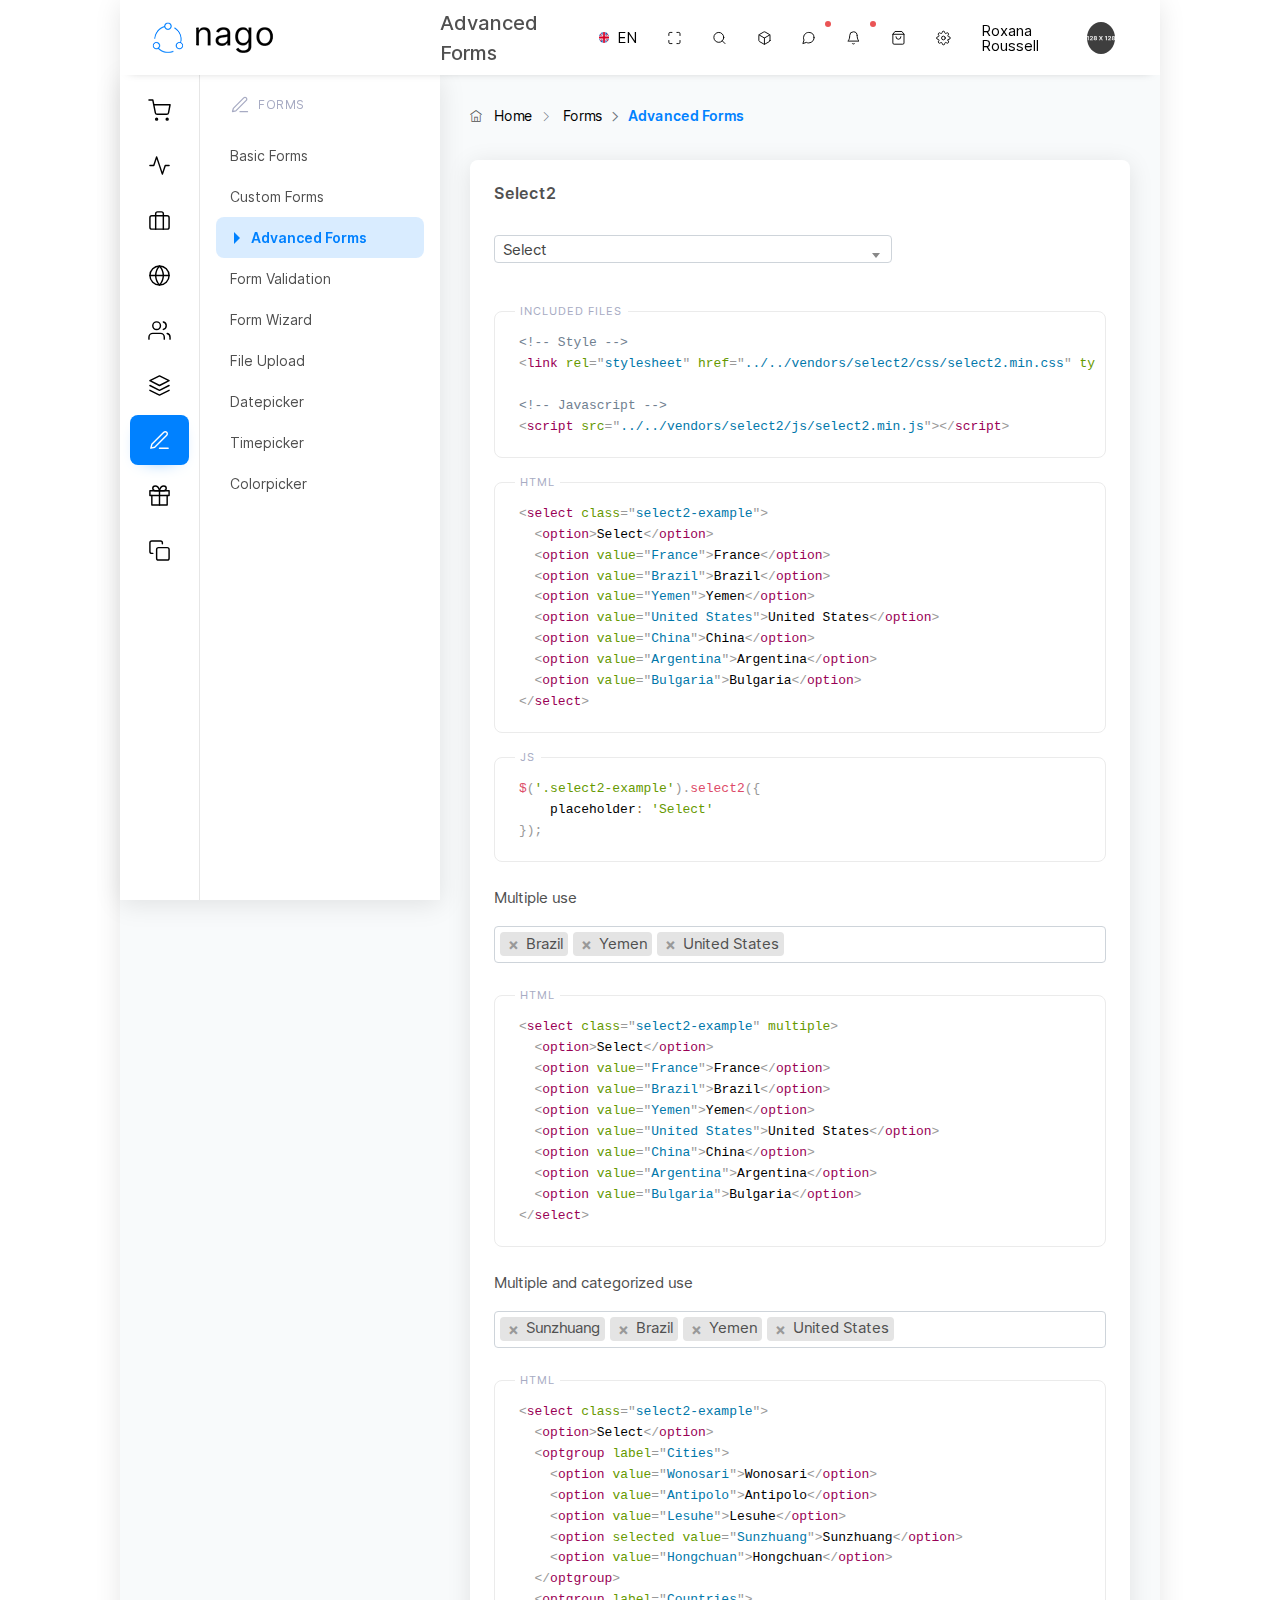
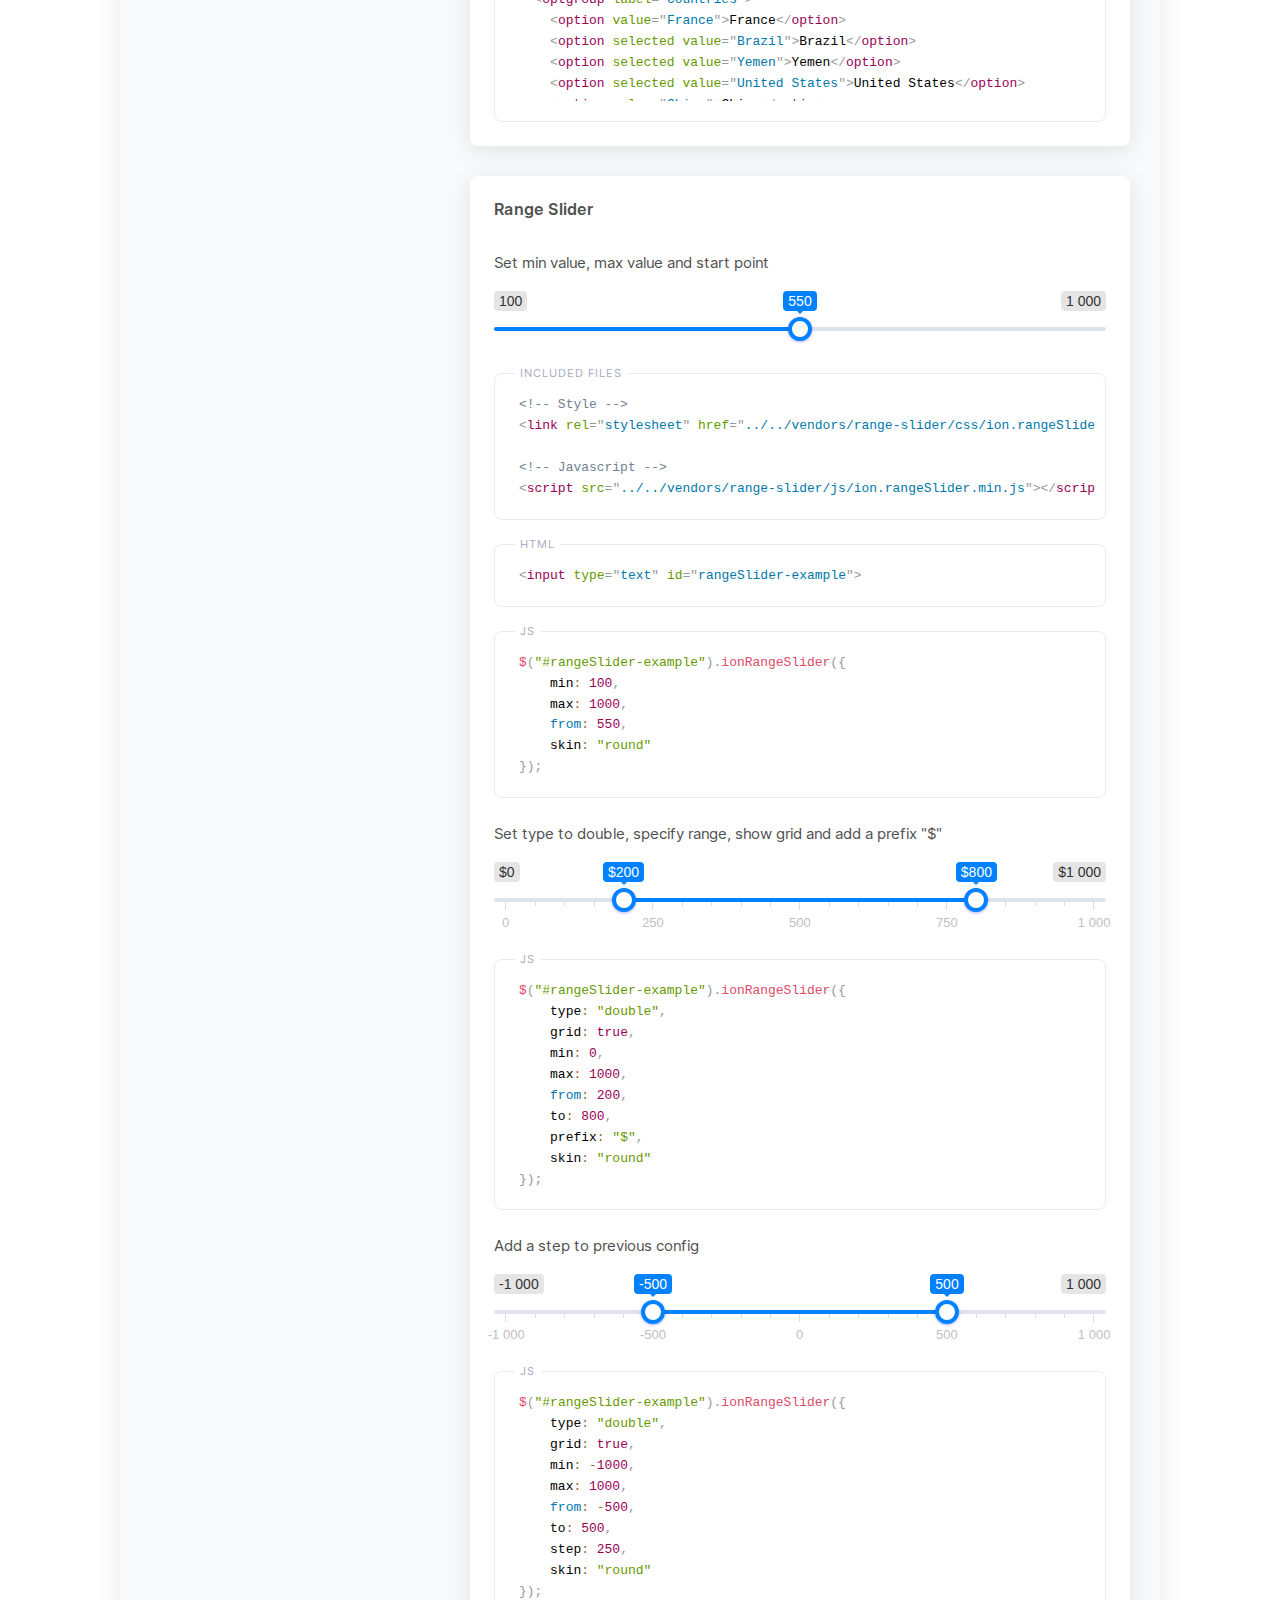
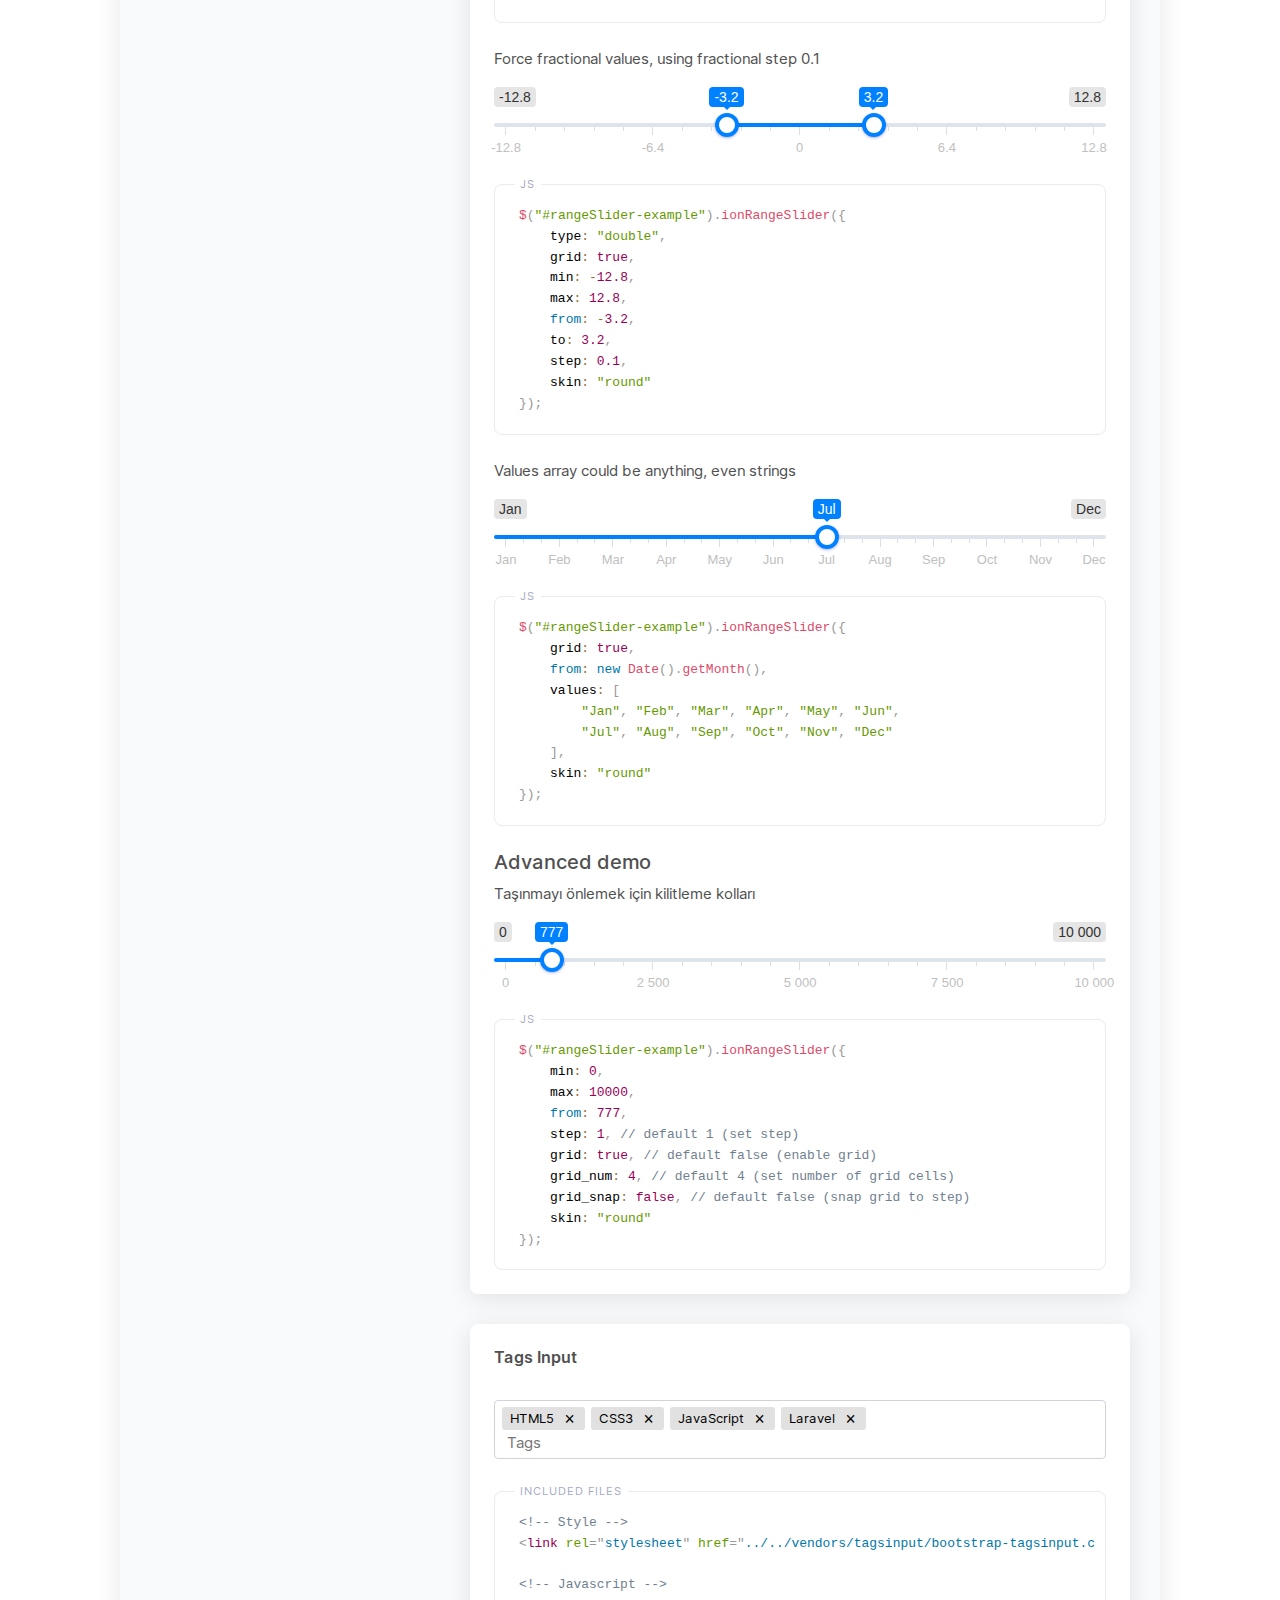
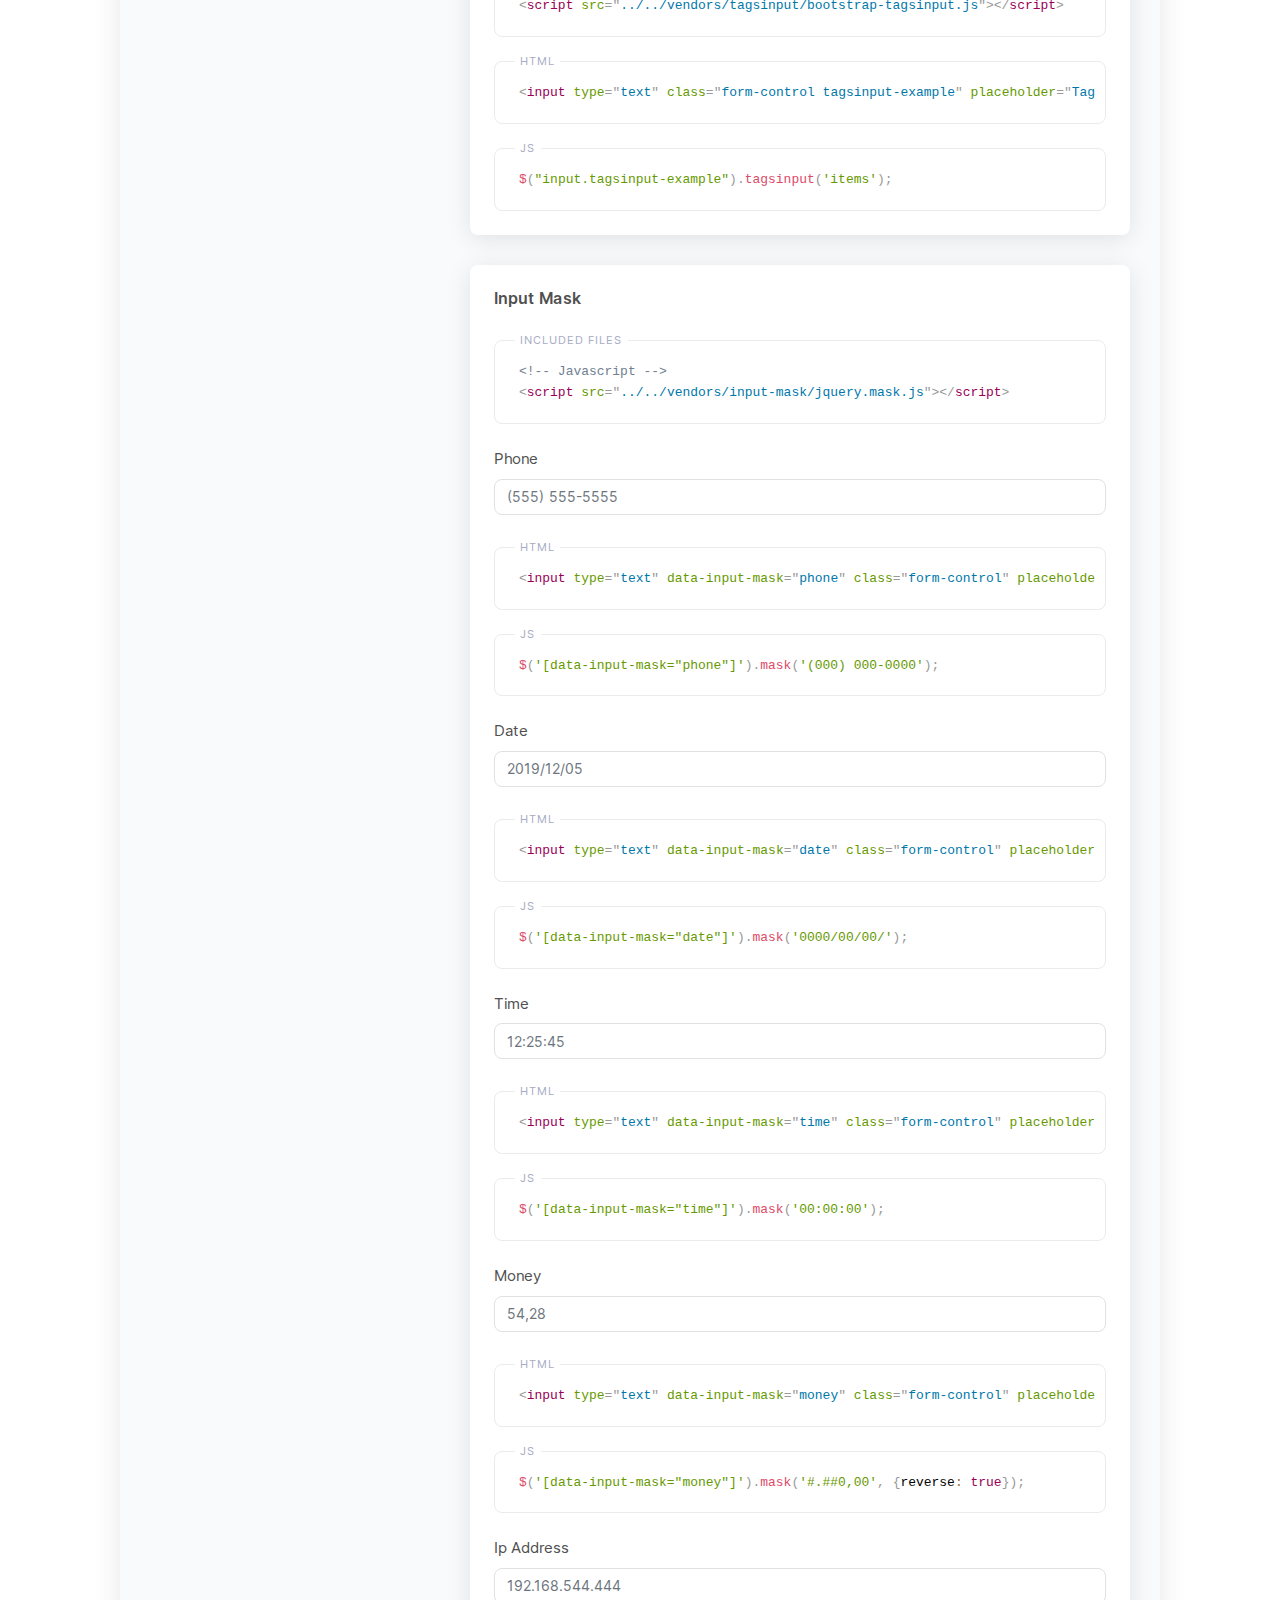
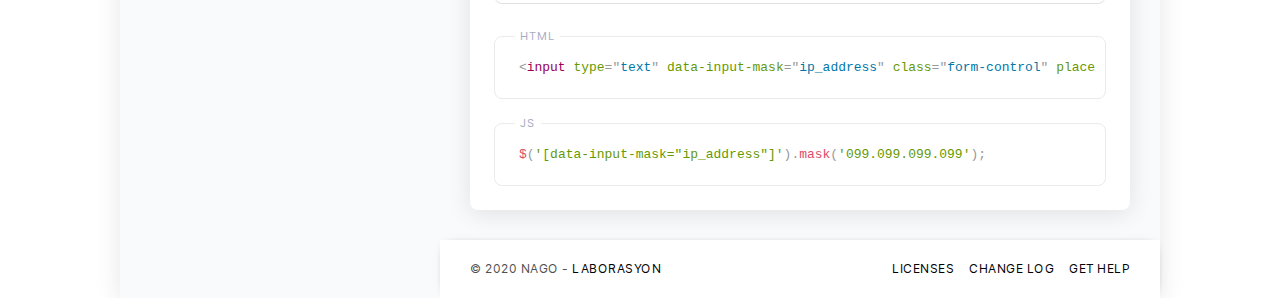
<file: nago/html/boxed-layout/advanced-forms.html>
<!doctype html>
<html lang="en">
<head>
    <meta charset="UTF-8">
    <meta name="viewport" content="width=device-width, initial-scale=1">
    <meta http-equiv="X-UA-Compatible" content="ie=edge">
    <title>Nago - Admin & Dashboard HTML Template</title>

    <!-- Favicon -->
    <link rel="shortcut icon" href="../../assets/media/image/favicon.png"/>

    <!-- Plugin styles -->
    <link rel="stylesheet" href="../../vendors/bundle.css" type="text/css">

        <!-- Select2 -->
    <link rel="stylesheet" href="../../vendors/select2/css/select2.min.css" type="text/css">

    <!-- Range slider -->
    <link rel="stylesheet" href="../../vendors/range-slider/css/ion.rangeSlider.min.css" type="text/css">

    <!-- Tagsinput -->
    <link rel="stylesheet" href="../../vendors/tagsinput/bootstrap-tagsinput.css" type="text/css">

    <!-- Prism -->
    <link rel="stylesheet" href="../../vendors/prism/prism.css" type="text/css">

    <!-- App styles -->
    <link rel="stylesheet" href="../../assets/css/app.min.css" type="text/css">
</head>
<body  class="boxed-layout">

<!-- begin::preloader-->
<div class="preloader">
    <div class="preloader-icon"></div>
</div>
<!-- end::preloader -->

<!-- BEGIN: Sidebar Group -->
<div class="sidebar-group">

    <!-- BEGIN: User Menu -->
    <div class="sidebar" id="user-menu">
        <div class="py-4 text-center" data-backround-image="../../assets/media/image/image1.jpg">
            <figure class="avatar avatar-lg mb-3 border-0">
                <img src="../../assets/media/image/user/women_avatar1.jpg" class="rounded-circle" alt="image">
            </figure>
            <h5 class="d-flex align-items-center justify-content-center">Roxana Roussell</h5>
            <div>
                Balance: <strong>$500</strong>
            </div>
        </div>
        <div class="card mb-0 card-body shadow-none">
            <div class="mb-4">
                <div class="list-group list-group-flush">
                    <a href="profile.html" class="list-group-item p-l-r-0">Profile</a>
                    <a href="#" class="list-group-item p-l-r-0 d-flex">Followers</a>
                    <a href="mail.html" class="list-group-item p-l-r-0 d-flex">
                        Inbox <span class="badge badge-danger ml-auto">2</span>
                    </a>
                    <a href="#" class="list-group-item p-l-r-0">Billing</a>
                    <a href="#" class="list-group-item p-l-r-0" data-sidebar-target="#settings">Settings</a>
                    <a href="login.html" class="list-group-item p-l-r-0 text-danger" data-sidebar-target="#settings">Sign Out!</a>
                </div>
            </div>
            <div class="mb-4">
                <h6 class="d-flex justify-content-between">
                    Completed Tasks
                    <span class="float-right">%68</span>
                </h6>
                <div class="progress" style="height:5px;">
                    <div class="progress-bar bg-secondary" role="progressbar" style="width: 68%;"
                         aria-valuenow="68"
                         aria-valuemin="0" aria-valuemax="100"></div>
                </div>
            </div>
            <div class="mb-4">
                <h6 class="d-flex justify-content-between">
                    Storage
                    <span>%25</span>
                </h6>
                <div class="progress" style="height: 5px;">
                    <div class="progress-bar bg-info" role="progressbar" style="width: 40%;" aria-valuenow="40"
                         aria-valuemin="0" aria-valuemax="100"></div>
                </div>
            </div>
            <div class="mb-4">
                <h6>About</h6>
                <p class="text-muted mb-0">I love reading, traveling and discovering new things. You need to be happy in
                    life.</p>
            </div>
            <div class="mb-4">
                <h6>City</h6>
                <p class="text-muted mb-0">Germany / Berlin</p>
            </div>
            <div class="mb-4">
                <h6>Social Links</h6>
                <ul class="list-inline">
                    <li class="list-inline-item">
                        <a href="#" class="btn btn-sm btn-floating btn-facebook">
                            <i class="fa fa-facebook"></i>
                        </a>
                    </li>
                    <li class="list-inline-item">
                        <a href="#" class="btn btn-sm btn-floating btn-twitter">
                            <i class="fa fa-twitter"></i>
                        </a>
                    </li>
                    <li class="list-inline-item">
                        <a href="#" class="btn btn-sm btn-floating btn-dribbble">
                            <i class="fa fa-dribbble"></i>
                        </a>
                    </li>
                    <li class="list-inline-item">
                        <a href="#" class="btn btn-sm btn-floating btn-whatsapp">
                            <i class="fa fa-whatsapp"></i>
                        </a>
                    </li>
                    <li class="list-inline-item">
                        <a href="#" class="btn btn-sm btn-floating btn-linkedin">
                            <i class="fa fa-linkedin"></i>
                        </a>
                    </li>
                </ul>
            </div>
        </div>
    </div>
    <!-- END: User Menu -->

    <!-- BEGIN: Settings -->
    <div class="sidebar" id="settings">
        <div class="card">
            <div class="card-body">
                <h6 class="card-title">Settings</h6>
                <ul class="list-group list-group-flush">
                    <li class="list-group-item pl-0 pr-0">
                        <div class="custom-control custom-switch">
                            <input type="checkbox" class="custom-control-input" id="customSwitch1" checked>
                            <label class="custom-control-label" for="customSwitch1">Allow notifications.</label>
                        </div>
                    </li>
                    <li class="list-group-item pl-0 pr-0">
                        <div class="custom-control custom-switch">
                            <input type="checkbox" class="custom-control-input" id="customSwitch2">
                            <label class="custom-control-label" for="customSwitch2">Hide user requests</label>
                        </div>
                    </li>
                    <li class="list-group-item pl-0 pr-0">
                        <div class="custom-control custom-switch">
                            <input type="checkbox" class="custom-control-input" id="customSwitch3" checked>
                            <label class="custom-control-label" for="customSwitch3">Speed up demands</label>
                        </div>
                    </li>
                    <li class="list-group-item pl-0 pr-0">
                        <div class="custom-control custom-switch">
                            <input type="checkbox" class="custom-control-input" id="customSwitch4" checked>
                            <label class="custom-control-label" for="customSwitch4">Hide menus</label>
                        </div>
                    </li>
                    <li class="list-group-item pl-0 pr-0">
                        <div class="custom-control custom-switch">
                            <input type="checkbox" class="custom-control-input" id="customSwitch5">
                            <label class="custom-control-label" for="customSwitch5">Remember next visits</label>
                        </div>
                    </li>
                    <li class="list-group-item pl-0 pr-0">
                        <div class="custom-control custom-switch">
                            <input type="checkbox" class="custom-control-input" id="customSwitch6">
                            <label class="custom-control-label" for="customSwitch6">Enable report
                                generation.</label>
                        </div>
                    </li>
                </ul>
            </div>
        </div>
    </div>
    <!-- END: Settings -->

</div>
<!-- END: Sidebar Group -->

<!-- begin::main -->
<div class="layout-wrapper">

    <!-- begin::header -->
    <div class="header d-print-none">

        <div class="header-left">
            <div class="navigation-toggler">
                <a href="#" data-action="navigation-toggler">
                    <i data-feather="menu"></i>
                </a>
            </div>
            <div class="header-logo">
                <a href=index.html>
                    <img class="logo" src="../../assets/media/image/logo.png" alt="logo">
                    <img class="logo-light" src="../../assets/media/image/logo-light.png" alt="light logo">
                </a>
            </div>
        </div>

        <div class="header-body">
            <div class="header-body-left">
                <div class="page-title">
                    <h4>Advanced Forms</h4>
                </div>
            </div>
            <div class="header-body-right">
                <ul class="navbar-nav">

                    <li class="nav-item">
                        <a href="#" title="Language" class="nav-link" data-toggle="dropdown">
                            <img width="18" src="../../assets/media/image/flags/262-united-kingdom.png"
                                 alt="flag"
                                 class="mr-2 rounded" title="United Kingdom"> EN
                        </a>
                        <div class="dropdown-menu">
                            <a href="#" class="dropdown-item">
                                <img width="18" src="../../assets/media/image/flags/003-tanzania.png"
                                     class="mr-2 rounded"
                                     alt="flag">
                                Tanzania
                            </a>
                            <a href="#" class="dropdown-item">
                                <img width="18" src="../../assets/media/image/flags/261-china.png"
                                     class="mr-2 rounded"
                                     alt="flag"> China
                            </a>
                            <a href="#" class="dropdown-item">
                                <img width="18" src="../../assets/media/image/flags/013-tunisia.png"
                                     class="mr-2 rounded"
                                     alt="flag">
                                Tunisia
                            </a>
                            <a href="#" class="dropdown-item">
                                <img width="18" src="../../assets/media/image/flags/044-spain.png"
                                     class="mr-2 rounded"
                                     alt="flag"> Spain
                            </a>
                        </div>
                    </li>

                    <!-- begin::header fullscreen -->
                    <li class="nav-item dropdown">
                        <a href="#" class="nav-link" title="Fullscreen" data-toggle="fullscreen">
                            <i class="maximize" data-feather="maximize"></i>
                            <i class="minimize" data-feather="minimize"></i>
                        </a>
                    </li>
                    <!-- end::header fullscreen -->

                    <!-- begin::header search -->
                    <li class="nav-item">
                        <a href="#" class="nav-link" title="Search" data-toggle="dropdown">
                            <i data-feather="search"></i>
                        </a>
                        <div class="dropdown-menu p-2 dropdown-menu-right">
                            <form>
                                <div class="input-group">
                                    <input type="text" class="form-control" placeholder="Search">
                                    <div class="input-group-prepend">
                                        <button class="btn" type="button">
                                            <i data-feather="search"></i>
                                        </button>
                                    </div>
                                </div>
                            </form>
                        </div>
                    </li>
                    <!-- end::header search -->

                    <!-- begin::apps -->
                    <li class="nav-item dropdown">
                        <a href="#" class="nav-link" title="Apps" data-toggle="dropdown">
                            <i data-feather="box"></i>
                        </a>
                        <div class="dropdown-menu dropdown-menu-right dropdown-menu-big">
                            <div class="bg-dark p-4 text-center d-flex justify-content-between">
                                <h5 class="mb-0">Apps</h5>
                            </div>
                            <div class="p-3">
                                <div class="row row-xs">
                                    <div class="col-6">
                                        <a href="chat.html">
                                            <div class="border-radius-1 text-center mb-3">
                                                <figure class="avatar avatar-lg border-0">
                                                <span class="avatar-title bg-primary text-white rounded-circle">
                                                    <i class="width-30 height-30" data-feather="message-circle"></i>
                                                </span>
                                                </figure>
                                                <div class="mt-2">Chat</div>
                                            </div>
                                        </a>
                                    </div>
                                    <div class="col-6">
                                        <a href="mail.html">
                                            <div class="border-radius-1 text-center mb-3">
                                                <figure class="avatar avatar-lg border-0">
                                                <span class="avatar-title bg-secondary text-white rounded-circle">
                                                    <i class="width-30 height-30" data-feather="mail"></i>
                                                </span>
                                                </figure>
                                                <div class="mt-2">Mail</div>
                                            </div>
                                        </a>
                                    </div>
                                    <div class="col-6">
                                        <a href="todo-list.html">
                                            <div class="border-radius-1 text-center">
                                                <figure class="avatar avatar-lg border-0">
                                                <span class="avatar-title bg-info text-white rounded-circle">
                                                    <i class="width-30 height-30" data-feather="check-circle"></i>
                                                </span>
                                                </figure>
                                                <div class="mt-2">Todo List</div>
                                            </div>
                                        </a>
                                    </div>
                                    <div class="col-6">
                                        <a href="file-manager.html">
                                            <div class="border-radius-1 text-center">
                                                <figure class="avatar avatar-lg border-0">
                                                <span class="avatar-title bg-warning text-white rounded-circle">
                                                    <i class="width-30 height-30" data-feather="file"></i>
                                                </span>
                                                </figure>
                                                <div class="mt-2">File Manager</div>
                                            </div>
                                        </a>
                                    </div>
                                </div>
                            </div>
                        </div>
                    </li>
                    <!-- end::apps -->

                    <!-- begin::header messages dropdown -->
                    <li class="nav-item dropdown">
                        <a href="#" class="nav-link nav-link-notify" title="Chats" data-toggle="dropdown">
                            <i data-feather="message-circle"></i>
                        </a>
                        <div class="dropdown-menu dropdown-menu-right dropdown-menu-big">
                            <div class="bg-dark p-4 text-center d-flex justify-content-between align-items-center">
                                <h5 class="mb-0">Chats</h5>
                                <small class="opacity-7">2 unread chats</small>
                            </div>
                            <div>
                                <ul class="list-group list-group-flush">
                                    <li>
                                        <a href="#" class="list-group-item d-flex align-items-center hide-show-toggler">
                                            <div>
                                                <figure class="avatar mr-2">
                                                    <img src="../../assets/media/image/user/man_avatar1.jpg"
                                                         class="rounded-circle" alt="user">
                                                </figure>
                                            </div>
                                            <div class="flex-grow-1">
                                                <p class="mb-0 line-height-20 d-flex justify-content-between">
                                                    Herbie Pallatina
                                                    <i title="Mark as read" data-toggle="tooltip"
                                                       class="hide-show-toggler-item fa fa-circle-o font-size-11"></i>
                                                </p>
                                                <div class="small text-muted">
                                                    <span class="mr-2">02:30 PM</span>
                                                    <span>Have you madimage</span>
                                                </div>
                                            </div>
                                        </a>
                                    </li>
                                    <li>
                                        <a href="#"
                                           class="list-group-item d-flex align-items-center hide-show-toggler">
                                            <div>
                                                <figure class="avatar mr-2">
                                                    <img src="../../assets/media/image/user/women_avatar5.jpg"
                                                         class="rounded-circle" alt="user">
                                                </figure>
                                            </div>
                                            <div class="flex-grow-1">
                                                <p class="mb-0 line-height-20 d-flex justify-content-between">
                                                    Andrei Miners
                                                    <i title="Mark as read" data-toggle="tooltip"
                                                       class="hide-show-toggler-item fa fa-circle-o font-size-11"></i>
                                                </p>
                                                <div class="small text-muted">
                                                    <span class="mr-2">08:36 PM</span>
                                                    <span>I have a meetinimage</span>
                                                </div>
                                            </div>
                                        </a>
                                    </li>
                                    <li class="text-divider small pb-2 pl-3 pt-3">
                                        <span>Old chats</span>
                                    </li>
                                    <li>
                                        <a href="#"
                                           class="list-group-item d-flex align-items-center hide-show-toggler">
                                            <div>
                                                <figure class="avatar mr-2">
                                                    <img src="../../assets/media/image/user/man_avatar3.jpg"
                                                         class="rounded-circle" alt="user">
                                                </figure>
                                            </div>
                                            <div class="flex-grow-1">
                                                <p class="mb-0 line-height-20 d-flex justify-content-between">
                                                    Kevin added
                                                    <i title="Mark as unread" data-toggle="tooltip"
                                                       class="hide-show-toggler-item fa fa-check font-size-11"></i>
                                                </p>
                                                <div class="small text-muted">
                                                    <span class="mr-2">11:09 PM</span>
                                                    <span>Have you madimage</span>
                                                </div>
                                            </div>
                                        </a>
                                    </li>
                                    <li>
                                        <a href="#" class="list-group-item d-flex align-items-center hide-show-toggler">
                                            <div>
                                                <figure class="avatar mr-2">
                                                    <img src="../../assets/media/image/user/man_avatar2.jpg"
                                                         class="rounded-circle" alt="user">
                                                </figure>
                                            </div>
                                            <div class="flex-grow-1">
                                                <p class="mb-0 line-height-20 d-flex justify-content-between">
                                                    Eugenio Carnelley
                                                    <i title="Mark as unread" data-toggle="tooltip"
                                                       class="hide-show-toggler-item fa fa-check font-size-11"></i>
                                                </p>
                                                <div class="small text-muted">
                                                    <span class="mr-2">Yesterday</span>
                                                    <span>I have a meetinimage</span>
                                                </div>
                                            </div>
                                        </a>
                                    </li>
                                    <li>
                                        <a href="#"
                                           class="list-group-item d-flex align-items-center hide-show-toggler">
                                            <div>
                                                <figure class="avatar mr-2">
                                                    <img src="../../assets/media/image/user/women_avatar1.jpg"
                                                         class="rounded-circle" alt="user">
                                                </figure>
                                            </div>
                                            <div class="flex-grow-1">
                                                <p class="mb-0 line-height-20 d-flex justify-content-between">
                                                    Neely Ferdinand
                                                    <i title="Mark as unread" data-toggle="tooltip"
                                                       class="hide-show-toggler-item fa fa-check font-size-11"></i>
                                                </p>
                                                <div class="small text-muted">
                                                    <span class="mr-2">Yesterday</span>
                                                    <span>I have a meetinimage</span>
                                                </div>
                                            </div>
                                        </a>
                                    </li>
                                </ul>
                            </div>
                            <div class="p-2 text-right border-top">
                                <ul class="list-inline small">
                                    <li class="list-inline-item mb-0">
                                        <a href="#">Mark All Read</a>
                                    </li>
                                </ul>
                            </div>
                        </div>
                    </li>
                    <!-- end::header messages dropdown -->

                    <!-- begin::header notification dropdown -->
                    <li class="nav-item dropdown">
                        <a href="#" class="nav-link nav-link-notify" title="Notifications" data-toggle="dropdown">
                            <i data-feather="bell"></i>
                        </a>
                        <div class="dropdown-menu dropdown-menu-right dropdown-menu-big">
                            <div class="bg-dark p-4 text-center d-flex justify-content-between align-items-center">
                                <h5 class="mb-0">Notifications</h5>
                                <small class="opacity-7">1 unread notifications</small>
                            </div>
                            <div>
                                <ul class="list-group list-group-flush">
                                    <li>
                                        <a href="#" class="list-group-item d-flex align-items-center hide-show-toggler">
                                            <div>
                                                <figure class="avatar mr-2">
                                                <span
                                                    class="avatar-title bg-success-bright text-success rounded-circle">
                                                    <i class="ti-user"></i>
                                                </span>
                                                </figure>
                                            </div>
                                            <div class="flex-grow-1">
                                                <p class="mb-0 line-height-20 d-flex justify-content-between">
                                                    New customer registered
                                                    <i title="Mark as read" data-toggle="tooltip"
                                                       class="hide-show-toggler-item fa fa-circle-o font-size-11"></i>
                                                </p>
                                                <span class="text-muted small">20 min ago</span>
                                            </div>
                                        </a>
                                    </li>
                                    <li class="text-divider small pb-2 pl-3 pt-3">
                                        <span>Old notifications</span>
                                    </li>
                                    <li>
                                        <a href="#" class="list-group-item d-flex align-items-center hide-show-toggler">
                                            <div>
                                                <figure class="avatar mr-2">
                                                <span
                                                    class="avatar-title bg-warning-bright text-warning rounded-circle">
                                                    <i class="ti-package"></i>
                                                </span>
                                                </figure>
                                            </div>
                                            <div class="flex-grow-1">
                                                <p class="mb-0 line-height-20 d-flex justify-content-between">
                                                    New Order Recieved
                                                    <i title="Mark as unread" data-toggle="tooltip"
                                                       class="hide-show-toggler-item fa fa-check font-size-11"></i>
                                                </p>
                                                <span class="text-muted small">45 sec ago</span>
                                            </div>
                                        </a>
                                    </li>
                                    <li>
                                        <a href="#"
                                           class="list-group-item d-flex align-items-center hide-show-toggler">
                                            <div>
                                                <figure class="avatar mr-2">
                                                <span class="avatar-title bg-danger-bright text-danger rounded-circle">
                                                    <i class="ti-server"></i>
                                                </span>
                                                </figure>
                                            </div>
                                            <div class="flex-grow-1">
                                                <p class="mb-0 line-height-20 d-flex justify-content-between">
                                                    Server Limit Reached!
                                                    <i title="Mark as unread" data-toggle="tooltip"
                                                       class="hide-show-toggler-item fa fa-check font-size-11"></i>
                                                </p>
                                                <span class="text-muted small">55 sec ago</span>
                                            </div>
                                        </a>
                                    </li>
                                    <li>
                                        <a href="#"
                                           class="list-group-item d-flex align-items-center hide-show-toggler">
                                            <div>
                                                <figure class="avatar mr-2">
                                                <span class="avatar-title bg-info-bright text-info rounded-circle">
                                                    <i class="ti-layers"></i>
                                                </span>
                                                </figure>
                                            </div>
                                            <div class="flex-grow-1">
                                                <p class="mb-0 line-height-20 d-flex align-items-center justify-content-between">
                                                    Apps are ready for update
                                                    <i title="Mark as unread" data-toggle="tooltip"
                                                       class="hide-show-toggler-item fa fa-check font-size-11"></i>
                                                </p>
                                                <span class="text-muted small">Yesterday</span>
                                            </div>
                                        </a>
                                    </li>
                                </ul>
                            </div>
                            <div class="p-2 text-right border-top">
                                <ul class="list-inline small">
                                    <li class="list-inline-item mb-0">
                                        <a href="#">Mark All Read</a>
                                    </li>
                                </ul>
                            </div>
                        </div>
                    </li>
                    <!-- end::header notification dropdown -->

                    <!-- BEGIN: Cart -->
                    <li class="nav-item">
                        <a href="#" title="Cart" class="nav-link" data-toggle="dropdown">
                            <i data-feather="shopping-bag"></i>
                        </a>
                        <div class="dropdown-menu dropdown-menu-right dropdown-menu-big">
                            <div class="bg-dark p-4 text-center d-flex justify-content-between align-items-center">
                                <h5 class="mb-0">Cart</h5>
                                <small class="opacity-7">3 products</small>
                            </div>
                            <div>
                                <div class="list-group list-group-flush">
                                    <a href="#" class="p-3 list-group-item d-flex">
                                        <div>
                                            <figure class="avatar mr-3">
                                                <img src="../../assets/media/image/products/product6.png"
                                                     alt="Canon 4000D 18-55 MM">
                                            </figure>
                                        </div>
                                        <div class="flex-grow-1">
                                            <p class="mb-0 line-height-20 d-flex justify-content-between">
                                                Canon 4000D 18-55 MM
                                                <i title="Close" data-toggle="tooltip"
                                                   class="hide-show-toggler-item ti-close"></i>
                                            </p>
                                            <span class="text-muted small">1 X $1,200</span>
                                        </div>
                                    </a>
                                    <a href="#" class="p-3 list-group-item d-flex">
                                        <div>
                                            <figure class="avatar mr-3">
                                                <img src="../../assets/media/image/products/product3.png"
                                                     alt="pineapple">
                                            </figure>
                                        </div>
                                        <div class="flex-grow-1">
                                            <p class="mb-0 line-height-20 d-flex justify-content-between">
                                                Snopy SN-BT96 Pretty
                                                <i title="Close" data-toggle="tooltip"
                                                   class="hide-show-toggler-item ti-close"></i>
                                            </p>
                                            <span class="text-muted small">1 X $250</span>
                                        </div>
                                    </a>
                                    <a href="#" class="p-3 list-group-item d-flex">
                                        <div>
                                            <figure class="avatar mr-3">
                                                <img src="../../assets/media/image/products/product7.png"
                                                     class="rounded" alt="pineapple">
                                            </figure>
                                        </div>
                                        <div class="flex-grow-1">
                                            <p class="mb-0 line-height-20 d-flex justify-content-between">
                                                Lenovo Tab E10 TB-X104F 32GB
                                                <i title="Close" data-toggle="tooltip"
                                                   class="hide-show-toggler-item ti-close"></i>
                                            </p>
                                            <span class="text-muted small">2 X $100</span>
                                        </div>
                                    </a>
                                </div>
                            </div>
                            <div class="p-3 border-top text-right">
                                <p class="d-flex justify-content-between align-items-center mb-2">
                                    <span>Sub Total</span>
                                    <span>$1,650</span>
                                </p>
                                <p class="d-flex justify-content-between align-items-center mb-2">
                                    <span>Taxes</span>
                                    <span>$15</span>
                                </p>
                                <p class="d-flex justify-content-between align-items-center mb-2 font-weight-bold">
                                    <span>Total</span>
                                    <span>$1,675</span>
                                </p>
                                <button class="btn btn-primary btn-block mt-2">
                                    Order and Payment <i class="ti-arrow-right ml-2"></i>
                                </button>
                            </div>
                        </div>
                    </li>
                    <!-- END: Cart -->

                    <!-- begin::settings -->
                    <li class="nav-item dropdown">
                        <a href="#" class="nav-link" title="Settings" data-sidebar-target="#settings">
                            <i data-feather="settings"></i>
                        </a>
                    </li>
                    <!-- end::settings -->

                    <!-- begin::user menu -->
                    <li class="nav-item dropdown">
                        <a href="#" class="nav-link" title="User menu" data-sidebar-target="#user-menu">
                            <span class="mr-2 d-sm-inline d-none">Roxana Roussell</span>
                            <figure class="avatar avatar-sm">
                                <img src="../../assets/media/image/user/women_avatar1.jpg" class="rounded-circle"
                                     alt="avatar">
                            </figure>
                        </a>
                    </li>
                    <!-- end::user menu -->

                </ul>

                <!-- begin::mobile header toggler -->
                <ul class="navbar-nav d-flex align-items-center">
                    <li class="nav-item header-toggler">
                        <a href="#" class="nav-link">
                            <i data-feather="arrow-down"></i>
                        </a>
                    </li>
                </ul>
                <!-- end::mobile header toggler -->
            </div>
        </div>

    </div>
    <!-- end::header -->

    <div class="content-wrapper">

        <!-- begin::navigation -->
        <div class="navigation">
            <div class="navigation-menu-tab">
                <ul>
                    <li>
                        <a href="#" data-toggle="tooltip" data-placement="right" title="Ecommerce"
                           data-nav-target="#ecommerce">
                            <i data-feather="shopping-cart"></i>
                        </a>
                    </li>
                    <li>
                        <a href="#" data-toggle="tooltip" data-placement="right" title="Analytics"
                           data-nav-target="#analytics">
                            <i data-feather="activity"></i>
                        </a>
                    </li>
                    <li>
                        <a href="#" data-toggle="tooltip" data-placement="right" title="Projects"
                           data-nav-target="#projects">
                            <i data-feather="briefcase"></i>
                        </a>
                    </li>
                    <li>
                        <a href="#" data-toggle="tooltip"
                           data-placement="right" title="Apps" data-nav-target="#apps">
                            <i data-feather="globe"></i>
                        </a>
                    </li>
                    <li>
                        <a href="#" data-toggle="tooltip" data-placement="right" title="User"
                           data-nav-target="#user">
                            <i data-feather="users"></i>
                        </a>
                    </li>
                    <li>
                        <a href="#" data-toggle="tooltip"
                           data-placement="right" title="Components"
                           data-nav-target="#components">
                            <i data-feather="layers"></i>
                        </a>
                    </li>
                    <li>
                        <a href="#" data-toggle="tooltip"
                           data-placement="right" title="Forms"
                           data-nav-target="#forms">
                            <i data-feather="edit-3"></i>
                        </a>
                    </li>
                    <li>
                        <a href="#" data-toggle="tooltip"
                           data-placement="right" title="Plugins"
                           data-nav-target="#plugins">
                            <i data-feather="gift"></i>
                        </a>
                    </li>
                    <li>
                        <a href="#" data-toggle="tooltip"
                           data-placement="right" title="Pages" data-nav-target="#pages">
                            <i data-feather="copy"></i>
                        </a>
                    </li>
                </ul>
            </div>
            <div class="navigation-menu-body">
                <div class="navigation-menu-group">
                    <div id="ecommerce">
                        <ul>
                            <li class="navigation-divider d-flex align-items-center">
                                <i class="mr-2" data-feather="shopping-cart"></i> E-commerce
                            </li>
                            <li>
                                <a  href="ecommerce-dashboard.html">Dashboard</a></li>
                            <li>
                                <a  href="orders.html">Orders</a></li>
                            <li>
                                <a  href="product-list.html">Product List</a></li>
                            <li>
                                <a  href="product-grid.html">Product Grid</a></li>
                            <li>
                                <a  href="product-detail.html">Product Detail</a></li>
                            <li class="navigation-divider">Summary</li>
                            <li>
                                <a href="#" class="d-flex align-items-start">
                                    <div>
                                        <figure class="avatar mr-3">
                                <span class="avatar-title bg-warning rounded">
                                    <i class="ti-bar-chart-alt"></i>
                                </span>
                                        </figure>
                                    </div>
                                    <div>
                                        <h6>Total Orders</h6>
                                        <h4 class="mb-0 font-weight-bold">$50.958</h4>
                                    </div>
                                </a>
                            </li>
                            <li>
                                <a href="#" class="d-flex align-items-start">
                                    <div>
                                        <figure class="avatar mr-3">
                                <span class="avatar-title bg-success rounded">
                                    <i class="ti-trash"></i>
                                </span>
                                        </figure>
                                    </div>
                                    <div>
                                        <h6>New Products</h6>
                                        <h4 class="mb-0">100</h4>
                                    </div>
                                </a>
                            </li>
                            <li>
                                <a href="#" class="d-flex align-items-start">
                                    <div>
                                        <figure class="avatar mr-3">
                                <span class="avatar-title bg-danger rounded">
                                    <i class="ti-reload"></i>
                                </span>
                                        </figure>
                                    </div>
                                    <div>
                                        <h6>Refund</h6>
                                        <h4 class="mb-0">5.301</h4>
                                    </div>
                                </a>
                            </li>
                        </ul>
                    </div>
                    <div id="analytics">
                        <ul>
                            <li class="navigation-divider d-flex align-items-center">
                                <i class="mr-2" data-feather="activity"></i> Analytics
                            </li>
                            <li>
                                <a  href="analytics-dashboard.html">Dashboard</a></li>
                            <li>
                                <a  href="customers.html">Customers</a></li>
                            <li class="navigation-divider">Summary</li>
                            <li>
                                <a href="#" class="d-flex align-items-start">
                                    <div>
                                        <figure class="avatar mr-2">
                                <span class="avatar-title bg-warning rounded-circle">
                                    <i class="ti-bar-chart-alt"></i>
                                </span>
                                        </figure>
                                    </div>
                                    <div>
                                        <h6 class="mb-0">Total Sales</h6>
                                        <p class="text-muted mb-0 small">This Mounth</p>
                                        <h4 class="mb-0">$50.958</h4>
                                    </div>
                                </a>
                            </li>
                            <li>
                                <a href="#" class="d-flex align-items-start">
                                    <div>
                                        <figure class="avatar mr-2">
                                <span class="avatar-title bg-success rounded-circle">
                                    <i class="ti-world"></i>
                                </span>
                                        </figure>
                                    </div>
                                    <div>
                                        <h6 class="mb-0">Projects</h6>
                                        <p class="text-muted mb-0 small">Today</p>
                                        <h4 class="mb-0">35</h4>
                                    </div>
                                </a>
                            </li>
                            <li>
                                <a href="#" class="d-flex align-items-start">
                                    <div>
                                        <figure class="avatar mr-2">
                                <span class="avatar-title bg-info rounded-circle">
                                    <i class="ti-user"></i>
                                </span>
                                        </figure>
                                    </div>
                                    <div>
                                        <h6 class="mb-0">Total Visitor</h6>
                                        <p class="text-muted mb-0 small">Today</p>
                                        <h4 class="mb-0">5.301</h4>
                                    </div>
                                </a>
                            </li>
                        </ul>
                    </div>
                    <div id="projects">
                        <ul>
                            <li class="navigation-divider d-flex align-items-center">
                                <i class="mr-2" data-feather="briefcase"></i> Projects
                            </li>
                            <li>
                                <a  href="projects-dashboard.html">Dashboard</a></li>
                            <li>
                                <a  href="project-list.html">Project List</a></li>
                            <li>
                                <a  href="project-grid.html">Project Grid</a></li>
                            <li>
                                <a  href="project-detail.html">Project Detail</a></li>
                            <li>
                                <a  href="clients.html">Clients</a></li>
                            <li class="navigation-divider">Summary</li>
                            <li>
                                <a href="#" class="d-flex align-items-start">
                                    <div>
                                        <figure class="avatar mr-2">
                                <span class="avatar-title bg-warning rounded-circle">
                                    <i class="ti-bar-chart-alt"></i>
                                </span>
                                        </figure>
                                    </div>
                                    <div>
                                        <h6 class="mb-0">Total Sales</h6>
                                        <p class="text-muted mb-0 small">This Mounth</p>
                                        <h4 class="mb-0">$50.958</h4>
                                    </div>
                                </a>
                            </li>
                            <li>
                                <a href="#" class="d-flex align-items-start">
                                    <div>
                                        <figure class="avatar mr-2">
                                <span class="avatar-title bg-success rounded-circle">
                                    <i class="ti-world"></i>
                                </span>
                                        </figure>
                                    </div>
                                    <div>
                                        <h6 class="mb-0">Projects</h6>
                                        <p class="text-muted mb-0 small">Today</p>
                                        <h4 class="mb-0">35</h4>
                                    </div>
                                </a>
                            </li>
                            <li>
                                <a href="#" class="d-flex align-items-start">
                                    <div>
                                        <figure class="avatar mr-2">
                                <span class="avatar-title bg-info rounded-circle">
                                    <i class="ti-user"></i>
                                </span>
                                        </figure>
                                    </div>
                                    <div>
                                        <h6 class="mb-0">Total Visitor</h6>
                                        <p class="text-muted mb-0 small">Today</p>
                                        <h4 class="mb-0">5.301</h4>
                                    </div>
                                </a>
                            </li>
                        </ul>
                    </div>
                    <div id="apps">
                        <ul>
                            <li class="navigation-divider d-flex align-items-center">
                                <i class="mr-2" data-feather="globe"></i> Apps
                            </li>
                            <li>
                                <a  href="chat.html">
                                    <span>Chat</span>
                                    <span class="badge badge-danger">5</span>
                                </a>
                            </li>
                            <li>
                                <a  href="mail.html">
                                    <span>Mail</span>
                                </a>
                            </li>
                            <li>
                                <a  href="todo-list.html">
                                    <span>Todo List</span>
                                    <span class="badge badge-warning">2</span>
                                </a>
                            </li>
                            <li>
                                <a  href="file-manager.html">
                                    <span>File Manager</span>
                                </a>
                            </li>
                            <li>
                                <a  href="calendar.html">
                                    <span>Calendar</span>
                                </a>
                            </li>
                            <li>
                                <a  href="gallery.html">
                                    <span>Gallery</span>
                                </a>
                            </li>
                            <li>
                                <a  href="invoice.html">Invoice</a></li>
                            <li class="navigation-divider">Recent Contacts</li>
                            <li>
                                <div class="list-group list-group-flush">
                                    <a href="#" class="list-group-item d-flex align-items-center">
                                        <div>
                                            <div class="avatar avatar-sm m-r-10">
                                                <img src="../../assets/media/image/user/man_avatar1.jpg"
                                                     class="rounded-circle" alt="image">
                                            </div>
                                        </div>
                                        <span>Valentine Maton</span>
                                    </a>
                                    <a href="#" class="list-group-item d-flex align-items-center">
                                        <div>
                                            <div class="avatar avatar-sm m-r-10">
                                                <img src="../../assets/media/image/user/women_avatar2.jpg"
                                                     class="rounded-circle" alt="image">
                                            </div>
                                        </div>
                                        <span>Holmes Cherryman</span>
                                    </a>
                                    <a href="#" class="list-group-item d-flex align-items-center">
                                        <div>
                                            <div class="avatar avatar-sm m-r-10">
                                                <img src="../../assets/media/image/user/women_avatar4.jpg"
                                                     class="rounded-circle" alt="image">
                                            </div>
                                        </div>
                                        <span>Kenneth Hune</span>
                                    </a>
                                    <a href="#" class="list-group-item d-flex align-items-center">
                                        <div>
                                            <div class="avatar avatar-sm m-r-10">
                                                <img src="../../assets/media/image/user/women_avatar3.jpg"
                                                     class="rounded-circle" alt="image">
                                            </div>
                                        </div>
                                        <span>Holmes Cherryman</span>
                                    </a>
                                    <a href="#" class="list-group-item d-flex align-items-center">
                                        <div>
                                            <div class="avatar avatar-sm m-r-10">
                                                <img src="../../assets/media/image/user/women_avatar5.jpg"
                                                     class="rounded-circle" alt="image">
                                            </div>
                                        </div>
                                        <span>Kenneth Hune</span>
                                    </a>
                                </div>
                            </li>
                        </ul>
                    </div>
                    <div id="user">
                        <ul>
                            <li class="navigation-divider d-flex align-items-center">
                                <i class="mr-2" data-feather="users"></i> User
                            </li>
                            <li>
                                <a  href="profile.html">Profile</a></li>
                            <li>
                                <a  href="user-list.html">User List</a></li>
                            <li>
                                <a  href="user-edit.html">User Edit</a></li>
                            <li><a href="login.html" target="_blank">Login</a></li>
                            <li><a href="register.html" target="_blank">Register</a></li>
                            <li><a href="recovery-password.html" target="_blank">Recovery Password</a>
                            </li>
                            <li><a href="lock-screen.html" target="_blank">Lock Screen</a></li>
                            <li class="navigation-divider">Followers</li>
                            <li>
                                <div class="avatar-group ml-4">
                                    <figure class="avatar avatar-sm">
                                        <a href="#" title="Krisha McAlees" data-toggle="tooltip">
                                            <img src="../../assets/media/image/user/women_avatar4.jpg" class="rounded-circle"
                                                 alt="avatar">
                                        </a>
                                    </figure>
                                    <figure class="avatar avatar-sm">
                                        <a href="#" title="Rozella Baskerfield" data-toggle="tooltip">
                                            <span class="avatar-title bg-info rounded-circle">R</span>
                                        </a>
                                    </figure>
                                    <figure class="avatar avatar-sm">
                                        <a href="#" title="Hilton Dew" data-toggle="tooltip">
                                            <img src="../../assets/media/image/user/man_avatar3.jpg" class="rounded-circle"
                                                 alt="avatar">
                                        </a>
                                    </figure>
                                    <figure class="avatar avatar-sm">
                                        <a href="#" title="Mellie Smittoune" data-toggle="tooltip">
                                            <img src="../../assets/media/image/user/man_avatar1.jpg" class="rounded-circle"
                                                 alt="avatar">
                                        </a>
                                    </figure>
                                    <figure class="avatar avatar-sm">
                                        <a href="#" title="Avery Hampshire" data-toggle="tooltip">
                                            <span class="avatar-title bg-warning rounded-circle">A</span>
                                        </a>
                                    </figure>
                                    <figure class="avatar avatar-sm">
                                        <a href="#" title="Krisha McAlees" data-toggle="tooltip">
                                            <img src="../../assets/media/image/user/women_avatar2.jpg" class="rounded-circle"
                                                 alt="avatar">
                                        </a>
                                    </figure>
                                    <figure class="avatar avatar-sm">
                                        <a href="#" title="Rozella Baskerfield" data-toggle="tooltip">
                                            <span class="avatar-title bg-success rounded-circle">R</span>
                                        </a>
                                    </figure>
                                    <figure class="avatar avatar-sm">
                                        <a href="#" title="Other" data-toggle="tooltip">
                                            <span class="avatar-title bg-dark rounded-circle">+5</span>
                                        </a>
                                    </figure>
                                </div>
                            </li>
                            <li class="navigation-divider">Following</li>
                            <li>
                                <div class="avatar-group ml-4">
                                    <figure class="avatar avatar-sm">
                                        <a href="#" title="Krisha McAlees" data-toggle="tooltip">
                                            <img src="../../assets/media/image/user/women_avatar5.jpg" class="rounded-circle"
                                                 alt="avatar">
                                        </a>
                                    </figure>
                                    <figure class="avatar avatar-sm">
                                        <a href="#" title="Darby Croci" data-toggle="tooltip">
                                            <span class="avatar-title bg-danger rounded-circle">D</span>
                                        </a>
                                    </figure>
                                    <figure class="avatar avatar-sm">
                                        <a href="#" title="Hilton Dew" data-toggle="tooltip">
                                            <img src="../../assets/media/image/user/man_avatar5.jpg" class="rounded-circle"
                                                 alt="avatar">
                                        </a>
                                    </figure>
                                    <figure class="avatar avatar-sm">
                                        <a href="#" title="Mellie Smittoune" data-toggle="tooltip">
                                            <img src="../../assets/media/image/user/man_avatar2.jpg" class="rounded-circle"
                                                 alt="avatar">
                                        </a>
                                    </figure>
                                    <figure class="avatar avatar-sm">
                                        <a href="#" title="Mahalia Lemme" data-toggle="tooltip">
                                            <span class="avatar-title bg-secondary rounded-circle">M</span>
                                        </a>
                                    </figure>
                                </div>
                            </li>
                        </ul>
                    </div>
                    <div id="components">
                        <ul>
                            <li class="navigation-divider d-flex align-items-center">
                                <i class="mr-2" data-feather="layers"></i> Components
                            </li>
                            <li>
                                <a href="#">Basic Components</a>
                                <ul>
                                    <li>
                                        <a  href="alert.html">Alerts</a></li>
                                    <li>
                                        <a  href="accordion.html">Accordion</a></li>
                                    <li>
                                        <a  href="buttons.html">Buttons</a></li>
                                    <li>
                                        <a  href="dropdown.html">Dropdown</a></li>
                                    <li>
                                        <a  href="list-group.html">List Group</a></li>
                                    <li>
                                        <a  href="pagination.html">Pagination</a></li>
                                    <li>
                                        <a  href="typography.html">Typography</a></li>
                                    <li>
                                        <a  href="media-object.html">Media Object</a>
                                    </li>
                                    <li>
                                        <a  href="progress.html">Progress</a></li>
                                    <li>
                                        <a  href="modal.html">Modal</a></li>
                                    <li>
                                        <a  href="spinners.html">Spinners</a></li>
                                    <li>
                                        <a  href="navs.html">Navs</a></li>
                                    <li>
                                        <a  href="tab.html">Tab</a></li>
                                    <li>
                                        <a  href="tooltip.html">Tooltip</a></li>
                                    <li>
                                        <a  href="popovers.html">Popovers</a></li>
                                </ul>
                            </li>
                            <li>
                                <a href="#">Cards</a>
                                <ul>
                                    <li>
                                        <a  href="basic-cards.html">Basic Cards </a></li>
                                    <li>
                                        <a  href="image-cards.html">Image Cards </a></li>
                                    <li>
                                        <a  href="scroll-cards.html">Scroll Cards </a></li>
                                    <li>
                                        <a  href="other-cards.html">Others Cards</a></li>
                                </ul>
                            </li>
                            <li>
                                <a href="#">Tables</a>
                                <ul>
                                    <li>
                                        <a  href="basic-tables.html">Basic Tables</a></li>
                                    <li>
                                        <a  href="dataTable.html">Datatable</a></li>
                                    <li>
                                        <a  href="responsive-tables.html">Responsive Tables</a>
                                    </li>
                                </ul>
                            </li>
                            <li>
                                <a href="#">Charts</a>
                                <ul>
                                    <li>
                                        <a  href="apexchart.html">Apex Chart</a></li>
                                    <li>
                                        <a  href="chartjs.html">Chartjs</a></li>
                                    <li>
                                        <a  href="justgage.html">Justgage</a></li>
                                    <li>
                                        <a  href="morsis.html">Morsis</a></li>
                                    <li>
                                        <a  href="peity.html">Peity</a></li>
                                </ul>
                            </li>
                            <li>
                                <a href="#">Maps</a>
                                <ul>
                                    <li>
                                        <a  href="google-map.html">Google Map</a></li>
                                    <li>
                                        <a  href="vector-map.html">Vector Map</a></li>
                                </ul>
                            </li>
                            <li>
                                <a  href="avatar.html">Avatar</a></li>
                            <li>
                                <a  href="icons.html">Icons</a></li>
                            <li>
                                <a  href="colors.html">Colors</a></li>
                        </ul>
                    </div>
                    <div id="forms">
                        <ul>
                            <li class="navigation-divider d-flex align-items-center">
                                <i class="mr-2" data-feather="edit-3"></i> Forms
                            </li>
                            <li>
                                <a  href="basic-forms.html">Basic Forms</a></li>
                            <li>
                                <a  href="custom-forms.html">Custom Forms</a></li>
                            <li>
                                <a  class="active"
                                    href="advanced-forms.html">Advanced Forms</a></li>
                            <li>
                                <a  href="form-validation.html">Form Validation</a></li>
                            <li>
                                <a  href="form-wizard.html">Form Wizard</a></li>
                            <li>
                                <a  href="file-upload.html">File Upload</a></li>
                            <li>
                                <a  href="datepicker.html">Datepicker</a></li>
                            <li>
                                <a  href="timepicker.html">Timepicker</a></li>
                            <li>
                                <a  href="colorpicker.html">Colorpicker</a></li>
                        </ul>
                    </div>
                    <div id="plugins">
                        <ul>
                            <li class="navigation-divider d-flex align-items-center">
                                <i class="mr-2" data-feather="gift"></i> Plugins
                            </li>
                            <li>
                                <a  href="sweet-alert.html">Sweet Alert</a></li>
                            <li>
                                <a  href="lightbox.html">Lightbox</a></li>
                            <li>
                                <a  href="toast.html">Toast</a></li>
                            <li>
                                <a  href="tour.html">Tour</a></li>
                            <li>
                                <a  href="slick-slide.html">Slick Slide</a></li>
                            <li>
                                <a  href="nestable.html">Nestable</a></li>
                        </ul>
                    </div>
                    <div id="pages">
                        <ul>
                            <li class="navigation-divider d-flex align-items-center">
                                <i class="mr-2" data-feather="copy"></i> Pages
                            </li>
                            <li>
                                <a  href="timeline.html">Timeline</a></li>
                            <li>
                                <a  href="pricing-table.html">Pricing Table</a></li>

                            <li>
                                <a  href="pricing-table-2.html">Pricing Table 2</a></li>
                            <li>
                                <a  href="search-result.html">Search Result</a></li>
                            <li>
                                <a  href="mailing.html">Mailing</a></li>
                            <li>
                                <a href="#">Error Pages</a>
                                <ul>
                                    <li><a href="404.html" target="_blank">404</a></li>
                                    <li><a href="503.html" target="_blank">503</a></li>
                                    <li><a href="mean-at-work.html" target="_blank">Mean at
                                            Work</a></li>
                                </ul>
                            </li>
                            <li>
                                <a  href="blank-page.html">Blank Page</a>
                            </li>
                            <li>
                                <a href="#">Menu Level</a>
                                <ul>
                                    <li>
                                        <a href="#">Menu Level</a>
                                        <ul>
                                            <li>
                                                <a href="#">Menu Level </a>
                                            </li>
                                        </ul>
                                    </li>
                                </ul>
                            </li>
                        </ul>
                    </div>
                </div>
            </div>
        </div>
        <!-- end::navigation -->

        <div class="content-body">

            <div class="content">

                
    <div class="page-header">
        <nav aria-label="breadcrumb">
            <ol class="breadcrumb">
                <li class="breadcrumb-item">
                    <a href="#">Home</a>
                </li>
                <li class="breadcrumb-item">
                    <a href="#">Forms</a>
                </li>
                <li class="breadcrumb-item active" aria-current="page">Advanced Forms</li>
            </ol>
        </nav>
    </div>

    <div class="row">
        <div class="col-md-12">

            <div class="card">
                <div class="card-body">
                    <h6 class="card-title">Select2</h6>
                    <div class="row">
                        <div class="col-md-8">
                            <div class="form-group">
                                <select class="js-example-basic-single">
                                    <option>Select</option>
                                    <option value="France">France</option>
                                    <option value="Brazil">Brazil</option>
                                    <option value="Yemen">Yemen</option>
                                    <option value="United States">United States</option>
                                    <option value="China">China</option>
                                    <option value="Argentina">Argentina</option>
                                    <option value="Bulgaria">Bulgaria</option>
                                </select>
                            </div>
                        </div>
                    </div>
                    <div data-label="INCLUDED FILES" class="demo-code-preview">
                                <pre><code class="language-html">&lt;!-- Style --&gt;
&lt;link rel="stylesheet" href="../../vendors/select2/css/select2.min.css" type="text/css"&gt;

&lt;!-- Javascript --&gt;
&lt;script src="../../vendors/select2/js/select2.min.js"&gt;&lt;/script&gt;</code></pre>
                    </div>
                    <div data-label="HTML" class="demo-code-preview">
                                <pre><code class="language-html">&lt;select class="select2-example"&gt;
  &lt;option&gt;Select&lt;/option&gt;
  &lt;option value="France"&gt;France&lt;/option&gt;
  &lt;option value="Brazil"&gt;Brazil&lt;/option&gt;
  &lt;option value="Yemen"&gt;Yemen&lt;/option&gt;
  &lt;option value="United States"&gt;United States&lt;/option&gt;
  &lt;option value="China"&gt;China&lt;/option&gt;
  &lt;option value="Argentina"&gt;Argentina&lt;/option&gt;
  &lt;option value="Bulgaria"&gt;Bulgaria&lt;/option&gt;
&lt;/select&gt;</code></pre>
                    </div>
                    <div data-label="JS" class="demo-code-preview">
                                <pre><code class="language-js">$('.select2-example').select2({
    placeholder: 'Select'
});</code></pre>
                    </div>
                    <p>Multiple use</p>
                    <div class="form-group">
                        <select class="js-example-basic-single" multiple>
                            <option>Select</option>
                            <option value="France">France</option>
                            <option selected value="Brazil">Brazil</option>
                            <option selected value="Yemen">Yemen</option>
                            <option selected value="United States">United States</option>
                            <option value="China">China</option>
                            <option value="Argentina">Argentina</option>
                            <option value="Bulgaria">Bulgaria</option>
                        </select>
                    </div>
                    <div data-label="HTML" class="demo-code-preview">
                                <pre><code class="language-html">&lt;select class="select2-example" multiple&gt;
  &lt;option&gt;Select&lt;/option&gt;
  &lt;option value="France"&gt;France&lt;/option&gt;
  &lt;option value="Brazil"&gt;Brazil&lt;/option&gt;
  &lt;option value="Yemen"&gt;Yemen&lt;/option&gt;
  &lt;option value="United States"&gt;United States&lt;/option&gt;
  &lt;option value="China"&gt;China&lt;/option&gt;
  &lt;option value="Argentina"&gt;Argentina&lt;/option&gt;
  &lt;option value="Bulgaria"&gt;Bulgaria&lt;/option&gt;
&lt;/select&gt;</code></pre>
                    </div>
                    <p>Multiple and categorized use</p>
                    <select class="js-example-basic-single" multiple>
                        <option>Select</option>
                        <optgroup label="Cities">
                            <option value="Wonosari">Wonosari</option>
                            <option value="Antipolo">Antipolo</option>
                            <option value="Lesuhe">Lesuhe</option>
                            <option selected value="Sunzhuang">Sunzhuang</option>
                            <option value="Hongchuan">Hongchuan</option>
                        </optgroup>
                        <optgroup label="Countries">
                            <option value="France">France</option>
                            <option selected value="Brazil">Brazil</option>
                            <option selected value="Yemen">Yemen</option>
                            <option selected value="United States">United States</option>
                            <option value="China">China</option>
                            <option value="Argentina">Argentina</option>
                            <option value="Bulgaria">Bulgaria</option>
                        </optgroup>
                    </select>
                    <div data-label="HTML" class="demo-code-preview">
                                <pre><code class="language-html">&lt;select class="select2-example"&gt;
  &lt;option&gt;Select&lt;/option&gt;
  &lt;optgroup label="Cities"&gt;
    &lt;option value="Wonosari"&gt;Wonosari&lt;/option&gt;
    &lt;option value="Antipolo"&gt;Antipolo&lt;/option&gt;
    &lt;option value="Lesuhe"&gt;Lesuhe&lt;/option&gt;
    &lt;option selected value="Sunzhuang"&gt;Sunzhuang&lt;/option&gt;
    &lt;option value="Hongchuan"&gt;Hongchuan&lt;/option&gt;
  &lt;/optgroup&gt;
  &lt;optgroup label="Countries"&gt;
    &lt;option value="France"&gt;France&lt;/option&gt;
    &lt;option selected value="Brazil"&gt;Brazil&lt;/option&gt;
    &lt;option selected value="Yemen"&gt;Yemen&lt;/option&gt;
    &lt;option selected value="United States"&gt;United States&lt;/option&gt;
    &lt;option value="China"&gt;China&lt;/option&gt;
    &lt;option value="Argentina"&gt;Argentina&lt;/option&gt;
    &lt;option value="Bulgaria"&gt;Bulgaria&lt;/option&gt;
  &lt;/optgroup&gt;
&lt;/select&gt;</code></pre>
                    </div>
                </div>
            </div>

            <div class="card">
                <div class="card-body">
                    <h6 class="card-title">Range Slider</h6>
                    <p>Set min value, max value and start point</p>
                    <div class="form-group">
                        <input type="text" id="demo_1">
                    </div>
                    <div data-label="INCLUDED FILES" class="demo-code-preview">
                                <pre><code class="language-html">&lt;!-- Style --&gt;
&lt;link rel="stylesheet" href="../../vendors/range-slider/css/ion.rangeSlider.min.css" type="text/css"&gt;

&lt;!-- Javascript --&gt;
&lt;script src="../../vendors/range-slider/js/ion.rangeSlider.min.js"&gt;&lt;/script&gt;</code></pre>
                    </div>
                    <div data-label="HTML" class="demo-code-preview">
                                    <pre><code
                                            class="language-html">&lt;input type="text" id="rangeSlider-example"&gt;</code></pre>
                    </div>
                    <div data-label="JS" class="demo-code-preview">
                                <pre><code class="language-js">$("#rangeSlider-example").ionRangeSlider({
    min: 100,
    max: 1000,
    from: 550,
    skin: "round"
});</code></pre>
                    </div>
                    <p>Set type to double, specify range, show grid and add a prefix "$"</p>
                    <div class="form-group">
                        <input type="text" id="demo_2">
                    </div>
                    <div data-label="JS" class="demo-code-preview">
                                <pre><code class="language-js">$("#rangeSlider-example").ionRangeSlider({
    type: "double",
    grid: true,
    min: 0,
    max: 1000,
    from: 200,
    to: 800,
    prefix: "$",
    skin: "round"
});</code></pre>
                    </div>
                    <p>Add a step to previous config</p>
                    <div class="form-group">
                        <input type="text" id="demo_3">
                    </div>
                    <div data-label="JS" class="demo-code-preview">
                                <pre><code class="language-js">$("#rangeSlider-example").ionRangeSlider({
    type: "double",
    grid: true,
    min: -1000,
    max: 1000,
    from: -500,
    to: 500,
    step: 250,
    skin: "round"
});</code></pre>
                    </div>
                    <p>Force fractional values, using fractional step 0.1</p>
                    <div class="form-group">
                        <input type="text" id="demo_4">
                    </div>
                    <div data-label="JS" class="demo-code-preview">
                                <pre><code class="language-js">$("#rangeSlider-example").ionRangeSlider({
    type: "double",
    grid: true,
    min: -12.8,
    max: 12.8,
    from: -3.2,
    to: 3.2,
    step: 0.1,
    skin: "round"
});</code></pre>
                    </div>
                    <p>Values array could be anything, even strings</p>
                    <div class="form-group">
                        <input type="text" id="demo_5">
                    </div>
                    <div data-label="JS" class="demo-code-preview">
                                <pre><code class="language-js">$("#rangeSlider-example").ionRangeSlider({
    grid: true,
    from: new Date().getMonth(),
    values: [
        "Jan", "Feb", "Mar", "Apr", "May", "Jun",
        "Jul", "Aug", "Sep", "Oct", "Nov", "Dec"
    ],
    skin: "round"
});</code></pre>
                    </div>
                    <h4>Advanced demo</h4>
                    <p>Taşınmayı önlemek için kilitleme kolları</p>
                    <div class="form-group">
                        <input type="text" id="demo_6">
                    </div>
                    <div data-label="JS" class="demo-code-preview">
                                <pre><code class="language-js">$("#rangeSlider-example").ionRangeSlider({
    min: 0,
    max: 10000,
    from: 777,
    step: 1, // default 1 (set step)
    grid: true, // default false (enable grid)
    grid_num: 4, // default 4 (set number of grid cells)
    grid_snap: false, // default false (snap grid to step)
    skin: "round"
});</code></pre>
                    </div>
                </div>
            </div>

            <div class="card">
                <div class="card-body">
                    <h6 class="card-title">Tags Input</h6>
                    <input type="text" class="form-control tagsinput" placeholder="Tags"
                           value="HTML5, CSS3, JavaScript, Laravel">
                    <div data-label="INCLUDED FILES" class="demo-code-preview">
                                <pre><code class="language-html">&lt;!-- Style --&gt;
&lt;link rel="stylesheet" href="../../vendors/tagsinput/bootstrap-tagsinput.css" type="text/css"&gt;

&lt;!-- Javascript --&gt;
&lt;script src="../../vendors/tagsinput/bootstrap-tagsinput.js"&gt;&lt;/script&gt;</code></pre>
                    </div>
                    <div data-label="HTML" class="demo-code-preview">
                        <pre><code class="language-html">&lt;input type="text" class="form-control tagsinput-example" placeholder="Tags" value="HTML5, CSS3, JavaScript, Laravel"&gt;</code></pre>
                    </div>
                    <div data-label="JS" class="demo-code-preview">
                                    <pre><code
                                            class="language-js">$("input.tagsinput-example").tagsinput('items');</code></pre>
                    </div>
                </div>
            </div>

            <div class="card">
                <div class="card-body">
                    <h6 class="card-title">Input Mask</h6>
                    <div data-label="INCLUDED FILES" class="demo-code-preview">
                                <pre><code class="language-html">&lt;!-- Javascript --&gt;
&lt;script src="../../vendors/input-mask/jquery.mask.js"&gt;&lt;/script&gt;</code></pre>
                    </div>
                    <div class="form-group">
                        <label>Phone</label>
                        <input type="text" data-input-mask="phone" class="form-control"
                               placeholder="(555) 555-5555">
                    </div>
                    <div data-label="HTML" class="demo-code-preview">
                        <pre><code class="language-html">&lt;input type="text" data-input-mask="phone" class="form-control" placeholder="(555) 555-5555"&gt;</code></pre>
                    </div>
                    <div data-label="JS" class="demo-code-preview">
                                <pre><code
                                        class="language-js">$('[data-input-mask="phone"]').mask('(000) 000-0000');</code></pre>
                    </div>
                    <div class="form-group">
                        <label>Date</label>
                        <input type="text" data-input-mask="date" class="form-control"
                               placeholder="2019/12/05">
                    </div>
                    <div data-label="HTML" class="demo-code-preview">
                        <pre><code class="language-html">&lt;input type="text" data-input-mask="date" class="form-control" placeholder="2019/12/05"&gt;</code></pre>
                    </div>
                    <div data-label="JS" class="demo-code-preview">
                                    <pre><code
                                            class="language-js">$('[data-input-mask="date"]').mask('0000/00/00/');</code></pre>
                    </div>
                    <div class="form-group">
                        <label>Time</label>
                        <input type="text" data-input-mask="time" class="form-control"
                               placeholder="12:25:45">
                    </div>
                    <div data-label="HTML" class="demo-code-preview">
                        <pre><code class="language-html">&lt;input type="text" data-input-mask="time" class="form-control" placeholder="00:00:00"&gt;</code></pre>
                    </div>
                    <div data-label="JS" class="demo-code-preview">
                                    <pre><code
                                            class="language-js">$('[data-input-mask="time"]').mask('00:00:00');</code></pre>
                    </div>
                    <div class="form-group">
                        <label>Money</label>
                        <input type="text" data-input-mask="money" class="form-control" placeholder="54,28">
                    </div>
                    <div data-label="HTML" class="demo-code-preview">
                        <pre><code class="language-html">&lt;input type="text" data-input-mask="money" class="form-control" placeholder="54,28"&gt;</code></pre>
                    </div>
                    <div data-label="JS" class="demo-code-preview">
                        <pre><code class="language-js">$('[data-input-mask="money"]').mask('#.##0,00', {reverse: true});</code></pre>
                    </div>
                    <div class="form-group">
                        <label>Ip Address</label>
                        <input type="text" data-input-mask="ip_address" class="form-control"
                               placeholder="192.168.544.444">
                    </div>
                    <div data-label="HTML" class="demo-code-preview">
                        <pre><code class="language-html">&lt;input type="text" data-input-mask="ip_address" class="form-control" placeholder="192.168.544.444"&gt;</code></pre>
                    </div>
                    <div data-label="JS" class="demo-code-preview">
                        <pre><code class="language-js">$('[data-input-mask="ip_address"]').mask('099.099.099.099');</code></pre>
                    </div>
                </div>
            </div>

        </div>
    </div>


            </div>

            <!-- begin::footer -->
            <footer class="content-footer">
                <div>© 2020 Nago - <a href="http://laborasyon.com" target="_blank">Laborasyon</a></div>
                <div>
                    <nav class="nav">
                        <a href="https://themeforest.net/licenses/standard" class="nav-link">Licenses</a>
                        <a href="#" class="nav-link">Change Log</a>
                        <a href="#" class="nav-link">Get Help</a>
                    </nav>
                </div>
            </footer>
            <!-- end::footer -->

        </div>

    </div>

</div>
<!-- end::main -->

<!-- Plugin scripts -->
<script src="../../vendors/bundle.js"></script>

    <!-- Select2 -->
    <script src="../../vendors/select2/js/select2.min.js"></script>
    <script src="../../assets/js/examples/select2.js"></script>

    <!-- Range slider -->
    <script src="../../vendors/range-slider/js/ion.rangeSlider.min.js"></script>
    <script src="../../assets/js/examples/range-slider.js"></script>

    <!-- Input mask -->
    <script src="../../vendors/input-mask/jquery.mask.js"></script>
    <script src="../../assets/js/examples/input-mask.js"></script>

    <!-- Tagsinput -->
    <script src="../../vendors/tagsinput/bootstrap-tagsinput.js"></script>
    <script src="../../assets/js/examples/tagsinput.js"></script>

    <!-- Prism -->
    <script src="../../vendors/prism/prism.js"></script>

<!-- App scripts -->
<script src="../../assets/js/app.min.js"></script>

</body>
</html>
</file>
<file: nago/vendors/prism/prism.css>
/* PrismJS 1.17.1
https://prismjs.com/download.html#themes=prism&languages=markup+css+clike+javascript */
/**
 * prism.js default theme for JavaScript, CSS and HTML
 * Based on dabblet (http://dabblet.com)
 * @author Lea Verou
 */

code[class*="language-"],
pre[class*="language-"] {
	color: black;
	background: none;
	text-shadow: 0 1px white;
	font-family: Consolas, Monaco, 'Andale Mono', 'Ubuntu Mono', monospace;
	font-size: 1em;
	text-align: left;
	white-space: pre;
	word-spacing: normal;
	word-break: normal;
	word-wrap: normal;
	line-height: 1.5;

	-moz-tab-size: 4;
	-o-tab-size: 4;
	tab-size: 4;

	-webkit-hyphens: none;
	-moz-hyphens: none;
	-ms-hyphens: none;
	hyphens: none;
}

pre[class*="language-"]::-moz-selection, pre[class*="language-"] ::-moz-selection,
code[class*="language-"]::-moz-selection, code[class*="language-"] ::-moz-selection {
	text-shadow: none;
	background: #b3d4fc;
}

pre[class*="language-"]::selection, pre[class*="language-"] ::selection,
code[class*="language-"]::selection, code[class*="language-"] ::selection {
	text-shadow: none;
	background: #b3d4fc;
}

@media print {
	code[class*="language-"],
	pre[class*="language-"] {
		text-shadow: none;
	}
}

/* Code blocks */
pre[class*="language-"] {
	padding: 1em;
	margin: .5em 0;
	overflow: auto;
}

:not(pre) > code[class*="language-"],
pre[class*="language-"] {
	background: #f5f2f0;
}

/* Inline code */
:not(pre) > code[class*="language-"] {
	padding: .1em;
	border-radius: .3em;
	white-space: normal;
}

.token.comment,
.token.prolog,
.token.doctype,
.token.cdata {
	color: slategray;
}

.token.punctuation {
	color: #999;
}

.namespace {
	opacity: .7;
}

.token.property,
.token.tag,
.token.boolean,
.token.number,
.token.constant,
.token.symbol,
.token.deleted {
	color: #905;
}

.token.selector,
.token.attr-name,
.token.string,
.token.char,
.token.builtin,
.token.inserted {
	color: #690;
}

.token.operator,
.token.entity,
.token.url,
.language-css .token.string,
.style .token.string {
	color: #9a6e3a;
	background: hsla(0, 0%, 100%, .5);
}

.token.atrule,
.token.attr-value,
.token.keyword {
	color: #07a;
}

.token.function,
.token.class-name {
	color: #DD4A68;
}

.token.regex,
.token.important,
.token.variable {
	color: #e90;
}

.token.important,
.token.bold {
	font-weight: bold;
}
.token.italic {
	font-style: italic;
}

.token.entity {
	cursor: help;
}
</file>
<file: nago/assets/css/work.css>
.mobile-container {
  display: flex;
  justify-content: center;
  align-items: center;

  height: 100vh;

  position: relative;
}

#page-main {
  width: 100%;
  max-width: 1080px;

  padding: 20px;
  border: 1px solid;
}

/* PageA styles */

input[type="radio"]:checked + .selector {
  background-color: lightblue;
}

.selector {
  background-color: #fff;

  cursor: pointer;

  display: flex;
  justify-content: space-around;
  align-items: center;

}

.selector-img {
  width: 100px;
  height: 100px;
  display: block;
  object-fit: cover;
 }

.selector-content {
  flex: 1;
  display: flex;
  flex-direction: column;
}

.selector-content-title {
  /* margin: 0;
  margin-bottom: 10px; */
}

.border-radius-round {
  border-radius: 100px !important;
}

.upload-xls-btn {
  border-width: 3px;
  font-weight: 500;
}

/* End PageA Styles */

/* PageB styles */
.dynamic-dark-region {
  background-color: rgba(0,0,0,0.4);
  padding: 10px;
  margin: -10px;
}

/* End  PageB styles */

.text-center {
  text-align: center !important;
}
</file>
<file: nago/vendors/datepicker/daterangepicker.css>
.daterangepicker{position:absolute;color:inherit;background-color:#fff;border-radius:4px;border:1px solid #ddd;width:278px;max-width:none;padding:0;margin-top:7px;top:100px;left:20px;z-index:3001;display:none;font-family:arial;font-size:15px;line-height:1em}.daterangepicker:after,.daterangepicker:before{position:absolute;display:inline-block;content:''}.daterangepicker:before{top:-7px;border-right:7px solid transparent;border-left:7px solid transparent;border-bottom:7px solid #ccc}.daterangepicker:after{top:-6px;border-right:6px solid transparent;border-bottom:6px solid #fff;border-left:6px solid transparent}.daterangepicker.opensleft:before{right:9px}.daterangepicker.opensleft:after{right:10px}.daterangepicker.openscenter:after,.daterangepicker.openscenter:before{left:0;right:0;width:0;margin-left:auto;margin-right:auto}.daterangepicker.opensright:before{left:9px}.daterangepicker.opensright:after{left:10px}.daterangepicker.drop-up{margin-top:-7px}.daterangepicker.drop-up:before{top:initial;bottom:-7px;border-bottom:initial;border-top:7px solid #ccc}.daterangepicker.drop-up:after{top:initial;bottom:-6px;border-bottom:initial;border-top:6px solid #fff}.daterangepicker.single .daterangepicker .ranges,.daterangepicker.single .drp-calendar{float:none}.daterangepicker.single .drp-selected{display:none}.daterangepicker.show-calendar .drp-buttons,.daterangepicker.show-calendar .drp-calendar{display:block}.daterangepicker.auto-apply .drp-buttons{display:none}.daterangepicker .drp-calendar{display:none;max-width:270px}.daterangepicker .drp-calendar.left{padding:8px 0 8px 8px}.daterangepicker .drp-calendar.right{padding:8px}.daterangepicker .drp-calendar.single .calendar-table{border:none}.daterangepicker .calendar-table .next span,.daterangepicker .calendar-table .prev span{color:#fff;border:solid #000;border-width:0 2px 2px 0;border-radius:0;display:inline-block;padding:3px}.daterangepicker .calendar-table .next span{transform:rotate(-45deg);-webkit-transform:rotate(-45deg)}.daterangepicker .calendar-table .prev span{transform:rotate(135deg);-webkit-transform:rotate(135deg)}.daterangepicker .calendar-table td,.daterangepicker .calendar-table th{text-align:center;vertical-align:middle;min-width:32px;width:32px;height:24px;line-height:24px;font-size:12px;border-radius:4px;border:1px solid transparent;white-space:nowrap;cursor:pointer}.daterangepicker .calendar-table{border:1px solid #fff;border-radius:4px;background-color:#fff}.daterangepicker .calendar-table table{width:100%;margin:0;border-spacing:0;border-collapse:collapse}.daterangepicker td.available:hover,.daterangepicker th.available:hover{background-color:#eee;border-color:transparent;color:inherit}.daterangepicker td.week,.daterangepicker th.week{font-size:80%;color:#ccc}.daterangepicker td.off,.daterangepicker td.off.end-date,.daterangepicker td.off.in-range,.daterangepicker td.off.start-date{background-color:#fff;border-color:transparent;color:#999}.daterangepicker td.in-range{background-color:#ebf4f8;border-color:transparent;color:#000;border-radius:0}.daterangepicker td.start-date{border-radius:4px 0 0 4px}.daterangepicker td.end-date{border-radius:0 4px 4px 0}.daterangepicker td.start-date.end-date{border-radius:4px}.daterangepicker td.active,.daterangepicker td.active:hover{background-color:#357ebd;border-color:transparent;color:#fff}.daterangepicker th.month{width:auto}.daterangepicker option.disabled,.daterangepicker td.disabled{color:#999;cursor:not-allowed;text-decoration:line-through}.daterangepicker select.monthselect,.daterangepicker select.yearselect{font-size:12px;padding:1px;height:auto;margin:0;cursor:default}.daterangepicker select.monthselect{margin-right:2%;width:56%}.daterangepicker select.yearselect{width:40%}.daterangepicker select.ampmselect,.daterangepicker select.hourselect,.daterangepicker select.minuteselect,.daterangepicker select.secondselect{width:50px;margin:0 auto;background:#eee;border:1px solid #eee;padding:2px;outline:0;font-size:12px}.daterangepicker .calendar-time{text-align:center;margin:4px auto 0;line-height:30px;position:relative}.daterangepicker .calendar-time select.disabled{color:#ccc;cursor:not-allowed}.daterangepicker .drp-buttons{clear:both;text-align:right;padding:8px;border-top:1px solid #ddd;display:none;line-height:12px;vertical-align:middle}.daterangepicker .drp-selected{display:inline-block;font-size:12px;padding-right:8px}.daterangepicker .drp-buttons .btn{margin-left:8px;font-size:12px;font-weight:700;padding:4px 8px}.daterangepicker.show-ranges .drp-calendar.left{border-left:1px solid #ddd}.daterangepicker .ranges{float:none;text-align:left;margin:0}.daterangepicker.show-calendar .ranges{margin-top:8px}.daterangepicker .ranges ul{list-style:none;margin:0 auto;padding:0;width:100%}.daterangepicker .ranges li{font-size:12px;padding:8px 12px;cursor:pointer}.daterangepicker .ranges li:hover{background-color:#eee}.daterangepicker .ranges li.active{background-color:#08c;color:#fff}@media (min-width:564px){.daterangepicker.ltr .drp-calendar.right .calendar-table,.daterangepicker.rtl .drp-calendar.left .calendar-table{border-left:none;border-top-left-radius:0;border-bottom-left-radius:0}.daterangepicker.ltr .drp-calendar.left .calendar-table,.daterangepicker.rtl .drp-calendar.right .calendar-table{border-right:none;border-top-right-radius:0;border-bottom-right-radius:0}.daterangepicker{width:auto}.daterangepicker .ranges ul{width:140px}.daterangepicker.single .ranges ul{width:100%}.daterangepicker.single .drp-calendar.left{clear:none}.daterangepicker.single.ltr .drp-calendar,.daterangepicker.single.ltr .ranges{float:left}.daterangepicker.single.rtl .drp-calendar,.daterangepicker.single.rtl .ranges{float:right}.daterangepicker.ltr{direction:ltr;text-align:left}.daterangepicker.ltr .drp-calendar.left{clear:left;margin-right:0}.daterangepicker.ltr .drp-calendar.left .calendar-table{padding-right:8px}.daterangepicker.ltr .drp-calendar.right{margin-left:0}.daterangepicker.ltr .drp-calendar,.daterangepicker.ltr .ranges{float:left}.daterangepicker.rtl{direction:rtl;text-align:right}.daterangepicker.rtl .drp-calendar.left{clear:right;margin-left:0}.daterangepicker.rtl .drp-calendar.left .calendar-table{padding-left:12px}.daterangepicker.rtl .drp-calendar.right{margin-right:0}.daterangepicker.rtl .drp-calendar,.daterangepicker.rtl .ranges{text-align:right;float:right}}@media (min-width:730px){.daterangepicker .ranges{width:auto}.daterangepicker.ltr .ranges{float:left}.daterangepicker.rtl .ranges{float:right}.daterangepicker .drp-calendar.left{clear:none!important}}
</file>
